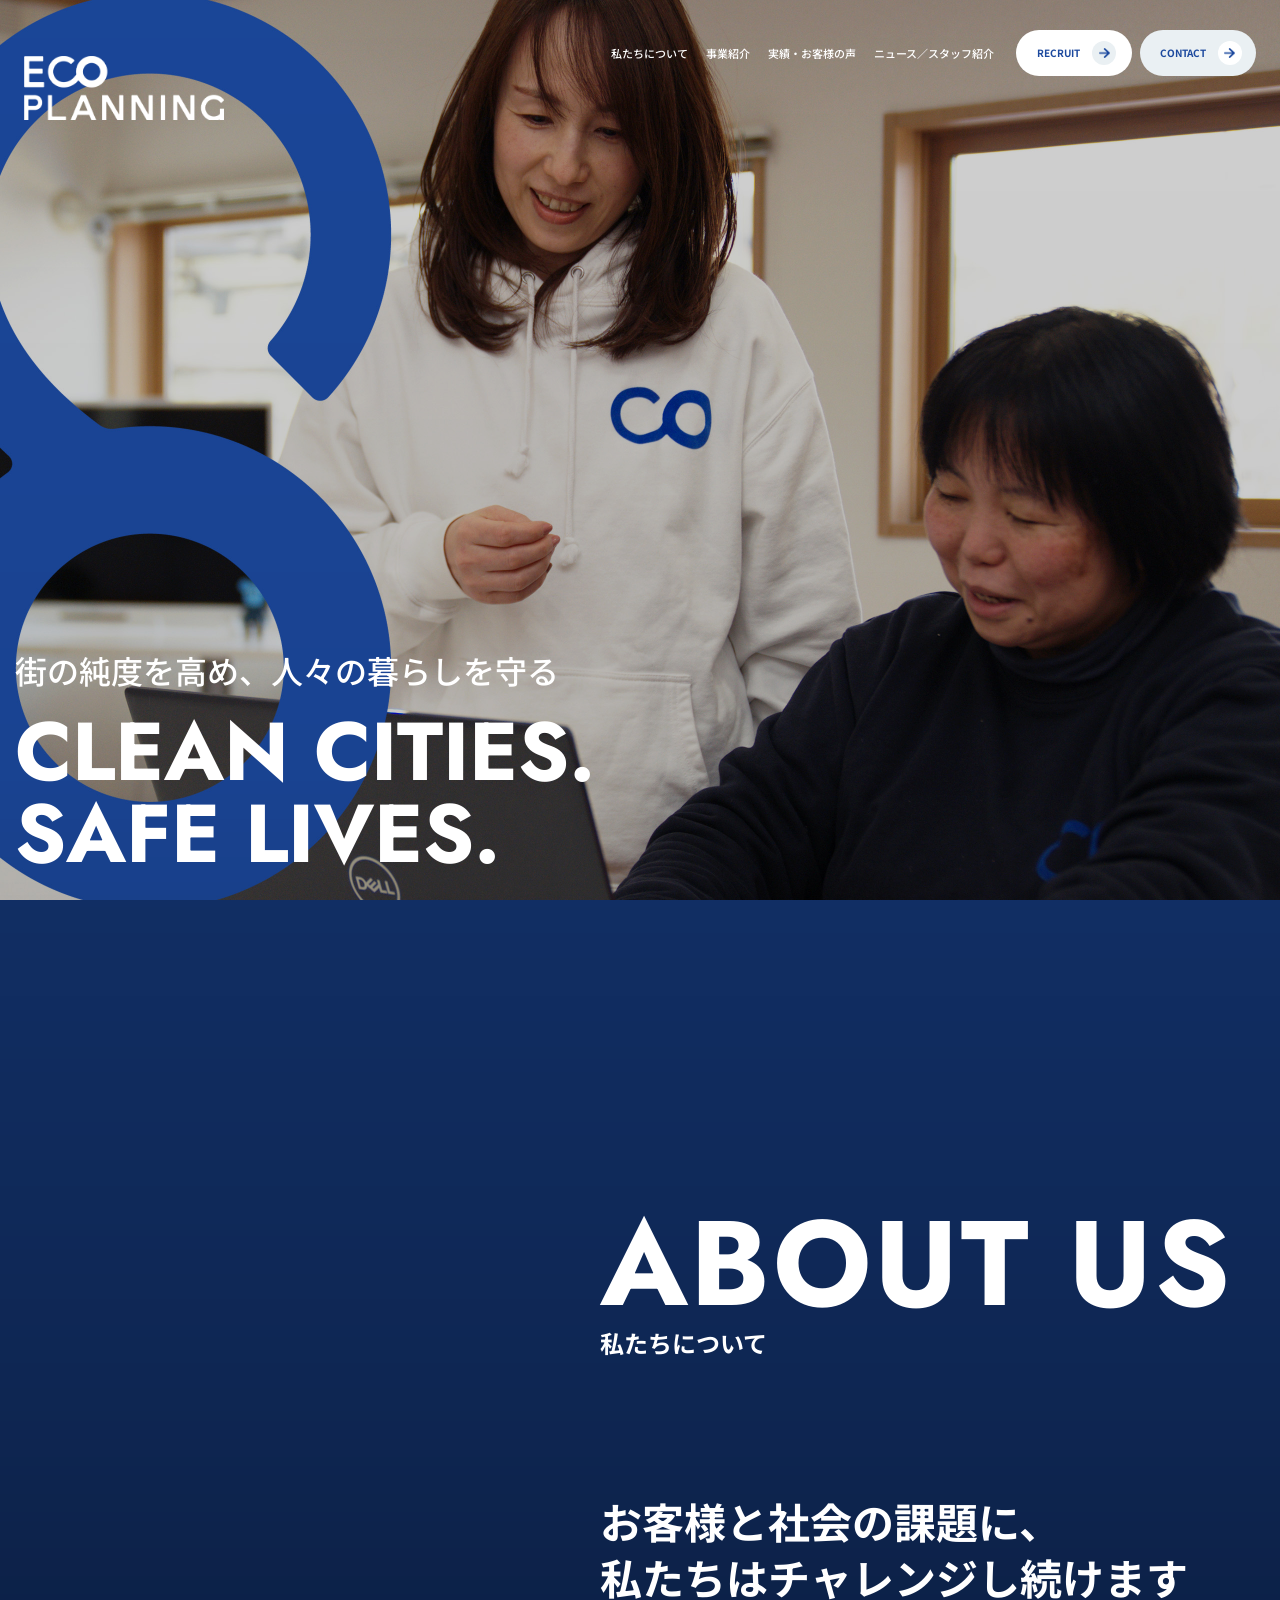
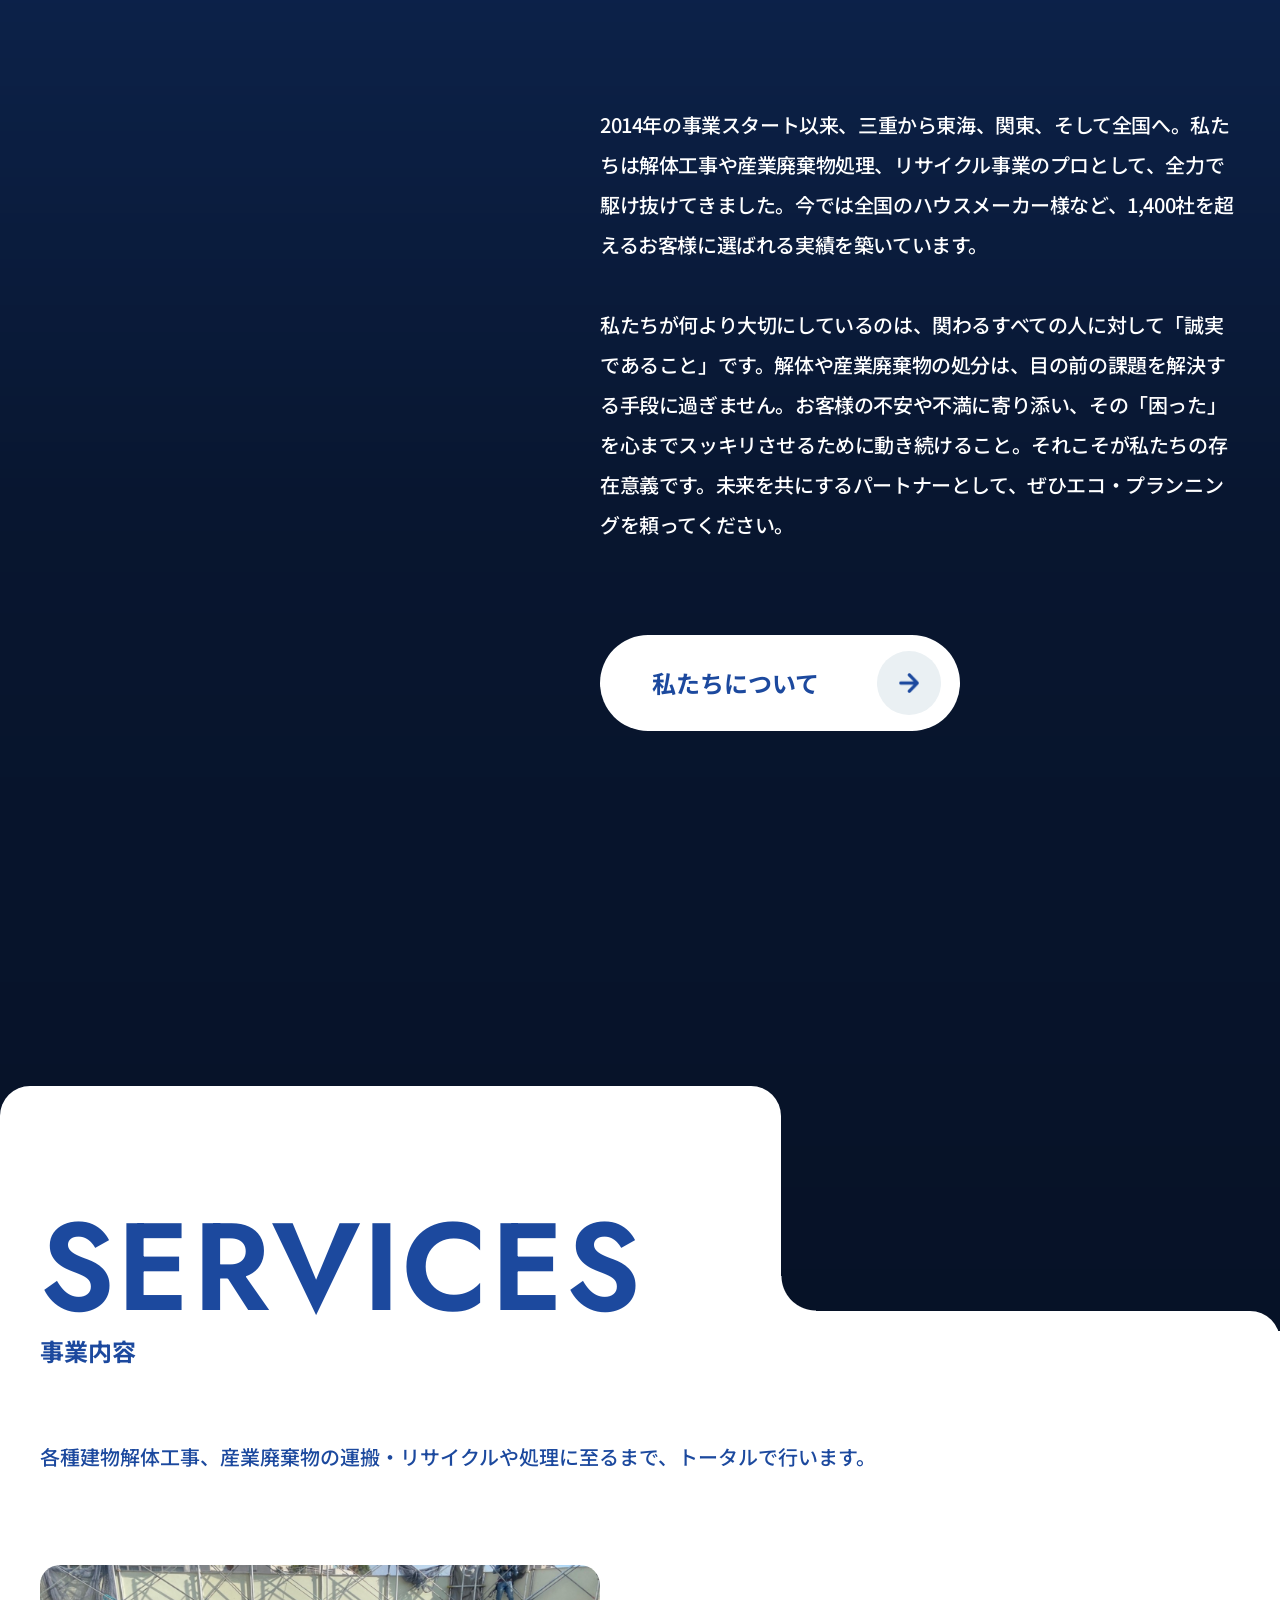
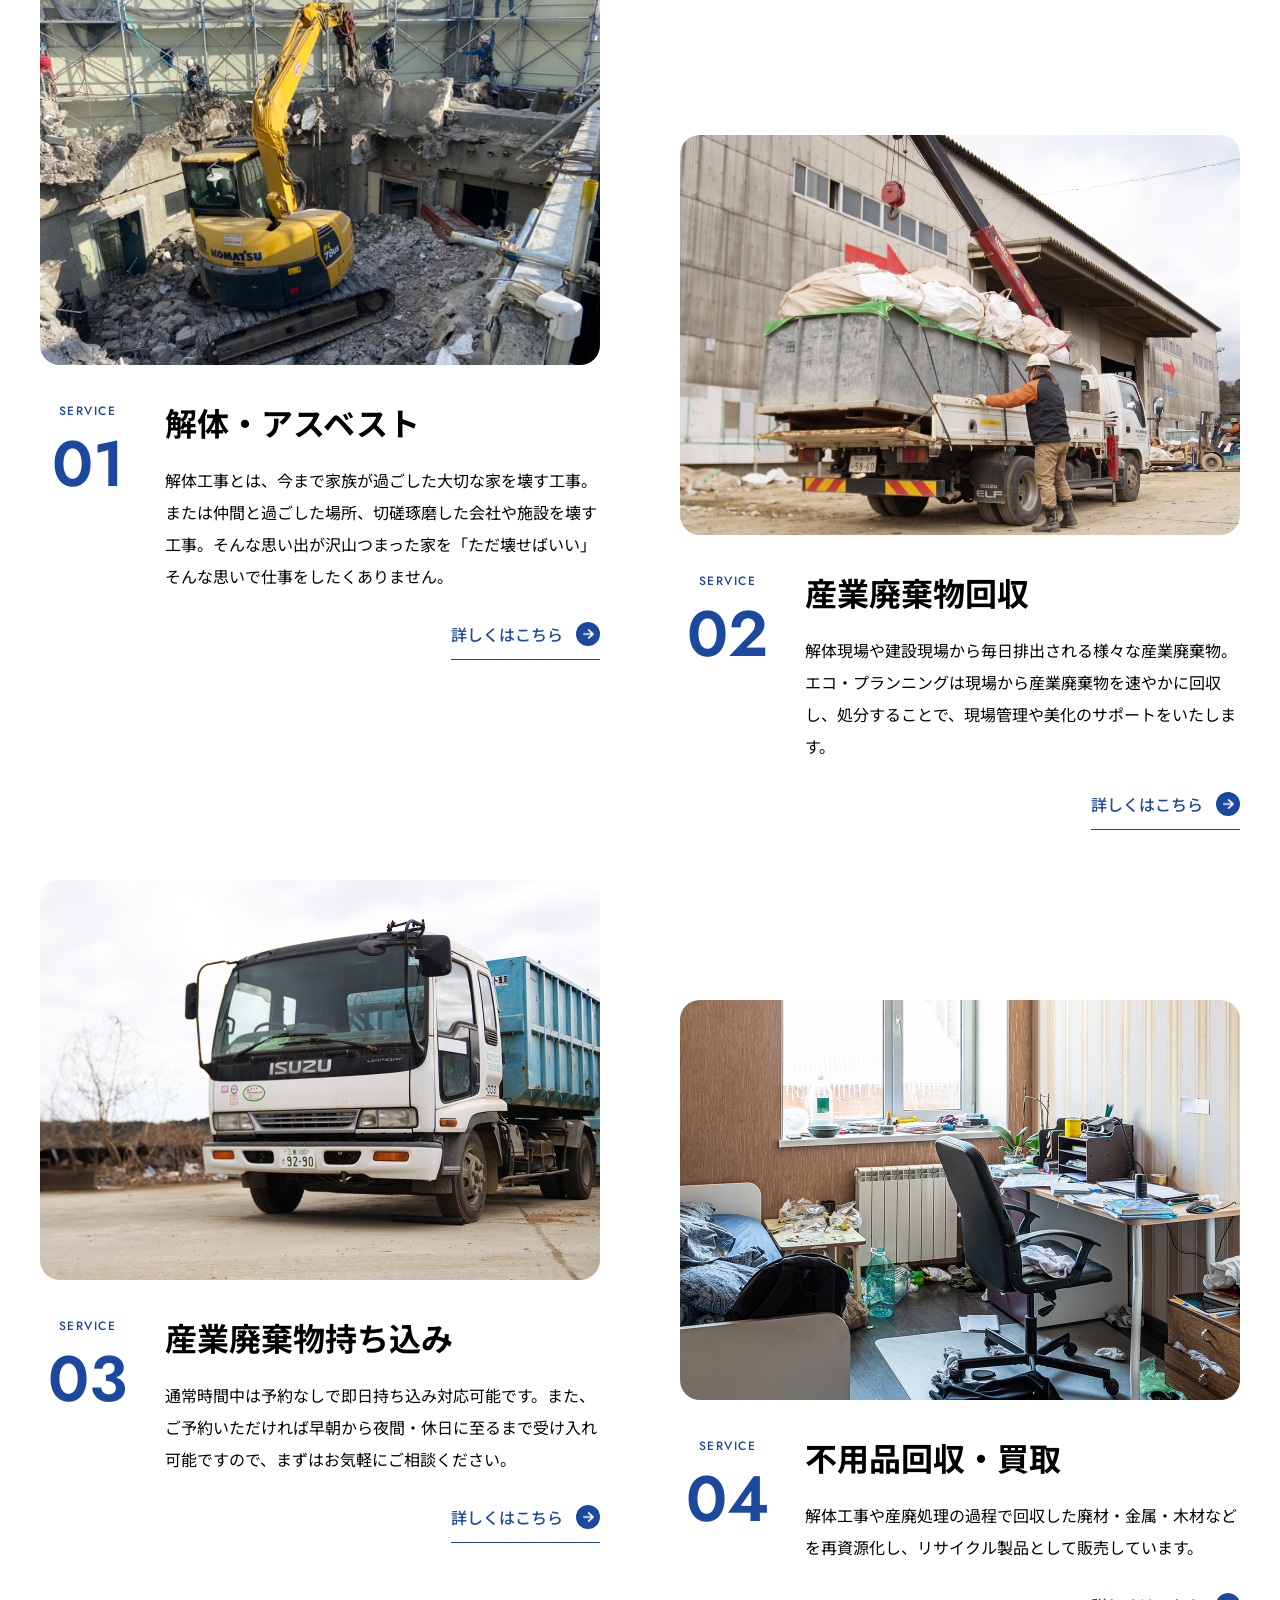
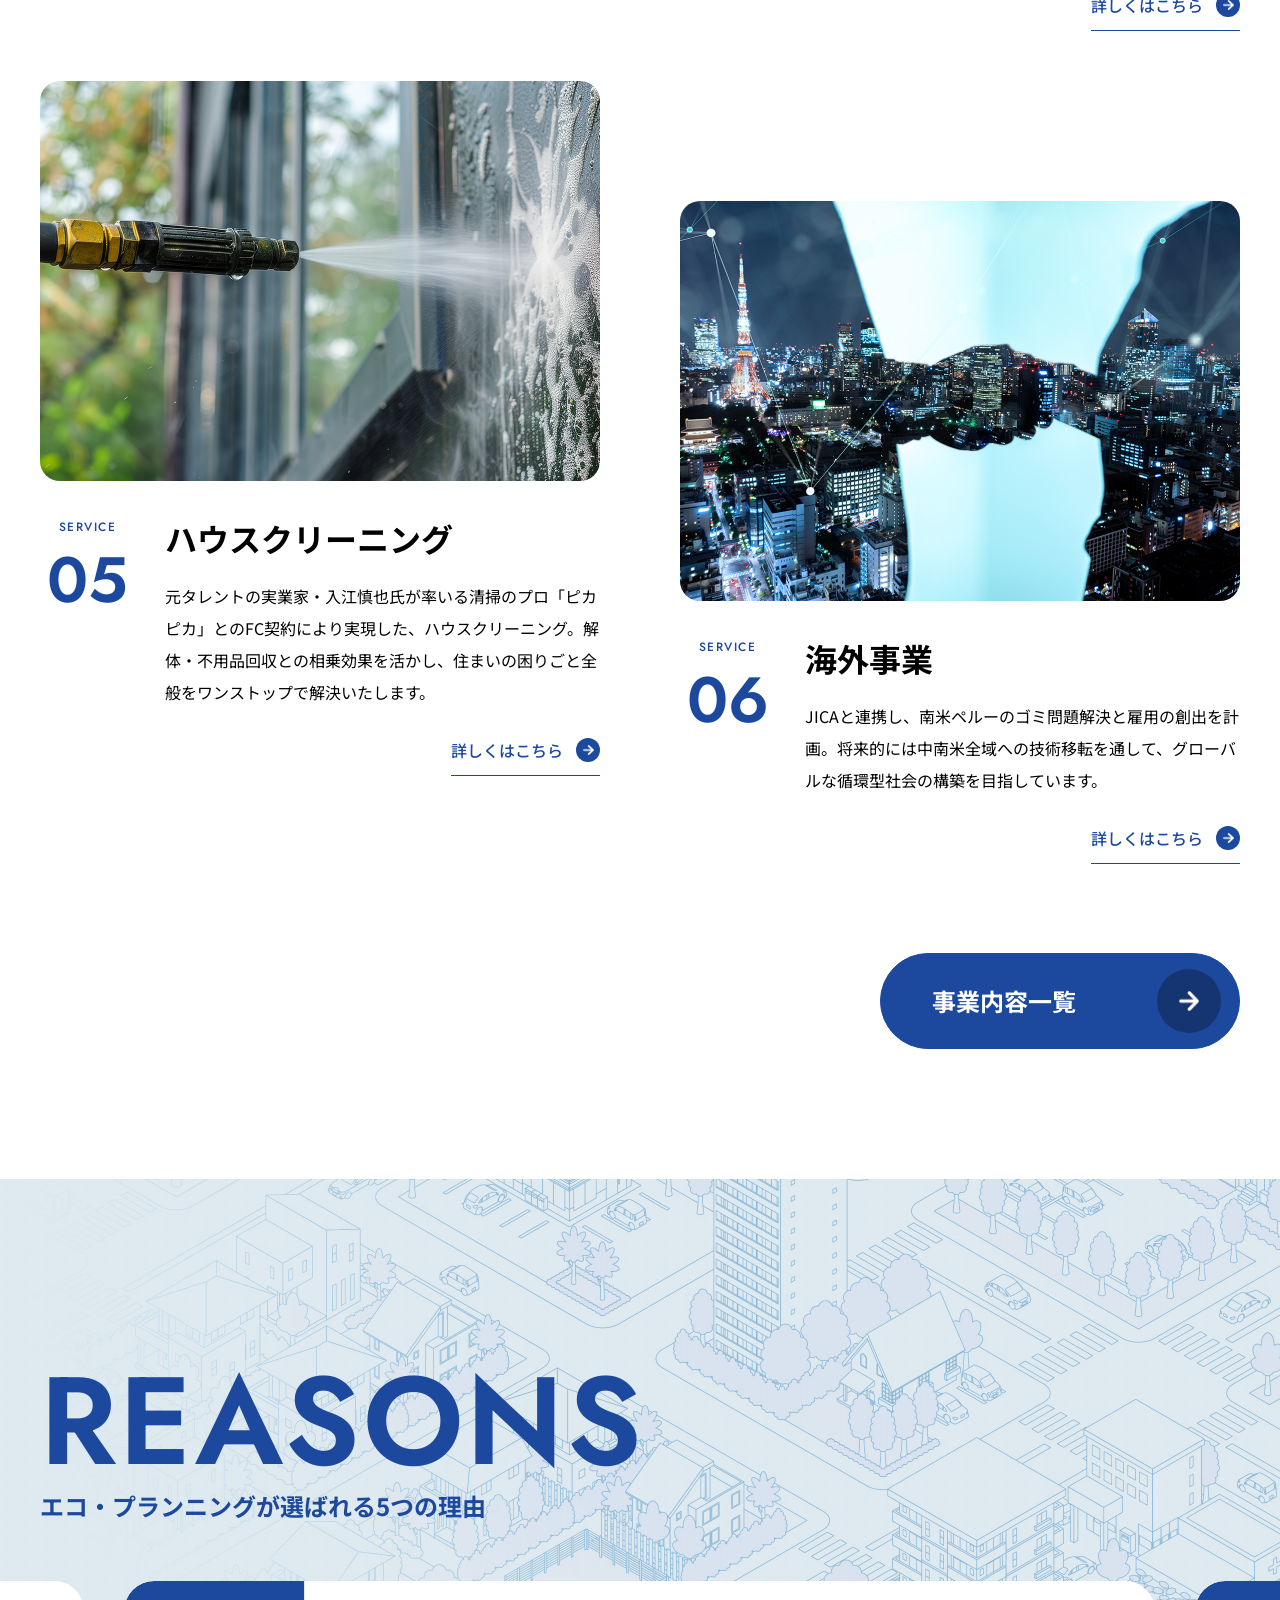
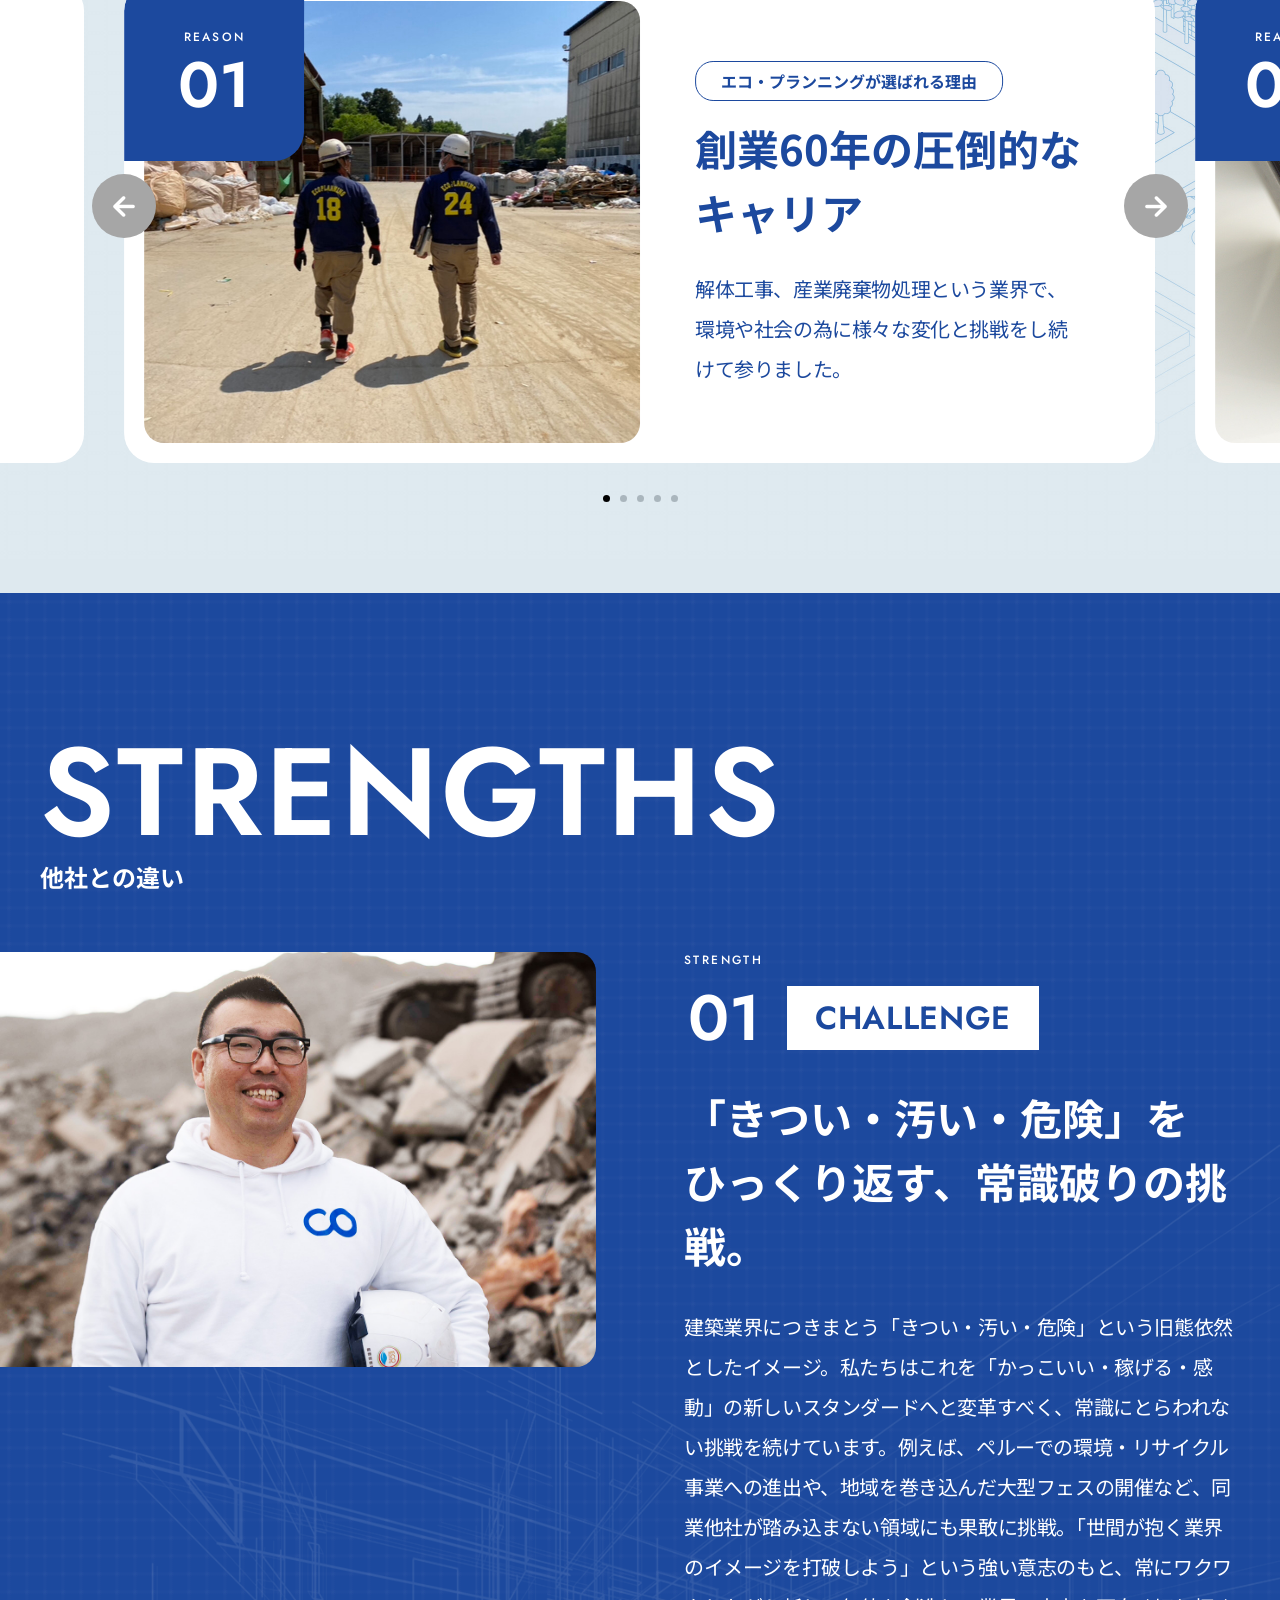
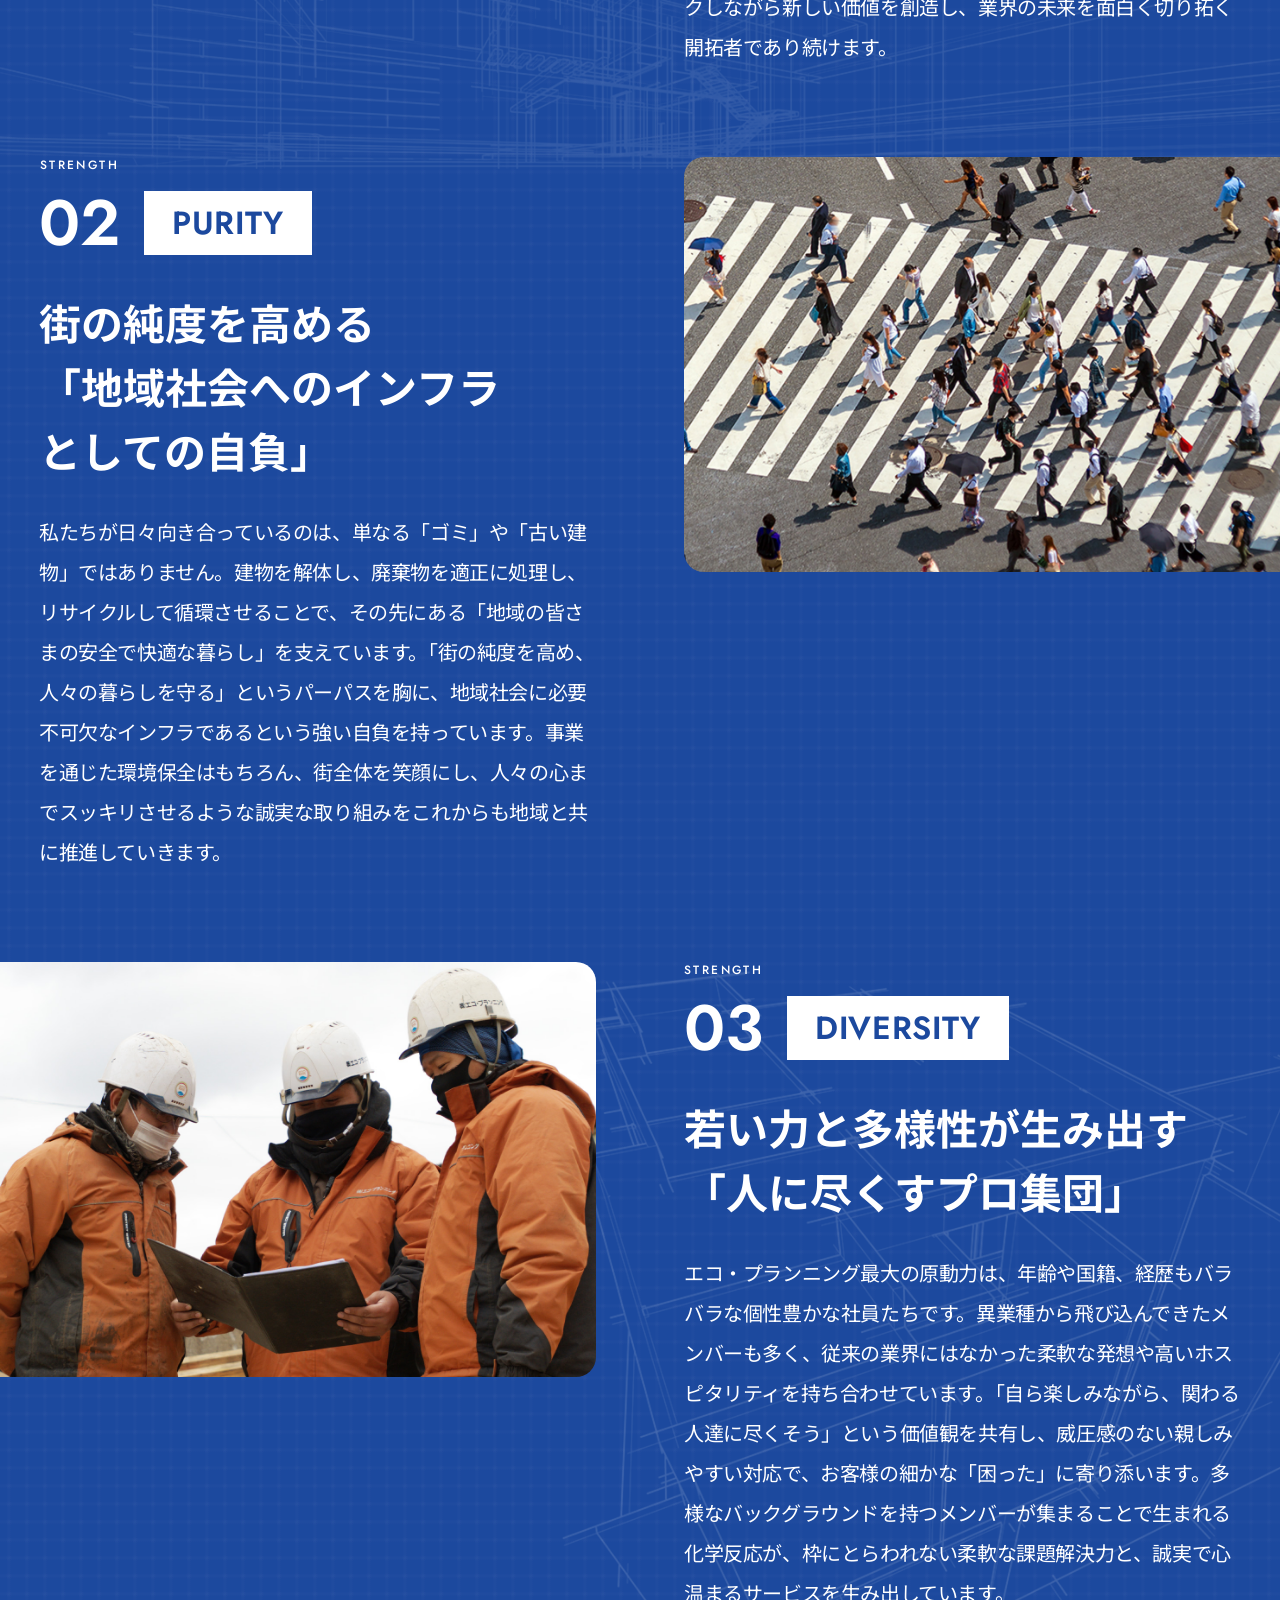
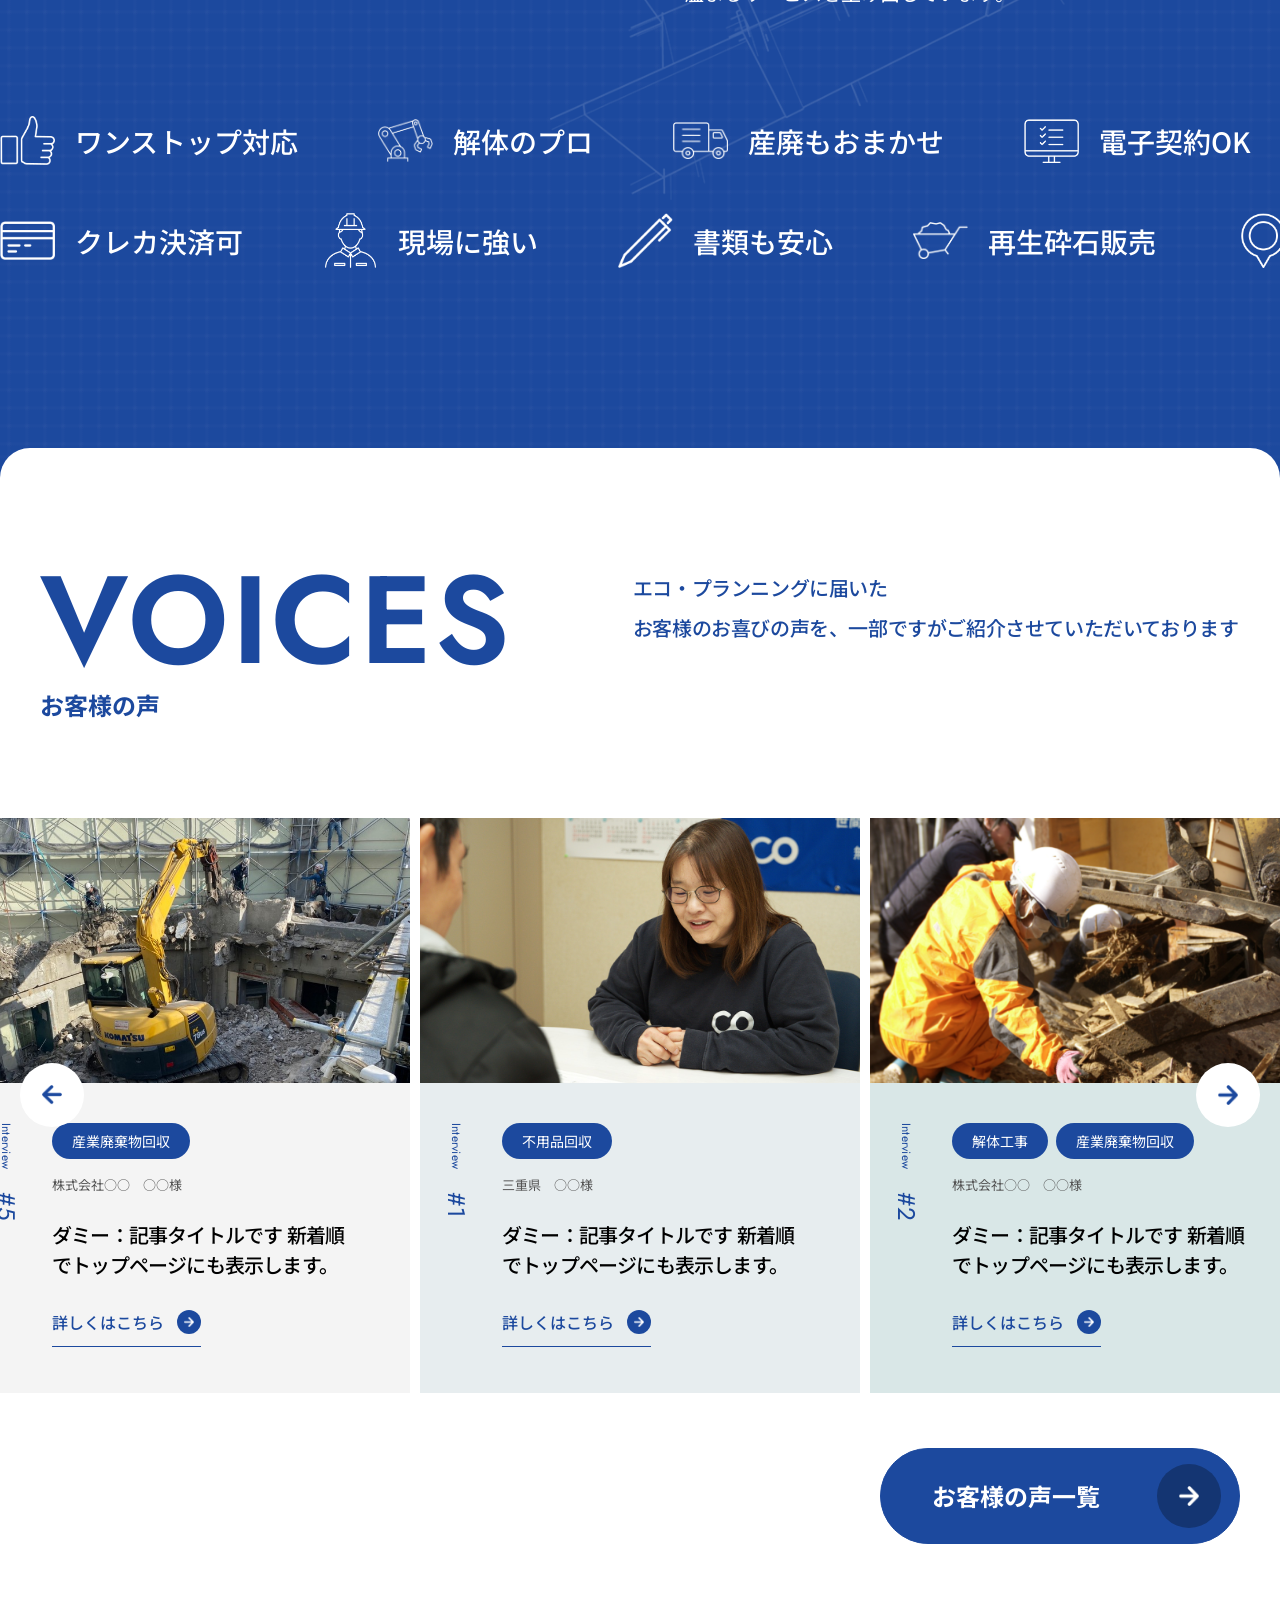
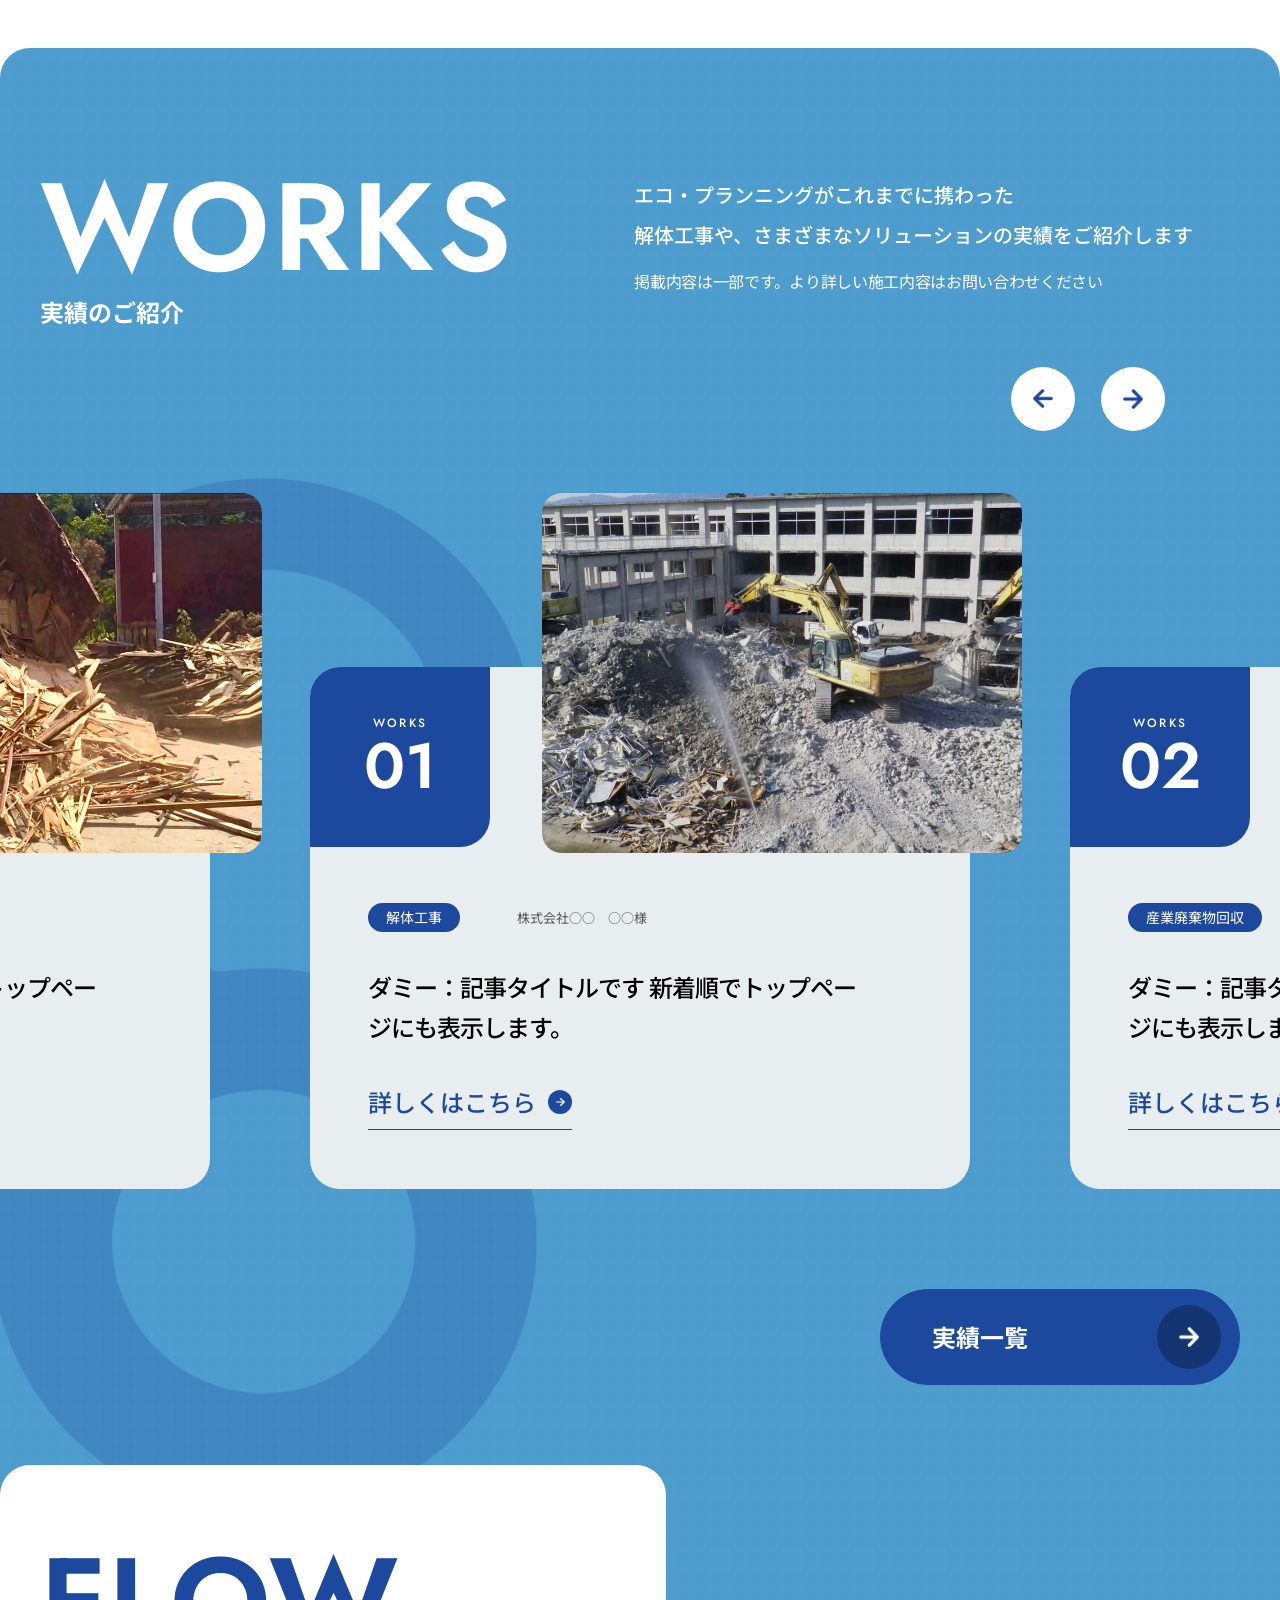
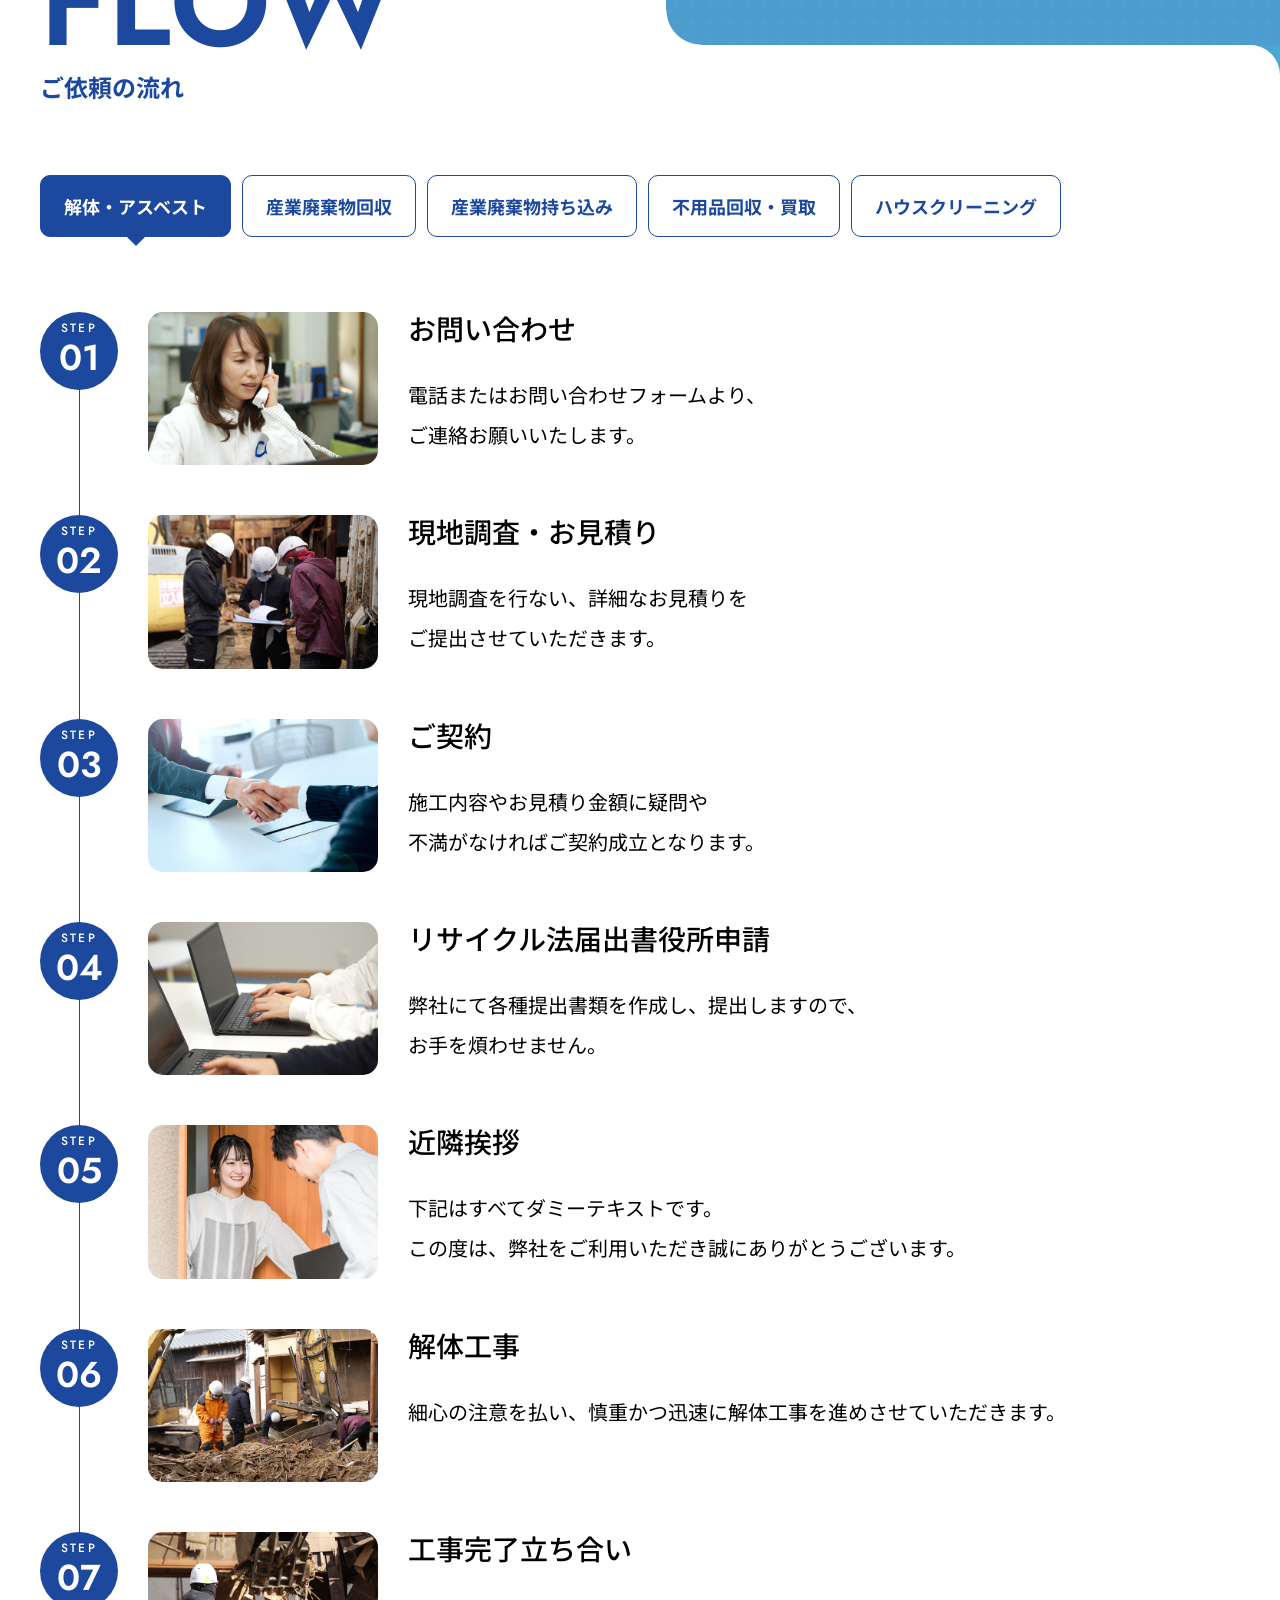
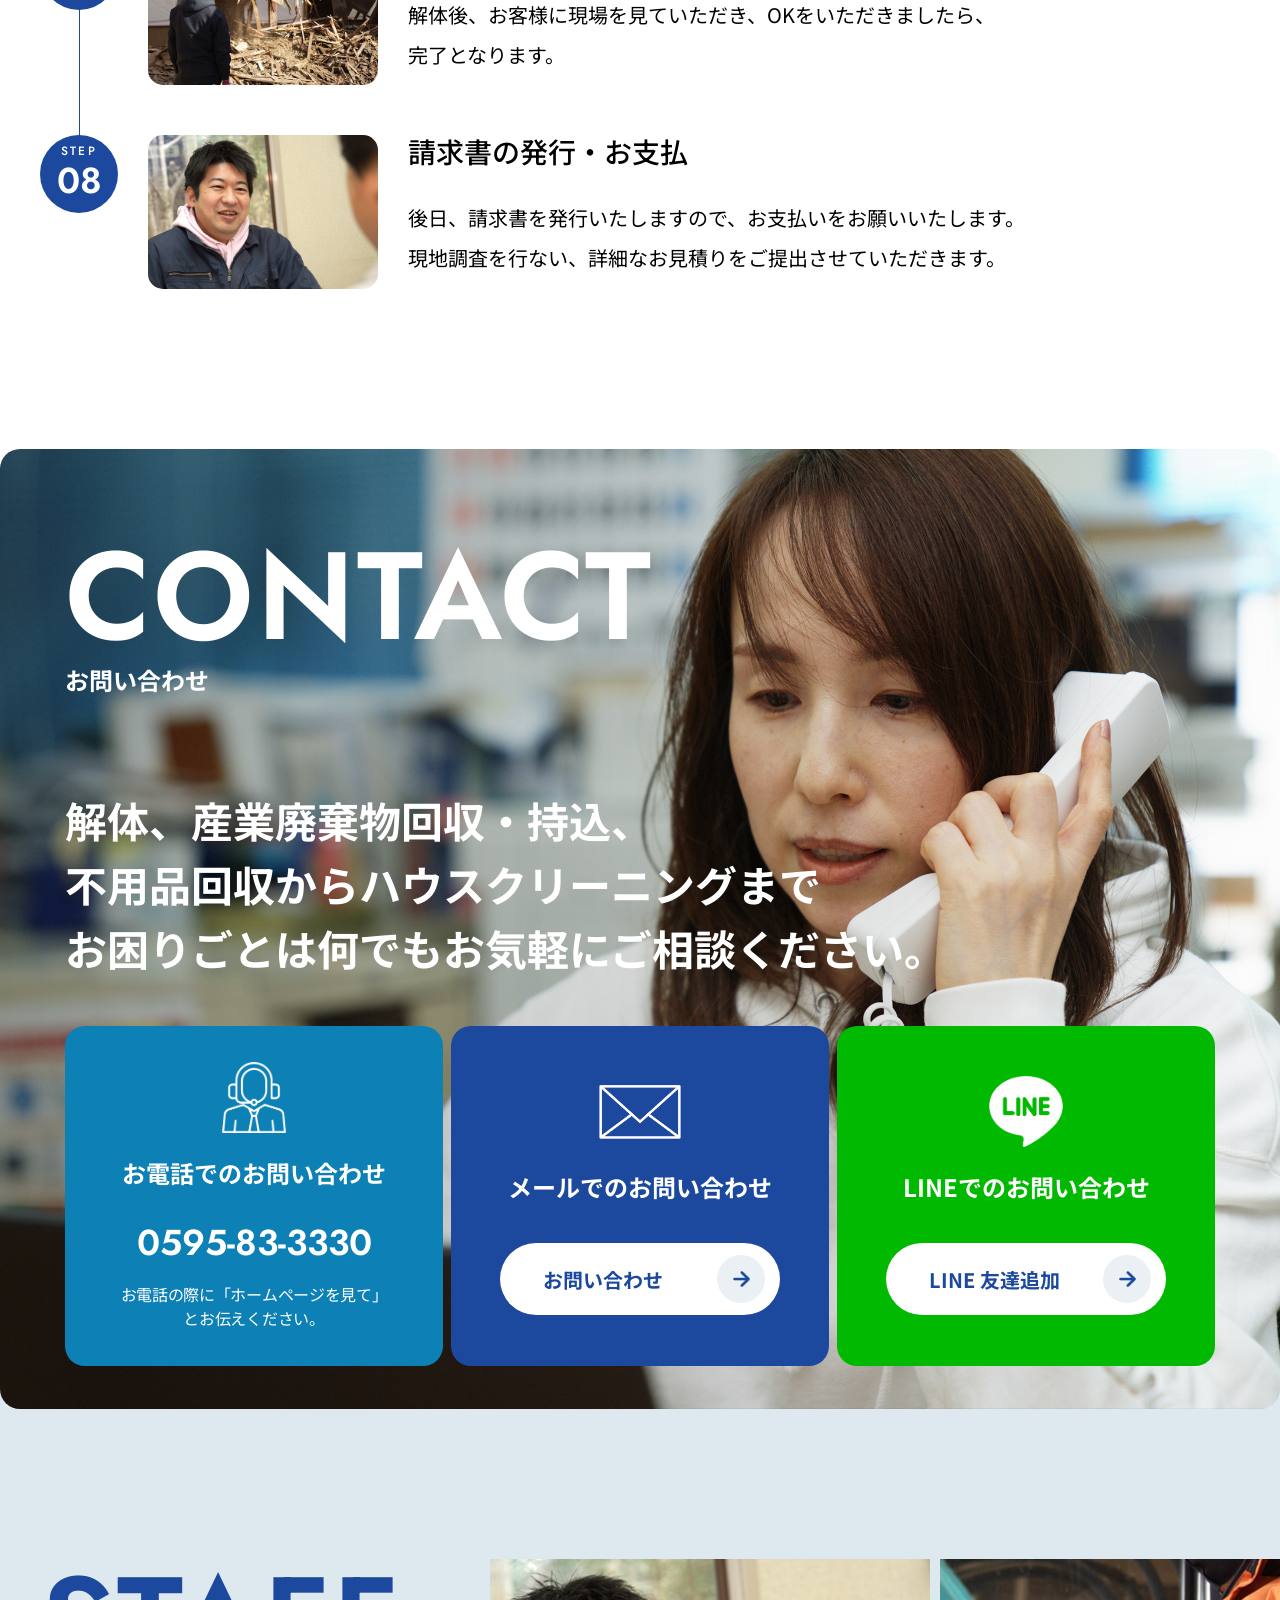
<file: index.html>
<!DOCTYPE html>
<html lang="ja">

<head>
  <meta charset="UTF-8">
  <meta name="viewport" content="width=device-width, initial-scale=1.0">
  <link rel="preconnect" href="https://fonts.googleapis.com">
  <link rel="preconnect" href="https://fonts.gstatic.com" crossorigin>
  <link href="https://fonts.googleapis.com/css2?family=Jost:ital,wght@0,100..900;1,100..900&amp;family=Noto+Sans+JP:wght@100..900&amp;display=swap" rel="stylesheet">
  <link rel="stylesheet" href="https://cdn.jsdelivr.net/npm/swiper@11/swiper-bundle.min.css">
  <link rel="stylesheet" href="./css/style.css">
  <title>ECO PLANNING</title>
</head>

<body class="home">
  <header class="site-header">
    <div class="site-header__inner">
      <a class="site-header__logo" href="#">
        <img src="./img/common/logo-white.png" alt="ECO PLANNING">
      </a>

      <nav class="site-header__nav js-drawer" aria-label="グローバルナビゲーション">
        <ul class="site-header__nav-list">
          <li class="site-header__nav-item">
            <a class="site-header__nav-link" href="#">私たちについて</a>
          </li>
          <li class="site-header__nav-item">
            <a class="site-header__nav-link" href="#">事業紹介</a>
          </li>
          <li class="site-header__nav-item">
            <a class="site-header__nav-link" href="#">実績・お客様の声</a>
          </li>
          <li class="site-header__nav-item">
            <a class="site-header__nav-link" href="#">ニュース／スタッフ紹介</a>
          </li>
        </ul>

        <div class="site-header__buttons">
          <a class="site-header__button" href="#">
            <span>recruit</span>
            <span class="site-arrow-icon site-header__button-icon" aria-hidden="true">
              <img src="./img/common/arrow-blue.png" alt="">
            </span>
          </a>
          <a class="site-header__button site-header__button--contact" href="#">
            <span>contact</span>
            <span class="site-arrow-icon site-header__button-icon" aria-hidden="true">
              <img src="./img/common/arrow-blue.png" alt="">
            </span>
          </a>
        </div>
      </nav>

      <button class="site-header__hamburger js-hamburger" type="button" aria-label="メニューを開く">
        <span class="site-header__hamburger-line"></span>
        <span class="site-header__hamburger-line"></span>
        <span class="site-header__hamburger-line"></span>
      </button>
    </div>
  </header>

  <main>
    <div class="top-hero-about">
      <div class="top-hero-about__background" aria-hidden="true">
        <div class="top-hero-about__background-sticky">
          <div class="top-hero-about__slide js-top-background-slide is-active">
            <img src="./img/top/fv-01.jpg" alt="">
          </div>
          <div class="top-hero-about__slide js-top-background-slide">
            <img src="./img/top/fv-02.jpg" alt="">
          </div>
          <div class="top-hero-about__slide js-top-background-slide">
            <img src="./img/top/fv-03.jpg" alt="">
          </div>
        </div>
      </div>

      <div class="top-hero-about__content">
        <section class="top-fv">
          <div class="top-fv__inner">
            <div class="top-fv__copy">
              <p class="top-fv__copy-jp">街の純度を高め、人々の暮らしを守る</p>
              <h1 class="top-fv__copy-en">clean cities.<br>safe lives.</h1>
            </div>
          </div>
        </section>

        <section class="top-about">
          <div class="top-about__inner inner">
            <div class="top-about__content">
              <div class="top-about__heading">
                <h2 class="top-about__title">about us</h2>
                <p class="site-heading-subtitle--default">私たちについて</p>
              </div>

              <p class="top-about__lead">お客様と社会の課題に、<br>私たちはチャレンジし続けます</p>

              <div class="top-about__texts">
                <p class="top-about__text">2014年の事業スタート以来、三重から東海、関東、そして全国へ。私たちは解体工事や産業廃棄物処理、リサイクル事業のプロとして、全力で駆け抜けてきました。今では全国のハウスメーカー様など、1,400社を超えるお客様に選ばれる実績を築いています。</p>
                <p class="top-about__text">私たちが何より大切にしているのは、関わるすべての人に対して「誠実であること」です。解体や産業廃棄物の処分は、目の前の課題を解決する手段に過ぎません。お客様の不安や不満に寄り添い、その「困った」を心までスッキリさせるために動き続けること。それこそが私たちの存在意義です。未来を共にするパートナーとして、ぜひエコ・プランニングを頼ってください。</p>
              </div>

              <a class="site-wide-button site-wide-button--white top-about__button" href="#">
                <span>私たちについて</span>
                <span class="site-arrow-icon site-wide-button__icon top-about__button-icon" aria-hidden="true">
                  <img src="./img/common/arrow-blue.png" alt="">
                </span>
              </a>
            </div>
          </div>
        </section>
      </div>
    </div>

    <section class="top-services">
      <div class="site-raised-panel top-services__panel">
        <div class="top-services__inner inner">
          <div class="top-services__heading">
            <h2 class="top-services__title site-heading--section-en">services</h2>
            <p class="top-services__subtitle site-heading-subtitle--default">事業内容</p>
          </div>

          <p class="top-services__lead">各種建物解体工事、産業廃棄物の運搬・リサイクルや処理に至るまで、トータルで行います。</p>

          <ol class="top-services__list">
            <li class="top-services__item">
              <div class="top-services__image">
                <img src="./img/top/service-01.jpg" alt="解体工事を行うスタッフ">
              </div>
              <div class="top-services__item-body">
                <div class="top-services__number">
                  <span class="top-services__number-label">service</span>
                  <span class="top-services__number-value">01</span>
                </div>
                <div class="top-services__item-content">
                  <h3 class="top-services__item-title">解体・アスベスト</h3>
                  <p class="top-services__item-text">解体工事とは、今まで家族が過ごした大切な家を壊す工事。または仲間と過ごした場所、切磋琢磨した会社や施設を壊す工事。そんな思い出が沢山つまった家を「ただ壊せばいい」そんな思いで仕事をしたくありません。</p>
                  <a class="top-services__item-link" href="#">
                    <span>詳しくはこちら</span>
                    <span class="site-arrow-icon top-services__item-link-icon" aria-hidden="true">
                      <img src="./img/common/arrow-white.png" alt="">
                    </span>
                  </a>
                </div>
              </div>
            </li>

            <li class="top-services__item">
              <div class="top-services__image">
                <img src="./img/top/service-02.jpg" alt="産業廃棄物を回収する作業車">
              </div>
              <div class="top-services__item-body">
                <div class="top-services__number">
                  <span class="top-services__number-label">service</span>
                  <span class="top-services__number-value">02</span>
                </div>
                <div class="top-services__item-content">
                  <h3 class="top-services__item-title">産業廃棄物回収</h3>
                  <p class="top-services__item-text">解体現場や建設現場から毎日排出される様々な産業廃棄物。エコ・プランニングは現場から産業廃棄物を速やかに回収し、処分することで、現場管理や美化のサポートをいたします。</p>
                  <a class="top-services__item-link" href="#">
                    <span>詳しくはこちら</span>
                    <span class="site-arrow-icon top-services__item-link-icon" aria-hidden="true">
                      <img src="./img/common/arrow-white.png" alt="">
                    </span>
                  </a>
                </div>
              </div>
            </li>

            <li class="top-services__item">
              <div class="top-services__image">
                <img src="./img/top/service-03.jpg" alt="産業廃棄物を運搬するトラック">
              </div>
              <div class="top-services__item-body">
                <div class="top-services__number">
                  <span class="top-services__number-label">service</span>
                  <span class="top-services__number-value">03</span>
                </div>
                <div class="top-services__item-content">
                  <h3 class="top-services__item-title">産業廃棄物持ち込み</h3>
                  <p class="top-services__item-text">通常時間中は予約なしで即日持ち込み対応可能です。また、ご予約いただければ早朝から夜間・休日に至るまで受け入れ可能ですので、まずはお気軽にご相談ください。</p>
                  <a class="top-services__item-link" href="#">
                    <span>詳しくはこちら</span>
                    <span class="site-arrow-icon top-services__item-link-icon" aria-hidden="true">
                      <img src="./img/common/arrow-white.png" alt="">
                    </span>
                  </a>
                </div>
              </div>
            </li>

            <li class="top-services__item">
              <div class="top-services__image">
                <img src="./img/top/service-04.jpg" alt="不用品回収前の室内">
              </div>
              <div class="top-services__item-body">
                <div class="top-services__number">
                  <span class="top-services__number-label">service</span>
                  <span class="top-services__number-value">04</span>
                </div>
                <div class="top-services__item-content">
                  <h3 class="top-services__item-title">不用品回収・買取</h3>
                  <p class="top-services__item-text">解体工事や産廃処理の過程で回収した廃材・金属・木材などを再資源化し、リサイクル製品として販売しています。</p>
                  <a class="top-services__item-link" href="#">
                    <span>詳しくはこちら</span>
                    <span class="site-arrow-icon top-services__item-link-icon" aria-hidden="true">
                      <img src="./img/common/arrow-white.png" alt="">
                    </span>
                  </a>
                </div>
              </div>
            </li>

            <li class="top-services__item">
              <div class="top-services__image">
                <img src="./img/top/service-05.jpg" alt="ハウスクリーニングの様子">
              </div>
              <div class="top-services__item-body">
                <div class="top-services__number">
                  <span class="top-services__number-label">service</span>
                  <span class="top-services__number-value">05</span>
                </div>
                <div class="top-services__item-content">
                  <h3 class="top-services__item-title">ハウスクリーニング</h3>
                  <p class="top-services__item-text">元タレントの実業家・入江慎也氏が率いる清掃のプロ「ピカピカ」とのFC契約により実現した、ハウスクリーニング。解体・不用品回収との相乗効果を活かし、住まいの困りごと全般をワンストップで解決いたします。</p>
                  <a class="top-services__item-link" href="#">
                    <span>詳しくはこちら</span>
                    <span class="site-arrow-icon top-services__item-link-icon" aria-hidden="true">
                      <img src="./img/common/arrow-white.png" alt="">
                    </span>
                  </a>
                </div>
              </div>
            </li>

            <li class="top-services__item">
              <div class="top-services__image">
                <img src="./img/top/service-06.jpg" alt="都市と握手を組み合わせたイメージ">
              </div>
              <div class="top-services__item-body">
                <div class="top-services__number">
                  <span class="top-services__number-label">service</span>
                  <span class="top-services__number-value">06</span>
                </div>
                <div class="top-services__item-content">
                  <h3 class="top-services__item-title">海外事業</h3>
                  <p class="top-services__item-text">JICAと連携し、南米ペルーのゴミ問題解決と雇用の創出を計画。将来的には中南米全域への技術移転を通して、グローバルな循環型社会の構築を目指しています。
                  </p>
                  <a class="top-services__item-link" href="#">
                    <span>詳しくはこちら</span>
                    <span class="site-arrow-icon top-services__item-link-icon" aria-hidden="true">
                      <img src="./img/common/arrow-white.png" alt="">
                    </span>
                  </a>
                </div>
              </div>
            </li>
          </ol>

          <a class="site-wide-button site-wide-button--blue top-services__button" href="#">
            <span>事業内容一覧</span>
            <span class="site-arrow-icon site-wide-button__icon top-services__button-icon" aria-hidden="true">
              <img src="./img/common/arrow-white.png" alt="">
            </span>
          </a>
        </div>
      </div>
    </section>

    <section class="top-reasons">
      <div class="top-reasons__heading inner">
        <h2 class="top-reasons__title site-heading--section-en">reasons</h2>
        <p class="top-reasons__subtitle site-heading-subtitle--default">エコ・プランニングが選ばれる5つの理由</p>
      </div>

      <div class="swiper top-reasons__slider js-top-reasons-slider">
        <div class="swiper-wrapper">
          <article class="swiper-slide top-reasons__slide">
            <div class="top-reasons__card">
              <div class="top-reasons__number">
                <span class="top-reasons__number-label">reason</span>
                <span class="top-reasons__number-value">01</span>
              </div>
              <div class="top-reasons__image">
                <img src="./img/top/reason-01.jpg" alt="重機を操作するスタッフ">
              </div>
              <div class="top-reasons__content">
                <p class="top-reasons__tag">エコ・プランニングが選ばれる理由</p>
                <h3 class="top-reasons__card-title">創業60年の圧倒的な<br>キャリア</h3>
                <p class="top-reasons__text">解体工事、産業廃棄物処理という業界で、環境や社会の為に様々な変化と挑戦をし続けて参りました。</p>
              </div>
            </div>
          </article>

          <article class="swiper-slide top-reasons__slide">
            <div class="top-reasons__card">
              <div class="top-reasons__number">
                <span class="top-reasons__number-label">reason</span>
                <span class="top-reasons__number-value">02</span>
              </div>
              <div class="top-reasons__image">
                <img src="./img/top/reason-02.jpg" alt="パソコンを使用するスタッフ">
              </div>
              <div class="top-reasons__content">
                <p class="top-reasons__tag">エコ・プランニングが選ばれる理由</p>
                <h3 class="top-reasons__card-title">土曜・祝日も稼働。<br>夜間工事にも対応可能</h3>
                <p class="top-reasons__text">土曜や祝日も稼働しており、早朝の持ち込みや夜間工事などご要望をお気軽にご相談ください。</p>
              </div>
            </div>
          </article>

          <article class="swiper-slide top-reasons__slide">
            <div class="top-reasons__card">
              <div class="top-reasons__number">
                <span class="top-reasons__number-label">reason</span>
                <span class="top-reasons__number-value">03</span>
              </div>
              <div class="top-reasons__image">
                <img src="./img/top/reason-03.jpg" alt="現場で働く3名のスタッフ">
              </div>
              <div class="top-reasons__content">
                <p class="top-reasons__tag">エコ・プランニングが選ばれる理由</p>
                <h3 class="top-reasons__card-title">お客様も自分たちも<br>ワクワクできるよう、<br>常に変化し続ける</h3>
                <p class="top-reasons__text">リサイクル率の向上を追求しながら、お客様が驚くような満足を追求し続けます！</p>
              </div>
            </div>
          </article>

          <article class="swiper-slide top-reasons__slide">
            <div class="top-reasons__card">
              <div class="top-reasons__number">
                <span class="top-reasons__number-label">reason</span>
                <span class="top-reasons__number-value">04</span>
              </div>
              <div class="top-reasons__image">
                <img src="./img/top/reason-04.jpg" alt="エコ・プランニングの処理工場">
              </div>
              <div class="top-reasons__content">
                <p class="top-reasons__tag">エコ・プランニングが選ばれる理由</p>
                <h3 class="top-reasons__card-title">自社最終処分場を保有</h3>
                <p class="top-reasons__text">収集運搬から最終処分まで一元管理。不透明なリスクを排除し、確実な適正処理を約束。</p>
              </div>
            </div>
          </article>

          <article class="swiper-slide top-reasons__slide">
            <div class="top-reasons__card">
              <div class="top-reasons__number">
                <span class="top-reasons__number-label">reason</span>
                <span class="top-reasons__number-value">05</span>
              </div>
              <div class="top-reasons__image">
                <img src="./img/top/reason-05.jpg" alt="フォークリフトを操作するスタッフ">
              </div>
              <div class="top-reasons__content">
                <p class="top-reasons__tag">エコ・プランニングが選ばれる理由</p>
                <h3 class="top-reasons__card-title">年間1万件の<br>圧倒的な回収実績</h3>
                <p class="top-reasons__text">三重県下最大級の取引額と豊富な車両。現場を止めない圧倒的なスピード回収を叶えます。</p>
              </div>
            </div>
          </article>
        </div>

        <button class="top-reasons__navigation top-reasons__navigation--prev" type="button" aria-label="前の理由を表示">
          <img src="./img/common/arrow-white.png" alt="">
        </button>
        <button class="top-reasons__navigation top-reasons__navigation--next" type="button" aria-label="次の理由を表示">
          <img src="./img/common/arrow-white.png" alt="">
        </button>
        <div class="swiper-pagination top-reasons__pagination"></div>
      </div>
    </section>

    <section class="top-strengths">
      <img class="top-strengths__pattern top-strengths__pattern--01" src="./img/top/strength-pattern-01.png" alt="" aria-hidden="true">
      <img class="top-strengths__pattern top-strengths__pattern--02" src="./img/top/strength-pattern-02.png" alt="" aria-hidden="true">

      <div class="top-strengths__inner">
        <div class="top-strengths__heading inner">
          <h2 class="top-strengths__title site-heading--section-en">strengths</h2>
          <p class="top-strengths__subtitle site-heading-subtitle--default">他社との違い</p>
        </div>

        <ol class="top-strengths__list">
          <li class="top-strengths__item">
            <div class="top-strengths__image">
              <img src="./img/top/strength-01.jpg" alt="解体現場に立つスタッフ">
            </div>
            <div class="top-strengths__content">
              <div class="top-strengths__label">
                <div class="top-strengths__number">
                  <span class="top-strengths__number-label">strength</span>
                  <span class="top-strengths__number-value">01</span>
                </div>
                <span class="top-strengths__keyword">challenge</span>
              </div>
              <h3 class="top-strengths__item-title">「きつい・汚い・危険」を<br>ひっくり返す、常識破りの挑戦。</h3>
              <p class="top-strengths__text">建築業界につきまとう「きつい・汚い・危険」という旧態依然としたイメージ。私たちはこれを「かっこいい・稼げる・感動」の新しいスタンダードへと変革すべく、常識にとらわれない挑戦を続けています。例えば、ペルーでの環境・リサイクル事業への進出や、地域を巻き込んだ大型フェスの開催など、同業他社が踏み込まない領域にも果敢に挑戦。「世間が抱く業界のイメージを打破しよう」という強い意志のもと、常にワクワクしながら新しい価値を創造し、業界の未来を面白く切り拓く開拓者であり続けます。		</p>
            </div>
          </li>

          <li class="top-strengths__item top-strengths__item--reverse">
            <div class="top-strengths__content">
              <div class="top-strengths__label">
                <div class="top-strengths__number">
                  <span class="top-strengths__number-label">strength</span>
                  <span class="top-strengths__number-value">02</span>
                </div>
                <span class="top-strengths__keyword">purity</span>
              </div>
              <h3 class="top-strengths__item-title">街の純度を高める<br>「地域社会へのインフラ<br>としての自負」</h3>
              <p class="top-strengths__text">私たちが日々向き合っているのは、単なる「ゴミ」や「古い建物」ではありません。建物を解体し、廃棄物を適正に処理し、リサイクルして循環させることで、その先にある「地域の皆さまの安全で快適な暮らし」を支えています。「街の純度を高め、人々の暮らしを守る」というパーパスを胸に、地域社会に必要不可欠なインフラであるという強い自負を持っています。事業を通じた環境保全はもちろん、街全体を笑顔にし、人々の心までスッキリさせるような誠実な取り組みをこれからも地域と共に推進していきます。</p>
            </div>
            <div class="top-strengths__image">
              <img src="./img/top/strength-02.jpg" alt="街を行き交う人々">
            </div>
          </li>

          <li class="top-strengths__item">
            <div class="top-strengths__image">
              <img src="./img/top/strength-03.jpg" alt="現場で打ち合わせを行うスタッフ">
            </div>
            <div class="top-strengths__content">
              <div class="top-strengths__label">
                <div class="top-strengths__number">
                  <span class="top-strengths__number-label">strength</span>
                  <span class="top-strengths__number-value">03</span>
                </div>
                <span class="top-strengths__keyword">diversity</span>
              </div>
              <h3 class="top-strengths__item-title">若い力と多様性が生み出す<br>「人に尽くすプロ集団」</h3>
              <p class="top-strengths__text">エコ・プランニング最大の原動力は、年齢や国籍、経歴もバラバラな個性豊かな社員たちです。異業種から飛び込んできたメンバーも多く、従来の業界にはなかった柔軟な発想や高いホスピタリティを持ち合わせています。「自ら楽しみながら、関わる人達に尽くそう」という価値観を共有し、威圧感のない親しみやすい対応で、お客様の細かな「困った」に寄り添います。多様なバックグラウンドを持つメンバーが集まることで生まれる化学反応が、枠にとらわれない柔軟な課題解決力と、誠実で心温まるサービスを生み出しています。</p>
            </div>
          </li>
        </ol>
      </div>

      <div class="top-strengths__keywords">
        <div class="top-strengths__keyword-loop js-keyword-loop">
          <div class="top-strengths__keyword-motion">
            <ul class="top-strengths__keyword-track">
              <li class="top-strengths__keyword-item"><img src="./img/top/keyword-one-stop.png" alt=""><span>ワンストップ対応</span></li>
              <li class="top-strengths__keyword-item"><img src="./img/top/keyword-demolition.png" alt=""><span>解体のプロ</span></li>
              <li class="top-strengths__keyword-item"><img src="./img/top/keyword-industrial-waste.png" alt=""><span>産廃もおまかせ</span></li>
              <li class="top-strengths__keyword-item"><img src="./img/top/keyword-contract.png" alt=""><span>電子契約OK</span></li>
              <li class="top-strengths__keyword-item"><img src="./img/top/keyword-disposal-site.png" alt=""><span>自社処分場あり</span></li>
              <li class="top-strengths__keyword-item"><img src="./img/top/keyword-night-work.png" alt=""><span>夜間工事対応</span></li>
              <li class="top-strengths__keyword-item"><img src="./img/top/keyword-speed-collection.png" alt=""><span>スピード回収</span></li>
            </ul>
          </div>
        </div>

        <div class="top-strengths__keyword-loop top-strengths__keyword-loop--reverse js-keyword-loop">
          <div class="top-strengths__keyword-motion">
            <ul class="top-strengths__keyword-track">
              <li class="top-strengths__keyword-item"><img src="./img/top/keyword-credit-card.png" alt=""><span>クレカ決済可</span></li>
              <li class="top-strengths__keyword-item"><img src="./img/top/keyword-field.png" alt=""><span>現場に強い</span></li>
              <li class="top-strengths__keyword-item"><img src="./img/top/keyword-documents.png" alt=""><span>書類も安心</span></li>
              <li class="top-strengths__keyword-item"><img src="./img/top/keyword-recycled-stone.png" alt=""><span>再生砕石販売</span></li>
              <li class="top-strengths__keyword-item"><img src="./img/top/keyword-local.png" alt=""><span>地元密着</span></li>
              <li class="top-strengths__keyword-item"><img src="./img/top/keyword-foreign-language.png" alt=""><span>外国語対応OK</span></li>
              <li class="top-strengths__keyword-item"><img src="./img/top/keyword-peru.png" alt=""><span>ペルー進出中</span></li>
            </ul>
          </div>
        </div>
      </div>
    </section>

    <section class="top-voices">
      <div class="top-voices__panel">
        <div class="top-voices__heading inner">
          <div>
            <h2 class="top-voices__title site-heading--section-en">voices</h2>
            <p class="top-voices__subtitle site-heading-subtitle--default">お客様の声</p>
          </div>
          <p class="top-voices__lead">エコ・プランニングに届いた<br>お客様のお喜びの声を、一部ですがご紹介させていただいております</p>
        </div>

        <div class="swiper top-voices__slider js-top-voices-slider">
          <div class="swiper-wrapper">
            <article class="swiper-slide top-voices__slide">
              <div class="top-voices__image">
                <img src="./img/service-drop-off/feature-total-support.jpg" alt="お客様へのインタビュー">
              </div>
              <div class="top-voices__card-body">
                <p class="top-voices__number"><span>Interview</span><strong>#1</strong></p>
                <div class="top-voices__content">
                  <ul class="top-voices__tags">
                    <li>不用品回収</li>
                  </ul>
                  <p class="top-voices__company">三重県　○○様</p>
                  <h3 class="top-voices__card-title">ダミー：記事タイトルです 新着順でトップページにも表示します。</h3>
                  <a class="top-voices__link" href="#"><span>詳しくはこちら</span><span class="site-arrow-icon top-voices__link-icon" aria-hidden="true"><img src="./img/common/arrow-white.png" alt=""></span></a>
                </div>
              </div>
            </article>

            <article class="swiper-slide top-voices__slide">
              <div class="top-voices__image">
                <img src="./img/service-demolition/consultation.jpg" alt="施工を担当したスタッフ">
              </div>
              <div class="top-voices__card-body">
                <p class="top-voices__number"><span>Interview</span><strong>#2</strong></p>
                <div class="top-voices__content">
                  <ul class="top-voices__tags">
                    <li>解体工事</li>
                    <li>産業廃棄物回収</li>
                  </ul>
                  <p class="top-voices__company">株式会社○○　○○様</p>
                  <h3 class="top-voices__card-title">ダミー：記事タイトルです 新着順でトップページにも表示します。</h3>
                  <a class="top-voices__link" href="#"><span>詳しくはこちら</span><span class="site-arrow-icon top-voices__link-icon" aria-hidden="true"><img src="./img/common/arrow-white.png" alt=""></span></a>
                </div>
              </div>
            </article>

            <article class="swiper-slide top-voices__slide">
              <div class="top-voices__image">
                <img src="./img/service-drop-off/feature-contract.jpg" alt="お客様対応を行うスタッフ">
              </div>
              <div class="top-voices__card-body">
                <p class="top-voices__number"><span>Interview</span><strong>#3</strong></p>
                <div class="top-voices__content">
                  <ul class="top-voices__tags">
                    <li>電子マニフェスト対応代行</li>
                  </ul>
                  <p class="top-voices__company">株式会社○○　○○様</p>
                  <h3 class="top-voices__card-title">ダミー：記事タイトルです 新着順でトップページにも表示します。</h3>
                  <a class="top-voices__link" href="#"><span>詳しくはこちら</span><span class="site-arrow-icon top-voices__link-icon" aria-hidden="true"><img src="./img/common/arrow-white.png" alt=""></span></a>
                </div>
              </div>
            </article>

            <article class="swiper-slide top-voices__slide">
              <div class="top-voices__image">
                <img src="./img/service-drop-off/feature-factories.jpg" alt="産業廃棄物の処理工場">
              </div>
              <div class="top-voices__card-body">
                <p class="top-voices__number"><span>Interview</span><strong>#4</strong></p>
                <div class="top-voices__content">
                  <ul class="top-voices__tags">
                    <li>産業廃棄物持込</li>
                  </ul>
                  <p class="top-voices__company">三重県　○○様</p>
                  <h3 class="top-voices__card-title">ダミー：記事タイトルです 新着順でトップページにも表示します。</h3>
                  <a class="top-voices__link" href="#"><span>詳しくはこちら</span><span class="site-arrow-icon top-voices__link-icon" aria-hidden="true"><img src="./img/common/arrow-white.png" alt=""></span></a>
                </div>
              </div>
            </article>

            <article class="swiper-slide top-voices__slide">
              <div class="top-voices__image">
                <img src="./img/service-industrial-waste/feature-demolition.jpg" alt="回収作業を行うスタッフ">
              </div>
              <div class="top-voices__card-body">
                <p class="top-voices__number"><span>Interview</span><strong>#5</strong></p>
                <div class="top-voices__content">
                  <ul class="top-voices__tags">
                    <li>産業廃棄物回収</li>
                  </ul>
                  <p class="top-voices__company">株式会社○○　○○様</p>
                  <h3 class="top-voices__card-title">ダミー：記事タイトルです 新着順でトップページにも表示します。</h3>
                  <a class="top-voices__link" href="#"><span>詳しくはこちら</span><span class="site-arrow-icon top-voices__link-icon" aria-hidden="true"><img src="./img/common/arrow-white.png" alt=""></span></a>
                </div>
              </div>
            </article>
          </div>

          <button class="top-voices__navigation top-voices__navigation--prev" type="button" aria-label="前のお客様の声を表示">
            <img src="./img/common/arrow-blue.png" alt="">
          </button>
          <button class="top-voices__navigation top-voices__navigation--next" type="button" aria-label="次のお客様の声を表示">
            <img src="./img/common/arrow-blue.png" alt="">
          </button>
        </div>

        <div class="top-voices__bottom inner">
          <a class="site-wide-button site-wide-button--blue top-voices__button" href="#">
            <span>お客様の声一覧</span>
            <span class="site-arrow-icon site-wide-button__icon top-voices__button-icon" aria-hidden="true"><img src="./img/common/arrow-white.png" alt=""></span>
          </a>
        </div>
      </div>
    </section>

    <section class="top-works">
      <div class="top-works__mark" aria-hidden="true"></div>

      <div class="top-works__heading inner">
        <div>
          <h2 class="top-works__title site-heading--section-en">works</h2>
          <p class="top-works__subtitle site-heading-subtitle--default">実績のご紹介</p>
        </div>
        <div class="top-works__heading-text">
          <p class="top-works__lead">エコ・プランニングがこれまでに携わった<br>解体工事や、さまざまなソリューションの実績をご紹介します</p>
          <p class="top-works__note">掲載内容は一部です。より詳しい施工内容はお問い合わせください</p>
        </div>
      </div>

      <div class="swiper top-works__slider js-top-works-slider">
        <div class="swiper-wrapper">
          <article class="swiper-slide top-works__slide">
            <div class="top-works__image">
              <img src="./img/service/service-demolition.jpg" alt="解体工事の施工実績">
            </div>
            <p class="top-works__number"><span>works</span><strong>01</strong></p>
            <div class="top-works__content">
              <div class="top-works__meta">
                <span class="top-works__tag">解体工事</span>
                <span class="top-works__company">株式会社○○　○○様</span>
              </div>
              <h3 class="top-works__card-title">ダミー：記事タイトルです 新着順でトップページにも表示します。</h3>
              <a class="top-works__link" href="#"><span>詳しくはこちら</span><span class="site-arrow-icon top-works__link-icon" aria-hidden="true"><img src="./img/common/arrow-white.png" alt=""></span></a>
            </div>
          </article>

          <article class="swiper-slide top-works__slide">
            <div class="top-works__image">
              <img src="./img/service-industrial-waste/disposal-thumbnail.jpg" alt="産業廃棄物回収の実績">
            </div>
            <p class="top-works__number"><span>works</span><strong>02</strong></p>
            <div class="top-works__content">
              <div class="top-works__meta">
                <span class="top-works__tag">産業廃棄物回収</span>
                <span class="top-works__company">株式会社○○　○○様</span>
              </div>
              <h3 class="top-works__card-title">ダミー：記事タイトルです 新着順でトップページにも表示します。</h3>
              <a class="top-works__link" href="#"><span>詳しくはこちら</span><span class="site-arrow-icon top-works__link-icon" aria-hidden="true"><img src="./img/common/arrow-white.png" alt=""></span></a>
            </div>
          </article>

          <article class="swiper-slide top-works__slide">
            <div class="top-works__image">
              <img src="./img/service-drop-off/feature-factories.jpg" alt="工場への持ち込み実績">
            </div>
            <p class="top-works__number"><span>works</span><strong>03</strong></p>
            <div class="top-works__content">
              <div class="top-works__meta">
                <span class="top-works__tag">産業廃棄物持込</span>
                <span class="top-works__company">株式会社○○　○○様</span>
              </div>
              <h3 class="top-works__card-title">ダミー：記事タイトルです 新着順でトップページにも表示します。</h3>
              <a class="top-works__link" href="#"><span>詳しくはこちら</span><span class="site-arrow-icon top-works__link-icon" aria-hidden="true"><img src="./img/common/arrow-white.png" alt=""></span></a>
            </div>
          </article>

          <article class="swiper-slide top-works__slide">
            <div class="top-works__image">
              <img src="./img/service-industrial-waste/feature-demolition.jpg" alt="廃棄物処理の実績">
            </div>
            <p class="top-works__number"><span>works</span><strong>04</strong></p>
            <div class="top-works__content">
              <div class="top-works__meta">
                <span class="top-works__tag">廃棄物処理</span>
                <span class="top-works__company">株式会社○○　○○様</span>
              </div>
              <h3 class="top-works__card-title">ダミー：記事タイトルです 新着順でトップページにも表示します。</h3>
              <a class="top-works__link" href="#"><span>詳しくはこちら</span><span class="site-arrow-icon top-works__link-icon" aria-hidden="true"><img src="./img/common/arrow-white.png" alt=""></span></a>
            </div>
          </article>

          <article class="swiper-slide top-works__slide">
            <div class="top-works__image">
              <img src="./img/service-drop-off/feature-contract.jpg" alt="電子契約を活用した対応実績">
            </div>
            <p class="top-works__number"><span>works</span><strong>05</strong></p>
            <div class="top-works__content">
              <div class="top-works__meta">
                <span class="top-works__tag">電子契約対応</span>
                <span class="top-works__company">株式会社○○　○○様</span>
              </div>
              <h3 class="top-works__card-title">ダミー：記事タイトルです 新着順でトップページにも表示します。</h3>
              <a class="top-works__link" href="#"><span>詳しくはこちら</span><span class="site-arrow-icon top-works__link-icon" aria-hidden="true"><img src="./img/common/arrow-white.png" alt=""></span></a>
            </div>
          </article>
        </div>

        <button class="top-works__navigation top-works__navigation--prev" type="button" aria-label="前の実績を表示">
          <img src="./img/common/arrow-blue.png" alt="">
        </button>
        <button class="top-works__navigation top-works__navigation--next" type="button" aria-label="次の実績を表示">
          <img src="./img/common/arrow-blue.png" alt="">
        </button>
      </div>

      <div class="top-works__bottom inner">
        <a class="site-wide-button site-wide-button--blue top-works__button" href="#">
          <span>実績一覧</span>
          <span class="site-arrow-icon site-wide-button__icon top-works__button-icon" aria-hidden="true"><img src="./img/common/arrow-white.png" alt=""></span>
        </a>
      </div>
    </section>

    <section class="top-flow">
      <div class="site-raised-panel top-flow__panel">
        <div class="top-flow__inner inner">
          <div class="top-flow__heading">
            <h2 class="top-flow__title site-heading--section-en">flow</h2>
            <p class="top-flow__subtitle site-heading-subtitle--default">ご依頼の流れ</p>
          </div>

          <div class="top-flow__tabs" role="tablist" aria-label="サービス別のご依頼の流れ">
            <button class="top-flow__tab js-top-flow-tab is-active" id="top-flow-tab-demolition" type="button" role="tab" aria-selected="true" aria-controls="top-flow-panel-demolition" data-flow-target="demolition">解体・アスベスト</button>
            <button class="top-flow__tab js-top-flow-tab" id="top-flow-tab-industrial-waste" type="button" role="tab" aria-selected="false" aria-controls="top-flow-panel-industrial-waste" data-flow-target="industrial-waste" tabindex="-1">産業廃棄物回収</button>
            <button class="top-flow__tab js-top-flow-tab" id="top-flow-tab-drop-off" type="button" role="tab" aria-selected="false" aria-controls="top-flow-panel-drop-off" data-flow-target="drop-off" tabindex="-1">産業廃棄物持ち込み</button>
            <button class="top-flow__tab js-top-flow-tab" id="top-flow-tab-unwanted" type="button" role="tab" aria-selected="false" aria-controls="top-flow-panel-unwanted" data-flow-target="unwanted" tabindex="-1">不用品回収・買取</button>
            <button class="top-flow__tab js-top-flow-tab" id="top-flow-tab-house-cleaning" type="button" role="tab" aria-selected="false" aria-controls="top-flow-panel-house-cleaning" data-flow-target="house-cleaning" tabindex="-1">ハウスクリーニング</button>
          </div>

          <div class="top-flow__content js-top-flow-panel" id="top-flow-panel-demolition" role="tabpanel" aria-labelledby="top-flow-tab-demolition" data-flow-panel="demolition">
            <div class="site-flow">
              <ol class="site-flow__list">
                <li class="site-flow__item">
                  <div class="site-flow__step"><span class="site-flow__step-label">step</span><span class="site-flow__step-number">01</span></div>
                  <div class="site-flow__image"><img src="./img/common/flow-contact.jpg" alt="電話でお問い合わせを受けるスタッフ"></div>
                  <div class="site-flow__content">
                    <h3 class="site-flow__title">お問い合わせ</h3>
                    <p class="site-flow__text">電話またはお問い合わせフォームより、<br>ご連絡お願いいたします。</p>
                  </div>
                </li>
                <li class="site-flow__item">
                  <div class="site-flow__step"><span class="site-flow__step-label">step</span><span class="site-flow__step-number">02</span></div>
                  <div class="site-flow__image"><img src="./img/common/flow-site-survey.jpg" alt="解体現場を調査するスタッフ"></div>
                  <div class="site-flow__content">
                    <h3 class="site-flow__title">現地調査・お見積り</h3>
                    <p class="site-flow__text">現地調査を行ない、詳細なお見積りを<br>ご提出させていただきます。</p>
                  </div>
                </li>
                <li class="site-flow__item">
                  <div class="site-flow__step"><span class="site-flow__step-label">step</span><span class="site-flow__step-number">03</span></div>
                  <div class="site-flow__image"><img src="./img/common/flow-contract.jpg" alt="契約を交わす様子"></div>
                  <div class="site-flow__content">
                    <h3 class="site-flow__title">ご契約</h3>
                    <p class="site-flow__text">施工内容やお見積り金額に疑問や<br>不満がなければご契約成立となります。</p>
                  </div>
                </li>
                <li class="site-flow__item">
                  <div class="site-flow__step"><span class="site-flow__step-label">step</span><span class="site-flow__step-number">04</span></div>
                  <div class="site-flow__image"><img src="./img/common/flow-document-application.jpg" alt="申請書類を作成する様子"></div>
                  <div class="site-flow__content">
                    <h3 class="site-flow__title">リサイクル法届出書役所申請</h3>
                    <p class="site-flow__text">弊社にて各種提出書類を作成し、提出しますので、<br>お手を煩わせません。</p>
                  </div>
                </li>
                <li class="site-flow__item">
                  <div class="site-flow__step"><span class="site-flow__step-label">step</span><span class="site-flow__step-number">05</span></div>
                  <div class="site-flow__image"><img src="./img/common/flow-estimate.jpg" alt="近隣へ挨拶するスタッフ"></div>
                  <div class="site-flow__content">
                    <h3 class="site-flow__title">近隣挨拶</h3>
                    <p class="site-flow__text">下記はすべてダミーテキストです。<br>この度は、弊社をご利用いただき誠にありがとうございます。</p>
                  </div>
                </li>
                <li class="site-flow__item">
                  <div class="site-flow__step"><span class="site-flow__step-label">step</span><span class="site-flow__step-number">06</span></div>
                  <div class="site-flow__image"><img src="./img/common/flow-demolition-work.jpg" alt="解体工事を行うスタッフ"></div>
                  <div class="site-flow__content">
                    <h3 class="site-flow__title">解体工事</h3>
                    <p class="site-flow__text">細心の注意を払い、慎重かつ迅速に解体工事を進めさせていただきます。</p>
                  </div>
                </li>
                <li class="site-flow__item">
                  <div class="site-flow__step"><span class="site-flow__step-label">step</span><span class="site-flow__step-number">07</span></div>
                  <div class="site-flow__image"><img src="./img/common/flow-completion-inspection.jpg" alt="解体工事完了後の立ち合い"></div>
                  <div class="site-flow__content">
                    <h3 class="site-flow__title">工事完了立ち合い</h3>
                    <p class="site-flow__text">解体後、お客様に現場を見ていただき、OKをいただきましたら、<br>完了となります。</p>
                  </div>
                </li>
                <li class="site-flow__item">
                  <div class="site-flow__step"><span class="site-flow__step-label">step</span><span class="site-flow__step-number">08</span></div>
                  <div class="site-flow__image"><img src="./img/common/flow-invoice-payment.jpg" alt="請求と支払いについて案内するスタッフ"></div>
                  <div class="site-flow__content">
                    <h3 class="site-flow__title">請求書の発行・お支払</h3>
                    <p class="site-flow__text">後日、請求書を発行いたしますので、お支払いをお願いいたします。<br>現地調査を行ない、詳細なお見積りをご提出させていただきます。</p>
                  </div>
                </li>
              </ol>
            </div>
          </div>

          <div class="top-flow__content js-top-flow-panel" id="top-flow-panel-industrial-waste" role="tabpanel" aria-labelledby="top-flow-tab-industrial-waste" data-flow-panel="industrial-waste" hidden>
            <div class="site-flow">
              <ol class="site-flow__list">
                <li class="site-flow__item">
                  <div class="site-flow__step"><span class="site-flow__step-label">step</span><span class="site-flow__step-number">01</span></div>
                  <div class="site-flow__image"><img src="./img/common/flow-contact.jpg" alt="電話でお問い合わせを受けるスタッフ"></div>
                  <div class="site-flow__content">
                    <h3 class="site-flow__title">お問い合わせ</h3>
                    <p class="site-flow__text">電話またはお問い合わせフォームより、<br>ご連絡お願いいたします。</p>
                  </div>
                </li>
                <li class="site-flow__item">
                  <div class="site-flow__step"><span class="site-flow__step-label">step</span><span class="site-flow__step-number">02</span></div>
                  <div class="site-flow__image"><img src="./img/common/flow-site-survey.jpg" alt="産業廃棄物を確認するスタッフ"></div>
                  <div class="site-flow__content">
                    <h3 class="site-flow__title">訪問および現場確認</h3>
                    <p class="site-flow__text">現地、御社事務所等にて廃棄物の確認をさせていただきます。<br>設置場所の地図と設置箇所の図面等をお送りください。<br>契約や見積もりもその後提出いたします。</p>
                    <p class="site-flow__text site-flow__note"><a href="#">お持込の方</a>については、これ以上の手続きは必要ありません。<br>予約不要でいつでも持込可能です。</p>
                  </div>
                </li>
                <li class="site-flow__item">
                  <div class="site-flow__step"><span class="site-flow__step-label">step</span><span class="site-flow__step-number">03</span></div>
                  <div class="site-flow__image"><img src="./img/service-industrial-waste/feature-container.jpg" alt="産業廃棄物回収用のコンテナ"></div>
                  <div class="site-flow__content">
                    <h3 class="site-flow__title">コンテナ設置</h3>
                    <p class="site-flow__text">お電話、LINE、メールにて弊社事務所まで所定の依頼書をお送りいただき、その後現場にお伺いします。必要な情報をご提供いただき、使用用途に応じてご希望のサイズのコンテナを設置させていただきます。</p>
                  </div>
                </li>
                <li class="site-flow__item">
                  <div class="site-flow__step"><span class="site-flow__step-label">step</span><span class="site-flow__step-number">04</span></div>
                  <div class="site-flow__image"><img src="./img/common/flow-request.jpg" alt="電話で回収依頼を受けるスタッフ"></div>
                  <div class="site-flow__content">
                    <h3 class="site-flow__title">回収依頼の連絡</h3>
                    <p class="site-flow__text">お電話、LINE、メールにて弊社事務所まで所定の依頼書をお送りいただき、その後現場にお伺いします。<br>最短で翌日〜3日にて回収にお伺いいたします。</p>
                  </div>
                </li>
                <li class="site-flow__item">
                  <div class="site-flow__step"><span class="site-flow__step-label">step</span><span class="site-flow__step-number">05</span></div>
                  <div class="site-flow__image"><img src="./img/common/flow-collection.jpg" alt="工場で産業廃棄物を回収する様子"></div>
                  <div class="site-flow__content">
                    <h3 class="site-flow__title">回収</h3>
                    <p class="site-flow__text">内容物に応じて適切な工場に搬入し、処分いたします。</p>
                  </div>
                </li>
              </ol>
            </div>
          </div>

          <div class="top-flow__content js-top-flow-panel" id="top-flow-panel-drop-off" role="tabpanel" aria-labelledby="top-flow-tab-drop-off" data-flow-panel="drop-off" hidden>
            <div class="site-flow">
              <ol class="site-flow__list">
                <li class="site-flow__item">
                  <div class="site-flow__step"><span class="site-flow__step-label">step</span><span class="site-flow__step-number">01</span></div>
                  <div class="site-flow__image"><img src="./img/service-drop-off/feature-factories.jpg" alt="産業廃棄物を持ち込む工場"></div>
                  <div class="site-flow__content">
                    <h3 class="site-flow__title">工場へ持込</h3>
                    <p class="site-flow__text">予約不要でいつでも持込可能です。<br>搬入可能日：月曜日〜土曜日<br>搬入可能時間：8:00〜12:00、12:50〜17:00<br>土曜日や祝日も稼働しておりますので、他社に搬入ができない場合は安心してお持ち込みください。</p>
                  </div>
                </li>
                <li class="site-flow__item">
                  <div class="site-flow__step"><span class="site-flow__step-label">step</span><span class="site-flow__step-number">02</span></div>
                  <div class="site-flow__image"><img src="./img/common/flow-collection.jpg" alt="工場で産業廃棄物を回収する様子"></div>
                  <div class="site-flow__content">
                    <h3 class="site-flow__title">回収</h3>
                    <p class="site-flow__text">内容物に応じて適切な工場に搬入し、処分いたします。</p>
                  </div>
                </li>
              </ol>
            </div>
          </div>

          <div class="top-flow__content js-top-flow-panel" id="top-flow-panel-unwanted" role="tabpanel" aria-labelledby="top-flow-tab-unwanted" data-flow-panel="unwanted" hidden>
            <div class="site-flow">
              <ol class="site-flow__list">
                <li class="site-flow__item">
                  <div class="site-flow__step"><span class="site-flow__step-label">step</span><span class="site-flow__step-number">01</span></div>
                  <div class="site-flow__image"><img src="./img/common/flow-contact.jpg" alt="電話でお問い合わせを受けるスタッフ"></div>
                  <div class="site-flow__content">
                    <h3 class="site-flow__title">お問い合わせ</h3>
                    <p class="site-flow__text">電話またはお問い合わせフォームより、<br>ご連絡お願いいたします。</p>
                  </div>
                </li>
                <li class="site-flow__item">
                  <div class="site-flow__step"><span class="site-flow__step-label">step</span><span class="site-flow__step-number">02</span></div>
                  <div class="site-flow__image"><img src="./img/common/flow-estimate.jpg" alt="訪問先で見積もりを行うスタッフ"></div>
                  <div class="site-flow__content">
                    <h3 class="site-flow__title">下見・お見積り</h3>
                    <p class="site-flow__text">下見を行ない、詳細なお見積りをご提出させていただきます。</p>
                  </div>
                </li>
                <li class="site-flow__item">
                  <div class="site-flow__step"><span class="site-flow__step-label">step</span><span class="site-flow__step-number">03</span></div>
                  <div class="site-flow__image"><img src="./img/common/flow-contract.jpg" alt="契約を交わす様子"></div>
                  <div class="site-flow__content">
                    <h3 class="site-flow__title">ご契約</h3>
                    <p class="site-flow__text">お見積りにご納得頂けましたら、はじめてご契約となります。お見積りに不安が残る場合は、お気軽にご相談ください。また、この時点でのキャンセルも承っておりますので、ご安心ください。</p>
                  </div>
                </li>
                <li class="site-flow__item">
                  <div class="site-flow__step"><span class="site-flow__step-label">step</span><span class="site-flow__step-number">04</span></div>
                  <div class="site-flow__image"><img src="./img/common/flow-work.jpg" alt="不用品を回収するスタッフ"></div>
                  <div class="site-flow__content">
                    <h3 class="site-flow__title">作業開始</h3>
                    <p class="site-flow__text">スタッフが丁寧かつスピーディに不用品を回収・買取させていただきます。</p>
                  </div>
                </li>
                <li class="site-flow__item">
                  <div class="site-flow__step"><span class="site-flow__step-label">step</span><span class="site-flow__step-number">05</span></div>
                  <div class="site-flow__image"><img src="./img/common/flow-confirmation.jpg" alt="作業完了後に確認するお客様"></div>
                  <div class="site-flow__content">
                    <h3 class="site-flow__title">作業確認</h3>
                    <p class="site-flow__text">不用品の回収・買取が終わったところで最終的にお客様に現場を確認いただき、作業終了となります。また、買取の場合は金額の確認もして頂きます。</p>
                  </div>
                </li>
                <li class="site-flow__item">
                  <div class="site-flow__step"><span class="site-flow__step-label">step</span><span class="site-flow__step-number">06</span></div>
                  <div class="site-flow__image"><img src="./img/common/flow-payment.jpg" alt="作業完了後の支払い"></div>
                  <div class="site-flow__content">
                    <h3 class="site-flow__title">お支払い</h3>
                    <p class="site-flow__text">作業完了をご確認いただいた後、お支払いとなります。お支払い方法は現金やクレジットカードにも対応しておりますので、お気軽にお申し出ください。買取の場合は、買取金額を確認して頂きお支払いになります。</p>
                  </div>
                </li>
              </ol>
            </div>
          </div>

          <div class="top-flow__content js-top-flow-panel" id="top-flow-panel-house-cleaning" role="tabpanel" aria-labelledby="top-flow-tab-house-cleaning" data-flow-panel="house-cleaning" hidden>
            <div class="site-flow">
              <ol class="site-flow__list">
                <li class="site-flow__item">
                  <div class="site-flow__step"><span class="site-flow__step-label">step</span><span class="site-flow__step-number">01</span></div>
                  <div class="site-flow__image"><img src="./img/common/flow-contact.jpg" alt="電話で相談を受けるスタッフ"></div>
                  <div class="site-flow__content">
                    <h3 class="site-flow__title">お問い合わせ・ご相談</h3>
                    <p class="site-flow__text">まずはお電話またはLINE・メールフォームにてご連絡ください。<br>ご希望の品目や数量、納期、ご用途などをお伺いします。</p>
                  </div>
                </li>
                <li class="site-flow__item">
                  <div class="site-flow__step"><span class="site-flow__step-label">step</span><span class="site-flow__step-number">02</span></div>
                  <div class="site-flow__image"><img src="./img/common/flow-guide.jpg" alt="見積もりを作成する様子"></div>
                  <div class="site-flow__content">
                    <h3 class="site-flow__title">ご案内・お見積もり</h3>
                    <p class="site-flow__text">お伺いした内容をもとに、在庫状況や価格、納品方法などをご案内します。<br>必要に応じてお見積書を発行いたします。</p>
                  </div>
                </li>
                <li class="site-flow__item">
                  <div class="site-flow__step"><span class="site-flow__step-label">step</span><span class="site-flow__step-number">03</span></div>
                  <div class="site-flow__image"><img src="./img/common/flow-contract.jpg" alt="注文を確定する様子"></div>
                  <div class="site-flow__content">
                    <h3 class="site-flow__title">ご注文確定</h3>
                    <p class="site-flow__text">内容にご納得いただけましたら、ご注文確定となります。<br>支払方法についてもご相談可能です（現金・クレジットカードなど対応）。</p>
                  </div>
                </li>
                <li class="site-flow__item">
                  <div class="site-flow__step"><span class="site-flow__step-label">step</span><span class="site-flow__step-number">04</span></div>
                  <div class="site-flow__image"><img src="./img/common/flow-confirmation.jpg" alt="商品を引き渡す様子"></div>
                  <div class="site-flow__content">
                    <h3 class="site-flow__title">お引き渡し・納品</h3>
                    <p class="site-flow__text">ご指定の日時に、現地引き取りまたは現場への配送にてお渡しいたします。<br>配送可能エリアはご相談ください。</p>
                  </div>
                </li>
                <li class="site-flow__item">
                  <div class="site-flow__step"><span class="site-flow__step-label">step</span><span class="site-flow__step-number">05</span></div>
                  <div class="site-flow__image"><img src="./img/common/flow-support.jpg" alt="アフターサポートを行うスタッフ"></div>
                  <div class="site-flow__content">
                    <h3 class="site-flow__title">アフターサポート</h3>
                    <p class="site-flow__text">納品後のご質問や、継続的なご発注にも迅速に対応いたします。<br>大量注文や定期購入のご相談も歓迎です。</p>
                  </div>
                </li>
              </ol>
            </div>
          </div>
        </div>
      </div>
    </section>

    <section class="site-contact-section">
      <div class="site-contact site-contact--visual">
        <div class="site-contact__background">
          <img src="./img/common/contact-bg.jpg" alt="">
        </div>
        <div class="site-contact__visual-content">
          <div class="site-contact__heading">
            <h2 class="site-contact__title site-heading--section-en">contact</h2>
            <p class="site-contact__subtitle site-heading-subtitle--default">お問い合わせ</p>
          </div>
          <p class="site-contact__lead">
            解体、産業廃棄物回収・持込、<br>
            不用品回収からハウスクリーニングまで<br>
            お困りごとは何でもお気軽にご相談ください。
          </p>

          <div class="site-contact__list">
            <div class="site-contact__card site-contact__card--phone">
              <img class="site-contact__icon" src="./img/common/icon-contact-phone.png" alt="">
              <p class="site-contact__card-title">お電話でのお問い合わせ</p>
              <a class="site-contact__phone-number" href="tel:0595833330">0595-83-3330</a>
              <p class="site-contact__note">お電話の際に「ホームページを見て」<br>とお伝えください。</p>
            </div>

            <div class="site-contact__card site-contact__card--mail">
              <img class="site-contact__icon" src="./img/common/icon-contact-mail.png" alt="">
              <p class="site-contact__card-title">メールでのお問い合わせ</p>
              <a class="site-contact__button" href="#">
                <span>お問い合わせ</span>
                <span class="site-arrow-icon site-contact__button-icon" aria-hidden="true">
                  <img src="./img/common/arrow-blue.png" alt="">
                </span>
              </a>
            </div>

            <div class="site-contact__card site-contact__card--line">
              <img class="site-contact__icon" src="./img/common/icon-contact-line.png" alt="">
              <p class="site-contact__card-title">LINEでのお問い合わせ</p>
              <a class="site-contact__button" href="#">
                <span>LINE 友達追加</span>
                <span class="site-arrow-icon site-contact__button-icon" aria-hidden="true">
                  <img src="./img/common/arrow-blue.png" alt="">
                </span>
              </a>
            </div>
          </div>
        </div>
      </div>
    </section>

    <section class="top-staff">
      <div class="top-staff__layout inner">
        <div class="top-staff__information">
          <div class="top-staff__heading">
            <h2 class="top-staff__title site-heading--section-en">staff</h2>
            <p class="top-staff__subtitle site-heading-subtitle--default">スタッフ紹介</p>
          </div>

          <ul class="top-staff__tags">
            <li>部署名など</li>
            <li>タグは自由に登録</li>
            <li>例：広報課など</li>
            <li>例：現場管理</li>
            <li>例：マネージャー職</li>
            <li>例：メディア掲載</li>
            <li>例：営業部</li>
          </ul>

          <div class="top-staff__navigation">
            <button class="top-staff__navigation-button top-staff__navigation-button--prev" type="button" aria-label="前のスタッフを表示">
              <img src="./img/common/arrow-blue.png" alt="">
            </button>
            <button class="top-staff__navigation-button top-staff__navigation-button--next" type="button" aria-label="次のスタッフを表示">
              <img src="./img/common/arrow-blue.png" alt="">
            </button>
          </div>

          <a class="site-wide-button site-wide-button--blue top-staff__button" href="#">
            <span>スタッフ紹介一覧</span>
            <span class="site-arrow-icon site-wide-button__icon top-staff__button-icon" aria-hidden="true"><img src="./img/common/arrow-white.png" alt=""></span>
          </a>
        </div>

        <div class="swiper top-staff__slider js-top-staff-slider">
          <div class="swiper-wrapper">
            <article class="swiper-slide top-staff__slide">
              <div class="top-staff__image"><img src="./img/common/flow-invoice-payment.jpg" alt="スタッフのプロフィール写真"></div>
              <div class="top-staff__card-content">
                <span class="top-staff__card-tag">部署名など</span>
                <h3 class="top-staff__card-title">ダミー：インタビュー記事タイトルです 新着順でトップページにも表示します。</h3>
                <a class="top-staff__link" href="#"><span>詳しくはこちら</span><span class="site-arrow-icon top-staff__link-icon" aria-hidden="true"><img src="./img/common/arrow-white.png" alt=""></span></a>
              </div>
            </article>

            <article class="swiper-slide top-staff__slide">
              <div class="top-staff__image"><img src="./img/service-industrial-waste/feature-trust.jpg" alt="スタッフのプロフィール写真"></div>
              <div class="top-staff__card-content">
                <span class="top-staff__card-tag">部署名など</span>
                <h3 class="top-staff__card-title">ダミー：インタビュー記事タイトルです 新着順でトップページにも表示します。</h3>
                <a class="top-staff__link" href="#"><span>詳しくはこちら</span><span class="site-arrow-icon top-staff__link-icon" aria-hidden="true"><img src="./img/common/arrow-white.png" alt=""></span></a>
              </div>
            </article>

            <article class="swiper-slide top-staff__slide">
              <div class="top-staff__image"><img src="./img/service-drop-off/feature-total-support.jpg" alt="スタッフのプロフィール写真"></div>
              <div class="top-staff__card-content">
                <span class="top-staff__card-tag">部署名など</span>
                <h3 class="top-staff__card-title">ダミー：インタビュー記事タイトルです 新着順でトップページにも表示します。</h3>
                <a class="top-staff__link" href="#"><span>詳しくはこちら</span><span class="site-arrow-icon top-staff__link-icon" aria-hidden="true"><img src="./img/common/arrow-white.png" alt=""></span></a>
              </div>
            </article>

            <article class="swiper-slide top-staff__slide">
              <div class="top-staff__image"><img src="./img/common/flow-request.jpg" alt="スタッフのプロフィール写真"></div>
              <div class="top-staff__card-content">
                <span class="top-staff__card-tag">部署名など</span>
                <h3 class="top-staff__card-title">ダミー：インタビュー記事タイトルです 新着順でトップページにも表示します。</h3>
                <a class="top-staff__link" href="#"><span>詳しくはこちら</span><span class="site-arrow-icon top-staff__link-icon" aria-hidden="true"><img src="./img/common/arrow-white.png" alt=""></span></a>
              </div>
            </article>

            <article class="swiper-slide top-staff__slide">
              <div class="top-staff__image"><img src="./img/service-demolition/strength-one-stop.jpg" alt="スタッフのプロフィール写真"></div>
              <div class="top-staff__card-content">
                <span class="top-staff__card-tag">部署名など</span>
                <h3 class="top-staff__card-title">ダミー：インタビュー記事タイトルです 新着順でトップページにも表示します。</h3>
                <a class="top-staff__link" href="#"><span>詳しくはこちら</span><span class="site-arrow-icon top-staff__link-icon" aria-hidden="true"><img src="./img/common/arrow-white.png" alt=""></span></a>
              </div>
            </article>
          </div>
        </div>
      </div>
    </section>

    <section class="top-recruit">
      <div class="top-recruit__visual">
        <img class="top-recruit__image" src="./img/top/recruit-visual.jpg" alt="現場で働くスタッフ">
        <div class="top-recruit__content">
          <div class="top-recruit__heading">
            <h2 class="top-recruit__title site-heading--section-en">recruit</h2>
            <p class="top-recruit__subtitle site-heading-subtitle--default">採用情報</p>
          </div>
          <p class="top-recruit__lead">エコ・プランニングの採用情報は、こちらをご覧ください。</p>
          <a class="site-wide-button site-wide-button--blue top-recruit__button" href="#">
            <span>採用情報</span>
            <span class="site-arrow-icon site-wide-button__icon top-recruit__button-icon" aria-hidden="true"><img src="./img/common/arrow-white.png" alt=""></span>
          </a>
        </div>
      </div>
    </section>

    <section class="top-news">
      <div class="top-news__inner inner">
        <div class="top-news__header">
          <div class="top-news__heading">
            <h2 class="top-news__title site-heading--section-en">news</h2>
            <p class="top-news__subtitle site-heading-subtitle--default">ニュース</p>
          </div>

          <ul class="top-news__filter-list">
            <li><a href="#">例：イベント</a></li>
            <li><a href="#">例：プレスリリース</a></li>
            <li><a href="#">タグは自由に登録</a></li>
            <li><a href="#">例：メディア掲載</a></li>
            <li><a href="#">例：イベント</a></li>
            <li><a href="#">例：プレスリリース</a></li>
            <li><a href="#">タグは自由に登録</a></li>
            <li><a href="#">例：イベント</a></li>
            <li><a href="#">例：プレスリリース</a></li>
            <li><a href="#">タグは自由に登録</a></li>
          </ul>
        </div>

        <div class="top-news__list">
          <article class="top-news__item">
            <div class="top-news__image">
              <img src="./img/common/flow-invoice-payment.jpg" alt="ニュース記事のイメージ">
            </div>
            <div class="top-news__content">
              <span class="top-news__category">カテゴリー</span>
              <h3 class="top-news__item-title">ダミー：記事タイトルです 新着順でトップページにも表示します。</h3>
              <a class="top-news__link" href="#"><span>詳しくはこちら</span><span class="site-arrow-icon top-news__link-icon" aria-hidden="true"><img src="./img/common/arrow-white.png" alt=""></span></a>
            </div>
          </article>

          <article class="top-news__item">
            <div class="top-news__image">
              <img src="./img/service-drop-off/feature-total-support.jpg" alt="ニュース記事のイメージ">
            </div>
            <div class="top-news__content">
              <span class="top-news__category">カテゴリー</span>
              <h3 class="top-news__item-title">ダミー：記事タイトルです 新着順でトップページにも表示します。</h3>
              <a class="top-news__link" href="#"><span>詳しくはこちら</span><span class="site-arrow-icon top-news__link-icon" aria-hidden="true"><img src="./img/common/arrow-white.png" alt=""></span></a>
            </div>
          </article>

          <article class="top-news__item">
            <div class="top-news__image">
              <img src="./img/service-industrial-waste/feature-trust.jpg" alt="ニュース記事のイメージ">
            </div>
            <div class="top-news__content">
              <span class="top-news__category">カテゴリー</span>
              <h3 class="top-news__item-title">ダミー：記事タイトルです 新着順でトップページにも表示します。</h3>
              <a class="top-news__link" href="#"><span>詳しくはこちら</span><span class="site-arrow-icon top-news__link-icon" aria-hidden="true"><img src="./img/common/arrow-white.png" alt=""></span></a>
            </div>
          </article>
        </div>

        <div class="top-news__bottom">
          <a class="site-wide-button site-wide-button--blue top-news__button" href="#">
            <span>ニュース一覧</span>
            <span class="site-arrow-icon site-wide-button__icon top-news__button-icon" aria-hidden="true"><img src="./img/common/arrow-white.png" alt=""></span>
          </a>
        </div>
      </div>
    </section>

    <section class="top-company">
      <div class="top-company__visual">
        <img class="top-company__background" src="./img/top/company-bg.jpg" alt="">
        <div class="top-company__content">
          <div class="top-company__heading">
            <h2 class="top-company__title site-heading--section-en">company</h2>
            <p class="top-company__subtitle site-heading-subtitle--default">会社概要</p>
          </div>
          <p class="top-company__lead">エコ・プランニングの会社概要は、こちらをご覧ください。</p>
          <a class="site-wide-button site-wide-button--blue top-company__button" href="#">
            <span>会社概要</span>
            <span class="site-arrow-icon site-wide-button__icon top-company__button-icon" aria-hidden="true"><img src="./img/common/arrow-white.png" alt=""></span>
          </a>
        </div>
      </div>
    </section>
  </main>

  <footer class="site-footer">
    <div class="site-footer__inner inner">
      <div class="site-footer__top">
        <div class="site-footer__brand">
          <a class="site-footer__logo" href="#">
            <img src="./img/common/logo-blue.png" alt="ECO PLANNING">
          </a>
          <div class="site-footer__certifications">
            <img src="./img/common/logo-mems.png" alt="M-EMS">
            <img src="./img/common/logo-sdgs.png" alt="SDGs">
          </div>
        </div>

        <div class="site-footer__navigation">
          <nav class="site-footer__nav" aria-label="フッターナビゲーション">
            <div class="site-footer__nav-group">
              <a class="site-footer__nav-heading" href="#">私たちについて</a>
              <a class="site-footer__nav-link" href="#">会社概要</a>
            </div>
            <div class="site-footer__nav-group">
              <a class="site-footer__nav-heading" href="#">事業紹介</a>
              <a class="site-footer__nav-link" href="#">解体・アスベスト除去</a>
              <a class="site-footer__nav-link" href="#">産業廃棄物回収</a>
              <a class="site-footer__nav-link" href="#">産業廃棄物持ち込み</a>
            </div>
            <div class="site-footer__nav-group">
              <a class="site-footer__nav-heading" href="#">実績 / お客様の声</a>
              <a class="site-footer__nav-heading" href="#">ニュース / スタッフ紹介</a>
              <a class="site-footer__nav-heading" href="#">募集要項一覧</a>
            </div>
          </nav>

          <div class="site-footer__buttons">
            <a class="site-footer__button site-footer__button--recruit" href="#">
              <span>recruit</span>
              <span class="site-arrow-icon site-footer__button-icon" aria-hidden="true">
                <img src="./img/common/arrow-white.png" alt="">
              </span>
            </a>
            <a class="site-footer__button site-footer__button--contact" href="#">
              <span>contact</span>
              <span class="site-arrow-icon site-footer__button-icon" aria-hidden="true">
                <img src="./img/common/arrow-white.png" alt="">
              </span>
            </a>
          </div>
        </div>
      </div>

      <div class="site-footer__concept">
        <img class="site-footer__concept-mark" src="./img/common/concept-mark.png" alt="">
        <p class="site-footer__concept-copy">
          誠実に、<br>
          つくそう。
        </p>
      </div>

      <div class="site-footer__bottom">
        <div class="site-footer__information">
          <p class="site-footer__description">解体工事、収集運搬、産廃処理なら三重県津市の株式会社エコ・プランニング</p>
          <p class="site-footer__copyright">Copyright © 2025 Eco planning. All right reserved.</p>
        </div>

        <div class="site-footer__socials">
          <a class="site-footer__social-link" href="#" aria-label="Facebook">
            <img src="./img/common/icon-facebook.png" alt="">
          </a>
          <a class="site-footer__social-link" href="#" aria-label="X">
            <img src="./img/common/icon-x.png" alt="">
          </a>
          <a class="site-footer__social-link" href="#" aria-label="Instagram">
            <img src="./img/common/icon-instagram.png" alt="">
          </a>
          <a class="site-footer__social-link" href="#" aria-label="YouTube">
            <img src="./img/common/icon-youtube.png" alt="">
          </a>
        </div>
      </div>
    </div>
  </footer>

  <script src="https://code.jquery.com/jquery-3.7.1.min.js"></script>
  <script src="https://cdn.jsdelivr.net/npm/swiper@11/swiper-bundle.min.js"></script>
  <script src="./js/script.js"></script>
  <script src="./js/gsap.js"></script>
</body>

</html>
</file>
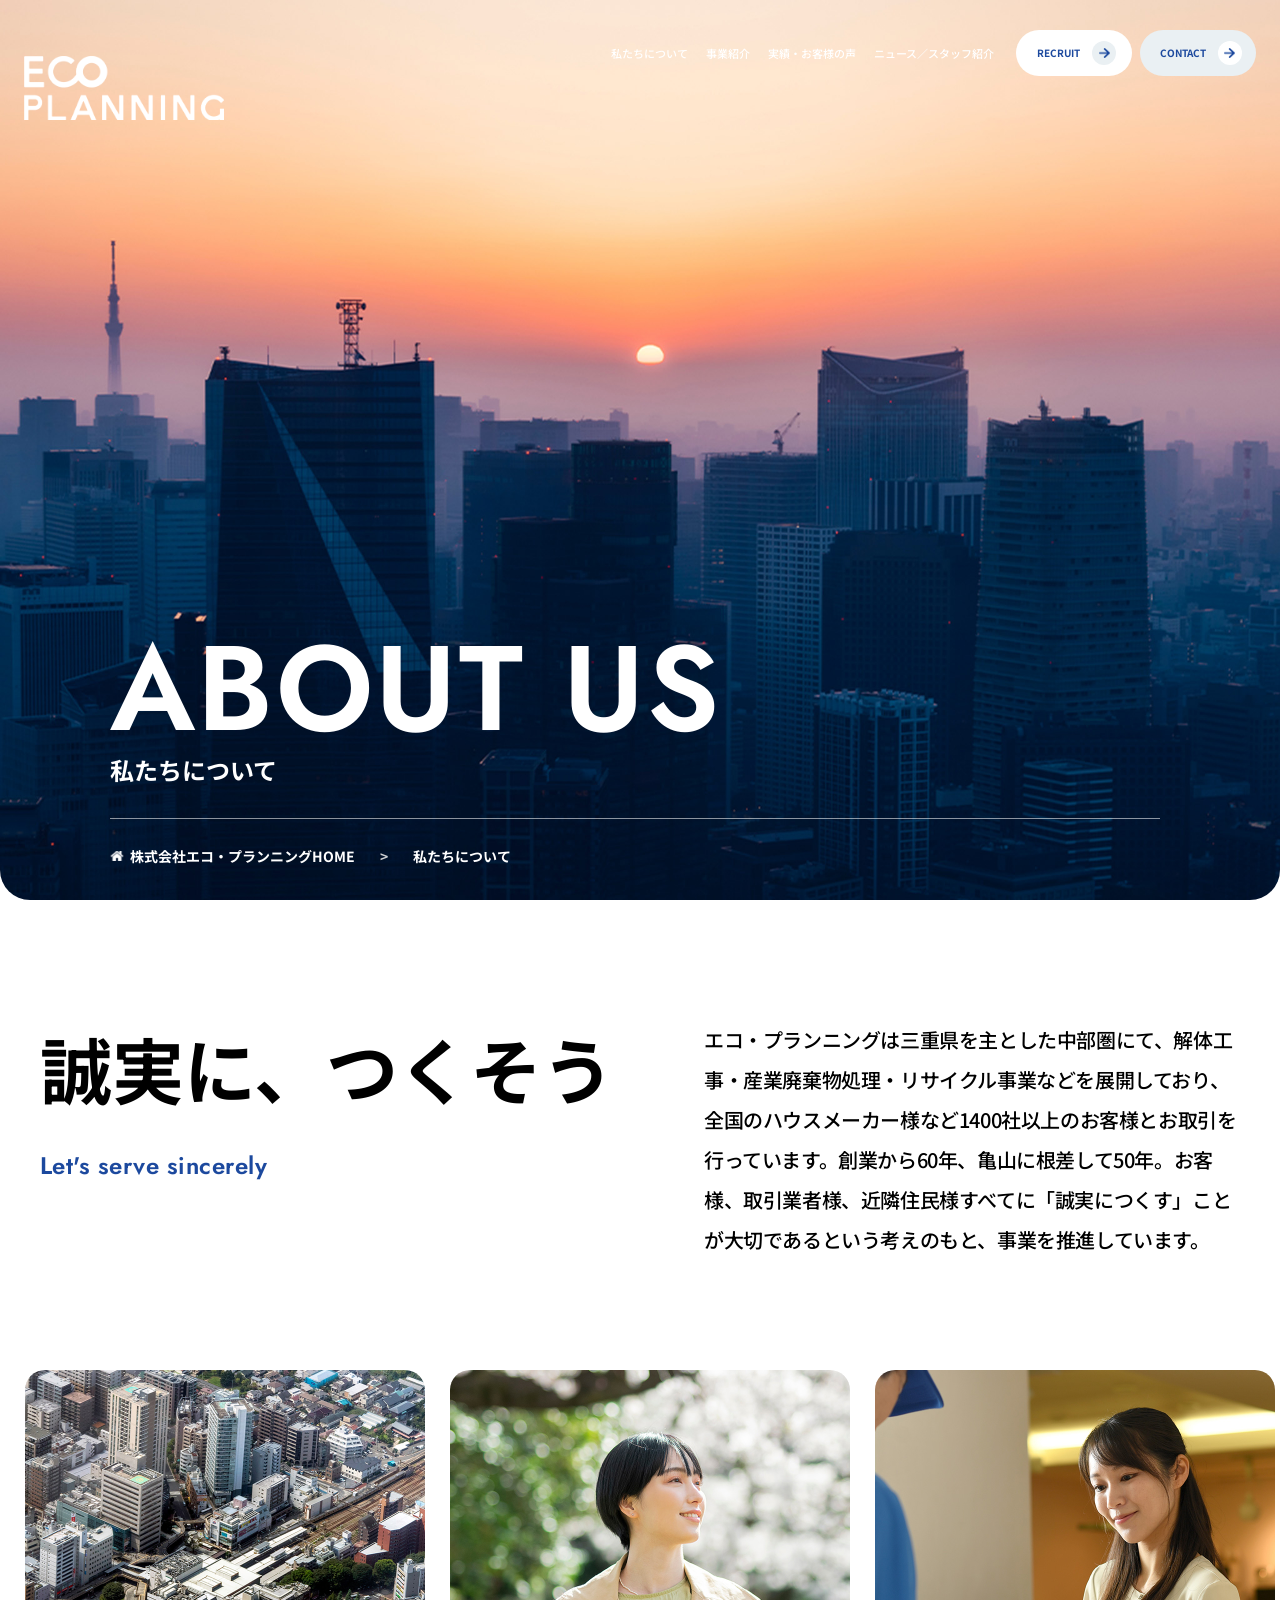
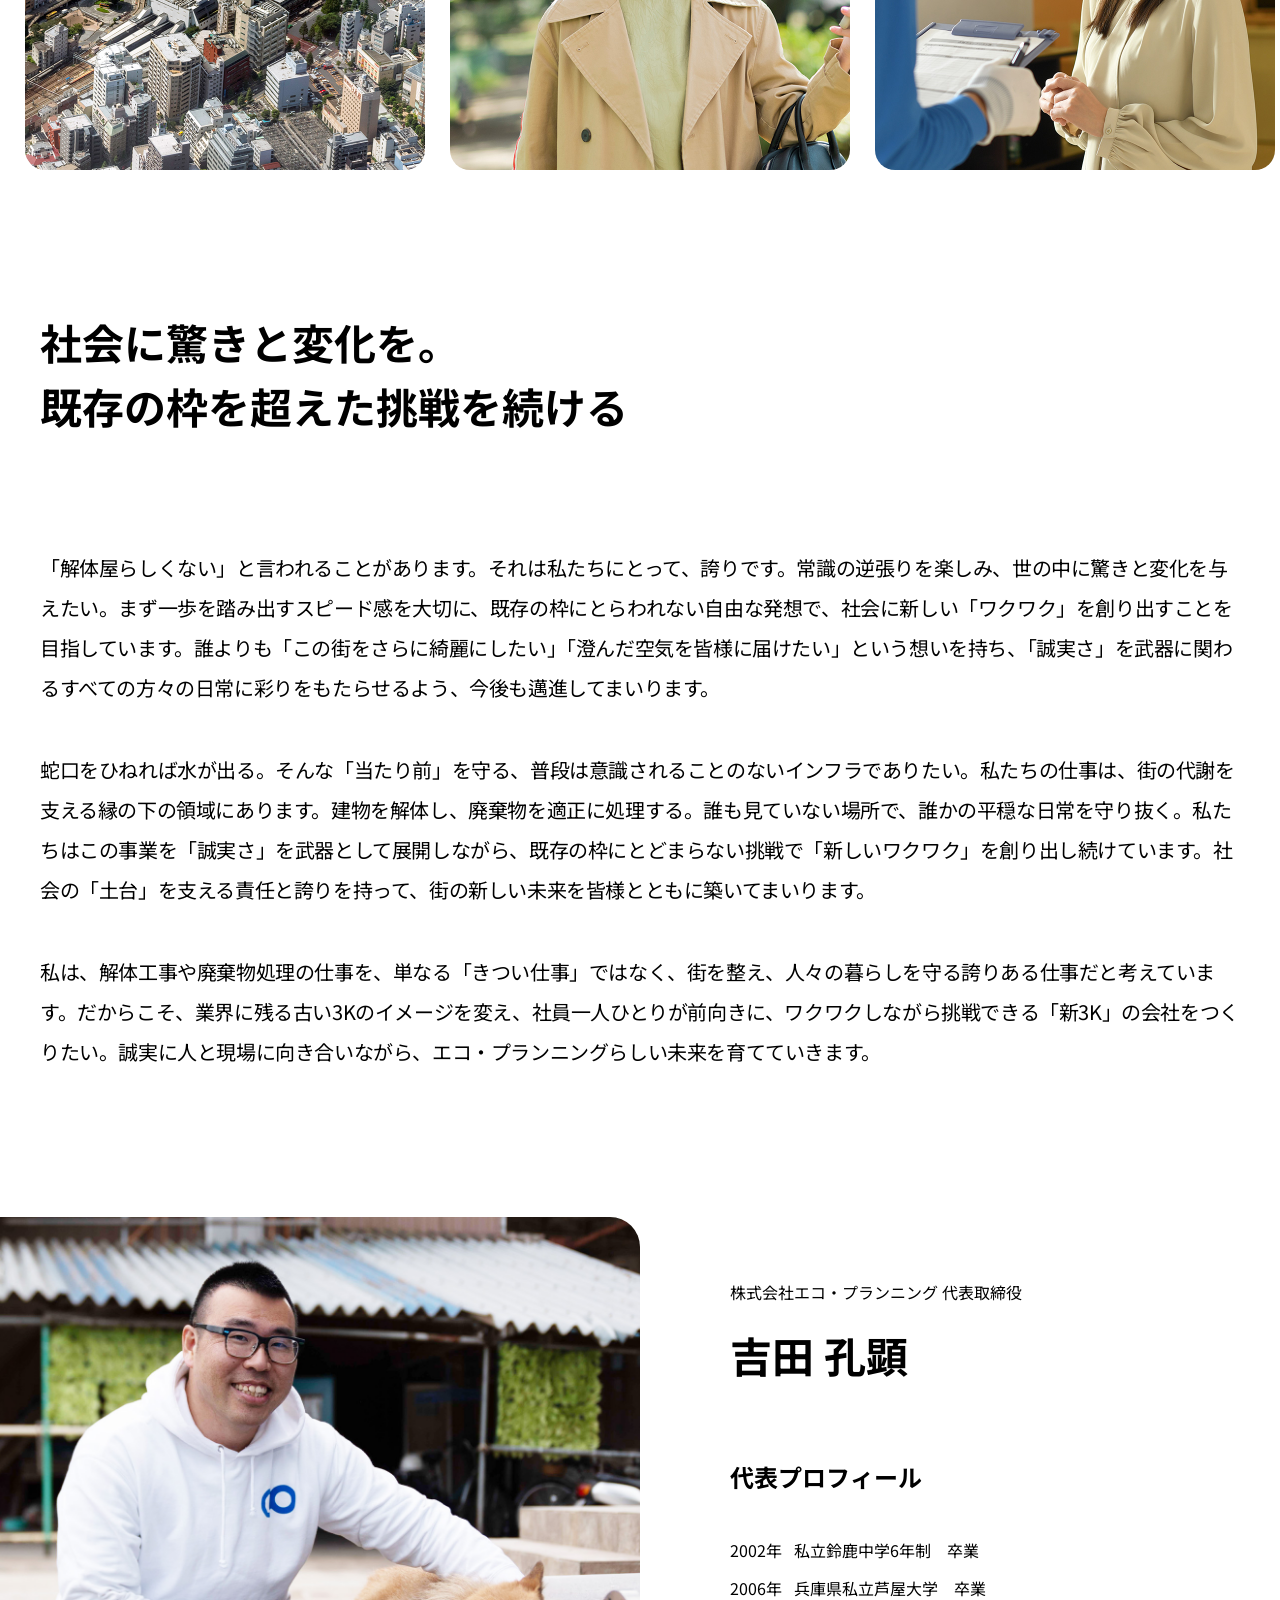
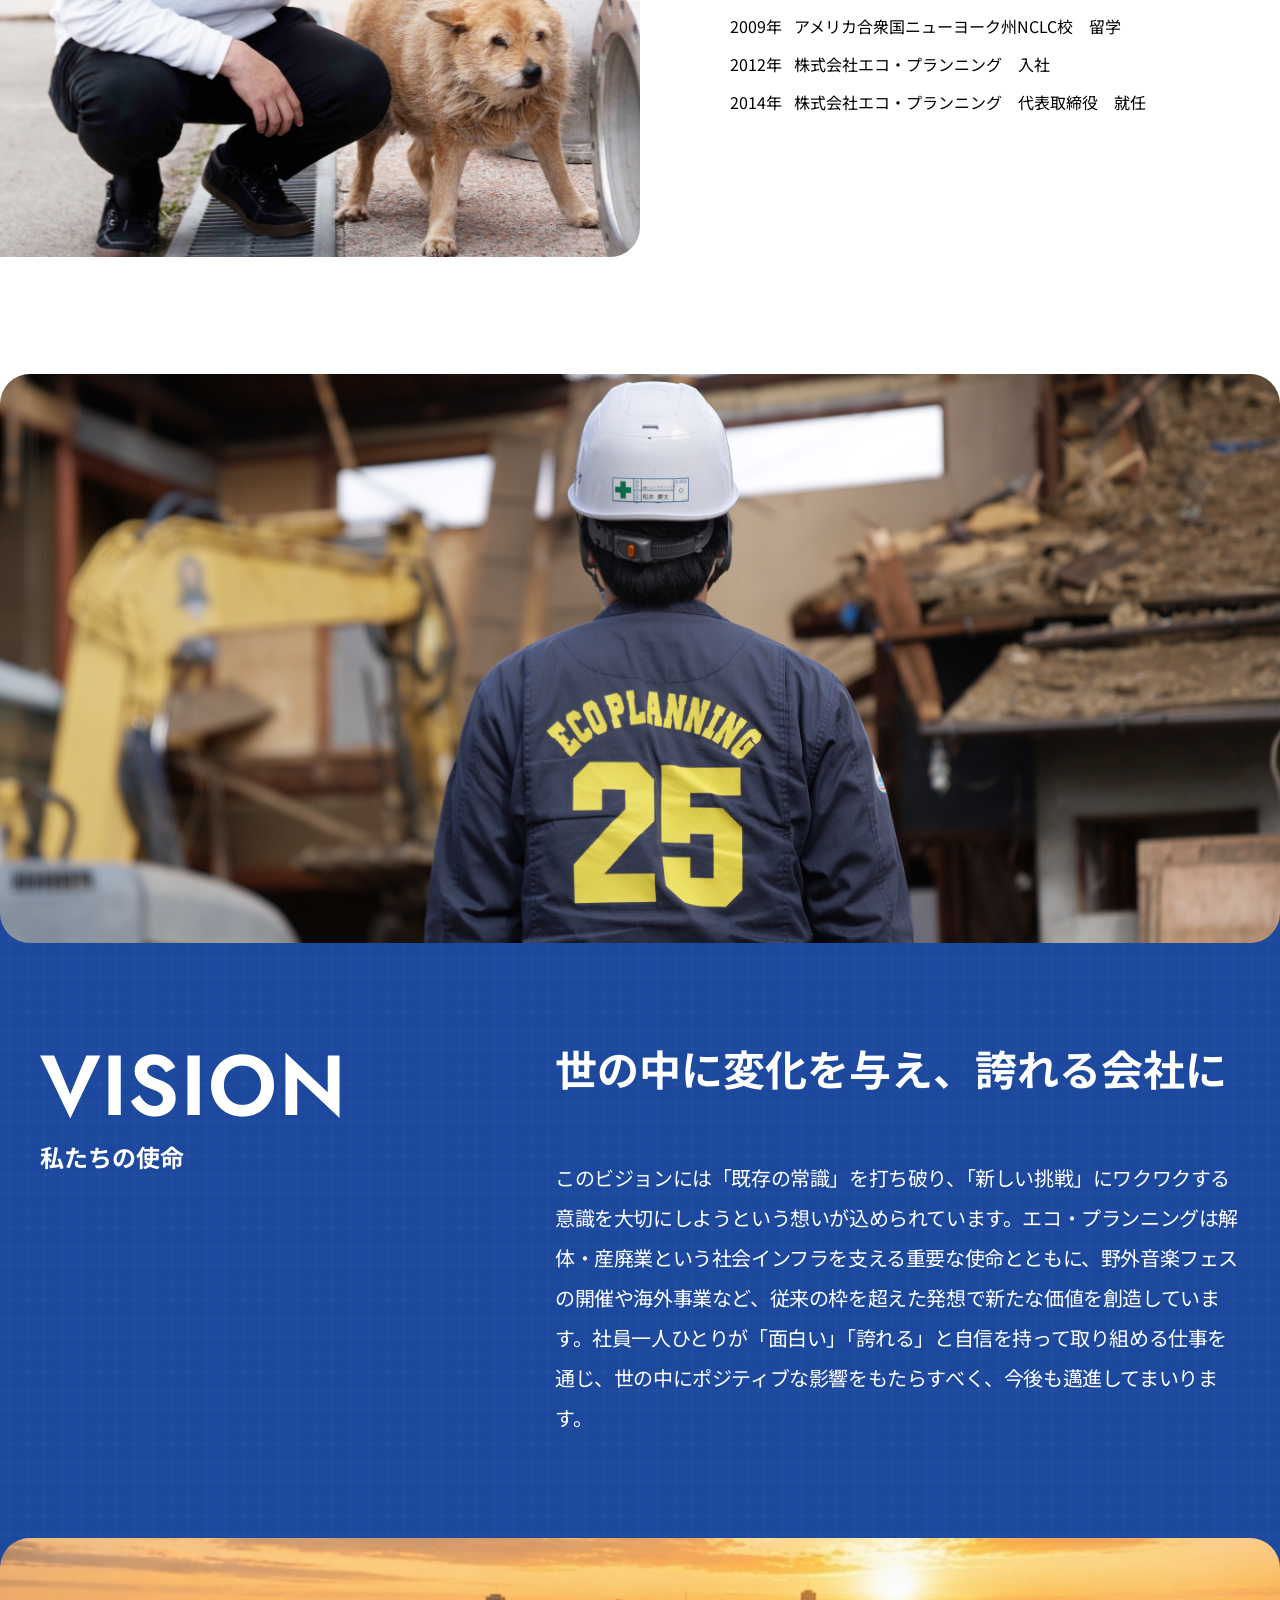
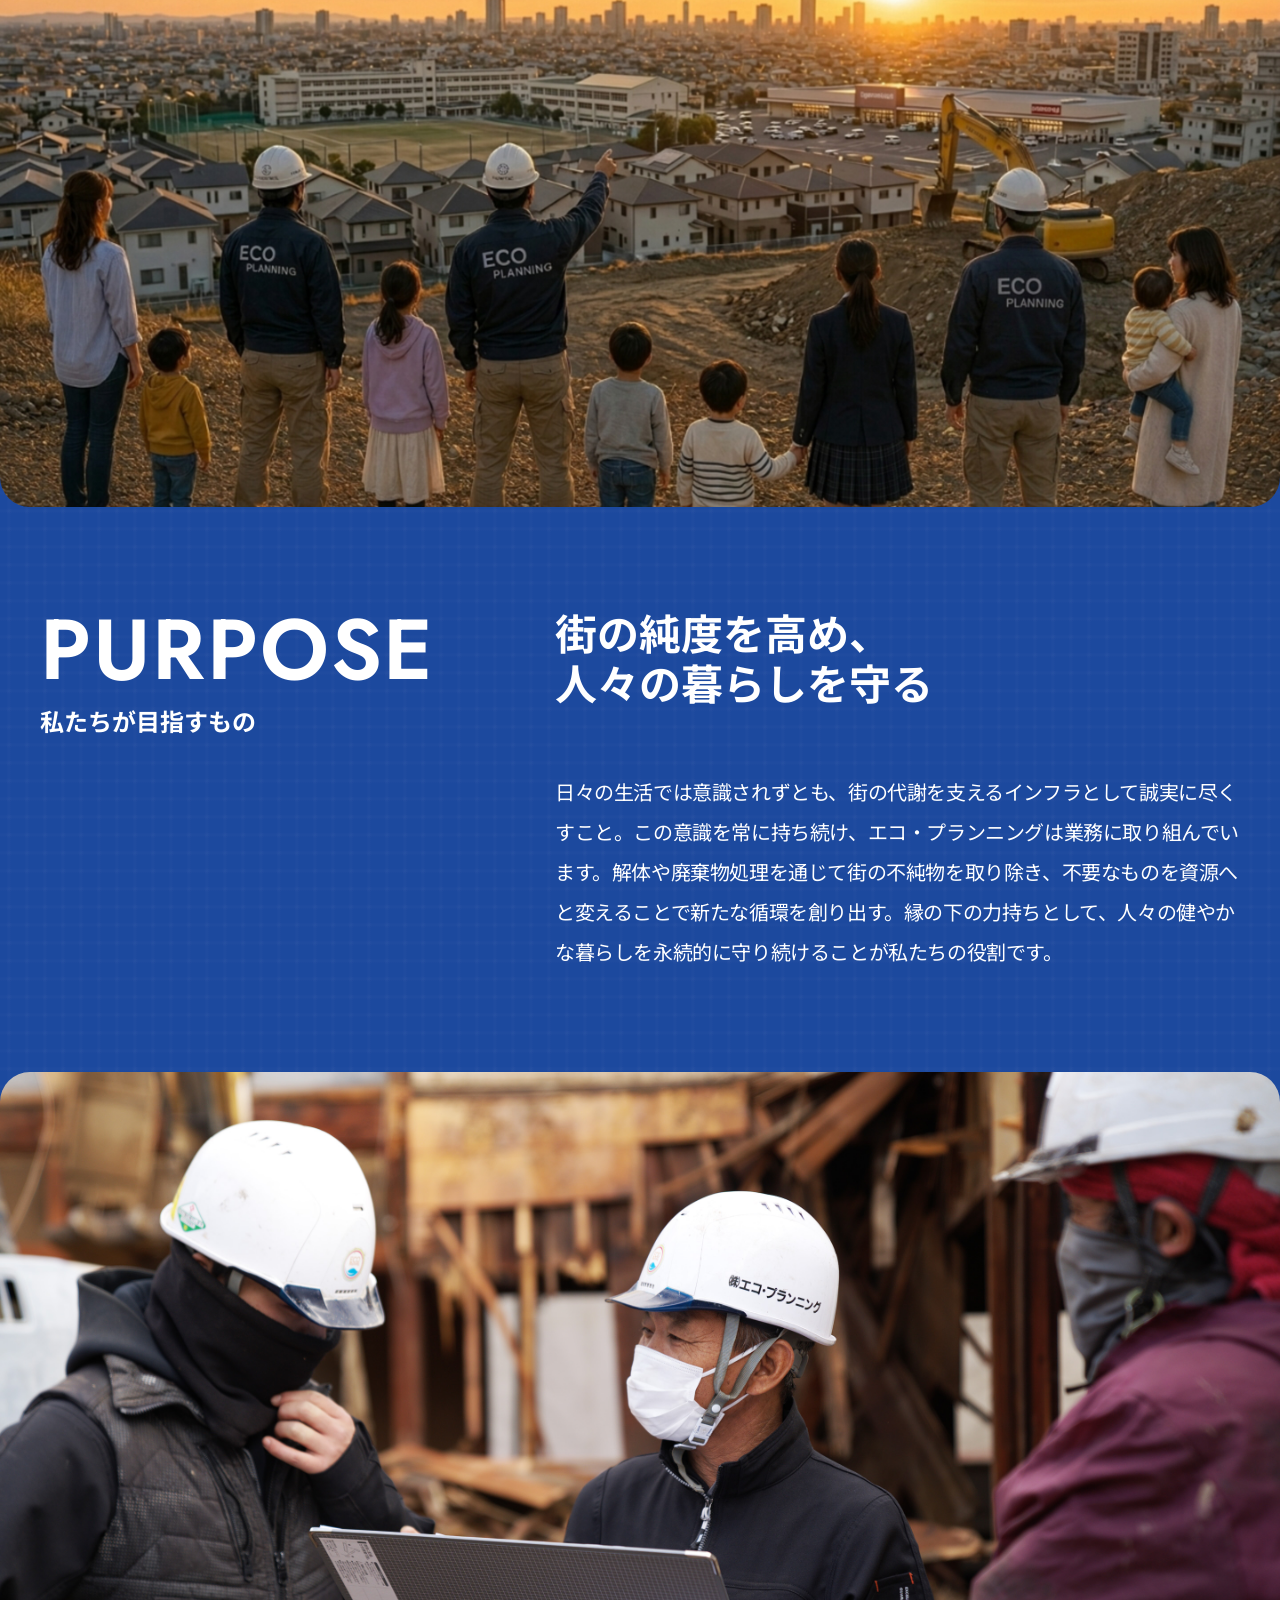
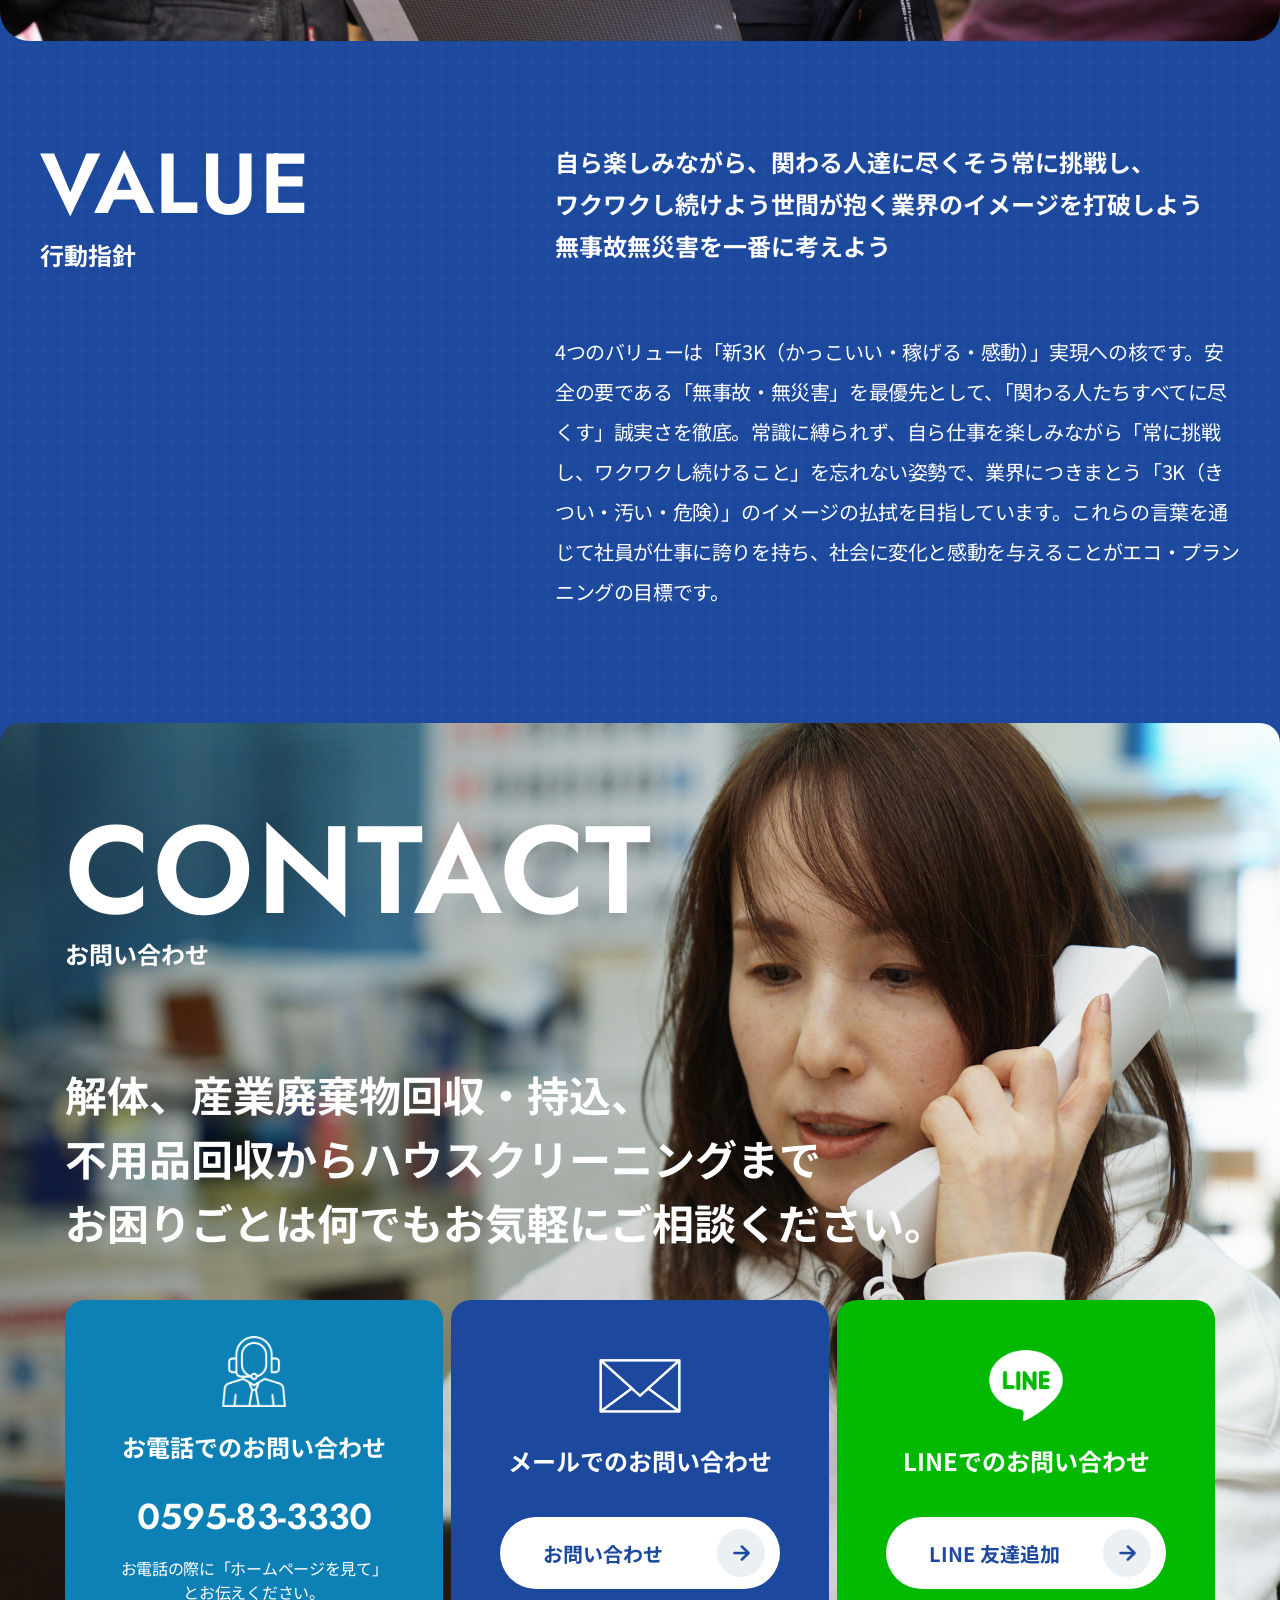
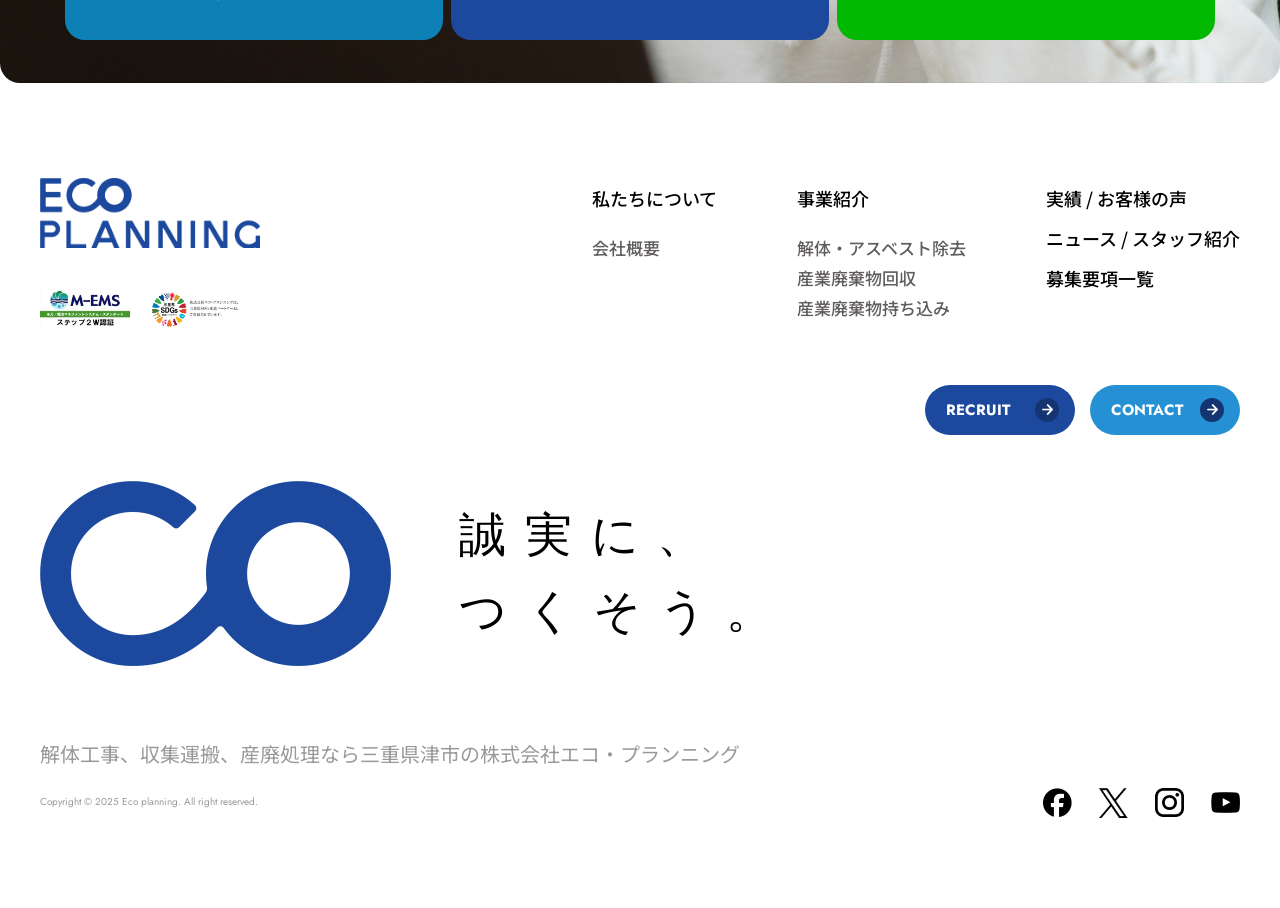
<file: about.html>
<!DOCTYPE html>
<html lang="ja">

<head>
  <meta charset="UTF-8">
  <meta name="viewport" content="width=device-width, initial-scale=1.0">
  <link rel="preconnect" href="https://fonts.googleapis.com">
  <link rel="preconnect" href="https://fonts.gstatic.com" crossorigin>
  <link href="https://fonts.googleapis.com/css2?family=Jost:ital,wght@0,100..900;1,100..900&amp;family=Noto+Sans+JP:wght@100..900&amp;display=swap" rel="stylesheet">
  <link rel="stylesheet" href="./css/style.css">
  <title>私たちについて | ECO PLANNING</title>
</head>

<body class="sub-about">
  <div class="sub-about__first-view site-subpage-first-view">
    <header class="site-header">
      <div class="site-header__inner">
        <a class="site-header__logo" href="#">
          <img src="./img/common/logo-white.png" alt="ECO PLANNING">
        </a>

        <nav class="site-header__nav js-drawer" aria-label="グローバルナビゲーション">
          <ul class="site-header__nav-list">
            <li class="site-header__nav-item">
              <a class="site-header__nav-link" href="#">私たちについて</a>
            </li>
            <li class="site-header__nav-item">
              <a class="site-header__nav-link" href="#">事業紹介</a>
            </li>
            <li class="site-header__nav-item">
              <a class="site-header__nav-link" href="#">実績・お客様の声</a>
            </li>
            <li class="site-header__nav-item">
              <a class="site-header__nav-link" href="#">ニュース／スタッフ紹介</a>
            </li>
          </ul>

          <div class="site-header__buttons">
            <a class="site-header__button" href="#">
              <span>recruit</span>
              <span class="site-arrow-icon site-header__button-icon" aria-hidden="true">
                <img src="./img/common/arrow-blue.png" alt="">
              </span>
            </a>
            <a class="site-header__button site-header__button--contact" href="#">
              <span>contact</span>
              <span class="site-arrow-icon site-header__button-icon" aria-hidden="true">
                <img src="./img/common/arrow-blue.png" alt="">
              </span>
            </a>
          </div>
        </nav>

        <button class="site-header__hamburger js-hamburger" type="button" aria-label="メニューを開く">
          <span class="site-header__hamburger-line"></span>
          <span class="site-header__hamburger-line"></span>
          <span class="site-header__hamburger-line"></span>
        </button>
      </div>
    </header>

    <section class="sub-about__fv site-subpage-fv">
      <div class="sub-about__fv-image site-subpage-fv__image">
        <img src="./img/about/fv.jpg" alt="夕日に染まる都市の風景">
      </div>

      <div class="sub-about__fv-heading site-subpage-fv__heading">
        <h1 class="sub-about__fv-title site-subpage-fv__title">about us</h1>
        <p class="sub-about__fv-subtitle site-subpage-fv__subtitle site-heading-subtitle--default">私たちについて</p>
      </div>

      <nav class="breadcrumb site-subpage-fv__breadcrumb" aria-label="パンくずリスト">
        <ol class="breadcrumb__list">
          <li class="breadcrumb__item">
            <a class="breadcrumb__home" href="#">
              <img class="breadcrumb__home-icon" src="./img/common/icon-home.png" alt="">
              <span>株式会社エコ・プランニングhome</span>
            </a>
          </li>
          <li class="breadcrumb__separator" aria-hidden="true">&gt;</li>
          <li class="breadcrumb__item" aria-current="page">私たちについて</li>
        </ol>
      </nav>
    </section>
  </div>

  <main>
    <section class="sub-about__introduction">
      <div class="sub-about__introduction-inner inner">
        <div class="sub-about__introduction-heading">
          <h2 class="sub-about__introduction-title site-heading--page-jp">誠実に、つくそう</h2>
          <p class="sub-about__introduction-subtitle site-heading-subtitle--en">Let's serve sincerely</p>
        </div>

        <p class="sub-about__introduction-text">
            エコ・プランニングは三重県を主とした中部圏にて、解体工事・産業廃棄物処理・リサイクル事業などを展開しており、全国のハウスメーカー様など1400社以上のお客様とお取引を行っています。創業から60年、亀山に根差して50年。お客様、取引業者様、近隣住民様すべてに「誠実につくす」ことが大切であるという考えのもと、事業を推進しています。
        </p>
      </div>
    </section>

    <section class="sub-about__gallery site-loop-gallery" aria-label="私たちの取り組み">
      <div class="sub-about__gallery-track site-loop-gallery__track js-loop-gallery-track">
        <div class="sub-about__gallery-item site-loop-gallery__item">
          <img src="./img/about/gallery-01.jpg" alt="都市の風景">
        </div>
        <div class="sub-about__gallery-item site-loop-gallery__item">
          <img src="./img/about/gallery-02.jpg" alt="街を歩く女性">
        </div>
        <div class="sub-about__gallery-item site-loop-gallery__item">
          <img src="./img/about/gallery-03.jpg" alt="資料を手渡す女性">
        </div>
        <div class="sub-about__gallery-item site-loop-gallery__item">
          <img src="./img/about/gallery-04.jpg" alt="街を行き交う人々">
        </div>
      </div>
    </section>

    <section class="sub-about__message">
      <div class="sub-about__message-inner inner">
        <h2 class="sub-about__message-title site-heading--primary-jp">
          社会に驚きと変化を。<br>
          既存の枠を超えた挑戦を続ける
        </h2>

        <div class="sub-about__message-texts">
          <p class="sub-about__message-text">
            「解体屋らしくない」と言われることがあります。それは私たちにとって、誇りです。常識の逆張りを楽しみ、世の中に驚きと変化を与えたい。まず一歩を踏み出すスピード感を大切に、既存の枠にとらわれない自由な発想で、社会に新しい「ワクワク」を創り出すことを目指しています。誰よりも「この街をさらに綺麗にしたい」「澄んだ空気を皆様に届けたい」という想いを持ち、「誠実さ」を武器に関わるすべての方々の日常に彩りをもたらせるよう、今後も邁進してまいります。
          </p>
          <p class="sub-about__message-text">
            蛇口をひねれば水が出る。そんな「当たり前」を守る、普段は意識されることのないインフラでありたい。私たちの仕事は、街の代謝を支える縁の下の領域にあります。建物を解体し、廃棄物を適正に処理する。誰も見ていない場所で、誰かの平穏な日常を守り抜く。私たちはこの事業を「誠実さ」を武器として展開しながら、既存の枠にとどまらない挑戦で「新しいワクワク」を創り出し続けています。社会の「土台」を支える責任と誇りを持って、街の新しい未来を皆様とともに築いてまいります。
          </p>
          <p class="sub-about__message-text">
            私は、解体工事や廃棄物処理の仕事を、単なる「きつい仕事」ではなく、街を整え、人々の暮らしを守る誇りある仕事だと考えています。だからこそ、業界に残る古い3Kのイメージを変え、社員一人ひとりが前向きに、ワクワクしながら挑戦できる「新3K」の会社をつくりたい。誠実に人と現場に向き合いながら、エコ・プランニングらしい未来を育てていきます。
          </p>
        </div>
      </div>
    </section>

    <section class="sub-about__representative">
      <div class="sub-about__representative-inner">
        <div class="sub-about__representative-image">
          <img src="./img/about/representative.jpg" alt="株式会社エコ・プランニング代表取締役 吉田孔顕">
        </div>

        <div class="sub-about__representative-content">
          <p class="sub-about__representative-position">株式会社エコ・プランニング 代表取締役</p>
          <h2 class="sub-about__representative-name">吉田 孔顕</h2>

          <h3 class="sub-about__representative-profile-title">代表プロフィール</h3>
          <dl class="sub-about__representative-profile">
            <div class="sub-about__representative-profile-row">
              <dt>2002年</dt>
              <dd>私立鈴鹿中学6年制　卒業</dd>
            </div>
            <div class="sub-about__representative-profile-row">
              <dt>2006年</dt>
              <dd>兵庫県私立芦屋大学　卒業</dd>
            </div>
            <div class="sub-about__representative-profile-row">
              <dt>2009年</dt>
              <dd>アメリカ合衆国ニューヨーク州NCLC校　留学</dd>
            </div>
            <div class="sub-about__representative-profile-row">
              <dt>2012年</dt>
              <dd>株式会社エコ・プランニング　入社</dd>
            </div>
            <div class="sub-about__representative-profile-row">
              <dt>2014年</dt>
              <dd>株式会社エコ・プランニング　代表取締役　就任</dd>
            </div>
          </dl>
        </div>
      </div>
    </section>

    <section class="sub-about__principles">
      <article class="sub-about__principle">
        <div class="sub-about__principle-image">
          <img src="./img/about/vision.jpg" alt="解体現場に立つエコ・プランニングのスタッフ">
        </div>
        <div class="sub-about__principle-inner inner">
          <div class="sub-about__principle-heading">
            <h2 class="sub-about__principle-title site-heading--subpage-en">vision</h2>
            <p class="sub-about__principle-subtitle site-heading-subtitle--default">私たちの使命</p>
          </div>
          <div class="sub-about__principle-content">
            <h3 class="sub-about__principle-lead">世の中に変化を与え、誇れる会社に</h3>
            <p class="sub-about__principle-text">
                このビジョンには「既存の常識」を打ち破り、「新しい挑戦」にワクワクする意識を大切にしようという想いが込められています。エコ・プランニングは解体・産廃業という社会インフラを支える重要な使命とともに、野外音楽フェスの開催や海外事業など、従来の枠を超えた発想で新たな価値を創造しています。社員一人ひとりが「面白い」「誇れる」と自信を持って取り組める仕事を通じ、世の中にポジティブな影響をもたらすべく、今後も邁進してまいります。	
            </p>
          </div>
        </div>
      </article>

      <article class="sub-about__principle">
        <div class="sub-about__principle-image">
          <img src="./img/about/purpose.jpg" alt="街の風景">
        </div>
        <div class="sub-about__principle-inner inner">
          <div class="sub-about__principle-heading">
            <h2 class="sub-about__principle-title site-heading--subpage-en">purpose</h2>
            <p class="sub-about__principle-subtitle site-heading-subtitle--default">私たちが目指すもの</p>
          </div>
          <div class="sub-about__principle-content">
            <h3 class="sub-about__principle-lead">
              街の純度を高め、<br>
              人々の暮らしを守る
            </h3>
            <p class="sub-about__principle-text">
                日々の生活では意識されずとも、街の代謝を支えるインフラとして誠実に尽くすこと。この意識を常に持ち続け、エコ・プランニングは業務に取り組んでいます。解体や廃棄物処理を通じて街の不純物を取り除き、不要なものを資源へと変えることで新たな循環を創り出す。縁の下の力持ちとして、人々の健やかな暮らしを永続的に守り続けることが私たちの役割です。	
            </p>
          </div>
        </div>
      </article>

      <article class="sub-about__principle">
        <div class="sub-about__principle-image">
          <img src="./img/about/value.jpg" alt="解体現場で打ち合わせをするスタッフ">
        </div>
        <div class="sub-about__principle-inner inner">
          <div class="sub-about__principle-heading">
            <h2 class="sub-about__principle-title site-heading--subpage-en">value</h2>
            <p class="sub-about__principle-subtitle site-heading-subtitle--default">行動指針</p>
          </div>
          <div class="sub-about__principle-content">
            <h3 class="sub-about__principle-lead sub-about__principle-lead--value">
              自ら楽しみながら、関わる人達に尽くそう常に挑戦し、<br>
              ワクワクし続けよう世間が抱く業界のイメージを打破しよう<br>
              無事故無災害を一番に考えよう
            </h3>
            <p class="sub-about__principle-text">
                4つのバリューは「新3K（かっこいい・稼げる・感動）」実現への核です。安全の要である「無事故・無災害」を最優先として、「関わる人たちすべてに尽くす」誠実さを徹底。常識に縛られず、自ら仕事を楽しみながら「常に挑戦し、ワクワクし続けること」を忘れない姿勢で、業界につきまとう「3K（きつい・汚い・危険）」のイメージの払拭を目指しています。これらの言葉を通じて社員が仕事に誇りを持ち、社会に変化と感動を与えることがエコ・プランニングの目標です。
            </p>
          </div>
        </div>
      </article>
    </section>

    <section class="site-contact-section sub-about__contact">
      <div class="site-contact site-contact--visual">
        <div class="site-contact__background">
          <img src="./img/common/contact-bg.jpg" alt="">
        </div>
        <div class="site-contact__visual-content">
          <div class="site-contact__heading">
            <h2 class="site-contact__title site-heading--section-en">contact</h2>
            <p class="site-contact__subtitle site-heading-subtitle--default">お問い合わせ</p>
          </div>
          <p class="site-contact__lead">
            解体、産業廃棄物回収・持込、<br>
            不用品回収からハウスクリーニングまで<br>
            お困りごとは何でもお気軽にご相談ください。
          </p>

          <div class="site-contact__list">
            <div class="site-contact__card site-contact__card--phone">
              <img class="site-contact__icon" src="./img/common/icon-contact-phone.png" alt="">
              <p class="site-contact__card-title">お電話でのお問い合わせ</p>
              <a class="site-contact__phone-number" href="tel:0595833330">0595-83-3330</a>
              <p class="site-contact__note">お電話の際に「ホームページを見て」<br>とお伝えください。</p>
            </div>

            <div class="site-contact__card site-contact__card--mail">
              <img class="site-contact__icon" src="./img/common/icon-contact-mail.png" alt="">
              <p class="site-contact__card-title">メールでのお問い合わせ</p>
              <a class="site-contact__button" href="#">
                <span>お問い合わせ</span>
                <span class="site-arrow-icon site-contact__button-icon" aria-hidden="true">
                  <img src="./img/common/arrow-blue.png" alt="">
                </span>
              </a>
            </div>

            <div class="site-contact__card site-contact__card--line">
              <img class="site-contact__icon" src="./img/common/icon-contact-line.png" alt="">
              <p class="site-contact__card-title">LINEでのお問い合わせ</p>
              <a class="site-contact__button" href="#">
                <span>LINE 友達追加</span>
                <span class="site-arrow-icon site-contact__button-icon" aria-hidden="true">
                  <img src="./img/common/arrow-blue.png" alt="">
                </span>
              </a>
            </div>
          </div>
        </div>
      </div>
    </section>
  </main>

  <footer class="site-footer">
    <div class="site-footer__inner inner">
      <div class="site-footer__top">
        <div class="site-footer__brand">
          <a class="site-footer__logo" href="#">
            <img src="./img/common/logo-blue.png" alt="ECO PLANNING">
          </a>
          <div class="site-footer__certifications">
            <img src="./img/common/logo-mems.png" alt="M-EMS">
            <img src="./img/common/logo-sdgs.png" alt="SDGs">
          </div>
        </div>

        <div class="site-footer__navigation">
          <nav class="site-footer__nav" aria-label="フッターナビゲーション">
            <div class="site-footer__nav-group">
              <a class="site-footer__nav-heading" href="#">私たちについて</a>
              <a class="site-footer__nav-link" href="#">会社概要</a>
            </div>
            <div class="site-footer__nav-group">
              <a class="site-footer__nav-heading" href="#">事業紹介</a>
              <a class="site-footer__nav-link" href="#">解体・アスベスト除去</a>
              <a class="site-footer__nav-link" href="#">産業廃棄物回収</a>
              <a class="site-footer__nav-link" href="#">産業廃棄物持ち込み</a>
            </div>
            <div class="site-footer__nav-group">
              <a class="site-footer__nav-heading" href="#">実績 / お客様の声</a>
              <a class="site-footer__nav-heading" href="#">ニュース / スタッフ紹介</a>
              <a class="site-footer__nav-heading" href="#">募集要項一覧</a>
            </div>
          </nav>

          <div class="site-footer__buttons">
            <a class="site-footer__button site-footer__button--recruit" href="#">
              <span>recruit</span>
              <span class="site-arrow-icon site-footer__button-icon" aria-hidden="true">
                <img src="./img/common/arrow-white.png" alt="">
              </span>
            </a>
            <a class="site-footer__button site-footer__button--contact" href="#">
              <span>contact</span>
              <span class="site-arrow-icon site-footer__button-icon" aria-hidden="true">
                <img src="./img/common/arrow-white.png" alt="">
              </span>
            </a>
          </div>
        </div>
      </div>

      <div class="site-footer__concept">
        <img class="site-footer__concept-mark" src="./img/common/concept-mark.png" alt="">
        <p class="site-footer__concept-copy">
          誠実に、<br>
          つくそう。
        </p>
      </div>

      <div class="site-footer__bottom">
        <div class="site-footer__information">
          <p class="site-footer__description">解体工事、収集運搬、産廃処理なら三重県津市の株式会社エコ・プランニング</p>
          <p class="site-footer__copyright">Copyright © 2025 Eco planning. All right reserved.</p>
        </div>

        <div class="site-footer__socials">
          <a class="site-footer__social-link" href="#" aria-label="Facebook">
            <img src="./img/common/icon-facebook.png" alt="">
          </a>
          <a class="site-footer__social-link" href="#" aria-label="X">
            <img src="./img/common/icon-x.png" alt="">
          </a>
          <a class="site-footer__social-link" href="#" aria-label="Instagram">
            <img src="./img/common/icon-instagram.png" alt="">
          </a>
          <a class="site-footer__social-link" href="#" aria-label="YouTube">
            <img src="./img/common/icon-youtube.png" alt="">
          </a>
        </div>
      </div>
    </div>
  </footer>

  <script src="https://code.jquery.com/jquery-3.7.1.min.js"></script>
  <script src="./js/script.js"></script>
</body>

</html>
</file>
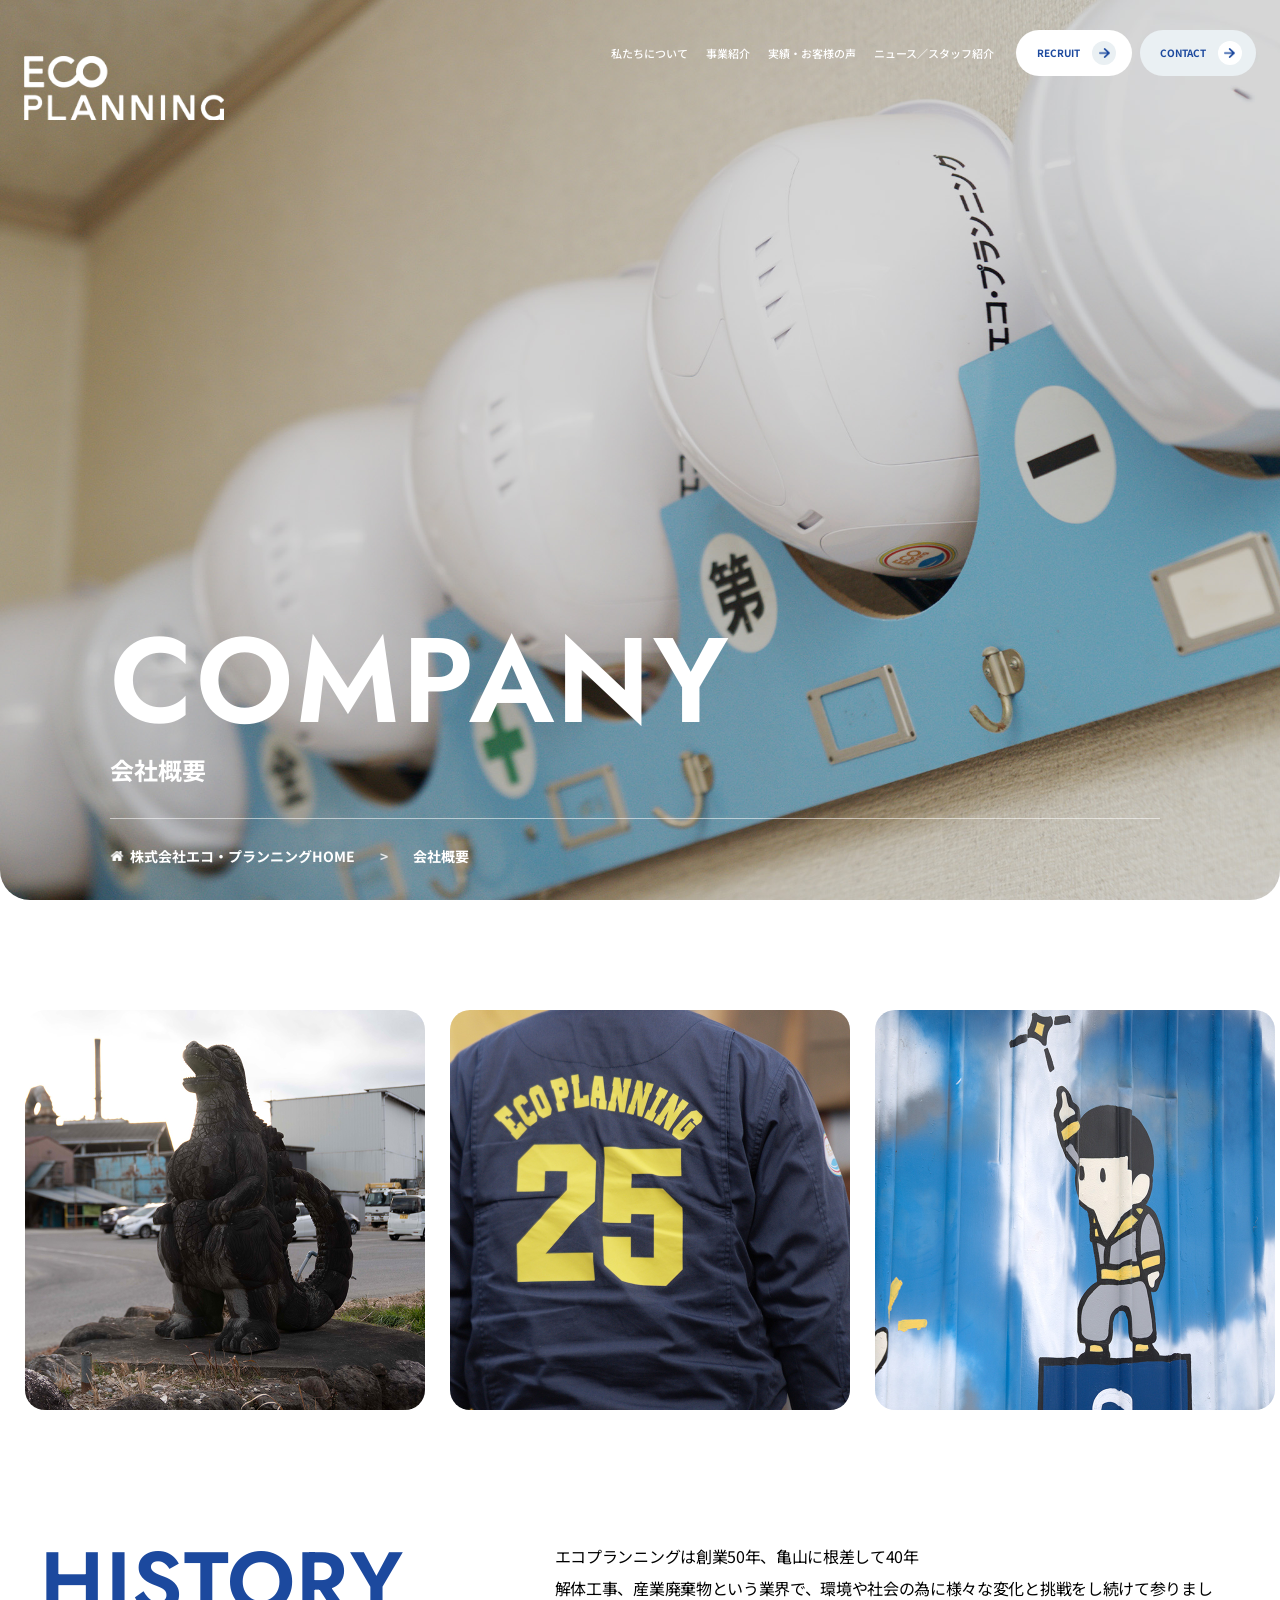
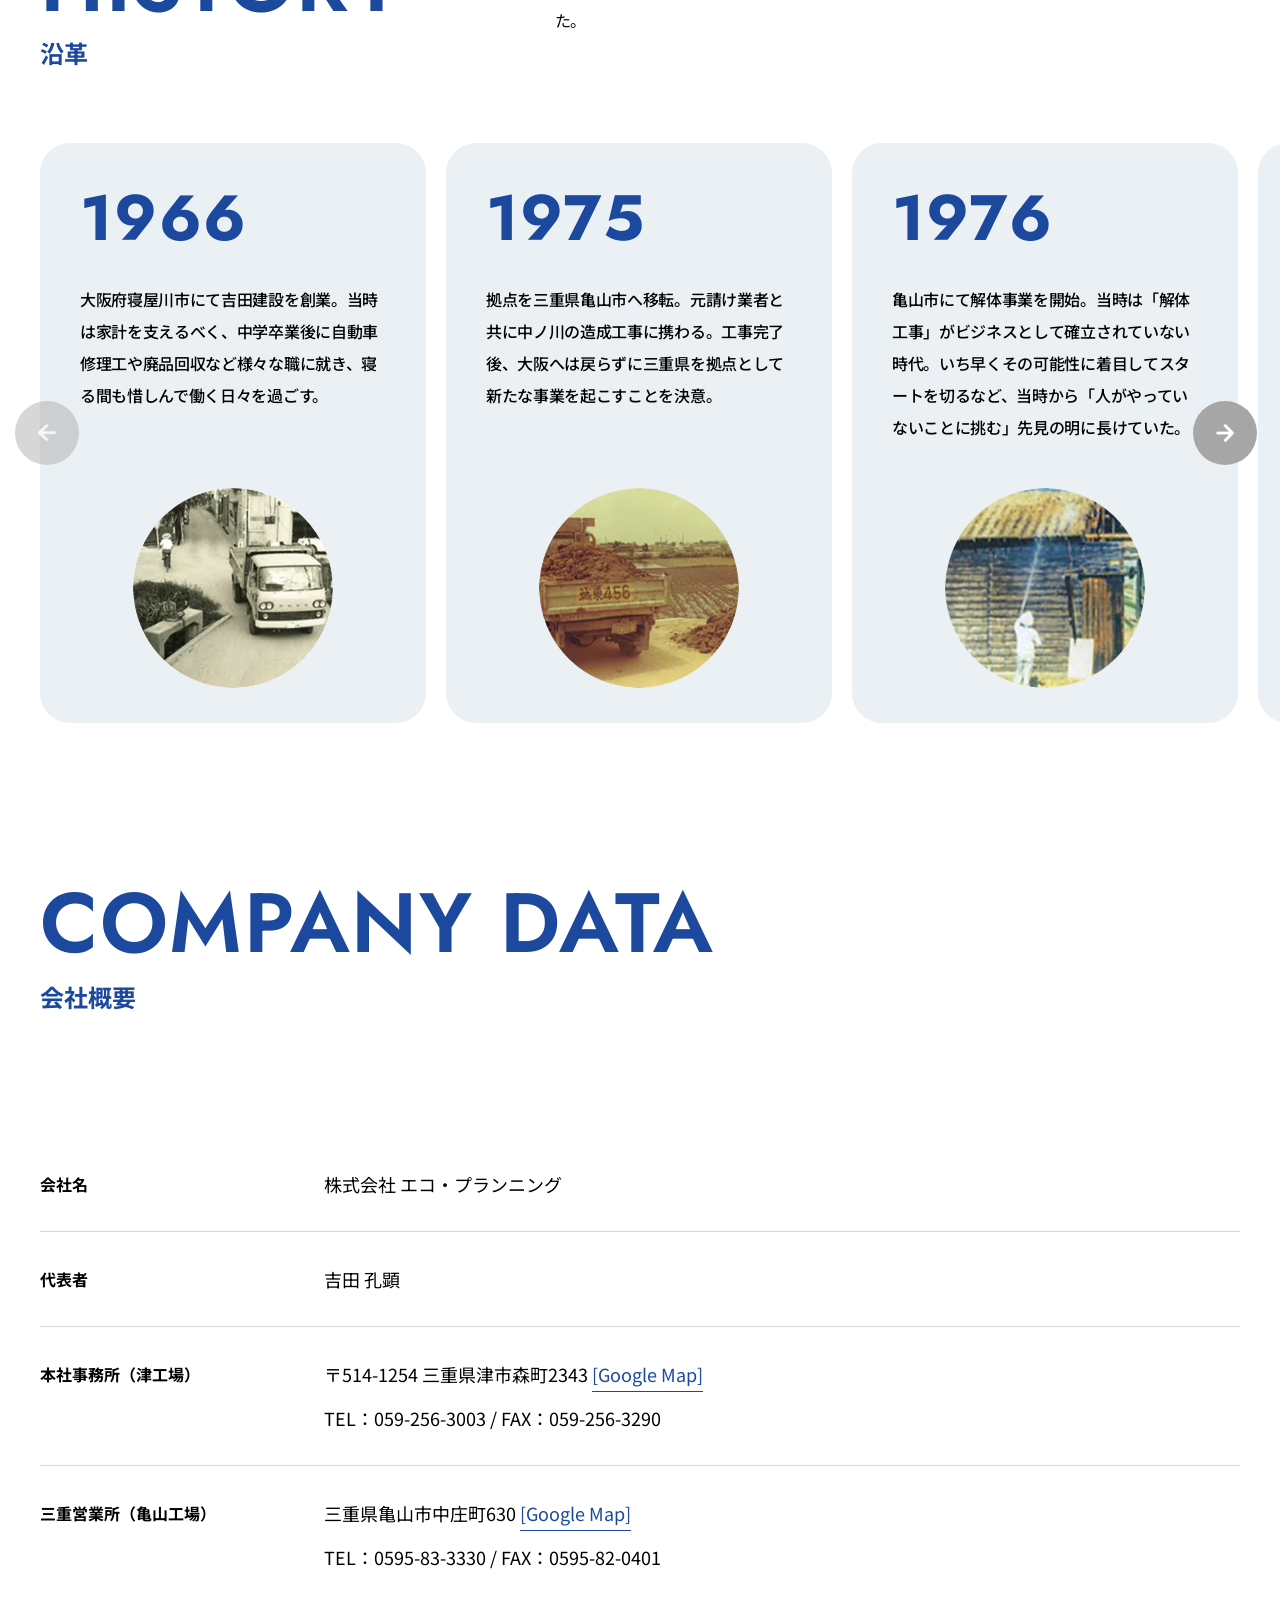
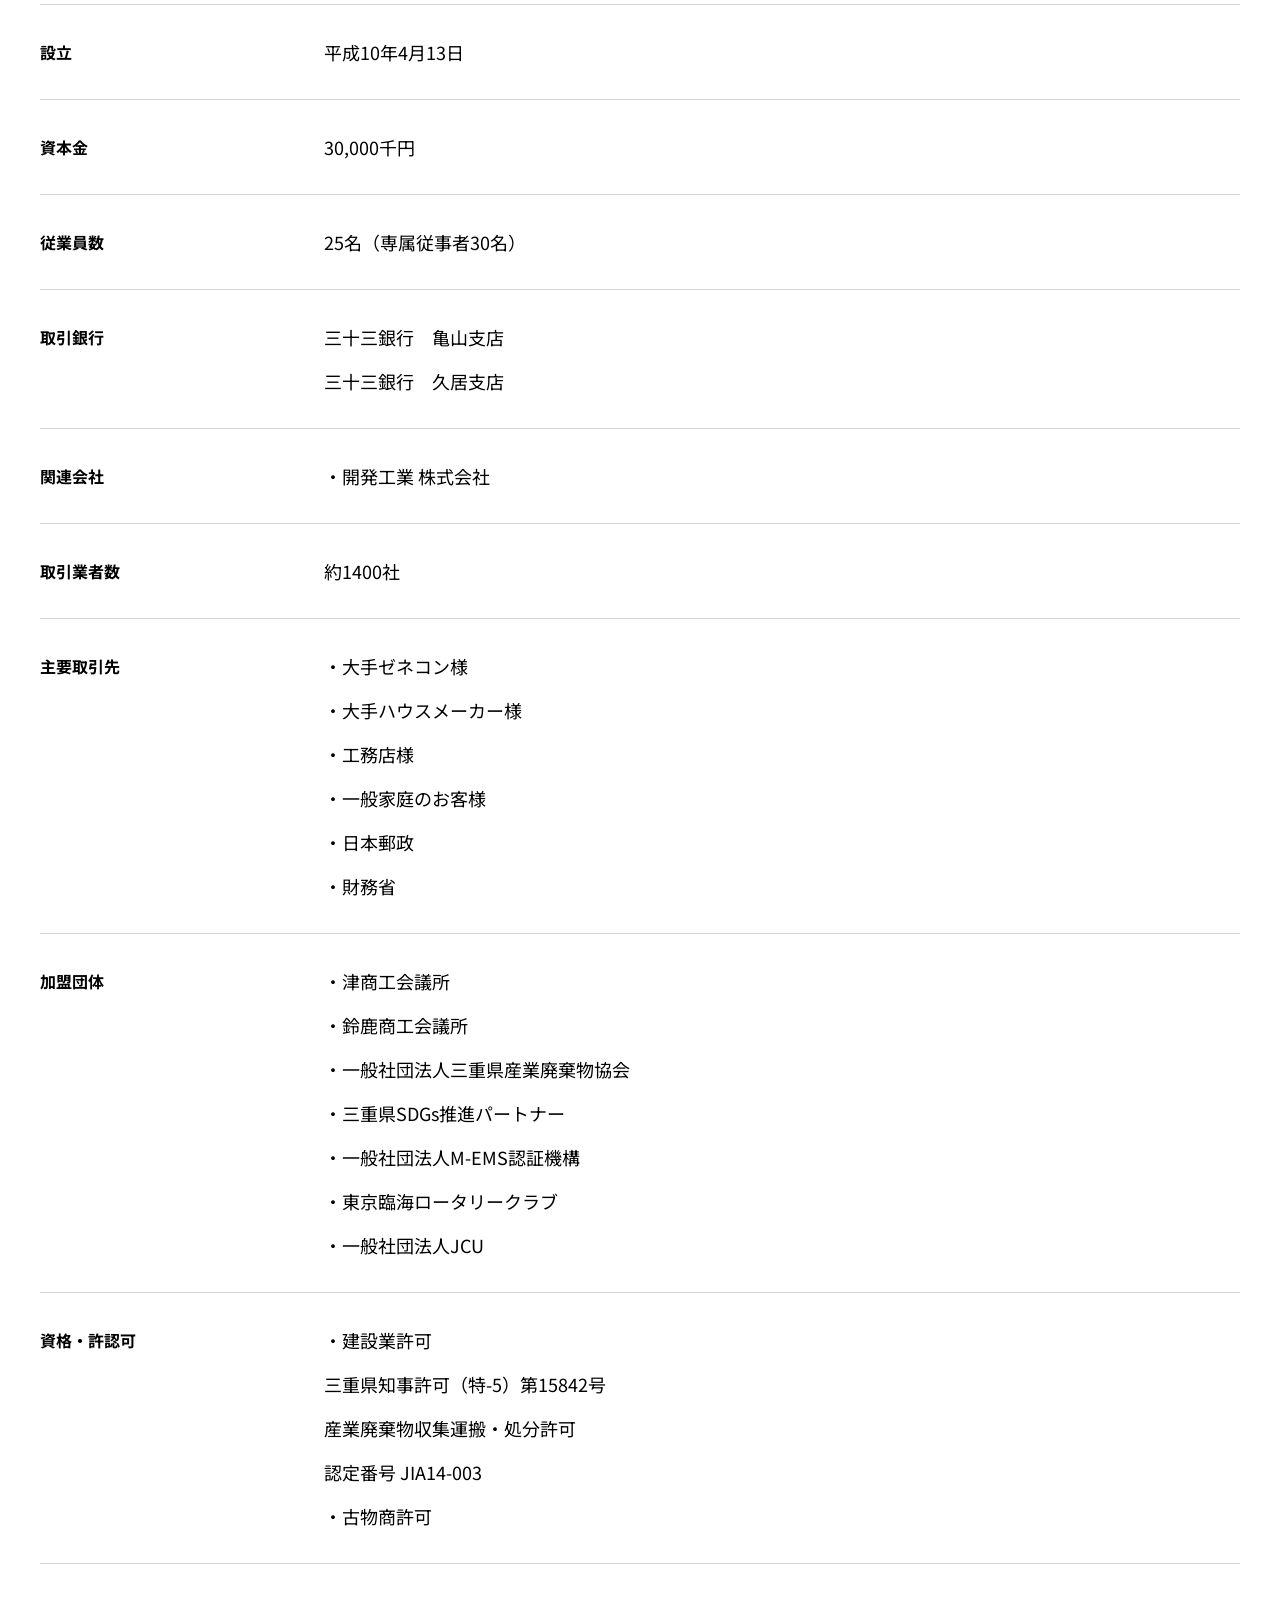
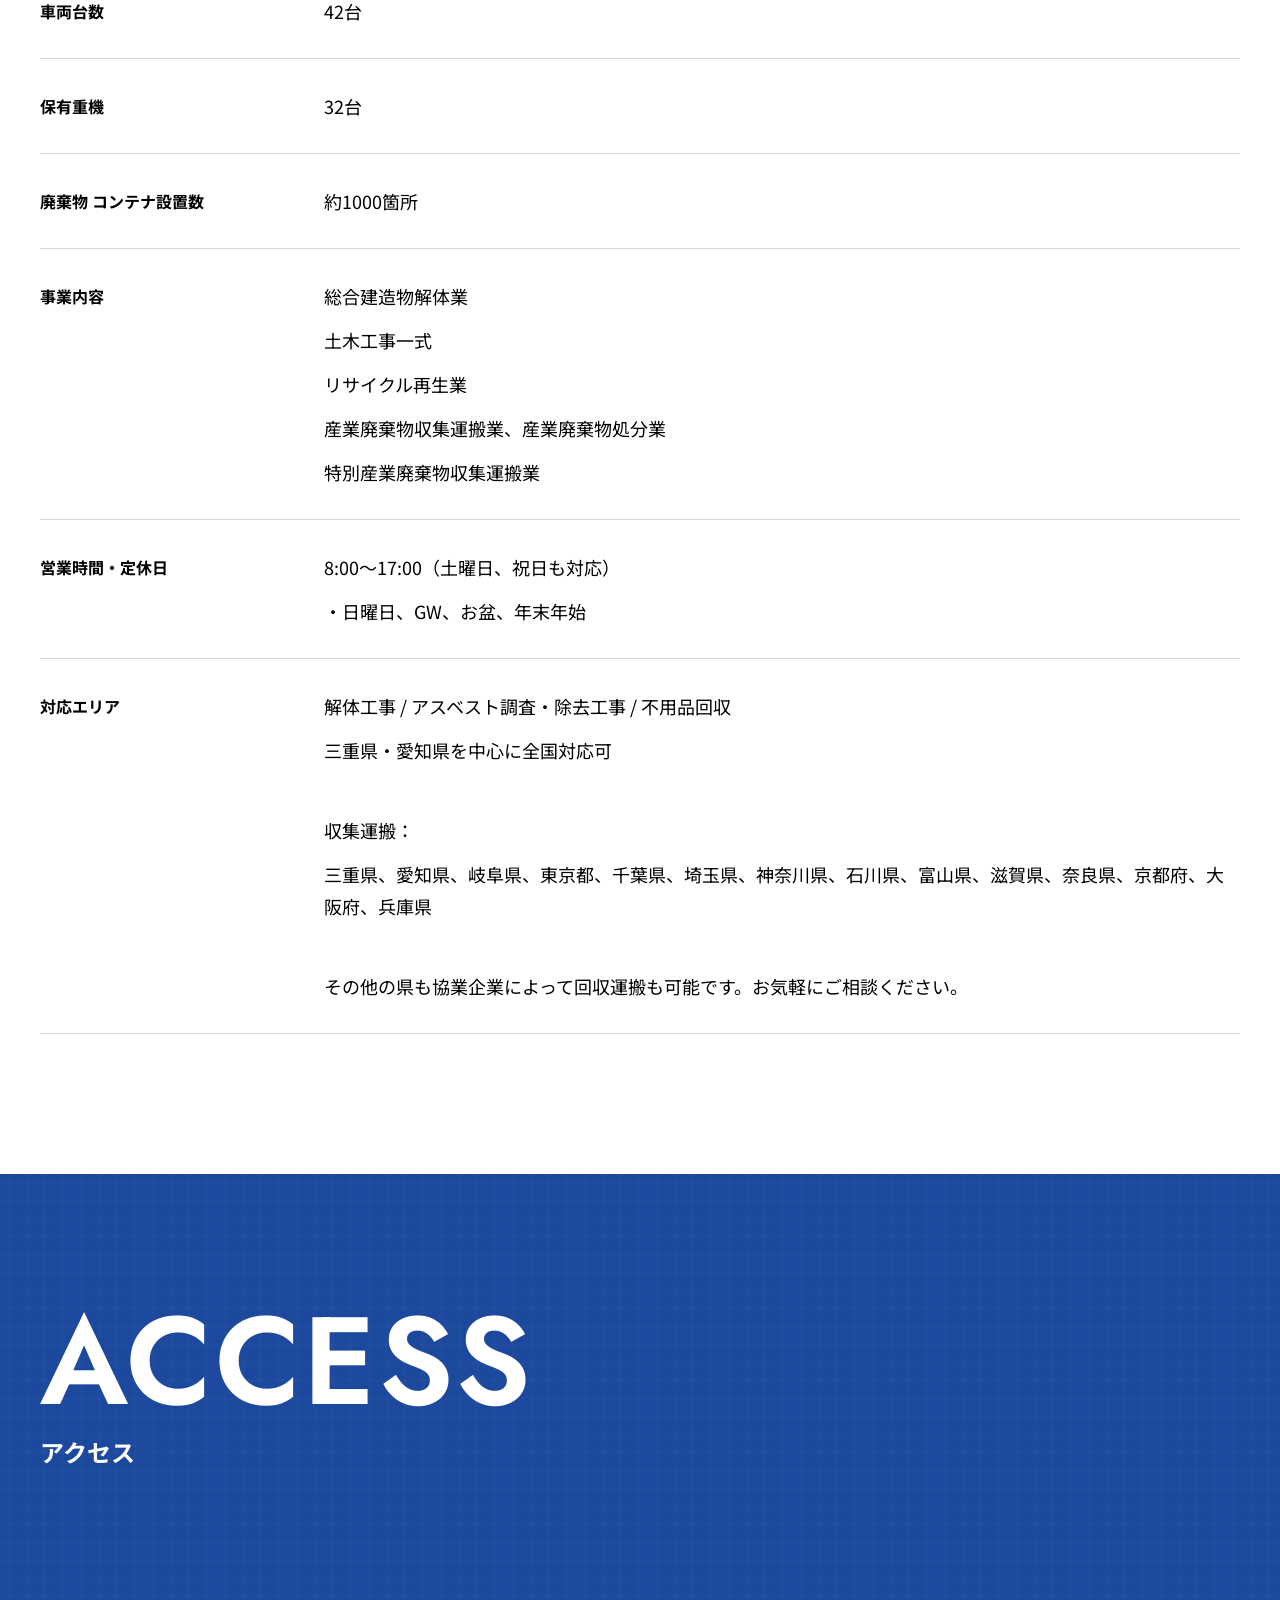
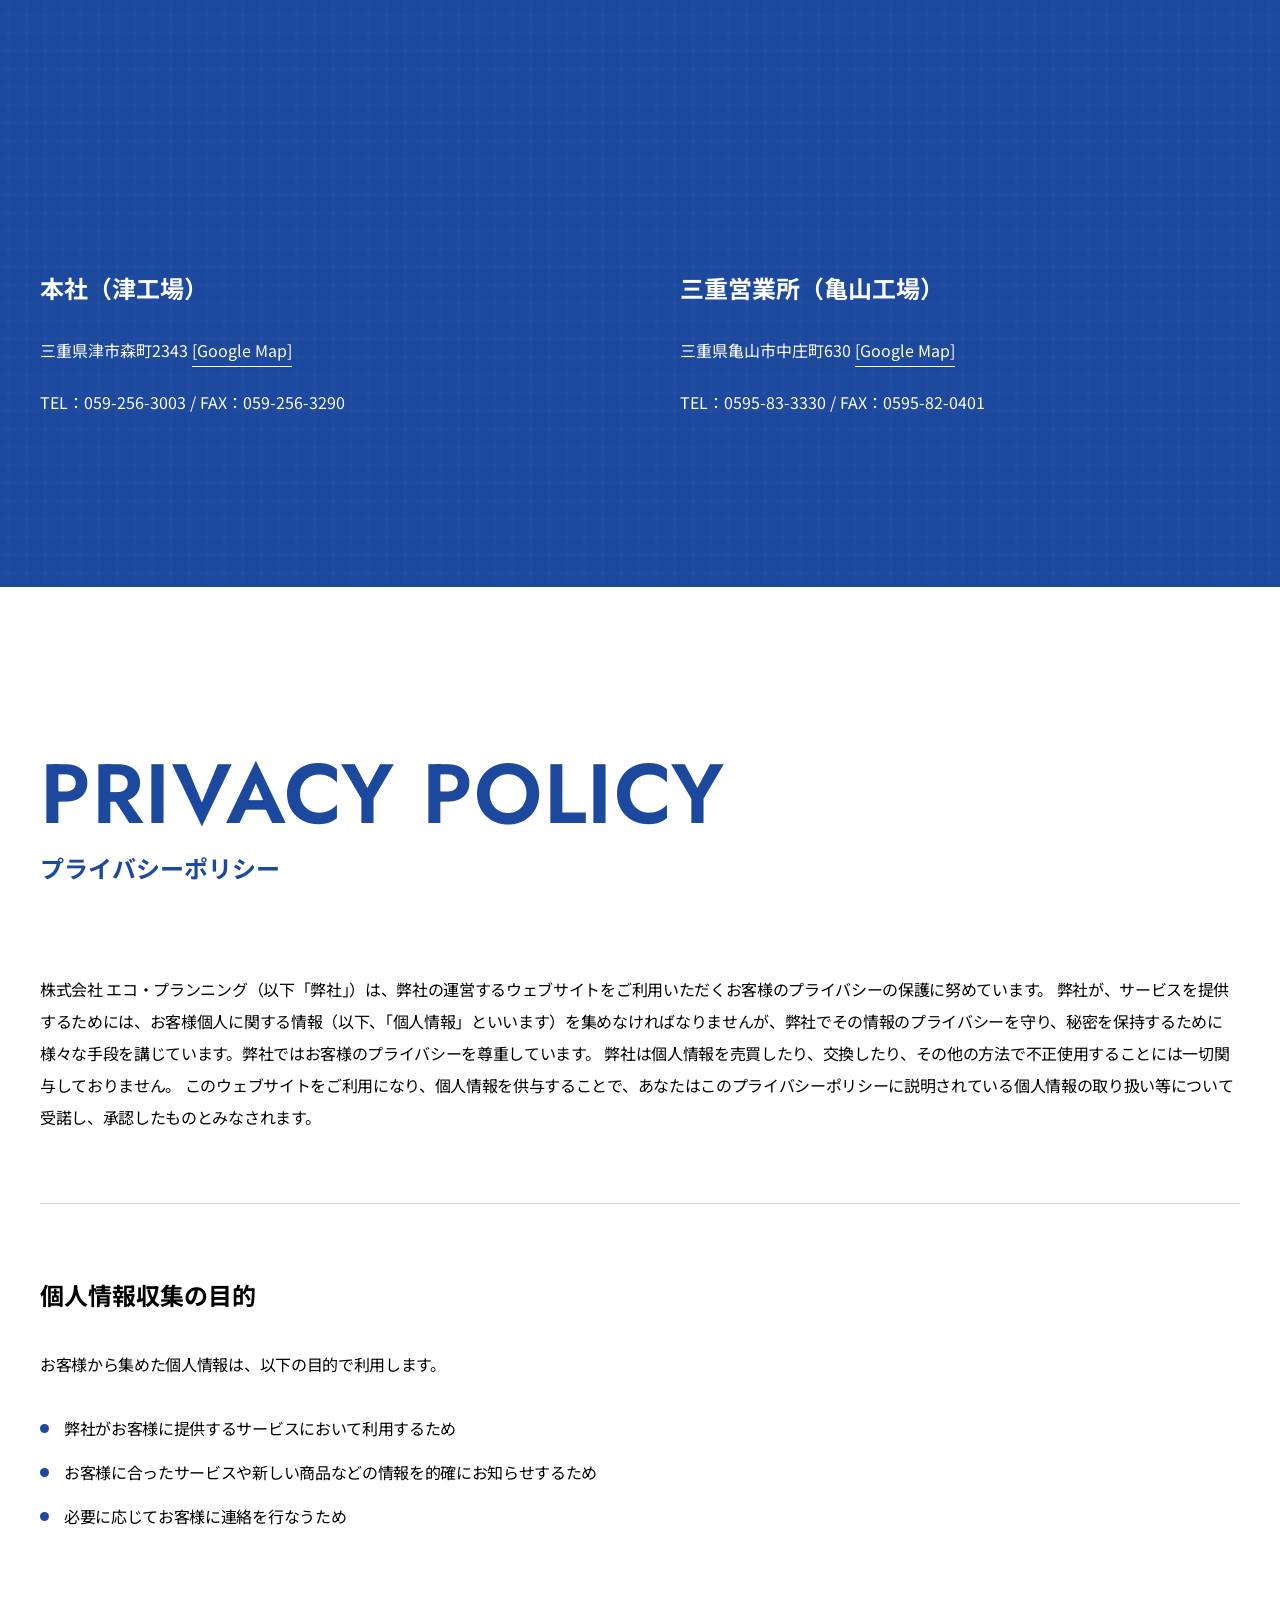
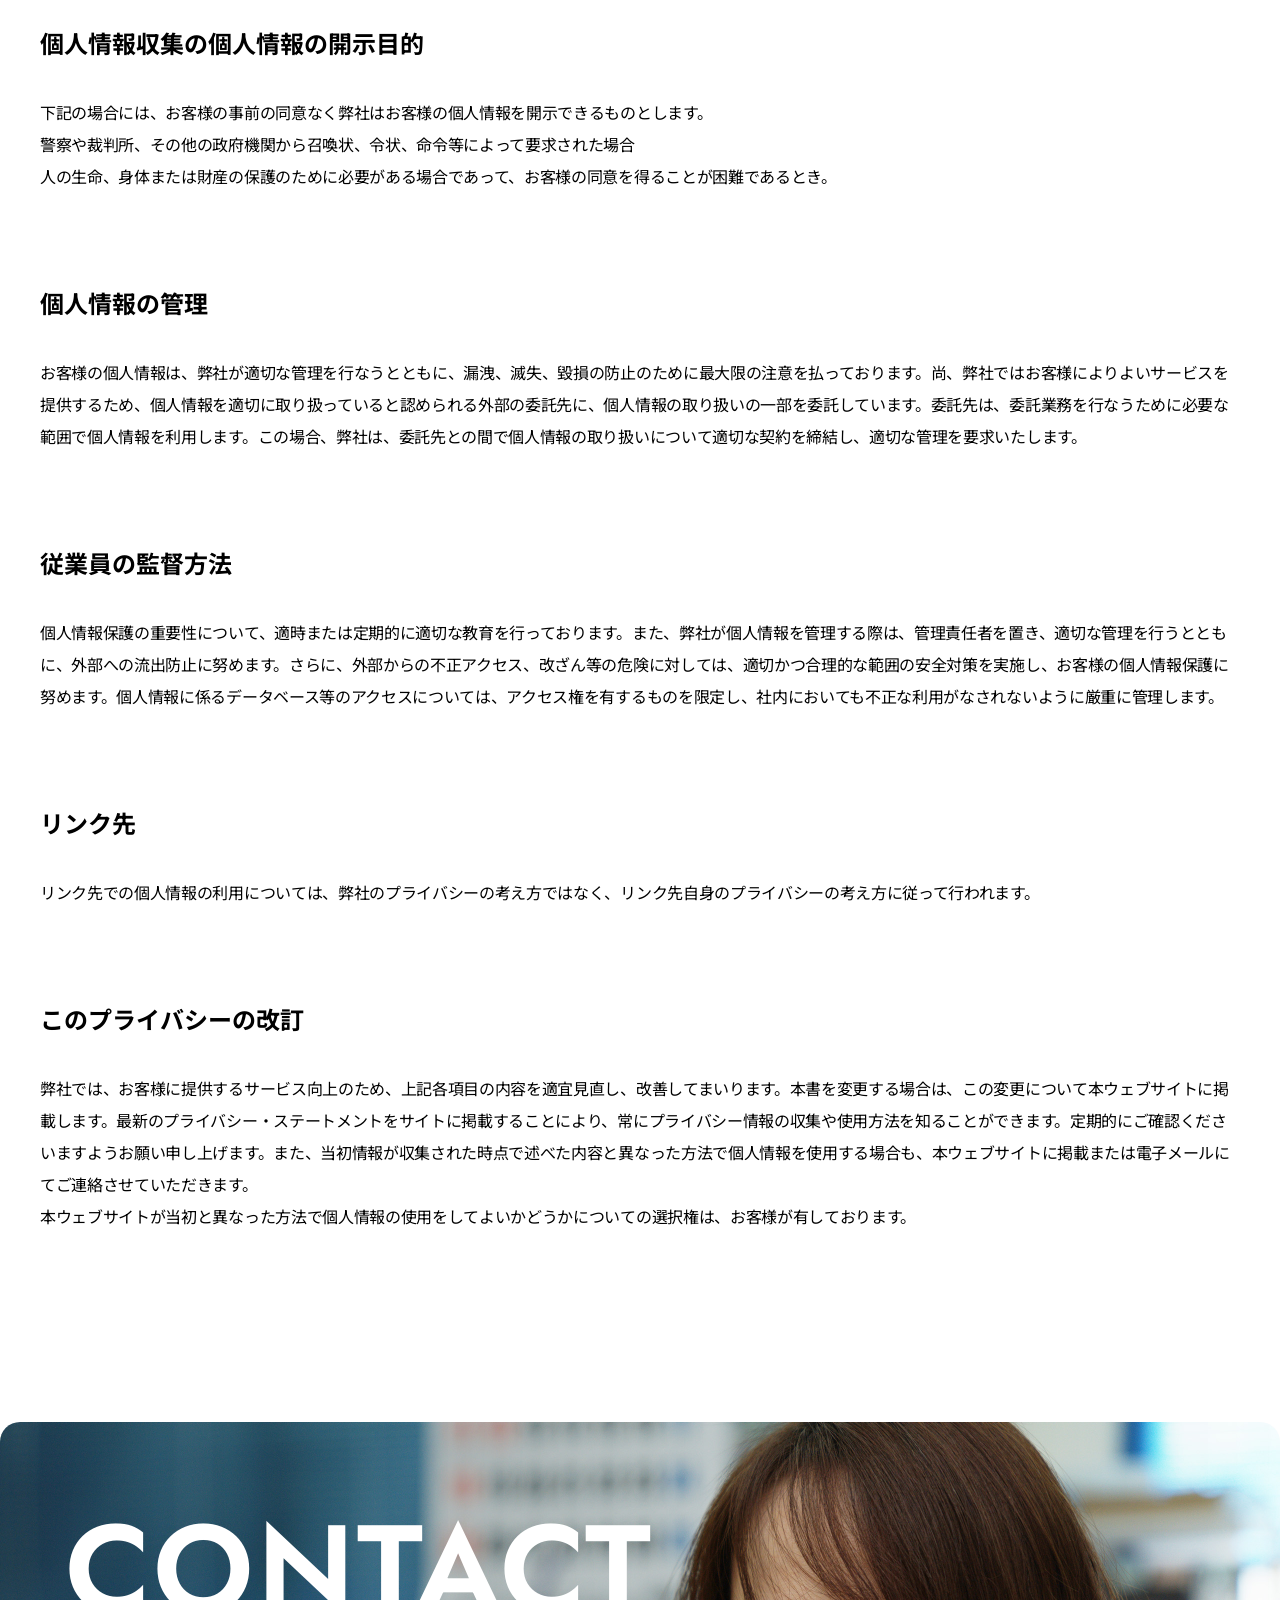
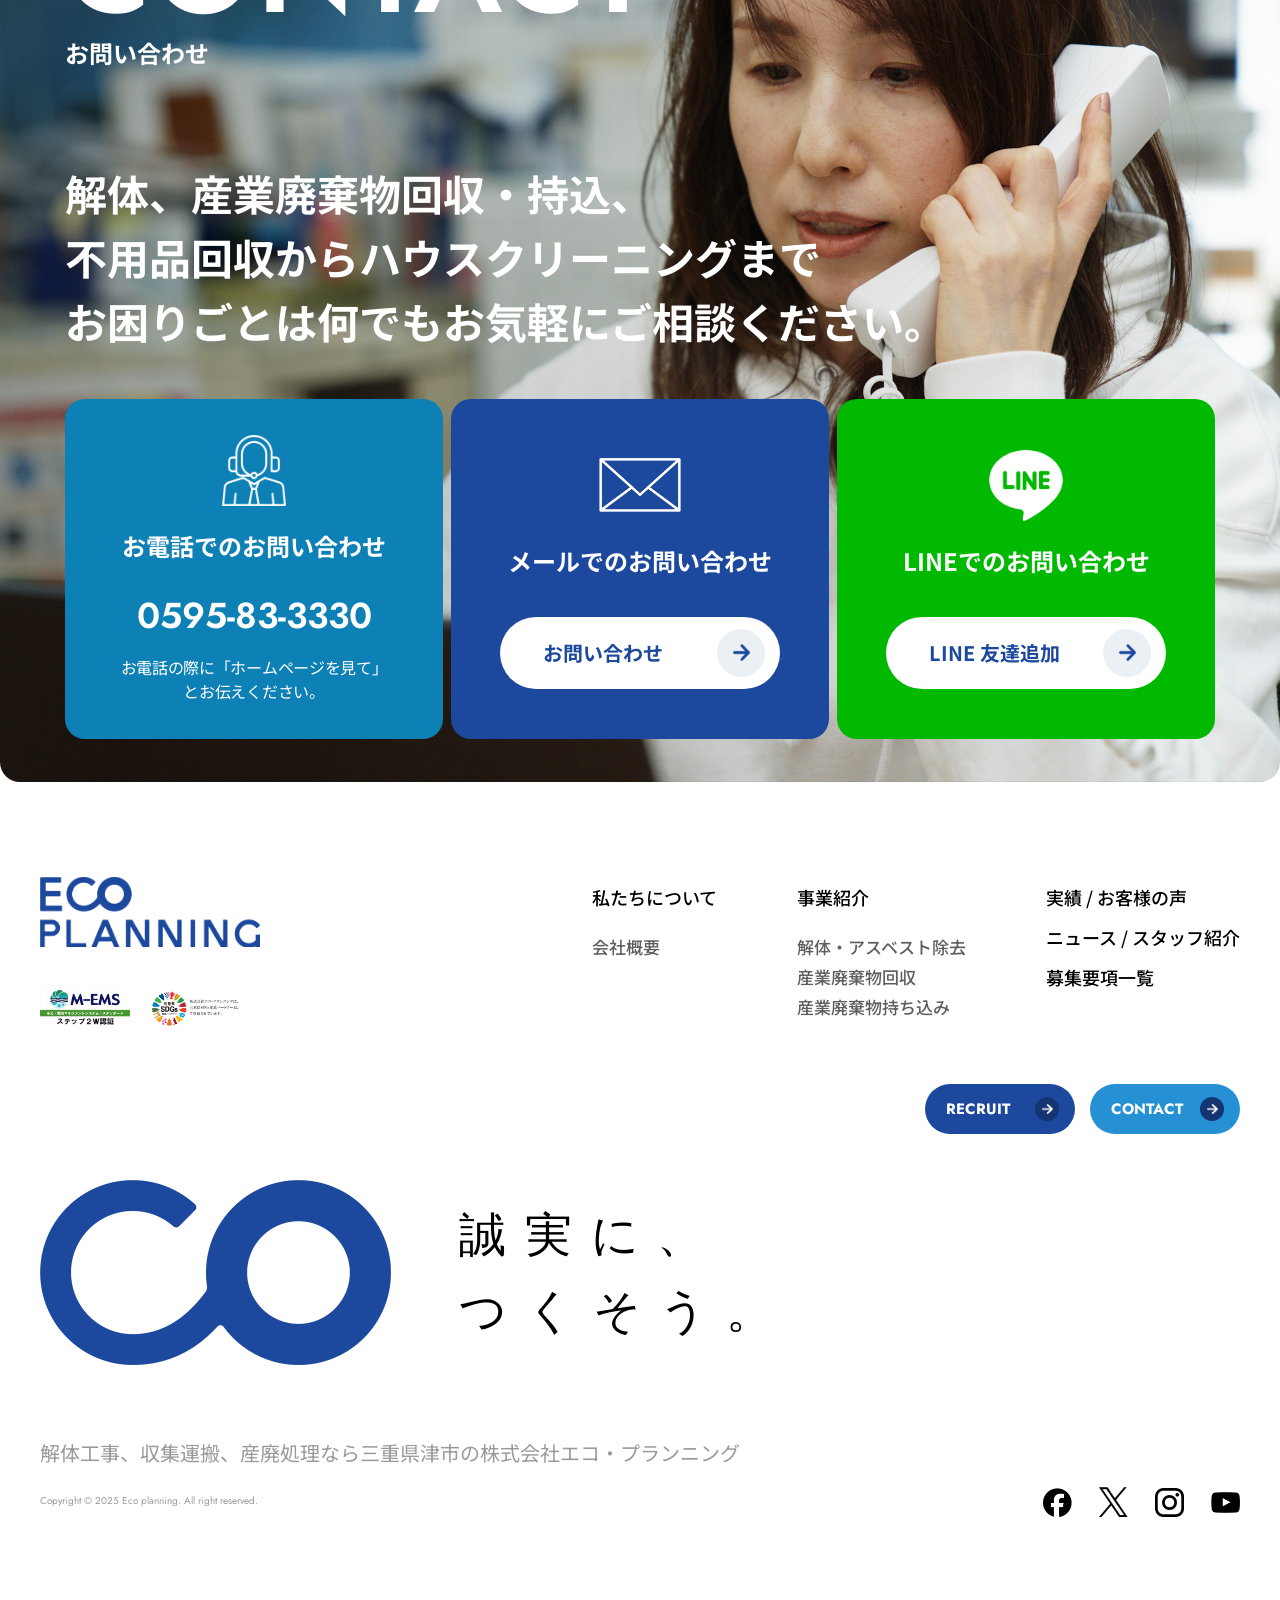
<file: company.html>
<!DOCTYPE html>
<html lang="ja">

<head>
  <meta charset="UTF-8">
  <meta name="viewport" content="width=device-width, initial-scale=1.0">
  <link rel="preconnect" href="https://fonts.googleapis.com">
  <link rel="preconnect" href="https://fonts.gstatic.com" crossorigin>
  <link href="https://fonts.googleapis.com/css2?family=Jost:ital,wght@0,100..900;1,100..900&amp;family=Noto+Sans+JP:wght@100..900&amp;display=swap" rel="stylesheet">
  <link rel="stylesheet" href="https://cdn.jsdelivr.net/npm/swiper@11/swiper-bundle.min.css">
  <link rel="stylesheet" href="./css/style.css">
  <title>会社概要 | ECO PLANNING</title>
</head>

<body class="sub-company">
  <div class="sub-company__first-view site-subpage-first-view">
    <header class="site-header">
      <div class="site-header__inner">
        <a class="site-header__logo" href="#">
          <img src="./img/common/logo-white.png" alt="ECO PLANNING">
        </a>

        <nav class="site-header__nav js-drawer" aria-label="グローバルナビゲーション">
          <ul class="site-header__nav-list">
            <li class="site-header__nav-item"><a class="site-header__nav-link" href="#">私たちについて</a></li>
            <li class="site-header__nav-item"><a class="site-header__nav-link" href="#">事業紹介</a></li>
            <li class="site-header__nav-item"><a class="site-header__nav-link" href="#">実績・お客様の声</a></li>
            <li class="site-header__nav-item"><a class="site-header__nav-link" href="#">ニュース／スタッフ紹介</a></li>
          </ul>

          <div class="site-header__buttons">
            <a class="site-header__button" href="#">
              <span>recruit</span>
              <span class="site-arrow-icon site-header__button-icon" aria-hidden="true">
                <img src="./img/common/arrow-blue.png" alt="">
              </span>
            </a>
            <a class="site-header__button site-header__button--contact" href="#">
              <span>contact</span>
              <span class="site-arrow-icon site-header__button-icon" aria-hidden="true">
                <img src="./img/common/arrow-blue.png" alt="">
              </span>
            </a>
          </div>
        </nav>

        <button class="site-header__hamburger js-hamburger" type="button" aria-label="メニューを開く">
          <span class="site-header__hamburger-line"></span>
          <span class="site-header__hamburger-line"></span>
          <span class="site-header__hamburger-line"></span>
        </button>
      </div>
    </header>

    <section class="sub-company__fv site-subpage-fv">
      <div class="sub-company__fv-image site-subpage-fv__image">
        <img src="./img/company/fv.jpg" alt="エコ・プランニングのヘルメット">
      </div>

      <div class="sub-company__fv-heading site-subpage-fv__heading">
        <h1 class="sub-company__fv-title site-subpage-fv__title">company</h1>
        <p class="sub-company__fv-subtitle site-subpage-fv__subtitle site-heading-subtitle--default">会社概要</p>
      </div>

      <nav class="breadcrumb sub-company__breadcrumb site-subpage-fv__breadcrumb" aria-label="パンくずリスト">
        <ol class="breadcrumb__list">
          <li class="breadcrumb__item">
            <a class="breadcrumb__home" href="#">
              <img class="breadcrumb__home-icon" src="./img/common/icon-home.png" alt="">
              <span>株式会社エコ・プランニングhome</span>
            </a>
          </li>
          <li class="breadcrumb__separator" aria-hidden="true">&gt;</li>
          <li class="breadcrumb__item" aria-current="page">会社概要</li>
        </ol>
      </nav>
    </section>
  </div>

  <main>
    <section class="sub-company__gallery site-loop-gallery" aria-label="エコ・プランニングの風景">
      <div class="sub-company__gallery-track site-loop-gallery__track js-loop-gallery-track">
        <div class="sub-company__gallery-item site-loop-gallery__item"><img src="./img/company/gallery-01.jpg" alt="エコ・プランニングの工場にあるモニュメント"></div>
        <div class="sub-company__gallery-item site-loop-gallery__item"><img src="./img/company/gallery-02.jpg" alt="エコ・プランニングのユニフォーム"></div>
        <div class="sub-company__gallery-item site-loop-gallery__item"><img src="./img/company/gallery-03.jpg" alt="コンテナに描かれたスタッフのイラスト"></div>
        <div class="sub-company__gallery-item site-loop-gallery__item"><img src="./img/company/gallery-04.jpg" alt="エコ・プランニングの打ち合わせスペース"></div>
      </div>
    </section>

    <section class="sub-company__history">
      <div class="sub-company__history-header inner">
        <div class="sub-company__history-heading">
          <h2 class="sub-company__history-title site-heading--subpage-en">history</h2>
          <p class="sub-company__history-subtitle site-heading-subtitle--default">沿革</p>
        </div>
        <p class="sub-company__history-lead">
          エコプランニングは創業50年、亀山に根差して40年<br>
          解体工事、産業廃棄物という業界で、環境や社会の為に様々な変化と挑戦をし続けて参りました。
        </p>
      </div>

      <div class="sub-company__history-slider-shell inner">
        <div class="sub-company__history-slider swiper js-company-history-slider">
          <div class="swiper-wrapper">
            <article class="sub-company__history-card swiper-slide">
              <p class="sub-company__history-year">1966</p>
              <p class="sub-company__history-text">
                大阪府寝屋川市にて吉田建設を創業。当時は家計を支えるべく、中学卒業後に自動車修理工や廃品回収など様々な職に就き、寝る間も惜しんで働く日々を過ごす。
              </p>
              <img class="sub-company__history-image" src="./img/company/history-1966.png" alt="創業当時の回収車両">
            </article>

            <article class="sub-company__history-card swiper-slide">
              <p class="sub-company__history-year">1975</p>
              <p class="sub-company__history-text">
                拠点を三重県亀山市へ移転。元請け業者と共に中ノ川の造成工事に携わる。工事完了後、大阪へは戻らずに三重県を拠点として新たな事業を起こすことを決意。
              </p>
              <img class="sub-company__history-image" src="./img/company/history-1975.png" alt="造成工事に使用した車両">
            </article>

            <article class="sub-company__history-card swiper-slide">
              <p class="sub-company__history-year">1976</p>
              <p class="sub-company__history-text">
                亀山市にて解体事業を開始。当時は「解体工事」がビジネスとして確立されていない時代。いち早くその可能性に着目してスタートを切るなど、当時から「人がやっていないことに挑む」先見の明に長けていた。
              </p>
              <img class="sub-company__history-image" src="./img/company/history-1976.png" alt="解体工事を行う当時のスタッフ">
            </article>

            <article class="sub-company__history-card swiper-slide">
              <p class="sub-company__history-year">1983</p>
              <p class="sub-company__history-text">
                日本で初めて、ヘリコプターを用いた解体工事を実施。
              </p>
              <img class="sub-company__history-image" src="./img/company/history-1983.png" alt="ヘリコプターを用いた解体工事">
            </article>

            <article class="sub-company__history-card swiper-slide">
              <p class="sub-company__history-year">1991</p>
              <p class="sub-company__history-text">
                トンネル天井板撤去工事の特許製品を開発。さらに廃棄物分別装置や石膏ボードと紙の剥離装置でも特許を取得。顧客満足のために「便利」と「使いやすさ」を追求するチャレンジ精神や試行錯誤の姿勢は、この頃から深く根付いている。
              </p>
              <img class="sub-company__history-image" src="./img/company/history-1991.png" alt="トンネル天井板撤去工事">
            </article>

            <article class="sub-company__history-card swiper-slide">
              <p class="sub-company__history-year">1995</p>
              <p class="sub-company__history-text">
                三重県内初となる、産業廃棄物開閉式コンテナによる回収サービスを開始。当時は廃材用コンテナが普及しておらず、現場の地面に置いた廃材をトラックへ積み替えて運ぶ手法が一般的だった時代に、業界に先駆けて導入。
              </p>
              <img class="sub-company__history-image" src="./img/company/history-1995.png" alt="産業廃棄物開閉式コンテナによる回収">
            </article>

            <article class="sub-company__history-card swiper-slide">
              <p class="sub-company__history-year">2011</p>
              <p class="sub-company__history-text">
                吉田實が代表取締役に就任。
              </p>
              <img class="sub-company__history-image" src="./img/company/history-2011.png" alt="代表取締役に就任した吉田實">
            </article>

            <article class="sub-company__history-card swiper-slide">
              <p class="sub-company__history-year">2014</p>
              <p class="sub-company__history-text">
                吉田工業株式会社より、解体工事事業および産業廃棄物処理事業の事業譲渡を受ける。
              </p>
              <img class="sub-company__history-image" src="./img/company/history-2014.png" alt="解体工事の現場">
            </article>

            <article class="sub-company__history-card swiper-slide">
              <p class="sub-company__history-year">2014</p>
              <p class="sub-company__history-text">
                吉田孔顕が代表取締役に就任。
              </p>
              <img class="sub-company__history-image" src="./img/company/history-2014-02.png" alt="代表取締役に就任した吉田孔顕">
            </article>

            <article class="sub-company__history-card swiper-slide">
              <p class="sub-company__history-year">2015</p>
              <p class="sub-company__history-text">
                事業部制にし組織を再編。現在は解体事業部と環境事業部を中心に運営を行っている。
              </p>
              <img class="sub-company__history-image" src="./img/company/history-2015.png" alt="エコ・プランニングのスタッフ">
            </article>
          </div>
        </div>
        <button class="sub-company__history-navigation sub-company__history-navigation--prev" type="button" aria-label="前の沿革を見る">
          <img src="./img/common/arrow-white.png" alt="">
        </button>
        <button class="sub-company__history-navigation sub-company__history-navigation--next" type="button" aria-label="次の沿革を見る">
          <img src="./img/common/arrow-white.png" alt="">
        </button>
      </div>
    </section>

    <section class="sub-company__data">
      <div class="sub-company__data-inner inner">
        <div class="sub-company__section-heading">
          <h2 class="sub-company__section-title site-heading--subpage-en">company data</h2>
          <p class="sub-company__section-subtitle site-heading-subtitle--default">会社概要</p>
        </div>

        <dl class="sub-company__data-list">
          <div class="sub-company__data-row">
            <dt class="sub-company__data-term">会社名</dt>
            <dd class="sub-company__data-description">株式会社 エコ・プランニング</dd>
          </div>
          <div class="sub-company__data-row">
            <dt class="sub-company__data-term">代表者</dt>
            <dd class="sub-company__data-description">吉田 孔顕</dd>
          </div>
          <div class="sub-company__data-row">
            <dt class="sub-company__data-term">本社事務所（津工場）</dt>
            <dd class="sub-company__data-description">
              <p>〒514-1254 三重県津市森町2343 <a class="sub-company__map-link" target="_blank" href="https://maps.app.goo.gl/psASZtC7WQiid4r76">[Google Map]</a></p>
              <p class="sub-company__data-line">TEL：059-256-3003 / FAX：059-256-3290</p>
            </dd>
          </div>
          <div class="sub-company__data-row">
            <dt class="sub-company__data-term">三重営業所（亀山工場）</dt>
            <dd class="sub-company__data-description">
              <p>三重県亀山市中庄町630 <a class="sub-company__map-link" target="_blank" href="https://maps.app.goo.gl/auzxpNxQFkMa8PSK6">[Google Map]</a></p>
              <p class="sub-company__data-line">TEL：0595-83-3330 / FAX：0595-82-0401</p>
            </dd>
          </div>
          <div class="sub-company__data-row">
            <dt class="sub-company__data-term">設立</dt>
            <dd class="sub-company__data-description">平成10年4月13日</dd>
          </div>
          <div class="sub-company__data-row">
            <dt class="sub-company__data-term">資本金</dt>
            <dd class="sub-company__data-description">30,000千円</dd>
          </div>
          <div class="sub-company__data-row">
            <dt class="sub-company__data-term">従業員数</dt>
            <dd class="sub-company__data-description">25名（専属従事者30名）</dd>
          </div>
          <div class="sub-company__data-row">
            <dt class="sub-company__data-term">取引銀行</dt>
            <dd class="sub-company__data-description">
              <ul class="sub-company__data-lines">
                <li>三十三銀行　亀山支店</li>
                <li>三十三銀行　久居支店</li>
              </ul>
            </dd>
          </div>
          <div class="sub-company__data-row">
            <dt class="sub-company__data-term">関連会社</dt>
            <dd class="sub-company__data-description">
              <ul class="sub-company__data-lines">
                <li>・開発工業 株式会社</li>
              </ul>
            </dd>
          </div>
          <div class="sub-company__data-row">
            <dt class="sub-company__data-term">取引業者数</dt>
            <dd class="sub-company__data-description">約1400社</dd>
          </div>
          <div class="sub-company__data-row">
            <dt class="sub-company__data-term">主要取引先</dt>
            <dd class="sub-company__data-description">
              <ul class="sub-company__data-lines">
                <li>・大手ゼネコン様</li>
                <li>・大手ハウスメーカー様</li>
                <li>・工務店様</li>
                <li>・一般家庭のお客様</li>
                <li>・日本郵政</li>
                <li>・財務省</li>
              </ul>
            </dd>
          </div>
          <div class="sub-company__data-row">
            <dt class="sub-company__data-term">加盟団体</dt>
            <dd class="sub-company__data-description">
              <ul class="sub-company__data-lines">
                <li>・津商工会議所</li>
                <li>・鈴鹿商工会議所</li>
                <li>・一般社団法人三重県産業廃棄物協会</li>
                <li>・三重県SDGs推進パートナー</li>
                <li>・一般社団法人M-EMS認証機構</li>
                <li>・東京臨海ロータリークラブ</li>
                <li>・一般社団法人JCU</li>
              </ul>
            </dd>
          </div>
          <div class="sub-company__data-row">
            <dt class="sub-company__data-term">資格・許認可</dt>
            <dd class="sub-company__data-description">
              <ul class="sub-company__data-lines">
                <li>・建設業許可</li>
                <li>三重県知事許可（特-5）第15842号</li>
                <li>産業廃棄物収集運搬・処分許可</li>
                <li>認定番号 JIA14-003</li>
                <li>・古物商許可</li>
              </ul>
            </dd>
          </div>
          <div class="sub-company__data-row">
            <dt class="sub-company__data-term">車両台数</dt>
            <dd class="sub-company__data-description">42台</dd>
          </div>
          <div class="sub-company__data-row">
            <dt class="sub-company__data-term">保有重機</dt>
            <dd class="sub-company__data-description">32台</dd>
          </div>
          <div class="sub-company__data-row">
            <dt class="sub-company__data-term">廃棄物 コンテナ設置数</dt>
            <dd class="sub-company__data-description">約1000箇所</dd>
          </div>
          <div class="sub-company__data-row">
            <dt class="sub-company__data-term">事業内容</dt>
            <dd class="sub-company__data-description">
              <ul class="sub-company__data-lines">
                <li>総合建造物解体業</li>
                <li>土木工事一式</li>
                <li>リサイクル再生業</li>
                <li>産業廃棄物収集運搬業、産業廃棄物処分業</li>
                <li>特別産業廃棄物収集運搬業</li>
              </ul>
            </dd>
          </div>
          <div class="sub-company__data-row">
            <dt class="sub-company__data-term">営業時間・定休日</dt>
            <dd class="sub-company__data-description">
              <ul class="sub-company__data-lines">
                <li>8:00〜17:00（土曜日、祝日も対応）</li>
                <li>・日曜日、GW、お盆、年末年始</li>
              </ul>
            </dd>
          </div>
          <div class="sub-company__data-row">
            <dt class="sub-company__data-term">対応エリア</dt>
            <dd class="sub-company__data-description">
              <p>解体工事 / アスベスト調査・除去工事 / 不用品回収</p>
              <p class="sub-company__data-line">三重県・愛知県を中心に全国対応可</p>
              <p class="sub-company__data-area-label">収集運搬：</p>
              <p class="sub-company__data-line">三重県、愛知県、岐阜県、東京都、千葉県、埼玉県、神奈川県、石川県、富山県、滋賀県、奈良県、京都府、大阪府、兵庫県</p>
              <p class="sub-company__data-area-note">その他の県も協業企業によって回収運搬も可能です。お気軽にご相談ください。</p>
            </dd>
          </div>
        </dl>
      </div>
    </section>

    <section class="sub-company__access">
      <div class="sub-company__access-inner inner">
        <div class="sub-company__section-heading sub-company__section-heading--white">
          <h2 class="sub-company__section-title site-heading--section-en">access</h2>
          <p class="sub-company__section-subtitle site-heading-subtitle--default">アクセス</p>
        </div>

        <div class="sub-company__access-list">
          <article class="sub-company__access-item">
            <div class="sub-company__access-map">
              <iframe src="https://www.google.com/maps/embed?pb=!1m18!1m12!1m3!1d3280.550744499713!2d136.42306107609824!3d34.691286383717156!2m3!1f0!2f0!3f0!3m2!1i1024!2i768!4f13.1!3m3!1m2!1s0x60040e961e9a6ebf%3A0xa7f8cfaef1b3c023!2z44CSNTE0LTEyNTQg5LiJ6YeN55yM5rSl5biC5qOu55S677yS77yT77yU77yT!5e0!3m2!1sja!2sjp!4v1785066251277!5m2!1sja!2sjp" width="600" height="450" style="border:0;" allowfullscreen="" loading="lazy" referrerpolicy="strict-origin-when-cross-origin"></iframe>
            </div>
            <h3 class="sub-company__access-name">本社（津工場）</h3>
            <p class="sub-company__access-address">三重県津市森町2343 <a class="sub-company__map-link sub-company__map-link--white" target="_blank" href="https://maps.app.goo.gl/f6KtPGsMH84fD15B9">[Google Map]</a></p>
            <p class="sub-company__access-tel">TEL：059-256-3003 / FAX：059-256-3290</p>
          </article>

          <article class="sub-company__access-item">
            <div class="sub-company__access-map">
              <iframe src="https://www.google.com/maps/embed?pb=!1m18!1m12!1m3!1d3275.192586474655!2d136.47286187610288!3d34.82625007646545!2m3!1f0!2f0!3f0!3m2!1i1024!2i768!4f13.1!3m3!1m2!1s0x6003f5a72814af5b%3A0x93a92b2a299c4964!2z44CSNTE5LTAxMzQg5LiJ6YeN55yM5LqA5bGx5biC5Lit5bqE55S677yW77yT77yQ!5e0!3m2!1sja!2sjp!4v1785066289484!5m2!1sja!2sjp" width="600" height="450" style="border:0;" allowfullscreen="" loading="lazy" referrerpolicy="strict-origin-when-cross-origin"></iframe>
            </div>
            <h3 class="sub-company__access-name">三重営業所（亀山工場）</h3>
            <p class="sub-company__access-address">三重県亀山市中庄町630 <a class="sub-company__map-link sub-company__map-link--white" target="_blank" href="https://maps.app.goo.gl/auzxpNxQFkMa8PSK6">[Google Map]</a></p>
            <p class="sub-company__access-tel">TEL：0595-83-3330 / FAX：0595-82-0401</p>
          </article>
        </div>
      </div>
    </section>

    <section class="sub-company__privacy">
      <div class="sub-company__privacy-inner inner">
        <div class="sub-company__section-heading">
          <h2 class="sub-company__section-title site-heading--subpage-en">privacy policy</h2>
          <p class="sub-company__section-subtitle site-heading-subtitle--default">プライバシーポリシー</p>
        </div>

        <p class="sub-company__privacy-introduction">
          株式会社 エコ・プランニング（以下「弊社」）は、弊社の運営するウェブサイトをご利用いただくお客様のプライバシーの保護に努めています。 弊社が、サービスを提供するためには、お客様個人に関する情報（以下、「個人情報」といいます）を集めなければなりませんが、弊社でその情報のプライバシーを守り、秘密を保持するために様々な手段を講じています。弊社ではお客様のプライバシーを尊重しています。 弊社は個人情報を売買したり、交換したり、その他の方法で不正使用することには一切関与しておりません。 このウェブサイトをご利用になり、個人情報を供与することで、あなたはこのプライバシーポリシーに説明されている個人情報の取り扱い等について受諾し、承認したものとみなされます。
        </p>

        <div class="sub-company__privacy-content">
          <section class="sub-company__privacy-block">
            <h3 class="sub-company__privacy-heading">個人情報収集の目的</h3>
            <p class="sub-company__privacy-text">お客様から集めた個人情報は、以下の目的で利用します。</p>
            <ul class="sub-company__privacy-list">
              <li>弊社がお客様に提供するサービスにおいて利用するため</li>
              <li>お客様に合ったサービスや新しい商品などの情報を的確にお知らせするため</li>
              <li>必要に応じてお客様に連絡を行なうため</li>
            </ul>
          </section>

          <section class="sub-company__privacy-block">
            <h3 class="sub-company__privacy-heading">個人情報収集の個人情報の開示目的</h3>
            <p class="sub-company__privacy-text">
              下記の場合には、お客様の事前の同意なく弊社はお客様の個人情報を開示できるものとします。<br>
              警察や裁判所、その他の政府機関から召喚状、令状、命令等によって要求された場合<br>
              人の生命、身体または財産の保護のために必要がある場合であって、お客様の同意を得ることが困難であるとき。
            </p>
          </section>

          <section class="sub-company__privacy-block">
            <h3 class="sub-company__privacy-heading">個人情報の管理</h3>
            <p class="sub-company__privacy-text">
              お客様の個人情報は、弊社が適切な管理を行なうとともに、漏洩、滅失、毀損の防止のために最大限の注意を払っております。尚、弊社ではお客様によりよいサービスを提供するため、個人情報を適切に取り扱っていると認められる外部の委託先に、個人情報の取り扱いの一部を委託しています。委託先は、委託業務を行なうために必要な範囲で個人情報を利用します。この場合、弊社は、委託先との間で個人情報の取り扱いについて適切な契約を締結し、適切な管理を要求いたします。
            </p>
          </section>

          <section class="sub-company__privacy-block">
            <h3 class="sub-company__privacy-heading">従業員の監督方法</h3>
            <p class="sub-company__privacy-text">
              個人情報保護の重要性について、適時または定期的に適切な教育を行っております。また、弊社が個人情報を管理する際は、管理責任者を置き、適切な管理を行うとともに、外部への流出防止に努めます。さらに、外部からの不正アクセス、改ざん等の危険に対しては、適切かつ合理的な範囲の安全対策を実施し、お客様の個人情報保護に努めます。個人情報に係るデータベース等のアクセスについては、アクセス権を有するものを限定し、社内においても不正な利用がなされないように厳重に管理します。
            </p>
          </section>

          <section class="sub-company__privacy-block">
            <h3 class="sub-company__privacy-heading">リンク先</h3>
            <p class="sub-company__privacy-text">
              リンク先での個人情報の利用については、弊社のプライバシーの考え方ではなく、リンク先自身のプライバシーの考え方に従って行われます。
            </p>
          </section>

          <section class="sub-company__privacy-block">
            <h3 class="sub-company__privacy-heading">このプライバシーの改訂</h3>
            <p class="sub-company__privacy-text">
              弊社では、お客様に提供するサービス向上のため、上記各項目の内容を適宜見直し、改善してまいります。本書を変更する場合は、この変更について本ウェブサイトに掲載します。最新のプライバシー・ステートメントをサイトに掲載することにより、常にプライバシー情報の収集や使用方法を知ることができます。定期的にご確認くださいますようお願い申し上げます。また、当初情報が収集された時点で述べた内容と異なった方法で個人情報を使用する場合も、本ウェブサイトに掲載または電子メールにてご連絡させていただきます。<br>本ウェブサイトが当初と異なった方法で個人情報の使用をしてよいかどうかについての選択権は、お客様が有しております。
            </p>
          </section>
        </div>
      </div>
    </section>

    <section class="site-contact-section sub-company__contact">
      <div class="site-contact site-contact--visual">
        <div class="site-contact__background">
          <img src="./img/common/contact-bg.jpg" alt="">
        </div>
        <div class="site-contact__visual-content">
          <div class="site-contact__heading">
            <h2 class="site-contact__title site-heading--section-en">contact</h2>
            <p class="site-contact__subtitle site-heading-subtitle--default">お問い合わせ</p>
          </div>
          <p class="site-contact__lead">
            解体、産業廃棄物回収・持込、<br>
            不用品回収からハウスクリーニングまで<br>
            お困りごとは何でもお気軽にご相談ください。
          </p>

          <div class="site-contact__list">
            <div class="site-contact__card site-contact__card--phone">
              <img class="site-contact__icon" src="./img/common/icon-contact-phone.png" alt="">
              <p class="site-contact__card-title">お電話でのお問い合わせ</p>
              <a class="site-contact__phone-number" href="tel:0595833330">0595-83-3330</a>
              <p class="site-contact__note">お電話の際に「ホームページを見て」<br>とお伝えください。</p>
            </div>

            <div class="site-contact__card site-contact__card--mail">
              <img class="site-contact__icon" src="./img/common/icon-contact-mail.png" alt="">
              <p class="site-contact__card-title">メールでのお問い合わせ</p>
              <a class="site-contact__button" href="#">
                <span>お問い合わせ</span>
                <span class="site-arrow-icon site-contact__button-icon" aria-hidden="true">
                  <img src="./img/common/arrow-blue.png" alt="">
                </span>
              </a>
            </div>

            <div class="site-contact__card site-contact__card--line">
              <img class="site-contact__icon" src="./img/common/icon-contact-line.png" alt="">
              <p class="site-contact__card-title">LINEでのお問い合わせ</p>
              <a class="site-contact__button" href="#">
                <span>LINE 友達追加</span>
                <span class="site-arrow-icon site-contact__button-icon" aria-hidden="true">
                  <img src="./img/common/arrow-blue.png" alt="">
                </span>
              </a>
            </div>
          </div>
        </div>
      </div>
    </section>
  </main>

  <footer class="site-footer">
    <div class="site-footer__inner inner">
      <div class="site-footer__top">
        <div class="site-footer__brand">
          <a class="site-footer__logo" href="#"><img src="./img/common/logo-blue.png" alt="ECO PLANNING"></a>
          <div class="site-footer__certifications">
            <img src="./img/common/logo-mems.png" alt="M-EMS">
            <img src="./img/common/logo-sdgs.png" alt="SDGs">
          </div>
        </div>

        <div class="site-footer__navigation">
          <nav class="site-footer__nav" aria-label="フッターナビゲーション">
            <div class="site-footer__nav-group">
              <a class="site-footer__nav-heading" href="#">私たちについて</a>
              <a class="site-footer__nav-link" href="#">会社概要</a>
            </div>
            <div class="site-footer__nav-group">
              <a class="site-footer__nav-heading" href="#">事業紹介</a>
              <a class="site-footer__nav-link" href="#">解体・アスベスト除去</a>
              <a class="site-footer__nav-link" href="#">産業廃棄物回収</a>
              <a class="site-footer__nav-link" href="#">産業廃棄物持ち込み</a>
            </div>
            <div class="site-footer__nav-group">
              <a class="site-footer__nav-heading" href="#">実績 / お客様の声</a>
              <a class="site-footer__nav-heading" href="#">ニュース / スタッフ紹介</a>
              <a class="site-footer__nav-heading" href="#">募集要項一覧</a>
            </div>
          </nav>

          <div class="site-footer__buttons">
            <a class="site-footer__button site-footer__button--recruit" href="#">
              <span>recruit</span>
              <span class="site-arrow-icon site-footer__button-icon" aria-hidden="true"><img src="./img/common/arrow-white.png" alt=""></span>
            </a>
            <a class="site-footer__button site-footer__button--contact" href="#">
              <span>contact</span>
              <span class="site-arrow-icon site-footer__button-icon" aria-hidden="true"><img src="./img/common/arrow-white.png" alt=""></span>
            </a>
          </div>
        </div>
      </div>

      <div class="site-footer__concept">
        <img class="site-footer__concept-mark" src="./img/common/concept-mark.png" alt="">
        <p class="site-footer__concept-copy">誠実に、<br>つくそう。</p>
      </div>

      <div class="site-footer__bottom">
        <div class="site-footer__information">
          <p class="site-footer__description">解体工事、収集運搬、産廃処理なら三重県津市の株式会社エコ・プランニング</p>
          <p class="site-footer__copyright">Copyright © 2025 Eco planning. All right reserved.</p>
        </div>
        <div class="site-footer__socials">
          <a class="site-footer__social-link" href="#" aria-label="Facebook"><img src="./img/common/icon-facebook.png" alt=""></a>
          <a class="site-footer__social-link" href="#" aria-label="X"><img src="./img/common/icon-x.png" alt=""></a>
          <a class="site-footer__social-link" href="#" aria-label="Instagram"><img src="./img/common/icon-instagram.png" alt=""></a>
          <a class="site-footer__social-link" href="#" aria-label="YouTube"><img src="./img/common/icon-youtube.png" alt=""></a>
        </div>
      </div>
    </div>
  </footer>

  <script src="https://code.jquery.com/jquery-3.7.1.min.js"></script>
  <script src="https://cdn.jsdelivr.net/npm/swiper@11/swiper-bundle.min.js"></script>
  <script src="./js/script.js"></script>
</body>

</html>
</file>
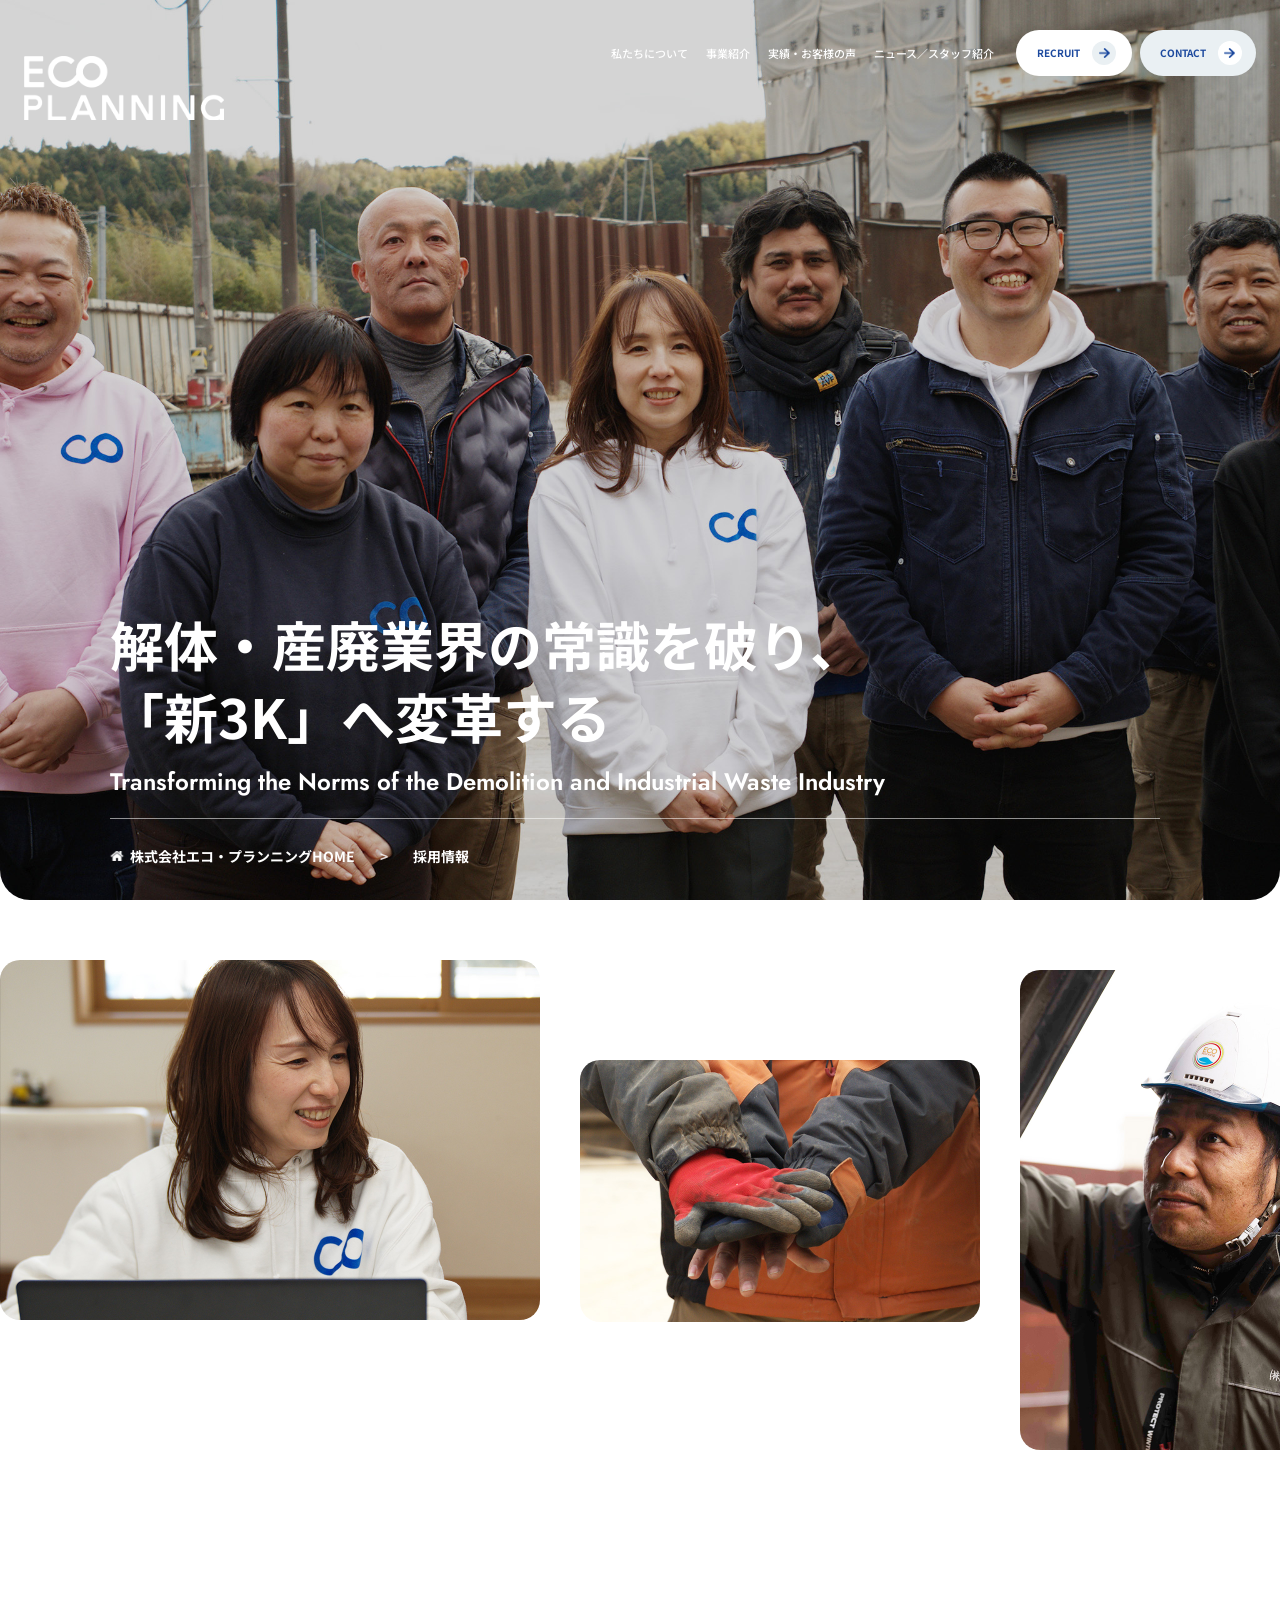
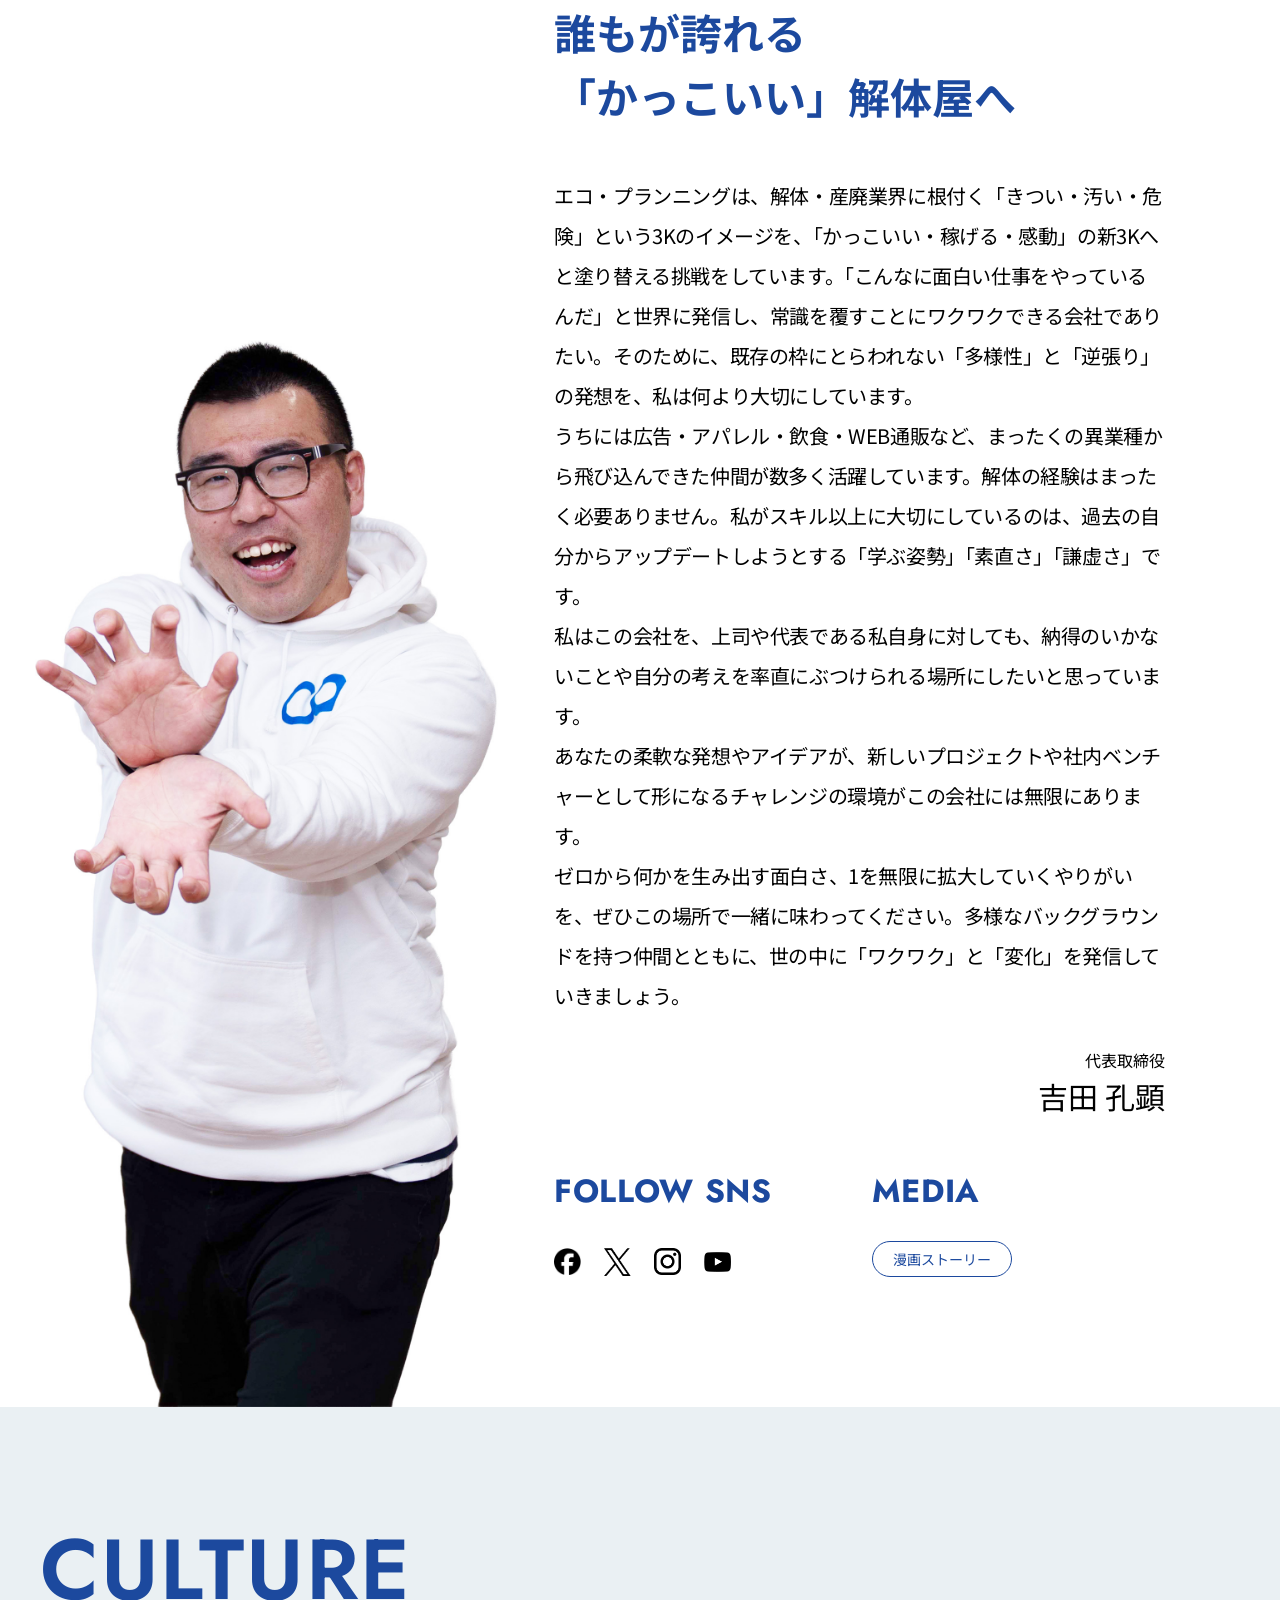
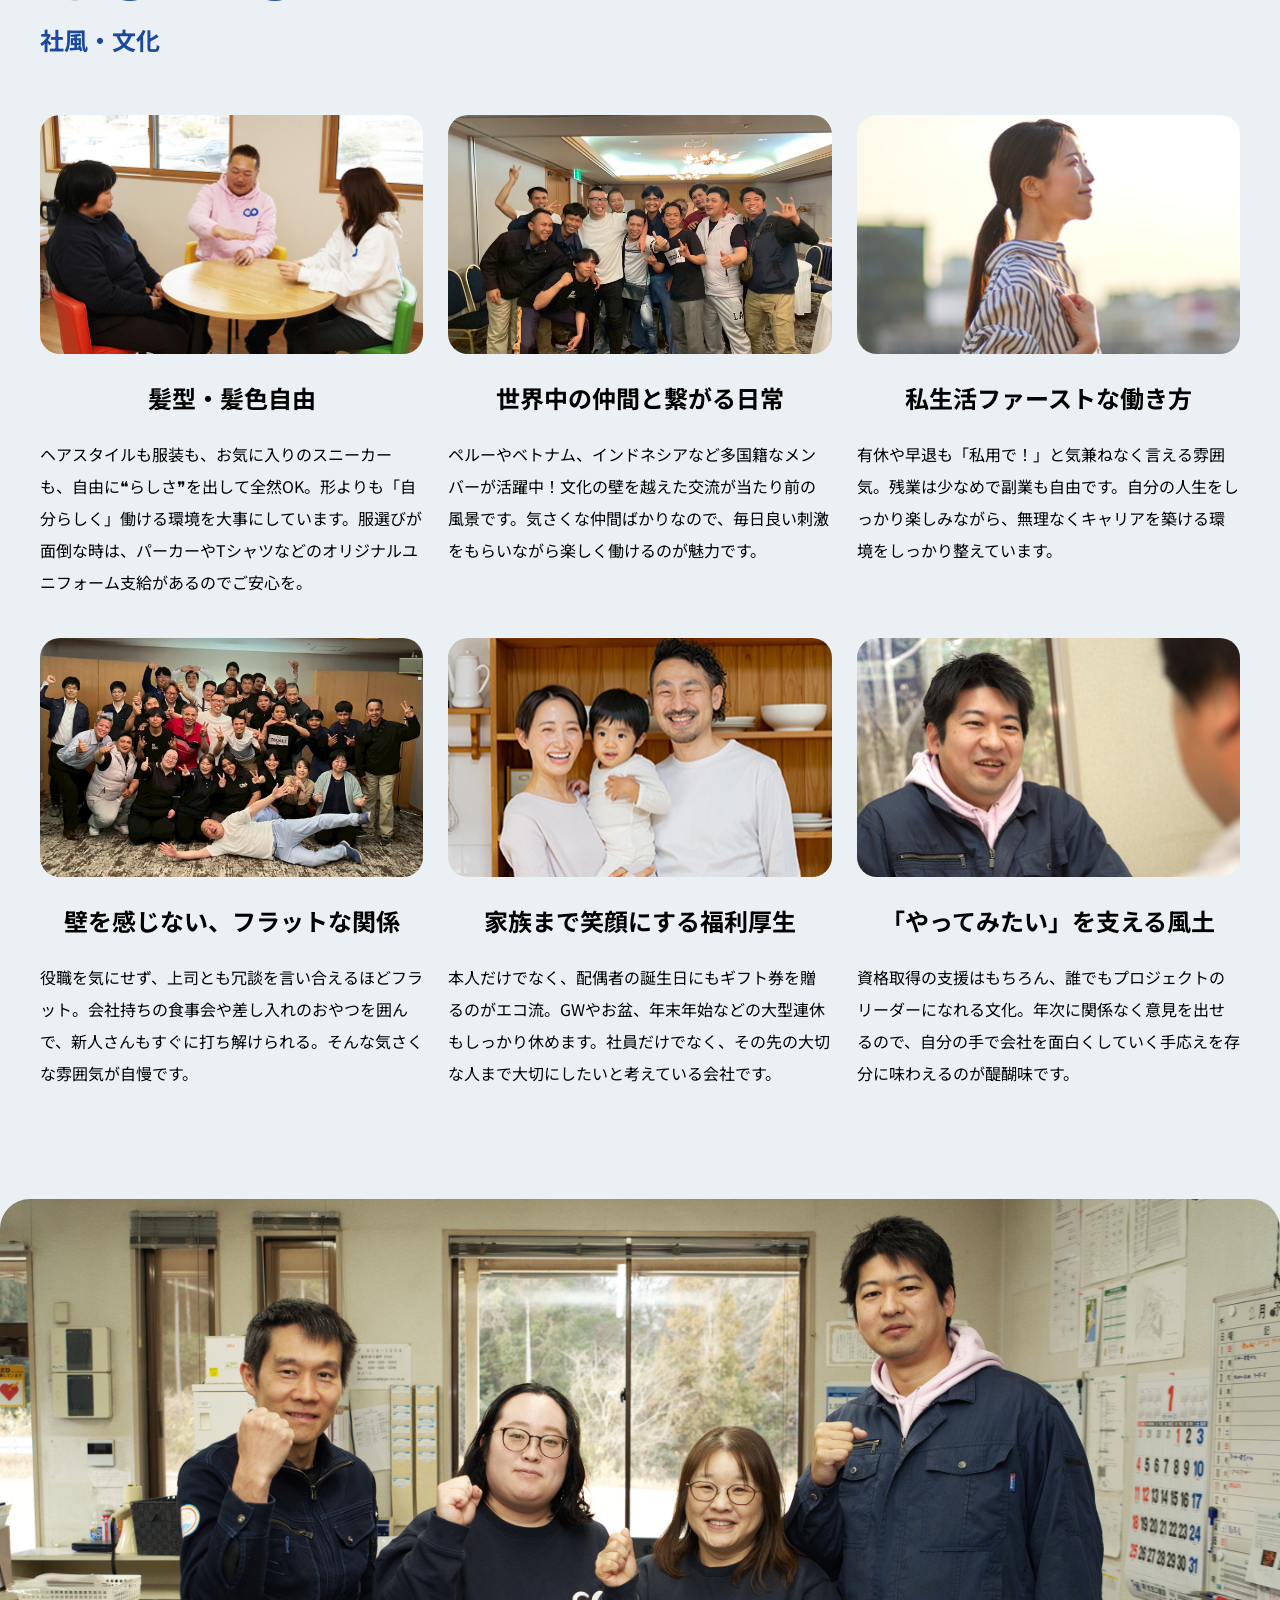
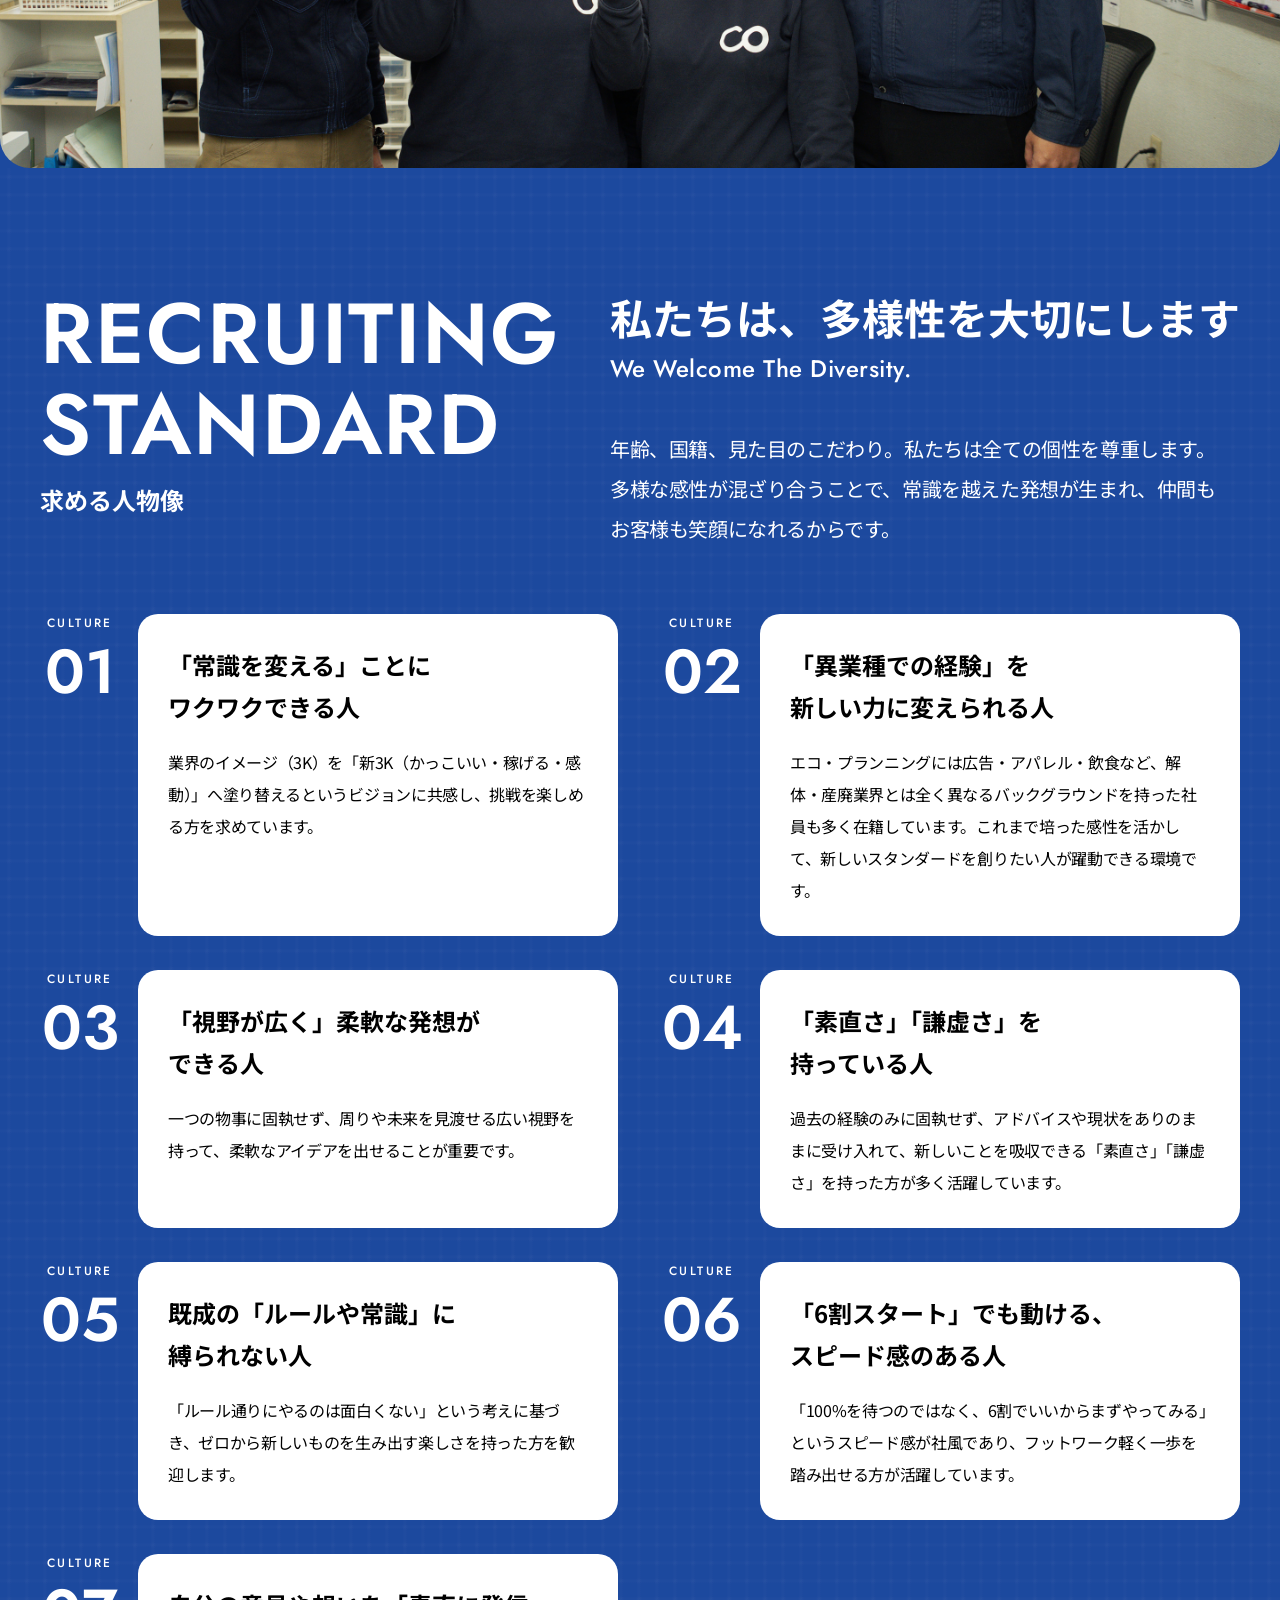
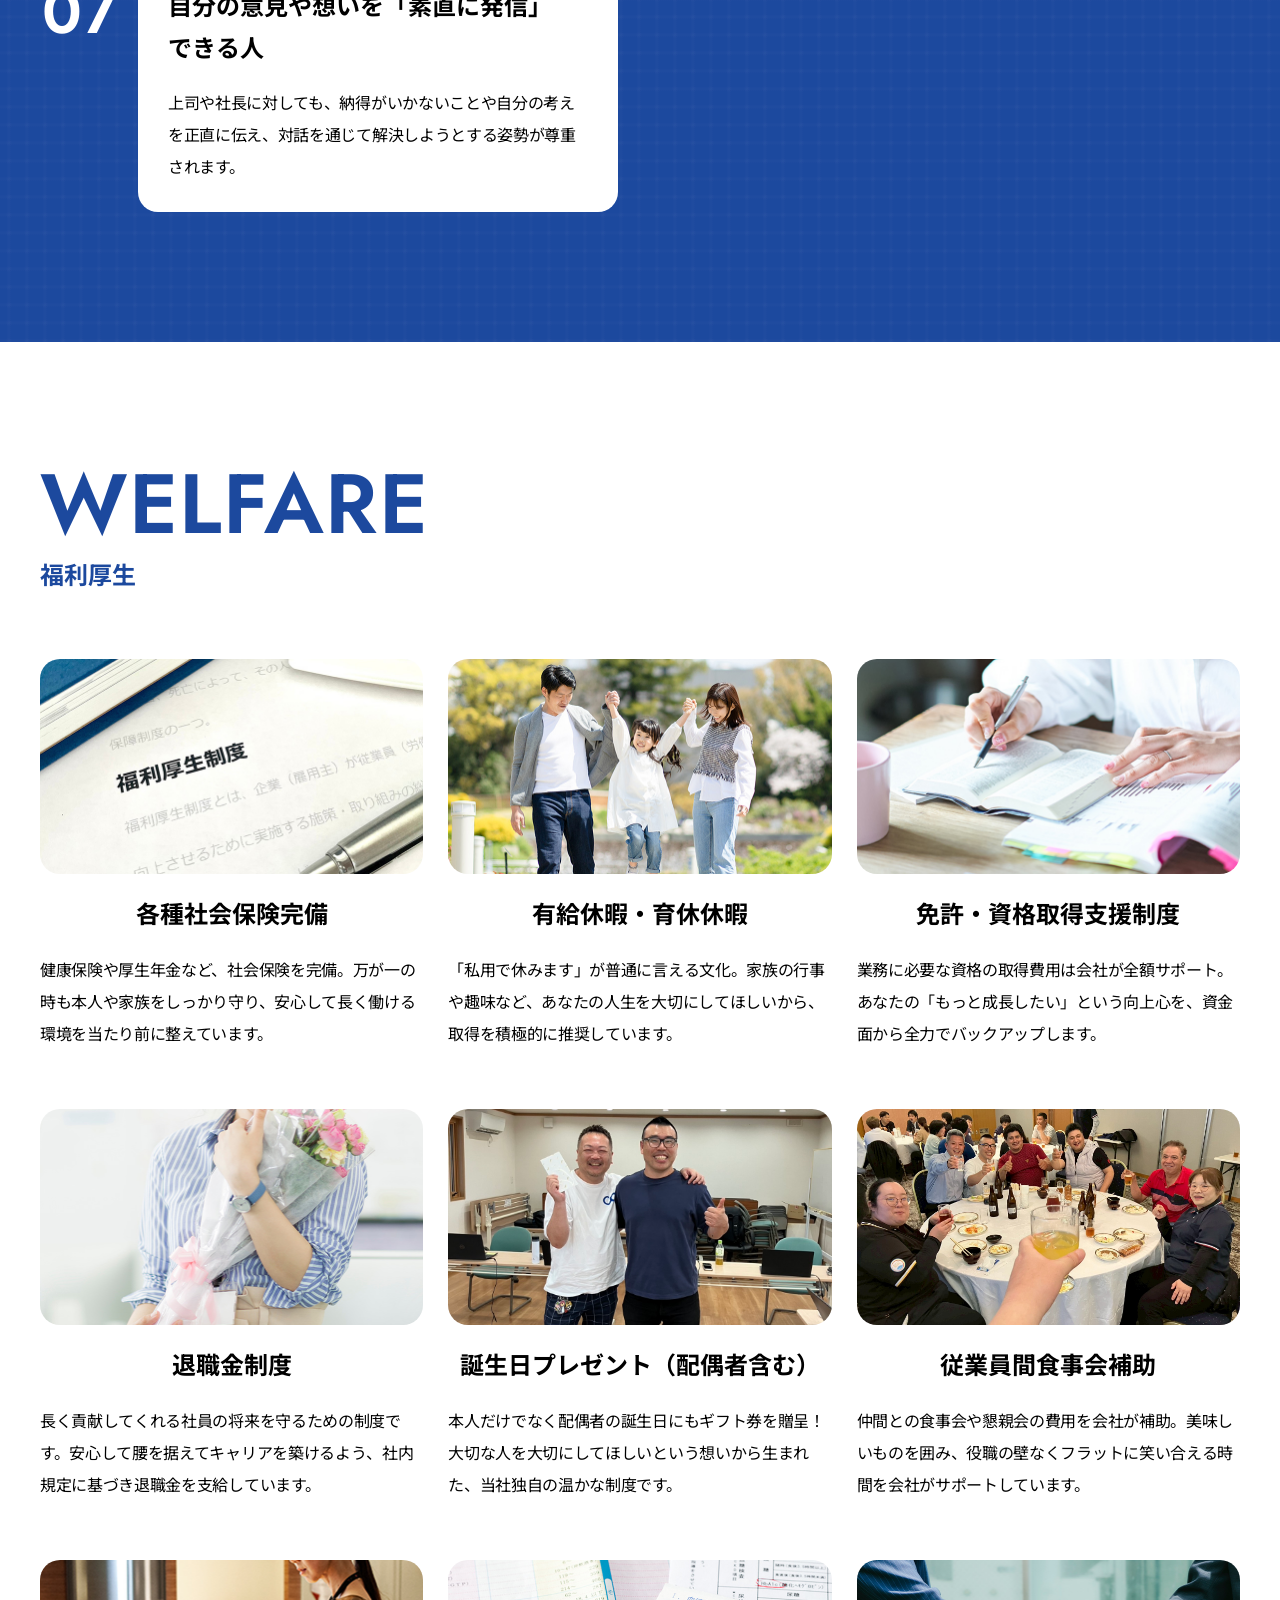
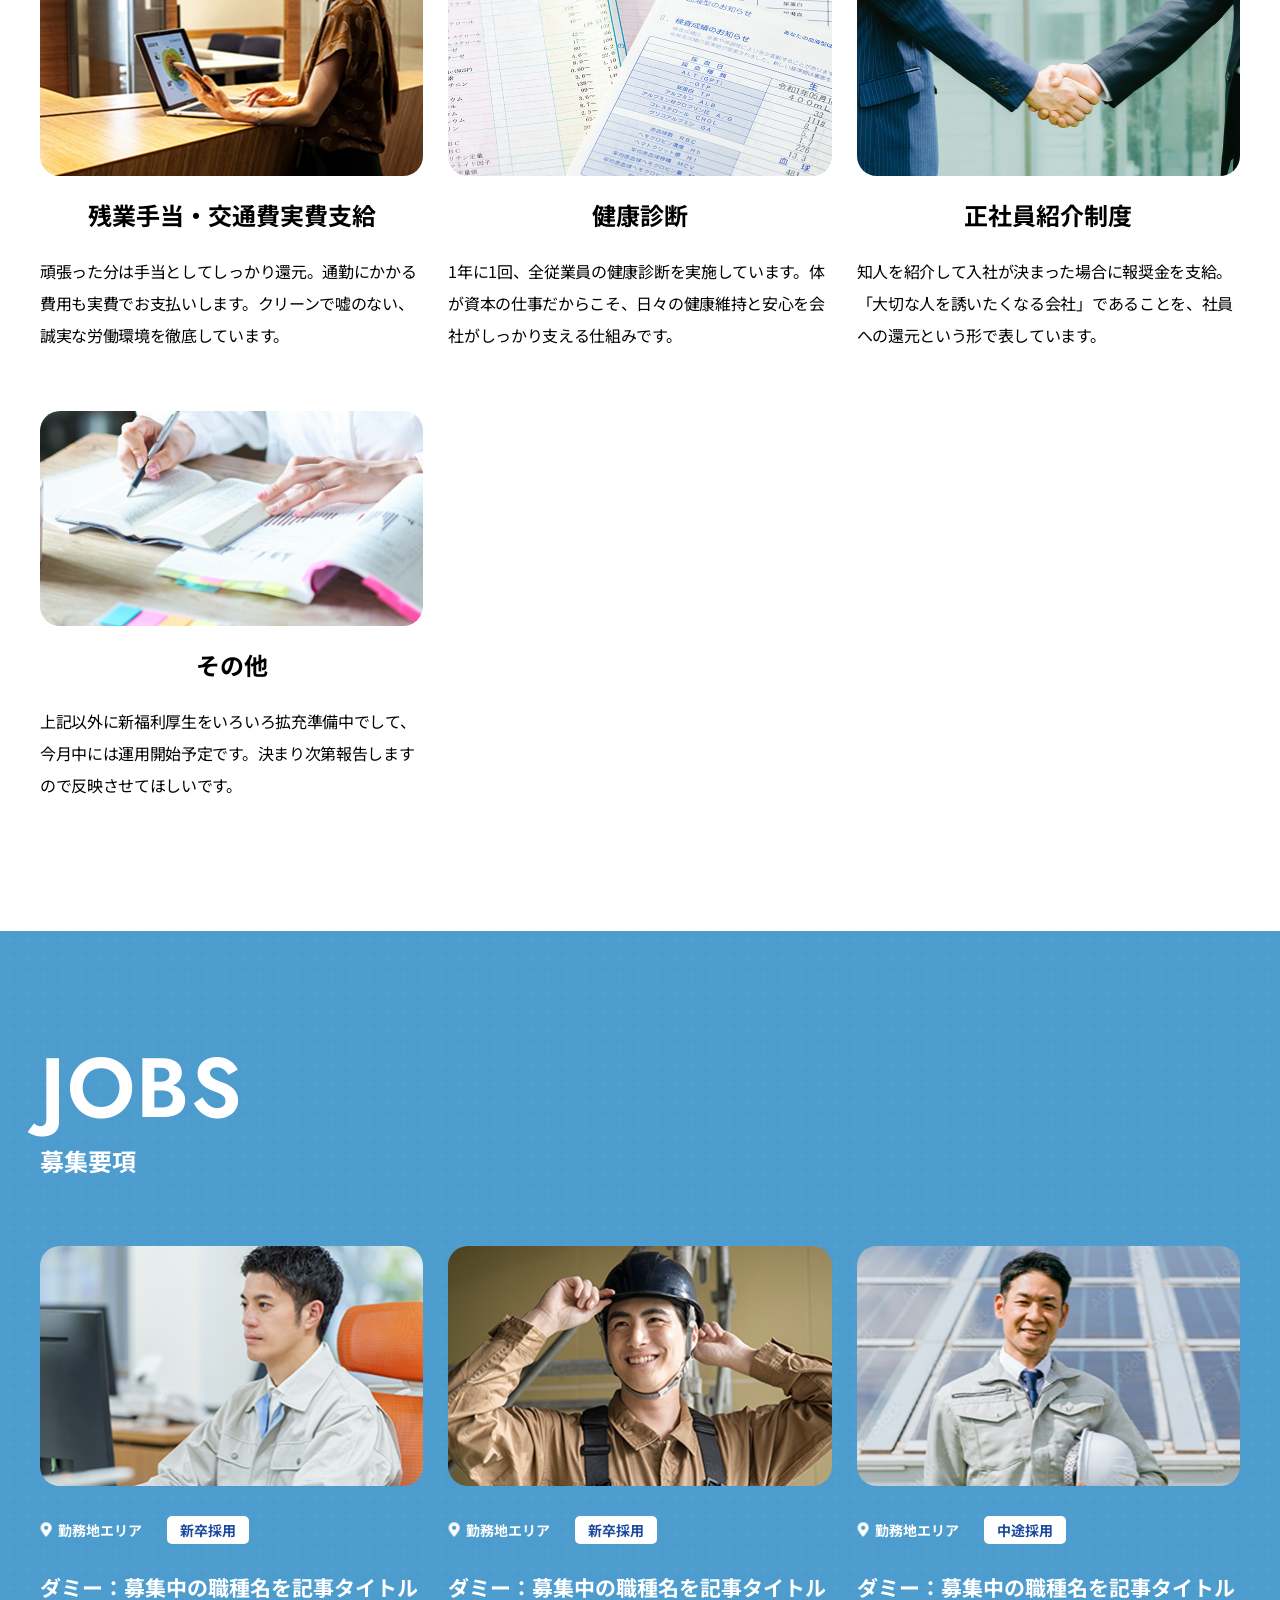
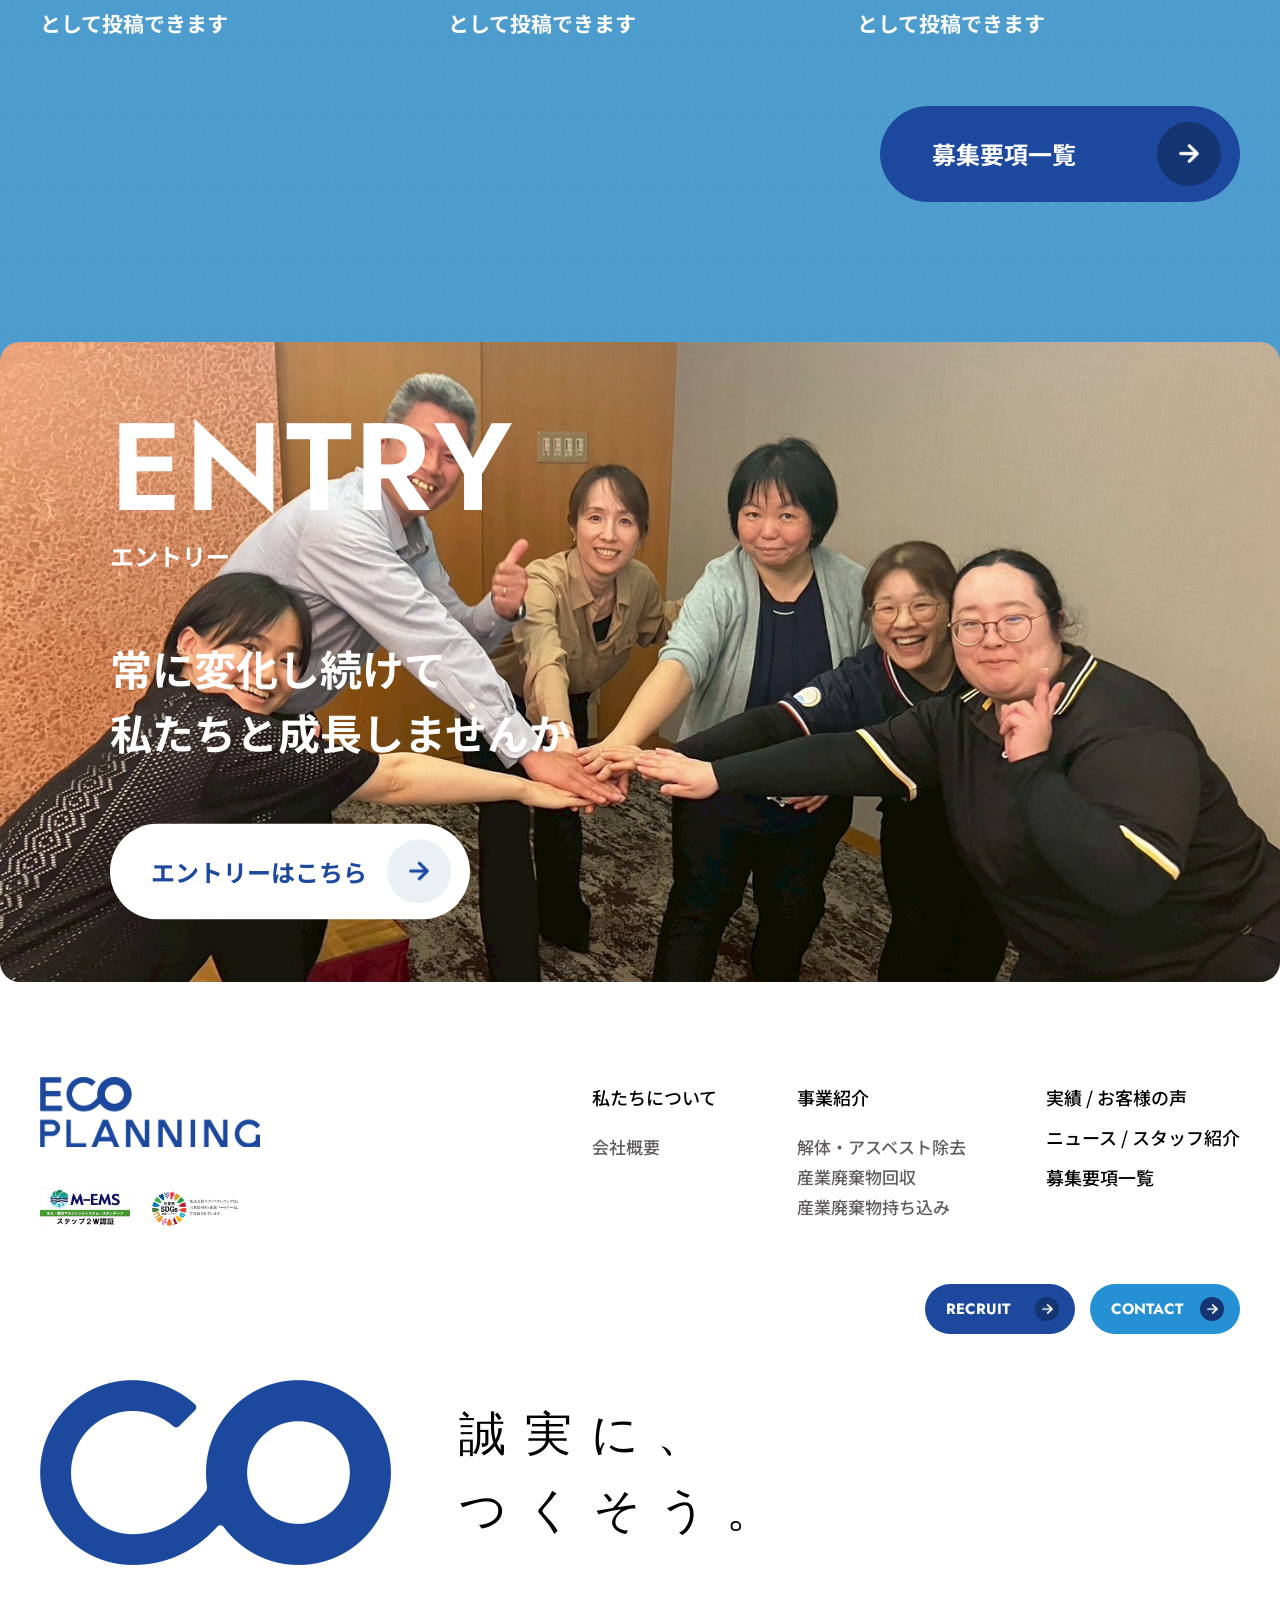
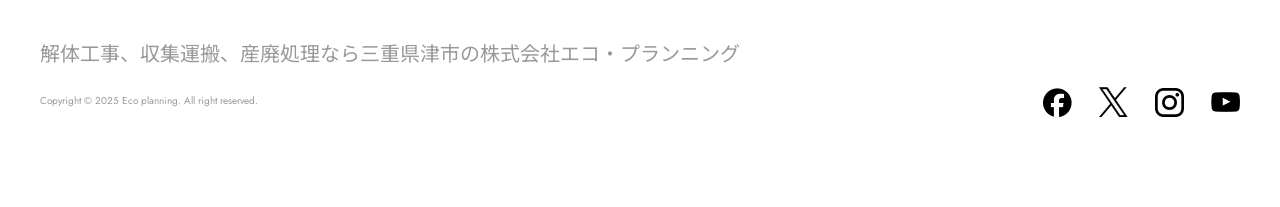
<file: recruit.html>
<!DOCTYPE html>
<html lang="ja">

<head>
  <meta charset="UTF-8">
  <meta name="viewport" content="width=device-width, initial-scale=1.0">
  <link rel="preconnect" href="https://fonts.googleapis.com">
  <link rel="preconnect" href="https://fonts.gstatic.com" crossorigin>
  <link href="https://fonts.googleapis.com/css2?family=Jost:ital,wght@0,100..900;1,100..900&amp;family=Noto+Sans+JP:wght@100..900&amp;display=swap" rel="stylesheet">
  <link rel="stylesheet" href="./css/style.css">
  <title>採用情報 | ECO PLANNING</title>
</head>

<body class="sub-recruit">
  <div class="sub-recruit__first-view site-subpage-first-view">
    <header class="site-header">
      <div class="site-header__inner">
        <a class="site-header__logo" href="#">
          <img src="./img/common/logo-white.png" alt="ECO PLANNING">
        </a>

        <nav class="site-header__nav js-drawer" aria-label="グローバルナビゲーション">
          <ul class="site-header__nav-list">
            <li class="site-header__nav-item"><a class="site-header__nav-link" href="#">私たちについて</a></li>
            <li class="site-header__nav-item"><a class="site-header__nav-link" href="#">事業紹介</a></li>
            <li class="site-header__nav-item"><a class="site-header__nav-link" href="#">実績・お客様の声</a></li>
            <li class="site-header__nav-item"><a class="site-header__nav-link" href="#">ニュース／スタッフ紹介</a></li>
          </ul>

          <div class="site-header__buttons">
            <a class="site-header__button" href="#">
              <span>recruit</span>
              <span class="site-arrow-icon site-header__button-icon" aria-hidden="true">
                <img src="./img/common/arrow-blue.png" alt="">
              </span>
            </a>
            <a class="site-header__button site-header__button--contact" href="#">
              <span>contact</span>
              <span class="site-arrow-icon site-header__button-icon" aria-hidden="true">
                <img src="./img/common/arrow-blue.png" alt="">
              </span>
            </a>
          </div>
        </nav>

        <button class="site-header__hamburger js-hamburger" type="button" aria-label="メニューを開く">
          <span class="site-header__hamburger-line"></span>
          <span class="site-header__hamburger-line"></span>
          <span class="site-header__hamburger-line"></span>
        </button>
      </div>
    </header>

    <section class="sub-recruit__fv site-subpage-fv">
      <div class="sub-recruit__fv-image site-subpage-fv__image">
        <img src="./img/recruit/fv.jpg" alt="エコ・プランニングで働くスタッフ">
      </div>

      <div class="sub-recruit__fv-heading site-subpage-fv__heading">
        <h1 class="sub-recruit__fv-title">
          解体・産廃業界の常識を破り、<br>
          「新3K」へ変革する
        </h1>
        <p class="sub-recruit__fv-copy">
          Transforming the Norms of the Demolition and Industrial Waste Industry
        </p>
      </div>

      <nav class="breadcrumb sub-recruit__breadcrumb site-subpage-fv__breadcrumb" aria-label="パンくずリスト">
        <ol class="breadcrumb__list">
          <li class="breadcrumb__item">
            <a class="breadcrumb__home" href="#">
              <img class="breadcrumb__home-icon" src="./img/common/icon-home.png" alt="">
              <span>株式会社エコ・プランニングhome</span>
            </a>
          </li>
          <li class="breadcrumb__separator" aria-hidden="true">&gt;</li>
          <li class="breadcrumb__item" aria-current="page">採用情報</li>
        </ol>
      </nav>
    </section>
  </div>

  <main>
    <section class="sub-recruit__gallery site-loop-gallery" aria-label="エコ・プランニングで働くスタッフ">
      <div class="sub-recruit__gallery-track site-loop-gallery__track js-loop-gallery-track">
        <div class="sub-recruit__gallery-item sub-recruit__gallery-item--01">
          <img src="./img/recruit/gallery-01.jpg" alt="パソコンで仕事をするスタッフ">
        </div>
        <div class="sub-recruit__gallery-item sub-recruit__gallery-item--02">
          <img src="./img/recruit/gallery-02.jpg" alt="現場スタッフのチームワーク">
        </div>
        <div class="sub-recruit__gallery-item sub-recruit__gallery-item--03">
          <img src="./img/recruit/gallery-03.jpg" alt="現場で働くスタッフ">
        </div>
        <div class="sub-recruit__gallery-item sub-recruit__gallery-item--04">
          <img src="./img/recruit/gallery-04.jpg" alt="打ち合わせをするスタッフ">
        </div>
        <div class="sub-recruit__gallery-item sub-recruit__gallery-item--05">
          <img src="./img/recruit/gallery-05.jpg" alt="現場で働くスタッフ">
        </div>
      </div>
    </section>

    <section class="sub-recruit__message">
      <div class="sub-recruit__message-inner">
        <div class="sub-recruit__message-visual">
          <img src="./img/recruit/message-president.jpg" alt="株式会社エコ・プランニング 代表取締役 吉田孔顕">
        </div>

        <div class="sub-recruit__message-content">
          <h2 class="sub-recruit__message-title site-heading--primary-jp">
            誰もが誇れる<br>
            「かっこいい」解体屋へ
          </h2>

          <div class="sub-recruit__message-text">
            <p>
              エコ・プランニングは、解体・産廃業界に根付く「きつい・汚い・危険」という3Kのイメージを、「かっこいい・稼げる・感動」の新3Kへと塗り替える挑戦をしています。「こんなに面白い仕事をやっているんだ」と世界に発信し、常識を覆すことにワクワクできる会社でありたい。そのために、既存の枠にとらわれない「多様性」と「逆張り」の発想を、私は何より大切にしています。
            </p>
            <p>
              うちには広告・アパレル・飲食・WEB通販など、まったくの異業種から飛び込んできた仲間が数多く活躍しています。解体の経験はまったく必要ありません。私がスキル以上に大切にしているのは、過去の自分からアップデートしようとする「学ぶ姿勢」「素直さ」「謙虚さ」です。
            </p>
            <p>
              私はこの会社を、上司や代表である私自身に対しても、納得のいかないことや自分の考えを率直にぶつけられる場所にしたいと思っています。
            </p>
            <p>
              あなたの柔軟な発想やアイデアが、新しいプロジェクトや社内ベンチャーとして形になるチャレンジの環境がこの会社には無限にあります。<br>
              ゼロから何かを生み出す面白さ、1を無限に拡大していくやりがいを、ぜひこの場所で一緒に味わってください。多様なバックグラウンドを持つ仲間とともに、世の中に「ワクワク」と「変化」を発信していきましょう。
            </p>
          </div>

          <div class="sub-recruit__message-signature">
            <p class="sub-recruit__message-position">代表取締役</p>
            <p class="sub-recruit__message-name">吉田 孔顕</p>
          </div>

          <div class="sub-recruit__message-links">
            <div class="sub-recruit__message-link-group">
              <p class="sub-recruit__message-link-title">follow sns</p>
              <div class="sub-recruit__message-socials">
                <a class="sub-recruit__message-social-link" href="#" aria-label="Facebook"><img src="./img/common/icon-facebook.png" alt=""></a>
                <a class="sub-recruit__message-social-link" href="#" aria-label="X"><img src="./img/common/icon-x.png" alt=""></a>
                <a class="sub-recruit__message-social-link" href="#" aria-label="Instagram"><img src="./img/common/icon-instagram.png" alt=""></a>
                <a class="sub-recruit__message-social-link" href="#" aria-label="YouTube"><img src="./img/common/icon-youtube.png" alt=""></a>
              </div>
            </div>

            <div class="sub-recruit__message-link-group">
              <p class="sub-recruit__message-link-title">media</p>
              <a class="sub-recruit__message-media-link" href="#">漫画ストーリー</a>
            </div>
          </div>
        </div>
      </div>
    </section>

    <section class="sub-recruit__culture">
      <div class="sub-recruit__culture-inner inner">
        <div class="sub-recruit__culture-heading">
          <h2 class="sub-recruit__culture-title site-heading--subpage-en">culture</h2>
          <p class="sub-recruit__culture-subtitle site-heading-subtitle--default">社風・文化</p>
        </div>

        <div class="sub-recruit__culture-list">
          <article class="sub-recruit__culture-item">
            <img class="sub-recruit__culture-image" src="./img/recruit/culture-01.jpg" alt="テーブルを囲んで談笑するスタッフ">
            <h3 class="sub-recruit__culture-item-title">髪型・髪色自由</h3>
            <p class="sub-recruit__culture-text">
              ヘアスタイルも服装も、お気に入りのスニーカーも、自由に❝らしさ❞を出して全然OK。形よりも「自分らしく」働ける環境を大事にしています。服選びが面倒な時は、パーカーやTシャツなどのオリジナルユニフォーム支給があるのでご安心を。
            </p>
          </article>

          <article class="sub-recruit__culture-item">
            <img class="sub-recruit__culture-image" src="./img/recruit/culture-02.jpg" alt="世界の街並み">
            <h3 class="sub-recruit__culture-item-title">世界中の仲間と繋がる日常</h3>
            <p class="sub-recruit__culture-text">
              ペルーやベトナム、インドネシアなど多国籍なメンバーが活躍中！文化の壁を越えた交流が当たり前の風景です。気さくな仲間ばかりなので、毎日良い刺激をもらいながら楽しく働けるのが魅力です。
            </p>
          </article>

          <article class="sub-recruit__culture-item">
            <img class="sub-recruit__culture-image" src="./img/recruit/culture-03.jpg" alt="私生活を楽しむ女性">
            <h3 class="sub-recruit__culture-item-title">私生活ファーストな働き方</h3>
            <p class="sub-recruit__culture-text">
              有休や早退も「私用で！」と気兼ねなく言える雰囲気。残業は少なめで副業も自由です。自分の人生をしっかり楽しみながら、無理なくキャリアを築ける環境をしっかり整えています。
            </p>
          </article>

          <article class="sub-recruit__culture-item">
            <img class="sub-recruit__culture-image" src="./img/recruit/culture-04.jpg" alt="打ち合わせをするスタッフ">
            <h3 class="sub-recruit__culture-item-title">壁を感じない、フラットな関係</h3>
            <p class="sub-recruit__culture-text">
              役職を気にせず、上司とも冗談を言い合えるほどフラット。会社持ちの食事会や差し入れのおやつを囲んで、新人さんもすぐに打ち解けられる。そんな気さくな雰囲気が自慢です。
            </p>
          </article>

          <article class="sub-recruit__culture-item">
            <img class="sub-recruit__culture-image" src="./img/recruit/culture-05.jpg" alt="笑顔の家族">
            <h3 class="sub-recruit__culture-item-title">家族まで笑顔にする福利厚生</h3>
            <p class="sub-recruit__culture-text">
              本人だけでなく、配偶者の誕生日にもギフト券を贈るのがエコ流。GWやお盆、年末年始などの大型連休もしっかり休めます。社員だけでなく、その先の大切な人まで大切にしたいと考えている会社です。
            </p>
          </article>

          <article class="sub-recruit__culture-item">
            <img class="sub-recruit__culture-image" src="./img/recruit/culture-06.jpg" alt="意見を交わすスタッフ">
            <h3 class="sub-recruit__culture-item-title">「やってみたい」を支える風土</h3>
            <p class="sub-recruit__culture-text">
              資格取得の支援はもちろん、誰でもプロジェクトのリーダーになれる文化。年次に関係なく意見を出せるので、自分の手で会社を面白くしていく手応えを存分に味わえるのが醍醐味です。
            </p>
          </article>
        </div>
      </div>
    </section>

    <section class="sub-recruit__standard">
      <div class="sub-recruit__standard-visual-area">
        <div class="sub-recruit__standard-visual">
          <img src="./img/recruit/standard.jpg" alt="エコ・プランニングで働くスタッフ">
        </div>
      </div>

      <div class="sub-recruit__standard-content">
        <div class="sub-recruit__standard-inner inner">
          <div class="sub-recruit__standard-header">
            <div class="sub-recruit__standard-heading">
              <h2 class="sub-recruit__standard-title site-heading--subpage-en">recruiting<br>standard</h2>
              <p class="sub-recruit__standard-subtitle site-heading-subtitle--default">求める人物像</p>
            </div>

            <div class="sub-recruit__standard-introduction">
              <h3 class="sub-recruit__standard-lead">私たちは、多様性を大切にします</h3>
              <p class="sub-recruit__standard-en">We Welcome The Diversity.</p>
              <p class="sub-recruit__standard-description">
                年齢、国籍、見た目のこだわり。私たちは全ての個性を尊重します。<br>
                多様な感性が混ざり合うことで、常識を越えた発想が生まれ、仲間も<br>
                お客様も笑顔になれるからです。
              </p>
            </div>
          </div>

          <div class="sub-recruit__standard-list">
            <article class="sub-recruit__standard-item">
              <div class="sub-recruit__standard-number">
                <span>culture</span>
                <strong>01</strong>
              </div>
              <div class="sub-recruit__standard-card">
                <h3 class="sub-recruit__standard-card-title">「常識を変える」ことに<br>ワクワクできる人</h3>
                <p class="sub-recruit__standard-card-text">
                  業界のイメージ（3K）を「新3K（かっこいい・稼げる・感動）」へ塗り替えるというビジョンに共感し、挑戦を楽しめる方を求めています。
                </p>
              </div>
            </article>

            <article class="sub-recruit__standard-item">
              <div class="sub-recruit__standard-number">
                <span>culture</span>
                <strong>02</strong>
              </div>
              <div class="sub-recruit__standard-card">
                <h3 class="sub-recruit__standard-card-title">「異業種での経験」を<br>新しい力に変えられる人</h3>
                <p class="sub-recruit__standard-card-text">
                  エコ・プランニングには広告・アパレル・飲食など、解体・産廃業界とは全く異なるバックグラウンドを持った社員も多く在籍しています。これまで培った感性を活かして、新しいスタンダードを創りたい人が躍動できる環境です。
                </p>
              </div>
            </article>

            <article class="sub-recruit__standard-item">
              <div class="sub-recruit__standard-number">
                <span>culture</span>
                <strong>03</strong>
              </div>
              <div class="sub-recruit__standard-card">
                <h3 class="sub-recruit__standard-card-title">「視野が広く」柔軟な発想が<br>できる人</h3>
                <p class="sub-recruit__standard-card-text">
                  一つの物事に固執せず、周りや未来を見渡せる広い視野を持って、柔軟なアイデアを出せることが重要です。
                </p>
              </div>
            </article>

            <article class="sub-recruit__standard-item">
              <div class="sub-recruit__standard-number">
                <span>culture</span>
                <strong>04</strong>
              </div>
              <div class="sub-recruit__standard-card">
                <h3 class="sub-recruit__standard-card-title">「素直さ」「謙虚さ」を<br>持っている人</h3>
                <p class="sub-recruit__standard-card-text">
                  過去の経験のみに固執せず、アドバイスや現状をありのままに受け入れて、新しいことを吸収できる「素直さ」「謙虚さ」を持った方が多く活躍しています。
                </p>
              </div>
            </article>

            <article class="sub-recruit__standard-item">
              <div class="sub-recruit__standard-number">
                <span>culture</span>
                <strong>05</strong>
              </div>
              <div class="sub-recruit__standard-card">
                <h3 class="sub-recruit__standard-card-title">既成の「ルールや常識」に<br>縛られない人</h3>
                <p class="sub-recruit__standard-card-text">
                  「ルール通りにやるのは面白くない」という考えに基づき、ゼロから新しいものを生み出す楽しさを持った方を歓迎します。
                </p>
              </div>
            </article>

            <article class="sub-recruit__standard-item">
              <div class="sub-recruit__standard-number">
                <span>culture</span>
                <strong>06</strong>
              </div>
              <div class="sub-recruit__standard-card">
                <h3 class="sub-recruit__standard-card-title">「6割スタート」でも動ける、<br>スピード感のある人</h3>
                <p class="sub-recruit__standard-card-text">
                  「100%を待つのではなく、6割でいいからまずやってみる」というスピード感が社風であり、フットワーク軽く一歩を踏み出せる方が活躍しています。
                </p>
              </div>
            </article>

            <article class="sub-recruit__standard-item">
              <div class="sub-recruit__standard-number">
                <span>culture</span>
                <strong>07</strong>
              </div>
              <div class="sub-recruit__standard-card">
                <h3 class="sub-recruit__standard-card-title">自分の意見や想いを「素直に発信」<br>できる人</h3>
                <p class="sub-recruit__standard-card-text">
                  上司や社長に対しても、納得がいかないことや自分の考えを正直に伝え、対話を通じて解決しようとする姿勢が尊重されます。
                </p>
              </div>
            </article>
          </div>
        </div>
      </div>
    </section>

    <section class="sub-recruit__welfare">
      <div class="sub-recruit__welfare-inner inner">
        <div class="sub-recruit__welfare-heading">
          <h2 class="sub-recruit__welfare-title site-heading--subpage-en">welfare</h2>
          <p class="sub-recruit__welfare-subtitle site-heading-subtitle--default">福利厚生</p>
        </div>

        <div class="sub-recruit__welfare-list">
          <article class="sub-recruit__welfare-item">
            <img class="sub-recruit__welfare-image" src="./img/recruit/welfare-01.jpg" alt="福利厚生制度の書類">
            <h3 class="sub-recruit__welfare-item-title">各種社会保険完備</h3>
            <p class="sub-recruit__welfare-text">
              健康保険や厚生年金など、社会保険を完備。万が一の時も本人や家族をしっかり守り、安心して長く働ける環境を当たり前に整えています。
            </p>
          </article>

          <article class="sub-recruit__welfare-item">
            <img class="sub-recruit__welfare-image" src="./img/recruit/welfare-02.jpg" alt="公園を歩く家族">
            <h3 class="sub-recruit__welfare-item-title">有給休暇・育休休暇</h3>
            <p class="sub-recruit__welfare-text">
              「私用で休みます」が普通に言える文化。家族の行事や趣味など、あなたの人生を大切にしてほしいから、取得を積極的に推奨しています。            </p>
          </article>

          <article class="sub-recruit__welfare-item">
            <img class="sub-recruit__welfare-image" src="./img/recruit/welfare-03.jpg" alt="資格取得に向けて勉強する様子">
            <h3 class="sub-recruit__welfare-item-title">免許・資格取得支援制度</h3>
            <p class="sub-recruit__welfare-text">
              業務に必要な資格の取得費用は会社が全額サポート。あなたの「もっと成長したい」という向上心を、資金面から全力でバックアップします。
            </p>
          </article>

          <article class="sub-recruit__welfare-item">
            <img class="sub-recruit__welfare-image" src="./img/recruit/welfare-04.jpg" alt="退職祝いの花束">
            <h3 class="sub-recruit__welfare-item-title">退職金制度</h3>
            <p class="sub-recruit__welfare-text">
              長く貢献してくれる社員の将来を守るための制度です。安心して腰を据えてキャリアを築けるよう、社内規定に基づき退職金を支給しています。
            </p>
          </article>

          <article class="sub-recruit__welfare-item">
            <img class="sub-recruit__welfare-image" src="./img/recruit/welfare-05.jpg" alt="誕生日プレゼント">
            <h3 class="sub-recruit__welfare-item-title">誕生日プレゼント（配偶者含む）</h3>
            <p class="sub-recruit__welfare-text">
              本人だけでなく配偶者の誕生日にもギフト券を贈呈！大切な人を大切にしてほしいという想いから生まれた、当社独自の温かな制度です。
            </p>
          </article>

          <article class="sub-recruit__welfare-item">
            <img class="sub-recruit__welfare-image" src="./img/recruit/welfare-06.jpg" alt="食事を楽しむ社員">
            <h3 class="sub-recruit__welfare-item-title">従業員間食事会補助</h3>
            <p class="sub-recruit__welfare-text">
              仲間との食事会や懇親会の費用を会社が補助。美味しいものを囲み、役職の壁なくフラットに笑い合える時間を会社がサポートしています。
            </p>
          </article>

          <article class="sub-recruit__welfare-item">
            <img class="sub-recruit__welfare-image" src="./img/recruit/welfare-07.jpg" alt="交通費を確認する様子">
            <h3 class="sub-recruit__welfare-item-title">残業手当・交通費実費支給</h3>
            <p class="sub-recruit__welfare-text">
              頑張った分は手当としてしっかり還元。通勤にかかる費用も実費でお支払いします。クリーンで嘘のない、誠実な労働環境を徹底しています。
            </p>
          </article>

          <article class="sub-recruit__welfare-item">
            <img class="sub-recruit__welfare-image" src="./img/recruit/welfare-08.jpg" alt="健康診断の書類">
            <h3 class="sub-recruit__welfare-item-title">健康診断</h3>
            <p class="sub-recruit__welfare-text">
              1年に1回、全従業員の健康診断を実施しています。体が資本の仕事だからこそ、日々の健康維持と安心を会社がしっかり支える仕組みです。
            </p>
          </article>

          <article class="sub-recruit__welfare-item">
            <img class="sub-recruit__welfare-image" src="./img/recruit/welfare-09.jpg" alt="握手をするビジネスパーソン">
            <h3 class="sub-recruit__welfare-item-title">正社員紹介制度</h3>
            <p class="sub-recruit__welfare-text">
              知人を紹介して入社が決まった場合に報奨金を支給。「大切な人を誘いたくなる会社」であることを、社員への還元という形で表しています。
            </p>
          </article>

          <article class="sub-recruit__welfare-item">
            <img class="sub-recruit__welfare-image" src="./img/recruit/welfare-10.jpg" alt="福利厚生を利用する様子">
            <h3 class="sub-recruit__welfare-item-title">その他</h3>
            <p class="sub-recruit__welfare-text">
              上記以外に新福利厚生をいろいろ拡充準備中でして、今月中には運用開始予定です。決まり次第報告しますので反映させてほしいです。
            </p>
          </article>
        </div>
      </div>
    </section>

    <section class="sub-recruit__jobs">
      <div class="sub-recruit__jobs-inner inner">
        <div class="sub-recruit__jobs-heading">
          <h2 class="sub-recruit__jobs-title site-heading--subpage-en">jobs</h2>
          <p class="sub-recruit__jobs-subtitle site-heading-subtitle--default">募集要項</p>
        </div>

        <div class="sub-recruit__jobs-list">
          <article class="sub-recruit__jobs-card">
            <img class="sub-recruit__jobs-image" src="./img/recruit/jobs-01.jpg" alt="事務所で働くスタッフ">
            <div class="sub-recruit__jobs-meta">
              <span class="sub-recruit__jobs-area"><img src="./img/common/icon-map.png" alt="">勤務地エリア</span>
              <span class="sub-recruit__jobs-tag">新卒採用</span>
            </div>
            <h3 class="sub-recruit__jobs-card-title">
              ダミー：募集中の職種名を記事タイトルとして投稿できます
            </h3>
          </article>

          <article class="sub-recruit__jobs-card">
            <img class="sub-recruit__jobs-image" src="./img/recruit/jobs-02.jpg" alt="現場で働くスタッフ">
            <div class="sub-recruit__jobs-meta">
              <span class="sub-recruit__jobs-area"><img src="./img/common/icon-map.png" alt="">勤務地エリア</span>
              <span class="sub-recruit__jobs-tag">新卒採用</span>
            </div>
            <h3 class="sub-recruit__jobs-card-title">
              ダミー：募集中の職種名を記事タイトルとして投稿できます
            </h3>
          </article>

          <article class="sub-recruit__jobs-card">
            <img class="sub-recruit__jobs-image" src="./img/recruit/jobs-03.jpg" alt="現場で働くスタッフ">
            <div class="sub-recruit__jobs-meta">
              <span class="sub-recruit__jobs-area"><img src="./img/common/icon-map.png" alt="">勤務地エリア</span>
              <span class="sub-recruit__jobs-tag">中途採用</span>
            </div>
            <h3 class="sub-recruit__jobs-card-title">
              ダミー：募集中の職種名を記事タイトルとして投稿できます
            </h3>
          </article>
        </div>

        <div class="sub-recruit__jobs-bottom">
          <a class="sub-recruit__jobs-button site-wide-button site-wide-button--blue" href="#">
            <span>募集要項一覧</span>
            <span class="site-arrow-icon site-wide-button__icon" aria-hidden="true">
              <img src="./img/common/arrow-white.png" alt="">
            </span>
          </a>
        </div>
      </div>
    </section>

    <section class="sub-recruit__entry">
      <div class="sub-recruit__entry-inner">
        <div class="sub-recruit__entry-background">
          <img src="./img/recruit/entry.jpg" alt="現場で働くエコ・プランニングのスタッフ">
        </div>
        <div class="sub-recruit__entry-content">
          <h2 class="sub-recruit__entry-title site-heading--section-en">entry</h2>
          <p class="sub-recruit__entry-subtitle site-heading-subtitle--default">エントリー</p>
          <p class="sub-recruit__entry-lead">
            常に変化し続けて<br>
            私たちと成長しませんか
          </p>
          <a class="sub-recruit__entry-button site-wide-button site-wide-button--white" href="#">
            <span>エントリーはこちら</span>
            <span class="site-arrow-icon site-wide-button__icon" aria-hidden="true">
              <img src="./img/common/arrow-blue.png" alt="">
            </span>
          </a>
        </div>
      </div>
    </section>
  </main>

  <footer class="site-footer sub-recruit__footer">
    <div class="site-footer__inner inner">
      <div class="site-footer__top">
        <div class="site-footer__brand">
          <a class="site-footer__logo" href="#"><img src="./img/common/logo-blue.png" alt="ECO PLANNING"></a>
          <div class="site-footer__certifications">
            <img src="./img/common/logo-mems.png" alt="M-EMS">
            <img src="./img/common/logo-sdgs.png" alt="SDGs">
          </div>
        </div>

        <div class="site-footer__navigation">
          <nav class="site-footer__nav" aria-label="フッターナビゲーション">
            <div class="site-footer__nav-group">
              <a class="site-footer__nav-heading" href="#">私たちについて</a>
              <a class="site-footer__nav-link" href="#">会社概要</a>
            </div>
            <div class="site-footer__nav-group">
              <a class="site-footer__nav-heading" href="#">事業紹介</a>
              <a class="site-footer__nav-link" href="#">解体・アスベスト除去</a>
              <a class="site-footer__nav-link" href="#">産業廃棄物回収</a>
              <a class="site-footer__nav-link" href="#">産業廃棄物持ち込み</a>
            </div>
            <div class="site-footer__nav-group">
              <a class="site-footer__nav-heading" href="#">実績 / お客様の声</a>
              <a class="site-footer__nav-heading" href="#">ニュース / スタッフ紹介</a>
              <a class="site-footer__nav-heading" href="#">募集要項一覧</a>
            </div>
          </nav>

          <div class="site-footer__buttons">
            <a class="site-footer__button site-footer__button--recruit" href="#">
              <span>recruit</span>
              <span class="site-arrow-icon site-footer__button-icon" aria-hidden="true"><img src="./img/common/arrow-white.png" alt=""></span>
            </a>
            <a class="site-footer__button site-footer__button--contact" href="#">
              <span>contact</span>
              <span class="site-arrow-icon site-footer__button-icon" aria-hidden="true"><img src="./img/common/arrow-white.png" alt=""></span>
            </a>
          </div>
        </div>
      </div>

      <div class="site-footer__concept">
        <img class="site-footer__concept-mark" src="./img/common/concept-mark.png" alt="">
        <p class="site-footer__concept-copy">誠実に、<br>つくそう。</p>
      </div>

      <div class="site-footer__bottom">
        <div class="site-footer__information">
          <p class="site-footer__description">解体工事、収集運搬、産廃処理なら三重県津市の株式会社エコ・プランニング</p>
          <p class="site-footer__copyright">Copyright © 2025 Eco planning. All right reserved.</p>
        </div>
        <div class="site-footer__socials">
          <a class="site-footer__social-link" href="#" aria-label="Facebook"><img src="./img/common/icon-facebook.png" alt=""></a>
          <a class="site-footer__social-link" href="#" aria-label="X"><img src="./img/common/icon-x.png" alt=""></a>
          <a class="site-footer__social-link" href="#" aria-label="Instagram"><img src="./img/common/icon-instagram.png" alt=""></a>
          <a class="site-footer__social-link" href="#" aria-label="YouTube"><img src="./img/common/icon-youtube.png" alt=""></a>
        </div>
      </div>
    </div>
  </footer>

  <script src="https://code.jquery.com/jquery-3.7.1.min.js"></script>
  <script src="./js/script.js"></script>
</body>

</html>
</file>
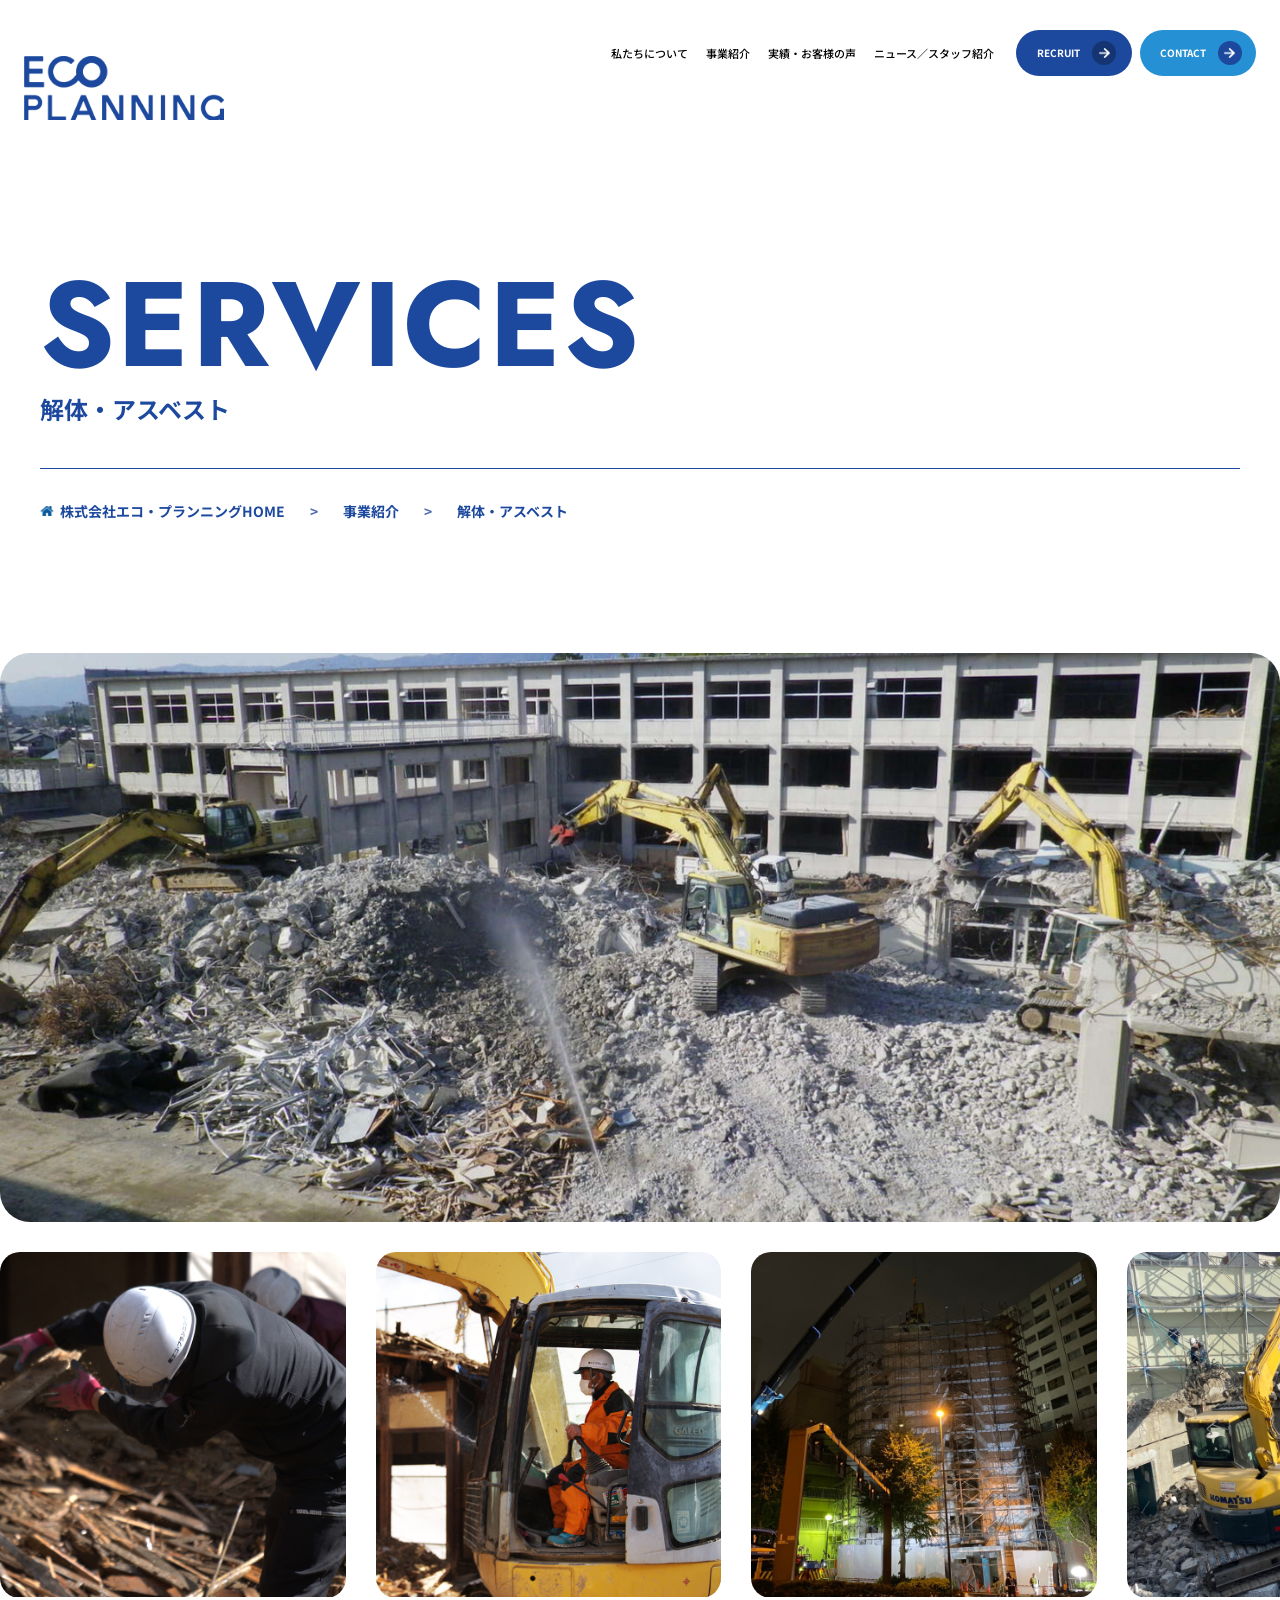
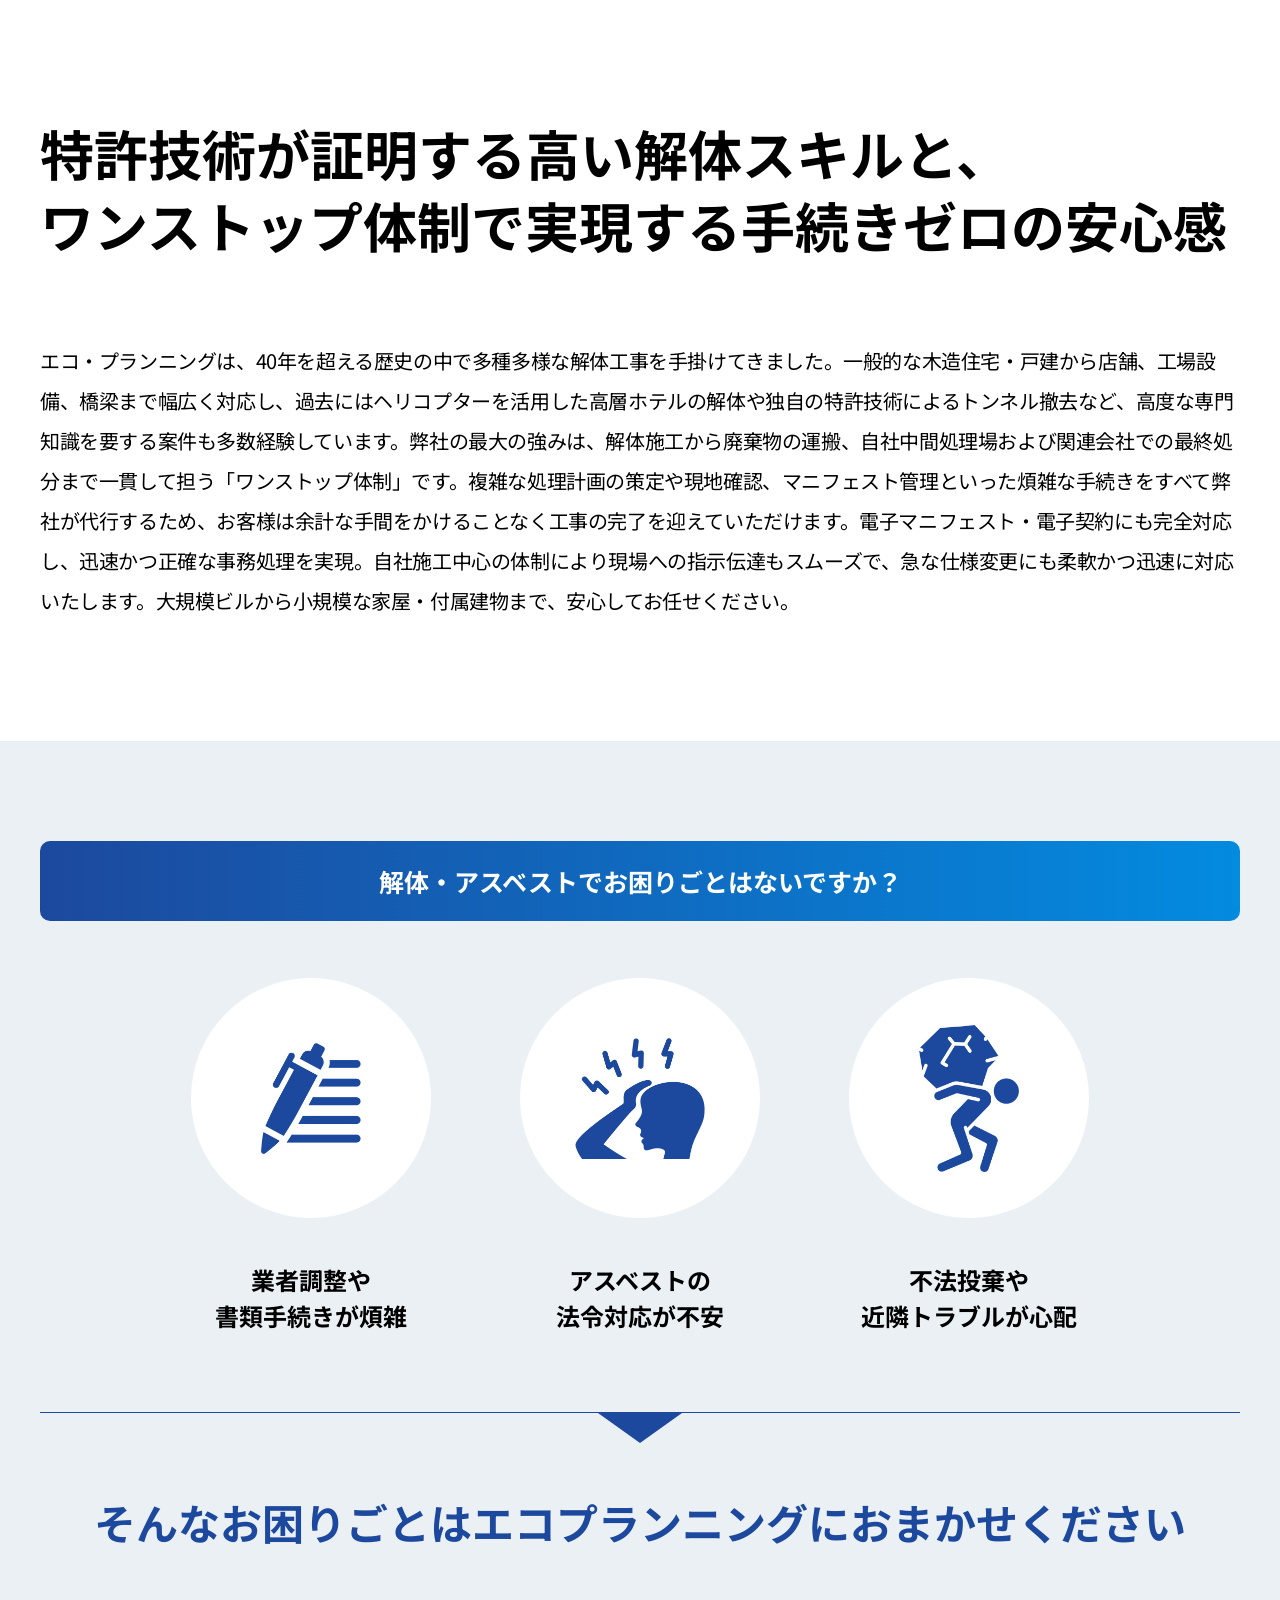
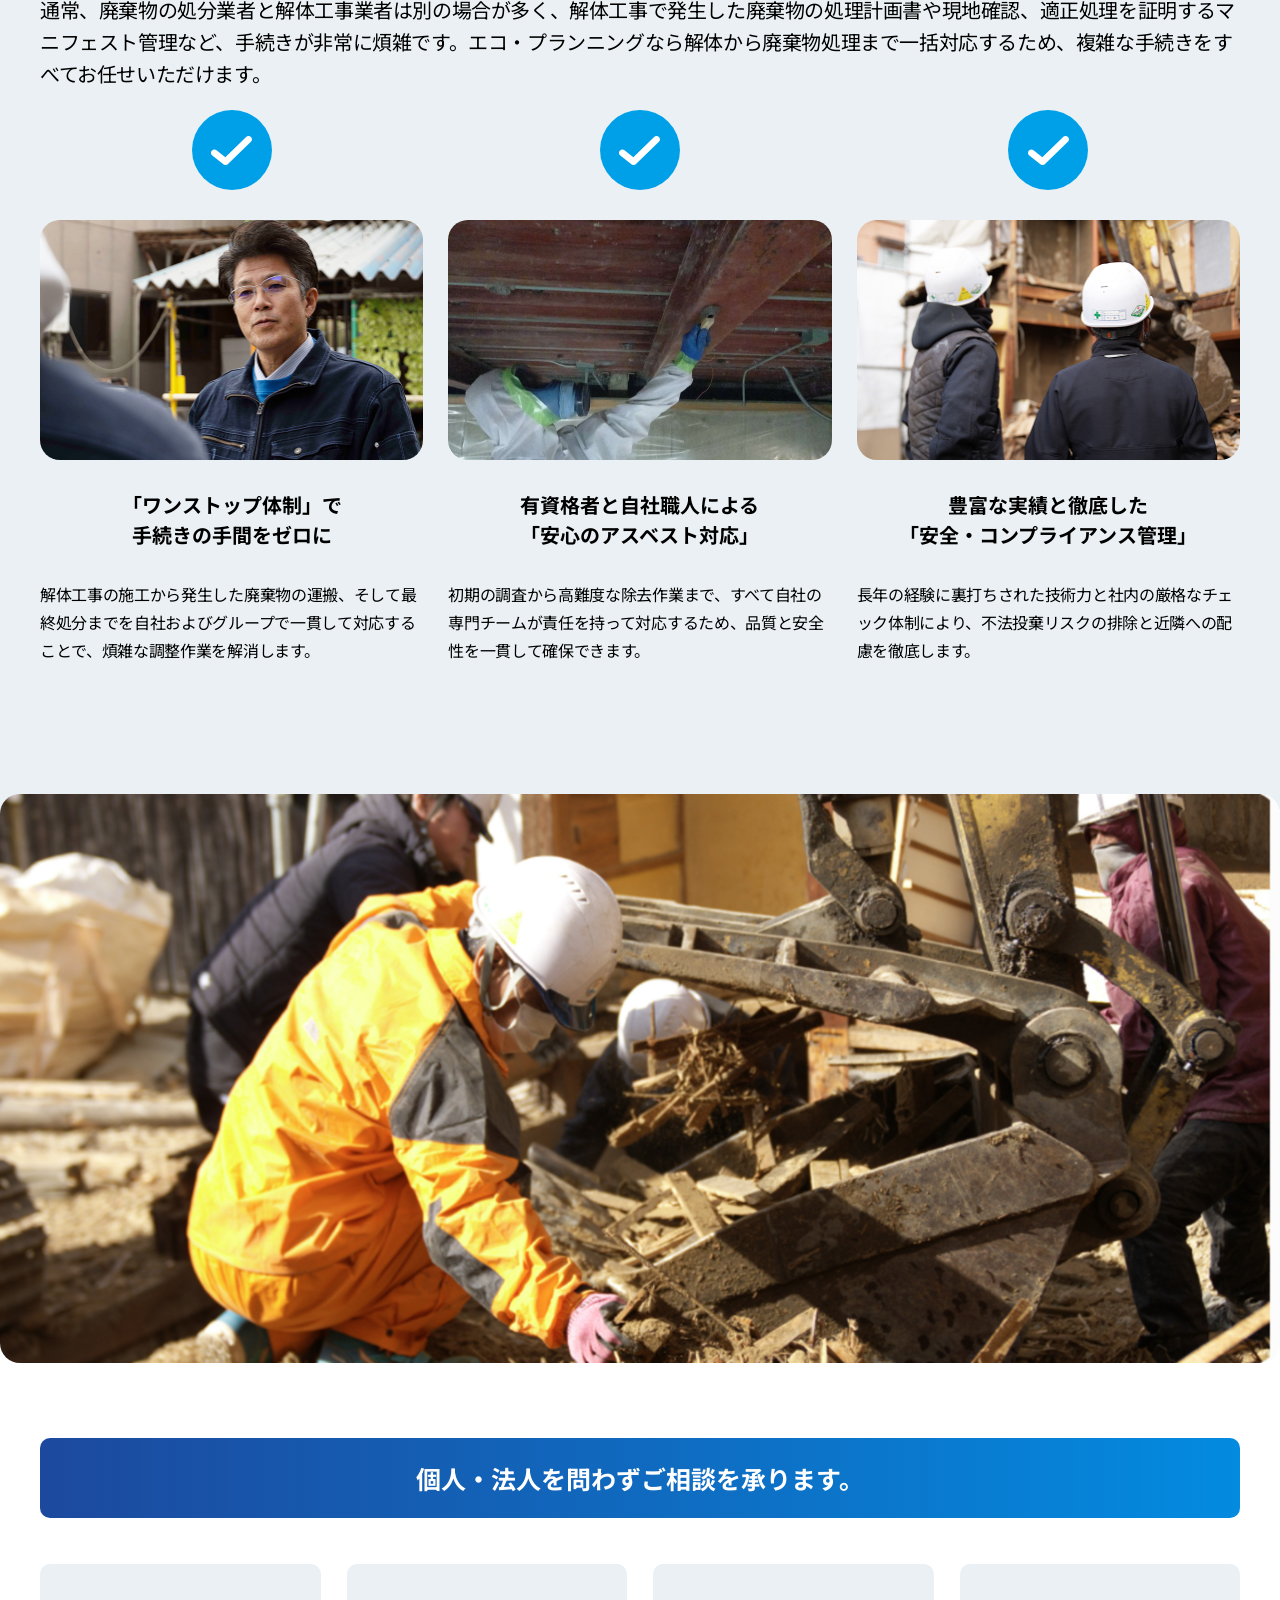
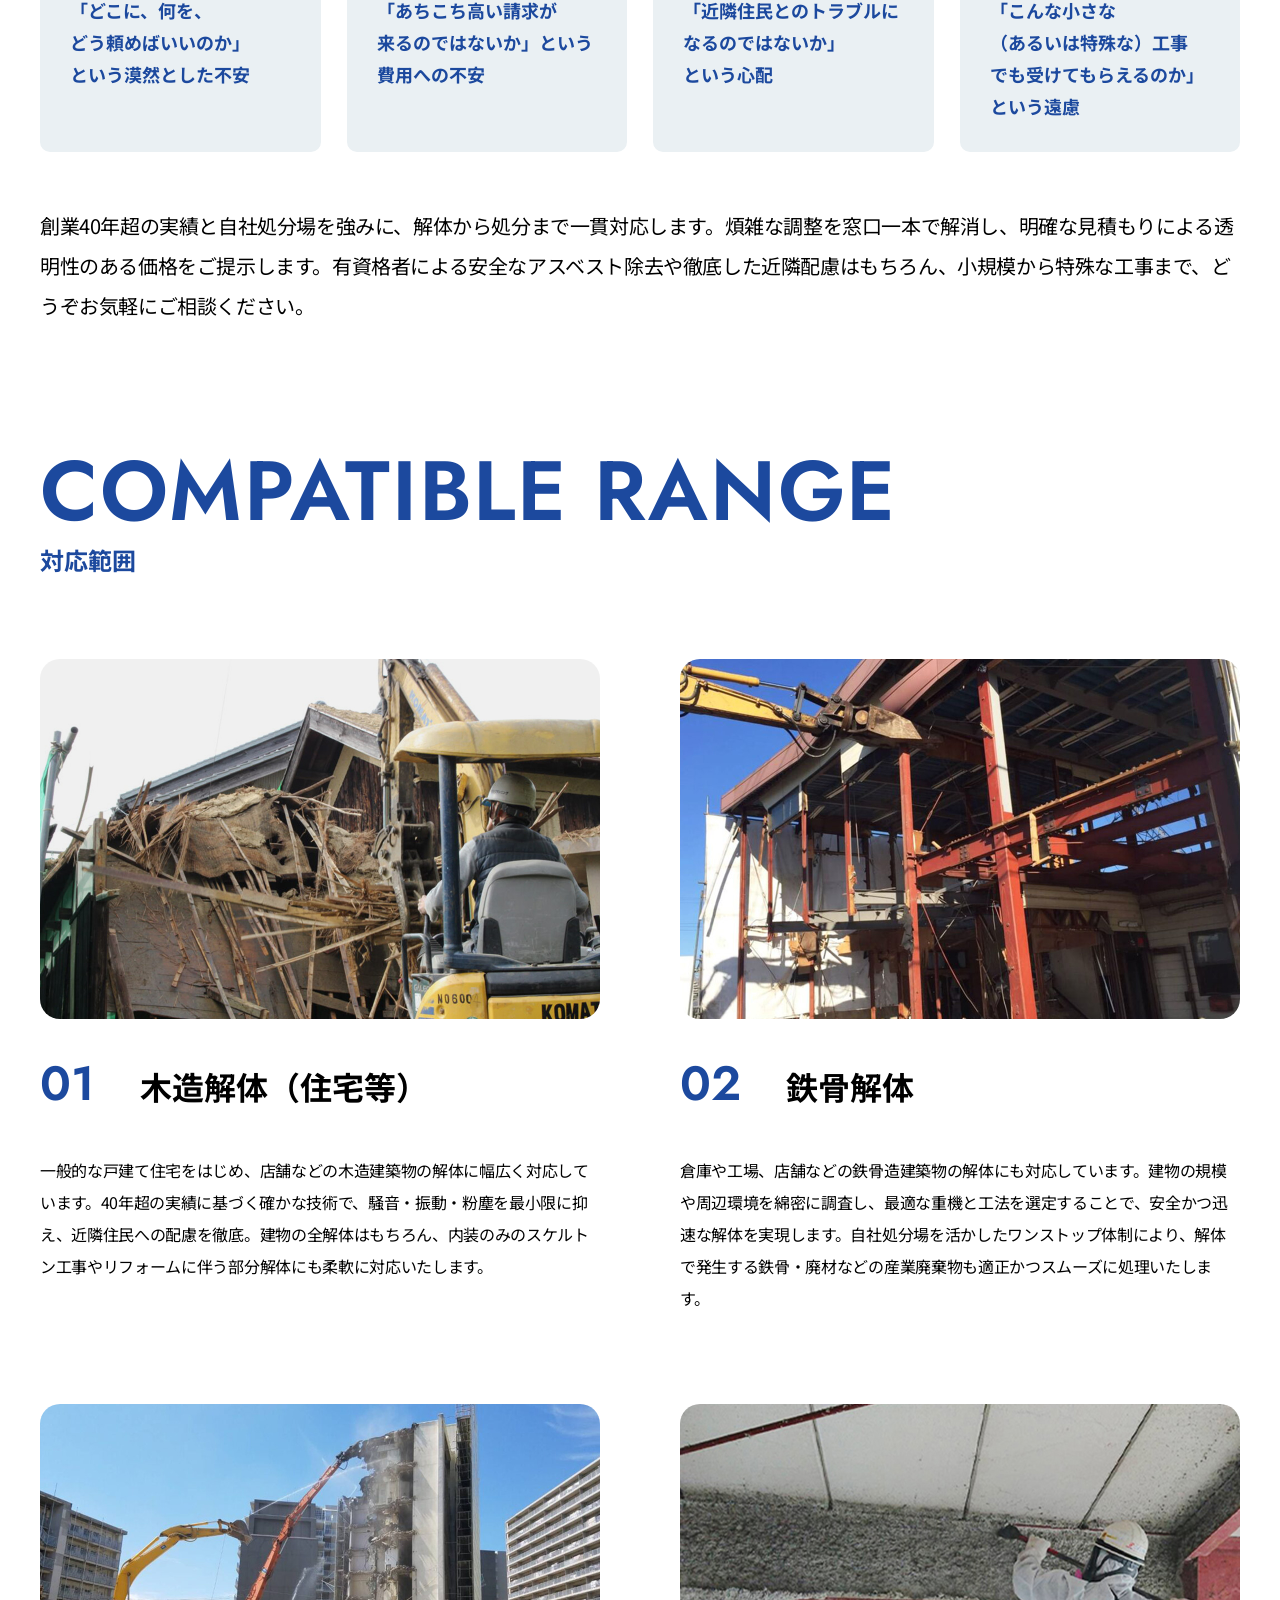
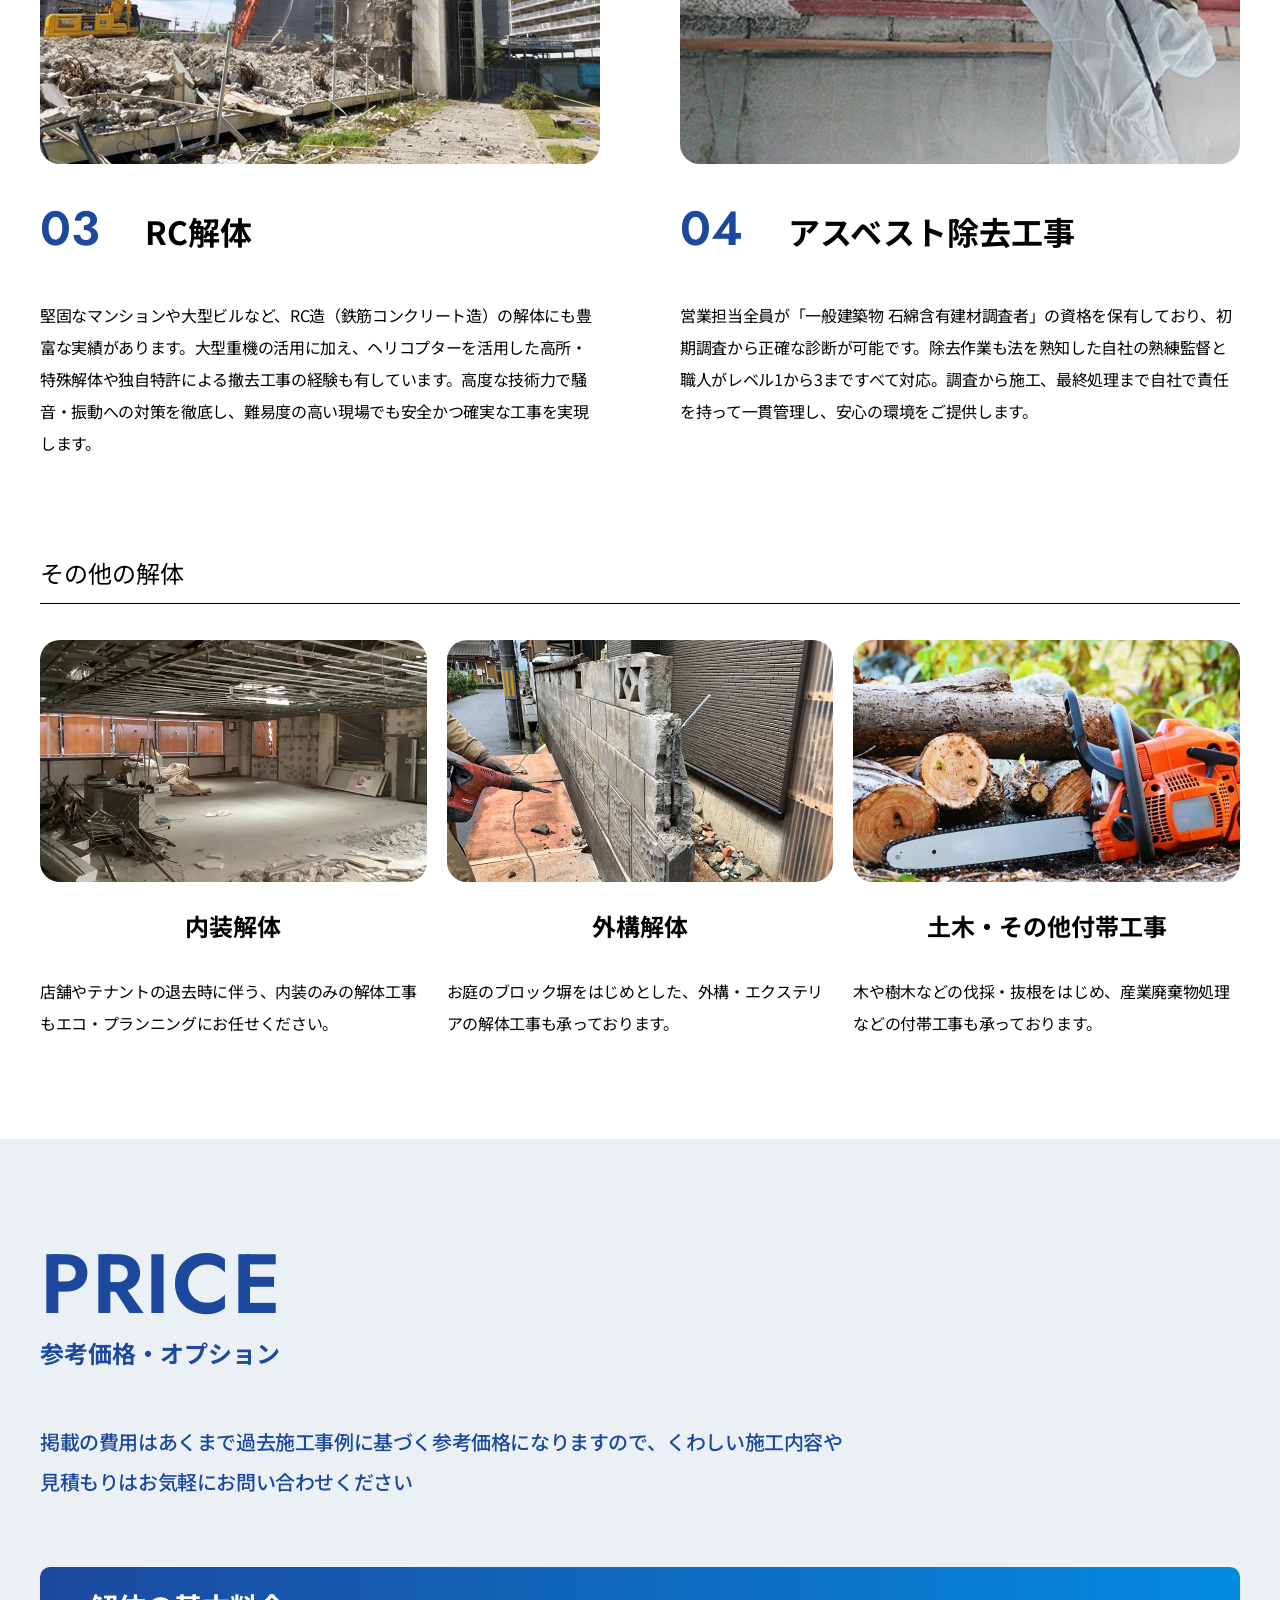
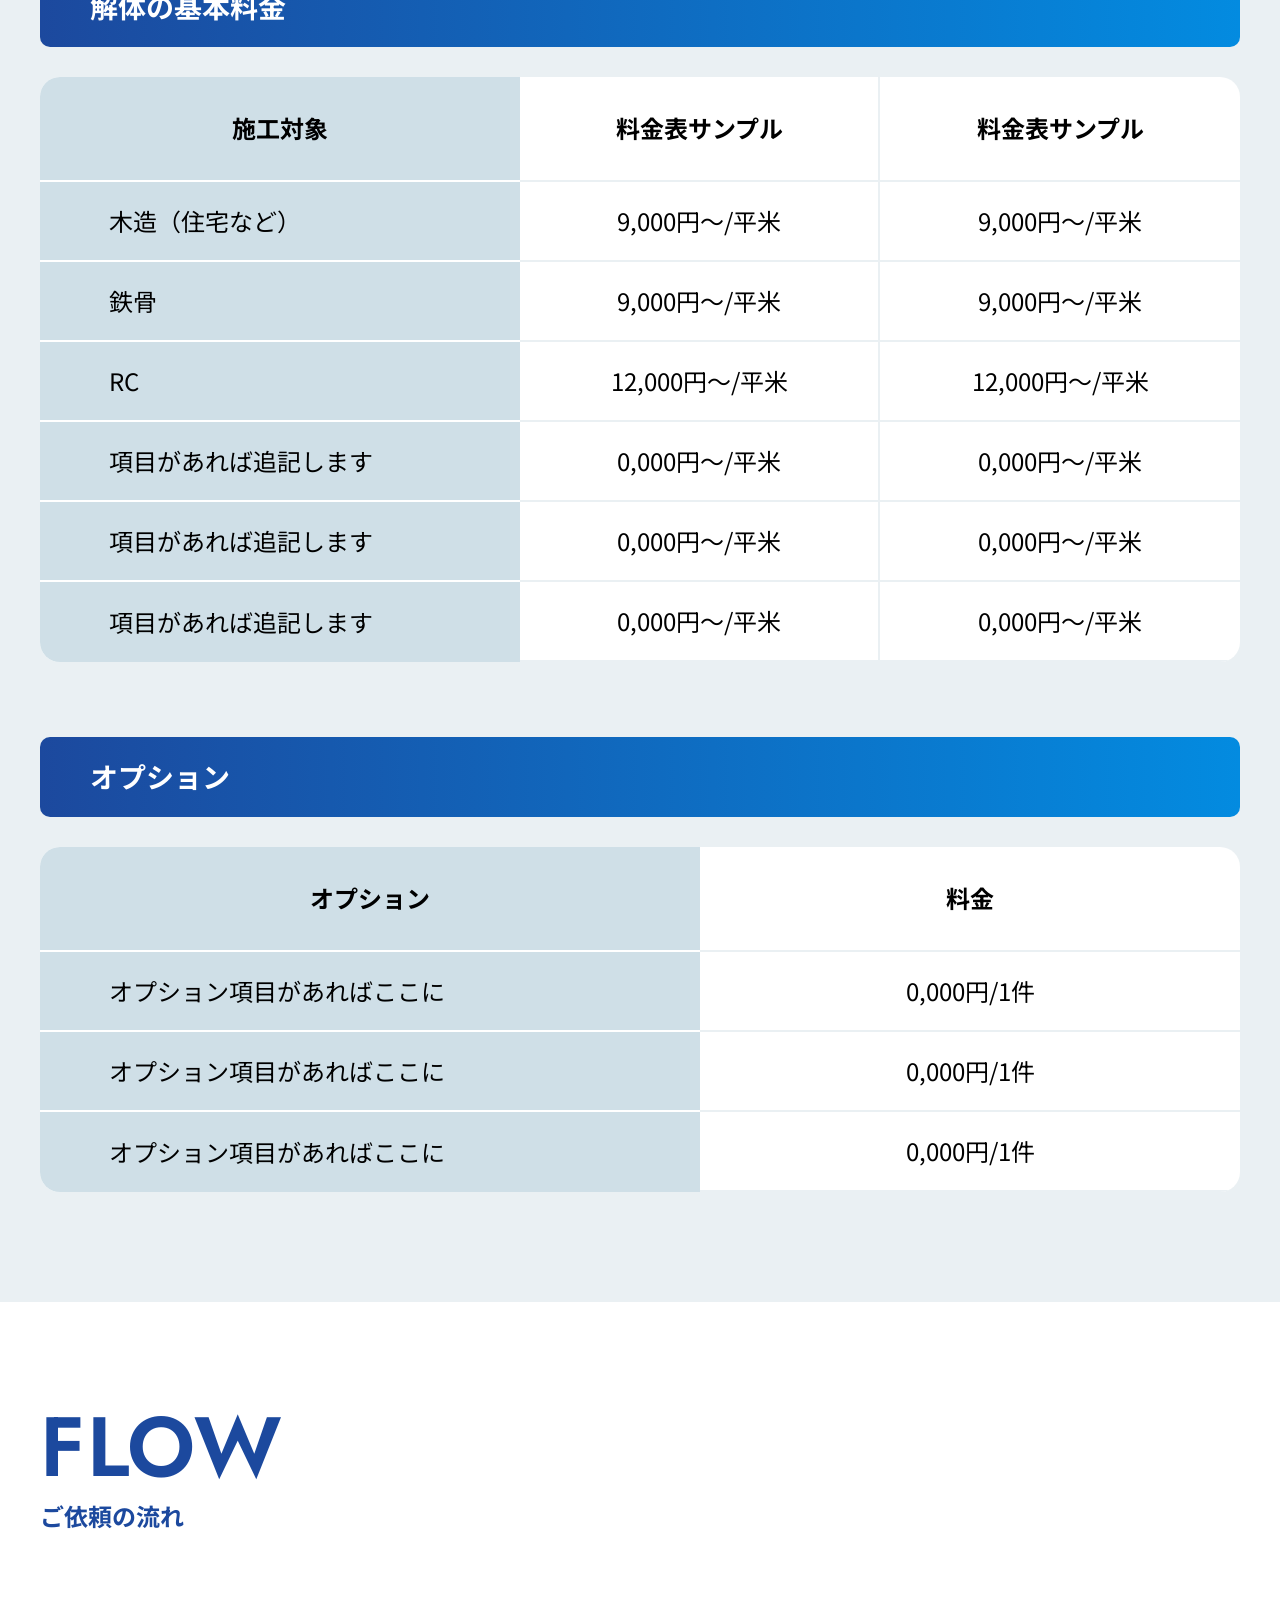
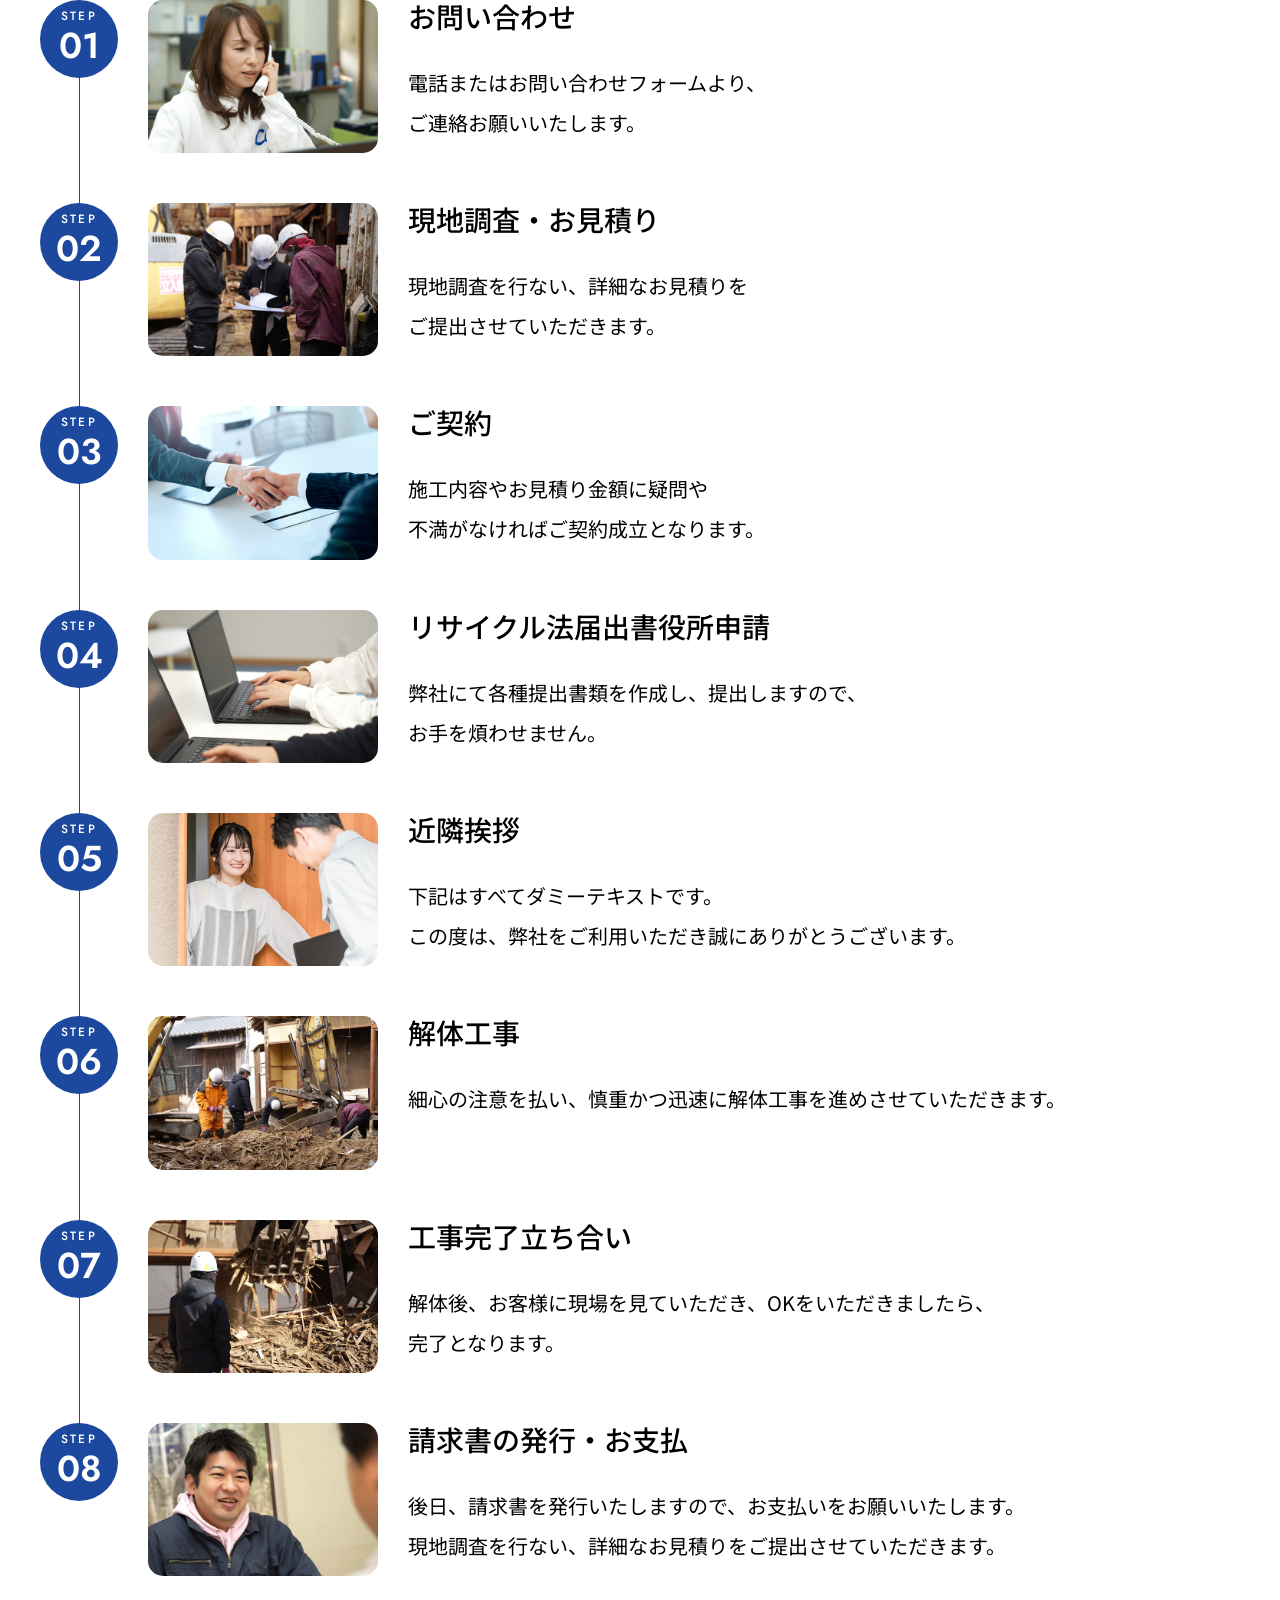
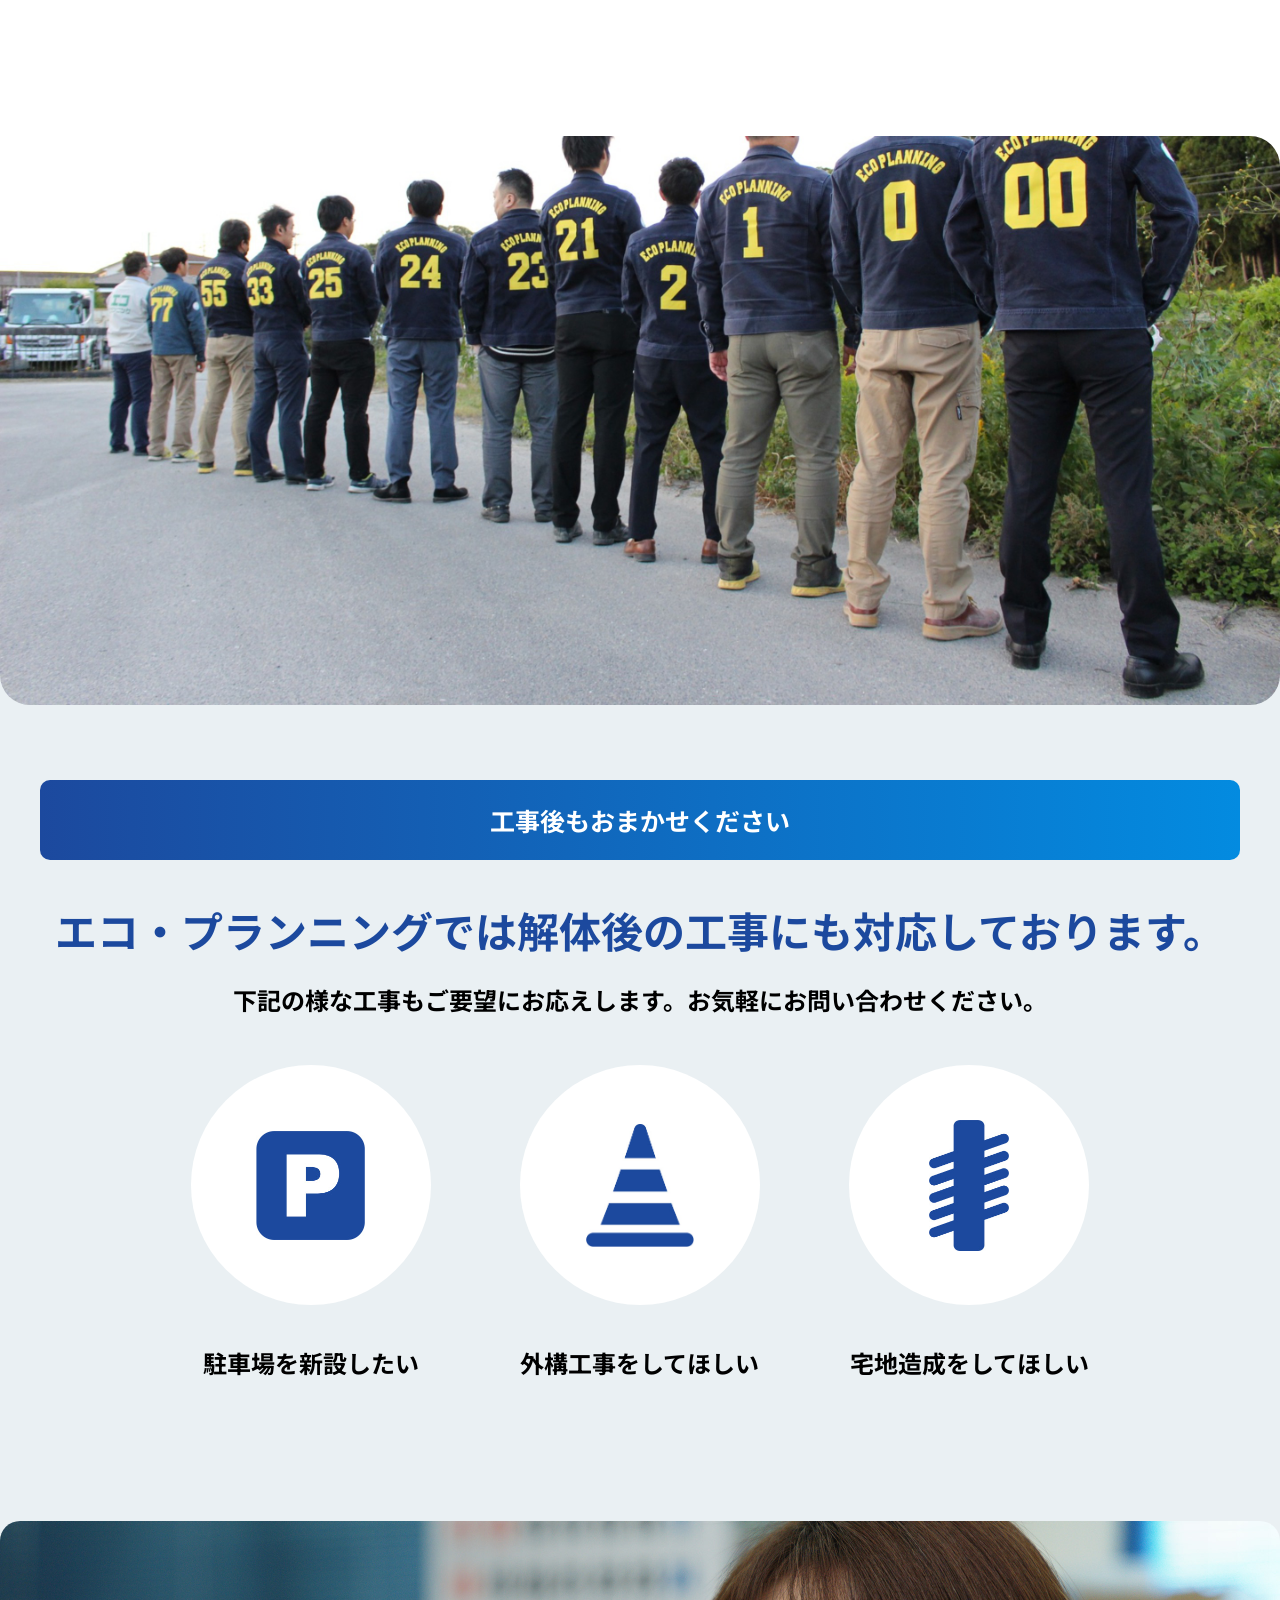
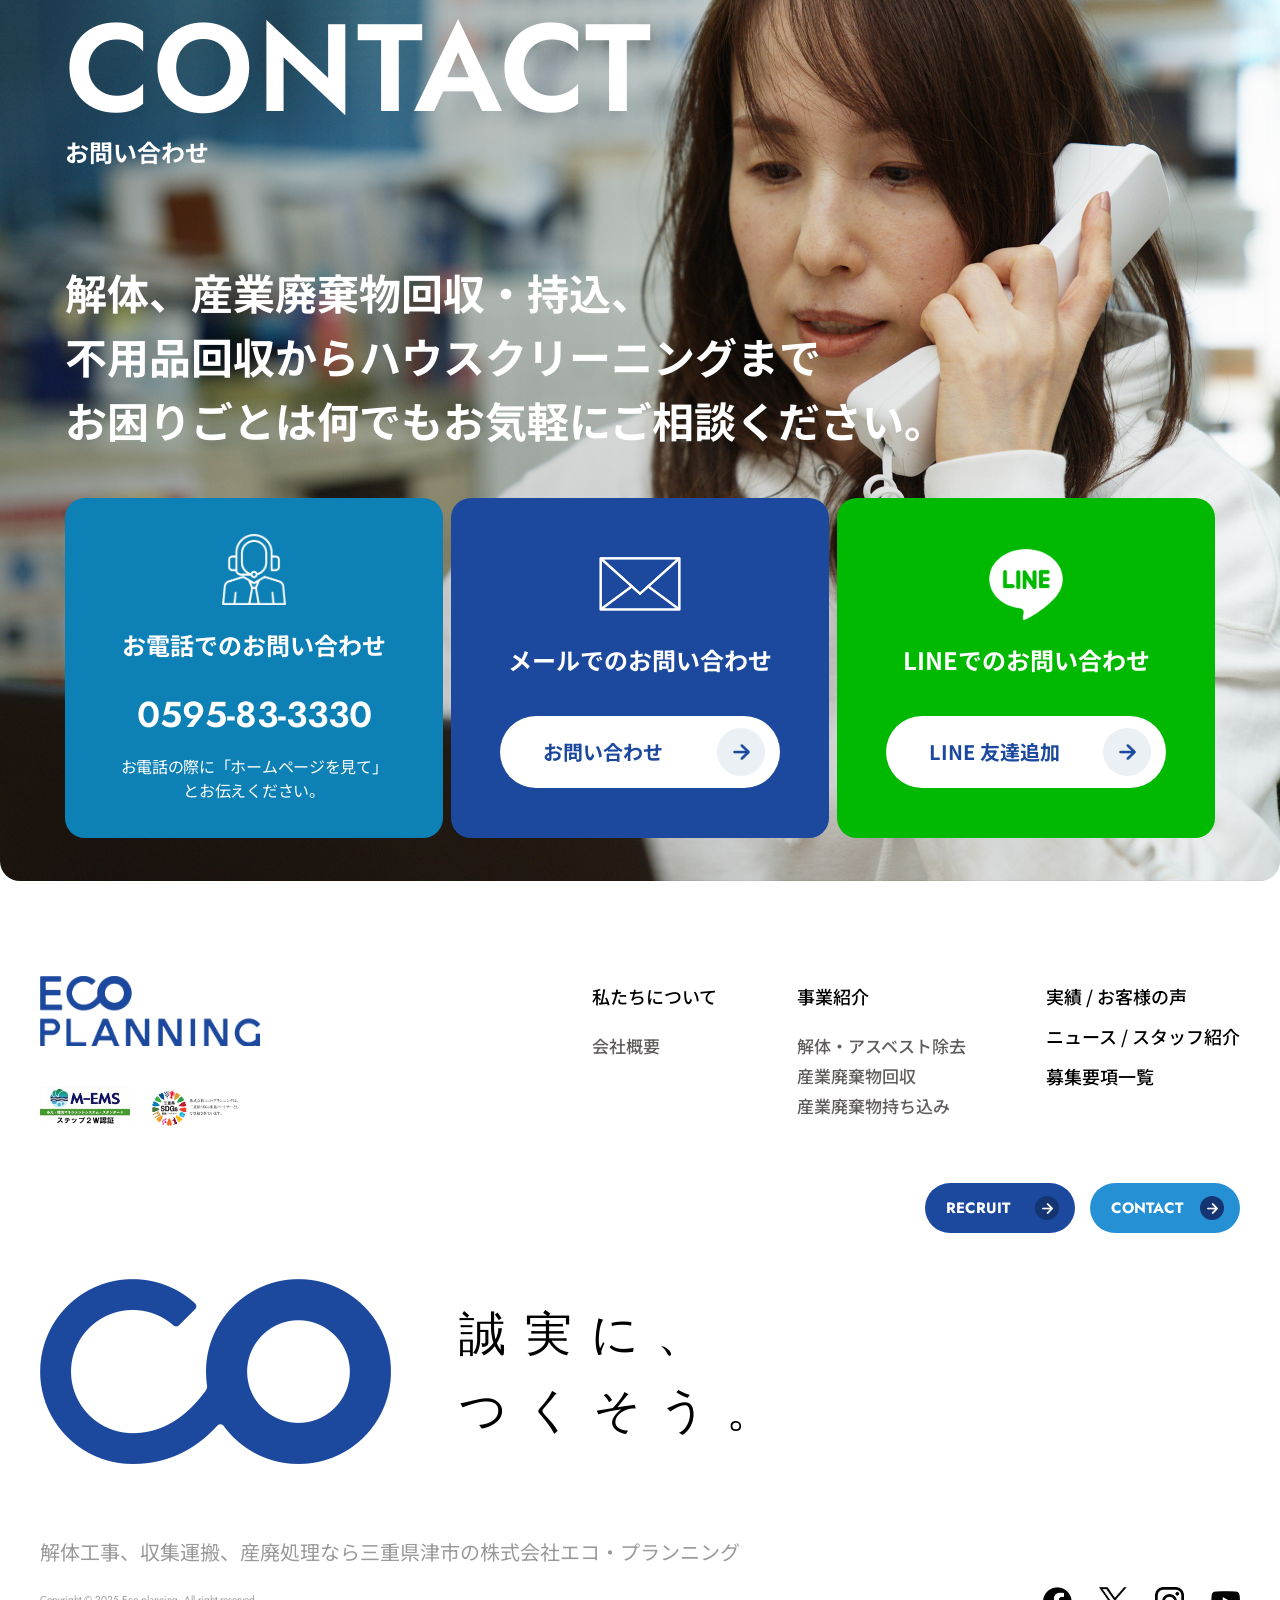
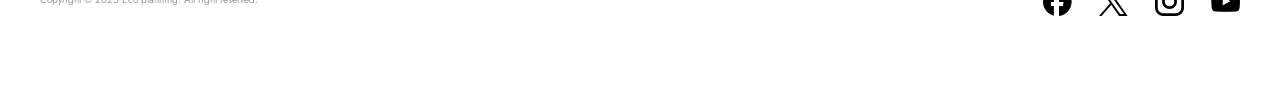
<file: service-demolition.html>
<!DOCTYPE html>
<html lang="ja">

<head>
  <meta charset="UTF-8">
  <meta name="viewport" content="width=device-width, initial-scale=1.0">
  <link rel="preconnect" href="https://fonts.googleapis.com">
  <link rel="preconnect" href="https://fonts.gstatic.com" crossorigin>
  <link href="https://fonts.googleapis.com/css2?family=Jost:ital,wght@0,100..900;1,100..900&amp;family=Noto+Sans+JP:wght@100..900&amp;display=swap" rel="stylesheet">
  <link rel="stylesheet" href="./css/style.css">
  <title>解体・アスベスト | ECO PLANNING</title>
</head>

<body class="sub-service-demolition">
  <header class="site-header site-header--light">
    <div class="site-header__inner">
      <a class="site-header__logo" href="#">
        <img src="./img/common/logo-blue.png" alt="ECO PLANNING">
      </a>

      <nav class="site-header__nav js-drawer" aria-label="グローバルナビゲーション">
        <ul class="site-header__nav-list">
          <li class="site-header__nav-item">
            <a class="site-header__nav-link" href="#">私たちについて</a>
          </li>
          <li class="site-header__nav-item">
            <a class="site-header__nav-link" href="#">事業紹介</a>
          </li>
          <li class="site-header__nav-item">
            <a class="site-header__nav-link" href="#">実績・お客様の声</a>
          </li>
          <li class="site-header__nav-item">
            <a class="site-header__nav-link" href="#">ニュース／スタッフ紹介</a>
          </li>
        </ul>

        <div class="site-header__buttons">
          <a class="site-header__button" href="#">
            <span>recruit</span>
            <span class="site-arrow-icon site-header__button-icon" aria-hidden="true">
              <img src="./img/common/arrow-white.png" alt="">
            </span>
          </a>
          <a class="site-header__button site-header__button--contact" href="#">
            <span>contact</span>
            <span class="site-arrow-icon site-header__button-icon" aria-hidden="true">
              <img src="./img/common/arrow-white.png" alt="">
            </span>
          </a>
        </div>
      </nav>

      <button class="site-header__hamburger js-hamburger" type="button" aria-label="メニューを開く">
        <span class="site-header__hamburger-line"></span>
        <span class="site-header__hamburger-line"></span>
        <span class="site-header__hamburger-line"></span>
      </button>
    </div>
  </header>

  <main>
    <section class="sub-service-detail__hero">
      <div class="sub-service-detail__hero-inner inner">
        <h1 class="sub-service-detail__hero-title site-heading--section-en">services</h1>
        <p class="sub-service-detail__hero-subtitle site-heading-subtitle--default">解体・アスベスト</p>

        <div class="sub-service-detail__hero-bottom">
          <nav class="breadcrumb breadcrumb--static" aria-label="パンくずリスト">
            <ol class="breadcrumb__list">
              <li class="breadcrumb__item">
                <a class="breadcrumb__home" href="#">
                  <img class="breadcrumb__home-icon" src="./img/common/icon-home.png" alt="">
                  <span>株式会社エコ・プランニングhome</span>
                </a>
              </li>
              <li class="breadcrumb__separator" aria-hidden="true">&gt;</li>
              <li class="breadcrumb__item">
                <a href="#">事業紹介</a>
              </li>
              <li class="breadcrumb__separator" aria-hidden="true">&gt;</li>
              <li class="breadcrumb__item" aria-current="page">解体・アスベスト</li>
            </ol>
          </nav>
        </div>
      </div>
    </section>

    <section class="sub-service-detail__visual">
      <div class="sub-service-detail__visual-main">
        <img src="./img/service/service-demolition.jpg" alt="解体工事を行うスタッフ">
      </div>

      <div class="sub-service-detail__visual-gallery">
        <div class="sub-service-detail__visual-gallery-track site-loop-gallery__track js-loop-gallery-track">
          <div class="sub-service-detail__visual-gallery-item">
            <img src="./img/service-demolition/gallery-01.jpg" alt="解体現場で作業するスタッフ">
          </div>
          <div class="sub-service-detail__visual-gallery-item">
            <img src="./img/service-demolition/gallery-02.jpg" alt="重機を操作するスタッフ">
          </div>
          <div class="sub-service-detail__visual-gallery-item">
            <img src="./img/service-demolition/gallery-03.jpg" alt="現場で打ち合わせをするスタッフ">
          </div>
          <div class="sub-service-detail__visual-gallery-item">
            <img src="./img/service-demolition/gallery-04.jpg" alt="お客様と過ごすスタッフ">
          </div>
        </div>
      </div>
    </section>

    <section class="sub-service-detail__introduction">
      <div class="sub-service-detail__introduction-inner inner">
        <h2 class="sub-service-detail__introduction-title site-heading--page-jp">
          特許技術が証明する高い解体スキルと、<br>
          ワンストップ体制で実現する手続きゼロの安心感
        </h2>
        <p class="sub-service-detail__introduction-text">
          エコ・プランニングは、40年を超える歴史の中で多種多様な解体工事を手掛けてきました。一般的な木造住宅・戸建から店舗、工場設備、橋梁まで幅広く対応し、過去にはヘリコプターを活用した高層ホテルの解体や独自の特許技術によるトンネル撤去など、高度な専門知識を要する案件も多数経験しています。弊社の最大の強みは、解体施工から廃棄物の運搬、自社中間処理場および関連会社での最終処分まで一貫して担う「ワンストップ体制」です。複雑な処理計画の策定や現地確認、マニフェスト管理といった煩雑な手続きをすべて弊社が代行するため、お客様は余計な手間をかけることなく工事の完了を迎えていただけます。電子マニフェスト・電子契約にも完全対応し、迅速かつ正確な事務処理を実現。自社施工中心の体制により現場への指示伝達もスムーズで、急な仕様変更にも柔軟かつ迅速に対応いたします。大規模ビルから小規模な家屋・付属建物まで、安心してお任せください。
        </p>
      </div>
    </section>

    <section class="sub-service-demolition__concerns">
      <div class="sub-service-demolition__concerns-inner inner">
        <h2 class="sub-service-demolition__section-title">解体・アスベストでお困りごとはないですか？</h2>

        <ul class="sub-service-demolition__concern-list">
          <li class="sub-service-demolition__concern-item">
            <div class="sub-service-demolition__concern-icon">
              <img src="./img/service/concern-procedure.jpg" alt="">
            </div>
            <p class="sub-service-demolition__concern-text">業者調整や<br>書類手続きが煩雑</p>
          </li>
          <li class="sub-service-demolition__concern-item">
            <div class="sub-service-demolition__concern-icon">
              <img src="./img/service/concern-asbestos.jpg" alt="">
            </div>
            <p class="sub-service-demolition__concern-text">アスベストの<br>法令対応が不安</p>
          </li>
          <li class="sub-service-demolition__concern-item">
            <div class="sub-service-demolition__concern-icon">
              <img src="./img/service/concern-neighbor.jpg" alt="">
            </div>
            <p class="sub-service-demolition__concern-text">不法投棄や<br>近隣トラブルが心配</p>
          </li>
        </ul>

        <div class="sub-service-demolition__solution">
          <h3 class="sub-service-demolition__solution-title site-heading--primary-jp">そんなお困りごとはエコプランニングにおまかせください</h3>
          <p class="sub-service-demolition__solution-text">
            通常、廃棄物の処分業者と解体工事業者は別の場合が多く、解体工事で発生した廃棄物の処理計画書や現地確認、適正処理を証明するマニフェスト管理など、手続きが非常に煩雑です。エコ・プランニングなら解体から廃棄物処理まで一括対応するため、複雑な手続きをすべてお任せいただけます。
          </p>
        </div>

        <ul class="sub-service-demolition__strength-list">
          <li class="sub-service-demolition__strength-item">
            <span class="sub-service-demolition__check" aria-hidden="true">
              <img src="./img/common/icon-check.png" alt="">
            </span>
            <img class="sub-service-demolition__strength-image" src="./img/service-demolition/strength-one-stop.jpg" alt="スタッフによる打ち合わせの様子">
            <h3 class="sub-service-demolition__strength-title">「ワンストップ体制」で<br>手続きの手間をゼロに</h3>
            <p class="sub-service-demolition__strength-text">解体工事の施工から発生した廃棄物の運搬、そして最終処分までを自社およびグループで一貫して対応することで、煩雑な調整作業を解消します。</p>
          </li>
          <li class="sub-service-demolition__strength-item">
            <span class="sub-service-demolition__check" aria-hidden="true">
              <img src="./img/common/icon-check.png" alt="">
            </span>
            <img class="sub-service-demolition__strength-image" src="./img/service-demolition/strength-asbestos.jpg" alt="アスベスト除去作業の様子">
            <h3 class="sub-service-demolition__strength-title">有資格者と自社職人による<br>「安心のアスベスト対応」</h3>
            <p class="sub-service-demolition__strength-text">初期の調査から高難度な除去作業まで、すべて自社の専門チームが責任を持って対応するため、品質と安全性を一貫して確保できます。</p>
          </li>
          <li class="sub-service-demolition__strength-item">
            <span class="sub-service-demolition__check" aria-hidden="true">
              <img src="./img/common/icon-check.png" alt="">
            </span>
            <img class="sub-service-demolition__strength-image" src="./img/service-demolition/strength-compliance.jpg" alt="解体現場を確認するスタッフ">
            <h3 class="sub-service-demolition__strength-title">豊富な実績と徹底した<br>「安全・コンプライアンス管理」</h3>
            <p class="sub-service-demolition__strength-text">長年の経験に裏打ちされた技術力と社内の厳格なチェック体制により、不法投棄リスクの排除と近隣への配慮を徹底します。</p>
          </li>
        </ul>
      </div>
    </section>

    <section class="sub-service-demolition__consultation">
      <div class="sub-service-demolition__consultation-image">
        <img src="./img/service-demolition/consultation.jpg" alt="産業廃棄物を運搬するスタッフ">
      </div>
      <div class="sub-service-demolition__consultation-inner inner">
        <h2 class="sub-service-demolition__section-title">個人・法人を問わずご相談を承ります。</h2>
        <ul class="sub-service-demolition__consultation-list">
          <li class="sub-service-demolition__consultation-item">「どこに、何を、<br>どう頼めばいいのか」<br>という漠然とした不安</li>
          <li class="sub-service-demolition__consultation-item">「あちこち高い請求が<br>来るのではないか」という<br>費用への不安</li>
          <li class="sub-service-demolition__consultation-item">「近隣住民とのトラブルに<br>なるのではないか」<br>という心配</li>
          <li class="sub-service-demolition__consultation-item">「こんな小さな<br>（あるいは特殊な）工事<br>でも受けてもらえるのか」<br>という遠慮</li>
        </ul>
        <p class="sub-service-demolition__consultation-text">創業40年超の実績と自社処分場を強みに、解体から処分まで一貫対応します。煩雑な調整を窓口一本で解消し、明確な見積もりによる透明性のある価格をご提示します。有資格者による安全なアスベスト除去や徹底した近隣配慮はもちろん、小規模から特殊な工事まで、どうぞお気軽にご相談ください。</p>
      </div>
    </section>

    <section class="sub-service-demolition__range">
      <div class="sub-service-demolition__range-inner inner">
        <div class="sub-service-detail__section-heading">
          <h2 class="sub-service-detail__section-title site-heading--subpage-en">compatible range</h2>
          <p class="sub-service-detail__section-subtitle site-heading-subtitle--default">対応範囲</p>
        </div>

        <ol class="sub-service-demolition__range-list">
          <li class="sub-service-demolition__range-item">
            <img class="sub-service-demolition__range-image" src="./img/service-demolition/range-wooden.jpg" alt="木造建築物の解体工事">
            <h3 class="sub-service-demolition__range-item-title">
              <span class="sub-service-demolition__range-number">01</span>
              <span>木造解体（住宅等）</span>
            </h3>
            <p class="sub-service-demolition__range-text">一般的な戸建て住宅をはじめ、店舗などの木造建築物の解体に幅広く対応しています。40年超の実績に基づく確かな技術で、騒音・振動・粉塵を最小限に抑え、近隣住民への配慮を徹底。建物の全解体はもちろん、内装のみのスケルトン工事やリフォームに伴う部分解体にも柔軟に対応いたします。		</p>
          </li>
          <li class="sub-service-demolition__range-item">
            <img class="sub-service-demolition__range-image" src="./img/service-demolition/range-steel.jpg" alt="鉄骨建築物の解体工事">
            <h3 class="sub-service-demolition__range-item-title">
              <span class="sub-service-demolition__range-number">02</span>
              <span>鉄骨解体</span>
            </h3>
            <p class="sub-service-demolition__range-text">倉庫や工場、店舗などの鉄骨造建築物の解体にも対応しています。建物の規模や周辺環境を綿密に調査し、最適な重機と工法を選定することで、安全かつ迅速な解体を実現します。自社処分場を活かしたワンストップ体制により、解体で発生する鉄骨・廃材などの産業廃棄物も適正かつスムーズに処理いたします。</p>
          </li>
          <li class="sub-service-demolition__range-item">
            <img class="sub-service-demolition__range-image" src="./img/service-demolition/range-rc.jpg" alt="RC造建築物の解体工事">
            <h3 class="sub-service-demolition__range-item-title">
              <span class="sub-service-demolition__range-number">03</span>
              <span>RC解体</span>
            </h3>
            <p class="sub-service-demolition__range-text">堅固なマンションや大型ビルなど、RC造（鉄筋コンクリート造）の解体にも豊富な実績があります。大型重機の活用に加え、ヘリコプターを活用した高所・特殊解体や独自特許による撤去工事の経験も有しています。高度な技術力で騒音・振動への対策を徹底し、難易度の高い現場でも安全かつ確実な工事を実現します。</p>
          </li>
          <li class="sub-service-demolition__range-item">
            <img class="sub-service-demolition__range-image" src="./img/service-demolition/range-asbestos.jpg" alt="アスベスト除去工事">
            <h3 class="sub-service-demolition__range-item-title">
              <span class="sub-service-demolition__range-number">04</span>
              <span>アスベスト除去工事</span>
            </h3>
            <p class="sub-service-demolition__range-text">営業担当全員が「一般建築物 石綿含有建材調査者」の資格を保有しており、初期調査から正確な診断が可能です。除去作業も法を熟知した自社の熟練監督と職人がレベル1から3まですべて対応。調査から施工、最終処理まで自社で責任を持って一貫管理し、安心の環境をご提供します。</p>
          </li>
        </ol>

        <div class="sub-service-demolition__other-range">
          <h2 class="sub-service-demolition__other-range-heading">その他の解体</h2>
          <ul class="sub-service-demolition__other-range-list">
            <li class="sub-service-demolition__other-range-item">
              <img class="sub-service-demolition__other-range-image" src="./img/service-demolition/range-interior.jpg" alt="内装の解体工事">
              <h3 class="sub-service-demolition__other-range-title">内装解体</h3>
              <p class="sub-service-demolition__other-range-text">店舗やテナントの退去時に伴う、内装のみの解体工事もエコ・プランニングにお任せください。	</p>
            </li>
            <li class="sub-service-demolition__other-range-item">
              <img class="sub-service-demolition__other-range-image" src="./img/service-demolition/range-exterior.jpg" alt="外構の解体工事">
              <h3 class="sub-service-demolition__other-range-title">外構解体</h3>
              <p class="sub-service-demolition__other-range-text">お庭のブロック塀をはじめとした、外構・エクステリアの解体工事も承っております。</p>
            </li>
            <li class="sub-service-demolition__other-range-item">
              <img class="sub-service-demolition__other-range-image" src="./img/service-demolition/range-civil-engineering.jpg" alt="樹木の伐採工事">
              <h3 class="sub-service-demolition__other-range-title">土木・その他付帯工事</h3>
              <p class="sub-service-demolition__other-range-text">木や樹木などの伐採・抜根をはじめ、産業廃棄物処理などの付帯工事も承っております。</p>
            </li>
          </ul>
        </div>
      </div>
    </section>

    <section class="sub-service-detail__price">
      <div class="sub-service-detail__price-inner inner">
        <div class="sub-service-detail__section-heading">
          <h2 class="sub-service-detail__section-title site-heading--subpage-en">price</h2>
          <p class="sub-service-detail__section-subtitle site-heading-subtitle--default">参考価格・オプション</p>
        </div>
        <p class="sub-service-detail__price-description">掲載の費用はあくまで過去施工事例に基づく参考価格になりますので、くわしい施工内容や<br>見積もりはお気軽にお問い合わせください</p>

        <div class="sub-service-detail__table-group">
          <div class="site-section-heading">
            <h3 class="site-section-heading__title site-heading--gradient">解体の基本料金</h3>
          </div>
          <div class="sub-service-detail__table-scroll">
            <table class="sub-service-detail__table" style="--service-detail-table-label-width: 40%;">
              <thead>
                <tr>
                  <th scope="col">施工対象</th>
                  <th scope="col">料金表サンプル</th>
                  <th scope="col">料金表サンプル</th>
                </tr>
              </thead>
              <tbody>
                <tr>
                  <th scope="row">木造（住宅など）</th>
                  <td>9,000円〜/平米</td>
                  <td>9,000円〜/平米</td>
                </tr>
                <tr>
                  <th scope="row">鉄骨</th>
                  <td>9,000円〜/平米</td>
                  <td>9,000円〜/平米</td>
                </tr>
                <tr>
                  <th scope="row">RC</th>
                  <td>12,000円〜/平米</td>
                  <td>12,000円〜/平米</td>
                </tr>
                <tr>
                  <th scope="row">項目があれば追記します</th>
                  <td>0,000円〜/平米</td>
                  <td>0,000円〜/平米</td>
                </tr>
                <tr>
                  <th scope="row">項目があれば追記します</th>
                  <td>0,000円〜/平米</td>
                  <td>0,000円〜/平米</td>
                </tr>
                <tr>
                  <th scope="row">項目があれば追記します</th>
                  <td>0,000円〜/平米</td>
                  <td>0,000円〜/平米</td>
                </tr>
              </tbody>
            </table>
          </div>
        </div>

        <div class="sub-service-detail__table-group">
          <div class="site-section-heading">
            <h3 class="site-section-heading__title site-heading--gradient">オプション</h3>
          </div>
          <div class="sub-service-detail__table-scroll">
            <table class="sub-service-detail__table" style="--service-detail-table-label-width: 55%;">
              <thead>
                <tr>
                  <th scope="col">オプション</th>
                  <th scope="col">料金</th>
                </tr>
              </thead>
              <tbody>
                <tr>
                  <th scope="row">オプション項目があればここに</th>
                  <td>0,000円/1件</td>
                </tr>
                <tr>
                  <th scope="row">オプション項目があればここに</th>
                  <td>0,000円/1件</td>
                </tr>
                <tr>
                  <th scope="row">オプション項目があればここに</th>
                  <td>0,000円/1件</td>
                </tr>
              </tbody>
            </table>
          </div>
        </div>
      </div>
    </section>

    <section class="sub-service-detail__flow">
      <div class="sub-service-detail__flow-inner inner">
        <div class="sub-service-detail__section-heading">
          <h2 class="sub-service-detail__section-title site-heading--subpage-en">flow</h2>
          <p class="sub-service-detail__section-subtitle site-heading-subtitle--default">ご依頼の流れ</p>
        </div>

        <div class="site-flow">
          <ol class="site-flow__list">
            <li class="site-flow__item">
              <div class="site-flow__step">
                <span class="site-flow__step-label">step</span>
                <span class="site-flow__step-number">01</span>
              </div>
              <div class="site-flow__image">
                <img src="./img/common/flow-contact.jpg" alt="電話でお問い合わせを受けるスタッフ">
              </div>
              <div class="site-flow__content">
                <h3 class="site-flow__title">お問い合わせ</h3>
                <p class="site-flow__text">電話またはお問い合わせフォームより、<br>ご連絡お願いいたします。</p>
              </div>
            </li>
            <li class="site-flow__item">
              <div class="site-flow__step">
                <span class="site-flow__step-label">step</span>
                <span class="site-flow__step-number">02</span>
              </div>
              <div class="site-flow__image">
                <img src="./img/common/flow-site-survey.jpg" alt="解体現場を調査するスタッフ">
              </div>
              <div class="site-flow__content">
                <h3 class="site-flow__title">現地調査・お見積り</h3>
                <p class="site-flow__text">現地調査を行ない、詳細なお見積りを<br>ご提出させていただきます。</p>
              </div>
            </li>
            <li class="site-flow__item">
              <div class="site-flow__step">
                <span class="site-flow__step-label">step</span>
                <span class="site-flow__step-number">03</span>
              </div>
              <div class="site-flow__image">
                <img src="./img/common/flow-contract.jpg" alt="契約を交わす様子">
              </div>
              <div class="site-flow__content">
                <h3 class="site-flow__title">ご契約</h3>
                <p class="site-flow__text">施工内容やお見積り金額に疑問や<br>不満がなければご契約成立となります。</p>
              </div>
            </li>
            <li class="site-flow__item">
              <div class="site-flow__step">
                <span class="site-flow__step-label">step</span>
                <span class="site-flow__step-number">04</span>
              </div>
              <div class="site-flow__image">
                <img src="./img/common/flow-document-application.jpg" alt="申請書類を作成する様子">
              </div>
              <div class="site-flow__content">
                <h3 class="site-flow__title">リサイクル法届出書役所申請</h3>
                <p class="site-flow__text">弊社にて各種提出書類を作成し、提出しますので、<br>お手を煩わせません。</p>
              </div>
            </li>
            <li class="site-flow__item">
              <div class="site-flow__step">
                <span class="site-flow__step-label">step</span>
                <span class="site-flow__step-number">05</span>
              </div>
              <div class="site-flow__image">
                <img src="./img/common/flow-estimate.jpg" alt="近隣へ挨拶するスタッフ">
              </div>
              <div class="site-flow__content">
                <h3 class="site-flow__title">近隣挨拶</h3>
                <p class="site-flow__text">下記はすべてダミーテキストです。<br>この度は、弊社をご利用いただき誠にありがとうございます。</p>
              </div>
            </li>
            <li class="site-flow__item">
              <div class="site-flow__step">
                <span class="site-flow__step-label">step</span>
                <span class="site-flow__step-number">06</span>
              </div>
              <div class="site-flow__image">
                <img src="./img/common/flow-demolition-work.jpg" alt="解体工事を行うスタッフ">
              </div>
              <div class="site-flow__content">
                <h3 class="site-flow__title">解体工事</h3>
                <p class="site-flow__text">細心の注意を払い、慎重かつ迅速に解体工事を進めさせていただきます。</p>
              </div>
            </li>
            <li class="site-flow__item">
              <div class="site-flow__step">
                <span class="site-flow__step-label">step</span>
                <span class="site-flow__step-number">07</span>
              </div>
              <div class="site-flow__image">
                <img src="./img/common/flow-completion-inspection.jpg" alt="解体工事完了後の立ち合い">
              </div>
              <div class="site-flow__content">
                <h3 class="site-flow__title">工事完了立ち合い</h3>
                <p class="site-flow__text">解体後、お客様に現場を見ていただき、OKをいただきましたら、<br>完了となります。</p>
              </div>
            </li>
            <li class="site-flow__item">
              <div class="site-flow__step">
                <span class="site-flow__step-label">step</span>
                <span class="site-flow__step-number">08</span>
              </div>
              <div class="site-flow__image">
                <img src="./img/common/flow-invoice-payment.jpg" alt="請求と支払いについて案内するスタッフ">
              </div>
              <div class="site-flow__content">
                <h3 class="site-flow__title">請求書の発行・お支払</h3>
                <p class="site-flow__text">後日、請求書を発行いたしますので、お支払いをお願いいたします。<br>現地調査を行ない、詳細なお見積りをご提出させていただきます。</p>
              </div>
            </li>
          </ol>
        </div>
      </div>
    </section>

    <section class="sub-service-demolition__aftercare">
      <div class="sub-service-demolition__aftercare-image">
        <img src="./img/service-demolition/aftercare.jpg" alt="解体工事を担当するスタッフ">
      </div>
      <div class="sub-service-demolition__aftercare-inner inner">
        <h2 class="sub-service-demolition__section-title">工事後もおまかせください</h2>
        <h3 class="sub-service-demolition__aftercare-title site-heading--primary-jp">エコ・プランニングでは解体後の工事にも対応しております。</h3>
        <p class="sub-service-demolition__aftercare-lead">下記の様な工事もご要望にお応えします。お気軽にお問い合わせください。</p>
        <ul class="sub-service-demolition__aftercare-list">
          <li class="sub-service-demolition__aftercare-item">
            <div class="sub-service-demolition__aftercare-icon">
              <img src="./img/service/aftercare-parking.jpg" alt="">
            </div>
            <p class="sub-service-demolition__aftercare-text">駐車場を新設したい</p>
          </li>
          <li class="sub-service-demolition__aftercare-item">
            <div class="sub-service-demolition__aftercare-icon">
              <img src="./img/service/aftercare-exterior.jpg" alt="">
            </div>
            <p class="sub-service-demolition__aftercare-text">外構工事をしてほしい</p>
          </li>
          <li class="sub-service-demolition__aftercare-item">
            <div class="sub-service-demolition__aftercare-icon">
              <img src="./img/service/aftercare-land-development.jpg" alt="">
            </div>
            <p class="sub-service-demolition__aftercare-text">宅地造成をしてほしい</p>
          </li>
        </ul>
      </div>
    </section>

    <section class="site-contact-section">
      <div class="site-contact site-contact--visual">
        <div class="site-contact__background">
          <img src="./img/common/contact-bg.jpg" alt="">
        </div>
        <div class="site-contact__visual-content">
          <div class="site-contact__heading">
            <h2 class="site-contact__title site-heading--section-en">contact</h2>
            <p class="site-contact__subtitle site-heading-subtitle--default">お問い合わせ</p>
          </div>
          <p class="site-contact__lead">
            解体、産業廃棄物回収・持込、<br>
            不用品回収からハウスクリーニングまで<br>
            お困りごとは何でもお気軽にご相談ください。
          </p>

          <div class="site-contact__list">
            <div class="site-contact__card site-contact__card--phone">
              <img class="site-contact__icon" src="./img/common/icon-contact-phone.png" alt="">
              <p class="site-contact__card-title">お電話でのお問い合わせ</p>
              <a class="site-contact__phone-number" href="tel:0595833330">0595-83-3330</a>
              <p class="site-contact__note">お電話の際に「ホームページを見て」<br>とお伝えください。</p>
            </div>

            <div class="site-contact__card site-contact__card--mail">
              <img class="site-contact__icon" src="./img/common/icon-contact-mail.png" alt="">
              <p class="site-contact__card-title">メールでのお問い合わせ</p>
              <a class="site-contact__button" href="#">
                <span>お問い合わせ</span>
                <span class="site-arrow-icon site-contact__button-icon" aria-hidden="true">
                  <img src="./img/common/arrow-blue.png" alt="">
                </span>
              </a>
            </div>

            <div class="site-contact__card site-contact__card--line">
              <img class="site-contact__icon" src="./img/common/icon-contact-line.png" alt="">
              <p class="site-contact__card-title">LINEでのお問い合わせ</p>
              <a class="site-contact__button" href="#">
                <span>LINE 友達追加</span>
                <span class="site-arrow-icon site-contact__button-icon" aria-hidden="true">
                  <img src="./img/common/arrow-blue.png" alt="">
                </span>
              </a>
            </div>
          </div>
        </div>
      </div>
    </section>
  </main>

  <footer class="site-footer">
    <div class="site-footer__inner inner">
      <div class="site-footer__top">
        <div class="site-footer__brand">
          <a class="site-footer__logo" href="#">
            <img src="./img/common/logo-blue.png" alt="ECO PLANNING">
          </a>
          <div class="site-footer__certifications">
            <img src="./img/common/logo-mems.png" alt="M-EMS">
            <img src="./img/common/logo-sdgs.png" alt="SDGs">
          </div>
        </div>

        <div class="site-footer__navigation">
          <nav class="site-footer__nav" aria-label="フッターナビゲーション">
            <div class="site-footer__nav-group">
              <a class="site-footer__nav-heading" href="#">私たちについて</a>
              <a class="site-footer__nav-link" href="#">会社概要</a>
            </div>
            <div class="site-footer__nav-group">
              <a class="site-footer__nav-heading" href="#">事業紹介</a>
              <a class="site-footer__nav-link" href="#">解体・アスベスト除去</a>
              <a class="site-footer__nav-link" href="#">産業廃棄物回収</a>
              <a class="site-footer__nav-link" href="#">産業廃棄物持ち込み</a>
            </div>
            <div class="site-footer__nav-group">
              <a class="site-footer__nav-heading" href="#">実績 / お客様の声</a>
              <a class="site-footer__nav-heading" href="#">ニュース / スタッフ紹介</a>
              <a class="site-footer__nav-heading" href="#">募集要項一覧</a>
            </div>
          </nav>

          <div class="site-footer__buttons">
            <a class="site-footer__button site-footer__button--recruit" href="#">
              <span>recruit</span>
              <span class="site-arrow-icon site-footer__button-icon" aria-hidden="true">
                <img src="./img/common/arrow-white.png" alt="">
              </span>
            </a>
            <a class="site-footer__button site-footer__button--contact" href="#">
              <span>contact</span>
              <span class="site-arrow-icon site-footer__button-icon" aria-hidden="true">
                <img src="./img/common/arrow-white.png" alt="">
              </span>
            </a>
          </div>
        </div>
      </div>

      <div class="site-footer__concept">
        <img class="site-footer__concept-mark" src="./img/common/concept-mark.png" alt="">
        <p class="site-footer__concept-copy">
          誠実に、<br>
          つくそう。
        </p>
      </div>

      <div class="site-footer__bottom">
        <div class="site-footer__information">
          <p class="site-footer__description">解体工事、収集運搬、産廃処理なら三重県津市の株式会社エコ・プランニング</p>
          <p class="site-footer__copyright">Copyright © 2025 Eco planning. All right reserved.</p>
        </div>

        <div class="site-footer__socials">
          <a class="site-footer__social-link" href="#" aria-label="Facebook">
            <img src="./img/common/icon-facebook.png" alt="">
          </a>
          <a class="site-footer__social-link" href="#" aria-label="X">
            <img src="./img/common/icon-x.png" alt="">
          </a>
          <a class="site-footer__social-link" href="#" aria-label="Instagram">
            <img src="./img/common/icon-instagram.png" alt="">
          </a>
          <a class="site-footer__social-link" href="#" aria-label="YouTube">
            <img src="./img/common/icon-youtube.png" alt="">
          </a>
        </div>
      </div>
    </div>
  </footer>

  <script src="https://code.jquery.com/jquery-3.7.1.min.js"></script>
  <script src="./js/script.js"></script>
  <script src="./js/gsap.js"></script>
</body>

</html>
</file>
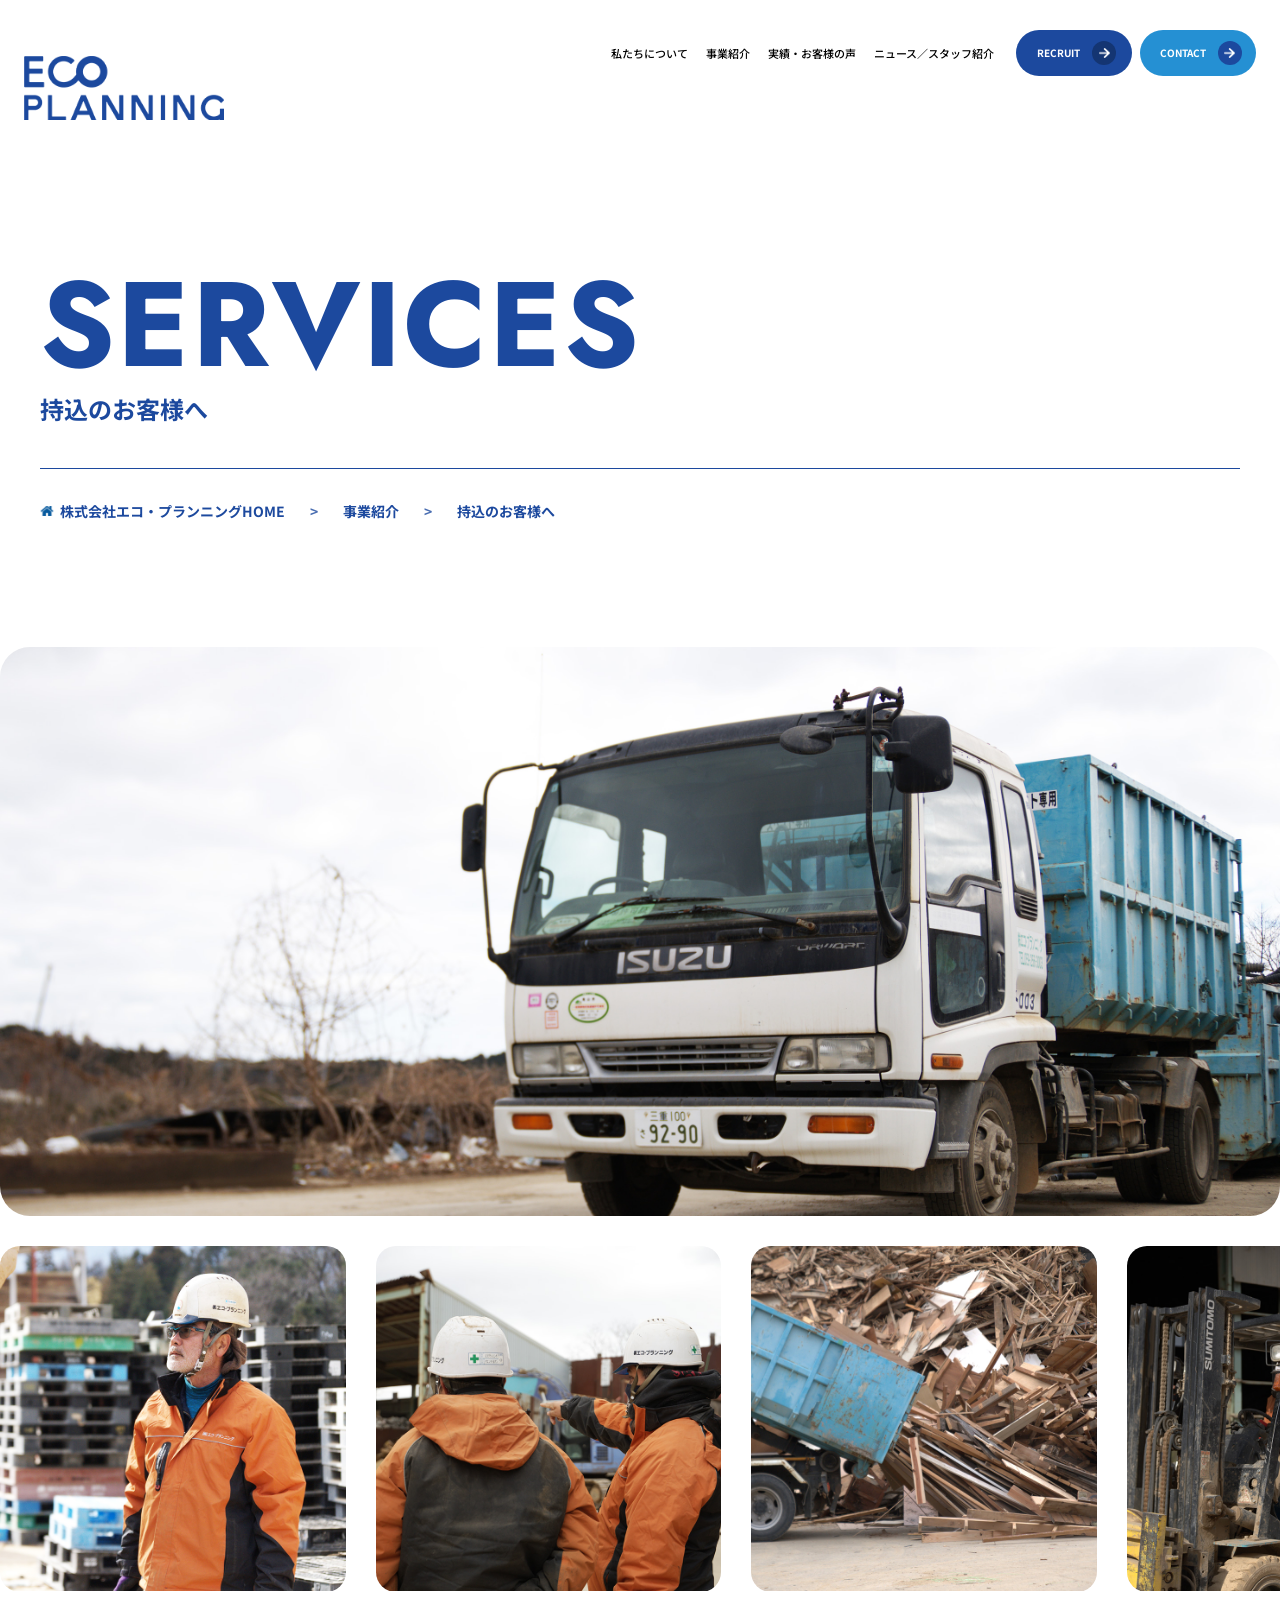
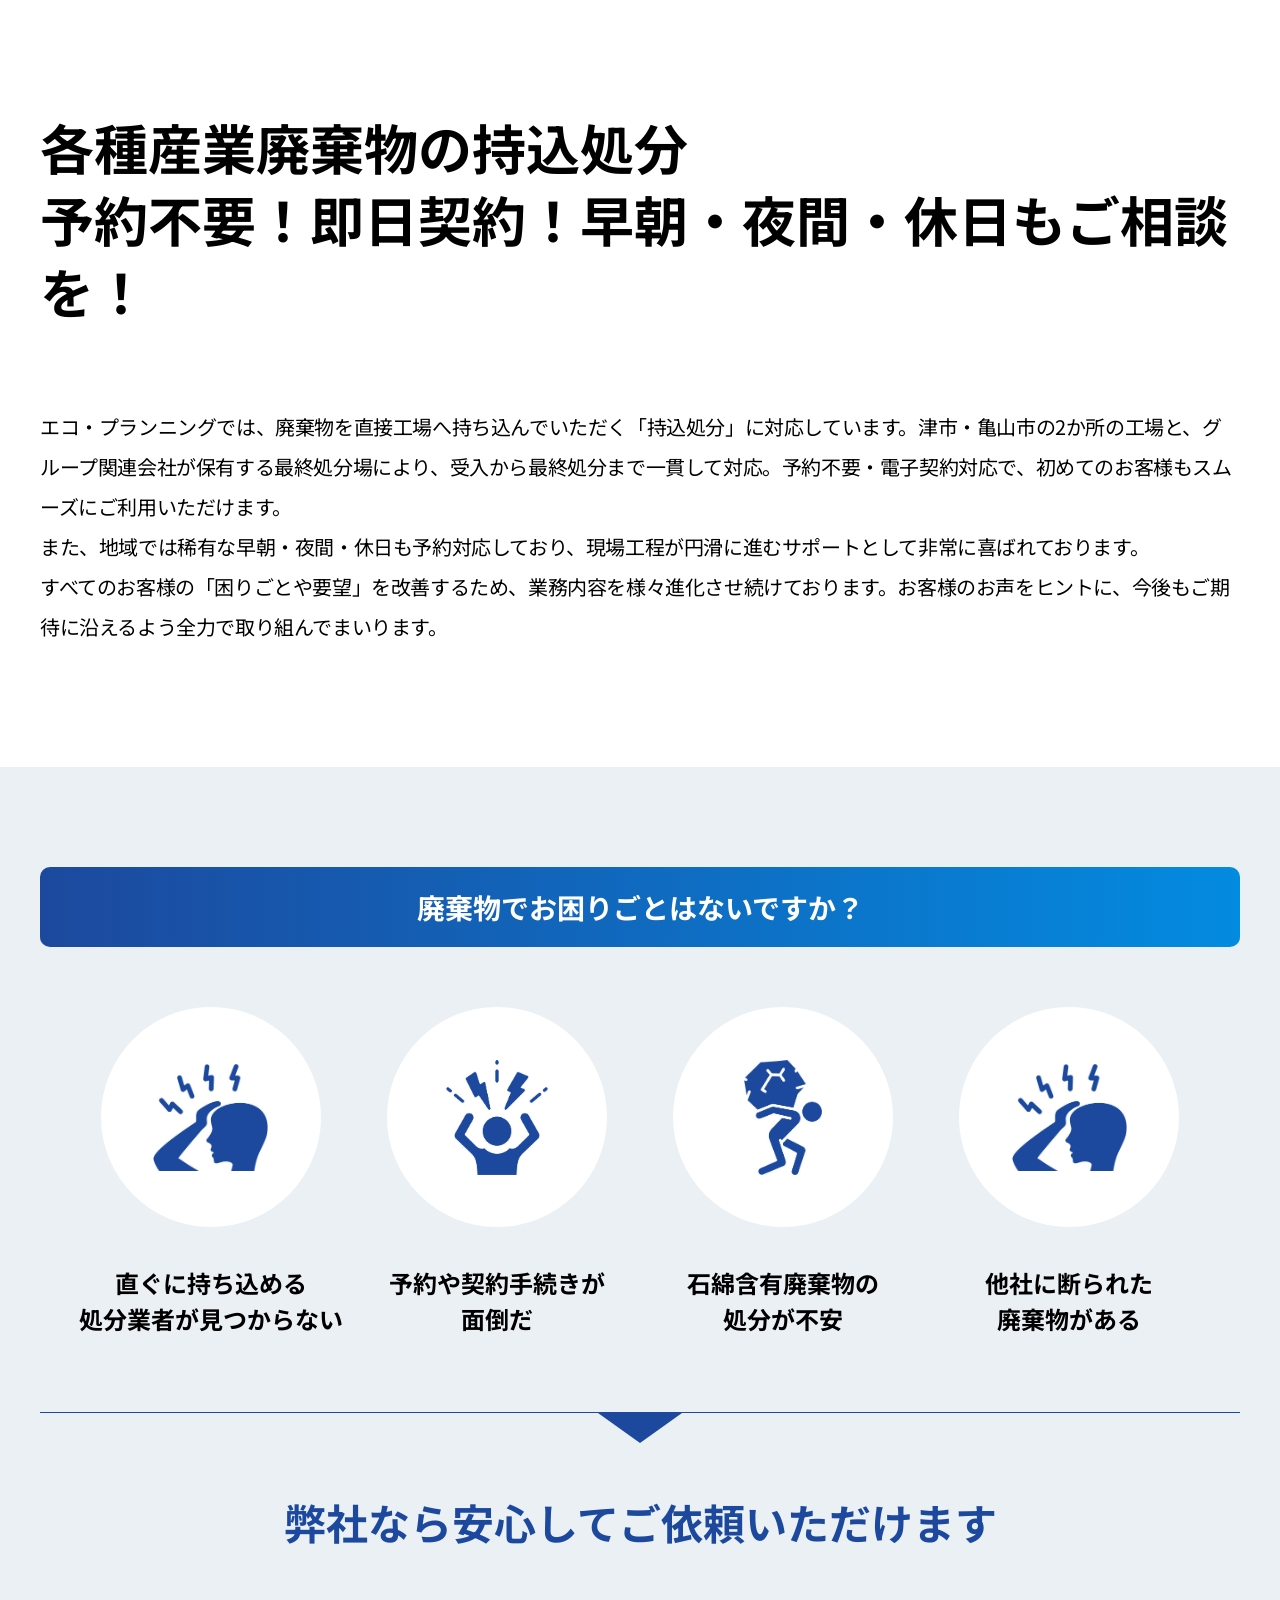
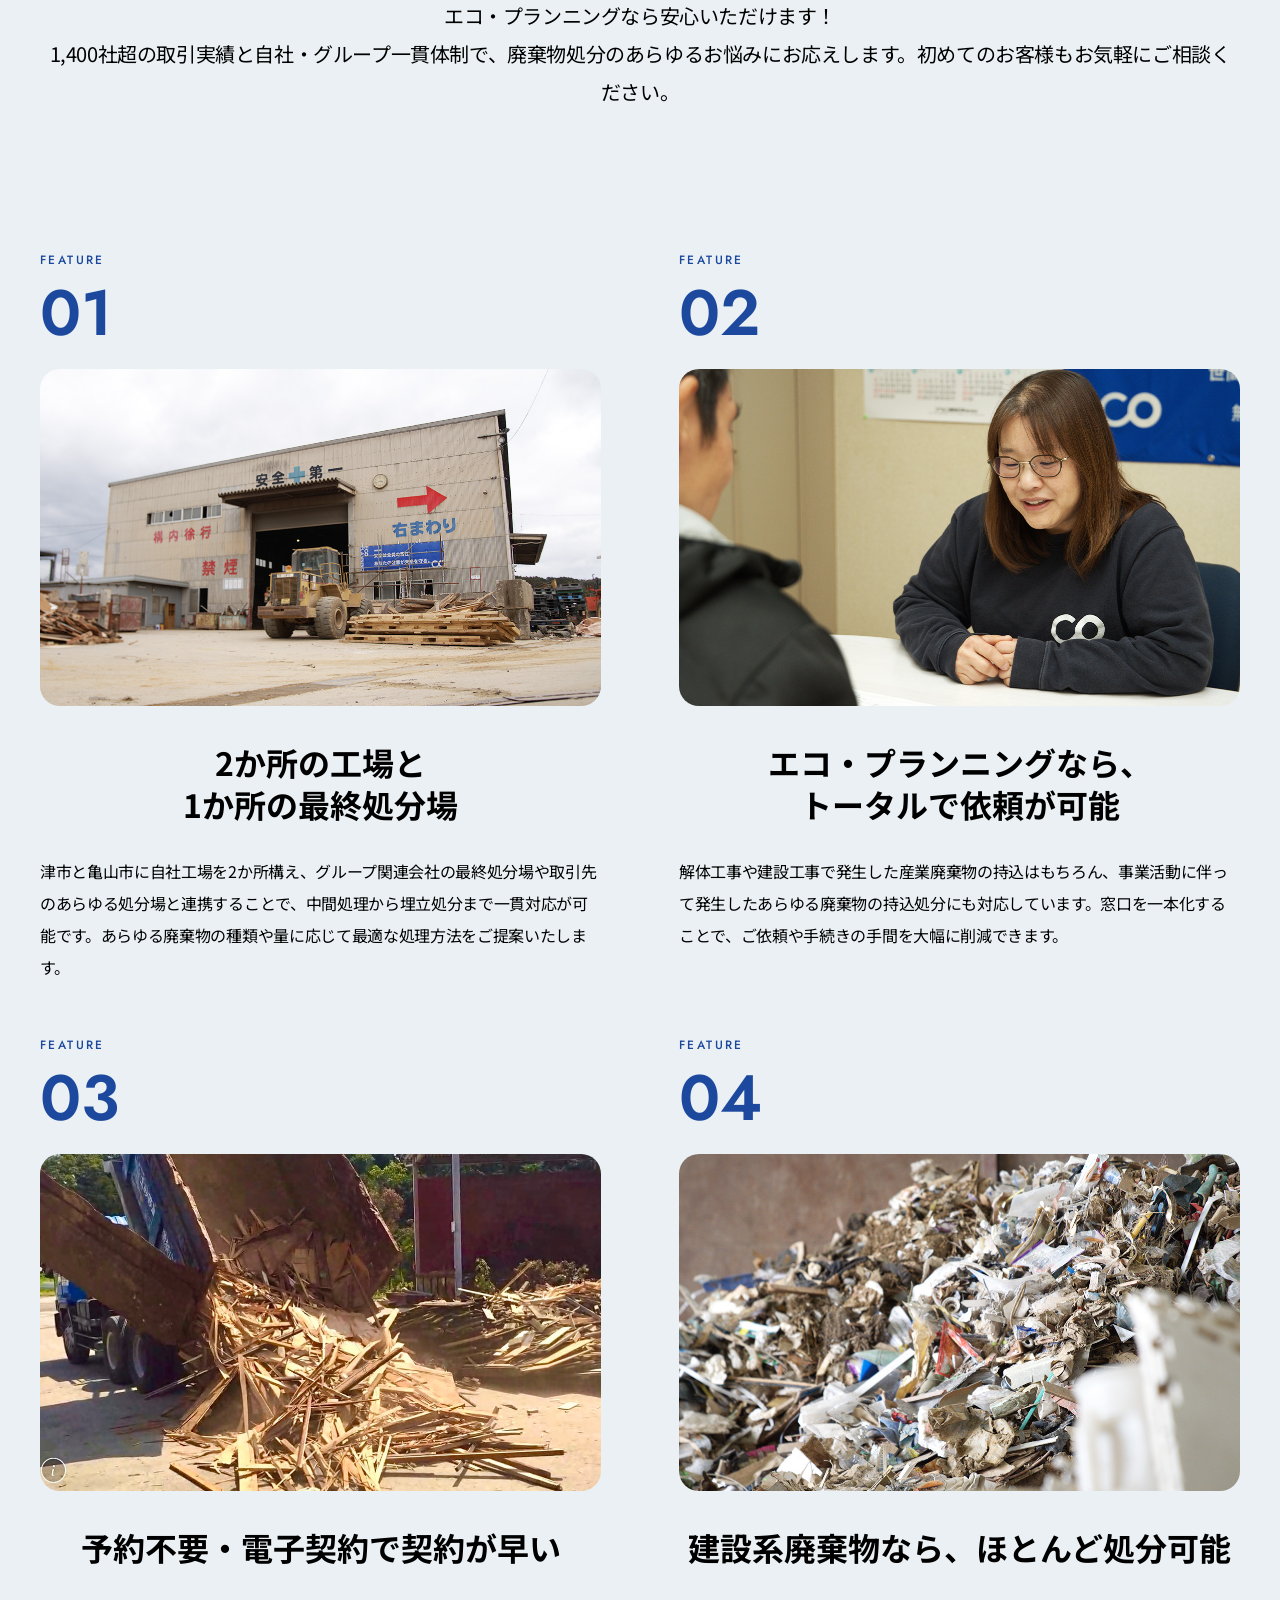
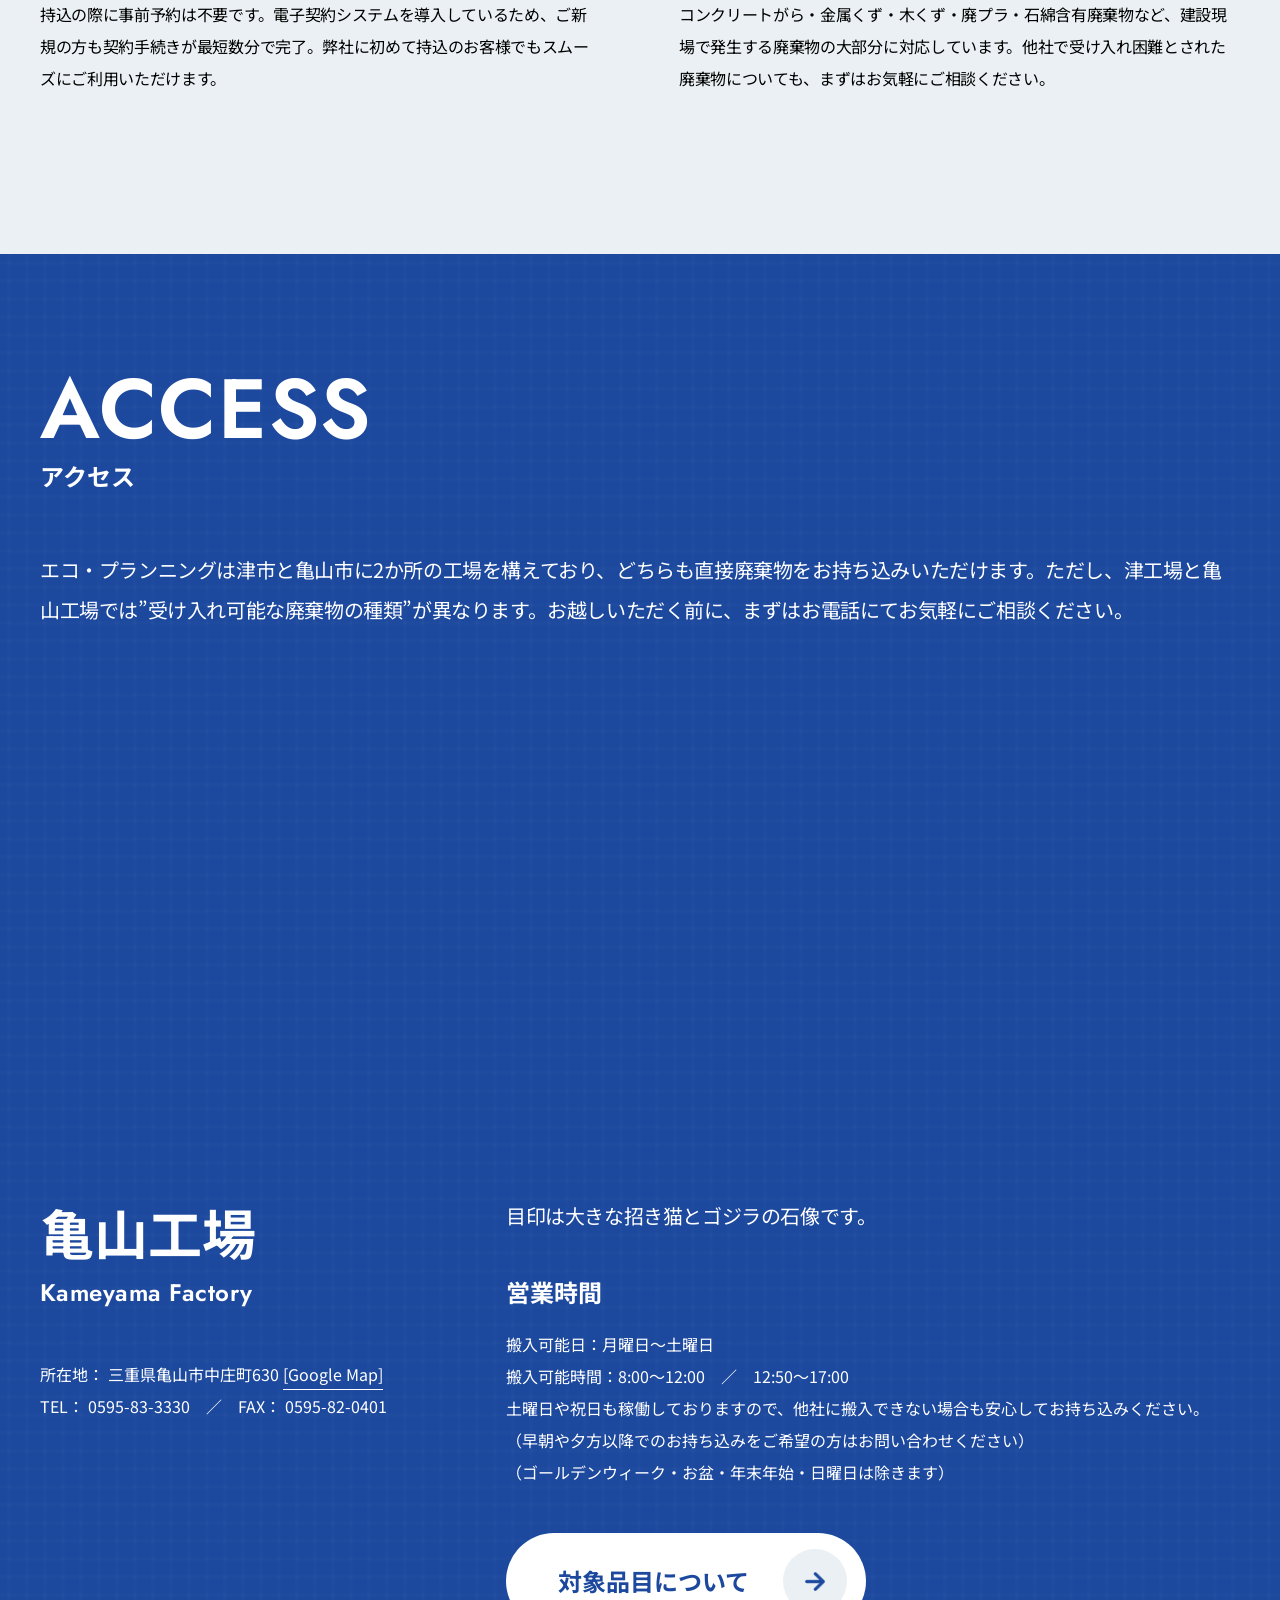
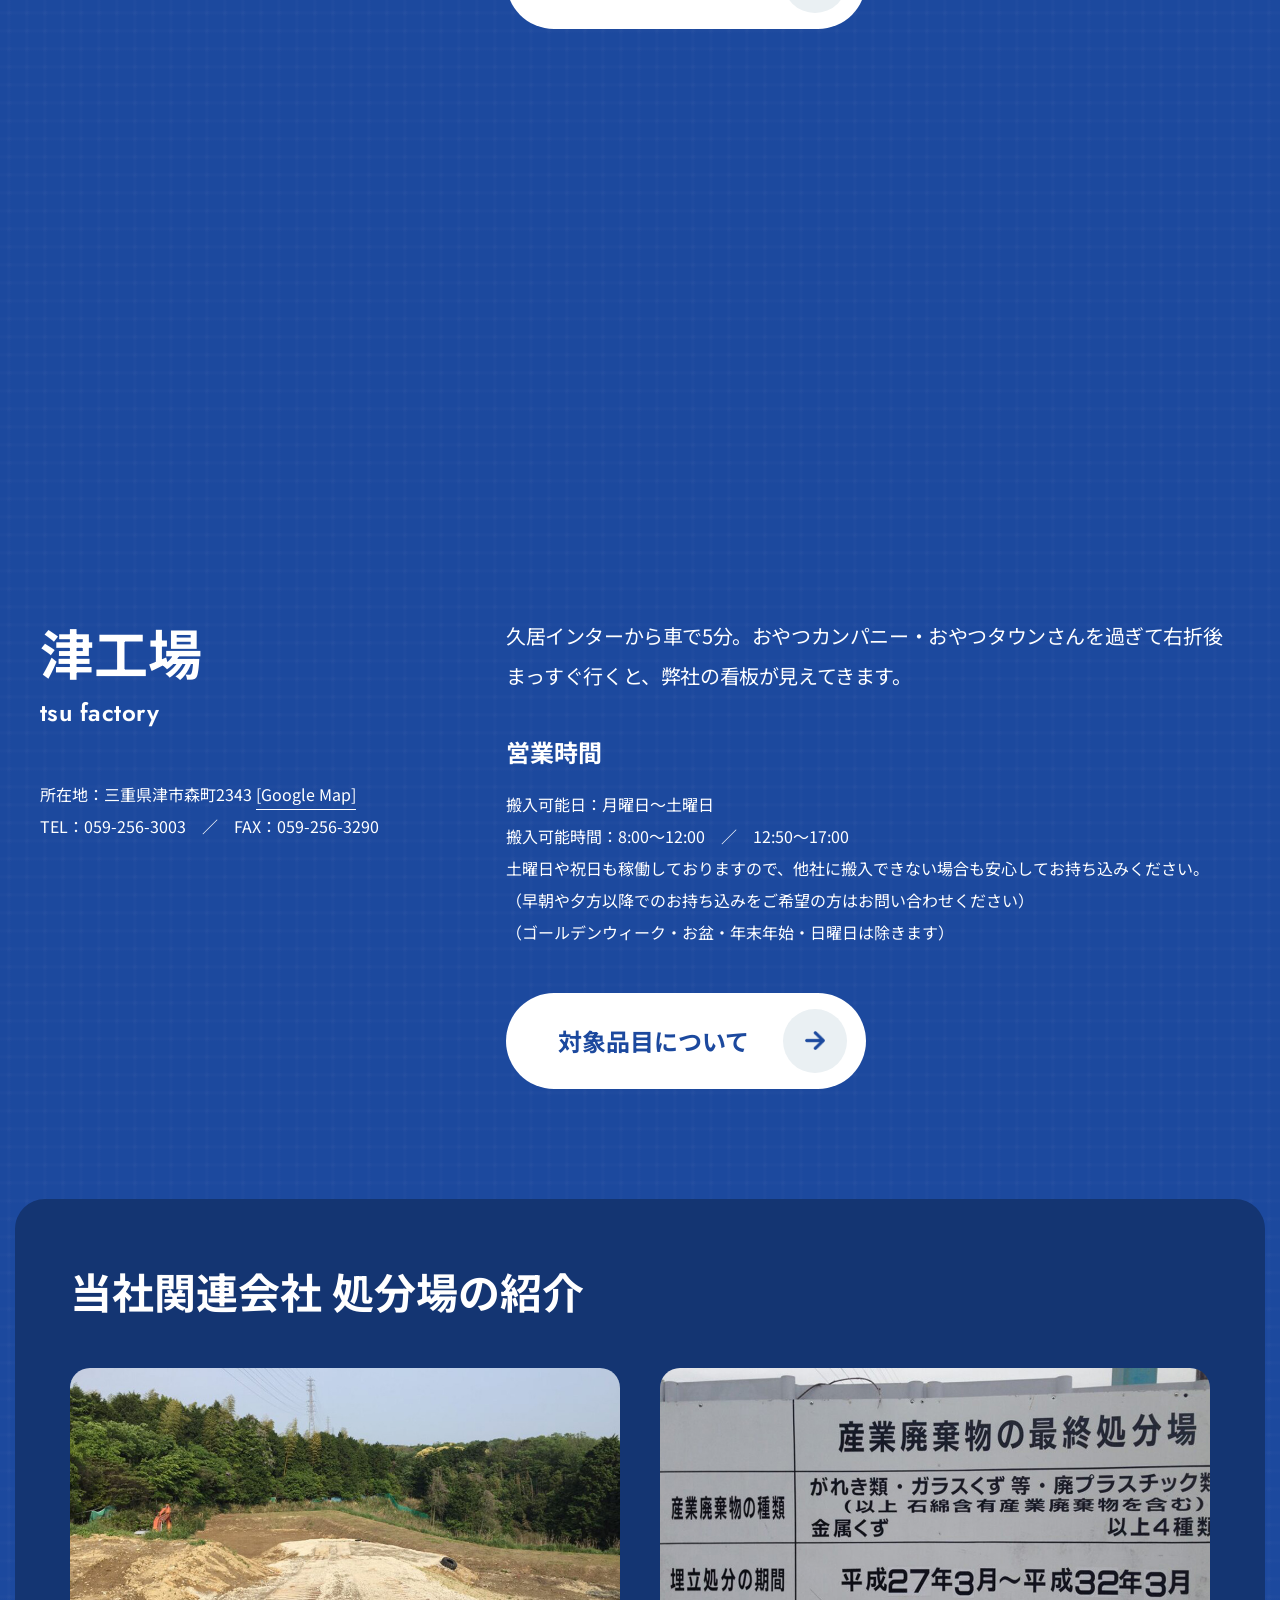
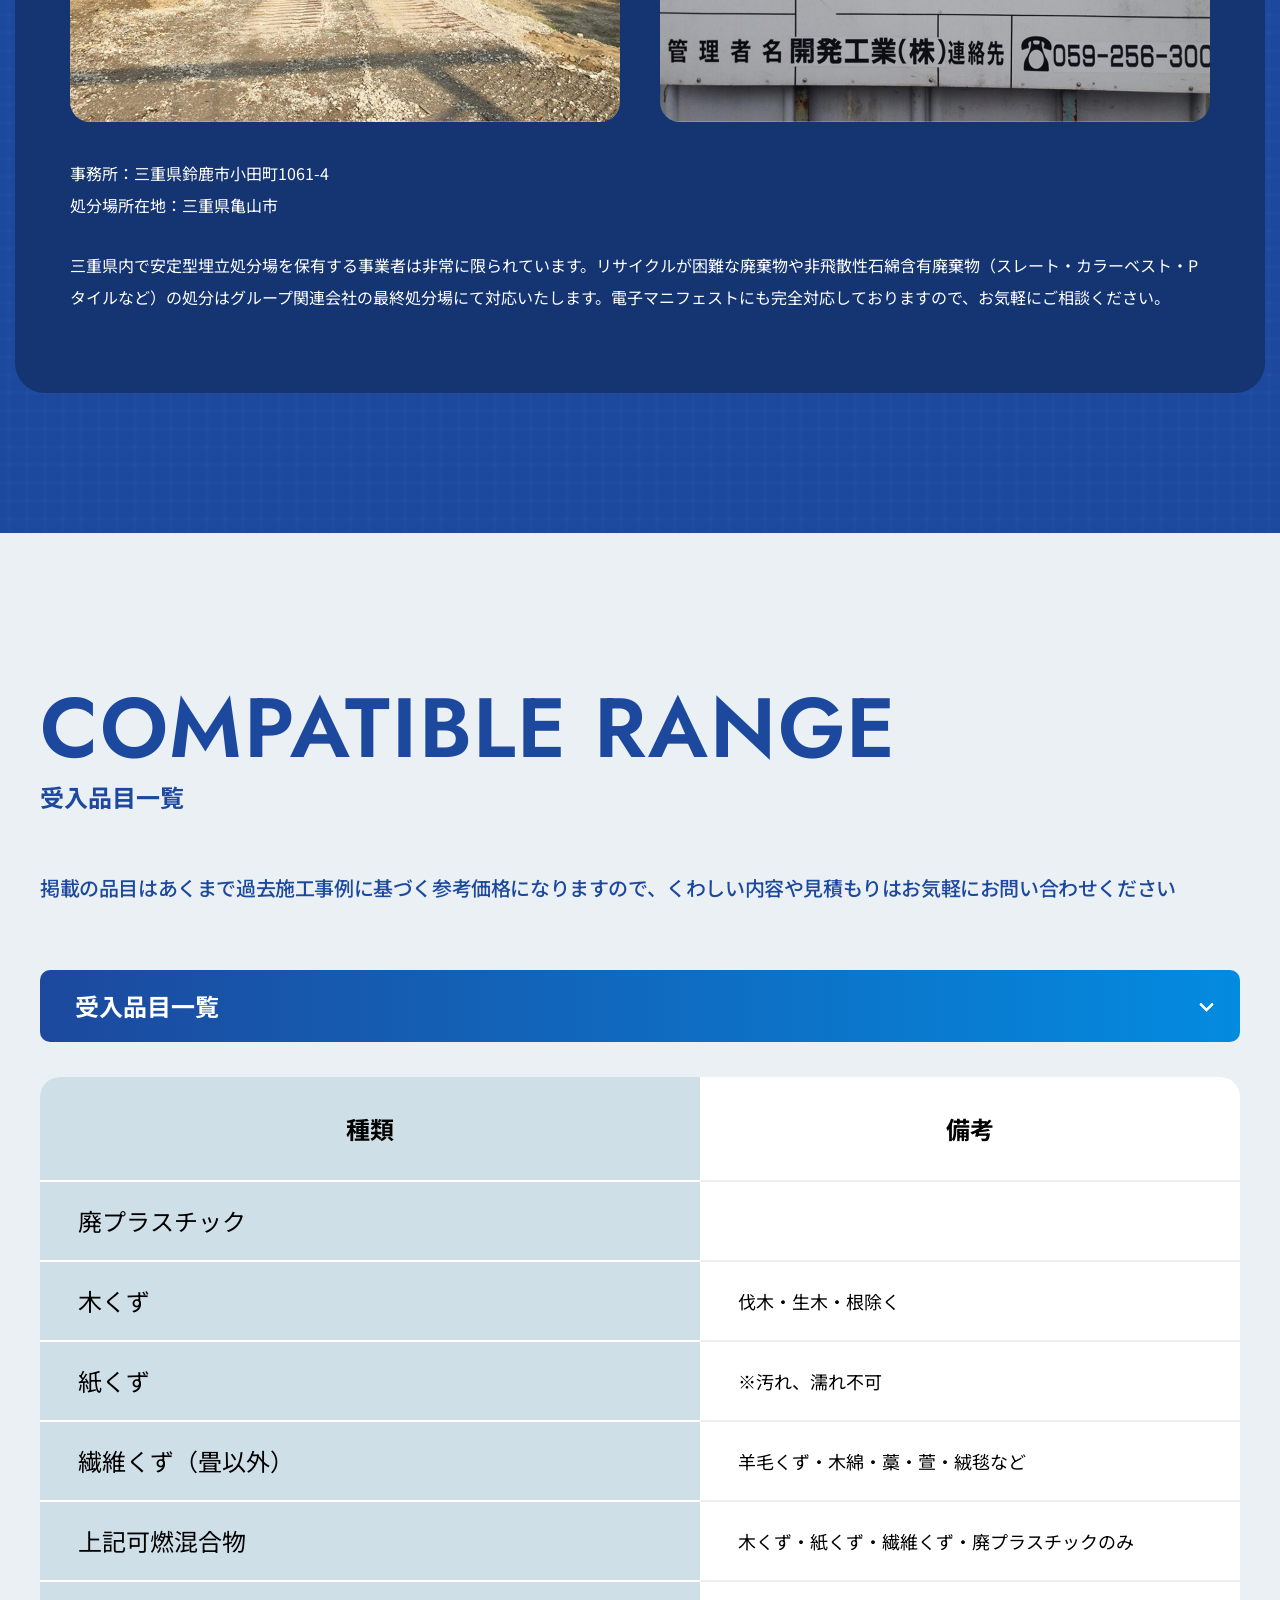
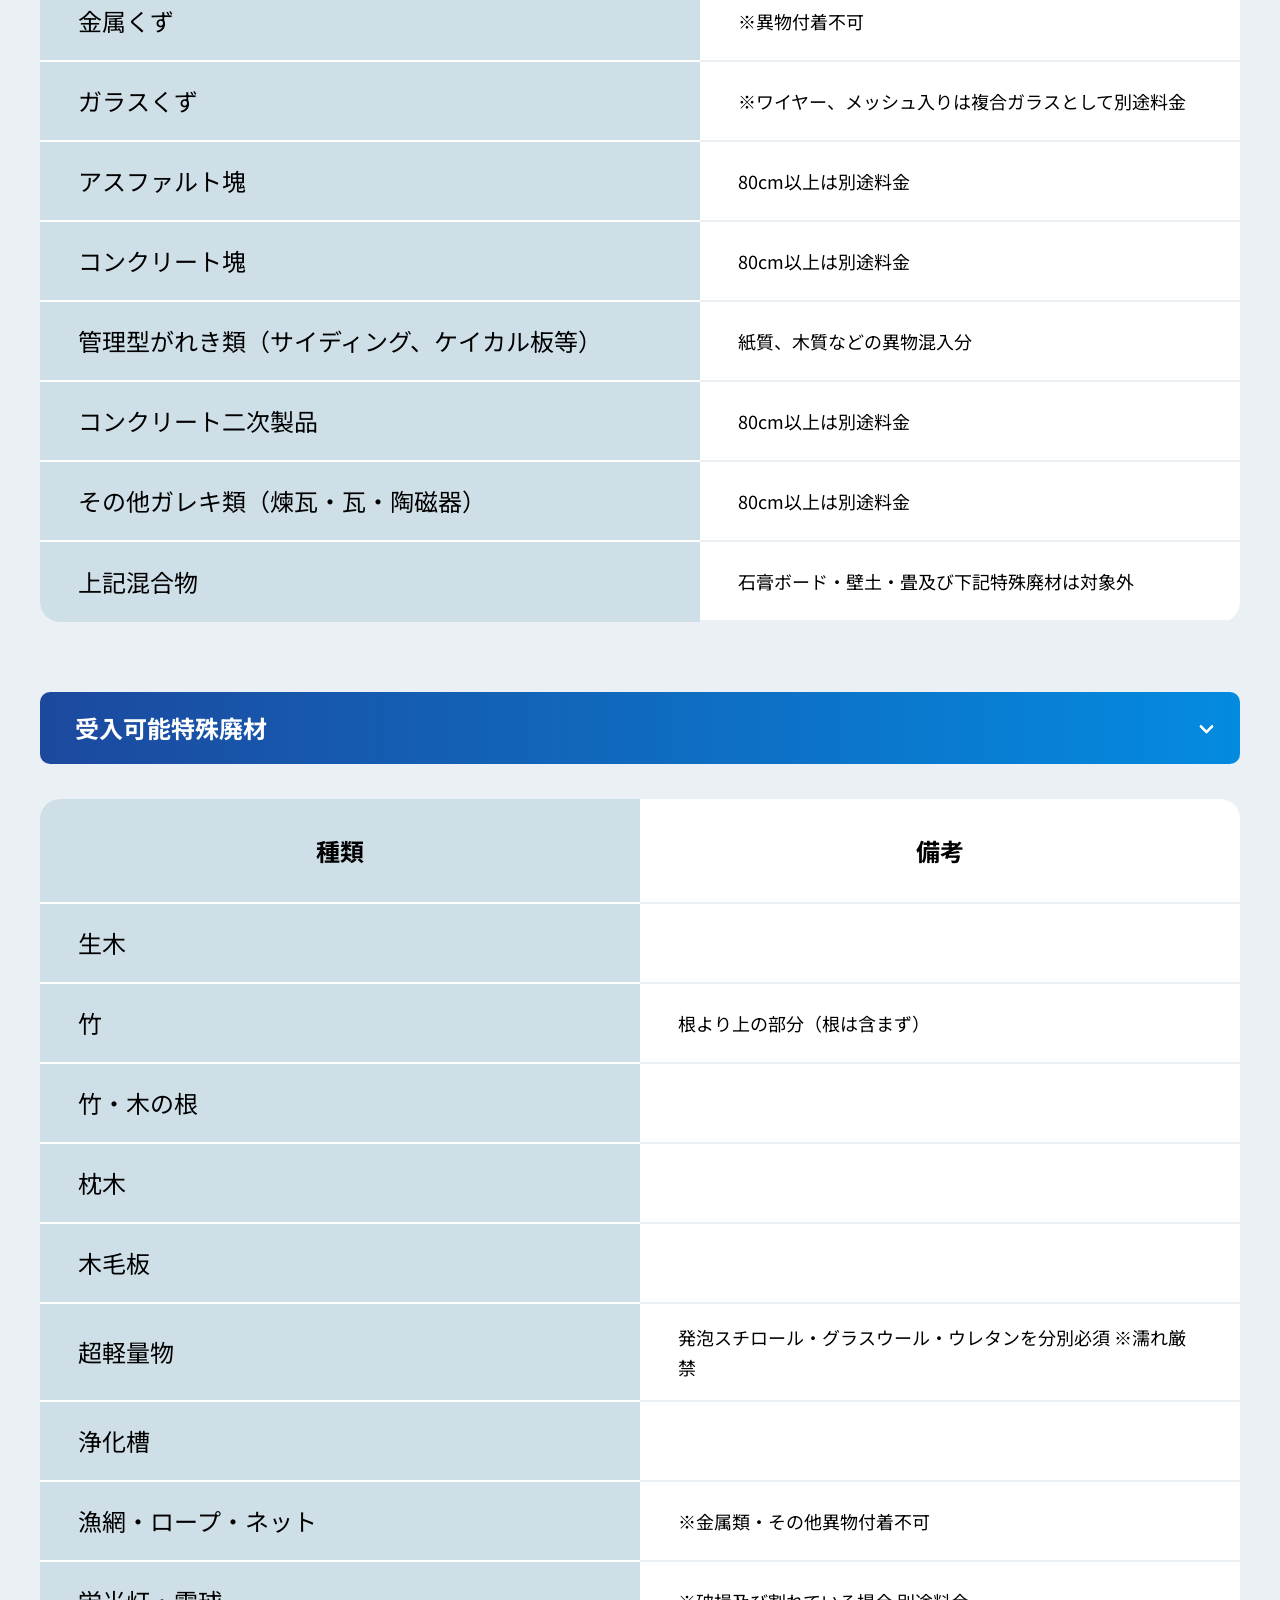
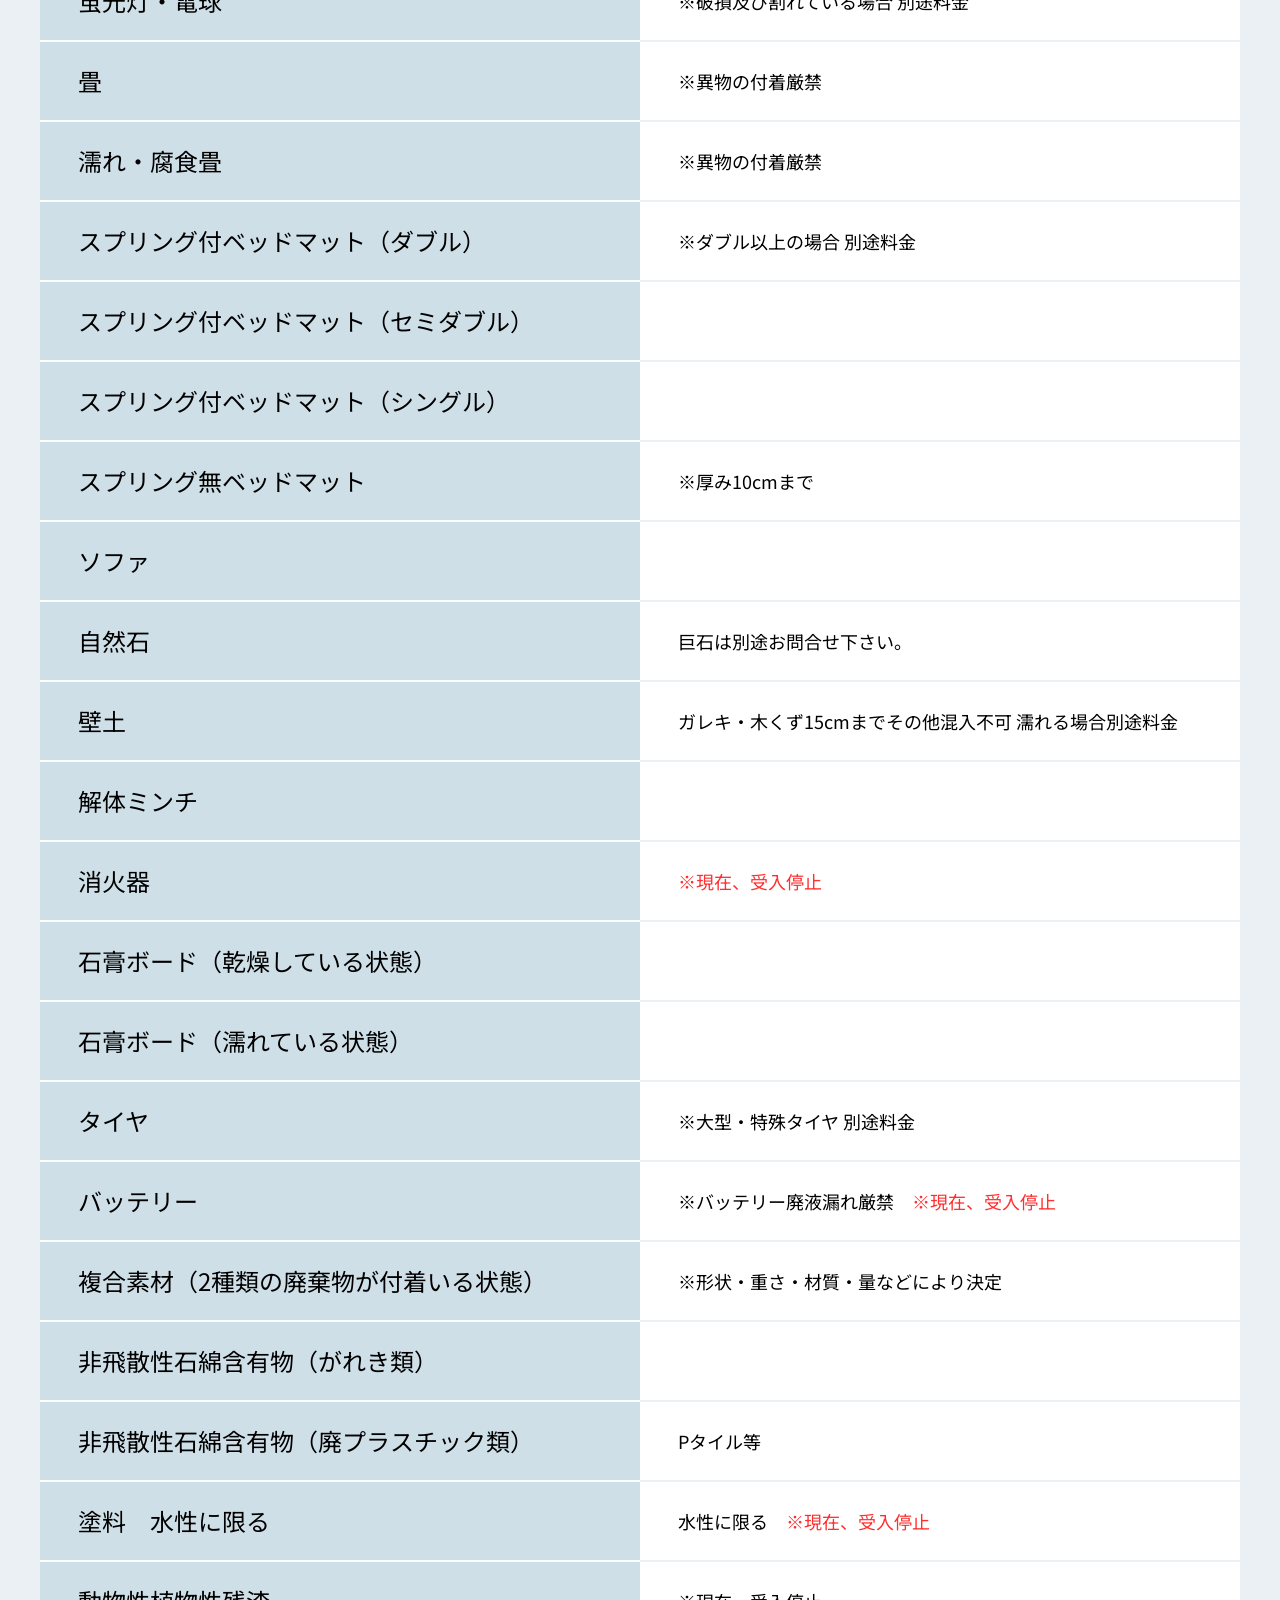
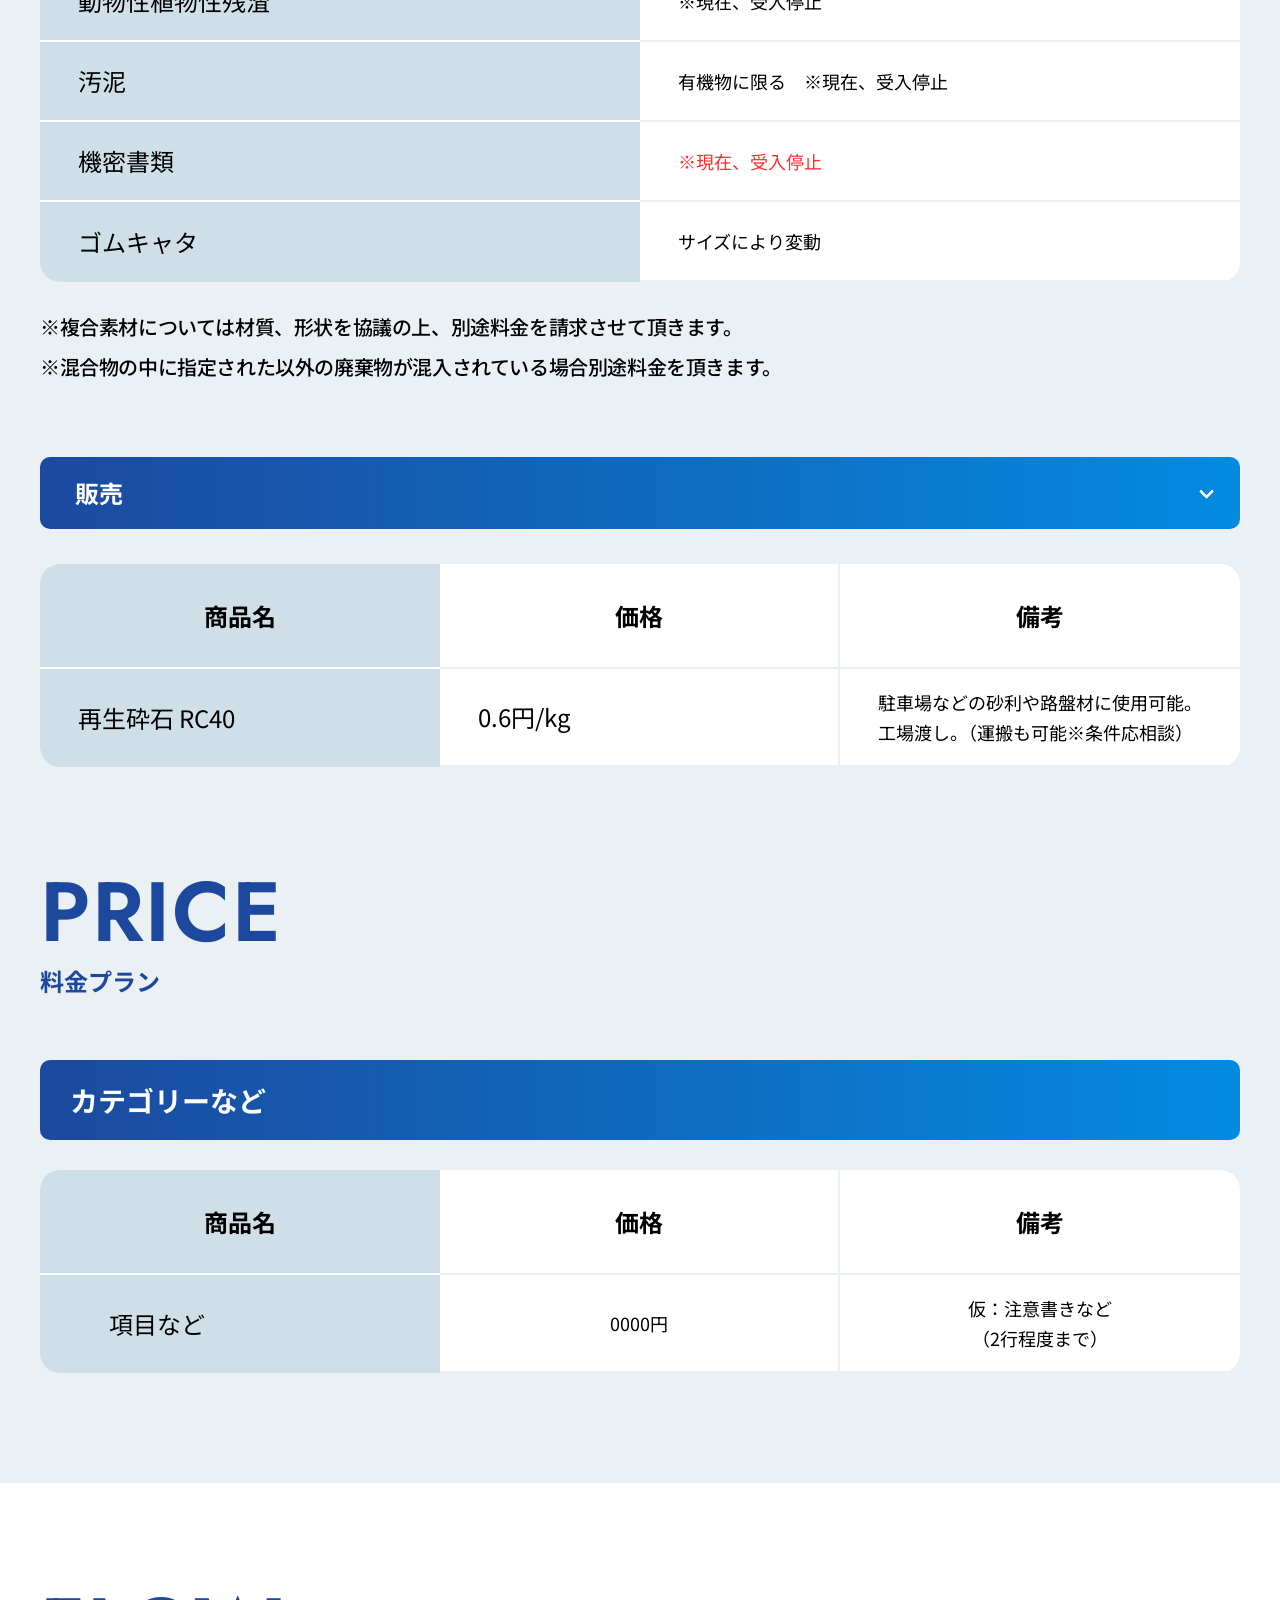
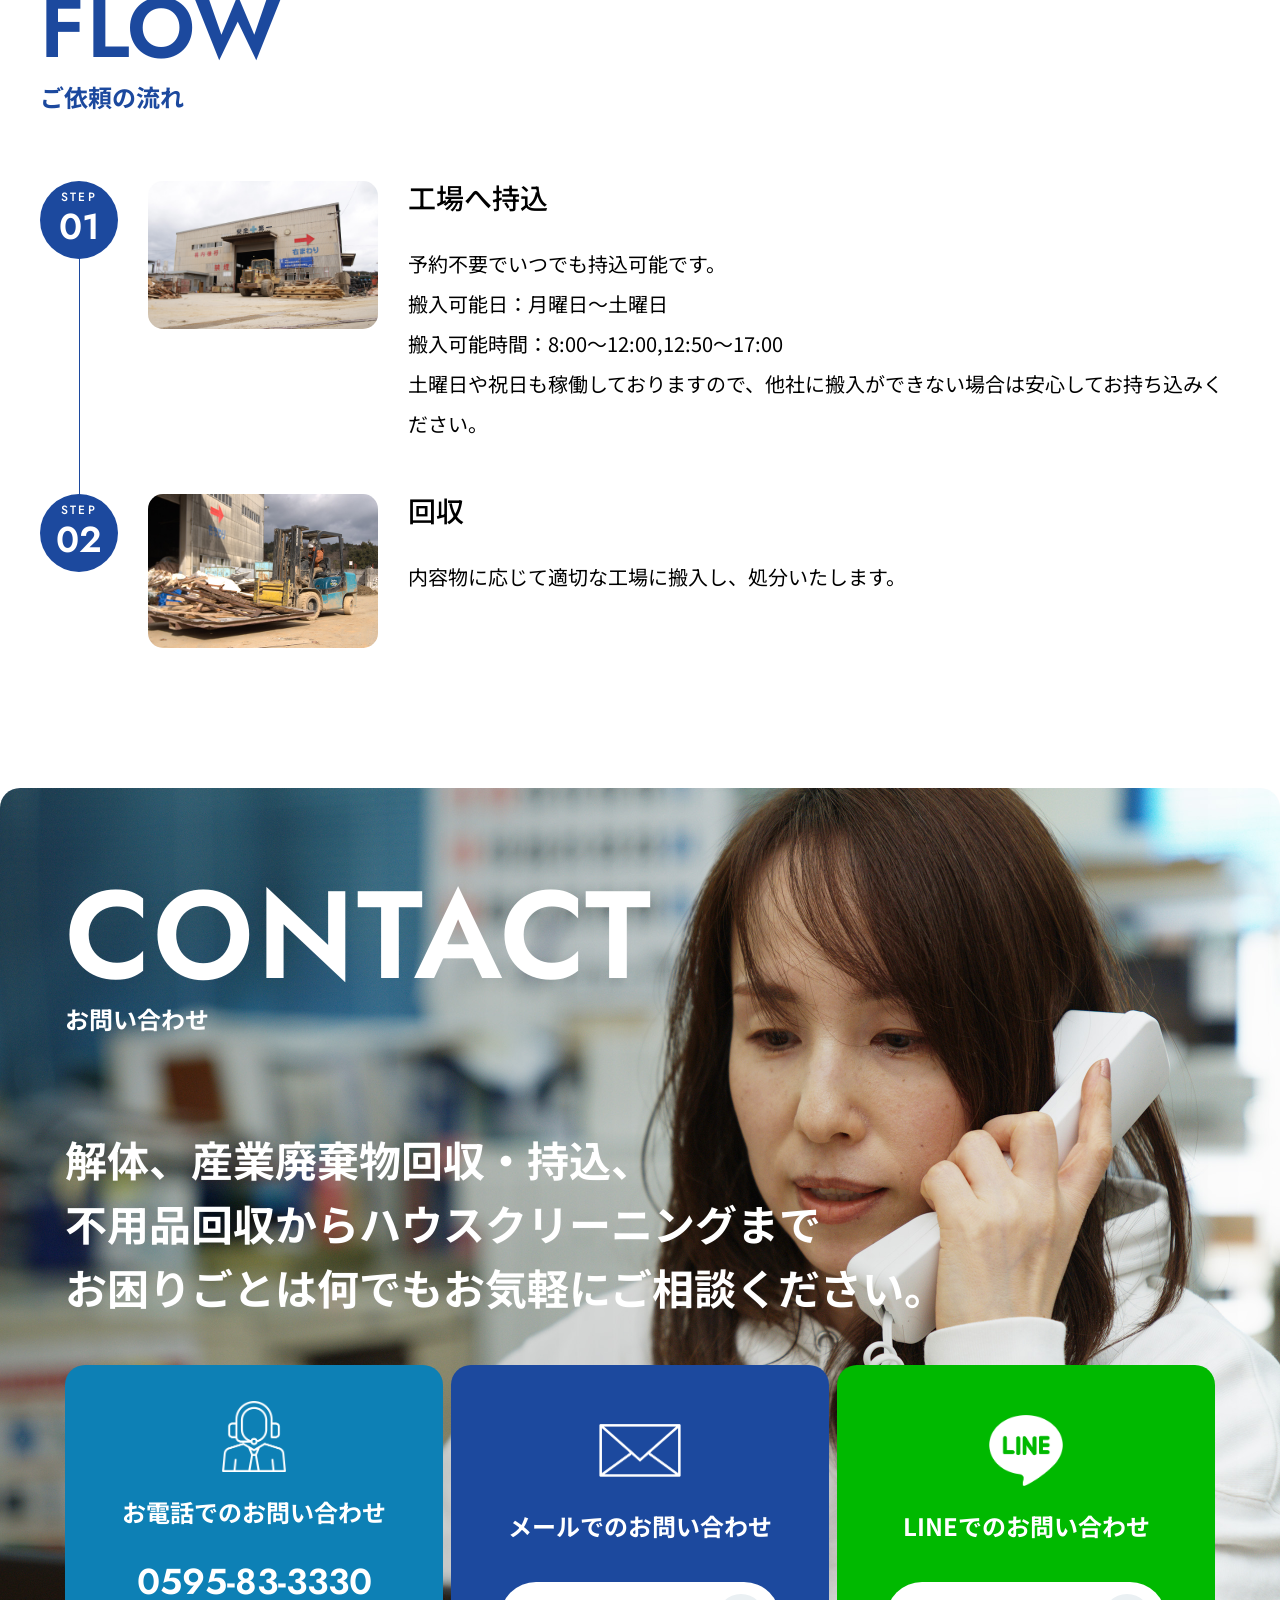
<file: service-drop-off.html>
<!DOCTYPE html>
<html lang="ja">

<head>
  <meta charset="UTF-8">
  <meta name="viewport" content="width=device-width, initial-scale=1.0">
  <link rel="preconnect" href="https://fonts.googleapis.com">
  <link rel="preconnect" href="https://fonts.gstatic.com" crossorigin>
  <link href="https://fonts.googleapis.com/css2?family=Jost:ital,wght@0,100..900;1,100..900&amp;family=Noto+Sans+JP:wght@100..900&amp;display=swap" rel="stylesheet">
  <link rel="stylesheet" href="./css/style.css">
  <title>持込のお客様へ | ECO PLANNING</title>
</head>

<body class="sub-service-drop-off">
  <header class="site-header site-header--light">
    <div class="site-header__inner">
      <a class="site-header__logo" href="#">
        <img src="./img/common/logo-blue.png" alt="ECO PLANNING">
      </a>

      <nav class="site-header__nav js-drawer" aria-label="グローバルナビゲーション">
        <ul class="site-header__nav-list">
          <li class="site-header__nav-item"><a class="site-header__nav-link" href="#">私たちについて</a></li>
          <li class="site-header__nav-item"><a class="site-header__nav-link" href="#">事業紹介</a></li>
          <li class="site-header__nav-item"><a class="site-header__nav-link" href="#">実績・お客様の声</a></li>
          <li class="site-header__nav-item"><a class="site-header__nav-link" href="#">ニュース／スタッフ紹介</a></li>
        </ul>

        <div class="site-header__buttons">
          <a class="site-header__button" href="#">
            <span>recruit</span>
            <span class="site-arrow-icon site-header__button-icon" aria-hidden="true">
              <img src="./img/common/arrow-white.png" alt="">
            </span>
          </a>
          <a class="site-header__button site-header__button--contact" href="#">
            <span>contact</span>
            <span class="site-arrow-icon site-header__button-icon" aria-hidden="true">
              <img src="./img/common/arrow-white.png" alt="">
            </span>
          </a>
        </div>
      </nav>

      <button class="site-header__hamburger js-hamburger" type="button" aria-label="メニューを開く">
        <span class="site-header__hamburger-line"></span>
        <span class="site-header__hamburger-line"></span>
        <span class="site-header__hamburger-line"></span>
      </button>
    </div>
  </header>

  <main>
    <section class="sub-service-detail__hero">
      <div class="sub-service-detail__hero-inner inner">
        <h1 class="sub-service-detail__hero-title site-heading--section-en">services</h1>
        <p class="sub-service-detail__hero-subtitle site-heading-subtitle--default">持込のお客様へ</p>

        <div class="sub-service-detail__hero-bottom">
          <nav class="breadcrumb breadcrumb--static" aria-label="パンくずリスト">
            <ol class="breadcrumb__list">
              <li class="breadcrumb__item">
                <a class="breadcrumb__home" href="#">
                  <img class="breadcrumb__home-icon" src="./img/common/icon-home.png" alt="">
                  <span>株式会社エコ・プランニングhome</span>
                </a>
              </li>
              <li class="breadcrumb__separator" aria-hidden="true">&gt;</li>
              <li class="breadcrumb__item"><a href="#">事業紹介</a></li>
              <li class="breadcrumb__separator" aria-hidden="true">&gt;</li>
              <li class="breadcrumb__item" aria-current="page">持込のお客様へ</li>
            </ol>
          </nav>
        </div>
      </div>
    </section>

    <section class="sub-service-detail__visual">
      <div class="sub-service-detail__visual-main">
        <img src="./img/service/service-drop-off.jpg" alt="産業廃棄物を受け入れる工場の車両">
      </div>
      <div class="sub-service-detail__visual-gallery">
        <div class="sub-service-detail__visual-gallery-track site-loop-gallery__track js-loop-gallery-track">
          <div class="sub-service-detail__visual-gallery-item">
            <img src="./img/service-drop-off/gallery-01.jpg" alt="産業廃棄物処理を担当するスタッフ">
          </div>
          <div class="sub-service-detail__visual-gallery-item">
            <img src="./img/service-drop-off/gallery-02.jpg" alt="工場内を確認するスタッフ">
          </div>
          <div class="sub-service-detail__visual-gallery-item">
            <img src="./img/service-drop-off/gallery-03.jpg" alt="工場へ持ち込まれた木材">
          </div>
          <div class="sub-service-detail__visual-gallery-item">
            <img src="./img/service-drop-off/gallery-04.jpg" alt="工場で作業するフォークリフト">
          </div>
        </div>
      </div>
    </section>

    <section class="sub-service-detail__introduction">
      <div class="sub-service-detail__introduction-inner inner">
        <h2 class="sub-service-detail__introduction-title site-heading--page-jp">
          各種産業廃棄物の持込処分<br>
          予約不要！即日契約！早朝・夜間・休日もご相談を！
        </h2>
        <p class="sub-service-detail__introduction-text">
          エコ・プランニングでは、廃棄物を直接工場へ持ち込んでいただく「持込処分」に対応しています。津市・亀山市の2か所の工場と、グループ関連会社が保有する最終処分場により、受入から最終処分まで一貫して対応。予約不要・電子契約対応で、初めてのお客様もスムーズにご利用いただけます。<br>
          また、地域では稀有な早朝・夜間・休日も予約対応しており、現場工程が円滑に進むサポートとして非常に喜ばれております。<br>
          すべてのお客様の「困りごとや要望」を改善するため、業務内容を様々進化させ続けております。お客様のお声をヒントに、今後もご期待に沿えるよう全力で取り組んでまいります。
        </p>
      </div>
    </section>

    <section class="sub-service-drop-off__concerns">
      <div class="sub-service-drop-off__concerns-inner inner">
        <h2 class="sub-service-detail__band-title site-gradient-heading site-heading--gradient">廃棄物でお困りごとはないですか？</h2>
        <ul class="sub-service-detail__concern-list sub-service-drop-off__concern-list">
          <li class="sub-service-detail__concern-item sub-service-drop-off__concern-item">
            <div class="sub-service-detail__concern-icon"><img src="./img/service/concern-asbestos.jpg" alt=""></div>
            <p class="sub-service-detail__concern-text">直ぐに持ち込める<br>処分業者が見つからない</p>
          </li>
          <li class="sub-service-detail__concern-item sub-service-drop-off__concern-item">
            <div class="sub-service-detail__concern-icon"><img src="./img/service/concern-selection.jpg" alt=""></div>
            <p class="sub-service-detail__concern-text">予約や契約手続きが<br>面倒だ</p>
          </li>
          <li class="sub-service-detail__concern-item sub-service-drop-off__concern-item">
            <div class="sub-service-detail__concern-icon"><img src="./img/service/concern-neighbor.jpg" alt=""></div>
            <p class="sub-service-detail__concern-text">石綿含有廃棄物の<br>処分が不安</p>
          </li>
          <li class="sub-service-detail__concern-item sub-service-drop-off__concern-item">
            <div class="sub-service-detail__concern-icon"><img src="./img/service/concern-asbestos.jpg" alt=""></div>
            <p class="sub-service-detail__concern-text">他社に断られた<br>廃棄物がある</p>
          </li>
        </ul>
        <div class="sub-service-detail__solution">
          <h3 class="sub-service-detail__solution-title site-heading--primary-jp">弊社なら安心してご依頼いただけます</h3>
          <p class="sub-service-detail__solution-text">エコ・プランニングなら安心いただけます！<br>1,400社超の取引実績と自社・グループ一貫体制で、廃棄物処分のあらゆるお悩みにお応えします。初めてのお客様もお気軽にご相談ください。</p>
        </div>
      </div>
    </section>

    <section class="sub-service-drop-off__features">
      <div class="sub-service-drop-off__features-inner inner">
        <ol class="sub-service-drop-off__feature-list">
          <li class="sub-service-drop-off__feature-item">
            <p class="sub-service-drop-off__feature-label">feature</p>
            <p class="sub-service-drop-off__feature-number">01</p>
            <img class="sub-service-drop-off__feature-image" src="./img/service-drop-off/feature-factories.jpg" alt="産業廃棄物を受け入れる工場">
            <h2 class="sub-service-drop-off__feature-title">2か所の工場と<br>1か所の最終処分場</h2>
            <p class="sub-service-drop-off__feature-text">津市と亀山市に自社工場を2か所構え、グループ関連会社の最終処分場や取引先のあらゆる処分場と連携することで、中間処理から埋立処分まで一貫対応が可能です。あらゆる廃棄物の種類や量に応じて最適な処理方法をご提案いたします。</p>
          </li>
          <li class="sub-service-drop-off__feature-item">
            <p class="sub-service-drop-off__feature-label">feature</p>
            <p class="sub-service-drop-off__feature-number">02</p>
            <img class="sub-service-drop-off__feature-image" src="./img/service-drop-off/feature-total-support.jpg" alt="お客様の相談に対応するスタッフ">
            <h2 class="sub-service-drop-off__feature-title">エコ・プランニングなら、<br>トータルで依頼が可能</h2>
            <p class="sub-service-drop-off__feature-text">解体工事や建設工事で発生した産業廃棄物の持込はもちろん、事業活動に伴って発生したあらゆる廃棄物の持込処分にも対応しています。窓口を一本化することで、ご依頼や手続きの手間を大幅に削減できます。</p>
          </li>
          <li class="sub-service-drop-off__feature-item">
            <p class="sub-service-drop-off__feature-label">feature</p>
            <p class="sub-service-drop-off__feature-number">03</p>
            <img class="sub-service-drop-off__feature-image" src="./img/service-drop-off/feature-contract.jpg" alt="電子契約の手続きを行うスタッフ">
            <h2 class="sub-service-drop-off__feature-title">予約不要・電子契約で契約が早い</h2>
            <p class="sub-service-drop-off__feature-text">持込の際に事前予約は不要です。電子契約システムを導入しているため、ご新規の方も契約手続きが最短数分で完了。弊社に初めて持込のお客様でもスムーズにご利用いただけます。</p>
          </li>
          <li class="sub-service-drop-off__feature-item">
            <p class="sub-service-drop-off__feature-label">feature</p>
            <p class="sub-service-drop-off__feature-number">04</p>
            <img class="sub-service-drop-off__feature-image" src="./img/service-drop-off/feature-acceptance.jpg" alt="工場で受け入れる建設系廃棄物">
            <h2 class="sub-service-drop-off__feature-title">建設系廃棄物なら、ほとんど処分可能</h2>
            <p class="sub-service-drop-off__feature-text">コンクリートがら・金属くず・木くず・廃プラ・石綿含有廃棄物など、建設現場で発生する廃棄物の大部分に対応しています。他社で受け入れ困難とされた廃棄物についても、まずはお気軽にご相談ください。</p>
          </li>
        </ol>
      </div>
    </section>

    <section class="sub-service-drop-off__access">
      <div class="sub-service-drop-off__access-inner inner">
        <div class="sub-service-drop-off__access-heading">
          <h2 class="sub-service-drop-off__access-title site-heading--subpage-en">access</h2>
          <p class="sub-service-drop-off__access-subtitle site-heading-subtitle--default">アクセス</p>
        </div>
        <p class="sub-service-drop-off__access-lead">エコ・プランニングは津市と亀山市に2か所の工場を構えており、どちらも直接廃棄物をお持ち込みいただけます。ただし、津工場と亀山工場では”受け入れ可能な廃棄物の種類”が異なります。お越しいただく前に、まずはお電話にてお気軽にご相談ください。	</p>
      </div>

      <div class="sub-service-drop-off__factory-list">
          <article class="sub-service-drop-off__factory">
            <div class="sub-service-drop-off__factory-map">
              <iframe src="https://www.google.com/maps?q=%E4%B8%89%E9%87%8D%E7%9C%8C%E4%BA%80%E5%B1%B1%E5%B8%82%E4%B8%AD%E5%BA%84%E7%94%BA630&amp;output=embed" title="亀山工場周辺のGoogle Map" loading="lazy" referrerpolicy="no-referrer-when-downgrade"></iframe>
            </div>
            <div class="sub-service-drop-off__factory-content inner">
              <div class="sub-service-drop-off__factory-information">
                <h3 class="sub-service-drop-off__factory-name site-heading--page-jp">亀山工場</h3>
                <p class="sub-service-drop-off__factory-name-en site-heading-subtitle--en">Kameyama Factory</p>
                <p class="sub-service-drop-off__factory-address">所在地： 三重県亀山市中庄町630 <a href="https://maps.app.goo.gl/jUatGn1SE7dbbDpJ6" target="_blank">[Google Map]</a><br>
                  TEL： 0595-83-3330　／　FAX： 0595-82-0401</p>
              </div>
              <div class="sub-service-drop-off__factory-detail">
                <p class="sub-service-drop-off__factory-description">目印は大きな招き猫とゴジラの石像です。</p>
                <h4 class="sub-service-drop-off__factory-hours-title">営業時間</h4>
                <p class="sub-service-drop-off__factory-hours">
                  搬入可能日：月曜日〜土曜日<br>
                  搬入可能時間：8:00〜12:00　／　12:50〜17:00<br>
                  土曜日や祝日も稼働しておりますので、他社に搬入できない場合も安心してお持ち込みください。<br>
                  （早朝や夕方以降でのお持ち込みをご希望の方はお問い合わせください）<br>
                  （ゴールデンウィーク・お盆・年末年始・日曜日は除きます）
                </p>
                <a class="site-wide-button site-wide-button--white sub-service-drop-off__factory-button" href="#">
                  <span>対象品目について</span>
                  <span class="site-arrow-icon site-wide-button__icon sub-service-drop-off__factory-button-icon" aria-hidden="true">
                    <img src="./img/common/arrow-blue.png" alt="">
                  </span>
                </a>
              </div>
            </div>
          </article>

          <article class="sub-service-drop-off__factory">
            <div class="sub-service-drop-off__factory-map">
              <iframe src="https://www.google.com/maps/embed?pb=!1m18!1m12!1m3!1d3280.550919318676!2d136.42305571136228!3d34.69128197281002!2m3!1f0!2f0!3f0!3m2!1i1024!2i768!4f13.1!3m3!1m2!1s0x60040e961e9a6ebf%3A0xa7f8cfaef1b3c023!2z44CSNTE0LTEyNTQg5LiJ6YeN55yM5rSl5biC5qOu55S677yS77yT77yU77yT!5e0!3m2!1sja!2sjp!4v1784948515591!5m2!1sja!2sjp" width="600" height="450" style="border:0;" allowfullscreen="" loading="lazy" referrerpolicy="strict-origin-when-cross-origin"></iframe>
            </div>
            <div class="sub-service-drop-off__factory-content inner">
              <div class="sub-service-drop-off__factory-information">
                <h3 class="sub-service-drop-off__factory-name site-heading--page-jp">津工場</h3>
                <p class="sub-service-drop-off__factory-name-en site-heading-subtitle--en">tsu factory</p>
                <p class="sub-service-drop-off__factory-address">所在地：三重県津市森町2343 <a href="https://maps.app.goo.gl/CTsNtKUydk5RwWGWA" target="_blank">[Google Map]</a><br>TEL：059-256-3003　／　FAX：059-256-3290</p>
              </div>
              <div class="sub-service-drop-off__factory-detail">
                <p class="sub-service-drop-off__factory-description">久居インターから車で5分。おやつカンパニー・おやつタウンさんを過ぎて右折後まっすぐ行くと、弊社の看板が見えてきます。</p>
                <h4 class="sub-service-drop-off__factory-hours-title">営業時間</h4>
                <p class="sub-service-drop-off__factory-hours">
                  搬入可能日：月曜日〜土曜日<br>
                  搬入可能時間：8:00〜12:00　／　12:50〜17:00<br>
                  土曜日や祝日も稼働しておりますので、他社に搬入できない場合も安心してお持ち込みください。<br>
                  （早朝や夕方以降でのお持ち込みをご希望の方はお問い合わせください）<br>
                  （ゴールデンウィーク・お盆・年末年始・日曜日は除きます）
                </p>
                <a class="site-wide-button site-wide-button--white sub-service-drop-off__factory-button" href="#">
                  <span>対象品目について</span>
                  <span class="site-arrow-icon site-wide-button__icon sub-service-drop-off__factory-button-icon" aria-hidden="true">
                    <img src="./img/common/arrow-blue.png" alt="">
                  </span>
                </a>
              </div>
            </div>
          </article>
      </div>

      <article class="sub-service-drop-off__disposal-site inner">
          <h2 class="sub-service-drop-off__disposal-site-title">当社関連会社 処分場の紹介</h2>
          <div class="sub-service-drop-off__disposal-site-images">
            <img src="./img/service-drop-off/disposal-site.jpg" alt="関連会社が保有する最終処分場">
            <img src="./img/service-drop-off/disposal-signboard.jpg" alt="産業廃棄物最終処分場の看板">
          </div>
          <p class="sub-service-drop-off__disposal-site-address">事務所：三重県鈴鹿市小田町1061-4<br>処分場所在地：三重県亀山市</p>
          <p class="sub-service-drop-off__disposal-site-text">三重県内で安定型埋立処分場を保有する事業者は非常に限られています。リサイクルが困難な廃棄物や非飛散性石綿含有廃棄物（スレート・カラーベスト・Pタイルなど）の処分はグループ関連会社の最終処分場にて対応いたします。電子マニフェストにも完全対応しておりますので、お気軽にご相談ください。</p>
      </article>
    </section>

    <section class="sub-service-drop-off__compatible">
      <div class="sub-service-drop-off__compatible-inner inner">
        <div class="sub-service-detail__section-heading">
          <h2 class="sub-service-detail__section-title site-heading--subpage-en">compatible range</h2>
          <p class="sub-service-detail__section-subtitle site-heading-subtitle--default">受入品目一覧</p>
        </div>
        <p class="sub-service-drop-off__compatible-description">掲載の品目はあくまで過去施工事例に基づく参考価格になりますので、くわしい内容や見積もりはお気軽にお問い合わせください</p>

        <div class="sub-service-drop-off__compatible-groups">
          <details class="sub-service-detail__data-group" open>
            <summary class="sub-service-detail__data-summary">受入品目一覧</summary>
            <div class="sub-service-detail__table-scroll">
              <table class="sub-service-detail__table" style="--service-detail-table-label-width: 55%;">
                <thead>
                  <tr><th scope="col">種類</th><th scope="col">備考</th></tr>
                </thead>
                <tbody>
                  <tr><th scope="row">廃プラスチック</th><td></td></tr>
                  <tr><th scope="row">木くず</th><td>伐木・生木・根除く</td></tr>
                  <tr><th scope="row">紙くず</th><td>※汚れ、濡れ不可</td></tr>
                  <tr><th scope="row">繊維くず（畳以外）</th><td>羊毛くず・木綿・藁・萱・絨毯など</td></tr>
                  <tr><th scope="row">上記可燃混合物</th><td>木くず・紙くず・繊維くず・廃プラスチックのみ</td></tr>
                  <tr><th scope="row">金属くず</th><td>※異物付着不可</td></tr>
                  <tr><th scope="row">ガラスくず</th><td>※ワイヤー、メッシュ入りは複合ガラスとして別途料金</td></tr>
                  <tr><th scope="row">アスファルト塊</th><td>80cm以上は別途料金</td></tr>
                  <tr><th scope="row">コンクリート塊</th><td>80cm以上は別途料金</td></tr>
                  <tr><th scope="row">管理型がれき類（サイディング、ケイカル板等）</th><td>紙質、木質などの異物混入分</td></tr>
                  <tr><th scope="row">コンクリート二次製品</th><td>80cm以上は別途料金</td></tr>
                  <tr><th scope="row">その他ガレキ類（煉瓦・瓦・陶磁器）</th><td>80cm以上は別途料金</td></tr>
                  <tr><th scope="row">上記混合物</th><td>石膏ボード・壁土・畳及び下記特殊廃材は対象外</td></tr>
                </tbody>
              </table>
            </div>
          </details>

          <details class="sub-service-detail__data-group" open>
            <summary class="sub-service-detail__data-summary">受入可能特殊廃材</summary>
            <div class="sub-service-detail__table-scroll">
              <table class="sub-service-detail__table" style="--service-detail-table-label-width: 50%;">
                <thead>
                  <tr><th scope="col">種類</th><th scope="col">備考</th></tr>
                </thead>
                <tbody>
                  <tr><th scope="row">生木</th><td></td></tr>
                  <tr><th scope="row">竹</th><td>根より上の部分（根は含まず）</td></tr>
                  <tr><th scope="row">竹・木の根</th><td></td></tr>
                  <tr><th scope="row">枕木</th><td></td></tr>
                  <tr><th scope="row">木毛板</th><td></td></tr>
                  <tr><th scope="row">超軽量物</th><td>発泡スチロール・グラスウール・ウレタンを分別必須 ※濡れ厳禁</td></tr>
                  <tr><th scope="row">浄化槽</th><td></td></tr>
                  <tr><th scope="row">漁網・ロープ・ネット</th><td>※金属類・その他異物付着不可</td></tr>
                  <tr><th scope="row">蛍光灯・電球</th><td>※破損及び割れている場合 別途料金</td></tr>
                  <tr><th scope="row">畳</th><td>※異物の付着厳禁</td></tr>
                  <tr><th scope="row">濡れ・腐食畳</th><td>※異物の付着厳禁</td></tr>
                  <tr><th scope="row">スプリング付ベッドマット（ダブル）</th><td>※ダブル以上の場合 別途料金</td></tr>
                  <tr><th scope="row">スプリング付ベッドマット（セミダブル）</th><td></td></tr>
                  <tr><th scope="row">スプリング付ベッドマット（シングル）</th><td></td></tr>
                  <tr><th scope="row">スプリング無ベッドマット</th><td>※厚み10cmまで</td></tr>
                  <tr><th scope="row">ソファ</th><td></td></tr>
                  <tr><th scope="row">自然石</th><td>巨石は別途お問合せ下さい。</td></tr>
                  <tr><th scope="row">壁土</th><td>ガレキ・木くず15cmまでその他混入不可 濡れる場合別途料金</td></tr>
                  <tr><th scope="row">解体ミンチ</th><td></td></tr>
                  <tr><th scope="row">消火器</th><td><span class="sub-service-detail__table-alert">※現在、受入停止</span></td></tr>
                  <tr><th scope="row">石膏ボード（乾燥している状態）</th><td></td></tr>
                  <tr><th scope="row">石膏ボード（濡れている状態）</th><td></td></tr>
                  <tr><th scope="row">タイヤ</th><td>※大型・特殊タイヤ 別途料金</td></tr>
                  <tr><th scope="row">バッテリー</th><td>※バッテリー廃液漏れ厳禁　<span class="sub-service-detail__table-alert">※現在、受入停止</span></td></tr>
                  <tr><th scope="row">複合素材（2種類の廃棄物が付着いる状態）</th><td>※形状・重さ・材質・量などにより決定</td></tr>
                  <tr><th scope="row">非飛散性石綿含有物（がれき類）</th><td></td></tr>
                  <tr><th scope="row">非飛散性石綿含有物（廃プラスチック類）</th><td>Pタイル等</td></tr>
                  <tr><th scope="row">塗料　水性に限る</th><td>水性に限る　<span class="sub-service-detail__table-alert">※現在、受入停止</span></td></tr>
                  <tr><th scope="row">動物性植物性残渣</th><td>※現在、受入停止</td></tr>
                  <tr><th scope="row">汚泥</th><td>有機物に限る　※現在、受入停止</td></tr>
                  <tr><th scope="row">機密書類</th><td><span class="sub-service-detail__table-alert">※現在、受入停止</span></td></tr>
                  <tr><th scope="row">ゴムキャタ</th><td>サイズにより変動</td></tr>
                </tbody>
              </table>
            </div>
            <p class="sub-service-detail__table-note">※複合素材については材質、形状を協議の上、別途料金を請求させて頂きます。<br>※混合物の中に指定された以外の廃棄物が混入されている場合別途料金を頂きます。</p>
          </details>

          <details class="sub-service-detail__data-group" open>
            <summary class="sub-service-detail__data-summary">販売</summary>
            <div class="sub-service-detail__table-scroll">
              <table class="sub-service-detail__table sub-service-drop-off__sales-table" style="--service-detail-table-label-width: 33.333%;">
                <thead>
                  <tr><th scope="col">商品名</th><th scope="col">価格</th><th scope="col">備考</th></tr>
                </thead>
                <tbody>
                  <tr><th scope="row">再生砕石 RC40</th><td>0.6円/kg</td><td>駐車場などの砂利や路盤材に使用可能。<br>工場渡し。（運搬も可能※条件応相談）</td></tr>
                </tbody>
              </table>
            </div>
          </details>
        </div>
      </div>
    </section>

    <section class="sub-service-detail__price sub-service-drop-off__price">
      <div class="sub-service-drop-off__price-inner inner">
        <div class="sub-service-detail__section-heading">
          <h2 class="sub-service-detail__section-title site-heading--subpage-en">price</h2>
          <p class="sub-service-detail__section-subtitle site-heading-subtitle--default">料金プラン</p>
        </div>
        <div class="sub-service-detail__table-group">
          <h3 class="sub-service-detail__band-title site-gradient-heading site-gradient-heading--left site-heading--gradient">カテゴリーなど</h3>
          <div class="sub-service-detail__table-scroll">
            <table class="sub-service-detail__table sub-service-drop-off__price-table" style="--service-detail-table-label-width: 33.333%;">
              <thead>
                <tr><th scope="col">商品名</th><th scope="col">価格</th><th scope="col">備考</th></tr>
              </thead>
              <tbody>
                <tr><th scope="row">項目など</th><td>0000円</td><td>仮：注意書きなど<br>（2行程度まで）</td></tr>
              </tbody>
            </table>
          </div>
        </div>
      </div>
    </section>

    <section class="sub-service-detail__flow sub-service-drop-off__flow">
      <div class="sub-service-detail__flow-inner inner">
        <div class="sub-service-detail__section-heading">
          <h2 class="sub-service-detail__section-title site-heading--subpage-en">flow</h2>
          <p class="sub-service-detail__section-subtitle site-heading-subtitle--default">ご依頼の流れ</p>
        </div>
        <div class="site-flow">
          <ol class="site-flow__list">
            <li class="site-flow__item">
              <div class="site-flow__step">
                <span class="site-flow__step-label">step</span>
                <span class="site-flow__step-number">01</span>
              </div>
              <div class="site-flow__image">
                <img src="./img/service-drop-off/feature-factories.jpg" alt="産業廃棄物を持ち込む工場">
              </div>
              <div class="site-flow__content">
                <h3 class="site-flow__title">工場へ持込</h3>
                <p class="site-flow__text">予約不要でいつでも持込可能です。<br>搬入可能日：月曜日〜土曜日<br>搬入可能時間：8:00〜12:00,12:50〜17:00<br>土曜日や祝日も稼働しておりますので、他社に搬入ができない場合は安心してお持ち込みください。</p>
              </div>
            </li>
            <li class="site-flow__item">
              <div class="site-flow__step">
                <span class="site-flow__step-label">step</span>
                <span class="site-flow__step-number">02</span>
              </div>
              <div class="site-flow__image">
                <img src="./img/common/flow-collection.jpg" alt="工場で産業廃棄物を回収する様子">
              </div>
              <div class="site-flow__content">
                <h3 class="site-flow__title">回収</h3>
                <p class="site-flow__text">内容物に応じて適切な工場に搬入し、処分いたします。</p>
              </div>
            </li>
          </ol>
        </div>
      </div>
    </section>

    <section class="site-contact-section">
      <div class="site-contact site-contact--visual">
        <div class="site-contact__background"><img src="./img/common/contact-bg.jpg" alt=""></div>
        <div class="site-contact__visual-content">
          <div class="site-contact__heading">
            <h2 class="site-contact__title site-heading--section-en">contact</h2>
            <p class="site-contact__subtitle site-heading-subtitle--default">お問い合わせ</p>
          </div>
          <p class="site-contact__lead">解体、産業廃棄物回収・持込、<br>不用品回収からハウスクリーニングまで<br>お困りごとは何でもお気軽にご相談ください。</p>
          <div class="site-contact__list">
            <div class="site-contact__card site-contact__card--phone">
              <img class="site-contact__icon" src="./img/common/icon-contact-phone.png" alt="">
              <p class="site-contact__card-title">お電話でのお問い合わせ</p>
              <a class="site-contact__phone-number" href="tel:0595833330">0595-83-3330</a>
              <p class="site-contact__note">お電話の際に「ホームページを見て」<br>とお伝えください。</p>
            </div>
            <div class="site-contact__card site-contact__card--mail">
              <img class="site-contact__icon" src="./img/common/icon-contact-mail.png" alt="">
              <p class="site-contact__card-title">メールでのお問い合わせ</p>
              <a class="site-contact__button" href="#"><span>お問い合わせ</span><span class="site-arrow-icon site-contact__button-icon" aria-hidden="true"><img src="./img/common/arrow-blue.png" alt=""></span></a>
            </div>
            <div class="site-contact__card site-contact__card--line">
              <img class="site-contact__icon" src="./img/common/icon-contact-line.png" alt="">
              <p class="site-contact__card-title">LINEでのお問い合わせ</p>
              <a class="site-contact__button" href="#"><span>LINE 友達追加</span><span class="site-arrow-icon site-contact__button-icon" aria-hidden="true"><img src="./img/common/arrow-blue.png" alt=""></span></a>
            </div>
          </div>
        </div>
      </div>
    </section>
  </main>

  <footer class="site-footer">
    <div class="site-footer__inner inner">
      <div class="site-footer__top">
        <div class="site-footer__brand">
          <a class="site-footer__logo" href="#"><img src="./img/common/logo-blue.png" alt="ECO PLANNING"></a>
          <div class="site-footer__certifications">
            <img src="./img/common/logo-mems.png" alt="M-EMS">
            <img src="./img/common/logo-sdgs.png" alt="SDGs">
          </div>
        </div>
        <div class="site-footer__navigation">
          <nav class="site-footer__nav" aria-label="フッターナビゲーション">
            <div class="site-footer__nav-group">
              <a class="site-footer__nav-heading" href="#">私たちについて</a>
              <a class="site-footer__nav-link" href="#">会社概要</a>
            </div>
            <div class="site-footer__nav-group">
              <a class="site-footer__nav-heading" href="#">事業紹介</a>
              <a class="site-footer__nav-link" href="#">解体・アスベスト除去</a>
              <a class="site-footer__nav-link" href="#">産業廃棄物回収</a>
              <a class="site-footer__nav-link" href="#">産業廃棄物持ち込み</a>
            </div>
            <div class="site-footer__nav-group">
              <a class="site-footer__nav-heading" href="#">実績 / お客様の声</a>
              <a class="site-footer__nav-heading" href="#">ニュース / スタッフ紹介</a>
              <a class="site-footer__nav-heading" href="#">募集要項一覧</a>
            </div>
          </nav>
          <div class="site-footer__buttons">
            <a class="site-footer__button site-footer__button--recruit" href="#"><span>recruit</span><span class="site-arrow-icon site-footer__button-icon" aria-hidden="true"><img src="./img/common/arrow-white.png" alt=""></span></a>
            <a class="site-footer__button site-footer__button--contact" href="#"><span>contact</span><span class="site-arrow-icon site-footer__button-icon" aria-hidden="true"><img src="./img/common/arrow-white.png" alt=""></span></a>
          </div>
        </div>
      </div>
      <div class="site-footer__concept">
        <img class="site-footer__concept-mark" src="./img/common/concept-mark.png" alt="">
        <p class="site-footer__concept-copy">誠実に、<br>つくそう。</p>
      </div>
      <div class="site-footer__bottom">
        <div class="site-footer__information">
          <p class="site-footer__description">解体工事、収集運搬、産廃処理なら三重県津市の株式会社エコ・プランニング</p>
          <p class="site-footer__copyright">Copyright © 2025 Eco planning. All right reserved.</p>
        </div>
        <div class="site-footer__socials">
          <a class="site-footer__social-link" href="#" aria-label="Facebook"><img src="./img/common/icon-facebook.png" alt=""></a>
          <a class="site-footer__social-link" href="#" aria-label="X"><img src="./img/common/icon-x.png" alt=""></a>
          <a class="site-footer__social-link" href="#" aria-label="Instagram"><img src="./img/common/icon-instagram.png" alt=""></a>
          <a class="site-footer__social-link" href="#" aria-label="YouTube"><img src="./img/common/icon-youtube.png" alt=""></a>
        </div>
      </div>
    </div>
  </footer>

  <script src="https://code.jquery.com/jquery-3.7.1.min.js"></script>
  <script src="./js/script.js"></script>
  <script src="./js/gsap.js"></script>
</body>

</html>
</file>
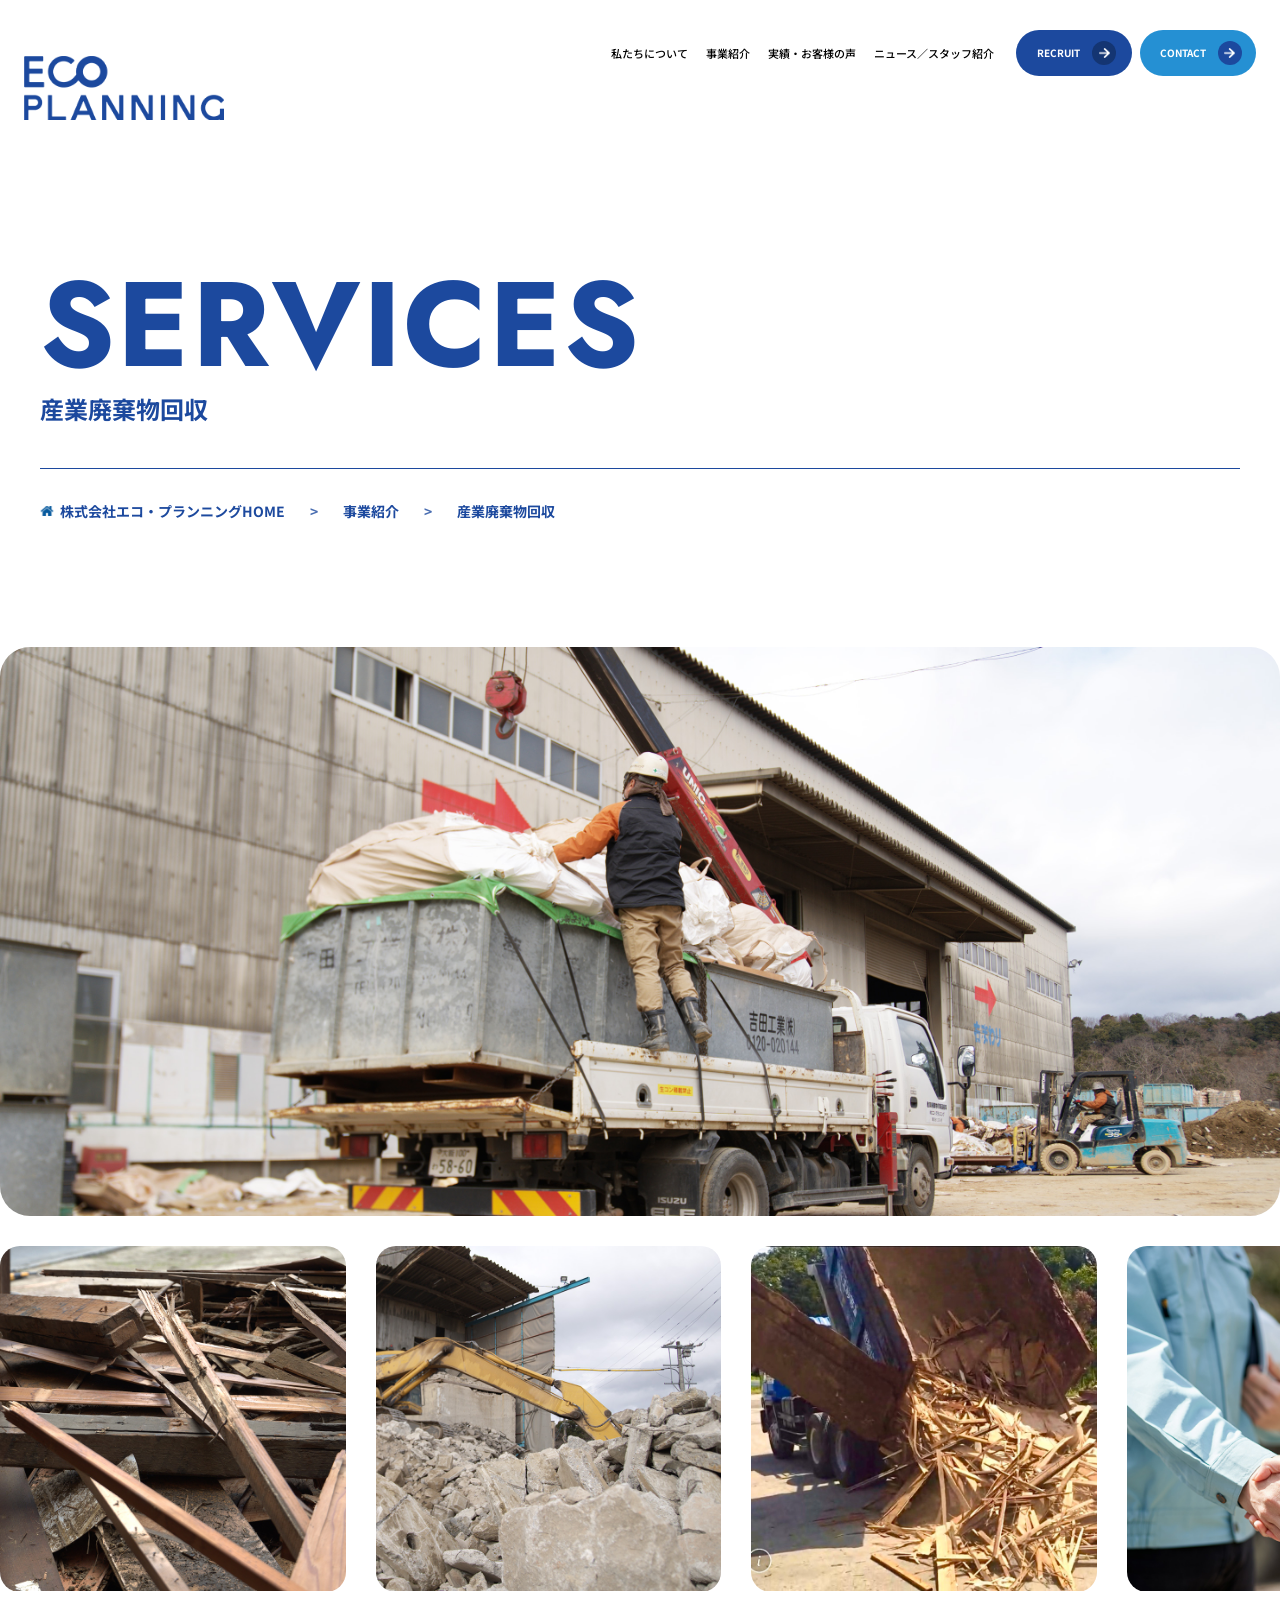
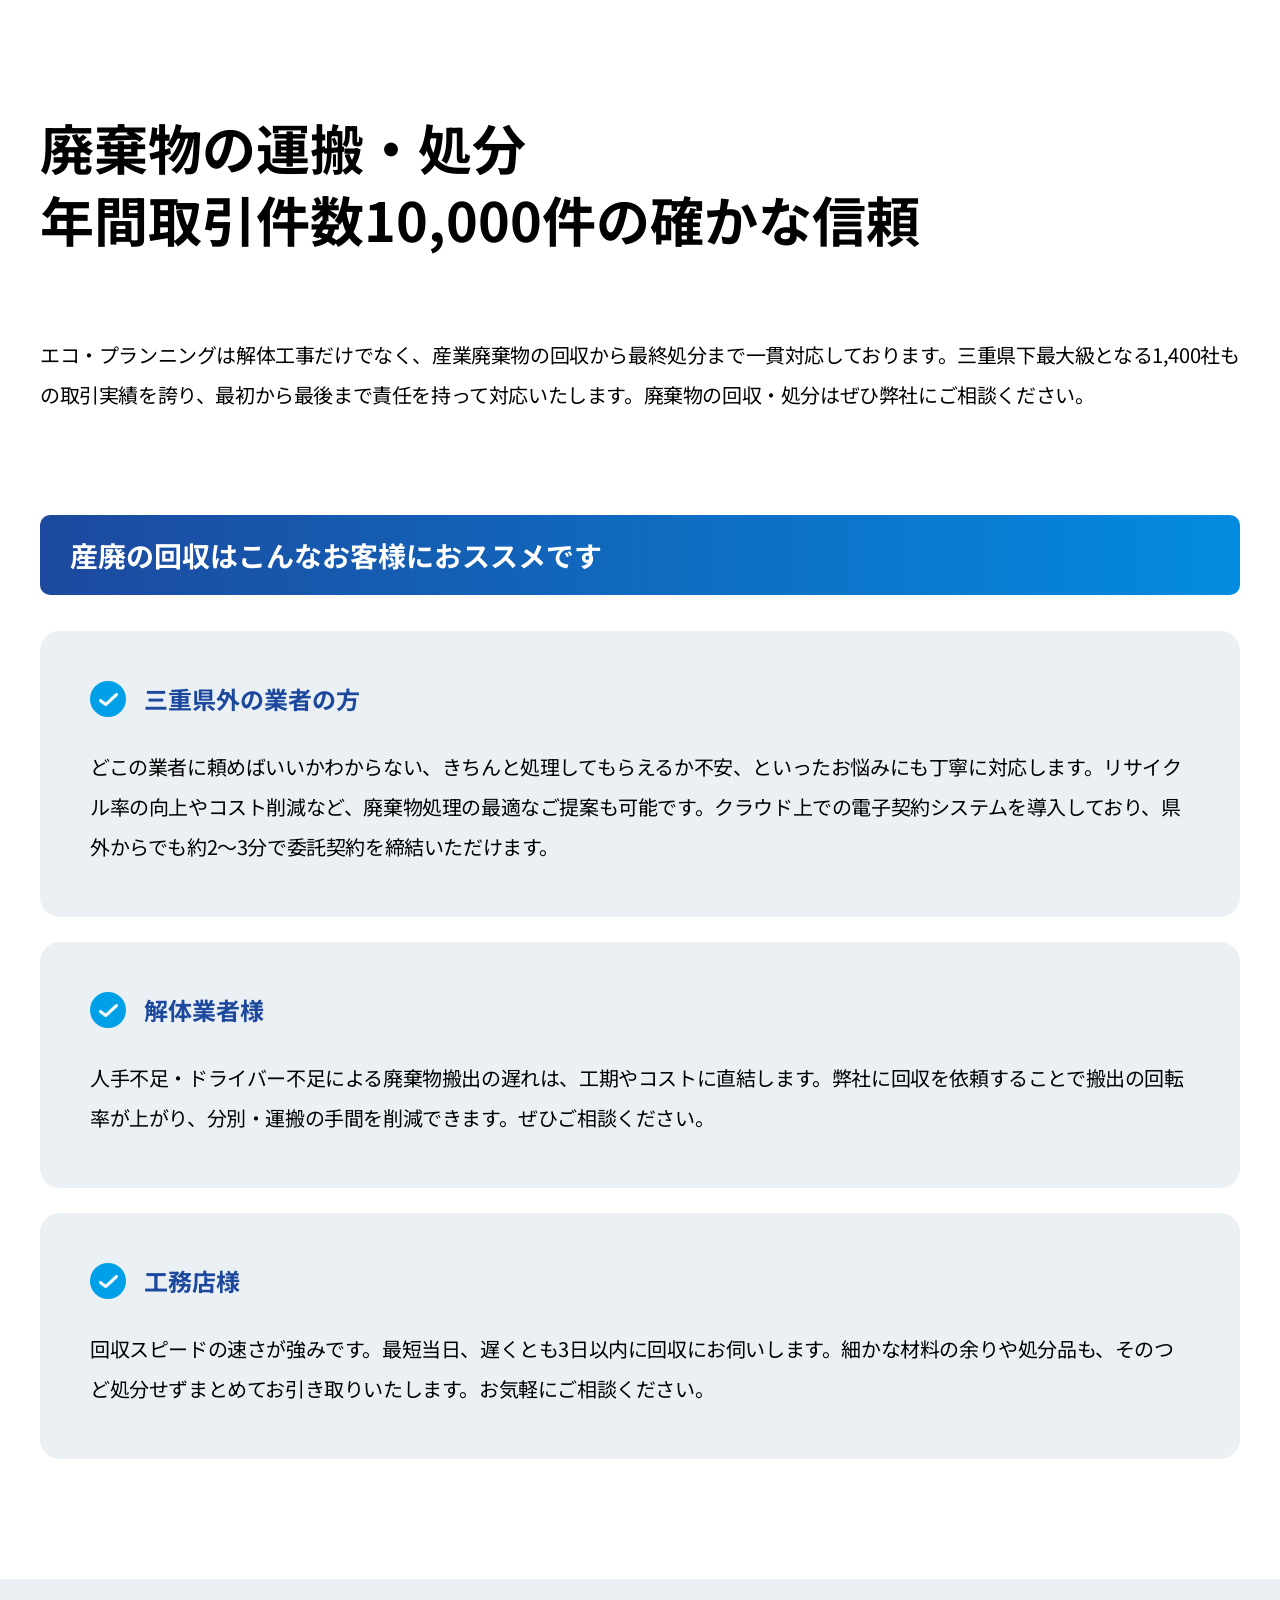
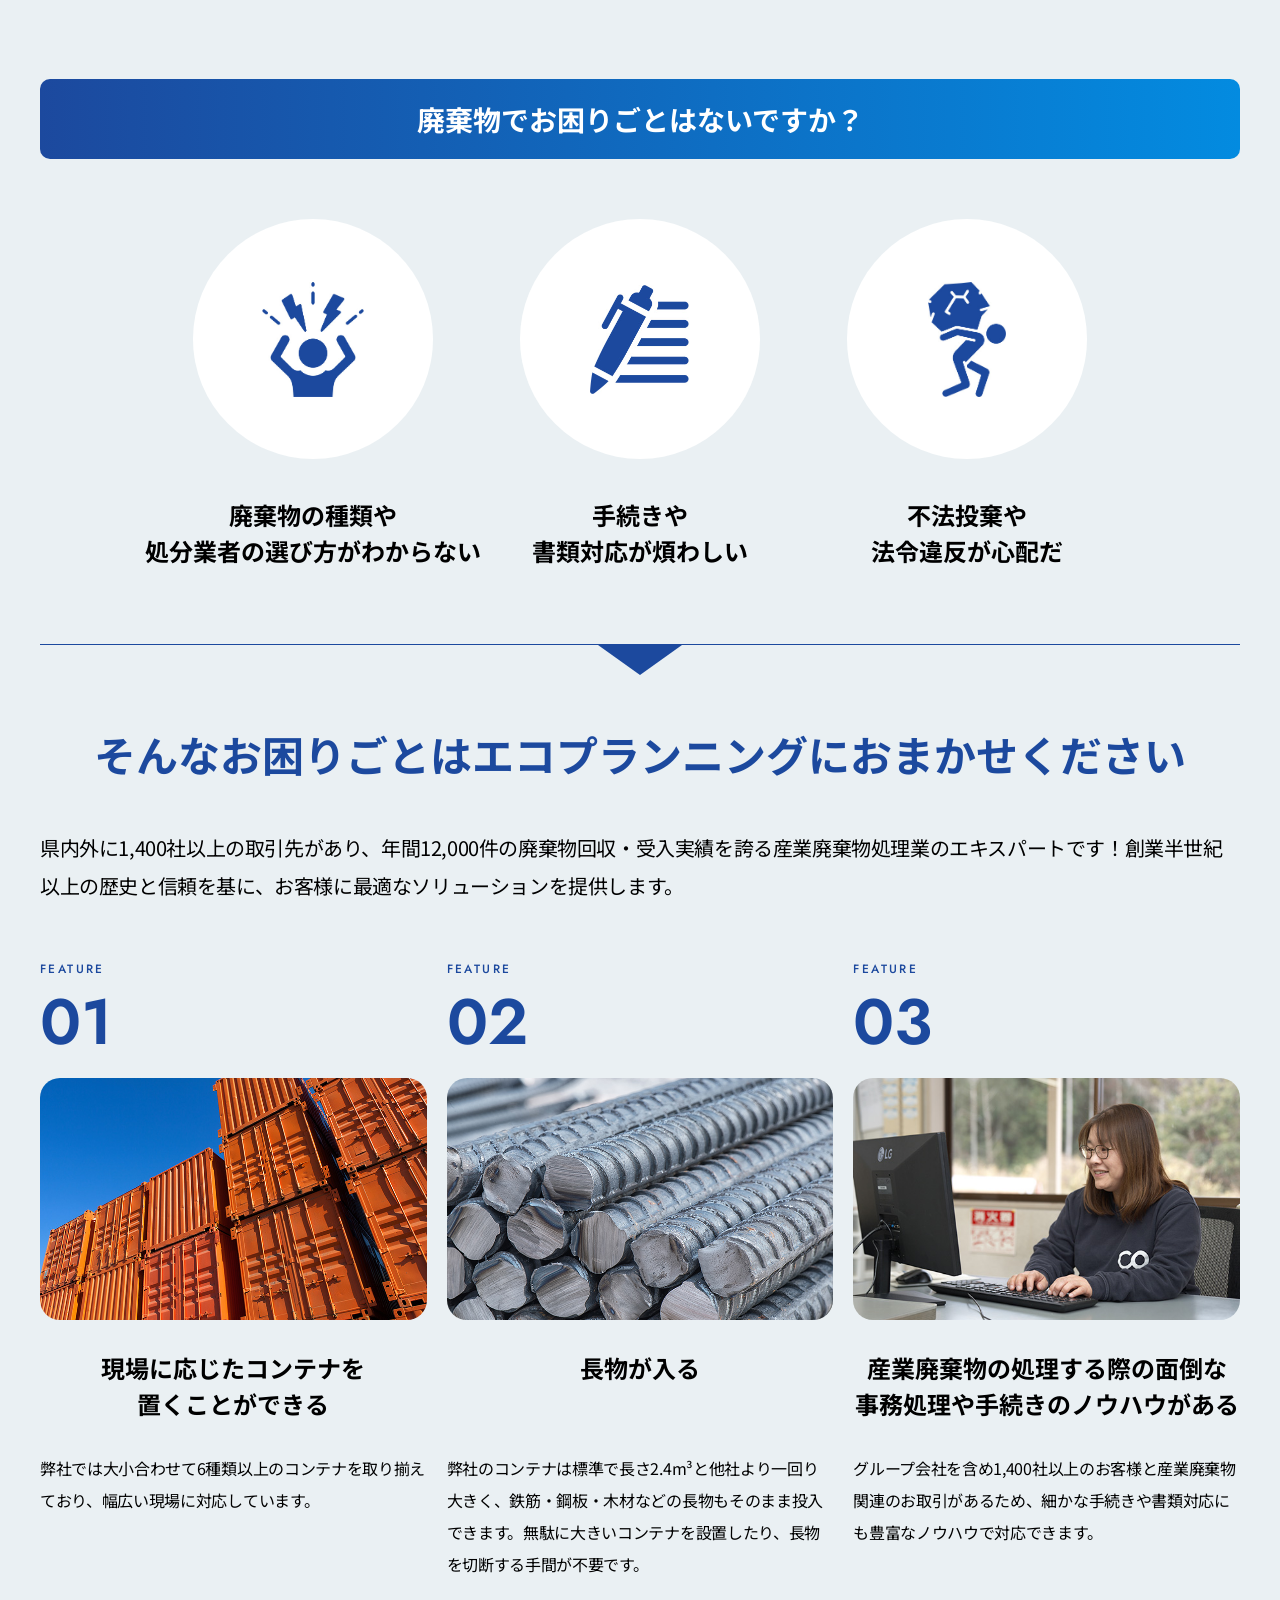
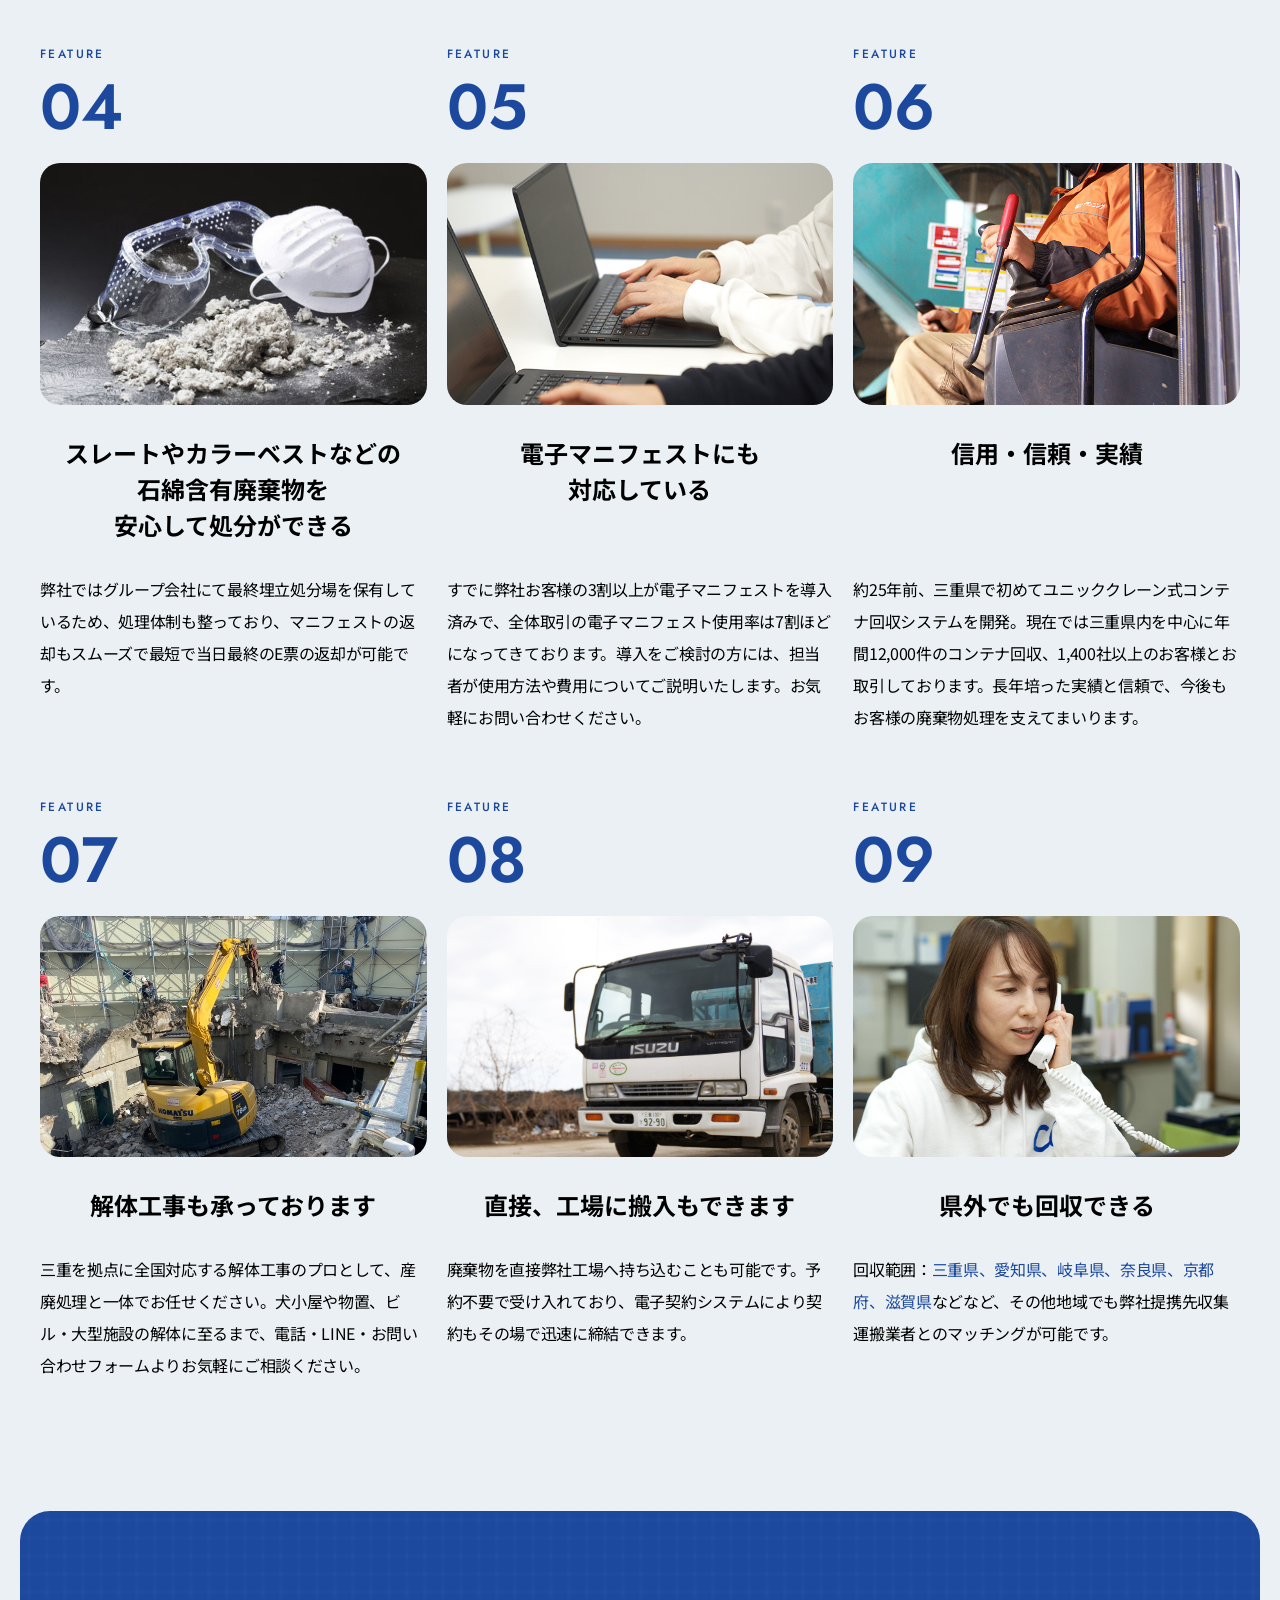
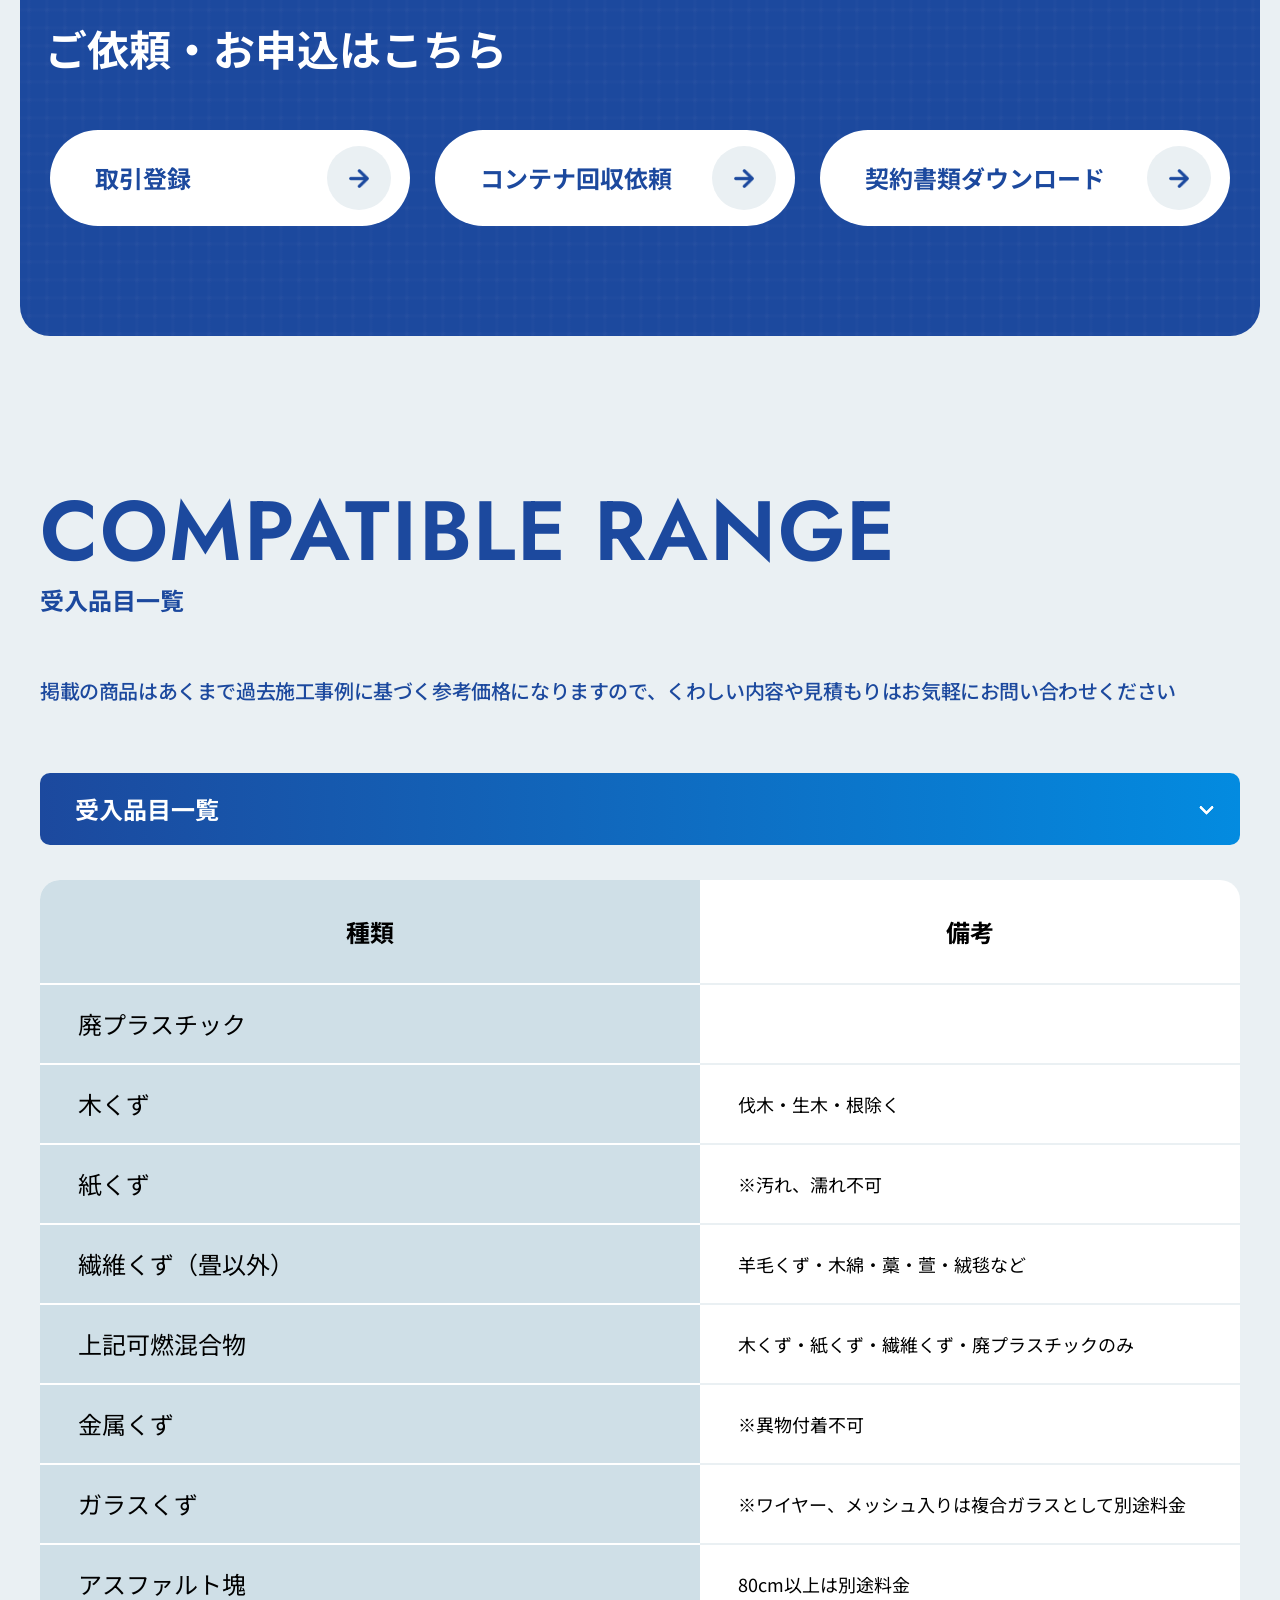
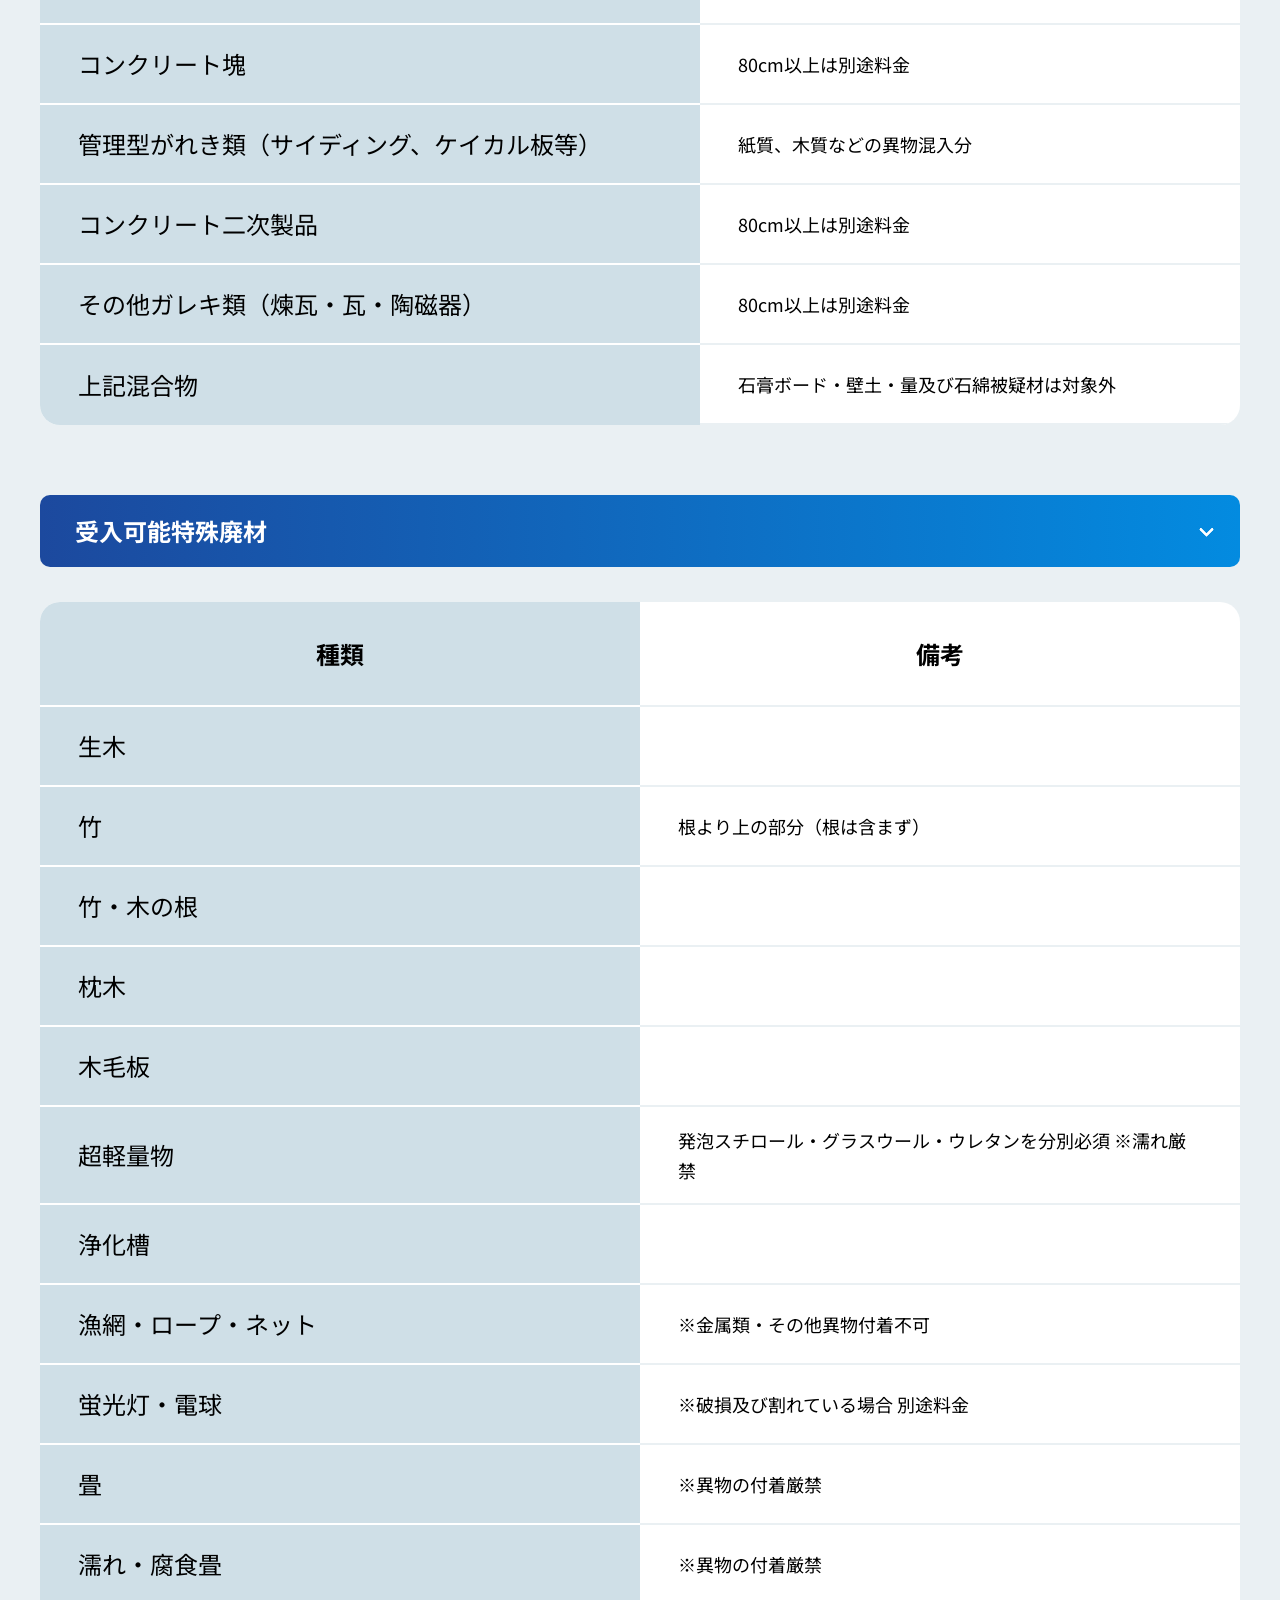
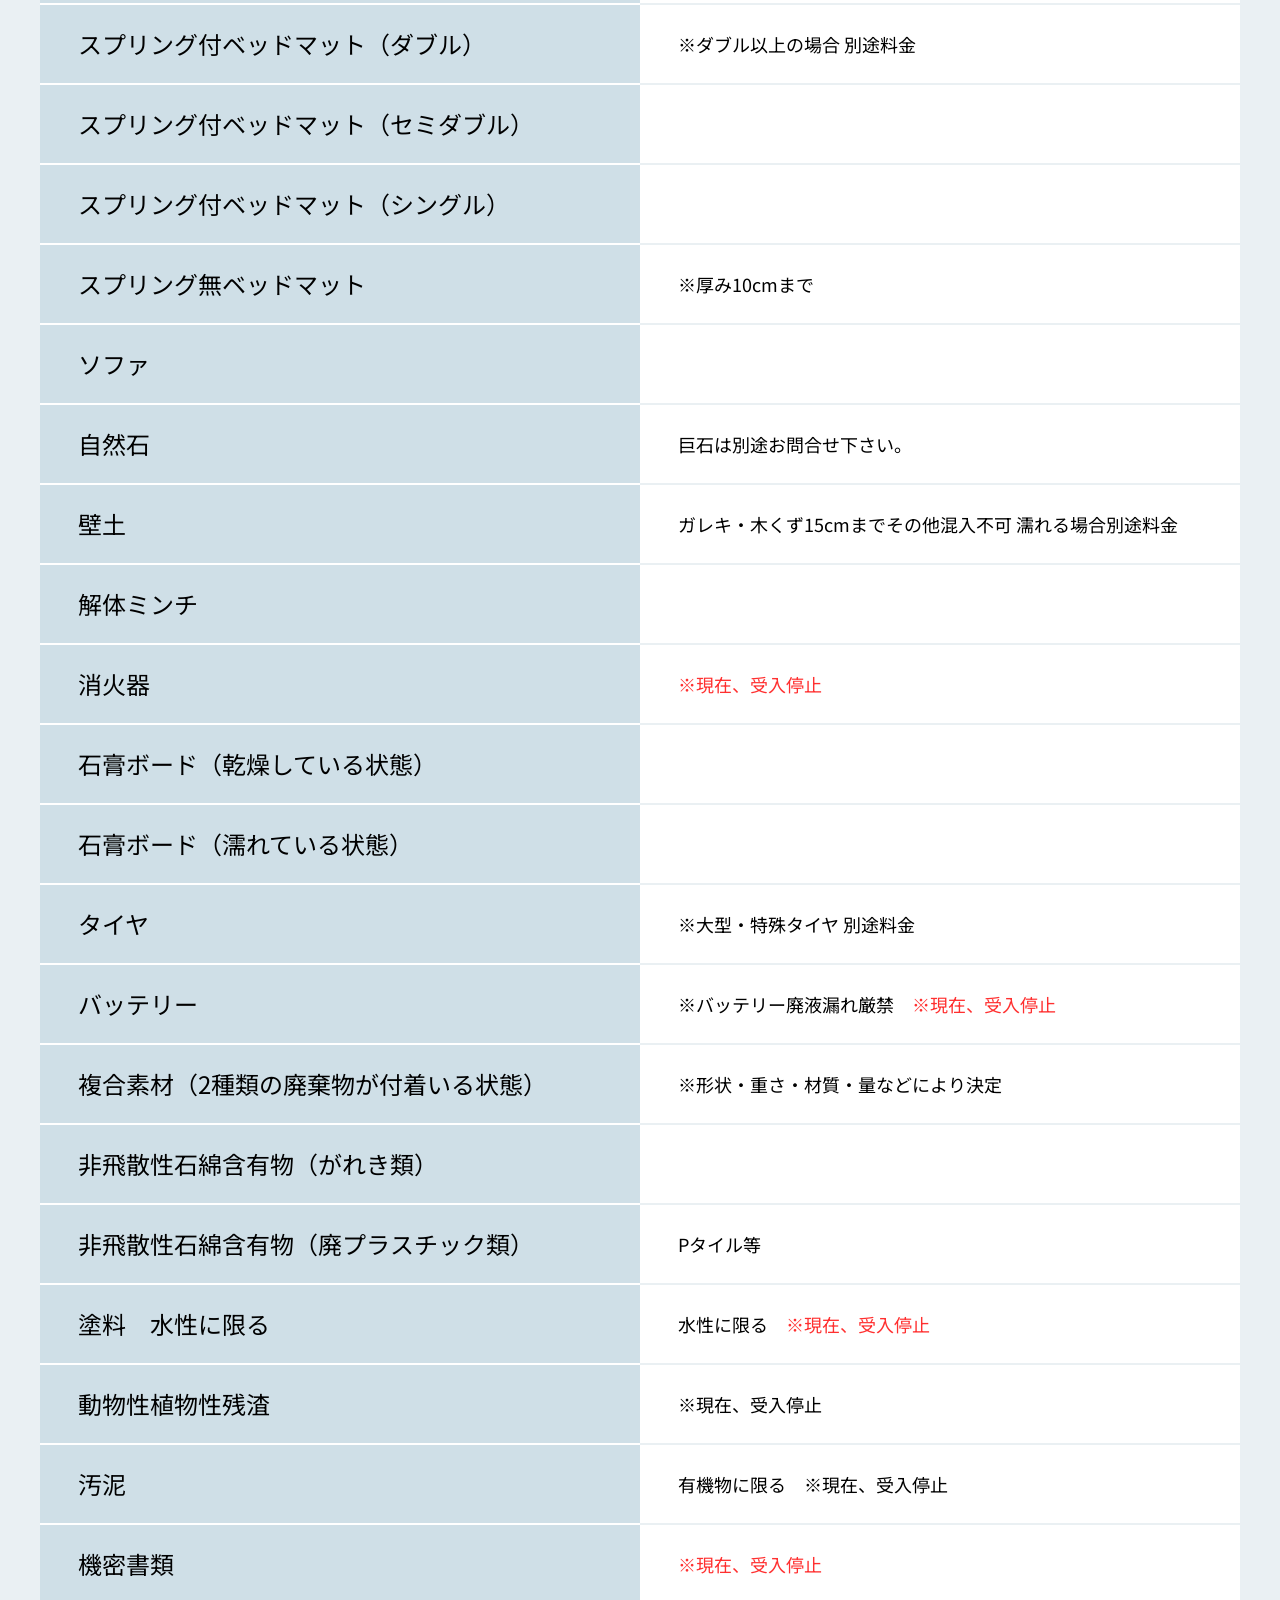
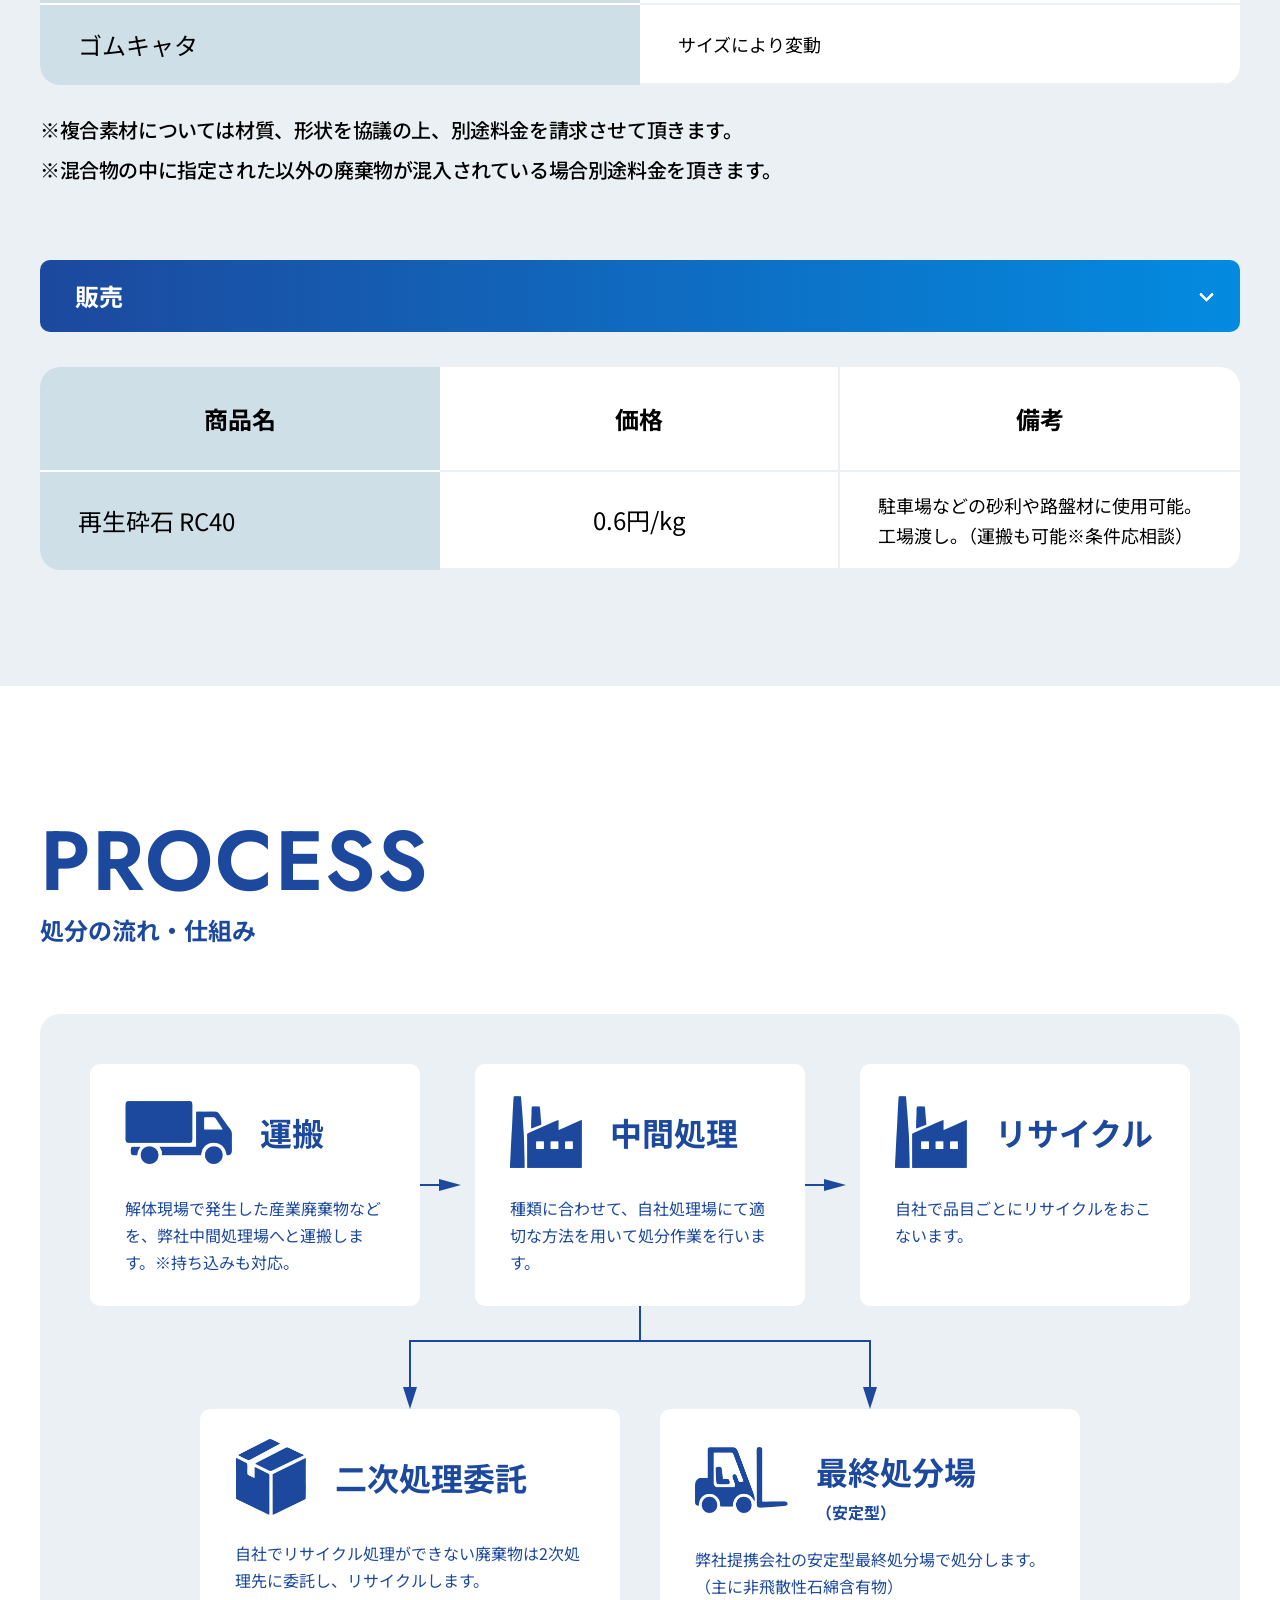
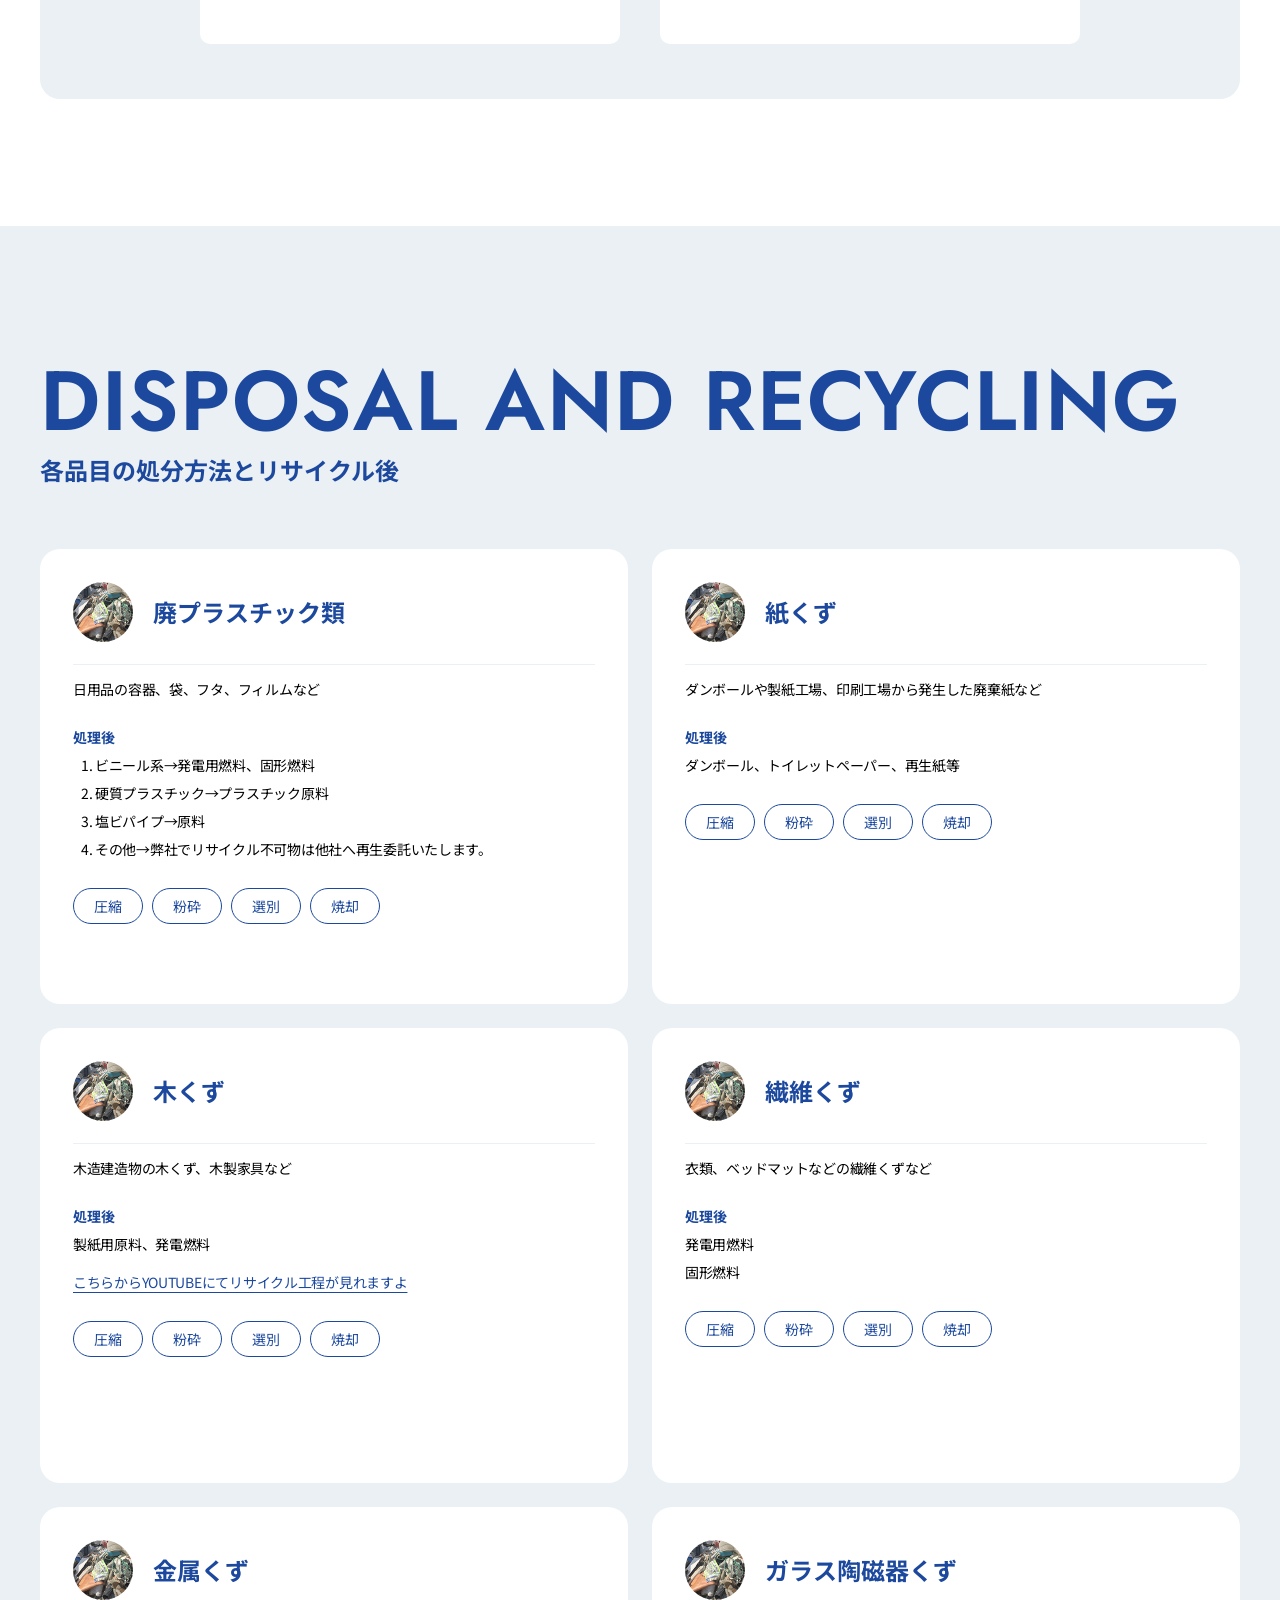
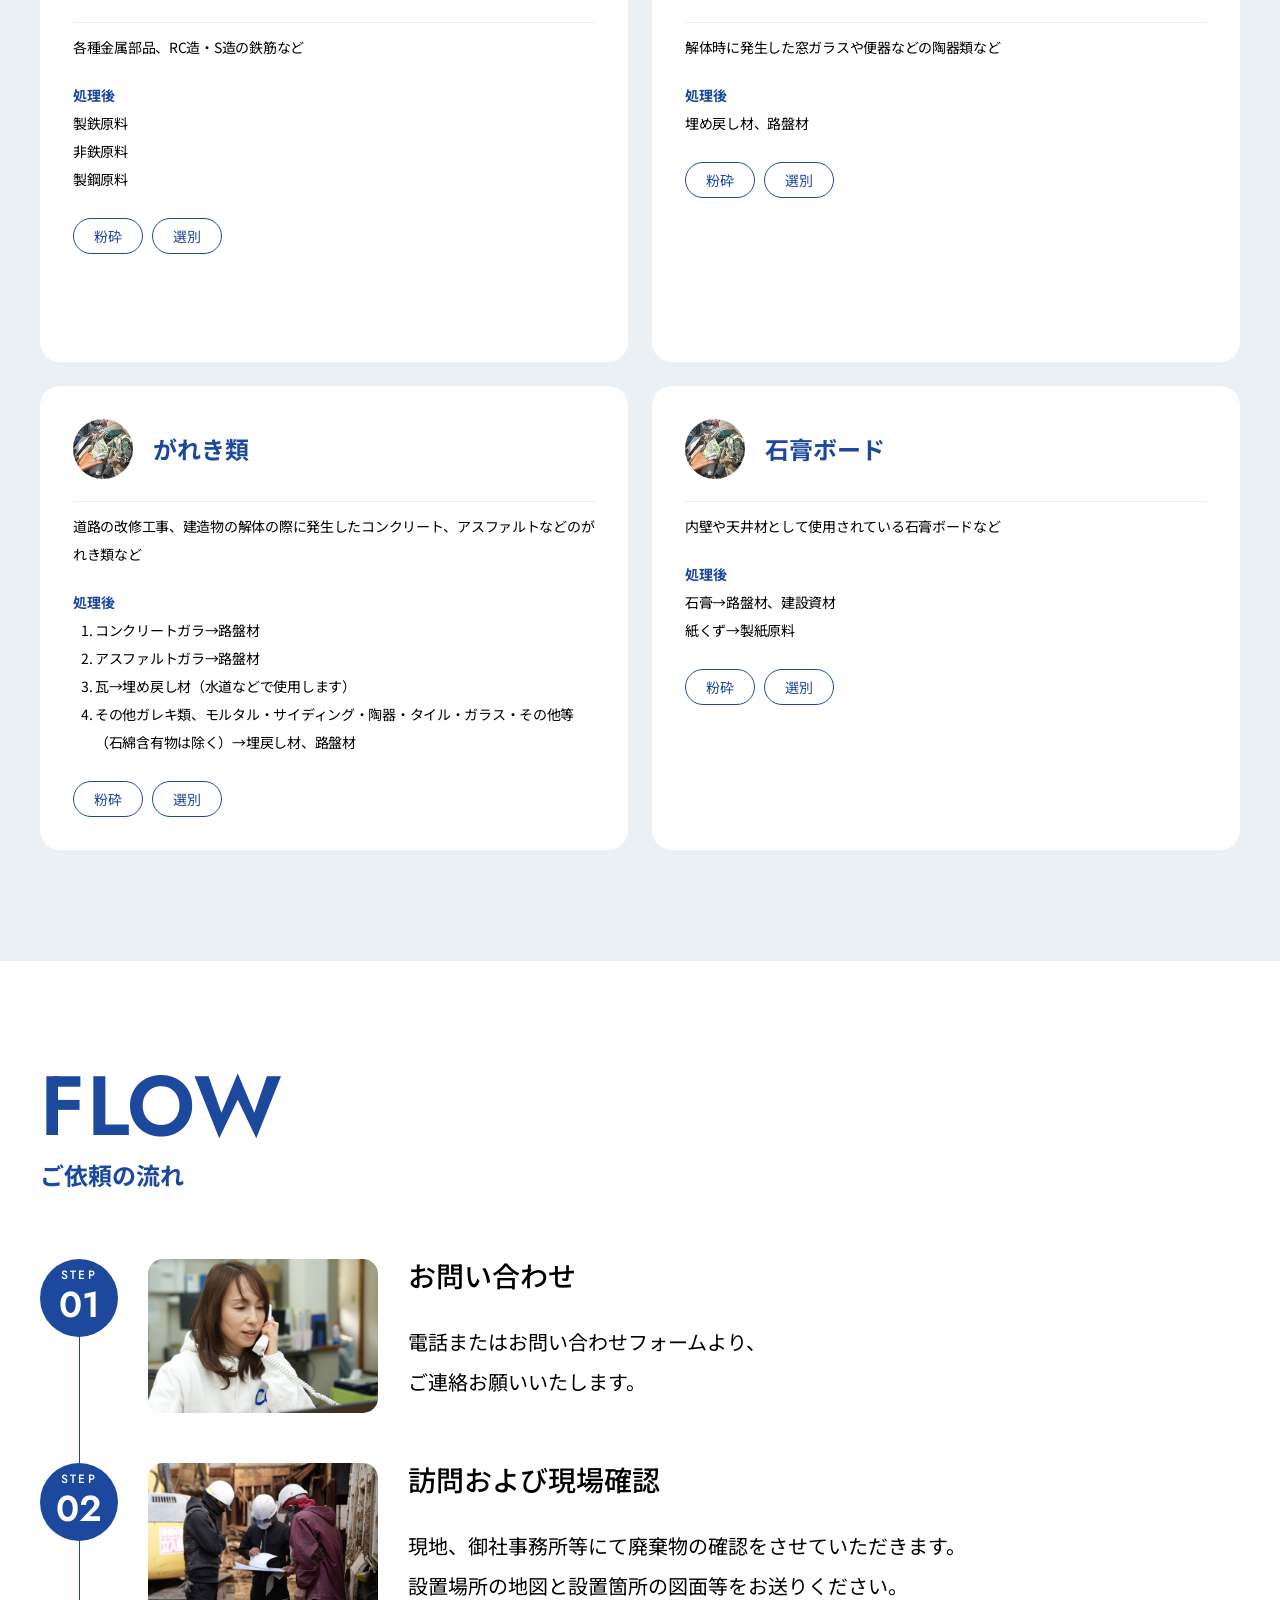
<file: service-industrial-waste.html>
<!DOCTYPE html>
<html lang="ja">

<head>
  <meta charset="UTF-8">
  <meta name="viewport" content="width=device-width, initial-scale=1.0">
  <link rel="preconnect" href="https://fonts.googleapis.com">
  <link rel="preconnect" href="https://fonts.gstatic.com" crossorigin>
  <link href="https://fonts.googleapis.com/css2?family=Jost:ital,wght@0,100..900;1,100..900&amp;family=Noto+Sans+JP:wght@100..900&amp;display=swap" rel="stylesheet">
  <link rel="stylesheet" href="./css/style.css">
  <title>産業廃棄物回収 | ECO PLANNING</title>
</head>

<body class="sub-service-industrial-waste">
  <header class="site-header site-header--light">
    <div class="site-header__inner">
      <a class="site-header__logo" href="#">
        <img src="./img/common/logo-blue.png" alt="ECO PLANNING">
      </a>

      <nav class="site-header__nav js-drawer" aria-label="グローバルナビゲーション">
        <ul class="site-header__nav-list">
          <li class="site-header__nav-item"><a class="site-header__nav-link" href="#">私たちについて</a></li>
          <li class="site-header__nav-item"><a class="site-header__nav-link" href="#">事業紹介</a></li>
          <li class="site-header__nav-item"><a class="site-header__nav-link" href="#">実績・お客様の声</a></li>
          <li class="site-header__nav-item"><a class="site-header__nav-link" href="#">ニュース／スタッフ紹介</a></li>
        </ul>

        <div class="site-header__buttons">
          <a class="site-header__button" href="#">
            <span>recruit</span>
            <span class="site-arrow-icon site-header__button-icon" aria-hidden="true">
              <img src="./img/common/arrow-white.png" alt="">
            </span>
          </a>
          <a class="site-header__button site-header__button--contact" href="#">
            <span>contact</span>
            <span class="site-arrow-icon site-header__button-icon" aria-hidden="true">
              <img src="./img/common/arrow-white.png" alt="">
            </span>
          </a>
        </div>
      </nav>

      <button class="site-header__hamburger js-hamburger" type="button" aria-label="メニューを開く">
        <span class="site-header__hamburger-line"></span>
        <span class="site-header__hamburger-line"></span>
        <span class="site-header__hamburger-line"></span>
      </button>
    </div>
  </header>

  <main>
    <section class="sub-service-detail__hero">
      <div class="sub-service-detail__hero-inner inner">
        <h1 class="sub-service-detail__hero-title site-heading--section-en">services</h1>
        <p class="sub-service-detail__hero-subtitle site-heading-subtitle--default">産業廃棄物回収</p>

        <div class="sub-service-detail__hero-bottom">
          <nav class="breadcrumb breadcrumb--static" aria-label="パンくずリスト">
            <ol class="breadcrumb__list">
              <li class="breadcrumb__item">
                <a class="breadcrumb__home" href="#">
                  <img class="breadcrumb__home-icon" src="./img/common/icon-home.png" alt="">
                  <span>株式会社エコ・プランニングhome</span>
                </a>
              </li>
              <li class="breadcrumb__separator" aria-hidden="true">&gt;</li>
              <li class="breadcrumb__item"><a href="#">事業紹介</a></li>
              <li class="breadcrumb__separator" aria-hidden="true">&gt;</li>
              <li class="breadcrumb__item" aria-current="page">産業廃棄物回収</li>
            </ol>
          </nav>
        </div>
      </div>
    </section>

    <section class="sub-service-detail__visual">
      <div class="sub-service-detail__visual-main">
        <img src="./img/service/service-collection.jpg" alt="産業廃棄物を回収するスタッフ">
      </div>
      <div class="sub-service-detail__visual-gallery">
        <div class="sub-service-detail__visual-gallery-track site-loop-gallery__track js-loop-gallery-track">
          <div class="sub-service-detail__visual-gallery-item">
            <img src="./img/service-industrial-waste/gallery-01.jpg" alt="回収された木材">
          </div>
          <div class="sub-service-detail__visual-gallery-item">
            <img src="./img/service-industrial-waste/gallery-02.jpg" alt="重機による廃棄物処理">
          </div>
          <div class="sub-service-detail__visual-gallery-item">
            <img src="./img/service-industrial-waste/gallery-03.jpg" alt="廃棄物処理施設の様子">
          </div>
          <div class="sub-service-detail__visual-gallery-item">
            <img src="./img/service-industrial-waste/gallery-04.jpg" alt="お客様へ対応するスタッフ">
          </div>
        </div>
      </div>
    </section>

    <section class="sub-service-detail__introduction">
      <div class="sub-service-detail__introduction-inner inner">
        <h2 class="sub-service-detail__introduction-title site-heading--page-jp">
          廃棄物の運搬・処分<br>
          年間取引件数10,000件の確かな信頼
        </h2>
        <p class="sub-service-detail__introduction-text">エコ・プランニングは解体工事だけでなく、産業廃棄物の回収から最終処分まで一貫対応しております。三重県下最大級となる1,400社もの取引実績を誇り、最初から最後まで責任を持って対応いたします。廃棄物の回収・処分はぜひ弊社にご相談ください。</p>
      </div>
    </section>

    <section class="sub-service-industrial-waste__recommended">
      <div class="sub-service-industrial-waste__recommended-inner inner">
        <h2 class="sub-service-detail__band-title site-gradient-heading site-gradient-heading--left site-heading--gradient">産廃の回収はこんなお客様におススメです</h2>
        <ul class="sub-service-industrial-waste__recommended-list">
          <li class="sub-service-industrial-waste__recommended-item">
            <h3 class="sub-service-industrial-waste__recommended-heading">
              <span class="sub-service-detail__check" aria-hidden="true"><img src="./img/common/icon-check.png" alt=""></span>
              <span>三重県外の業者の方</span>
            </h3>
            <p class="sub-service-industrial-waste__recommended-text">どこの業者に頼めばいいかわからない、きちんと処理してもらえるか不安、といったお悩みにも丁寧に対応します。リサイクル率の向上やコスト削減など、廃棄物処理の最適なご提案も可能です。クラウド上での電子契約システムを導入しており、県外からでも約2〜3分で委託契約を締結いただけます。</p>
          </li>
          <li class="sub-service-industrial-waste__recommended-item">
            <h3 class="sub-service-industrial-waste__recommended-heading">
              <span class="sub-service-detail__check" aria-hidden="true"><img src="./img/common/icon-check.png" alt=""></span>
              <span>解体業者様</span>
            </h3>
            <p class="sub-service-industrial-waste__recommended-text">人手不足・ドライバー不足による廃棄物搬出の遅れは、工期やコストに直結します。弊社に回収を依頼することで搬出の回転率が上がり、分別・運搬の手間を削減できます。ぜひご相談ください。</p>
          </li>
          <li class="sub-service-industrial-waste__recommended-item">
            <h3 class="sub-service-industrial-waste__recommended-heading">
              <span class="sub-service-detail__check" aria-hidden="true"><img src="./img/common/icon-check.png" alt=""></span>
              <span>工務店様</span>
            </h3>
            <p class="sub-service-industrial-waste__recommended-text">回収スピードの速さが強みです。最短当日、遅くとも3日以内に回収にお伺いします。細かな材料の余りや処分品も、そのつど処分せずまとめてお引き取りいたします。お気軽にご相談ください。</p>
          </li>
        </ul>
      </div>
    </section>

    <section class="sub-service-industrial-waste__concerns">
      <div class="sub-service-industrial-waste__concerns-inner inner">
        <h2 class="sub-service-detail__band-title site-gradient-heading site-heading--gradient">廃棄物でお困りごとはないですか？</h2>
        <ul class="sub-service-detail__concern-list">
          <li class="sub-service-detail__concern-item">
            <div class="sub-service-detail__concern-icon"><img src="./img/service/concern-selection.jpg" alt=""></div>
            <p class="sub-service-detail__concern-text">廃棄物の種類や<br>処分業者の選び方がわからない</p>
          </li>
          <li class="sub-service-detail__concern-item">
            <div class="sub-service-detail__concern-icon"><img src="./img/service/concern-procedure.jpg" alt=""></div>
            <p class="sub-service-detail__concern-text">手続きや<br>書類対応が煩わしい</p>
          </li>
          <li class="sub-service-detail__concern-item">
            <div class="sub-service-detail__concern-icon"><img src="./img/service/concern-neighbor.jpg" alt=""></div>
            <p class="sub-service-detail__concern-text">不法投棄や<br>法令違反が心配だ</p>
          </li>
        </ul>
        <div class="sub-service-detail__solution">
          <h3 class="sub-service-detail__solution-title site-heading--primary-jp">そんなお困りごとはエコプランニングにおまかせください</h3>
          <p class="sub-service-detail__solution-text">県内外に1,400社以上の取引先があり、年間12,000件の廃棄物回収・受入実績を誇る産業廃棄物処理業のエキスパートです！創業半世紀以上の歴史と信頼を基に、お客様に最適なソリューションを提供します。</p>
        </div>
      </div>
    </section>

    <section class="sub-service-industrial-waste__features">
      <div class="sub-service-industrial-waste__features-inner inner">
        <ol class="sub-service-industrial-waste__feature-list">
          <li class="sub-service-industrial-waste__feature-item">
            <p class="sub-service-industrial-waste__feature-label">feature</p>
            <p class="sub-service-industrial-waste__feature-number">01</p>
            <img class="sub-service-industrial-waste__feature-image" src="./img/service-industrial-waste/feature-container.jpg" alt="現場に設置するコンテナ">
            <h2 class="sub-service-industrial-waste__feature-title">現場に応じたコンテナを<br>置くことができる</h2>
            <p class="sub-service-industrial-waste__feature-text">弊社では大小合わせて6種類以上のコンテナを取り揃えており、幅広い現場に対応しています。</p>
          </li>
          <li class="sub-service-industrial-waste__feature-item">
            <p class="sub-service-industrial-waste__feature-label">feature</p>
            <p class="sub-service-industrial-waste__feature-number">02</p>
            <img class="sub-service-industrial-waste__feature-image" src="./img/service-industrial-waste/feature-rebar.jpg" alt="コンテナで回収できる鉄筋">
            <h2 class="sub-service-industrial-waste__feature-title">長物が入る</h2>
            <p class="sub-service-industrial-waste__feature-text">弊社のコンテナは標準で長さ2.4m³と他社より一回り大きく、鉄筋・鋼板・木材などの長物もそのまま投入できます。無駄に大きいコンテナを設置したり、長物を切断する手間が不要です。</p>
          </li>
          <li class="sub-service-industrial-waste__feature-item">
            <p class="sub-service-industrial-waste__feature-label">feature</p>
            <p class="sub-service-industrial-waste__feature-number">03</p>
            <img class="sub-service-industrial-waste__feature-image" src="./img/common/flow-support.jpg" alt="産業廃棄物の事務処理を行うスタッフ">
            <h2 class="sub-service-industrial-waste__feature-title">産業廃棄物の処理する際の面倒な<br>事務処理や手続きのノウハウがある</h2>
            <p class="sub-service-industrial-waste__feature-text">グループ会社を含め1,400社以上のお客様と産業廃棄物関連のお取引があるため、細かな手続きや書類対応にも豊富なノウハウで対応できます。</p>
          </li>
          <li class="sub-service-industrial-waste__feature-item">
            <p class="sub-service-industrial-waste__feature-label">feature</p>
            <p class="sub-service-industrial-waste__feature-number">04</p>
            <img class="sub-service-industrial-waste__feature-image" src="./img/service-industrial-waste/feature-asbestos-waste.jpg" alt="適正に処理される石綿含有廃棄物">
            <h2 class="sub-service-industrial-waste__feature-title">スレートやカラーベストなどの<br>石綿含有廃棄物を<br>安心して処分ができる</h2>
            <p class="sub-service-industrial-waste__feature-text">弊社ではグループ会社にて最終埋立処分場を保有しているため、処理体制も整っており、マニフェストの返却もスムーズで最短で当日最終のE票の返却が可能です。</p>
          </li>
          <li class="sub-service-industrial-waste__feature-item">
            <p class="sub-service-industrial-waste__feature-label">feature</p>
            <p class="sub-service-industrial-waste__feature-number">05</p>
            <img class="sub-service-industrial-waste__feature-image" src="./img/common/flow-document-application.jpg" alt="電子マニフェストを操作するスタッフ">
            <h2 class="sub-service-industrial-waste__feature-title">電子マニフェストにも<br>対応している</h2>
            <p class="sub-service-industrial-waste__feature-text">すでに弊社お客様の3割以上が電子マニフェストを導入済みで、全体取引の電子マニフェスト使用率は7割ほどになってきております。導入をご検討の方には、担当者が使用方法や費用についてご説明いたします。お気軽にお問い合わせください。</p>
          </li>
          <li class="sub-service-industrial-waste__feature-item">
            <p class="sub-service-industrial-waste__feature-label">feature</p>
            <p class="sub-service-industrial-waste__feature-number">06</p>
            <img class="sub-service-industrial-waste__feature-image" src="./img/service-industrial-waste/feature-trust.jpg" alt="コンテナ回収を担当するスタッフ">
            <h2 class="sub-service-industrial-waste__feature-title">信用・信頼・実績</h2>
            <p class="sub-service-industrial-waste__feature-text">約25年前、三重県で初めてユニッククレーン式コンテナ回収システムを開発。現在では三重県内を中心に年間12,000件のコンテナ回収、1,400社以上のお客様とお取引しております。長年培った実績と信頼で、今後もお客様の廃棄物処理を支えてまいります。</p>
          </li>
          <li class="sub-service-industrial-waste__feature-item">
            <p class="sub-service-industrial-waste__feature-label">feature</p>
            <p class="sub-service-industrial-waste__feature-number">07</p>
            <img class="sub-service-industrial-waste__feature-image" src="./img/service-industrial-waste/feature-demolition.jpg" alt="解体工事を行うスタッフ">
            <h2 class="sub-service-industrial-waste__feature-title">解体工事も承っております</h2>
            <p class="sub-service-industrial-waste__feature-text">三重を拠点に全国対応する解体工事のプロとして、産廃処理と一体でお任せください。犬小屋や物置、ビル・大型施設の解体に至るまで、電話・LINE・お問い合わせフォームよりお気軽にご相談ください。</p>
          </li>
          <li class="sub-service-industrial-waste__feature-item">
            <p class="sub-service-industrial-waste__feature-label">feature</p>
            <p class="sub-service-industrial-waste__feature-number">08</p>
            <img class="sub-service-industrial-waste__feature-image" src="./img/service/service-drop-off.jpg" alt="産業廃棄物を受け入れる工場の車両">
            <h2 class="sub-service-industrial-waste__feature-title">直接、工場に搬入もできます</h2>
            <p class="sub-service-industrial-waste__feature-text">廃棄物を直接弊社工場へ持ち込むことも可能です。予約不要で受け入れており、電子契約システムにより契約もその場で迅速に締結できます。</p>
          </li>
          <li class="sub-service-industrial-waste__feature-item">
            <p class="sub-service-industrial-waste__feature-label">feature</p>
            <p class="sub-service-industrial-waste__feature-number">09</p>
            <img class="sub-service-industrial-waste__feature-image" src="./img/common/flow-contact.jpg" alt="電話で回収依頼を受けるスタッフ">
            <h2 class="sub-service-industrial-waste__feature-title">県外でも回収できる</h2>
            <p class="sub-service-industrial-waste__feature-text">回収範囲：<a class="sub-service-industrial-waste__feature-link" href="#">三重県、愛知県、岐阜県、奈良県、京都府、滋賀県</a>などなど、その他地域でも弊社提携先収集運搬業者とのマッチングが可能です。</p>
          </li>
        </ol>
      </div>
    </section>

    <section class="sub-service-detail__application">
      <div class="sub-service-detail__application-inner inner">
        <div class="sub-service-detail__application-panel">
          <h2 class="sub-service-detail__application-title site-heading--primary-jp">ご依頼・お申込はこちら</h2>
          <div class="sub-service-detail__application-list">
            <a class="site-wide-button site-wide-button--white sub-service-detail__application-link" href="#">
              <span>取引登録</span>
              <span class="site-arrow-icon site-wide-button__icon sub-service-detail__application-icon" aria-hidden="true">
                <img src="./img/common/arrow-blue.png" alt="">
              </span>
            </a>
            <a class="site-wide-button site-wide-button--white sub-service-detail__application-link" href="#">
              <span>コンテナ回収依頼</span>
              <span class="site-arrow-icon site-wide-button__icon sub-service-detail__application-icon" aria-hidden="true">
                <img src="./img/common/arrow-blue.png" alt="">
              </span>
            </a>
            <a class="site-wide-button site-wide-button--white sub-service-detail__application-link" href="#">
              <span>契約書類ダウンロード</span>
              <span class="site-arrow-icon site-wide-button__icon sub-service-detail__application-icon" aria-hidden="true">
                <img src="./img/common/arrow-blue.png" alt="">
              </span>
            </a>
          </div>
        </div>
      </div>
    </section>

    <section class="sub-service-industrial-waste__compatible">
      <div class="sub-service-industrial-waste__compatible-inner inner">
        <div class="sub-service-detail__section-heading">
          <h2 class="sub-service-detail__section-title site-heading--subpage-en">compatible range</h2>
          <p class="sub-service-detail__section-subtitle site-heading-subtitle--default">受入品目一覧</p>
        </div>
        <p class="sub-service-industrial-waste__compatible-description">掲載の商品はあくまで過去施工事例に基づく参考価格になりますので、くわしい内容や見積もりはお気軽にお問い合わせください</p>

        <div class="sub-service-industrial-waste__compatible-groups">
          <details class="sub-service-detail__data-group" open>
            <summary class="sub-service-detail__data-summary">受入品目一覧</summary>
            <div class="sub-service-detail__table-scroll">
              <table class="sub-service-detail__table" style="--service-detail-table-label-width: 55%;">
                <thead>
                  <tr><th scope="col">種類</th><th scope="col">備考</th></tr>
                </thead>
                <tbody>
                  <tr><th scope="row">廃プラスチック</th><td></td></tr>
                  <tr><th scope="row">木くず</th><td>伐木・生木・根除く</td></tr>
                  <tr><th scope="row">紙くず</th><td>※汚れ、濡れ不可</td></tr>
                  <tr><th scope="row">繊維くず（畳以外）</th><td>羊毛くず・木綿・藁・萱・絨毯など</td></tr>
                  <tr><th scope="row">上記可燃混合物</th><td>木くず・紙くず・繊維くず・廃プラスチックのみ</td></tr>
                  <tr><th scope="row">金属くず</th><td>※異物付着不可</td></tr>
                  <tr><th scope="row">ガラスくず</th><td>※ワイヤー、メッシュ入りは複合ガラスとして別途料金</td></tr>
                  <tr><th scope="row">アスファルト塊</th><td>80cm以上は別途料金</td></tr>
                  <tr><th scope="row">コンクリート塊</th><td>80cm以上は別途料金</td></tr>
                  <tr><th scope="row">管理型がれき類（サイディング、ケイカル板等）</th><td>紙質、木質などの異物混入分</td></tr>
                  <tr><th scope="row">コンクリート二次製品</th><td>80cm以上は別途料金</td></tr>
                  <tr><th scope="row">その他ガレキ類（煉瓦・瓦・陶磁器）</th><td>80cm以上は別途料金</td></tr>
                  <tr><th scope="row">上記混合物</th><td>石膏ボード・壁土・量及び石綿被疑材は対象外</td></tr>
                </tbody>
              </table>
            </div>
          </details>

          <details class="sub-service-detail__data-group" open>
            <summary class="sub-service-detail__data-summary">受入可能特殊廃材</summary>
            <div class="sub-service-detail__table-scroll">
              <table class="sub-service-detail__table" style="--service-detail-table-label-width: 50%;">
                <thead>
                  <tr><th scope="col">種類</th><th scope="col">備考</th></tr>
                </thead>
                <tbody>
                  <tr><th scope="row">生木</th><td></td></tr>
                  <tr><th scope="row">竹</th><td>根より上の部分（根は含まず）</td></tr>
                  <tr><th scope="row">竹・木の根</th><td></td></tr>
                  <tr><th scope="row">枕木</th><td></td></tr>
                  <tr><th scope="row">木毛板</th><td></td></tr>
                  <tr><th scope="row">超軽量物</th><td>発泡スチロール・グラスウール・ウレタンを分別必須 ※濡れ厳禁</td></tr>
                  <tr><th scope="row">浄化槽</th><td></td></tr>
                  <tr><th scope="row">漁網・ロープ・ネット</th><td>※金属類・その他異物付着不可</td></tr>
                  <tr><th scope="row">蛍光灯・電球</th><td>※破損及び割れている場合 別途料金</td></tr>
                  <tr><th scope="row">畳</th><td>※異物の付着厳禁</td></tr>
                  <tr><th scope="row">濡れ・腐食畳</th><td>※異物の付着厳禁</td></tr>
                  <tr><th scope="row">スプリング付ベッドマット（ダブル）</th><td>※ダブル以上の場合 別途料金</td></tr>
                  <tr><th scope="row">スプリング付ベッドマット（セミダブル）</th><td></td></tr>
                  <tr><th scope="row">スプリング付ベッドマット（シングル）</th><td></td></tr>
                  <tr><th scope="row">スプリング無ベッドマット</th><td>※厚み10cmまで</td></tr>
                  <tr><th scope="row">ソファ</th><td></td></tr>
                  <tr><th scope="row">自然石</th><td>巨石は別途お問合せ下さい。</td></tr>
                  <tr><th scope="row">壁土</th><td>ガレキ・木くず15cmまでその他混入不可 濡れる場合別途料金</td></tr>
                  <tr><th scope="row">解体ミンチ</th><td></td></tr>
                  <tr><th scope="row">消火器</th><td><span class="sub-service-detail__table-alert">※現在、受入停止</span></td></tr>
                  <tr><th scope="row">石膏ボード（乾燥している状態）</th><td></td></tr>
                  <tr><th scope="row">石膏ボード（濡れている状態）</th><td></td></tr>
                  <tr><th scope="row">タイヤ</th><td>※大型・特殊タイヤ 別途料金</td></tr>
                  <tr><th scope="row">バッテリー</th><td>※バッテリー廃液漏れ厳禁　<span class="sub-service-detail__table-alert">※現在、受入停止</span></td></tr>
                  <tr><th scope="row">複合素材（2種類の廃棄物が付着いる状態）</th><td>※形状・重さ・材質・量などにより決定</td></tr>
                  <tr><th scope="row">非飛散性石綿含有物（がれき類）</th><td></td></tr>
                  <tr><th scope="row">非飛散性石綿含有物（廃プラスチック類）</th><td>Pタイル等</td></tr>
                  <tr><th scope="row">塗料　水性に限る</th><td>水性に限る　<span class="sub-service-detail__table-alert">※現在、受入停止</span></td></tr>
                  <tr><th scope="row">動物性植物性残渣</th><td>※現在、受入停止</td></tr>
                  <tr><th scope="row">汚泥</th><td>有機物に限る　※現在、受入停止</td></tr>
                  <tr><th scope="row">機密書類</th><td><span class="sub-service-detail__table-alert">※現在、受入停止</span></td></tr>
                  <tr><th scope="row">ゴムキャタ</th><td>サイズにより変動</td></tr>
                </tbody>
              </table>
            </div>
            <p class="sub-service-detail__table-note">※複合素材については材質、形状を協議の上、別途料金を請求させて頂きます。<br>※混合物の中に指定された以外の廃棄物が混入されている場合別途料金を頂きます。</p>
          </details>

          <details class="sub-service-detail__data-group" open>
            <summary class="sub-service-detail__data-summary">販売</summary>
            <div class="sub-service-detail__table-scroll">
              <table class="sub-service-detail__table sub-service-industrial-waste__sales-table" style="--service-detail-table-label-width: 33.333%;">
                <thead>
                  <tr><th scope="col">商品名</th><th scope="col">価格</th><th scope="col">備考</th></tr>
                </thead>
                <tbody>
                  <tr><th scope="row">再生砕石 RC40</th><td>0.6円/kg</td><td>駐車場などの砂利や路盤材に使用可能。<br>
                    工場渡し。（運搬も可能※条件応相談）</td></tr>
                </tbody>
              </table>
            </div>
          </details>
        </div>
      </div>
    </section>

    <section class="sub-service-industrial-waste__process">
      <div class="sub-service-industrial-waste__process-inner inner">
        <div class="sub-service-detail__section-heading">
          <h2 class="sub-service-detail__section-title site-heading--subpage-en">process</h2>
          <p class="sub-service-detail__section-subtitle site-heading-subtitle--default">処分の流れ・仕組み</p>
        </div>

        <div class="sub-service-industrial-waste__process-panel">
          <div class="sub-service-industrial-waste__process-layout">
            <div class="sub-service-industrial-waste__process-list sub-service-industrial-waste__process-list--top">
              <article class="sub-service-industrial-waste__process-item sub-service-industrial-waste__process-item--transport">
                <div class="sub-service-industrial-waste__process-heading">
                  <img class="sub-service-industrial-waste__process-icon" src="./img/service-industrial-waste/process-transport.jpg" alt="">
                  <h3 class="sub-service-industrial-waste__process-title">運搬</h3>
                </div>
                <p class="sub-service-industrial-waste__process-text">解体現場で発生した産業廃棄物などを、弊社中間処理場へと運搬します。※持ち込みも対応。</p>
              </article>
              <article class="sub-service-industrial-waste__process-item sub-service-industrial-waste__process-item--intermediate">
                <div class="sub-service-industrial-waste__process-heading">
                  <img class="sub-service-industrial-waste__process-icon" src="./img/service-industrial-waste/process-intermediate.jpg" alt="">
                  <h3 class="sub-service-industrial-waste__process-title">中間処理</h3>
                </div>
                <p class="sub-service-industrial-waste__process-text">種類に合わせて、自社処理場にて適切な方法を用いて処分作業を行います。</p>
              </article>
              <article class="sub-service-industrial-waste__process-item sub-service-industrial-waste__process-item--recycle">
                <div class="sub-service-industrial-waste__process-heading">
                  <img class="sub-service-industrial-waste__process-icon" src="./img/service-industrial-waste/process-recycle.jpg" alt="">
                  <h3 class="sub-service-industrial-waste__process-title">リサイクル</h3>
                </div>
                <p class="sub-service-industrial-waste__process-text">自社で品目ごとにリサイクルをおこないます。</p>
              </article>
            </div>

            <div class="sub-service-industrial-waste__process-branch" aria-hidden="true"></div>

            <p class="sub-service-industrial-waste__process-mobile-label">処理内容に応じて</p>

            <div class="sub-service-industrial-waste__process-list sub-service-industrial-waste__process-list--bottom">
              <article class="sub-service-industrial-waste__process-item sub-service-industrial-waste__process-item--secondary">
                <div class="sub-service-industrial-waste__process-heading">
                  <img class="sub-service-industrial-waste__process-icon" src="./img/service-industrial-waste/process-secondary.jpg" alt="">
                  <h3 class="sub-service-industrial-waste__process-title">二次処理委託</h3>
                </div>
                <p class="sub-service-industrial-waste__process-text">自社でリサイクル処理ができない廃棄物は2次処理先に委託し、リサイクルします。</p>
              </article>
              <article class="sub-service-industrial-waste__process-item sub-service-industrial-waste__process-item--final">
                <div class="sub-service-industrial-waste__process-heading">
                  <img class="sub-service-industrial-waste__process-icon" src="./img/service-industrial-waste/process-final.jpg" alt="">
                  <h3 class="sub-service-industrial-waste__process-title">最終処分場<small>（安定型）</small></h3>
                </div>
                <p class="sub-service-industrial-waste__process-text">弊社提携会社の安定型最終処分場で処分します。（主に非飛散性石綿含有物）</p>
              </article>
            </div>
          </div>
        </div>
      </div>
    </section>

    <section class="sub-service-industrial-waste__recycling">
      <div class="sub-service-industrial-waste__recycling-inner inner">
        <div class="sub-service-detail__section-heading">
          <h2 class="sub-service-detail__section-title site-heading--subpage-en">disposal and recycling</h2>
          <p class="sub-service-detail__section-subtitle site-heading-subtitle--default">各品目の処分方法とリサイクル後</p>
        </div>

        <div class="sub-service-industrial-waste__recycling-list">
          <article class="sub-service-industrial-waste__recycling-card">
            <div class="sub-service-industrial-waste__recycling-heading">
              <img class="sub-service-industrial-waste__recycling-thumbnail" src="./img/service-industrial-waste/disposal-thumbnail.jpg" alt="">
              <h3 class="sub-service-industrial-waste__recycling-title">廃プラスチック類</h3>
            </div>
            <div class="sub-service-industrial-waste__recycling-body">
              <p class="sub-service-industrial-waste__recycling-description">日用品の容器、袋、フタ、フィルムなど</p>
              <p class="sub-service-industrial-waste__recycling-label">処理後</p>
              <ol class="sub-service-industrial-waste__recycling-result">
                <li>ビニール系→発電用燃料、固形燃料</li>
                <li>硬質プラスチック→プラスチック原料</li>
                <li>塩ビパイプ→原料</li>
                <li>その他→弊社でリサイクル不可物は他社へ再生委託いたします。</li>
              </ol>
              <ul class="sub-service-industrial-waste__recycling-tags">
                <li>圧縮</li><li>粉砕</li><li>選別</li><li>焼却</li>
              </ul>
            </div>
          </article>

          <article class="sub-service-industrial-waste__recycling-card">
            <div class="sub-service-industrial-waste__recycling-heading">
              <img class="sub-service-industrial-waste__recycling-thumbnail" src="./img/service-industrial-waste/disposal-thumbnail.jpg" alt="">
              <h3 class="sub-service-industrial-waste__recycling-title">紙くず</h3>
            </div>
            <div class="sub-service-industrial-waste__recycling-body">
              <p class="sub-service-industrial-waste__recycling-description">ダンボールや製紙工場、印刷工場から発生した廃棄紙など</p>
              <p class="sub-service-industrial-waste__recycling-label">処理後</p>
              <p class="sub-service-industrial-waste__recycling-result">ダンボール、トイレットペーパー、再生紙等</p>
              <ul class="sub-service-industrial-waste__recycling-tags">
                <li>圧縮</li><li>粉砕</li><li>選別</li><li>焼却</li>
              </ul>
            </div>
          </article>

          <article class="sub-service-industrial-waste__recycling-card">
            <div class="sub-service-industrial-waste__recycling-heading">
              <img class="sub-service-industrial-waste__recycling-thumbnail" src="./img/service-industrial-waste/disposal-thumbnail.jpg" alt="">
              <h3 class="sub-service-industrial-waste__recycling-title">木くず</h3>
            </div>
            <div class="sub-service-industrial-waste__recycling-body">
              <p class="sub-service-industrial-waste__recycling-description">木造建造物の木くず、木製家具など</p>
              <p class="sub-service-industrial-waste__recycling-label">処理後</p>
              <p class="sub-service-industrial-waste__recycling-result">製紙用原料、発電燃料</p>
              <a class="sub-service-industrial-waste__recycling-link" href="#">こちらからYOUTUBEにてリサイクル工程が見れますよ</a>
              <ul class="sub-service-industrial-waste__recycling-tags">
                <li>圧縮</li><li>粉砕</li><li>選別</li><li>焼却</li>
              </ul>
            </div>
          </article>

          <article class="sub-service-industrial-waste__recycling-card">
            <div class="sub-service-industrial-waste__recycling-heading">
              <img class="sub-service-industrial-waste__recycling-thumbnail" src="./img/service-industrial-waste/disposal-thumbnail.jpg" alt="">
              <h3 class="sub-service-industrial-waste__recycling-title">繊維くず</h3>
            </div>
            <div class="sub-service-industrial-waste__recycling-body">
              <p class="sub-service-industrial-waste__recycling-description">衣類、ベッドマットなどの繊維くずなど</p>
              <p class="sub-service-industrial-waste__recycling-label">処理後</p>
              <p class="sub-service-industrial-waste__recycling-result">発電用燃料<br>固形燃料</p>
              <ul class="sub-service-industrial-waste__recycling-tags">
                <li>圧縮</li><li>粉砕</li><li>選別</li><li>焼却</li>
              </ul>
            </div>
          </article>

          <article class="sub-service-industrial-waste__recycling-card">
            <div class="sub-service-industrial-waste__recycling-heading">
              <img class="sub-service-industrial-waste__recycling-thumbnail" src="./img/service-industrial-waste/disposal-thumbnail.jpg" alt="">
              <h3 class="sub-service-industrial-waste__recycling-title">金属くず</h3>
            </div>
            <div class="sub-service-industrial-waste__recycling-body">
              <p class="sub-service-industrial-waste__recycling-description">各種金属部品、RC造・S造の鉄筋など</p>
              <p class="sub-service-industrial-waste__recycling-label">処理後</p>
              <p class="sub-service-industrial-waste__recycling-result">製鉄原料<br>非鉄原料<br>製鋼原料</p>
              <ul class="sub-service-industrial-waste__recycling-tags">
                <li>粉砕</li><li>選別</li>
              </ul>
            </div>
          </article>

          <article class="sub-service-industrial-waste__recycling-card">
            <div class="sub-service-industrial-waste__recycling-heading">
              <img class="sub-service-industrial-waste__recycling-thumbnail" src="./img/service-industrial-waste/disposal-thumbnail.jpg" alt="">
              <h3 class="sub-service-industrial-waste__recycling-title">ガラス陶磁器くず</h3>
            </div>
            <div class="sub-service-industrial-waste__recycling-body">
              <p class="sub-service-industrial-waste__recycling-description">解体時に発生した窓ガラスや便器などの陶器類など</p>
              <p class="sub-service-industrial-waste__recycling-label">処理後</p>
              <p class="sub-service-industrial-waste__recycling-result">埋め戻し材、路盤材</p>
              <ul class="sub-service-industrial-waste__recycling-tags">
                <li>粉砕</li><li>選別</li>
              </ul>
            </div>
          </article>

          <article class="sub-service-industrial-waste__recycling-card">
            <div class="sub-service-industrial-waste__recycling-heading">
              <img class="sub-service-industrial-waste__recycling-thumbnail" src="./img/service-industrial-waste/disposal-thumbnail.jpg" alt="">
              <h3 class="sub-service-industrial-waste__recycling-title">がれき類</h3>
            </div>
            <div class="sub-service-industrial-waste__recycling-body">
              <p class="sub-service-industrial-waste__recycling-description">道路の改修工事、建造物の解体の際に発生したコンクリート、アスファルトなどのがれき類など</p>
              <p class="sub-service-industrial-waste__recycling-label">処理後</p>
              <ol class="sub-service-industrial-waste__recycling-result">
                <li>コンクリートガラ→路盤材</li>
                <li>アスファルトガラ→路盤材</li>
                <li>瓦→埋め戻し材（水道などで使用します）</li>
                <li>その他ガレキ類、モルタル・サイディング・陶器・タイル・ガラス・その他等（石綿含有物は除く）→埋戻し材、路盤材</li>
              </ol>
              <ul class="sub-service-industrial-waste__recycling-tags">
                <li>粉砕</li><li>選別</li>
              </ul>
            </div>
          </article>

          <article class="sub-service-industrial-waste__recycling-card">
            <div class="sub-service-industrial-waste__recycling-heading">
              <img class="sub-service-industrial-waste__recycling-thumbnail" src="./img/service-industrial-waste/disposal-thumbnail.jpg" alt="">
              <h3 class="sub-service-industrial-waste__recycling-title">石膏ボード</h3>
            </div>
            <div class="sub-service-industrial-waste__recycling-body">
              <p class="sub-service-industrial-waste__recycling-description">内壁や天井材として使用されている石膏ボードなど</p>
              <p class="sub-service-industrial-waste__recycling-label">処理後</p>
              <p class="sub-service-industrial-waste__recycling-result">石膏→路盤材、建設資材<br>紙くず→製紙原料</p>
              <ul class="sub-service-industrial-waste__recycling-tags">
                <li>粉砕</li><li>選別</li>
              </ul>
            </div>
          </article>
        </div>
      </div>
    </section>

    <section class="sub-service-detail__flow sub-service-industrial-waste__flow">
      <div class="sub-service-detail__flow-inner inner">
        <div class="sub-service-detail__section-heading">
          <h2 class="sub-service-detail__section-title site-heading--subpage-en">flow</h2>
          <p class="sub-service-detail__section-subtitle site-heading-subtitle--default">ご依頼の流れ</p>
        </div>

        <div class="site-flow">
          <ol class="site-flow__list">
            <li class="site-flow__item">
              <div class="site-flow__step">
                <span class="site-flow__step-label">step</span>
                <span class="site-flow__step-number">01</span>
              </div>
              <div class="site-flow__image">
                <img src="./img/common/flow-contact.jpg" alt="電話でお問い合わせを受けるスタッフ">
              </div>
              <div class="site-flow__content">
                <h3 class="site-flow__title">お問い合わせ</h3>
                <p class="site-flow__text">電話またはお問い合わせフォームより、<br>ご連絡お願いいたします。</p>
              </div>
            </li>

            <li class="site-flow__item">
              <div class="site-flow__step">
                <span class="site-flow__step-label">step</span>
                <span class="site-flow__step-number">02</span>
              </div>
              <div class="site-flow__image">
                <img src="./img/common/flow-site-survey.jpg" alt="産業廃棄物を確認するスタッフ">
              </div>
              <div class="site-flow__content">
                <h3 class="site-flow__title">訪問および現場確認</h3>
                <p class="site-flow__text">現地、御社事務所等にて廃棄物の確認をさせていただきます。<br>設置場所の地図と設置箇所の図面等をお送りください。<br>契約や見積もりもその後提出いたします。</p>
                <p class="site-flow__text site-flow__note"><a href="#">お持込の方</a>については、これ以上の手続きは必要ありません。<br>予約不要でいつでも持込可能です。</p>
              </div>
            </li>

            <li class="site-flow__item">
              <div class="site-flow__step">
                <span class="site-flow__step-label">step</span>
                <span class="site-flow__step-number">03</span>
              </div>
              <div class="site-flow__image">
                <img src="./img/service-industrial-waste/feature-container.jpg" alt="産業廃棄物回収用のコンテナ">
              </div>
              <div class="site-flow__content">
                <h3 class="site-flow__title">コンテナ設置</h3>
                <p class="site-flow__text">お電話、LINE、メールにて弊社事務所まで所定の依頼書お送りいただきその後、現場にお伺いします。そして必要な情報をご提供いただき、使用用途に応じて、ご希望のサイズのコンテナを設置させていただきます。</p>
              </div>
            </li>

            <li class="site-flow__item">
              <div class="site-flow__step">
                <span class="site-flow__step-label">step</span>
                <span class="site-flow__step-number">04</span>
              </div>
              <div class="site-flow__image">
                <img src="./img/common/flow-request.jpg" alt="電話で回収依頼を受けるスタッフ">
              </div>
              <div class="site-flow__content">
                <h3 class="site-flow__title">回収依頼の連絡</h3>
                <p class="site-flow__text">お電話、LINE、メールにて弊社事務所まで所定の依頼書お送りいただきその後、現場にお伺いします。<br>最短で翌日〜3日にて回収にお伺いたします。</p>
              </div>
            </li>

            <li class="site-flow__item">
              <div class="site-flow__step">
                <span class="site-flow__step-label">step</span>
                <span class="site-flow__step-number">05</span>
              </div>
              <div class="site-flow__image">
                <img src="./img/common/flow-collection.jpg" alt="工場で産業廃棄物を回収する様子">
              </div>
              <div class="site-flow__content">
                <h3 class="site-flow__title">回収</h3>
                <p class="site-flow__text">内容物に応じて適切な工場に搬入し、処分いたします。</p>
              </div>
            </li>
          </ol>
        </div>
      </div>
    </section>

    <section class="site-contact-section">
      <div class="site-contact site-contact--visual">
        <div class="site-contact__background"><img src="./img/common/contact-bg.jpg" alt=""></div>
        <div class="site-contact__visual-content">
          <div class="site-contact__heading">
            <h2 class="site-contact__title site-heading--section-en">contact</h2>
            <p class="site-contact__subtitle site-heading-subtitle--default">お問い合わせ</p>
          </div>
          <p class="site-contact__lead">解体、産業廃棄物回収・持込、<br>不用品回収からハウスクリーニングまで<br>お困りごとは何でもお気軽にご相談ください。</p>
          <div class="site-contact__list">
            <div class="site-contact__card site-contact__card--phone">
              <img class="site-contact__icon" src="./img/common/icon-contact-phone.png" alt="">
              <p class="site-contact__card-title">お電話でのお問い合わせ</p>
              <a class="site-contact__phone-number" href="tel:0595833330">0595-83-3330</a>
              <p class="site-contact__note">お電話の際に「ホームページを見て」<br>とお伝えください。</p>
            </div>
            <div class="site-contact__card site-contact__card--mail">
              <img class="site-contact__icon" src="./img/common/icon-contact-mail.png" alt="">
              <p class="site-contact__card-title">メールでのお問い合わせ</p>
              <a class="site-contact__button" href="#"><span>お問い合わせ</span><span class="site-arrow-icon site-contact__button-icon" aria-hidden="true"><img src="./img/common/arrow-blue.png" alt=""></span></a>
            </div>
            <div class="site-contact__card site-contact__card--line">
              <img class="site-contact__icon" src="./img/common/icon-contact-line.png" alt="">
              <p class="site-contact__card-title">LINEでのお問い合わせ</p>
              <a class="site-contact__button" href="#"><span>LINE 友達追加</span><span class="site-arrow-icon site-contact__button-icon" aria-hidden="true"><img src="./img/common/arrow-blue.png" alt=""></span></a>
            </div>
          </div>
        </div>
      </div>
    </section>
  </main>

  <footer class="site-footer">
    <div class="site-footer__inner inner">
      <div class="site-footer__top">
        <div class="site-footer__brand">
          <a class="site-footer__logo" href="#"><img src="./img/common/logo-blue.png" alt="ECO PLANNING"></a>
          <div class="site-footer__certifications">
            <img src="./img/common/logo-mems.png" alt="M-EMS">
            <img src="./img/common/logo-sdgs.png" alt="SDGs">
          </div>
        </div>
        <div class="site-footer__navigation">
          <nav class="site-footer__nav" aria-label="フッターナビゲーション">
            <div class="site-footer__nav-group">
              <a class="site-footer__nav-heading" href="#">私たちについて</a>
              <a class="site-footer__nav-link" href="#">会社概要</a>
            </div>
            <div class="site-footer__nav-group">
              <a class="site-footer__nav-heading" href="#">事業紹介</a>
              <a class="site-footer__nav-link" href="#">解体・アスベスト除去</a>
              <a class="site-footer__nav-link" href="#">産業廃棄物回収</a>
              <a class="site-footer__nav-link" href="#">産業廃棄物持ち込み</a>
            </div>
            <div class="site-footer__nav-group">
              <a class="site-footer__nav-heading" href="#">実績 / お客様の声</a>
              <a class="site-footer__nav-heading" href="#">ニュース / スタッフ紹介</a>
              <a class="site-footer__nav-heading" href="#">募集要項一覧</a>
            </div>
          </nav>
          <div class="site-footer__buttons">
            <a class="site-footer__button site-footer__button--recruit" href="#"><span>recruit</span><span class="site-arrow-icon site-footer__button-icon" aria-hidden="true"><img src="./img/common/arrow-white.png" alt=""></span></a>
            <a class="site-footer__button site-footer__button--contact" href="#"><span>contact</span><span class="site-arrow-icon site-footer__button-icon" aria-hidden="true"><img src="./img/common/arrow-white.png" alt=""></span></a>
          </div>
        </div>
      </div>
      <div class="site-footer__concept">
        <img class="site-footer__concept-mark" src="./img/common/concept-mark.png" alt="">
        <p class="site-footer__concept-copy">誠実に、<br>つくそう。</p>
      </div>
      <div class="site-footer__bottom">
        <div class="site-footer__information">
          <p class="site-footer__description">解体工事、収集運搬、産廃処理なら三重県津市の株式会社エコ・プランニング</p>
          <p class="site-footer__copyright">Copyright © 2025 Eco planning. All right reserved.</p>
        </div>
        <div class="site-footer__socials">
          <a class="site-footer__social-link" href="#" aria-label="Facebook"><img src="./img/common/icon-facebook.png" alt=""></a>
          <a class="site-footer__social-link" href="#" aria-label="X"><img src="./img/common/icon-x.png" alt=""></a>
          <a class="site-footer__social-link" href="#" aria-label="Instagram"><img src="./img/common/icon-instagram.png" alt=""></a>
          <a class="site-footer__social-link" href="#" aria-label="YouTube"><img src="./img/common/icon-youtube.png" alt=""></a>
        </div>
      </div>
    </div>
  </footer>

  <script src="https://code.jquery.com/jquery-3.7.1.min.js"></script>
  <script src="./js/script.js"></script>
  <script src="./js/gsap.js"></script>
</body>

</html>
</file>
<file: css/style.css>
@charset "UTF-8";
/*--------------------------
文字に対して、一括でfont-size、line-height、letter-spacing、font-weightを指定する
---------------------------*/
/*--------------------------
文字に対して、一括でfont-size、line-height、letter-spacing、font-weightを指定する
line-heightが％の場合
---------------------------*/
/*--------------------------------
    remの換算
--------------------------------*/
/*--------------------------------
    vwにする
--------------------------------*/
/*--------------------------------
    親要素に対する割合
--------------------------------*/
/*--------------------------------
    親要素に対する割合
--------------------------------*/
/*--------------------------------
背景のグラデーション
--------------------------------*/
/*--------------------------------
一次関数
画面幅 1440pxの時は、120pxで、そこからどんどん小さくなり、1000pxの時に20pxになるという実装の際に使える関数。
--------------------------------*/
/*--------------------------------
一次関数（最大値、最小値付き）
画面幅 1440pxの時は、120pxで、そこからどんどん小さくなり、1000pxの時に20pxになるという実装の際に使える関数。
--------------------------------*/
/*--------------------------------
擬似要素の背景
--------------------------------*/
/*--------------------------------
三角形
--------------------------------*/
/*--------------------------------
リキッドの設定
--------------------------------*/
html {
  font-size: 16px;
}
@media (min-width: 769px) and (max-width: 1200px) {
  html {
    font-size: 1.3333333333vw;
  }
}
@media (max-width: 768px) {
  html {
    font-size: 16px;
  }
}

/*--------------------------
  フォント読み込み
---------------------------*/
body {
  font-family: "Noto Sans JP", sans-serif;
  color: #000;
}

*,
*::before,
*::after {
  box-sizing: border-box;
}

/* Remove default padding */
ul,
ol {
  padding: 0;
}

/* Remove default margin */
body,
h1,
h2,
h3,
h4,
p,
ul,
ol,
figure,
blockquote,
dl,
dd {
  margin: 0;
}

/* Set core root defaults */
html {
  scroll-behavior: smooth;
}

/* Set core body defaults */
body {
  min-height: 100vh;
  text-rendering: optimizeSpeed;
  line-height: 1.5;
}

/* Remove list styles on ul, ol elements with a class attribute */
ul,
ol {
  list-style: none;
}

/* A elements that don't have a class get default styles */
a:not([class]) {
  text-decoration-skip-ink: auto;
}

/* Make images easier to work with */
img {
  max-width: 100%;
  display: block;
  width: 100%;
}

/* Natural flow and rhythm in articles by default */
article > * + * {
  margin-top: 1em;
}

/* Inherit fonts for inputs and buttons */
input,
button,
textarea,
select {
  font: inherit;
}

/* Blur images when they have no alt attribute */
img:not([alt]) {
  filter: blur(10px);
}

/* フォームリセット */
input,
button,
select,
textarea {
  -webkit-appearance: none;
  -moz-appearance: none;
  appearance: none;
  background: transparent;
  border: none;
  border-radius: 0;
  font: inherit;
  outline: none;
}

textarea {
  resize: vertical;
}

input[type=checkbox],
input[type=radio] {
  display: none;
}

input[type=submit],
input[type=button],
label,
button,
select {
  cursor: pointer;
}

select::-ms-expand {
  display: none;
}

.inner {
  width: 100%;
  padding-right: 25px;
  padding-left: 25px;
  margin-right: auto;
  margin-left: auto;
  max-width: 1250px;
}
@media screen and (max-width: 768px) {
  .inner {
    max-width: 500px;
    padding-right: 15px;
    padding-left: 15px;
  }
}

body {
  overflow-x: hidden;
}

:target {
  scroll-margin-top: 7.9375rem;
}
@media screen and (max-width: 1280px) {
  :target {
    scroll-margin-top: 7.5rem;
  }
}
@media screen and (max-width: 768px) {
  :target {
    scroll-margin-top: 4rem;
  }
}

.site-subpage-first-view {
  position: relative;
}

body:not(.single) .site-subpage-first-view {
  height: 100vh;
}
@media screen and (max-width: 768px) {
  body:not(.single) .site-subpage-first-view {
    height: auto;
  }
}

body:not(.single) .site-subpage-fv {
  height: 100vh;
}
@media screen and (max-width: 768px) {
  body:not(.single) .site-subpage-fv {
    height: max(50vw, 17.5rem);
  }
}

.site-subpage-fv {
  position: relative;
  width: 100%;
  aspect-ratio: 2/1;
  overflow: hidden;
  border-radius: 0 0 1.875rem 1.875rem;
}
@media screen and (max-width: 768px) {
  .site-subpage-fv {
    height: max(50vw, 17.5rem);
    aspect-ratio: auto;
    border-radius: 0 0 1.125rem 1.125rem;
  }
}

.site-subpage-fv__image {
  width: 100%;
  height: 100%;
}

.site-subpage-fv__image img {
  width: 100%;
  height: 100%;
  object-fit: cover;
}

.site-subpage-fv__heading {
  position: absolute;
  z-index: 2;
  bottom: 7.1875rem;
  left: 6.875rem;
  color: #ffffff;
}
@media screen and (max-width: 768px) {
  .site-subpage-fv__heading {
    bottom: 3rem;
    left: 0.9375rem;
  }
}

.site-subpage-fv__title {
  font-family: "Jost", sans-serif;
  text-transform: uppercase;
  font-size: 7.5rem;
  line-height: 1;
  letter-spacing: 0.02em;
  font-weight: 600;
}
@media screen and (max-width: 768px) {
  .site-subpage-fv__title {
    font-size: 2.625rem;
    line-height: 1.1428571429;
    letter-spacing: 0em;
    font-weight: 600;
  }
}

.site-subpage-fv__subtitle {
  margin-top: 0.375rem;
}
@media screen and (max-width: 768px) {
  .site-subpage-fv__subtitle {
    margin-top: 0.125rem;
  }
}

.site-subpage-fv__breadcrumb {
  width: 82%;
  max-width: 75rem;
  padding-top: 1.5625rem;
  border-top: 0.0625rem solid rgba(255, 255, 255, 0.55);
}

.site-loop-gallery {
  width: 100%;
  margin-top: 6.875rem;
  overflow: hidden;
}
@media screen and (max-width: 768px) {
  .site-loop-gallery {
    margin-top: 4.375rem;
  }
}

.site-loop-gallery__track {
  will-change: transform;
}

.site-loop-gallery > .site-loop-gallery__track {
  display: flex;
  gap: 1.5625rem;
  width: max-content;
  padding-left: 1.5625rem;
}
@media screen and (max-width: 768px) {
  .site-loop-gallery > .site-loop-gallery__track {
    gap: 0.75rem;
    padding-left: 0.9375rem;
  }
}

.site-loop-gallery__item {
  flex: 0 0 25rem;
  overflow: hidden;
  border-radius: 1.25rem;
}
@media screen and (max-width: 768px) {
  .site-loop-gallery__item {
    flex-basis: min(74vw, 17.5rem);
    border-radius: 0.75rem;
  }
}

.site-loop-gallery__item img {
  width: 100%;
  aspect-ratio: 1;
  object-fit: cover;
}

.site-loop-gallery__track.is-loop-ready {
  animation: site-loop-gallery 48s linear infinite;
  animation-delay: -12s;
}
@media (prefers-reduced-motion: reduce) {
  .site-loop-gallery__track.is-loop-ready {
    animation: none;
  }
}

@keyframes site-loop-gallery {
  from {
    transform: translate3d(0, 0, 0);
  }
  to {
    transform: translate3d(var(--site-loop-gallery-distance, 0), 0, 0);
  }
}
.site-heading--section-en {
  font-family: "Jost", sans-serif;
  text-transform: uppercase;
  font-size: 7.75rem;
  line-height: 1;
  letter-spacing: 0.02em;
  font-weight: 600;
}
@media screen and (max-width: 768px) {
  .site-heading--section-en {
    font-size: 3rem;
    line-height: 1.125;
    letter-spacing: 0em;
    font-weight: 600;
  }
}

.site-heading--subpage-en {
  font-family: "Jost", sans-serif;
  text-transform: uppercase;
  font-size: 5.25rem;
  line-height: 1.0714285714;
  letter-spacing: 0.02em;
  font-weight: 600;
}
@media screen and (max-width: 768px) {
  .site-heading--subpage-en {
    font-size: 2.625rem;
    line-height: 1.1428571429;
    letter-spacing: 0em;
    font-weight: 600;
  }
}

.site-heading--large-jp {
  font-size: 4.5rem;
  line-height: 1.25;
  letter-spacing: 0em;
  font-weight: 700;
}
@media screen and (max-width: 768px) {
  .site-heading--large-jp {
    font-size: 2.125rem;
    line-height: 1.4705882353;
    letter-spacing: 0em;
    font-weight: 700;
  }
}

.site-heading--page-jp {
  font-size: 3.375rem;
  line-height: 1.3333333333;
  letter-spacing: 0em;
  font-weight: 700;
}
@media screen and (max-width: 768px) {
  .site-heading--page-jp {
    font-size: 1.75rem;
    line-height: 1.5;
    letter-spacing: 0em;
    font-weight: 700;
  }
}

.site-heading--primary-jp {
  font-size: 2.625rem;
  line-height: 1.5238095238;
  letter-spacing: 0em;
  font-weight: 700;
}
@media screen and (max-width: 768px) {
  .site-heading--primary-jp {
    font-size: 1.5rem;
    line-height: 1.5;
    letter-spacing: 0em;
    font-weight: 700;
  }
}

.site-heading--small-en {
  font-family: "Jost", sans-serif;
  text-transform: uppercase;
  font-size: 2rem;
  line-height: 1.25;
  letter-spacing: 0.02em;
  font-weight: 600;
}
@media screen and (max-width: 768px) {
  .site-heading--small-en {
    font-size: 1.375rem;
    line-height: 1.3636363636;
    letter-spacing: 0em;
    font-weight: 600;
  }
}

.site-heading--number {
  font-family: "Jost", sans-serif;
  font-size: 6rem;
  line-height: 1;
  letter-spacing: 0.02em;
  font-weight: 600;
}
@media screen and (max-width: 768px) {
  .site-heading--number {
    font-size: 2.8125rem;
    line-height: 1.0666666667;
    letter-spacing: 0em;
    font-weight: 600;
  }
}

@media screen and (max-width: 768px) {
  .site-archive-inner {
    max-width: 48rem;
  }
}

.site-archive-category {
  margin-top: 7.5rem;
}
@media screen and (max-width: 768px) {
  .site-archive-category {
    margin-top: 4.375rem;
  }
}

.site-archive-category__title {
  color: #1c499e;
}

.site-archive-category__groups {
  margin-top: 1.25rem;
}

.site-archive-category__group {
  display: grid;
  grid-template-columns: 9.0625rem minmax(0, 1fr);
  gap: 2.1875rem;
  padding-top: 2.0625rem;
  padding-bottom: 2.0625rem;
  border-bottom: 0.0625rem solid #d6d6d6;
}
@media screen and (max-width: 768px) {
  .site-archive-category__group {
    display: block;
    padding-top: 1.625rem;
    padding-bottom: 1.625rem;
  }
}

.site-archive-category__group:last-child {
  border-bottom: 0;
}

.site-archive-category__group-title {
  color: #1c499e;
  font-size: 1.5rem;
  line-height: 1.25;
  letter-spacing: 0em;
  font-weight: 700;
}
@media screen and (max-width: 768px) {
  .site-archive-category__group-title {
    font-size: 1.125rem;
    line-height: 1.5555555556;
    letter-spacing: 0em;
    font-weight: 700;
  }
}

.site-archive-category__list {
  display: flex;
  flex-wrap: wrap;
  gap: 0.625rem;
}
@media screen and (max-width: 768px) {
  .site-archive-category__list {
    gap: 0.5rem;
    margin-top: 1.125rem;
  }
}

.site-archive-category__link {
  display: inline-flex;
  align-items: center;
  justify-content: center;
  min-height: 2.25rem;
  padding: 0.3125rem 1.125rem;
  border: 0.0625rem solid #1c499e;
  border-radius: 1.125rem;
  color: #1c499e;
  font-size: 0.875rem;
  line-height: 1.4285714286;
  letter-spacing: 0em;
  font-weight: 400;
}
@media screen and (max-width: 768px) {
  .site-archive-category__link {
    min-height: 2rem;
    padding-right: 0.875rem;
    padding-left: 0.875rem;
    font-size: 0.75rem;
    line-height: 1.5;
    letter-spacing: 0em;
    font-weight: 400;
  }
}

.site-archive-category__link.is-current {
  background-color: #1c499e;
  color: #ffffff;
  cursor: default;
}

.site-archive-category__link.is-current * {
  cursor: default;
}

@media (hover: hover) {
  .site-archive-category__link:hover {
    background-color: #1c499e;
    color: #ffffff;
  }
}

.site-pagination {
  display: flex;
  justify-content: center;
  margin-top: 7.5rem;
}
@media screen and (max-width: 768px) {
  .site-pagination {
    margin-top: 4.5rem;
  }
}

.site-pagination__list {
  display: flex;
  align-items: center;
  gap: 1.25rem;
}
@media screen and (max-width: 768px) {
  .site-pagination__list {
    gap: 1.125rem;
  }
}

.site-pagination__link {
  position: relative;
  display: inline-flex;
  align-items: center;
  justify-content: center;
  min-width: 0.75rem;
  min-height: 1.75rem;
  font-size: 1rem;
  line-height: 1.75;
  letter-spacing: 0em;
  font-weight: 500;
}

.site-pagination__link.is-current {
  color: #1c499e;
}

.site-pagination__link.is-current::after {
  position: absolute;
  right: -0.5625rem;
  bottom: -0.375rem;
  left: -0.5625rem;
  height: 0.125rem;
  background-color: #1c499e;
  content: "";
}

@media (hover: hover) {
  .site-pagination__link:hover {
    color: #1c499e;
  }
}

.site-pagination__link--arrow {
  font-family: "Jost", sans-serif;
  font-size: 1.5rem;
  line-height: 1;
  letter-spacing: 0em;
  font-weight: 500;
}

.site-heading--gradient {
  font-size: 1.75rem;
  line-height: 1.25;
  letter-spacing: 0em;
  font-weight: 700;
}
@media screen and (max-width: 768px) {
  .site-heading--gradient {
    font-size: 1.125rem;
    line-height: 1.5555555556;
    letter-spacing: 0em;
    font-weight: 700;
  }
}

.site-heading-subtitle--default {
  font-size: 1.5rem;
  line-height: 1.25;
  letter-spacing: 0em;
  font-weight: 700;
}
@media screen and (max-width: 768px) {
  .site-heading-subtitle--default {
    font-size: 0.875rem;
    line-height: 1.5714285714;
    letter-spacing: 0em;
    font-weight: 700;
  }
}

.site-heading-subtitle--en {
  font-family: "Jost", sans-serif;
  font-size: 1.5rem;
  line-height: 1.6666666667;
  letter-spacing: 0.02em;
  font-weight: 600;
}
@media screen and (max-width: 768px) {
  .site-heading-subtitle--en {
    font-size: 0.9375rem;
    line-height: 1.4666666667;
    letter-spacing: 0.02em;
    font-weight: 600;
  }
}

.sub-archive__contact {
  margin-top: 9.375rem;
  background-color: #ffffff;
}
@media screen and (max-width: 768px) {
  .sub-archive__contact {
    margin-top: 5rem;
  }
}

.site-gradient-heading {
  display: grid;
  place-items: center;
  min-height: 5rem;
  padding: 0.9375rem 1.875rem;
  border-radius: 0.625rem;
  color: #ffffff;
  text-align: center;
  background: linear-gradient(90deg, #1c499e 0%, #038be0 100%);
}
@media screen and (max-width: 768px) {
  .site-gradient-heading {
    min-height: 3.75rem;
    padding: 0.75rem 0.9375rem;
    border-radius: 0.4375rem;
  }
}

.site-gradient-heading--left {
  justify-items: start;
  text-align: left;
}

html.is-fixed,
html.is-fixed body {
  overflow: hidden;
}

.site-arrow-icon {
  display: grid;
  place-items: center;
  flex-shrink: 0;
  overflow: hidden;
  border-radius: 50%;
}

.site-arrow-icon img {
  width: auto;
  height: auto;
  object-fit: contain;
}

.site-wide-button {
  display: flex;
  align-items: center;
  justify-content: space-between;
  gap: 1.25rem;
  width: 100%;
  max-width: 22.5rem;
  min-height: 6rem;
  padding: 0.625rem 1.125rem 0.625rem 3.1875rem;
  border: 0.0625rem solid transparent;
  border-radius: 3rem;
  font-size: 1.5rem;
  line-height: 2;
  letter-spacing: 0em;
  font-weight: 700;
}

.site-wide-button br {
  display: none;
}

.site-wide-button--white {
  background-color: #ffffff;
  color: #1c499e;
}

.site-wide-button--blue {
  border-color: #1c499e;
  background-color: #1c499e;
  color: #ffffff;
}

@media (hover: hover) {
  .site-wide-button--white:hover {
    background-color: #eaf0f3;
  }
}

@media (hover: hover) {
  .site-wide-button--blue:hover {
    background-color: #ffffff;
    color: #1c499e;
  }
}

.site-wide-button__icon {
  width: 4rem;
  height: 4rem;
  background-color: #eaf0f3;
}

.site-wide-button--blue .site-wide-button__icon {
  background-color: #143572;
}

.site-wide-button__icon img {
  width: 1.25rem;
}

.site-wide-button--blue .site-wide-button__icon img {
  filter: brightness(0) invert(1);
}

.site-section-heading {
  display: flex;
  align-items: center;
  gap: 2.0625rem;
  min-height: 5rem;
  padding-right: 3.125rem;
  padding-left: 3.125rem;
  border-radius: 0.625rem;
  color: #ffffff;
  background: linear-gradient(90deg, #1c499e 0%, #038be0 100%);
}
@media screen and (max-width: 768px) {
  .site-section-heading {
    gap: 0.9375rem;
    min-height: 3.625rem;
    padding-right: 0.9375rem;
    padding-left: 0.9375rem;
    border-radius: 0.375rem;
  }
}

.site-section-heading__title {
  font-size: 1.75rem;
  line-height: 1.25;
  letter-spacing: 0em;
  font-weight: 700;
}
@media screen and (max-width: 768px) {
  .site-section-heading__title {
    font-size: 1.125rem;
    line-height: 1.5555555556;
    letter-spacing: 0em;
    font-weight: 700;
  }
}

.site-section-heading__en {
  font-family: "Jost", sans-serif;
  text-transform: uppercase;
  font-size: 1.125rem;
  line-height: 1.1111111111;
  letter-spacing: 0.05em;
  font-weight: 500;
}
@media screen and (max-width: 768px) {
  .site-section-heading__en {
    font-size: 0.5625rem;
    line-height: 1.6666666667;
    letter-spacing: 0.05em;
    font-weight: 500;
  }
}

.breadcrumb {
  position: absolute;
  bottom: 2rem;
  left: 6.875rem;
  display: flex;
  align-items: center;
  gap: 1.5625rem;
  color: #ffffff;
  font-size: 0.875rem;
  line-height: 1.7142857143;
  letter-spacing: 0em;
  font-weight: 700;
}
@media screen and (max-width: 768px) {
  .breadcrumb {
    display: none;
  }
}

.breadcrumb > span {
  flex-shrink: 0;
}

.breadcrumb a {
  color: inherit;
  transition: opacity 0.3s ease;
}

.breadcrumb a.home {
  display: inline-flex;
  align-items: center;
  gap: 0.375rem;
  text-transform: uppercase;
}

.breadcrumb a.home::before {
  flex-shrink: 0;
  width: 0.875rem;
  height: 0.625rem;
  content: "";
  background-image: url("../img/common/icon-home.png");
  background-repeat: no-repeat;
  background-position: center;
  background-size: contain;
}

@media (hover: hover) {
  .breadcrumb a:hover {
    opacity: 0.65;
  }
}

.breadcrumb__list {
  display: flex;
  align-items: center;
  gap: 1.5625rem;
}
@media screen and (max-width: 768px) {
  .breadcrumb__list {
    gap: 0.625rem;
  }
}

.breadcrumb__item {
  flex-shrink: 0;
}

.breadcrumb__item a {
  transition: opacity 0.3s ease;
}

.breadcrumb__home {
  display: flex;
  align-items: center;
  gap: 0.375rem;
  text-transform: uppercase;
}

@media (hover: hover) {
  .breadcrumb__item a:hover {
    opacity: 0.65;
  }
}

.breadcrumb__home-icon {
  width: 0.875rem;
  height: 0.625rem;
  object-fit: contain;
}
@media screen and (max-width: 768px) {
  .breadcrumb__home-icon {
    width: 1rem;
    height: 0.875rem;
  }
}

.breadcrumb__separator {
  flex-shrink: 0;
  opacity: 0.8;
}

.breadcrumb--static {
  position: static;
  margin-top: 1.5625rem;
  color: #1c499e;
}
@media screen and (max-width: 768px) {
  .breadcrumb--static {
    margin-top: 1.125rem;
    overflow-x: auto;
  }
}

.breadcrumb--static .breadcrumb__home-icon {
  filter: brightness(0) saturate(100%) invert(28%) sepia(56%) saturate(1713%) hue-rotate(183deg) brightness(87%) contrast(101%);
}

.breadcrumb--static a.home::before,
.site-post-detail__breadcrumb a.home::before,
.sub-jobs__breadcrumb a.home::before {
  background-image: url("../img/common/icon-home-blue.png");
}

.sub-comparison {
  width: 100%;
  margin-top: 3.625rem;
  overflow-x: auto;
  overscroll-behavior-inline: contain;
}
@media screen and (max-width: 768px) {
  .sub-comparison {
    width: 100vw;
    padding-right: 0.9375rem;
    padding-left: 0.9375rem;
    margin-top: 2.1875rem;
    margin-left: calc(50% - 50vw);
  }
}

.sub-comparison__table {
  width: 100%;
  min-width: 49.375rem;
  border-spacing: 0;
  table-layout: fixed;
}
@media screen and (max-width: 768px) {
  .sub-comparison__table {
    min-width: 42.5rem;
  }
}

.sub-comparison__head {
  height: 6.25rem;
  padding-right: 0.9375rem;
  padding-left: 0.9375rem;
  text-align: center;
  vertical-align: middle;
  font-size: 1.25rem;
  line-height: 1.25;
  letter-spacing: 0em;
  font-weight: 400;
}
@media screen and (max-width: 768px) {
  .sub-comparison__head {
    height: 4.5rem;
    padding-right: 0.625rem;
    padding-left: 0.625rem;
    font-size: 0.875rem;
    line-height: 1.4285714286;
    letter-spacing: 0em;
    font-weight: 400;
  }
}

.sub-comparison__head--blank {
  width: 24%;
}

.sub-comparison__head--primary {
  width: 40%;
  border-radius: 1.25rem 1.25rem 0 0;
  background-color: #1c499e;
  color: #ffffff;
  font-size: 1.5rem;
  line-height: 1.6666666667;
  letter-spacing: 0em;
  font-weight: 700;
}
@media screen and (max-width: 768px) {
  .sub-comparison__head--primary {
    border-radius: 0.75rem 0.75rem 0 0;
    font-size: 1rem;
    line-height: 1.625;
    letter-spacing: 0em;
    font-weight: 700;
  }
}

.sub-comparison__head--competitor {
  width: 18%;
  padding: 0;
  vertical-align: bottom;
}

.sub-comparison__head-label {
  display: grid;
  place-items: center;
  width: 100%;
  height: 3.75rem;
  border-right: 0.0625rem solid #ffffff;
  border-bottom: 0.0625rem solid #ffffff;
  background-color: #eaeaea;
}
@media screen and (max-width: 768px) {
  .sub-comparison__head-label {
    height: 2.875rem;
  }
}

.sub-comparison__label,
.sub-comparison__primary,
.sub-comparison__competitor {
  height: 7.1875rem;
  padding: 1rem;
  text-align: center;
  vertical-align: middle;
}
@media screen and (max-width: 768px) {
  .sub-comparison__label,
  .sub-comparison__primary,
  .sub-comparison__competitor {
    height: 5.5rem;
    padding: 0.625rem;
  }
}

.sub-comparison__label {
  border-right: 0.3125rem solid #1c499e;
  border-bottom: 0.125rem solid #ffffff;
  background-color: #1c499e;
  color: #ffffff;
  font-size: 1.5rem;
  line-height: 1.25;
  letter-spacing: 0em;
  font-weight: 700;
}
@media screen and (max-width: 768px) {
  .sub-comparison__label {
    font-size: 1rem;
    line-height: 1.375;
    letter-spacing: 0em;
    font-weight: 700;
  }
}

.sub-comparison__primary {
  border-right: 0.3125rem solid #1c499e;
  border-bottom: 0.125rem solid #ffffff;
  background-color: #eaf0f3;
  color: #1c499e;
}

.sub-comparison__competitor {
  border-right: 0.0625rem solid #ffffff;
  border-bottom: 0.125rem solid #ffffff;
  background-color: #eaeaea;
  color: #000;
  font-size: 1rem;
  line-height: 1.25;
  letter-spacing: 0em;
  font-weight: 400;
}
@media screen and (max-width: 768px) {
  .sub-comparison__competitor {
    font-size: 0.875rem;
    line-height: 1.4285714286;
    letter-spacing: 0em;
    font-weight: 400;
  }
}

.sub-comparison__table tbody tr:last-child .sub-comparison__primary {
  border-bottom: 0.3125rem solid #2450a3;
}

.sub-comparison__table tbody tr:last-child .sub-comparison__label {
  border-bottom: 0.3125rem solid #2450a3;
}

.sub-comparison__primary-value {
  display: block;
  font-size: 1.5rem;
  line-height: 1.25;
  letter-spacing: 0em;
  font-weight: 700;
}
@media screen and (max-width: 768px) {
  .sub-comparison__primary-value {
    font-size: 1rem;
    line-height: 1.375;
    letter-spacing: 0em;
    font-weight: 700;
  }
}

.sub-comparison__symbol {
  display: block;
  font-size: 1.875rem;
  line-height: 1.0666666667;
  letter-spacing: 0em;
  font-weight: 400;
}
@media screen and (max-width: 768px) {
  .sub-comparison__symbol {
    font-size: 1.5rem;
    line-height: 1.0833333333;
    letter-spacing: 0em;
    font-weight: 400;
  }
}

.sub-comparison__description {
  display: block;
  margin-top: 0.9375rem;
  font-size: 1rem;
  line-height: 1.25;
  letter-spacing: 0em;
  font-weight: 700;
}
@media screen and (max-width: 768px) {
  .sub-comparison__description {
    margin-top: 0.5rem;
    font-size: 0.8125rem;
    line-height: 1.3846153846;
    letter-spacing: 0em;
    font-weight: 700;
  }
}

.sub-comparison__competitor--symbol {
  font-size: 1.9375rem;
  line-height: 1.0967741935;
  letter-spacing: 0em;
  font-weight: 400;
}
@media screen and (max-width: 768px) {
  .sub-comparison__competitor--symbol {
    font-size: 1.5rem;
    line-height: 1.0833333333;
    letter-spacing: 0em;
    font-weight: 400;
  }
}

.site-flow__list {
  position: relative;
  margin-top: 3.5625rem;
}

.site-flow__item:not(:last-child)::after {
  position: absolute;
  top: 3.125rem;
  bottom: -5.6875rem;
  left: 3.125rem;
  width: 0.0625rem;
  content: "";
  background-color: #1c499e;
}
@media screen and (max-width: 1280px) {
  .site-flow__item:not(:last-child)::after {
    top: 2.4375rem;
    bottom: -5.4375rem;
    left: 2.4375rem;
  }
}
@media screen and (max-width: 768px) {
  .site-flow__item:not(:last-child)::after {
    top: 1.75rem;
    bottom: -4.375rem;
    left: 1.75rem;
  }
}

.site-flow__item {
  position: relative;
  display: grid;
  grid-template-columns: 6.25rem 18.75rem minmax(0, 1fr);
  align-items: start;
  gap: 3.125rem;
}
@media screen and (max-width: 1280px) {
  .site-flow__item {
    grid-template-columns: 4.875rem 14.375rem minmax(0, 1fr);
    gap: 1.875rem;
  }
}
@media screen and (max-width: 768px) {
  .site-flow__item {
    grid-template-columns: 3.5rem minmax(0, 1fr);
    gap: 0 1.25rem;
  }
}

.site-flow__item + .site-flow__item {
  margin-top: 3.125rem;
}
@media screen and (max-width: 768px) {
  .site-flow__item + .site-flow__item {
    margin-top: 2.625rem;
  }
}

.site-flow__step {
  position: relative;
  z-index: 1;
  display: flex;
  align-items: center;
  justify-content: center;
  flex-direction: column;
  width: 6.25rem;
  height: 6.25rem;
  border-radius: 50%;
  background-color: #1c499e;
  color: #ffffff;
  font-family: "Jost", sans-serif;
  padding-bottom: 0.5rem;
}
@media screen and (max-width: 1280px) {
  .site-flow__step {
    width: 4.875rem;
    height: 4.875rem;
  }
}
@media screen and (max-width: 768px) {
  .site-flow__step {
    grid-column: 1;
    grid-row: 1/span 2;
    width: 3.5rem;
    height: 3.5rem;
    padding-bottom: 0;
  }
}

.site-flow__step-label {
  text-transform: uppercase;
  font-size: 0.75rem;
  line-height: 1.6666666667;
  letter-spacing: 0.2em;
  font-weight: 500;
}
@media screen and (max-width: 768px) {
  .site-flow__step-label {
    font-size: 0.4375rem;
    line-height: 1.2857142857;
    letter-spacing: 0.2em;
    font-weight: 500;
  }
}

.site-flow__step-number {
  margin-top: 0.125rem;
  font-size: 2.25rem;
  line-height: 1;
  letter-spacing: 0em;
  font-weight: 600;
}
@media screen and (max-width: 768px) {
  .site-flow__step-number {
    margin-top: 0;
    font-size: 1.25rem;
    line-height: 1.15;
    letter-spacing: 0em;
    font-weight: 600;
  }
}

.site-flow__image {
  overflow: hidden;
  border-radius: 0.9375rem;
}
@media screen and (max-width: 768px) {
  .site-flow__image {
    grid-column: 2;
    grid-row: 1;
    border-radius: 0.625rem;
  }
}

.site-flow__image img {
  height: 100%;
  object-fit: cover;
  object-position: center;
}

@media screen and (max-width: 768px) {
  .site-flow__content {
    grid-column: 2;
    grid-row: 2;
    padding-top: 0;
  }
}

.site-flow__title {
  font-size: 1.75rem;
  line-height: 1.1785714286;
  letter-spacing: 0em;
  font-weight: 500;
}
@media screen and (max-width: 768px) {
  .site-flow__title {
    margin-top: 0.375rem;
    font-size: 1.125rem;
    line-height: 1.6111111111;
    letter-spacing: 0em;
    font-weight: 500;
  }
}

.site-flow__text {
  margin-top: 1.875rem;
  font-size: 1.25rem;
  line-height: 2;
  letter-spacing: 0em;
  font-weight: 400;
}
@media screen and (max-width: 768px) {
  .site-flow__text {
    margin-top: 0.625rem;
    font-size: 0.875rem;
    line-height: 1.8571428571;
    letter-spacing: 0em;
    font-weight: 400;
  }
}

.site-flow__note {
  margin-top: 1.875rem;
}
@media screen and (max-width: 768px) {
  .site-flow__note {
    margin-top: 1.5rem;
  }
}

.site-flow__note a {
  color: #1c499e;
  text-decoration: underline;
  text-underline-offset: 0.5rem;
  transition: opacity 0.3s ease;
}

@media (hover: hover) {
  .site-flow__note a:hover {
    opacity: 0.65;
  }
}

.site-contact__heading {
  color: #1c499e;
}

.site-contact-section {
  position: relative;
  background-color: #ffffff;
}

.site-contact__subtitle {
  margin-top: 0.4375rem;
}

.site-contact__lead {
  margin-top: 2.75rem;
  color: #1c499e;
  font-size: 1.5rem;
  line-height: 1.2083333333;
  letter-spacing: 0em;
  font-weight: 700;
}
@media screen and (max-width: 768px) {
  .site-contact__lead {
    margin-top: 1.75rem;
    font-size: 0.875rem;
    line-height: 1.7857142857;
    letter-spacing: 0em;
    font-weight: 700;
  }
}

.site-contact__list {
  display: grid;
  grid-template-columns: repeat(3, minmax(0, 1fr));
  gap: 0.5rem;
  margin-top: 2.8125rem;
}
@media screen and (max-width: 768px) {
  .site-contact__list {
    grid-template-columns: 1fr;
    gap: 0.75rem;
    margin-top: 1.875rem;
  }
}

.site-contact__card {
  display: flex;
  align-items: center;
  flex-direction: column;
  justify-content: center;
  min-height: 21.25rem;
  padding-top: 1.75rem;
  padding-right: 1.5rem;
  padding-bottom: 1.75rem;
  padding-left: 1.5rem;
  border-radius: 1.25rem;
  color: #ffffff;
  text-align: center;
}
@media screen and (max-width: 768px) {
  .site-contact__card {
    min-height: 15.9375rem;
    border-radius: 0.75rem;
  }
}

.site-contact__card--phone {
  background-color: #0d80b5;
}

.site-contact__card--mail {
  background-color: #1c499e;
}

.site-contact__card--line {
  background-color: #00b900;
}

.site-contact__icon {
  height: 4.4375rem;
  flex-shrink: 0;
  object-fit: contain;
  object-position: center;
}

.site-contact__card--phone .site-contact__icon {
  width: 4.4375rem;
}

.site-contact__card--mail .site-contact__icon {
  width: 5.125rem;
}

.site-contact__card--line .site-contact__icon {
  width: 5.75rem;
}

.site-contact__card-title {
  margin-top: 1.25rem;
  font-size: 1.5rem;
  line-height: 1.6666666667;
  letter-spacing: 0em;
  font-weight: 700;
}
@media screen and (max-width: 768px) {
  .site-contact__card-title {
    margin-top: 0.875rem;
    font-size: 1.125rem;
    line-height: 1.5555555556;
    letter-spacing: 0em;
    font-weight: 700;
  }
}

.site-contact__phone-number {
  margin-top: 1.875rem;
  font-family: "Jost", sans-serif;
  font-size: 2.25rem;
  line-height: 1.1111111111;
  letter-spacing: 0em;
  font-weight: 600;
}
@media screen and (max-width: 768px) {
  .site-contact__phone-number {
    margin-top: 1.125rem;
    font-size: 1.75rem;
    line-height: 1.1428571429;
    letter-spacing: 0em;
    font-weight: 600;
  }
}

.site-contact__note {
  margin-top: 1.1875rem;
  font-size: 1rem;
  line-height: 1.5;
  letter-spacing: -0.02em;
  font-weight: 400;
}
@media screen and (max-width: 768px) {
  .site-contact__note {
    margin-top: 0.75rem;
    font-size: 0.75rem;
    line-height: 1.6666666667;
    letter-spacing: -0.02em;
    font-weight: 400;
  }
}

.site-contact__button {
  display: flex;
  align-items: center;
  justify-content: space-between;
  width: 100%;
  max-width: 17.5rem;
  min-height: 4.5rem;
  padding-right: 0.9375rem;
  padding-left: 2.6875rem;
  margin-top: 2.25rem;
  border-radius: 2.25rem;
  background-color: #ffffff;
  color: #1c499e;
  font-size: 1.25rem;
  line-height: 1.25;
  letter-spacing: 0em;
  font-weight: 700;
}
@media screen and (max-width: 768px) {
  .site-contact__button {
    max-width: 15rem;
    min-height: 3.625rem;
    padding-left: 1.5625rem;
    margin-top: 1.375rem;
    border-radius: 1.8125rem;
    font-size: 0.9375rem;
    line-height: 1.3333333333;
    letter-spacing: 0em;
    font-weight: 700;
  }
}

@media (hover: hover) {
  .site-contact__button:hover {
    opacity: 0.82;
  }
}

.site-contact__button-icon {
  width: 3rem;
  height: 3rem;
  background-color: #eaf0f3;
}

.site-contact__button-icon img {
  width: 1.0625rem;
}

.site-contact--visual {
  position: relative;
  width: 100%;
  height: 66.6667vw;
  min-height: 60rem;
  max-height: 62.5rem;
  padding: 0;
  margin-right: auto;
  margin-left: auto;
  border-radius: 1.25rem;
  overflow: hidden;
  color: #ffffff;
}
@media screen and (max-width: 768px) {
  .site-contact--visual {
    height: auto;
    min-height: 0;
    max-height: none;
    border-radius: 0.75rem;
  }
}

.site-contact__background {
  position: absolute;
  inset: 0;
  width: 100%;
  height: 100%;
}
@media screen and (max-width: 768px) {
  .site-contact__background {
    background-color: #143572;
  }
}

.site-contact__background img {
  display: block;
  width: 100%;
  height: 100%;
  object-fit: cover;
  object-position: center;
}
@media screen and (max-width: 768px) {
  .site-contact__background img {
    height: auto;
    object-position: 58% center;
    -webkit-mask-image: linear-gradient(to bottom, #000 0%, #000 75%, transparent 100%);
    mask-image: linear-gradient(to bottom, #000 0%, #000 75%, transparent 100%);
  }
}

.site-contact__visual-content {
  position: absolute;
  z-index: 1;
  inset: 0;
  width: 100%;
  padding-top: 5.3125rem;
  padding-right: max(8.125rem, (100% - 76.875rem) / 2);
  padding-bottom: 4.625rem;
  padding-left: max(8.125rem, (100% - 76.875rem) / 2);
}
@media screen and (max-width: 1280px) {
  .site-contact__visual-content {
    padding-right: 4.0625rem;
    padding-left: 4.0625rem;
  }
}
@media screen and (max-width: 768px) {
  .site-contact__visual-content {
    position: relative;
    inset: auto;
    max-width: 500px;
    padding-top: 3.75rem;
    padding-right: 1.25rem;
    padding-bottom: 2.8125rem;
    padding-left: 1.25rem;
    margin-right: auto;
    margin-left: auto;
  }
}

.site-contact--visual .site-contact__heading {
  color: #ffffff;
}

.site-contact--visual .site-contact__lead {
  margin-top: 5.8125rem;
  color: #ffffff;
  font-size: 2.625rem;
  line-height: 1.5238095238;
  letter-spacing: 0em;
  font-weight: 700;
}
@media screen and (max-width: 768px) {
  .site-contact--visual .site-contact__lead {
    margin-top: 2.375rem;
    font-size: 1.1875rem;
    line-height: 1.7368421053;
    letter-spacing: 0em;
    font-weight: 700;
  }
}

.site-contact--visual .site-contact__list {
  margin-top: 2.875rem;
}

a {
  color: inherit;
  text-decoration: none;
}

a[href] {
  cursor: pointer;
}

a[href] *,
a[href]::before,
a[href]::after {
  cursor: pointer;
}

@media (hover: hover) {
  a {
    transition: color 0.3s ease, background-color 0.3s ease, border-color 0.3s ease, opacity 0.3s ease;
  }
}
.test {
  font-size: 2.5rem;
}
@media screen and (max-width: 768px) {
  .test {
    font-size: 1.25rem;
  }
}

.site-header {
  position: absolute;
  z-index: 10;
  top: 1.875rem;
  left: 0;
  width: 100%;
  color: #ffffff;
  transition: top 0.3s ease, background-color 0.3s ease, color 0.3s ease, box-shadow 0.3s ease;
}
@media screen and (max-width: 768px) {
  .site-header {
    top: 1.125rem;
  }
}

.site-header.is-scrolled {
  position: fixed;
  top: 0;
  background-color: #ffffff;
  color: #000;
  box-shadow: 0 0.25rem 1rem rgba(0, 0, 0, 0.1);
}

.site-header__inner {
  display: flex;
  align-items: center;
  justify-content: space-between;
  width: 100%;
  min-height: 6.0625rem;
  padding-right: 1.875rem;
  padding-left: 3.6875rem;
  transition: min-height 0.3s ease;
}
@media screen and (max-width: 1280px) {
  .site-header__inner {
    min-height: 5.625rem;
    padding-right: 1.5rem;
    padding-left: 1.5rem;
  }
}
@media screen and (max-width: 768px) {
  .site-header__inner {
    min-height: 2.875rem;
    padding-right: 0.9375rem;
    padding-left: 0.9375rem;
  }
}

.site-header.is-scrolled .site-header__inner {
  min-height: 4.125rem;
}
@media screen and (max-width: 1280px) {
  .site-header.is-scrolled .site-header__inner {
    min-height: 3.75rem;
  }
}
@media screen and (max-width: 768px) {
  .site-header.is-scrolled .site-header__inner {
    min-height: 2.875rem;
  }
}

.site-header__logo {
  position: relative;
  z-index: 2;
  align-self: flex-end;
  flex-shrink: 0;
  width: 15.875rem;
  transition: width 0.3s ease;
}
@media screen and (max-width: 1280px) {
  .site-header__logo {
    width: 12.5rem;
  }
}
@media screen and (max-width: 768px) {
  .site-header__logo {
    width: 5.625rem;
  }
}

.site-header.is-scrolled .site-header__logo {
  align-self: center;
  width: 9.8125rem;
}
@media screen and (max-width: 1280px) {
  .site-header.is-scrolled .site-header__logo {
    width: 9rem;
  }
}
@media screen and (max-width: 768px) {
  .site-header.is-scrolled .site-header__logo {
    width: 5.625rem;
  }
}

.site-header__logo img {
  height: auto;
  transition: filter 0.3s ease;
}

.site-header.is-scrolled .site-header__nav {
  align-self: center;
}
@media screen and (max-width: 768px) {
  .site-header.is-scrolled .site-header__nav {
    color: #ffffff;
  }
}

.site-header__nav {
  display: flex;
  align-items: center;
  align-self: flex-start;
  gap: 2.375rem;
}
@media screen and (max-width: 1280px) {
  .site-header__nav {
    gap: 1.375rem;
  }
}
@media screen and (max-width: 768px) {
  .site-header__nav {
    position: fixed;
    top: 0;
    right: 0;
    display: block;
    width: 100%;
    height: 100dvh;
    padding: 6.875rem 1.875rem 2.5rem;
    overflow-y: auto;
    background-color: #143572;
    opacity: 0;
    visibility: hidden;
    transition: opacity 0.3s ease, visibility 0.3s ease;
  }
}

@media screen and (max-width: 768px) {
  .site-header__nav.is-open {
    opacity: 1;
    visibility: visible;
  }
}

.site-header__nav-list {
  display: flex;
  align-items: center;
  gap: 1.875rem;
}
@media screen and (max-width: 1280px) {
  .site-header__nav-list {
    gap: 1.125rem;
  }
}
@media screen and (max-width: 768px) {
  .site-header__nav-list {
    max-width: 500px;
    margin-inline: auto;
    display: block;
  }
}

@media screen and (max-width: 768px) {
  .site-header__nav-item {
    border-bottom: 0.0625rem solid rgba(255, 255, 255, 0.3);
  }
}

.site-header__nav-item--mega {
  position: relative;
}

.site-header__nav-link-wrap {
  display: flex;
  align-items: center;
}
@media screen and (max-width: 768px) {
  .site-header__nav-link-wrap {
    justify-content: space-between;
  }
}

.site-header__nav-link {
  display: block;
  font-size: 1rem;
  line-height: 3;
  letter-spacing: 0em;
  font-weight: 500;
}
@media screen and (max-width: 1280px) {
  .site-header__nav-link {
    font-size: 0.6875rem;
    line-height: 1.6363636364;
    letter-spacing: 0em;
    font-weight: 500;
  }
}
@media screen and (max-width: 768px) {
  .site-header__nav-link {
    padding-top: 1.125rem;
    padding-bottom: 1.125rem;
    font-size: 0.9375rem;
    line-height: 1.6;
    letter-spacing: 0em;
    font-weight: 500;
  }
}

@media (hover: hover) {
  .site-header__nav-link:hover {
    opacity: 0.65;
  }
}

.site-header__mega-toggle {
  display: none;
}
@media screen and (max-width: 768px) {
  .site-header__mega-toggle {
    display: flex;
    align-items: center;
    justify-content: center;
    flex-shrink: 0;
    width: 3rem;
    height: 3rem;
  }
}

.site-header__mega-toggle-icon {
  position: relative;
  width: 0.75rem;
  height: 0.75rem;
}
.site-header__mega-toggle-icon::before, .site-header__mega-toggle-icon::after {
  content: "";
  position: absolute;
  top: 50%;
  left: 0;
  width: 100%;
  height: 0.0625rem;
  background-color: #ffffff;
  transition: transform 0.3s ease;
}
.site-header__mega-toggle-icon::after {
  transform: rotate(90deg);
}

.site-header__mega-toggle.is-open .site-header__mega-toggle-icon::after {
  transform: rotate(0deg);
}

.site-header__mega {
  position: absolute;
  top: 100%;
  left: 50%;
  z-index: 1;
  min-width: 17.5rem;
  padding: 1.875rem;
  border-radius: 0.5rem;
  background-color: #ffffff;
  box-shadow: 0 0.25rem 1rem rgba(0, 0, 0, 0.1);
  color: #000;
  opacity: 0;
  visibility: hidden;
  transform: translate(-50%, 0.625rem);
  transition: opacity 0.3s ease, visibility 0.3s ease, transform 0.3s ease;
}
@media screen and (max-width: 768px) {
  .site-header__mega {
    position: static;
    left: auto;
    min-width: 0;
    padding: 0;
    border-radius: 0;
    background-color: transparent;
    box-shadow: none;
    color: inherit;
    transform: none;
    max-height: 0;
    overflow: hidden;
    visibility: visible;
    transition: max-height 0.3s ease;
  }
}

@media screen and (max-width: 768px) {
  .site-header__mega.is-open {
    max-height: 18.75rem;
  }
}

.site-header__nav-item--mega:hover .site-header__mega,
.site-header__nav-item--mega:focus-within .site-header__mega {
  opacity: 1;
  visibility: visible;
  transform: translate(-50%, 0);
}
@media screen and (max-width: 768px) {
  .site-header__nav-item--mega:hover .site-header__mega,
  .site-header__nav-item--mega:focus-within .site-header__mega {
    transform: none;
  }
}

.site-header__mega-list {
  display: flex;
  flex-direction: column;
  gap: 1.125rem;
}
@media screen and (max-width: 768px) {
  .site-header__mega-list {
    gap: 0;
    padding-top: 0.375rem;
  }
}

.site-header__mega-link {
  display: block;
  white-space: nowrap;
  font-size: 0.9375rem;
  line-height: 1.6;
  letter-spacing: 0em;
  font-weight: 500;
}
@media screen and (max-width: 768px) {
  .site-header__mega-link {
    padding-top: 0.75rem;
    padding-left: 0.9375rem;
    color: rgba(255, 255, 255, 0.85);
    white-space: normal;
    font-size: 0.875rem;
    line-height: 1.5714285714;
    letter-spacing: 0em;
    font-weight: 500;
  }
}

@media (hover: hover) {
  .site-header__mega-link:hover {
    opacity: 0.65;
  }
}

.site-header__buttons {
  display: flex;
  gap: 0.9375rem;
}
@media screen and (max-width: 1280px) {
  .site-header__buttons {
    gap: 0.5rem;
  }
}
@media screen and (max-width: 768px) {
  .site-header__buttons {
    display: grid;
    grid-template-columns: repeat(2, minmax(0, 1fr));
    max-width: 28.125rem;
    margin-inline: auto;
    gap: 0.625rem;
    margin-top: 2.375rem;
  }
}

.site-header__button {
  display: flex;
  align-items: center;
  justify-content: center;
  gap: 1.5625rem;
  min-width: 9.375rem;
  min-height: 3.125rem;
  padding-right: 0.875rem;
  padding-left: 1.375rem;
  border-radius: 1.5625rem;
  background-color: #ffffff;
  color: #1c499e;
  text-transform: uppercase;
  font-size: 0.9375rem;
  line-height: 3.2;
  letter-spacing: 0em;
  font-weight: 700;
}
@media screen and (max-width: 1280px) {
  .site-header__button {
    gap: 0.75rem;
    min-width: 7.25rem;
    min-height: 2.875rem;
    padding-right: 0.625rem;
    padding-left: 0.9375rem;
    font-size: 0.625rem;
    line-height: 1.8;
    letter-spacing: 0em;
    font-weight: 700;
  }
}
@media screen and (max-width: 768px) {
  .site-header__button {
    min-width: 0;
    justify-content: space-between;
    padding-inline: 2.5rem 1.25rem;
    font-size: 0.875rem;
    line-height: 1.4285714286;
    letter-spacing: 0em;
    font-weight: 700;
  }
}

@media (hover: hover) {
  .site-header__button:not(.site-header__button--contact):hover {
    border-color: #143572;
    background-color: #143572;
    color: #ffffff;
  }
}

.site-header__button--contact {
  background-color: #eaf0f3;
}

@media (hover: hover) {
  .site-header__button--contact:hover {
    border-color: #1c499e;
    background-color: #1c499e;
    color: #ffffff;
  }
}

.site-header__button-icon {
  width: 1.5rem;
  height: 1.5rem;
  background-color: #eaf0f3;
}

.site-header__button--contact .site-header__button-icon {
  background-color: #ffffff;
}

.site-header__button-icon img {
  width: 0.6875rem;
}

.site-header__hamburger {
  position: relative;
  z-index: 2;
  display: none;
  width: 2.875rem;
  height: 2.875rem;
  border-radius: 50%;
  background-color: #ffffff;
}
@media screen and (max-width: 768px) {
  .site-header__hamburger {
    display: block;
  }
}

.site-header__hamburger-line {
  position: absolute;
  left: 50%;
  width: 1.1875rem;
  height: 0.0625rem;
  background-color: #1c499e;
  transition: top 0.3s ease, transform 0.3s ease, opacity 0.3s ease;
  transform: translateX(-50%);
}

.site-header__hamburger-line:nth-child(1) {
  top: 1rem;
}

.site-header__hamburger-line:nth-child(2) {
  top: 1.375rem;
}

.site-header__hamburger-line:nth-child(3) {
  top: 1.75rem;
}

.site-header__hamburger.is-open .site-header__hamburger-line:nth-child(1) {
  top: 1.375rem;
  transform: translateX(-50%) rotate(45deg);
}

.site-header__hamburger.is-open .site-header__hamburger-line:nth-child(2) {
  opacity: 0;
}

.site-header__hamburger.is-open .site-header__hamburger-line:nth-child(3) {
  top: 1.375rem;
  transform: translateX(-50%) rotate(-45deg);
}

.site-header--light {
  color: #000;
}

@media screen and (max-width: 768px) {
  .site-header.is-drawer-open .site-header__logo img {
    filter: brightness(0) invert(1);
  }
}

.site-header--light .site-header__button,
.site-header.is-scrolled .site-header__button {
  background-color: #1c499e;
  color: #ffffff;
}

.site-header--light .site-header__button--contact,
.site-header.is-scrolled .site-header__button--contact {
  background-color: #2590d3;
}

.site-header--light .site-header__button-icon,
.site-header.is-scrolled .site-header__button-icon {
  background-color: #143572;
}

.site-header--light .site-header__button--contact .site-header__button-icon,
.site-header.is-scrolled .site-header__button--contact .site-header__button-icon {
  background-color: #1c499e;
}

.site-header--light .site-header__button-icon img,
.site-header.is-scrolled .site-header__button-icon img {
  filter: brightness(0) invert(1);
}

@media (hover: hover) {
  .site-header--light .site-header__button:not(.site-header__button--contact):hover,
  .site-header.is-scrolled .site-header__button:not(.site-header__button--contact):hover {
    background-color: #143572;
  }
}

@media (hover: hover) {
  .site-header--light .site-header__button--contact:hover,
  .site-header.is-scrolled .site-header__button--contact:hover {
    background-color: #1c499e;
  }
}

@media screen and (max-width: 768px) {
  .site-header--light .site-header__nav {
    color: #ffffff;
  }
}

.site-footer {
  position: relative;
  z-index: 1;
  padding-top: 5.9375rem;
  padding-bottom: 5.625rem;
  background-color: #ffffff;
}
@media screen and (max-width: 768px) {
  .site-footer {
    padding-top: 5rem;
    padding-bottom: 2.1875rem;
  }
}

.site-footer__top {
  display: flex;
  align-items: flex-start;
  justify-content: space-between;
  gap: 5rem;
}
@media screen and (max-width: 768px) {
  .site-footer__top {
    display: block;
  }
}

.site-footer__brand {
  flex-shrink: 0;
}

.site-footer__logo {
  display: block;
  width: 13.75rem;
}
@media screen and (max-width: 768px) {
  .site-footer__logo {
    width: 11.5625rem;
  }
}

.site-footer__certifications {
  display: flex;
  flex-wrap: wrap;
  align-items: center;
  gap: 0.8125rem 1.25rem;
  margin-top: 2.3125rem;
}

.site-footer__certifications img {
  width: 5.625rem;
  height: 3rem;
  object-fit: contain;
  object-position: left center;
}
@media screen and (max-width: 768px) {
  .site-footer__certifications img {
    width: 4.6875rem;
    height: 2.5rem;
  }
}

.site-footer__navigation {
  width: 100%;
}
@media screen and (max-width: 768px) {
  .site-footer__navigation {
    margin-top: 3.4375rem;
  }
}

.site-footer__nav {
  display: flex;
  justify-content: end;
  flex-wrap: wrap;
  gap: 5rem;
}
@media screen and (max-width: 768px) {
  .site-footer__nav {
    display: grid;
    grid-template-columns: repeat(2, minmax(0, 1fr));
    gap: 2.5rem 1.5rem;
  }
}

.site-footer__nav-group {
  display: flex;
  align-items: flex-start;
  flex-direction: column;
}

@media screen and (max-width: 768px) {
  .site-footer__nav-group:last-child {
    display: grid;
    grid-column: 1/-1;
    grid-template-columns: repeat(auto-fit, minmax(min(100%, 9.375rem), 1fr));
    gap: 0.75rem 1.5rem;
  }
}

.site-footer__nav-heading {
  font-size: 1.125rem;
  line-height: 2.2222222222;
  letter-spacing: 0em;
  font-weight: 500;
}
@media screen and (max-width: 768px) {
  .site-footer__nav-heading {
    word-break: keep-all;
    font-size: 0.9375rem;
    line-height: 1.8666666667;
    letter-spacing: 0em;
    font-weight: 500;
  }
}

.site-footer__nav-heading + .site-footer__nav-link {
  margin-top: 0.9375rem;
}

.site-footer__nav-link {
  color: #615d5d;
  font-size: 1.0625rem;
  line-height: 1.7647058824;
  letter-spacing: 0em;
  font-weight: 500;
}
@media screen and (max-width: 768px) {
  .site-footer__nav-link {
    font-size: 0.875rem;
    line-height: 1.9285714286;
    letter-spacing: 0em;
    font-weight: 500;
  }
}

@media (hover: hover) {
  .site-footer__nav-heading:hover,
  .site-footer__nav-link:hover {
    color: #1c499e;
  }
}

.site-footer__buttons {
  display: flex;
  justify-content: flex-end;
  gap: 0.9375rem;
  margin-top: 3.875rem;
}
@media screen and (max-width: 768px) {
  .site-footer__buttons {
    display: grid;
    grid-template-columns: repeat(2, minmax(0, 1fr));
    margin-top: 2.5rem;
  }
}

.site-footer__button {
  display: flex;
  align-items: center;
  justify-content: space-between;
  gap: 0.9375rem;
  min-width: 9.375rem;
  min-height: 3.125rem;
  padding-right: 1rem;
  padding-left: 1.3125rem;
  border-radius: 1.5625rem;
  color: #ffffff;
  font-family: "Jost", sans-serif;
  text-transform: uppercase;
  font-size: 0.9375rem;
  line-height: 1.3333333333;
  letter-spacing: 0em;
  font-weight: 700;
}
@media screen and (max-width: 768px) {
  .site-footer__button {
    min-width: 0;
  }
}

.site-footer__button--recruit {
  background-color: #1c499e;
}

.site-footer__button--contact {
  background-color: #2590d3;
}

@media (hover: hover) {
  .site-footer__button:hover {
    filter: brightness(1.1);
  }
}

.site-footer__button-icon {
  width: 1.5rem;
  height: 1.5rem;
  background-color: #143572;
}

.site-footer__button-icon img {
  width: 0.6875rem;
  filter: brightness(0) invert(1);
}

.site-footer__concept {
  display: flex;
  align-items: center;
  gap: 4.25rem;
  width: fit-content;
  margin-top: 2.875rem;
}
@media screen and (max-width: 768px) {
  .site-footer__concept {
    width: 100%;
    gap: 0.9375rem;
    margin-top: 4.375rem;
  }
}

.site-footer__concept-mark {
  width: 21.9375rem;
  height: auto;
  flex-shrink: 0;
}
@media screen and (max-width: 768px) {
  .site-footer__concept-mark {
    width: 9.0625rem;
  }
}

.site-footer__concept-copy {
  font-family: "Noto Serif JP", YuMincho, "Yu Mincho", serif;
  white-space: nowrap;
  font-size: 2.9375rem;
  line-height: 1.6170212766;
  letter-spacing: 0.4em;
  font-weight: 400;
}
@media screen and (max-width: 768px) {
  .site-footer__concept-copy {
    font-size: 1.375rem;
    line-height: 1.7272727273;
    letter-spacing: 0.4em;
    font-weight: 400;
  }
}

.site-footer__bottom {
  display: flex;
  align-items: flex-end;
  justify-content: space-between;
  gap: 2.5rem;
  margin-top: 4.75rem;
}
@media screen and (max-width: 768px) {
  .site-footer__bottom {
    align-items: flex-start;
    flex-direction: column;
    margin-top: 3.125rem;
  }
}

.site-footer__description {
  color: #999999;
  font-size: 1.25rem;
  line-height: 1.2;
  letter-spacing: 0em;
  font-weight: 400;
}
@media screen and (max-width: 768px) {
  .site-footer__description {
    font-size: 0.875rem;
    line-height: 1.7142857143;
    letter-spacing: 0em;
    font-weight: 400;
  }
}

.site-footer__copyright {
  margin-top: 1.25rem;
  color: #999999;
  font-family: "Jost", sans-serif;
  font-size: 0.625rem;
  line-height: 3.2;
  letter-spacing: 0em;
  font-weight: 400;
}

.site-footer__socials {
  display: flex;
  align-items: center;
  gap: 1.6875rem;
}

.site-footer__social-link {
  display: block;
  width: 1.8125rem;
}

@media (hover: hover) {
  .site-footer__social-link:hover {
    opacity: 0.6;
  }
}

.top-hero-about {
  position: relative;
  color: #ffffff;
  background-color: #143572;
}

.top-hero-about__background {
  position: fixed;
  z-index: 0;
  top: 0;
  right: 0;
  left: 0;
  width: 100%;
  height: 100svh;
}

.top-hero-about__background-sticky {
  position: relative;
  width: 100%;
  height: 100%;
  overflow: hidden;
}

.top-hero-about__slide {
  position: absolute;
  inset: 0;
  opacity: 0;
  transition: opacity 1.6s ease;
}

.top-hero-about__slide.is-active {
  opacity: 1;
}

.top-hero-about__slide img {
  width: 100%;
  height: 100%;
  object-fit: cover;
  object-position: center;
}

.top-hero-about__content {
  position: relative;
  z-index: 1;
}

.top-hero-about__content::before {
  content: "";
  position: absolute;
  z-index: -1;
  inset: 0;
  pointer-events: none;
  background: linear-gradient(180deg, rgba(0, 0, 0, 0.04) 0%, rgba(0, 0, 0, 0.08) 26%, rgba(0, 0, 0, 0.28) 48%, rgba(0, 0, 0, 0.58) 72%, rgba(0, 0, 0, 0.66) 100%);
}

.top-fv {
  min-height: 100svh;
}

.top-fv__inner {
  display: flex;
  align-items: flex-end;
  width: 100%;
  height: 100%;
  min-height: inherit;
  padding: 10rem 0.9375rem 1.5625rem;
}
@media screen and (max-width: 768px) {
  .top-fv__inner {
    padding: 7.5rem 0.9375rem 2.8125rem;
  }
}

.top-fv__copy {
  width: 100%;
}

.top-fv__copy-jp {
  font-size: 2rem;
  line-height: 1.3125;
  letter-spacing: 0em;
  font-weight: 500;
}
@media screen and (max-width: 768px) {
  .top-fv__copy-jp {
    font-size: 1rem;
    line-height: 1.75;
    letter-spacing: 0em;
    font-weight: 500;
  }
}

.top-fv__copy-en {
  margin-top: 1.25rem;
  font-family: "Jost", sans-serif;
  text-transform: uppercase;
  font-size: 9.5625rem;
  line-height: 0.9019607843;
  letter-spacing: 0em;
  font-weight: 700;
}
@media screen and (max-width: 1280px) {
  .top-fv__copy-en {
    font-size: 5.125rem;
    line-height: 1;
    letter-spacing: 0em;
    font-weight: 700;
  }
}
@media screen and (max-width: 768px) {
  .top-fv__copy-en {
    margin-top: 0.25rem;
    font-size: 3.125rem;
    line-height: 0.98;
    letter-spacing: -0.035em;
    font-weight: 700;
  }
}

.top-about {
  min-height: 64.375rem;
  padding-top: 18.75rem;
  padding-bottom: 37.5rem;
}
@media screen and (max-width: 768px) {
  .top-about {
    min-height: 100svh;
    padding-top: 5.625rem;
    padding-bottom: 10.9375rem;
  }
}

.top-about__inner {
  display: flex;
  justify-content: flex-end;
}

.top-about__content {
  width: min(100%, 40rem);
}

.top-about__heading {
  width: fit-content;
}

.top-about__title {
  font-family: "Jost", sans-serif;
  text-transform: uppercase;
  font-size: 7.5rem;
  line-height: 1.0666666667;
  letter-spacing: 0.02em;
  font-weight: 700;
}
@media screen and (max-width: 768px) {
  .top-about__title {
    font-size: 3rem;
    line-height: 1.0416666667;
    letter-spacing: 0.02em;
    font-weight: 700;
  }
}

.top-about__lead {
  margin-top: 8.4375rem;
  font-size: 2.625rem;
  line-height: 1.3333333333;
  letter-spacing: 0em;
  font-weight: 700;
}
@media screen and (max-width: 768px) {
  .top-about__lead {
    margin-top: 3.4375rem;
    font-size: 1.375rem;
    line-height: 1.7272727273;
    letter-spacing: 0em;
    font-weight: 700;
  }
}

.top-about__texts {
  margin-top: 6.25rem;
}
@media screen and (max-width: 768px) {
  .top-about__texts {
    margin-top: 2rem;
  }
}

.top-about__text {
  font-size: 1.25rem;
  line-height: 2;
  letter-spacing: -0.02em;
  font-weight: 500;
}
@media screen and (max-width: 768px) {
  .top-about__text {
    font-size: 0.9375rem;
    line-height: 1.9333333333;
    letter-spacing: -0.02em;
    font-weight: 500;
  }
}

.top-about__text + .top-about__text {
  margin-top: 2.5rem;
}
@media screen and (max-width: 768px) {
  .top-about__text + .top-about__text {
    margin-top: 1.5625rem;
  }
}

.top-about__button {
  margin-top: 5.625rem;
}
@media screen and (max-width: 768px) {
  .top-about__button {
    max-width: 16.25rem;
    min-height: 3.875rem;
    margin-top: 2.8125rem;
    padding-right: 0.625rem;
    padding-left: 1.875rem;
    border-radius: 1.9375rem;
    font-size: 0.9375rem;
    line-height: 1.6;
    letter-spacing: 0em;
    font-weight: 700;
  }
}

@media (hover: hover) {
  .top-about__button:hover .top-about__button-icon {
    background-color: #ffffff;
  }
}

@media screen and (max-width: 768px) {
  .top-about__button-icon {
    width: 2.625rem;
    height: 2.625rem;
  }
}

.top-services {
  position: relative;
  z-index: 2;
  margin-top: -1.25rem;
  background-image: linear-gradient(to bottom, transparent 0, transparent 1.875rem, #ffffff 1.875rem, #ffffff 100%);
}
@media screen and (max-width: 768px) {
  .top-services {
    background-image: linear-gradient(to bottom, transparent 0, transparent 1.125rem, #ffffff 1.125rem, #ffffff 100%);
  }
}

.top-services__panel {
  width: 100%;
  max-width: none;
  padding-top: 8rem;
  padding-bottom: 8.125rem;
}
@media screen and (max-width: 768px) {
  .top-services__panel {
    padding-top: 3.4375rem;
    padding-bottom: 4.6875rem;
  }
}

.site-raised-panel {
  position: relative;
  border-radius: 0 1.875rem 1.875rem 1.875rem;
  background-color: #ffffff;
}
@media screen and (max-width: 768px) {
  .site-raised-panel {
    border-radius: 0 1.125rem 1.125rem 1.125rem;
  }
}

.site-raised-panel::before {
  content: "";
  position: absolute;
  right: calc(100% - var(--site-raised-panel-cap-width, 61%));
  bottom: 100%;
  left: 0;
  height: var(--site-raised-panel-cap-height, 14.0625rem);
  border-radius: 1.875rem 1.875rem 0 0;
  background-color: inherit;
}
@media screen and (max-width: 768px) {
  .site-raised-panel::before {
    right: calc(100% - var(--site-raised-panel-cap-width-sp, 88%));
    height: var(--site-raised-panel-cap-height-sp, 6.5625rem);
    border-radius: 1.125rem 1.125rem 0 0;
  }
}

.site-raised-panel::after {
  content: "";
  position: absolute;
  top: -2.1875rem;
  left: var(--site-raised-panel-cap-width, 61%);
  width: 2.1875rem;
  height: 2.1875rem;
  background: radial-gradient(circle 2.1875rem at 100% 0, transparent calc(100% - 0.0625rem), #ffffff 100%);
  pointer-events: none;
}
@media screen and (max-width: 768px) {
  .site-raised-panel::after {
    top: -1.125rem;
    left: var(--site-raised-panel-cap-width-sp, 88%);
    width: 1.125rem;
    height: 1.125rem;
    background: radial-gradient(circle 1.125rem at 100% 0, transparent calc(100% - 0.0625rem), #ffffff 100%);
  }
}

.top-services__inner {
  position: relative;
}

.top-services__heading {
  position: absolute;
  bottom: calc(100% + 4.5625rem);
  left: 25px;
  color: #1c499e;
}
@media screen and (max-width: 768px) {
  .top-services__heading {
    bottom: calc(100% + 1.75rem);
    left: 15px;
  }
}

.top-services__subtitle {
  margin-top: 0.4375rem;
}
@media screen and (max-width: 768px) {
  .top-services__subtitle {
    margin-top: 0.1875rem;
  }
}

.top-services__lead {
  color: #1c499e;
  font-size: 1.25rem;
  line-height: 1.8;
  letter-spacing: 0em;
  font-weight: 500;
}
@media screen and (max-width: 768px) {
  .top-services__lead {
    font-size: 0.9375rem;
    line-height: 1.8666666667;
    letter-spacing: 0em;
    font-weight: 500;
  }
}

.top-services__list {
  display: grid;
  grid-template-columns: repeat(2, minmax(0, 1fr));
  column-gap: 5rem;
  margin-top: 5.625rem;
}
@media screen and (max-width: 768px) {
  .top-services__list {
    grid-template-columns: 1fr;
    margin-top: 3.4375rem;
  }
}

.top-services__item {
  min-width: 0;
  transition: opacity 0.3s ease;
}

@media (hover: hover) {
  .top-services__item:hover {
    opacity: 0.65;
  }
}

.top-services__item-link-wrap {
  display: contents;
  color: inherit;
  text-decoration: none;
}

.top-services__item:nth-child(even) {
  margin-top: 10.625rem;
}
@media screen and (max-width: 768px) {
  .top-services__item:nth-child(even) {
    margin-top: 4.0625rem;
  }
}

.top-services__item:nth-child(odd):not(:first-child) {
  margin-top: 3.125rem;
}
@media screen and (max-width: 768px) {
  .top-services__item:nth-child(odd):not(:first-child) {
    margin-top: 4.0625rem;
  }
}

.top-services__image {
  overflow: hidden;
  border-radius: 1.25rem;
}
@media screen and (max-width: 768px) {
  .top-services__image {
    border-radius: 0.75rem;
  }
}

.top-services__image img {
  aspect-ratio: 560/400;
  object-fit: cover;
  transition: transform 0.5s ease;
}
@media screen and (max-width: 768px) {
  .top-services__image img {
    aspect-ratio: 345/246;
  }
}

@media (hover: hover) {
  .top-services__item:hover .top-services__image img {
    transform: scale(1.08);
  }
}

.top-services__item-body {
  display: grid;
  grid-template-columns: 5.9375rem minmax(0, 1fr);
  gap: 1.875rem;
  margin-top: 2.3125rem;
}
@media screen and (max-width: 768px) {
  .top-services__item-body {
    grid-template-columns: 3.4375rem minmax(0, 1fr);
    gap: 0.75rem;
    margin-top: 1.25rem;
  }
}

.top-services__number {
  color: #1c499e;
  font-family: "Jost", sans-serif;
  text-transform: uppercase;
  text-align: center;
}

.top-services__number-label {
  display: block;
  font-size: 0.75rem;
  line-height: 1.5;
  letter-spacing: 0.12em;
  font-weight: 500;
}
@media screen and (max-width: 768px) {
  .top-services__number-label {
    font-size: 0.625rem;
    line-height: 1.5;
    letter-spacing: 0.1em;
    font-weight: 500;
  }
}

.top-services__number-value {
  display: block;
  margin-top: 0.75rem;
  font-size: 4rem;
  line-height: 1;
  letter-spacing: 0em;
  font-weight: 600;
}
@media screen and (max-width: 768px) {
  .top-services__number-value {
    margin-top: 0.125rem;
    font-size: 2.25rem;
    line-height: 1.0555555556;
    letter-spacing: 0em;
    font-weight: 600;
  }
}

.top-services__item-title {
  font-size: 2rem;
  line-height: 1.25;
  letter-spacing: 0em;
  font-weight: 700;
}
@media screen and (max-width: 768px) {
  .top-services__item-title {
    font-size: 1.25rem;
    line-height: 1.55;
    letter-spacing: 0em;
    font-weight: 700;
  }
}

.top-services__item-text {
  margin-top: 1.375rem;
  font-size: 1rem;
  line-height: 2;
  letter-spacing: 0em;
  font-weight: 400;
}
@media screen and (max-width: 768px) {
  .top-services__item-text {
    margin-top: 0.9375rem;
    font-size: 0.875rem;
    line-height: 1.9285714286;
    letter-spacing: 0em;
    font-weight: 400;
  }
}

.top-services__item-link {
  display: flex;
  align-items: center;
  gap: 0.8125rem;
  width: fit-content;
  padding-bottom: 0.8125rem;
  margin-top: 1.875rem;
  margin-left: auto;
  border-bottom: 0.0625rem solid #1c499e;
  color: #1c499e;
  font-size: 1rem;
  line-height: 1.375;
  letter-spacing: 0em;
  font-weight: 500;
}
@media screen and (max-width: 768px) {
  .top-services__item-link {
    gap: 0.5rem;
    padding-bottom: 0.3125rem;
    margin-top: 1.375rem;
    font-size: 0.8125rem;
    line-height: 1.5384615385;
    letter-spacing: 0em;
    font-weight: 500;
  }
}

.top-services__item-link-icon {
  width: 1.5rem;
  height: 1.5rem;
  background-color: #1c499e;
}
@media screen and (max-width: 768px) {
  .top-services__item-link-icon {
    width: 1.25rem;
    height: 1.25rem;
  }
}

.top-services__item-link-icon img {
  width: 0.6875rem;
}

.top-services__button {
  margin-top: 5.5625rem;
  margin-left: auto;
}
@media screen and (max-width: 768px) {
  .top-services__button {
    max-width: 16.25rem;
    min-height: 4rem;
    padding-right: 0.625rem;
    padding-left: 1.75rem;
    border-radius: 2rem;
    font-size: 0.9375rem;
    line-height: 1.6;
    letter-spacing: 0em;
    font-weight: 700;
  }
}

@media screen and (max-width: 768px) {
  .top-services__button-icon {
    width: 2.625rem;
    height: 2.625rem;
  }
}

.top-reasons {
  position: relative;
  padding-top: 11.25rem;
  padding-bottom: 5.375rem;
  overflow: hidden;
  background-color: #dee9ef;
  background-image: url("../img/top/reasons-bg.jpg");
  background-repeat: no-repeat;
  background-position: right top;
  background-size: 90rem auto;
}
@media screen and (max-width: 768px) {
  .top-reasons {
    padding-top: 4.6875rem;
    padding-bottom: 4.375rem;
    background-size: auto 38.125rem;
  }
}

.top-reasons__heading {
  color: #1c499e;
}

.top-reasons__subtitle {
  margin-top: 0.5rem;
}
@media screen and (max-width: 768px) {
  .top-reasons__subtitle {
    margin-top: 0.25rem;
  }
}

.top-reasons__slider {
  margin-top: 3.75rem;
  overflow: visible;
}
@media screen and (max-width: 768px) {
  .top-reasons__slider {
    margin-top: 2.5rem;
  }
}

.top-reasons__slider .swiper-wrapper {
  align-items: stretch;
}

.top-reasons__slide {
  width: min(80.56vw, 75rem);
  height: auto;
}
@media screen and (max-width: 768px) {
  .top-reasons__slide {
    width: min(100vw - 2.5rem, 72vw + 4.0625rem);
  }
}

.top-reasons__card {
  position: relative;
  display: grid;
  grid-template-columns: repeat(2, minmax(0, 1fr));
  height: 100%;
  min-height: 30rem;
  padding: 1.25rem;
  border-radius: 1.875rem;
  overflow: hidden;
  background-color: #ffffff;
}
@media screen and (max-width: 768px) {
  .top-reasons__card {
    display: block;
    min-height: 0;
    padding: 0.625rem;
    border-radius: 1.125rem;
  }
}

.top-reasons__number {
  position: absolute;
  z-index: 2;
  top: 0;
  left: 0;
  display: flex;
  align-items: center;
  justify-content: center;
  flex-direction: column;
  width: 11.25rem;
  height: 11.25rem;
  border-radius: 1.875rem 0 1.875rem 0;
  background-color: #1c499e;
  color: #ffffff;
  font-family: "Jost", sans-serif;
  text-transform: uppercase;
}
@media screen and (max-width: 768px) {
  .top-reasons__number {
    width: 6.5625rem;
    height: 6.5625rem;
    border-radius: 1.125rem 0 1.125rem 0;
  }
}

.top-reasons__number-label {
  font-size: 0.75rem;
  line-height: 1.5;
  letter-spacing: 0.18em;
  font-weight: 500;
}
@media screen and (max-width: 768px) {
  .top-reasons__number-label {
    font-size: 0.5625rem;
    line-height: 1.5555555556;
    letter-spacing: 0.14em;
    font-weight: 500;
  }
}

.top-reasons__number-value {
  margin-top: 0.625rem;
  font-size: 4rem;
  line-height: 0.90625;
  letter-spacing: 0em;
  font-weight: 600;
}
@media screen and (max-width: 768px) {
  .top-reasons__number-value {
    margin-top: 0.1875rem;
    font-size: 2.25rem;
    line-height: 1.0555555556;
    letter-spacing: 0em;
    font-weight: 600;
  }
}

.top-reasons__image {
  min-width: 0;
  overflow: hidden;
  border-radius: 1.25rem;
}
@media screen and (max-width: 768px) {
  .top-reasons__image {
    border-radius: 0.75rem 0.75rem 0 0;
  }
}

.top-reasons__image img {
  width: 100%;
  height: 100%;
  object-fit: cover;
}
@media screen and (max-width: 768px) {
  .top-reasons__image img {
    aspect-ratio: 16/10;
  }
}

.top-reasons__content {
  display: flex;
  align-items: flex-start;
  flex-direction: column;
  min-width: 0;
  padding: 3.75rem 0.625rem 1.875rem 3.4375rem;
}
@media screen and (max-width: 768px) {
  .top-reasons__content {
    padding: 2.1875rem 0.9375rem 1.75rem;
  }
}

.top-reasons__tag {
  padding: 0.5rem 1.5625rem;
  border: 0.0625rem solid #1c499e;
  border-radius: 1.125rem;
  color: #1c499e;
  font-size: 1rem;
  line-height: 1.375;
  letter-spacing: 0em;
  font-weight: 700;
}
@media screen and (max-width: 768px) {
  .top-reasons__tag {
    padding: 0.1875rem 0.8125rem;
    font-size: 0.6875rem;
    line-height: 1.6363636364;
    letter-spacing: 0em;
    font-weight: 700;
  }
}

.top-reasons__card-title {
  margin-top: 0.9375rem;
  color: #1c499e;
  font-size: 2.625rem;
  line-height: 1.5238095238;
  letter-spacing: 0em;
  font-weight: 700;
}
@media screen and (max-width: 768px) {
  .top-reasons__card-title {
    margin-top: 1.125rem;
    font-size: 1.4375rem;
    line-height: 1.5217391304;
    letter-spacing: 0em;
    font-weight: 700;
  }
}

.top-reasons__text {
  margin-top: 1.5625rem;
  color: #1c499e;
  font-size: 1.25rem;
  line-height: 2;
  letter-spacing: -0.02em;
  font-weight: 400;
  padding-right: 2.8125rem;
}
@media screen and (max-width: 768px) {
  .top-reasons__text {
    margin-top: 1rem;
    font-size: 0.875rem;
    line-height: 1.9285714286;
    letter-spacing: -0.02em;
    font-weight: 400;
  }
}

.top-reasons__navigation {
  position: absolute;
  z-index: 5;
  top: calc(50% - 4.375rem);
  display: grid;
  place-items: center;
  width: 4rem;
  height: 4rem;
  border-radius: 50%;
  background-color: #a6a6a6;
}
@media screen and (max-width: 768px) {
  .top-reasons__navigation {
    top: 50%;
    width: 2.625rem;
    height: 2.625rem;
  }
}

.top-reasons__navigation img {
  width: 1.375rem;
}
@media screen and (max-width: 768px) {
  .top-reasons__navigation img {
    width: 0.6875rem;
  }
}

.top-reasons__navigation--prev {
  left: calc(50% - min(40.28vw, 36.25rem));
  transform: translateX(-50%);
}
@media screen and (max-width: 768px) {
  .top-reasons__navigation--prev {
    left: clamp(1.25rem, 14vw - 2.03125rem, 4.6875rem);
    transform: translate(-50%, -50%);
  }
}

.top-reasons__navigation--prev img {
  transform: rotate(180deg);
}

.top-reasons__navigation--next {
  right: calc(50% - min(40.28vw, 36.25rem));
  transform: translateX(50%);
}
@media screen and (max-width: 768px) {
  .top-reasons__navigation--next {
    right: clamp(1.25rem, 14vw - 2.03125rem, 4.6875rem);
    transform: translate(50%, -50%);
  }
}

@media (hover: hover) {
  .top-reasons__navigation:hover {
    background-color: rgba(28, 73, 158, 0.85);
  }
}

.top-reasons__pagination {
  --swiper-pagination-bullet-horizontal-gap: 0.3125rem;
  position: static;
  margin-top: 1.25rem;
}

.top-reasons__pagination .swiper-pagination-bullet {
  width: 0.4375rem;
  height: 0.4375rem;
  background-color: #87939b;
  opacity: 0.6;
}

.top-reasons__pagination .swiper-pagination-bullet-active {
  background-color: #000;
  opacity: 1;
}

.top-strengths {
  position: relative;
  padding-top: 8.5625rem;
  padding-bottom: 11.25rem;
  overflow: hidden;
  color: #ffffff;
  background-color: #1c499e;
  background-image: radial-gradient(circle at 50% 50%, rgba(255, 255, 255, 0.021) 0, rgba(255, 255, 255, 0.009) 0.09375rem, transparent 0.25rem), linear-gradient(to bottom, transparent calc(50% - 0.1875rem), rgba(255, 255, 255, 0.005) calc(50% - 0.125rem), rgba(255, 255, 255, 0.014) 50%, rgba(255, 255, 255, 0.005) calc(50% + 0.125rem), transparent calc(50% + 0.1875rem)), linear-gradient(90deg, transparent calc(50% - 0.1875rem), rgba(255, 255, 255, 0.005) calc(50% - 0.125rem), rgba(255, 255, 255, 0.014) 50%, rgba(255, 255, 255, 0.005) calc(50% + 0.125rem), transparent calc(50% + 0.1875rem));
  background-size: 1.125rem 1.125rem;
}
@media screen and (max-width: 768px) {
  .top-strengths {
    padding-top: 4.6875rem;
    padding-bottom: 3.4375rem;
  }
}

.top-strengths__inner {
  position: relative;
  z-index: 1;
  width: 100%;
  max-width: 90rem;
  margin-right: auto;
  margin-left: auto;
}
@media screen and (max-width: 768px) {
  .top-strengths__inner {
    max-width: 31.25rem;
    padding-right: 15px;
    padding-left: 15px;
  }
}

.top-strengths__subtitle {
  margin-top: 0.5rem;
}
@media screen and (max-width: 768px) {
  .top-strengths__subtitle {
    margin-top: 0.25rem;
  }
}

.top-strengths__list {
  margin-top: 3.75rem;
}
@media screen and (max-width: 768px) {
  .top-strengths__list {
    margin-top: 2.5rem;
  }
}

.top-strengths__item {
  display: grid;
  align-items: flex-start;
  grid-template-columns: repeat(2, minmax(0, 1fr));
  gap: 5.5rem;
}
@media screen and (max-width: 768px) {
  .top-strengths__item {
    display: flex;
    align-items: stretch;
    flex-direction: column;
    gap: 2.1875rem;
  }
}

.top-strengths__item + .top-strengths__item {
  margin-top: 5.625rem;
}
@media screen and (max-width: 768px) {
  .top-strengths__item + .top-strengths__item {
    margin-top: 5rem;
  }
}

@media screen and (max-width: 768px) {
  .top-strengths__item--reverse {
    flex-direction: column-reverse;
  }
}

.top-strengths__image {
  position: relative;
  z-index: 1;
  overflow: hidden;
  border-radius: 1.25rem;
}
@media screen and (max-width: 768px) {
  .top-strengths__image {
    border-radius: 0.625rem;
  }
}

.top-strengths__item:not(.top-strengths__item--reverse) .top-strengths__image {
  border-top-left-radius: 0;
  border-bottom-left-radius: 0;
}
@media (min-width: 1441px) {
  .top-strengths__item:not(.top-strengths__item--reverse) .top-strengths__image {
    border-top-left-radius: 1.25rem;
    border-bottom-left-radius: 1.25rem;
  }
}
@media screen and (max-width: 768px) {
  .top-strengths__item:not(.top-strengths__item--reverse) .top-strengths__image {
    border-top-left-radius: 0.625rem;
    border-bottom-left-radius: 0.625rem;
  }
}

.top-strengths__item--reverse .top-strengths__image {
  border-top-right-radius: 0;
  border-bottom-right-radius: 0;
}
@media (min-width: 1441px) {
  .top-strengths__item--reverse .top-strengths__image {
    border-top-right-radius: 0.9375rem;
    border-bottom-right-radius: 0.9375rem;
  }
}
@media screen and (max-width: 768px) {
  .top-strengths__item--reverse .top-strengths__image {
    border-top-right-radius: 0.625rem;
    border-bottom-right-radius: 0.625rem;
  }
}

.top-strengths__image img {
  aspect-ratio: 690/480;
  object-fit: cover;
}

.top-strengths__content {
  position: relative;
  z-index: 1;
  width: 100%;
  min-width: 0;
}

.top-strengths__item--reverse .top-strengths__content {
  justify-self: end;
  max-width: 34.8125rem;
}
@media screen and (max-width: 768px) {
  .top-strengths__item--reverse .top-strengths__content {
    max-width: none;
  }
}

.top-strengths__label {
  display: flex;
  align-items: flex-end;
  gap: 1.5rem;
}
@media screen and (max-width: 768px) {
  .top-strengths__label {
    gap: 1.125rem;
  }
}

.top-strengths__number {
  flex-shrink: 0;
  font-family: "Jost", sans-serif;
  text-transform: uppercase;
  text-align: center;
}

.top-strengths__number-label {
  display: block;
  font-size: 0.75rem;
  line-height: 1.3333333333;
  letter-spacing: 0.2em;
  font-weight: 500;
}
@media screen and (max-width: 768px) {
  .top-strengths__number-label {
    font-size: 0.5625rem;
    line-height: 1.5555555556;
    letter-spacing: 0.2em;
    font-weight: 500;
  }
}

.top-strengths__number-value {
  display: block;
  margin-top: 1.125rem;
  font-size: 4rem;
  line-height: 1;
  letter-spacing: 0em;
  font-weight: 600;
}
@media screen and (max-width: 768px) {
  .top-strengths__number-value {
    margin-top: 0.125rem;
    font-size: 2.375rem;
    line-height: 1.0526315789;
    letter-spacing: 0em;
    font-weight: 600;
  }
}

.top-strengths__keyword {
  padding: 0.75rem 1.75rem;
  background-color: #ffffff;
  color: #1c499e;
  font-family: "Jost", sans-serif;
  text-align: center;
  text-transform: uppercase;
  font-size: 2rem;
  line-height: 1.25;
  letter-spacing: 0.02em;
  font-weight: 600;
}
@media screen and (max-width: 768px) {
  .top-strengths__keyword {
    min-width: 8.125rem;
    padding: 0.375rem 0.75rem;
    font-size: 1.0625rem;
    line-height: 1.4117647059;
    letter-spacing: 0em;
    font-weight: 600;
  }
}

.top-strengths__item-title {
  margin-top: 2.1875rem;
  font-size: 2.625rem;
  line-height: 1.5238095238;
  letter-spacing: 0em;
  font-weight: 700;
}
@media screen and (max-width: 768px) {
  .top-strengths__item-title {
    margin-top: 1.5625rem;
    font-size: 1.4375rem;
    line-height: 1.652173913;
    letter-spacing: 0em;
    font-weight: 700;
  }
}

.top-strengths__text {
  margin-top: 1.875rem;
  font-size: 1.25rem;
  line-height: 2;
  letter-spacing: -0.02em;
  font-weight: 400;
  max-width: 34.8125rem;
}
@media screen and (max-width: 768px) {
  .top-strengths__text {
    margin-top: 1.25rem;
    font-size: 0.875rem;
    line-height: 2;
    letter-spacing: -0.02em;
    font-weight: 400;
    max-width: none;
  }
}

.top-strengths__pattern {
  position: absolute;
  z-index: 0;
  width: auto;
  max-width: none;
  pointer-events: none;
}

.top-strengths__pattern--01 {
  top: 34.375rem;
  left: 50%;
  transform: translateX(-50%);
  width: 100%;
  max-width: 1440px;
}

.top-strengths__pattern--02 {
  right: 50%;
  transform: translateX(60rem);
  bottom: 15.5rem;
  width: min(82vw, 71.875rem);
}

.top-strengths__keywords {
  position: relative;
  z-index: 1;
  display: grid;
  gap: 2.8125rem;
  margin-top: 6.25rem;
}
@media screen and (max-width: 768px) {
  .top-strengths__keywords {
    gap: 1.125rem;
    margin-top: 4.6875rem;
  }
}

.top-strengths__keyword-loop {
  width: 100%;
  overflow: hidden;
}

.top-strengths__keyword-motion {
  display: flex;
  width: max-content;
}

.top-strengths__keyword-track {
  display: flex;
  align-items: center;
  width: max-content;
}

.top-strengths__keyword-loop.is-loop-ready .top-strengths__keyword-motion {
  animation: top-strengths-keywords 48s linear infinite;
}
@media (prefers-reduced-motion: reduce) {
  .top-strengths__keyword-loop.is-loop-ready .top-strengths__keyword-motion {
    animation-play-state: paused;
  }
}

.top-strengths__keyword-loop--reverse.is-loop-ready .top-strengths__keyword-motion {
  animation-direction: reverse;
  animation-duration: 52s;
}

.top-strengths__keyword-item {
  display: flex;
  align-items: center;
  flex-shrink: 0;
  gap: 1.25rem;
  margin-right: 5rem;
  white-space: nowrap;
  font-size: 1.75rem;
  line-height: 1.1428571429;
  letter-spacing: 0em;
  font-weight: 500;
}
@media screen and (max-width: 768px) {
  .top-strengths__keyword-item {
    gap: 0.5625rem;
    margin-right: 2.1875rem;
    font-size: 0.9375rem;
    line-height: 1.6;
    letter-spacing: 0em;
    font-weight: 500;
  }
}

.top-strengths__keyword-item img {
  width: 3.4375rem;
  height: 3.4375rem;
  object-fit: contain;
}
@media screen and (max-width: 768px) {
  .top-strengths__keyword-item img {
    width: 1.875rem;
    height: 1.875rem;
  }
}

@keyframes top-strengths-keywords {
  from {
    transform: translateX(0);
  }
  to {
    transform: translateX(-50%);
  }
}
.top-voices {
  position: relative;
  z-index: 2;
  isolation: isolate;
  background-color: #1c499e;
  background-image: radial-gradient(circle at 50% 50%, rgba(255, 255, 255, 0.021) 0, rgba(255, 255, 255, 0.009) 0.09375rem, transparent 0.25rem), linear-gradient(to bottom, transparent calc(50% - 0.1875rem), rgba(255, 255, 255, 0.005) calc(50% - 0.125rem), rgba(255, 255, 255, 0.014) 50%, rgba(255, 255, 255, 0.005) calc(50% + 0.125rem), transparent calc(50% + 0.1875rem)), linear-gradient(90deg, transparent calc(50% - 0.1875rem), rgba(255, 255, 255, 0.005) calc(50% - 0.125rem), rgba(255, 255, 255, 0.014) 50%, rgba(255, 255, 255, 0.005) calc(50% + 0.125rem), transparent calc(50% + 0.1875rem));
  background-size: 1.125rem 1.125rem;
}
@media screen and (max-width: 768px) {
  .top-voices {
    padding-top: 0.625rem;
  }
}

.top-voices__panel {
  width: 100%;
  max-width: none;
  padding-top: 6.875rem;
  padding-bottom: 8.375rem;
  overflow: hidden;
  border-radius: 1.875rem 1.875rem 0 0;
  background-color: #ffffff;
}
@media screen and (max-width: 768px) {
  .top-voices__panel {
    padding-top: 3.75rem;
    padding-bottom: 4.0625rem;
    border-radius: 1.125rem 1.125rem 0 0;
  }
}

.top-voices__heading {
  display: grid;
  align-items: flex-start;
  grid-template-columns: auto minmax(0, 1fr);
  gap: 7.5rem;
  color: #1c499e;
}
@media screen and (max-width: 768px) {
  .top-voices__heading {
    display: block;
  }
}

.top-voices__subtitle {
  margin-top: 0.5rem;
}
@media screen and (max-width: 768px) {
  .top-voices__subtitle {
    margin-top: 0.25rem;
  }
}

.top-voices__lead {
  margin-top: 0.625rem;
  font-size: 1.25rem;
  line-height: 2;
  letter-spacing: -0.02em;
  font-weight: 500;
}
@media screen and (max-width: 768px) {
  .top-voices__lead {
    margin-top: 1.75rem;
    font-size: 0.875rem;
    line-height: 1.9285714286;
    letter-spacing: -0.02em;
    font-weight: 500;
  }
}

.top-voices__slider {
  width: 100vw;
  margin-top: 6.125rem;
  margin-left: calc(50% - 50vw);
  overflow: visible;
}
@media screen and (max-width: 768px) {
  .top-voices__slider {
    margin-top: 2.5rem;
  }
}

.top-voices__slide {
  width: 27.5rem;
  height: auto;
  background-color: #d9e7e7;
  transition: opacity 0.3s ease;
}
@media screen and (max-width: 768px) {
  .top-voices__slide {
    width: min(100vw - 3.125rem, 20.625rem);
  }
}

@media (hover: hover) {
  .top-voices__slide:hover {
    opacity: 0.65;
  }
}

.top-voices__slide:nth-child(3n+2) {
  background-color: #f4f4f4;
}

.top-voices__slide:nth-child(3n) {
  background-color: #e7edef;
}

.top-voices__slide-link {
  display: block;
  padding: 0.625rem;
  color: inherit;
  text-decoration: none;
}

.top-voices__image {
  overflow: hidden;
}

.top-voices__image img {
  aspect-ratio: 420/265;
  max-height: 16.5625rem;
  object-fit: cover;
  transition: transform 0.5s ease;
}

@media (hover: hover) {
  .top-voices__slide:hover .top-voices__image img {
    transform: scale(1.08);
  }
}

.top-voices__card-body {
  margin-top: 0;
  display: grid;
  grid-template-columns: auto minmax(0, 1fr);
  gap: 1.875rem;
  min-height: 19.375rem;
  padding: 2.5rem 3.125rem 2.5rem 1.25rem;
}
@media screen and (max-width: 768px) {
  .top-voices__card-body {
    grid-template-columns: 2.1875rem minmax(0, 1fr);
    min-height: 17.5rem;
    padding: 1.5rem 1.125rem 1.75rem 0.75rem;
  }
}

.top-voices__number {
  display: flex;
  align-items: center;
  align-self: flex-start;
  flex-direction: column;
  color: #1c499e;
  font-family: "Jost", sans-serif;
}

.top-voices__number span {
  writing-mode: vertical-rl;
  font-size: 0.75rem;
  line-height: 2.6666666667;
  letter-spacing: 0.02em;
  font-weight: 400;
}

.top-voices__number strong {
  margin-top: 1.4375rem;
  writing-mode: vertical-rl;
  font-size: 1.5rem;
  line-height: 1.1666666667;
  letter-spacing: 0em;
  font-weight: 400;
}

.top-voices__content {
  display: flex;
  align-items: flex-start;
  flex-direction: column;
  min-width: 0;
}

.top-voices__tags {
  display: flex;
  flex-wrap: wrap;
  gap: 0.5rem;
}

.top-voices__tags li {
  padding: 0.59375rem 1.25rem;
  border-radius: 1.125rem;
  background-color: #1c499e;
  color: #ffffff;
  font-size: 0.875rem;
  line-height: 1.2142857143;
  letter-spacing: 0em;
  font-weight: 400;
}

.top-voices__company {
  margin-top: 1rem;
  font-size: 0.8125rem;
  line-height: 1.5384615385;
  letter-spacing: 0em;
  font-weight: 400;
  color: #555;
}

.top-voices__card-title {
  display: -webkit-box;
  width: 100%;
  overflow: hidden;
  margin-top: 1.5625rem;
  -webkit-box-orient: vertical;
  -webkit-line-clamp: 2;
  font-size: 1.25rem;
  line-height: 1.5;
  letter-spacing: -0.04em;
  font-weight: 500;
}
@media screen and (max-width: 768px) {
  .top-voices__card-title {
    font-size: 0.9375rem;
    line-height: 1.7333333333;
    letter-spacing: -0.04em;
    font-weight: 500;
  }
}

.top-voices__link {
  display: flex;
  align-items: center;
  gap: 0.8125rem;
  width: fit-content;
  padding-bottom: 0.75rem;
  margin-top: 1.875rem;
  border-bottom: 0.0625rem solid #1c499e;
  color: #1c499e;
  font-size: 1rem;
  line-height: 1;
  letter-spacing: 0em;
  font-weight: 500;
}
@media screen and (max-width: 768px) {
  .top-voices__link {
    gap: 0.5625rem;
    padding-bottom: 0.5625rem;
    font-size: 0.8125rem;
    line-height: 1.3846153846;
    letter-spacing: 0em;
    font-weight: 500;
  }
}

.top-voices__link-icon {
  width: 1.5rem;
  height: 1.5rem;
  background-color: #1c499e;
}
@media screen and (max-width: 768px) {
  .top-voices__link-icon {
    width: 1.25rem;
    height: 1.25rem;
  }
}

.top-voices__link-icon img {
  width: 0.625rem;
}
@media screen and (max-width: 768px) {
  .top-voices__link-icon img {
    width: 0.5rem;
  }
}

.top-voices__navigation {
  position: absolute;
  z-index: 5;
  top: 15.3125rem;
  display: grid;
  place-items: center;
  width: 4rem;
  height: 4rem;
  border-radius: 50%;
  background-color: #ffffff;
}
@media screen and (max-width: 768px) {
  .top-voices__navigation {
    top: 50%;
    width: 2.625rem;
    height: 2.625rem;
    border: 0.0625rem solid #1c499e;
  }
}

.top-voices__navigation img {
  width: 1.25rem;
  transition: filter 0.3s ease;
}
@media screen and (max-width: 768px) {
  .top-voices__navigation img {
    width: 0.6875rem;
  }
}

.top-voices__navigation--prev {
  left: 1.25rem;
}
@media screen and (max-width: 768px) {
  .top-voices__navigation--prev {
    left: max(1.5625rem, (100vw - 20.625rem) / 2);
    transform: translate(-50%, -50%);
  }
}

.top-voices__navigation--prev img {
  transform: rotate(180deg);
}

.top-voices__navigation--next {
  right: 1.25rem;
}
@media screen and (max-width: 768px) {
  .top-voices__navigation--next {
    right: max(1.5625rem, (100vw - 20.625rem) / 2);
    transform: translate(50%, -50%);
  }
}

@media (hover: hover) {
  .top-voices__navigation:hover {
    background-color: #1c499e;
  }
}

@media (hover: hover) {
  .top-voices__navigation:hover img {
    filter: brightness(0) invert(1);
  }
}

.top-voices__bottom {
  display: flex;
  justify-content: flex-end;
}

.top-voices__button {
  margin-top: 3.4375rem;
}
@media screen and (max-width: 768px) {
  .top-voices__button {
    max-width: 16.25rem;
    min-height: 4rem;
    padding-right: 0.625rem;
    padding-left: 1.75rem;
    margin-top: 2.5rem;
    border-radius: 2rem;
    font-size: 0.9375rem;
    line-height: 1.6;
    letter-spacing: 0em;
    font-weight: 700;
  }
}

@media screen and (max-width: 768px) {
  .top-voices__button-icon {
    width: 2.625rem;
    height: 2.625rem;
  }
}

.top-works {
  position: relative;
  z-index: 2;
  padding-top: 7.3125rem;
  padding-bottom: 16.25rem;
  margin-top: -1.875rem;
  overflow: hidden;
  border-radius: 1.875rem 1.875rem 0 0;
  color: #ffffff;
  background-color: #1c499e;
  background-image: radial-gradient(circle at 50% 50%, rgba(255, 255, 255, 0.021) 0, rgba(255, 255, 255, 0.009) 0.09375rem, transparent 0.25rem), linear-gradient(to bottom, transparent calc(50% - 0.1875rem), rgba(255, 255, 255, 0.005) calc(50% - 0.125rem), rgba(255, 255, 255, 0.014) 50%, rgba(255, 255, 255, 0.005) calc(50% + 0.125rem), transparent calc(50% + 0.1875rem)), linear-gradient(90deg, transparent calc(50% - 0.1875rem), rgba(255, 255, 255, 0.005) calc(50% - 0.125rem), rgba(255, 255, 255, 0.014) 50%, rgba(255, 255, 255, 0.005) calc(50% + 0.125rem), transparent calc(50% + 0.1875rem));
  background-size: 1.125rem 1.125rem;
  background-color: #4d9cce;
}
@media screen and (max-width: 768px) {
  .top-works {
    padding-top: 5.8125rem;
    padding-bottom: 7.5rem;
    margin-top: -1.125rem;
    border-radius: 1.125rem 1.125rem 0 0;
  }
}

.top-works__mark {
  position: absolute;
  z-index: 0;
  bottom: 8.125rem;
  left: 0;
  width: min(42vw, 36.4375rem);
  aspect-ratio: 583/1125;
  background-image: url("../img/top/works-mark.png");
  background-repeat: no-repeat;
  background-position: left bottom;
  background-size: contain;
  pointer-events: none;
}
@media screen and (max-width: 768px) {
  .top-works__mark {
    bottom: 1.875rem;
    width: 13.4375rem;
    height: 32.5rem;
  }
}

.top-works__heading {
  position: relative;
  z-index: 1;
  display: grid;
  grid-template-columns: auto minmax(0, 1fr);
  gap: 7.5rem;
}
@media screen and (max-width: 768px) {
  .top-works__heading {
    display: block;
  }
}

.top-works__subtitle {
  margin-top: 0.5rem;
}
@media screen and (max-width: 768px) {
  .top-works__subtitle {
    margin-top: 0.25rem;
  }
}

.top-works__heading-text {
  margin-top: 0.625rem;
}
@media screen and (max-width: 768px) {
  .top-works__heading-text {
    margin-top: 1.875rem;
  }
}

.top-works__lead {
  font-size: 1.25rem;
  line-height: 2;
  letter-spacing: 0em;
  font-weight: 500;
}
@media screen and (max-width: 768px) {
  .top-works__lead {
    font-size: 0.875rem;
    line-height: 1.9285714286;
    letter-spacing: 0em;
    font-weight: 500;
  }
}

.top-works__note {
  margin-top: 1rem;
  font-size: 1rem;
  line-height: 1.25;
  letter-spacing: -0.02em;
  font-weight: 400;
}
@media screen and (max-width: 768px) {
  .top-works__note {
    margin-top: 0.625rem;
    font-size: 0.6875rem;
    line-height: 1.8181818182;
    letter-spacing: -0.02em;
    font-weight: 400;
  }
}

.top-works__slider {
  position: relative;
  z-index: 1;
  margin-top: 21.25rem;
  overflow: visible;
}
@media screen and (max-width: 768px) {
  .top-works__slider {
    margin-top: 6.5625rem;
  }
}

.top-works__slide {
  position: relative;
  width: 41.25rem;
  min-height: 32.625rem;
  height: auto;
  padding-top: 11.25rem;
  overflow: visible;
  border-radius: 1.875rem;
  background-color: #e8edef;
  color: #000;
  transition: opacity 0.3s ease;
}
@media screen and (max-width: 768px) {
  .top-works__slide {
    width: min(100vw - 3.125rem, 21.25rem);
    min-height: 26.875rem;
    padding-top: 0;
    overflow: hidden;
    border-radius: 0.75rem;
  }
}

@media (hover: hover) {
  .top-works__slide:hover {
    opacity: 0.65;
  }
}

.top-works__slide-link {
  display: contents;
  color: inherit;
  text-decoration: none;
}

.top-works__image {
  position: absolute;
  top: -10.875rem;
  right: -3.25rem;
  width: 30rem;
  overflow: hidden;
  border-radius: 1.25rem;
}
@media screen and (max-width: 768px) {
  .top-works__image {
    position: relative;
    top: auto;
    width: 100%;
    border-radius: 0.75rem 0.75rem 0 0.75rem;
  }
}

.top-works__image img {
  aspect-ratio: 480/360;
  max-height: 22.5rem;
  object-fit: cover;
  transition: transform 0.5s ease;
}
@media screen and (max-width: 768px) {
  .top-works__image img {
    aspect-ratio: 340/230;
    max-height: 14.375rem;
  }
}

@media (hover: hover) {
  .top-works__slide:hover .top-works__image img {
    transform: scale(1.08);
  }
}

.top-works__number {
  position: absolute;
  z-index: 2;
  top: 0;
  left: 0;
  display: flex;
  flex-direction: column;
  justify-content: center;
  align-items: center;
  width: 11.25rem;
  height: 11.25rem;
  border-radius: 1.875rem 0 1.875rem 0;
  background-color: #1c499e;
  color: #ffffff;
  font-family: "Jost", sans-serif;
  text-align: center;
  text-transform: uppercase;
  margin-top: 0;
}
@media screen and (max-width: 768px) {
  .top-works__number {
    top: 0;
    width: 6.5625rem;
    height: 6.5625rem;
    border-radius: 0.75rem 0 0.75rem 0;
  }
}

.top-works__number span {
  display: block;
  font-size: 0.75rem;
  line-height: 1.1666666667;
  letter-spacing: 0.2em;
  font-weight: 500;
}
@media screen and (max-width: 768px) {
  .top-works__number span {
    font-size: 0.5rem;
    line-height: 1.5;
    letter-spacing: 0.12em;
    font-weight: 600;
  }
}

.top-works__number strong {
  display: block;
  margin-top: 0.25rem;
  font-size: 4rem;
  line-height: 1;
  letter-spacing: 0em;
  font-weight: 600;
}
@media screen and (max-width: 768px) {
  .top-works__number strong {
    margin-top: 0;
    font-size: 1.8125rem;
    line-height: 1.1034482759;
    letter-spacing: 0em;
    font-weight: 600;
  }
}

.top-works__content {
  display: flex;
  align-items: flex-start;
  flex-direction: column;
  min-height: 18.125rem;
  margin-top: 0;
  padding: 3.5rem 6.25rem 3.125rem 3.625rem;
}
@media screen and (max-width: 768px) {
  .top-works__content {
    min-height: 15rem;
    padding: 1.75rem 1.5rem 1.875rem;
  }
}

.top-works__meta {
  display: flex;
  align-items: center;
  flex-wrap: wrap;
  gap: 0.75rem 3.5625rem;
  width: 100%;
}

.top-works__tag {
  padding: 0.375rem 1.125rem;
  border-radius: 1.125rem;
  background-color: #1c499e;
  color: #ffffff;
  font-size: 0.875rem;
  line-height: 1.2142857143;
  letter-spacing: 0em;
  font-weight: 400;
}

.top-works__company {
  color: #555;
  font-size: 0.8125rem;
  line-height: 1.8461538462;
  letter-spacing: 0em;
  font-weight: 400;
}

.top-works__card-title {
  display: -webkit-box;
  width: 100%;
  overflow: hidden;
  margin-top: 2.1875rem;
  -webkit-box-orient: vertical;
  -webkit-line-clamp: 2;
  font-size: 1.5rem;
  line-height: 1.6666666667;
  letter-spacing: -0.04em;
  font-weight: 500;
}
@media screen and (max-width: 768px) {
  .top-works__card-title {
    margin-top: 1.375rem;
    font-size: 0.9375rem;
    line-height: 1.7333333333;
    letter-spacing: -0.04em;
    font-weight: 500;
  }
}

.top-works__link {
  display: flex;
  align-items: center;
  gap: 0.75rem;
  width: fit-content;
  padding-bottom: 0.75rem;
  margin-top: 2.5rem;
  border-bottom: 0.0625rem solid #1c499e;
  color: #1c499e;
  font-size: 1.5rem;
  line-height: 1.25;
  letter-spacing: 0em;
  font-weight: 500;
}
@media screen and (max-width: 768px) {
  .top-works__link {
    gap: 0.5625rem;
    padding-bottom: 0.5625rem;
    margin-top: 1.75rem;
    font-size: 0.8125rem;
    line-height: 1.3846153846;
    letter-spacing: 0em;
    font-weight: 500;
  }
}

.top-works__link-icon {
  width: 1.5rem;
  height: 1.5rem;
  background-color: #1c499e;
}
@media screen and (max-width: 768px) {
  .top-works__link-icon {
    width: 1.25rem;
    height: 1.25rem;
  }
}

.top-works__link-icon img {
  width: 0.5625rem;
}
@media screen and (max-width: 768px) {
  .top-works__link-icon img {
    width: 0.5rem;
  }
}

.top-works__navigation {
  position: absolute;
  z-index: 5;
  top: -18.75rem;
  display: grid;
  place-items: center;
  width: 4rem;
  height: 4rem;
  border-radius: 50%;
  background-color: #ffffff;
}
@media screen and (max-width: 768px) {
  .top-works__navigation {
    top: 50%;
    width: 2.625rem;
    height: 2.625rem;
    border: 0.0625rem solid #1c499e;
  }
}

.top-works__navigation img {
  width: 1.25rem;
  transition: filter 0.3s ease;
}
@media screen and (max-width: 768px) {
  .top-works__navigation img {
    width: 0.6875rem;
  }
}

.top-works__navigation--prev {
  right: calc(50% - min(34vw, 31.25rem));
}
@media screen and (max-width: 768px) {
  .top-works__navigation--prev {
    right: auto;
    left: max(1.5625rem, (100vw - 21.25rem) / 2);
    transform: translate(-50%, -50%);
  }
}

.top-works__navigation--prev img {
  transform: rotate(180deg);
}

.top-works__navigation--next {
  right: calc(50% - min(41vw, 36.875rem));
}
@media screen and (max-width: 768px) {
  .top-works__navigation--next {
    right: max(1.5625rem, (100vw - 21.25rem) / 2);
    transform: translate(50%, -50%);
  }
}

@media (hover: hover) {
  .top-works__navigation:hover {
    background-color: #1c499e;
  }
}

@media (hover: hover) {
  .top-works__navigation:hover img {
    filter: brightness(0) invert(1);
  }
}

.top-works__bottom {
  position: relative;
  z-index: 1;
  display: flex;
  justify-content: flex-end;
}

.top-works__button {
  margin-top: 6.25rem;
}
@media screen and (max-width: 768px) {
  .top-works__button {
    max-width: 16.25rem;
    min-height: 4rem;
    padding-right: 0.625rem;
    padding-left: 1.75rem;
    margin-top: 3.125rem;
    border-radius: 2rem;
    font-size: 0.9375rem;
    line-height: 1.6;
    letter-spacing: 0em;
    font-weight: 700;
  }
}

@media screen and (max-width: 768px) {
  .top-works__button-icon {
    width: 2.625rem;
    height: 2.625rem;
  }
}

.top-flow {
  position: relative;
  z-index: 3;
  background-image: linear-gradient(to bottom, #4aa7d3 0, #4aa7d3 1.875rem, #ffffff 1.875rem, #ffffff 100%);
}
@media screen and (max-width: 768px) {
  .top-flow {
    background-image: linear-gradient(to bottom, #4aa7d3 0, #4aa7d3 1.125rem, #ffffff 1.125rem, #ffffff 100%);
  }
}

.top-flow__panel {
  --site-raised-panel-cap-width: 52%;
  --site-raised-panel-cap-height: 11.25rem;
  --site-raised-panel-cap-width-sp: 84%;
  --site-raised-panel-cap-height-sp: 5.9375rem;
  padding-top: 8.125rem;
  padding-bottom: 10rem;
  border-radius: 0 1.875rem 0 0;
}
@media screen and (max-width: 768px) {
  .top-flow__panel {
    padding-top: 3.4375rem;
    padding-bottom: 5.625rem;
    border-radius: 0 1.125rem 0 0;
  }
}

.top-flow__inner {
  position: relative;
}

.top-flow__heading {
  color: #1c499e;
  position: absolute;
  bottom: calc(100% + 4.5625rem);
  left: 25px;
}
@media screen and (max-width: 768px) {
  .top-flow__heading {
    bottom: calc(100% + 1.75rem);
    left: 15px;
  }
}

.top-flow__subtitle {
  margin-top: 0.5rem;
}
@media screen and (max-width: 768px) {
  .top-flow__subtitle {
    margin-top: 0.25rem;
  }
}

.top-flow__tabs {
  display: flex;
  gap: 0.6875rem;
}
@media screen and (max-width: 768px) {
  .top-flow__tabs {
    display: flex;
    width: calc(100% + 1.875rem + max(0px, (100vw - 31.25rem) / 2));
    padding-right: 1.875rem;
    padding-bottom: 0.5rem;
    margin-left: -0.9375rem;
    overflow-x: auto;
    scroll-padding-left: 0.9375rem;
    scrollbar-width: none;
  }
}

@media screen and (max-width: 768px) {
  .top-flow__tabs::-webkit-scrollbar {
    display: none;
  }
}

.top-flow__tab {
  position: relative;
  min-height: 3.75rem;
  padding: 1.125rem 1.4375rem;
  border: 0.0625rem solid #1c499e;
  border-radius: 0.625rem;
  color: #1c499e;
  background-color: #ffffff;
  text-align: center;
  transition: color 0.3s ease, background-color 0.3s ease;
  font-size: 1.125rem;
  line-height: 1.3333333333;
  letter-spacing: 0em;
  font-weight: 700;
}
@media screen and (max-width: 768px) {
  .top-flow__tab {
    flex: 0 0 auto;
    min-width: 9.625rem;
    min-height: 3rem;
    padding: 0.5rem 0.875rem;
    font-size: 0.8125rem;
    line-height: 1.5384615385;
    letter-spacing: 0em;
    font-weight: 700;
  }
}

@media screen and (max-width: 768px) {
  .top-flow__tab:first-child {
    margin-left: 0.9375rem;
  }
}

@media (hover: hover) {
  .top-flow__tab:hover {
    color: #ffffff;
    background-color: #1c499e;
  }
}

.top-flow__tab.is-active {
  color: #ffffff;
  background-color: #1c499e;
}

.top-flow__tab.is-active::after {
  position: absolute;
  top: 100%;
  left: 50%;
  width: 0;
  height: 0;
  border-top: 0.625rem solid #1c499e;
  border-right: 0.625rem solid transparent;
  border-left: 0.625rem solid transparent;
  content: "";
  transform: translateX(-50%);
}
@media screen and (max-width: 768px) {
  .top-flow__tab.is-active::after {
    border-top-width: 0.4375rem;
    border-right-width: 0.4375rem;
    border-left-width: 0.4375rem;
  }
}

.top-flow__content {
  margin-top: 4.6875rem;
  margin-right: auto;
  margin-left: auto;
}
@media screen and (max-width: 768px) {
  .top-flow__content {
    margin-top: 3.125rem;
  }
}

.top-flow__content[hidden] {
  display: none;
}

.top-flow__content .site-flow__list {
  margin-top: 0;
}

.top-flow + .site-contact-section {
  position: relative;
  z-index: 2;
  background-image: linear-gradient(to bottom, #ffffff 0, #ffffff calc(100% - 1.25rem), #dee9ef calc(100% - 1.25rem), #dee9ef 100%);
}
@media screen and (max-width: 768px) {
  .top-flow + .site-contact-section {
    background-image: linear-gradient(to bottom, #ffffff 0, #ffffff calc(100% - 0.75rem), #dee9ef calc(100% - 0.75rem), #dee9ef 100%);
  }
}

.top-staff {
  position: relative;
  z-index: 1;
  padding-top: 10.625rem;
  margin-top: -1.25rem;
  overflow: hidden;
  background-color: #dee9ef;
}
@media screen and (max-width: 768px) {
  .top-staff {
    padding-top: 5.3125rem;
    margin-top: -0.75rem;
  }
}

.top-staff__layout {
  display: grid;
  align-items: start;
  grid-template-columns: 22.5rem minmax(0, 1fr);
  gap: 5.625rem;
}
@media screen and (max-width: 768px) {
  .top-staff__layout {
    display: grid;
    grid-template-columns: minmax(0, 1fr);
    gap: 0;
  }
}

.top-staff__information {
  color: #1c499e;
}
@media screen and (max-width: 768px) {
  .top-staff__information {
    display: contents;
  }
}

@media screen and (max-width: 768px) {
  .top-staff__heading {
    grid-column: 1;
    grid-row: 1;
  }
}

.top-staff__subtitle {
  margin-top: 0.5rem;
}
@media screen and (max-width: 768px) {
  .top-staff__subtitle {
    margin-top: 0.25rem;
  }
}

.top-staff__tags {
  display: flex;
  flex-wrap: wrap;
  gap: 0.625rem 0.6875rem;
  margin-top: 3.75rem;
}
@media screen and (max-width: 768px) {
  .top-staff__tags {
    grid-column: 1;
    grid-row: 2;
    gap: 0.5rem 0.375rem;
    margin-top: 2rem;
  }
}

.top-staff__tags a {
  display: block;
  padding: 0.5625rem 1.1875rem;
  border-radius: 1.25rem;
  background-color: #ffffff;
  color: #1c499e;
  transition: color 0.3s ease, background-color 0.3s ease;
  font-size: 0.875rem;
  line-height: 1.2857142857;
  letter-spacing: 0em;
  font-weight: 400;
}
@media screen and (max-width: 768px) {
  .top-staff__tags a {
    padding: 0.3125rem 0.75rem;
    font-size: 0.6875rem;
    line-height: 1.5454545455;
    letter-spacing: 0em;
    font-weight: 400;
  }
}

@media (hover: hover) {
  .top-staff__tags a:hover {
    color: #ffffff;
    background-color: #1c499e;
  }
}

.top-staff__navigation {
  display: flex;
  gap: 1.125rem;
  margin-top: 2.5rem;
}
@media screen and (max-width: 768px) {
  .top-staff__navigation {
    z-index: 5;
    align-self: stretch;
    align-items: center;
    justify-content: space-between;
    grid-column: 1;
    grid-row: 3;
    width: min(100vw - 4.0625rem, 20.625rem);
    margin-top: 3.4375rem;
    pointer-events: none;
  }
}

.top-staff__navigation-button {
  display: grid;
  place-items: center;
  width: 4rem;
  height: 4rem;
  border-radius: 50%;
  background-color: #ffffff;
  transition: background-color 0.3s ease;
}
@media screen and (max-width: 768px) {
  .top-staff__navigation-button {
    width: 2.75rem;
    height: 2.75rem;
    border: 0.0625rem solid #1c499e;
    pointer-events: auto;
  }
}

.top-staff__navigation-button img {
  width: 1.25rem;
  transition: filter 0.3s ease;
}
@media screen and (max-width: 768px) {
  .top-staff__navigation-button img {
    width: 0.75rem;
  }
}

.top-staff__navigation-button--prev img {
  transform: rotate(180deg);
}

@media (hover: hover) {
  .top-staff__navigation-button:hover {
    background-color: #1c499e;
  }
}

@media (hover: hover) {
  .top-staff__navigation-button:hover img {
    filter: brightness(0) invert(1);
  }
}

.top-staff__button {
  margin-top: 7.6875rem;
}
@media screen and (max-width: 768px) {
  .top-staff__button {
    grid-column: 1;
    grid-row: 4;
    max-width: 16.875rem;
    min-height: 4rem;
    padding-right: 0.625rem;
    padding-left: 1.75rem;
    margin-top: 2.375rem;
    border-radius: 2rem;
    font-size: 0.9375rem;
    line-height: 1.6;
    letter-spacing: 0em;
    font-weight: 700;
  }
}

@media screen and (max-width: 768px) {
  .top-staff__button-icon {
    width: 2.625rem;
    height: 2.625rem;
  }
}

.top-staff__slider {
  width: calc(100% + max(1.5625rem, (100vw - 75rem) / 2));
  overflow: hidden;
}
@media screen and (max-width: 768px) {
  .top-staff__slider {
    grid-column: 1;
    grid-row: 3;
    width: calc(100% + 0.9375rem + max(0px, (100vw - 31.25rem) / 2));
    margin-top: 3.4375rem;
  }
}

.top-staff__slide {
  width: 27.5rem;
  height: auto;
  background-color: #ffffff;
  transition: opacity 0.3s ease;
}
@media screen and (max-width: 768px) {
  .top-staff__slide {
    width: min(100vw - 4.0625rem, 20.625rem);
  }
}

@media (hover: hover) {
  .top-staff__slide:hover {
    opacity: 0.65;
  }
}

.top-staff__slide-link {
  display: block;
  padding: 0.625rem;
  color: inherit;
  text-decoration: none;
}

.top-staff__image {
  overflow: hidden;
}

.top-staff__image img {
  aspect-ratio: 420/460;
  object-fit: cover;
  object-position: center;
  max-height: 28.75rem;
  transition: transform 0.5s ease;
}
@media screen and (max-width: 768px) {
  .top-staff__image img {
    aspect-ratio: 330/340;
    max-height: 21.25rem;
  }
}

@media (hover: hover) {
  .top-staff__slide:hover .top-staff__image img {
    transform: scale(1.08);
  }
}

.top-staff__card-content {
  margin-top: 0;
  display: flex;
  align-items: flex-start;
  flex-direction: column;
  padding: 2.375rem 2.25rem 2.75rem 1.8125rem;
}
@media screen and (max-width: 768px) {
  .top-staff__card-content {
    min-height: 14.6875rem;
    padding: 1.5625rem 1.375rem 1.75rem;
  }
}

.top-staff__card-tag {
  padding: 0.5625rem 1.25rem;
  border: 0.0625rem solid #1c499e;
  border-radius: 1.125rem;
  color: #1c499e;
  font-size: 0.875rem;
  line-height: 1.2142857143;
  letter-spacing: 0em;
  font-weight: 400;
}

.top-staff__card-title {
  display: -webkit-box;
  width: 100%;
  overflow: hidden;
  margin-top: 1.75rem;
  color: #000;
  -webkit-box-orient: vertical;
  -webkit-line-clamp: 2;
  font-size: 1.25rem;
  line-height: 1.5;
  letter-spacing: -0.04em;
  font-weight: 500;
}
@media screen and (max-width: 768px) {
  .top-staff__card-title {
    margin-top: 1.375rem;
    font-size: 0.9375rem;
    line-height: 1.7333333333;
    letter-spacing: -0.04em;
    font-weight: 500;
  }
}

.top-staff__link {
  display: flex;
  align-items: center;
  gap: 0.6875rem;
  width: fit-content;
  padding-bottom: 0.75rem;
  margin-top: 2.1875rem;
  border-bottom: 0.0625rem solid #1c499e;
  color: #1c499e;
  font-size: 1rem;
  line-height: 1;
  letter-spacing: 0em;
  font-weight: 500;
}
@media screen and (max-width: 768px) {
  .top-staff__link {
    gap: 0.5625rem;
    padding-bottom: 0.5625rem;
    margin-top: 1.75rem;
    font-size: 0.8125rem;
    line-height: 1.3846153846;
    letter-spacing: 0em;
    font-weight: 500;
  }
}

.top-staff__link-icon {
  width: 1.5rem;
  height: 1.5rem;
  background-color: #1c499e;
}
@media screen and (max-width: 768px) {
  .top-staff__link-icon {
    width: 1.25rem;
    height: 1.25rem;
  }
}

.top-staff__link-icon img {
  width: 0.625rem;
}
@media screen and (max-width: 768px) {
  .top-staff__link-icon img {
    width: 0.5rem;
  }
}

.top-recruit {
  position: relative;
  z-index: 1;
  padding-top: 8.75rem;
  background-color: #ffffff;
  background-image: linear-gradient(to bottom, #dee9ef 0%, #dee9ef 28%, #ffffff 75%, #ffffff 100%);
}
@media screen and (max-width: 768px) {
  .top-recruit {
    padding-top: 5.625rem;
  }
}

.top-recruit__visual {
  position: relative;
  width: calc(100% - 2.5rem);
  max-width: 87.5rem;
  aspect-ratio: 1400/720;
  margin-right: auto;
  margin-left: auto;
  overflow: hidden;
  border-radius: 1.25rem;
  background-color: #ffffff;
  color: #ffffff;
}
@media screen and (max-width: 768px) {
  .top-recruit__visual {
    width: calc(100% - 1.875rem);
    aspect-ratio: auto;
    border-radius: 0.75rem;
    background-color: #1c499e;
  }
}

.top-recruit__image {
  width: 100%;
  height: 100%;
  object-fit: cover;
  object-position: center;
}
@media screen and (max-width: 768px) {
  .top-recruit__image {
    height: auto;
    aspect-ratio: 1400/720;
    object-fit: contain;
    object-position: center;
  }
}

.top-recruit__content {
  position: absolute;
  z-index: 1;
  inset: 0;
  padding-top: 21.25rem;
  padding-right: max(6.25rem, (100% - 75rem) / 2);
  padding-bottom: 5.625rem;
  padding-left: max(6.25rem, (100% - 75rem) / 2);
}
@media screen and (max-width: 768px) {
  .top-recruit__content {
    position: relative;
    inset: auto;
    padding: 1.875rem 1.25rem 1.5625rem;
  }
}

.top-recruit__subtitle {
  margin-top: 0.5rem;
}
@media screen and (max-width: 768px) {
  .top-recruit__subtitle {
    margin-top: 0.25rem;
  }
}

.top-recruit__lead {
  max-width: 39.375rem;
  margin-top: 2.625rem;
  font-size: 1.25rem;
  line-height: 1.7;
  letter-spacing: 0em;
  font-weight: 500;
}
@media screen and (max-width: 768px) {
  .top-recruit__lead {
    margin-top: 1.5625rem;
    font-size: 0.9375rem;
    line-height: 1.8;
    letter-spacing: 0em;
    font-weight: 500;
  }
}

.top-recruit__button {
  position: absolute;
  right: max(6.25rem, (100% - 75rem) / 2);
  bottom: 6rem;
}
@media screen and (max-width: 768px) {
  .top-recruit__button {
    position: relative;
    right: auto;
    bottom: auto;
    max-width: 16.875rem;
    min-height: 4rem;
    padding-right: 0.625rem;
    padding-left: 1.75rem;
    margin-top: 2rem;
    margin-left: auto;
    border-color: #ffffff;
    border-radius: 2rem;
    color: #1c499e;
    background-color: #ffffff;
    font-size: 0.9375rem;
    line-height: 1.6;
    letter-spacing: 0em;
    font-weight: 700;
  }
}

@media screen and (max-width: 768px) {
  .top-recruit__button-icon {
    width: 2.625rem;
    height: 2.625rem;
    background-color: #1c499e;
  }
}

.top-news {
  position: relative;
  z-index: 1;
  padding-top: 8.4375rem;
  background-color: #ffffff;
}
@media screen and (max-width: 768px) {
  .top-news {
    padding-top: 5rem;
  }
}

.top-news__header {
  display: grid;
  align-items: center;
  grid-template-columns: auto minmax(0, 1fr);
  gap: 9.875rem;
}
@media screen and (max-width: 768px) {
  .top-news__header {
    display: block;
  }
}

.top-news__heading {
  color: #1c499e;
}

.top-news__subtitle {
  margin-top: 0.5rem;
}
@media screen and (max-width: 768px) {
  .top-news__subtitle {
    margin-top: 0.25rem;
  }
}

.top-news__filter-list {
  display: flex;
  flex-wrap: wrap;
  gap: 0.625rem 0.6875rem;
}
@media screen and (max-width: 768px) {
  .top-news__filter-list {
    gap: 0.5rem 0.375rem;
    margin-top: 2rem;
  }
}

.top-news__filter-list a {
  display: block;
  padding: 0.5625rem 1.125rem;
  border: 0.0625rem solid #1c499e;
  border-radius: 1.125rem;
  color: #1c499e;
  background-color: #ffffff;
  transition: color 0.3s ease, background-color 0.3s ease;
  font-size: 0.875rem;
  line-height: 1.2857142857;
  letter-spacing: 0em;
  font-weight: 400;
}
@media screen and (max-width: 768px) {
  .top-news__filter-list a {
    padding: 0.3125rem 0.75rem;
    font-size: 0.6875rem;
    line-height: 1.5454545455;
    letter-spacing: 0em;
    font-weight: 400;
  }
}

@media (hover: hover) {
  .top-news__filter-list a:hover {
    color: #ffffff;
    background-color: #1c499e;
  }
}

.top-news__list {
  display: grid;
  grid-template-columns: repeat(3, minmax(0, 1fr));
  gap: 1.5625rem;
  margin-top: 5.3125rem;
}
@media screen and (max-width: 768px) {
  .top-news__list {
    grid-template-columns: 1fr;
    gap: 3.125rem;
    margin-top: 3.125rem;
  }
}

.top-news__item {
  min-width: 0;
  padding: 0.625rem;
  transition: opacity 0.3s ease;
}

@media (hover: hover) {
  .top-news__item:hover {
    opacity: 0.65;
  }
}

.top-news__item-link-wrap {
  display: contents;
  color: inherit;
  text-decoration: none;
}

.top-news__image {
  display: block;
  overflow: hidden;
}

.top-news__image img {
  aspect-ratio: 376/240;
  object-fit: cover;
  max-height: 15rem;
  transition: transform 0.5s ease;
}
@media screen and (max-width: 768px) {
  .top-news__image img {
    aspect-ratio: 345/220;
    max-height: 13.75rem;
  }
}

@media (hover: hover) {
  .top-news__item:hover .top-news__image img {
    transform: scale(1.08);
  }
}

.top-news__content {
  padding: 1.875rem 1.875rem 2.8125rem;
}
@media screen and (max-width: 768px) {
  .top-news__content {
    padding: 1.5625rem 0.625rem 1.5625rem;
  }
}

.top-news__category {
  display: inline-block;
  padding: 0.5625rem 1.25rem;
  border: 0.0625rem solid #1c499e;
  border-radius: 1.125rem;
  color: #1c499e;
  font-size: 0.875rem;
  line-height: 1.2142857143;
  letter-spacing: 0em;
  font-weight: 400;
}

.top-news__item-title {
  display: -webkit-box;
  width: 100%;
  overflow: hidden;
  margin-top: 2.125rem;
  -webkit-box-orient: vertical;
  -webkit-line-clamp: 2;
  font-size: 1.25rem;
  line-height: 1.5;
  letter-spacing: -0.04em;
  font-weight: 500;
}
@media screen and (max-width: 768px) {
  .top-news__item-title {
    margin-top: 1.25rem;
    font-size: 0.9375rem;
    line-height: 1.7333333333;
    letter-spacing: -0.04em;
    font-weight: 500;
  }
}

.top-news__link {
  display: flex;
  align-items: center;
  gap: 0.875rem;
  width: fit-content;
  padding-bottom: 0.75rem;
  margin-top: 2.1875rem;
  border-bottom: 0.0625rem solid #1c499e;
  color: #1c499e;
  font-size: 1rem;
  line-height: 1.25;
  letter-spacing: 0em;
  font-weight: 500;
}
@media screen and (max-width: 768px) {
  .top-news__link {
    gap: 0.5625rem;
    padding-bottom: 0.5625rem;
    margin-top: 1.75rem;
    font-size: 0.8125rem;
    line-height: 1.3846153846;
    letter-spacing: 0em;
    font-weight: 500;
  }
}

.top-news__link-icon {
  width: 1.5rem;
  height: 1.5rem;
  background-color: #1c499e;
}
@media screen and (max-width: 768px) {
  .top-news__link-icon {
    width: 1.25rem;
    height: 1.25rem;
  }
}

.top-news__link-icon img {
  width: 0.625rem;
}
@media screen and (max-width: 768px) {
  .top-news__link-icon img {
    width: 0.5rem;
  }
}

.top-news__bottom {
  display: flex;
  justify-content: flex-end;
  margin-top: 1.5625rem;
}

@media screen and (max-width: 768px) {
  .top-news__button {
    max-width: 16.875rem;
    min-height: 4rem;
    padding-right: 0.625rem;
    padding-left: 1.75rem;
    border-radius: 2rem;
    font-size: 0.9375rem;
    line-height: 1.6;
    letter-spacing: 0em;
    font-weight: 700;
  }
}

@media screen and (max-width: 768px) {
  .top-news__button-icon {
    width: 2.625rem;
    height: 2.625rem;
  }
}

.top-company {
  position: relative;
  z-index: 1;
  padding-top: 4.375rem;
  background-color: #ffffff;
}
@media screen and (max-width: 768px) {
  .top-company {
    padding-top: 5.625rem;
  }
}

.top-company__visual {
  position: relative;
  width: calc(100% - 2.5rem);
  max-width: 87.5rem;
  aspect-ratio: 1400/540;
  margin-right: auto;
  margin-left: auto;
  overflow: hidden;
  border-radius: 1.25rem;
}
@media screen and (max-width: 768px) {
  .top-company__visual {
    width: calc(100% - 1.875rem);
    min-height: 23.75rem;
    aspect-ratio: auto;
    border-radius: 0.75rem;
  }
}

.top-company__background {
  position: absolute;
  inset: 0;
  width: 100%;
  height: 100%;
  object-fit: cover;
  object-position: right center;
}
@media screen and (max-width: 768px) {
  .top-company__background {
    object-position: 50% center;
  }
}

.top-company__content {
  position: absolute;
  z-index: 1;
  inset: 0;
  padding-top: 11%;
  padding-right: max(3.125rem, (100% - 75rem) / 2);
  padding-left: max(3.125rem, (100% - 75rem) / 2);
  color: #1c499e;
}
@media screen and (max-width: 768px) {
  .top-company__content {
    display: flex;
    flex-direction: column;
    padding: 3.4375rem 1.25rem 2.5rem;
  }
}

.top-company__subtitle {
  margin-top: 0.5rem;
}
@media screen and (max-width: 768px) {
  .top-company__subtitle {
    margin-top: 0.25rem;
  }
}

.top-company__lead {
  max-width: 38.75rem;
  margin-top: 4.375rem;
  font-size: 1.25rem;
  line-height: 1.7;
  letter-spacing: -0.02em;
  font-weight: 500;
}
@media screen and (max-width: 768px) {
  .top-company__lead {
    margin-top: 1.875rem;
    font-size: 0.9375rem;
    line-height: 1.8;
    letter-spacing: -0.02em;
    font-weight: 500;
  }
}

.top-company__button {
  position: absolute;
  top: 50%;
  right: max(6.25rem, (100% - 75rem) / 2);
  transform: translateY(-50%);
}
@media screen and (max-width: 768px) {
  .top-company__button {
    position: relative;
    top: auto;
    right: auto;
    max-width: 16.875rem;
    min-height: 4rem;
    padding-right: 0.625rem;
    padding-left: 1.75rem;
    margin-top: auto;
    margin-left: auto;
    border-radius: 2rem;
    transform: none;
    font-size: 0.9375rem;
    line-height: 1.6;
    letter-spacing: 0em;
    font-weight: 700;
  }
}

@media screen and (max-width: 768px) {
  .top-company__button-icon {
    width: 2.625rem;
    height: 2.625rem;
  }
}

.sub-service__first-view {
  position: relative;
  height: 100vh;
}
@media screen and (max-width: 768px) {
  .sub-service__first-view {
    height: auto;
  }
}

.sub-service__fv {
  position: relative;
  width: 100%;
  border-radius: 0 0 1.875rem 1.875rem;
  overflow: hidden;
  height: 100vh;
}
@media screen and (max-width: 768px) {
  .sub-service__fv {
    border-radius: 0 0 0.9375rem 0.9375rem;
    height: auto;
  }
}

.sub-service__fv-image {
  width: 100%;
}

.sub-service__fv-image img {
  display: block;
  width: 100%;
  height: auto;
}

.sub-service__fv-heading {
  position: absolute;
  left: 6.875rem;
  bottom: 7.1875rem;
  color: #ffffff;
}
@media screen and (max-width: 1280px) {
  .sub-service__fv-heading {
    left: 4rem;
    bottom: 5.75rem;
  }
}
@media screen and (max-width: 768px) {
  .sub-service__fv-heading {
    left: 1.25rem;
    bottom: 3rem;
  }
}

.sub-service__fv-title {
  font-family: "Jost", sans-serif;
  text-transform: uppercase;
  font-size: 7.5rem;
  line-height: 1.1666666667;
  letter-spacing: 0.02em;
  font-weight: 700;
}
@media screen and (max-width: 768px) {
  .sub-service__fv-title {
    font-size: 2.5rem;
    line-height: 1.1;
    letter-spacing: 0em;
    font-weight: 700;
  }
}

.sub-service__fv-subtitle {
  margin-top: 0.3125rem;
  font-size: 1.5rem;
  line-height: 1.125;
  letter-spacing: 0em;
  font-weight: 700;
}
@media screen and (max-width: 768px) {
  .sub-service__fv-subtitle {
    font-size: 0.8125rem;
    line-height: 1.3846153846;
    letter-spacing: 0.05em;
    font-weight: 700;
  }
}

.sub-service__intro {
  padding-top: 8.125rem;
}
@media screen and (max-width: 768px) {
  .sub-service__intro {
    padding-top: 4.0625rem;
  }
}

.sub-service__intro-inner {
  display: grid;
  grid-template-columns: minmax(0, 47.5rem) minmax(17.5rem, 20rem);
  justify-content: space-between;
  gap: 7rem;
}
@media screen and (max-width: 1280px) {
  .sub-service__intro-inner {
    gap: 3.125rem;
  }
}
@media screen and (max-width: 768px) {
  .sub-service__intro-inner {
    display: block;
  }
}

.sub-service__intro-title {
  font-size: 2.625rem;
  line-height: 1.5238095238;
  letter-spacing: 0em;
  font-weight: 700;
}
@media screen and (max-width: 1280px) {
  .sub-service__intro-title {
    font-size: 2.125rem;
    line-height: 1.5882352941;
    letter-spacing: 0.05em;
    font-weight: 700;
  }
}
@media screen and (max-width: 768px) {
  .sub-service__intro-title {
    font-size: 1.6875rem;
    line-height: 1.5925925926;
    letter-spacing: 0.03em;
    font-weight: 700;
  }
}

.sub-service__intro-text {
  margin-top: 3.75rem;
  font-size: 1.25rem;
  line-height: 2;
  letter-spacing: -0.02em;
  font-weight: 400;
}
@media screen and (max-width: 768px) {
  .sub-service__intro-text {
    margin-top: 2.125rem;
    font-size: 0.875rem;
    line-height: 2;
    letter-spacing: 0.02em;
    font-weight: 400;
  }
}

@media screen and (max-width: 768px) {
  .sub-service__contents {
    margin-top: 3.25rem;
  }
}

.sub-service__contents-title {
  color: #1c499e;
  font-family: "Jost", sans-serif;
  font-size: 1.5rem;
  line-height: 1.6666666667;
  letter-spacing: 0.02em;
  font-weight: 600;
}
@media screen and (max-width: 768px) {
  .sub-service__contents-title {
    font-size: 1.125rem;
    line-height: 1.5555555556;
    letter-spacing: 0.02em;
    font-weight: 600;
  }
}

.sub-service__contents-list {
  margin-top: 0.3125rem;
}

.sub-service__contents-item {
  border-bottom: 0.0625rem solid #cccccc;
}

.sub-service__contents-link {
  display: flex;
  align-items: center;
  justify-content: space-between;
  min-height: 4.25rem;
  gap: 1.25rem;
  font-size: 1.125rem;
  line-height: 1.2222222222;
  letter-spacing: 0em;
  font-weight: 700;
}
@media screen and (max-width: 768px) {
  .sub-service__contents-link {
    min-height: 3.5rem;
    font-size: 0.9375rem;
    line-height: 1.4666666667;
    letter-spacing: 0em;
    font-weight: 700;
  }
}

@media (hover: hover) {
  .sub-service__contents-link:hover {
    color: #1c499e;
  }
}

.sub-service__contents-icon {
  width: 1.5rem;
  height: 1.5rem;
  background-color: #eaf0f3;
}

.sub-service__contents-icon img {
  width: 0.625rem;
}

.sub-service__overview {
  padding-top: 9.375rem;
}
@media screen and (max-width: 768px) {
  .sub-service__overview {
    padding-top: 5.9375rem;
  }
}

.sub-service__section-title {
  color: #1c499e;
  font-family: "Jost", sans-serif;
  text-transform: uppercase;
  font-size: 5.25rem;
  line-height: 1;
  letter-spacing: 0.02em;
  font-weight: 600;
}
@media screen and (max-width: 768px) {
  .sub-service__section-title {
    font-size: 2.625rem;
    line-height: 1.0952380952;
    letter-spacing: 0em;
    font-weight: 600;
  }
}

.sub-service__section-subtitle {
  margin-top: 1.375rem;
  color: #1c499e;
  font-size: 1.5rem;
  line-height: 1;
  letter-spacing: 0em;
  font-weight: 700;
}
@media screen and (max-width: 768px) {
  .sub-service__section-subtitle {
    font-size: 0.875rem;
    line-height: 1.5714285714;
    letter-spacing: 0.05em;
    font-weight: 700;
  }
}

.sub-service__list {
  margin-top: 5.9375rem;
}
@media screen and (max-width: 768px) {
  .sub-service__list {
    margin-top: 3.4375rem;
  }
}

.sub-service__item {
  scroll-margin-top: 1.25rem;
}

.sub-service__item + .sub-service__item {
  margin-top: 8.125rem;
}
@media screen and (max-width: 768px) {
  .sub-service__item + .sub-service__item {
    margin-top: 4.5rem;
  }
}

.sub-service__item-image {
  width: 100vw;
  margin-left: calc(50% - 50vw);
  border-radius: 1.875rem;
  overflow: hidden;
}
@media screen and (max-width: 768px) {
  .sub-service__item-image {
    border-radius: 0.9375rem;
  }
}

.sub-service__item-image img {
  height: 100%;
  object-fit: cover;
  object-position: center;
}

.sub-service__item-body {
  display: grid;
  grid-template-columns: 10.625rem minmax(0, 1fr);
  gap: 2.75rem;
  margin-top: 5.5rem;
  margin-right: auto;
  margin-left: auto;
}
@media screen and (max-width: 1280px) {
  .sub-service__item-body {
    grid-template-columns: 9.0625rem minmax(0, 1fr);
    gap: 1.875rem;
    max-width: 63.75rem;
  }
}
@media screen and (max-width: 768px) {
  .sub-service__item-body {
    display: block;
    margin-top: 2rem;
  }
}

.sub-service__item-number {
  display: flex;
  flex-direction: column;
  height: 13.75rem;
  border-right: 0.0625rem solid #000;
}
@media screen and (max-width: 768px) {
  .sub-service__item-number {
    display: grid;
    grid-template-columns: auto auto;
    align-items: end;
    justify-content: start;
    gap: 0.5625rem;
    height: auto;
    padding-top: 0;
    border-right: 0;
  }
}

.sub-service__item-number-label {
  color: #1c499e;
  font-family: "Jost", sans-serif;
  text-transform: uppercase;
  font-size: 0.75rem;
  line-height: 2.6666666667;
  letter-spacing: 0.2em;
  font-weight: 500;
}
@media screen and (max-width: 768px) {
  .sub-service__item-number-label {
    padding-bottom: 0.4375rem;
  }
}

.sub-service__item-number-value {
  margin-top: 0.375rem;
  color: #1c499e;
  font-family: "Jost", sans-serif;
  font-size: 6rem;
  line-height: 1;
  letter-spacing: 0.02em;
  font-weight: 600;
}
@media screen and (max-width: 768px) {
  .sub-service__item-number-value {
    margin-top: 0;
    font-size: 2.8125rem;
    line-height: 1.0666666667;
    letter-spacing: 0em;
    font-weight: 600;
  }
}

@media screen and (max-width: 768px) {
  .sub-service__item-content {
    margin-top: 1.375rem;
  }
}

.sub-service__item-title {
  font-size: 2.625rem;
  line-height: 1.5238095238;
  letter-spacing: 0em;
  font-weight: 700;
}
@media screen and (max-width: 768px) {
  .sub-service__item-title {
    font-size: 1.5rem;
    line-height: 1.4583333333;
    letter-spacing: 0.02em;
    font-weight: 700;
  }
}

.sub-service__item-lead {
  margin-top: 2.5rem;
  font-size: 1.5rem;
  line-height: 1.1666666667;
  letter-spacing: 0em;
  font-weight: 700;
}
@media screen and (max-width: 768px) {
  .sub-service__item-lead {
    margin-top: 1.25rem;
    font-size: 0.9375rem;
    line-height: 1.6666666667;
    letter-spacing: -0.02em;
    font-weight: 700;
  }
}

.sub-service__item-text {
  margin-top: 1.5625rem;
  font-size: 1.25rem;
  line-height: 2;
  letter-spacing: -0.02em;
  font-weight: 400;
}
@media screen and (max-width: 768px) {
  .sub-service__item-text {
    margin-top: 1.125rem;
    font-size: 0.875rem;
    line-height: 2;
    letter-spacing: -0.02em;
    font-weight: 400;
  }
}

.sub-service__item-button {
  margin-top: 1.5625rem;
  margin-left: auto;
}
@media screen and (max-width: 768px) {
  .sub-service__item-button {
    max-width: 13.75rem;
    min-height: 3.625rem;
    padding-right: 0.625rem;
    padding-left: 1.6875rem;
    font-size: 0.9375rem;
    line-height: 1.6;
    letter-spacing: 0em;
    font-weight: 700;
  }
}

@media screen and (max-width: 768px) {
  .sub-service__item-button-icon {
    width: 2.375rem;
    height: 2.375rem;
  }
}

.sub-service__unwanted-details {
  margin-top: 5.9375rem;
}
@media screen and (max-width: 768px) {
  .sub-service__unwanted-details {
    margin-top: 3.75rem;
  }
}

.sub-service__unwanted-features {
  display: grid;
  grid-template-columns: repeat(4, minmax(0, 1fr));
  gap: 1.6875rem;
}
@media screen and (max-width: 1280px) {
  .sub-service__unwanted-features {
    gap: 1.25rem;
  }
}
@media screen and (max-width: 768px) {
  .sub-service__unwanted-features {
    grid-template-columns: 1fr;
    gap: 0.9375rem;
  }
}

.sub-service__unwanted-feature {
  display: grid;
  grid-template-rows: 5rem 1fr;
  align-content: start;
  min-height: 18.75rem;
  padding-top: 1.75rem;
  padding-inline: 1.5625rem;
  border-radius: 0.625rem;
  background-color: #eaf0f3;
}
@media screen and (max-width: 1280px) {
  .sub-service__unwanted-feature {
    grid-template-rows: 5rem 1fr;
    min-height: 16.875rem;
    padding-right: 1.5rem;
    padding-left: 1.5rem;
  }
}
@media screen and (max-width: 768px) {
  .sub-service__unwanted-feature {
    grid-template-rows: auto auto;
    min-height: 0;
    padding-top: 1.5625rem;
    padding-right: 1.375rem;
    padding-bottom: 1.6875rem;
    padding-left: 1.375rem;
  }
}

.sub-service__unwanted-feature-title {
  color: #1c499e;
  font-size: 1.125rem;
  line-height: 1.7777777778;
  letter-spacing: 0em;
  font-weight: 700;
}
@media screen and (max-width: 1280px) {
  .sub-service__unwanted-feature-title {
    font-size: 1.0625rem;
    line-height: 1.7058823529;
    letter-spacing: 0.02em;
    font-weight: 700;
  }
}

.sub-service__unwanted-feature-text {
  margin-top: 1.75rem;
  font-size: 0.875rem;
  line-height: 2;
  letter-spacing: -0.02em;
  font-weight: 400;
}
@media screen and (max-width: 1280px) {
  .sub-service__unwanted-feature-text {
    font-size: 0.8125rem;
    line-height: 1.9230769231;
    letter-spacing: -0.02em;
    font-weight: 400;
  }
}
@media screen and (max-width: 768px) {
  .sub-service__unwanted-feature-text {
    margin-top: 1.125rem;
    font-size: 0.875rem;
    line-height: 2;
    letter-spacing: -0.02em;
    font-weight: 400;
  }
}

.sub-service__collection {
  margin-top: 5.9375rem;
}
@media screen and (max-width: 768px) {
  .sub-service__collection {
    margin-top: 3.75rem;
  }
}

.sub-service__collection-title {
  padding-bottom: 0.9375rem;
  border-bottom: 0.0625rem solid #000;
  font-size: 1.5rem;
  line-height: 1.5;
  letter-spacing: 0em;
  font-weight: 400;
}
@media screen and (max-width: 768px) {
  .sub-service__collection-title {
    padding-bottom: 0.625rem;
    font-size: 1.25rem;
    line-height: 1.55;
    letter-spacing: 0em;
    font-weight: 400;
  }
}

.sub-service__collection-list {
  display: grid;
  grid-template-columns: repeat(4, minmax(0, 1fr));
  gap: 1.6875rem;
  margin-top: 2.8125rem;
}
@media screen and (max-width: 1280px) {
  .sub-service__collection-list {
    gap: 1.25rem;
  }
}
@media screen and (max-width: 768px) {
  .sub-service__collection-list {
    grid-template-columns: repeat(2, minmax(0, 1fr));
    gap: 2.1875rem 0.9375rem;
    margin-top: 1.875rem;
  }
}

.sub-service__collection-image {
  width: 100%;
  border-radius: 0.625rem;
  overflow: hidden;
}
@media screen and (max-width: 768px) {
  .sub-service__collection-image {
    height: 7.5rem;
    border-radius: 0.5rem;
  }
}

.sub-service__collection-image img {
  height: 100%;
  object-fit: cover;
  object-position: center;
}

.sub-service__collection-item {
  display: grid;
  grid-template-rows: auto 4.875rem 1fr;
  align-content: start;
}
@media screen and (max-width: 768px) {
  .sub-service__collection-item {
    grid-template-rows: auto 3.75rem 1fr;
  }
}

.sub-service__collection-item-title {
  margin-top: 1.375rem;
  text-align: center;
  font-size: 1.125rem;
  line-height: 1.7777777778;
  letter-spacing: 0em;
  font-weight: 700;
}
@media screen and (max-width: 768px) {
  .sub-service__collection-item-title {
    margin-top: 0.875rem;
    font-size: 0.875rem;
    line-height: 1.6428571429;
    letter-spacing: 0em;
    font-weight: 700;
  }
}

.sub-service__collection-text {
  margin-top: 0.75rem;
  font-size: 0.875rem;
  line-height: 2;
  letter-spacing: -0.02em;
  font-weight: 400;
}
@media screen and (max-width: 768px) {
  .sub-service__collection-text {
    margin-top: 0.9375rem;
    font-size: 0.875rem;
    line-height: 1.8571428571;
    letter-spacing: -0.02em;
    font-weight: 400;
  }
}

.sub-service__price {
  margin-top: 6.625rem;
}
@media screen and (max-width: 768px) {
  .sub-service__price {
    margin-top: 4.0625rem;
  }
}

.sub-service__price-list {
  display: grid;
  grid-template-columns: repeat(3, minmax(0, 1fr));
  gap: 1.375rem;
  margin-top: 2.1875rem;
}
@media screen and (max-width: 768px) {
  .sub-service__price-list {
    grid-template-columns: 1fr;
    gap: 2.625rem;
    margin-top: 1.875rem;
  }
}

.sub-service__price-image {
  overflow: hidden;
  width: 100%;
  border-radius: 1.25rem;
}
@media screen and (max-width: 1280px) {
  .sub-service__price-image {
    height: 13.125rem;
  }
}
@media screen and (max-width: 768px) {
  .sub-service__price-image {
    height: 13.75rem;
    border-radius: 0.75rem;
  }
}

.sub-service__price-image img {
  height: 100%;
  object-fit: cover;
  object-position: center;
}

.sub-service__price-title {
  margin-top: 1.6875rem;
  margin-bottom: 0;
  text-align: center;
  font-size: 1.5rem;
  line-height: 1.25;
  letter-spacing: 0em;
  font-weight: 700;
}
@media screen and (max-width: 768px) {
  .sub-service__price-title {
    margin-top: 1.0625rem;
    font-size: 0.9375rem;
    line-height: 1.6;
    letter-spacing: 0.02em;
    font-weight: 700;
  }
}

.sub-service__price-value {
  margin-top: 1.5625rem;
  color: #1c499e;
  text-align: center;
  font-family: "Jost", sans-serif;
  font-size: 2.25rem;
  line-height: 1.0555555556;
  letter-spacing: 0em;
  font-weight: 600;
}
@media screen and (max-width: 768px) {
  .sub-service__price-value {
    font-size: 1.375rem;
    line-height: 1.4090909091;
    letter-spacing: 0em;
    font-weight: 600;
  }
}

.sub-service__price-notes {
  margin-top: 3.125rem;
}
@media screen and (max-width: 768px) {
  .sub-service__price-notes {
    margin-top: 2.1875rem;
  }
}

.sub-service__price-note {
  font-size: 1.25rem;
  line-height: 2;
  letter-spacing: 0em;
  font-weight: 400;
}
@media screen and (max-width: 768px) {
  .sub-service__price-note {
    font-size: 0.6875rem;
    line-height: 1.9090909091;
    letter-spacing: 0em;
    font-weight: 400;
  }
}

.sub-service__comparison {
  margin-top: 6rem;
}
@media screen and (max-width: 768px) {
  .sub-service__comparison {
    margin-top: 4.375rem;
  }
}

.sub-service__flow {
  margin-top: 6.8125rem;
}
@media screen and (max-width: 768px) {
  .sub-service__flow {
    margin-top: 4.375rem;
  }
}

.sub-service__contact {
  padding-top: 8.75rem;
}
@media screen and (max-width: 768px) {
  .sub-service__contact {
    padding-top: 5.625rem;
  }
}

.sub-service__house-cleaning {
  padding-top: 9.375rem;
}
@media screen and (max-width: 768px) {
  .sub-service__house-cleaning {
    padding-top: 5.3125rem;
  }
}

.sub-service__recycled-products {
  margin-top: 6rem;
}
@media screen and (max-width: 768px) {
  .sub-service__recycled-products {
    margin-top: 4.6875rem;
  }
}

.sub-service__recycled-products-heading {
  padding-bottom: 1rem;
  border-bottom: 0.0625rem solid #000;
  font-size: 1.5rem;
  line-height: 2;
  letter-spacing: 0em;
  font-weight: 400;
}
@media screen and (max-width: 768px) {
  .sub-service__recycled-products-heading {
    padding-bottom: 0.6875rem;
    font-size: 1.1875rem;
    line-height: 1.5789473684;
    letter-spacing: 0em;
    font-weight: 400;
  }
}

.sub-service__recycled-products-list {
  display: grid;
  grid-template-columns: repeat(3, minmax(0, 1fr));
  gap: 1.4375rem;
  margin-top: 2.3125rem;
}
@media screen and (max-width: 1280px) {
  .sub-service__recycled-products-list {
    gap: 1.375rem;
  }
}
@media screen and (max-width: 768px) {
  .sub-service__recycled-products-list {
    grid-template-columns: 1fr;
    gap: 3.4375rem;
    margin-top: 2rem;
  }
}

.sub-service__recycled-product-image {
  width: 100%;
  border-radius: 1.25rem;
  overflow: hidden;
}
@media screen and (max-width: 768px) {
  .sub-service__recycled-product-image {
    border-radius: 0.75rem;
  }
}

.sub-service__recycled-product-image img {
  height: 100%;
  object-fit: cover;
  object-position: center;
}

.sub-service__recycled-product-title {
  margin-top: 2.1875rem;
  text-align: center;
  font-size: 1.5rem;
  line-height: 1.125;
  letter-spacing: 0em;
  font-weight: 700;
}
@media screen and (max-width: 768px) {
  .sub-service__recycled-product-title {
    margin-top: 1rem;
    font-size: 1rem;
    line-height: 1.625;
    letter-spacing: 0em;
    font-weight: 700;
  }
}

.sub-service__recycled-product-information,
.sub-service__recycled-product-description,
.sub-service__recycled-product-price {
  margin-top: 2.5rem;
  font-size: 1rem;
  line-height: 2;
  letter-spacing: -0.02em;
  font-weight: 400;
}
@media screen and (max-width: 768px) {
  .sub-service__recycled-product-information,
  .sub-service__recycled-product-description,
  .sub-service__recycled-product-price {
    margin-top: 1.125rem;
    font-size: 0.875rem;
    line-height: 1.8571428571;
    letter-spacing: -0.02em;
    font-weight: 400;
  }
}

.sub-service__house-cleaning-flow {
  margin-top: 7.5rem;
}
@media screen and (max-width: 768px) {
  .sub-service__house-cleaning-flow {
    margin-top: 4.6875rem;
  }
}

.sub-service__overseas {
  padding-top: 8.4375rem;
  padding-bottom: 8.125rem;
}
@media screen and (max-width: 768px) {
  .sub-service__overseas {
    padding-top: 5.3125rem;
    padding-bottom: 5.3125rem;
  }
}

.sub-service__overseas-details {
  margin-top: 5.625rem;
}
@media screen and (max-width: 768px) {
  .sub-service__overseas-details {
    margin-top: 4.6875rem;
  }
}

.sub-service__overseas-section + .sub-service__overseas-section {
  margin-top: 5.625rem;
}
@media screen and (max-width: 768px) {
  .sub-service__overseas-section + .sub-service__overseas-section {
    margin-top: 4.375rem;
  }
}

.sub-service__overseas-text {
  margin-top: 3.1875rem;
  font-size: 1.25rem;
  line-height: 2;
  letter-spacing: -0.02em;
  font-weight: 400;
}
@media screen and (max-width: 768px) {
  .sub-service__overseas-text {
    margin-top: 1.6875rem;
    font-size: 0.875rem;
    line-height: 2;
    letter-spacing: 0.02em;
    font-weight: 400;
  }
}

.sub-service__overseas-text p + p {
  margin-top: 0.25rem;
}

.sub-service__overseas-wide-image {
  margin-top: 3.75rem;
  overflow: hidden;
  border-radius: 1.25rem;
}
@media screen and (max-width: 768px) {
  .sub-service__overseas-wide-image {
    margin-top: 2.5rem;
    border-radius: 0.75rem;
  }
}

.sub-service__overseas-wide-image img {
  height: 100%;
  object-fit: cover;
  object-position: center;
}

.sub-service__overseas-text--after-image {
  margin-top: 5rem;
}
@media screen and (max-width: 768px) {
  .sub-service__overseas-text--after-image {
    margin-top: 2.1875rem;
  }
}

.sub-service__overseas-gallery {
  display: grid;
  grid-template-columns: repeat(2, minmax(0, 1fr));
  gap: 4.6875rem;
  margin-top: 2.8125rem;
}
@media screen and (max-width: 1280px) {
  .sub-service__overseas-gallery {
    gap: 2.5rem;
  }
}
@media screen and (max-width: 768px) {
  .sub-service__overseas-gallery {
    grid-template-columns: 1fr;
    gap: 2.1875rem;
    margin-top: 1.875rem;
  }
}

.sub-service__overseas-gallery-image {
  width: 100%;
  border-radius: 1.25rem;
  overflow: hidden;
}
@media screen and (max-width: 768px) {
  .sub-service__overseas-gallery-image {
    border-radius: 0.75rem;
  }
}

.sub-service__overseas-gallery-image img {
  height: 100%;
  object-fit: cover;
  object-position: center;
}

.sub-service__overseas-caption {
  margin-top: 1.875rem;
  font-size: 1.25rem;
  line-height: 2;
  letter-spacing: -0.02em;
  font-weight: 400;
}
@media screen and (max-width: 768px) {
  .sub-service__overseas-caption {
    margin-top: 0.875rem;
    font-size: 0.75rem;
    line-height: 1.8333333333;
    letter-spacing: -0.02em;
    font-weight: 400;
  }
}

.sub-service__partner-intro {
  display: grid;
  grid-template-columns: 35rem minmax(0, 1fr);
  gap: 3.125rem;
  margin-top: 4.875rem;
}
@media screen and (max-width: 1280px) {
  .sub-service__partner-intro {
    grid-template-columns: 28.125rem minmax(0, 1fr);
    gap: 2.5rem;
  }
}
@media screen and (max-width: 768px) {
  .sub-service__partner-intro {
    display: block;
    margin-top: 2.5rem;
  }
}

.sub-service__partner-image {
  width: 100%;
  border-radius: 1.25rem;
  overflow: hidden;
}
@media screen and (max-width: 768px) {
  .sub-service__partner-image {
    border-radius: 0.75rem;
  }
}

.sub-service__partner-image img {
  height: 100%;
  object-fit: cover;
  object-position: center;
}

@media screen and (max-width: 768px) {
  .sub-service__partner-content {
    margin-top: 1.75rem;
  }
}

.sub-service__partner-name {
  font-family: "Jost", sans-serif;
  font-size: 1.5rem;
  line-height: 1.3333333333;
  letter-spacing: 0em;
  font-weight: 700;
}
@media screen and (max-width: 768px) {
  .sub-service__partner-name {
    font-size: 1.125rem;
    line-height: 1.5555555556;
    letter-spacing: 0em;
    font-weight: 700;
  }
}

.sub-service__partner-text {
  margin-top: 2.5625rem;
  font-size: 1rem;
  line-height: 2;
  letter-spacing: -0.02em;
  font-weight: 400;
}
@media screen and (max-width: 768px) {
  .sub-service__partner-text {
    margin-top: 1.125rem;
    font-size: 0.875rem;
    line-height: 1.9285714286;
    letter-spacing: -0.02em;
    font-weight: 400;
  }
}

.sub-service__partner-text p + p {
  margin-top: 1.5625rem;
}

.sub-service__partner-profile {
  margin-top: 6.25rem;
}
@media screen and (max-width: 768px) {
  .sub-service__partner-profile {
    margin-top: 3.125rem;
  }
}

.sub-service__partner-profile-row {
  display: grid;
  grid-template-columns: 5.3125rem minmax(0, 1fr);
  align-items: baseline;
  gap: 4.375rem;
  padding-top: 1.5625rem;
  padding-bottom: 1.5625rem;
  border-bottom: 0.0625rem solid #dcdcdc;
}
@media screen and (max-width: 768px) {
  .sub-service__partner-profile-row {
    display: block;
    padding-top: 1.25rem;
    padding-bottom: 1.25rem;
  }
}

.sub-service__partner-profile-row:first-child {
  padding-top: 0;
}

.sub-service__partner-profile-term {
  font-size: 1rem;
  line-height: 1.5;
  letter-spacing: 0em;
  font-weight: 700;
}

.sub-service__partner-profile-description {
  font-size: 1rem;
  line-height: 2.5;
  letter-spacing: 0em;
  font-weight: 400;
}
@media screen and (max-width: 768px) {
  .sub-service__partner-profile-description {
    margin-top: 0.5rem;
    font-size: 0.875rem;
    line-height: 1.8571428571;
    letter-spacing: 0em;
    font-weight: 400;
  }
}

.sub-service__partner-map {
  width: 100%;
  aspect-ratio: 2400/800;
  margin-top: 3.75rem;
  border-radius: 0.625rem;
  overflow: hidden;
}
@media screen and (max-width: 768px) {
  .sub-service__partner-map {
    border-radius: 0.5rem;
  }
}

.sub-service__partner-map iframe {
  display: block;
  width: 100%;
  height: 100%;
  border: 0;
}

.sub-service__visual-contact {
  width: 100%;
}

.sub-service-detail__hero {
  padding-top: 16.25rem;
  padding-bottom: 8.125rem;
}
@media screen and (max-width: 768px) {
  .sub-service-detail__hero {
    padding-top: 8.4375rem;
    padding-bottom: 3.125rem;
  }
}

.sub-service-detail__hero-title {
  color: #1c499e;
  font-family: "Jost", sans-serif;
  text-transform: uppercase;
  font-size: 7.5rem;
  line-height: 1.0833333333;
  letter-spacing: 0.02em;
  font-weight: 700;
}
@media screen and (max-width: 768px) {
  .sub-service-detail__hero-title {
    font-size: 3rem;
    line-height: 1.125;
    letter-spacing: 0em;
    font-weight: 700;
  }
}

.sub-service-detail__hero-subtitle {
  margin-top: 0.25rem;
  color: #1c499e;
  font-size: 1.5rem;
  line-height: 1.25;
  letter-spacing: 0em;
  font-weight: 700;
}
@media screen and (max-width: 768px) {
  .sub-service-detail__hero-subtitle {
    font-size: 0.9375rem;
    line-height: 1.6;
    letter-spacing: 0em;
    font-weight: 700;
  }
}

.sub-service-detail__hero-bottom {
  padding-top: 1.875rem;
  margin-top: 2.75rem;
  border-top: 0.0625rem solid #1c499e;
}
@media screen and (max-width: 768px) {
  .sub-service-detail__hero-bottom {
    display: none;
  }
}

.sub-service-detail__hero-bottom .breadcrumb--static {
  margin-top: 0;
}

.sub-service-detail__visual {
  overflow: hidden;
}

.sub-service-detail__visual-main {
  width: 100%;
  border-radius: 1.875rem;
  overflow: hidden;
}
@media screen and (max-width: 768px) {
  .sub-service-detail__visual-main {
    border-radius: 0.9375rem;
  }
}

.sub-service-detail__visual-main img {
  width: 100%;
  aspect-ratio: 1440/640;
  object-fit: cover;
}
@media screen and (max-width: 768px) {
  .sub-service-detail__visual-main img {
    aspect-ratio: 5/3;
  }
}

.sub-service-detail__visual-gallery {
  margin-top: 1.875rem;
  overflow: hidden;
}
@media screen and (max-width: 768px) {
  .sub-service-detail__visual-gallery {
    margin-top: 0.9375rem;
  }
}

.sub-service-detail__visual-gallery-track {
  display: flex;
  gap: 1.875rem;
  width: max-content;
}
@media screen and (max-width: 768px) {
  .sub-service-detail__visual-gallery-track {
    gap: 0.625rem;
  }
}

.sub-service-detail__visual-gallery-item {
  flex: 0 0 clamp(18.75rem, 27vw, 24.375rem);
  aspect-ratio: 1/1;
  border-radius: 1.25rem;
  overflow: hidden;
}
@media screen and (max-width: 768px) {
  .sub-service-detail__visual-gallery-item {
    flex-basis: min(33vw, 15rem);
    border-radius: 0.75rem;
  }
}

.sub-service-detail__visual-gallery-item img {
  display: block;
  width: 100%;
  height: 100%;
  object-fit: cover;
}

.sub-service-detail__introduction {
  padding-top: 7.5rem;
}
@media screen and (max-width: 768px) {
  .sub-service-detail__introduction {
    padding-top: 4.0625rem;
  }
}

.sub-service-detail__introduction-title {
  font-size: 3.375rem;
  line-height: 1.3333333333;
  letter-spacing: 0em;
  font-weight: 700;
}
@media screen and (max-width: 768px) {
  .sub-service-detail__introduction-title {
    font-size: 1.625rem;
    line-height: 1.5769230769;
    letter-spacing: 0em;
    font-weight: 700;
  }
}

.sub-service-detail__introduction-text {
  margin-top: 5rem;
  font-size: 1.25rem;
  line-height: 2;
  letter-spacing: -0.02em;
  font-weight: 400;
}
@media screen and (max-width: 768px) {
  .sub-service-detail__introduction-text {
    margin-top: 2.1875rem;
    font-size: 0.875rem;
    line-height: 2;
    letter-spacing: -0.02em;
    font-weight: 400;
  }
}

.sub-service-detail__section-title {
  color: #1c499e;
  font-family: "Jost", sans-serif;
  text-transform: uppercase;
  font-size: 5.25rem;
  line-height: 1.0714285714;
  letter-spacing: 0.02em;
  font-weight: 600;
}
@media screen and (max-width: 768px) {
  .sub-service-detail__section-title {
    font-size: 2.375rem;
    line-height: 1.1578947368;
    letter-spacing: 0em;
    font-weight: 600;
  }
}

.sub-service-detail__section-subtitle {
  margin-top: 0.625rem;
  color: #1c499e;
  font-size: 1.5rem;
  line-height: 1.1666666667;
  letter-spacing: 0em;
  font-weight: 700;
}
@media screen and (max-width: 768px) {
  .sub-service-detail__section-subtitle {
    font-size: 0.875rem;
    line-height: 1.5714285714;
    letter-spacing: 0em;
    font-weight: 700;
  }
}

.sub-service-detail__price {
  margin-top: 6.25rem;
  padding-top: 6.25rem;
  padding-bottom: 6.875rem;
  background-color: #eaf0f3;
}
@media screen and (max-width: 768px) {
  .sub-service-detail__price {
    margin-top: 4.375rem;
    padding-top: 3.75rem;
    padding-bottom: 4.375rem;
  }
}

.sub-service-detail__price-description {
  margin-top: 3.4375rem;
  color: #1c499e;
  font-size: 1.25rem;
  line-height: 2;
  letter-spacing: -0.02em;
  font-weight: 500;
}
@media screen and (max-width: 768px) {
  .sub-service-detail__price-description {
    margin-top: 1.875rem;
    font-size: 0.875rem;
    line-height: 1.9285714286;
    letter-spacing: -0.02em;
    font-weight: 500;
  }
}

@media screen and (max-width: 768px) {
  .sub-service-detail__price-description br {
    display: none;
  }
}

.sub-service-detail__table-group {
  margin-top: 4.0625rem;
}
@media screen and (max-width: 768px) {
  .sub-service-detail__table-group {
    margin-top: 2.8125rem;
  }
}

.sub-service-detail__table-group + .sub-service-detail__table-group {
  margin-top: 4.6875rem;
}
@media screen and (max-width: 768px) {
  .sub-service-detail__table-group + .sub-service-detail__table-group {
    margin-top: 3.4375rem;
  }
}

.sub-service-detail__table-scroll {
  margin-top: 1.875rem;
  overflow-x: auto;
  overscroll-behavior-inline: contain;
  border-radius: 1.25rem;
  -webkit-overflow-scrolling: touch;
}
@media screen and (max-width: 768px) {
  .sub-service-detail__table-scroll {
    width: 100vw;
    padding-right: 0.9375rem;
    padding-left: 0.9375rem;
    margin-top: 1.25rem;
    margin-left: calc(50% - 50vw);
    border-radius: 0;
  }
}

.sub-service-detail__table {
  width: 100%;
  table-layout: fixed;
  border-spacing: 0;
  border-collapse: separate;
  background-color: #ffffff;
  font-size: 1.5rem;
  line-height: 1.25;
  letter-spacing: 0em;
  font-weight: 400;
}
@media screen and (max-width: 768px) {
  .sub-service-detail__table {
    min-width: 38.75rem;
    border-radius: 0.625rem;
    font-size: 0.875rem;
    line-height: 1.5714285714;
    letter-spacing: 0em;
    font-weight: 400;
  }
}

.sub-service-detail__table th,
.sub-service-detail__table td {
  height: 5rem;
  padding: 1.125rem 4.3125rem;
  border-bottom: 0.125rem solid #eaf0f3;
  text-align: center;
  vertical-align: middle;
}
@media screen and (max-width: 768px) {
  .sub-service-detail__table th,
  .sub-service-detail__table td {
    height: 4.125rem;
    padding: 0.875rem 1.25rem;
  }
}

.sub-service-detail__table th:last-child,
.sub-service-detail__table td:last-child {
  border-right: 0;
}

.sub-service-detail__table th:not(:first-child):not(:last-child),
.sub-service-detail__table td:not(:first-child):not(:last-child) {
  border-right: 0;
}

.sub-service-detail__table thead th {
  height: 6.5625rem;
  border-bottom-color: #eaf0f3;
  font-size: 1.5rem;
  line-height: 1.6666666667;
  letter-spacing: 0em;
  font-weight: 700;
}
@media screen and (max-width: 768px) {
  .sub-service-detail__table thead th {
    height: 4.125rem;
    font-size: 1rem;
    line-height: 1.25;
    letter-spacing: 0em;
    font-weight: 700;
  }
}

.sub-service-detail__table thead th:first-child {
  border-bottom-color: #ffffff;
}
@media screen and (max-width: 768px) {
  .sub-service-detail__table thead th:first-child {
    border-top-left-radius: 0.625rem;
  }
}

@media screen and (max-width: 768px) {
  .sub-service-detail__table thead th:last-child {
    border-top-right-radius: 0.625rem;
  }
}

.sub-service-detail__table thead th:not(:first-child):not(:last-child) {
  border-right: 0.125rem solid #eaf0f3;
}

.sub-service-detail__table tbody td:not(:first-child):not(:last-child) {
  border-right: 0.125rem solid #eaf0f3;
}

.sub-service-detail__table th:first-child,
.sub-service-detail__table td:first-child {
  width: var(--service-detail-table-label-width, 40%);
  background-color: #cfdfe7;
}

.sub-service-detail__table tbody th {
  font-weight: 400;
  text-align: left;
  border-bottom: 0.125rem solid #ffffff;
}

.sub-service-detail__table tbody tr:last-child th {
  border-bottom: 0;
}

@media screen and (max-width: 768px) {
  .sub-service-detail__table tbody tr:last-child th:first-child {
    border-bottom-left-radius: 0.625rem;
  }
}

@media screen and (max-width: 768px) {
  .sub-service-detail__table tbody tr:last-child td:last-child {
    border-bottom-right-radius: 0.625rem;
  }
}

.sub-service-detail__flow {
  padding-top: 6.25rem;
  background-color: #ffffff;
}
@media screen and (max-width: 768px) {
  .sub-service-detail__flow {
    padding-top: 3.75rem;
  }
}

.sub-service-detail__flow .site-flow {
  margin-top: 4.375rem;
}
@media screen and (max-width: 768px) {
  .sub-service-detail__flow .site-flow {
    margin-top: 2.8125rem;
  }
}

.sub-service-detail__flow .site-flow__list {
  margin-top: 0;
}

@media screen and (max-width: 768px) {
  .sub-service-detail__flow .site-flow__text br {
    display: none;
  }
}

.sub-service-detail__band-title {
  display: grid;
  place-items: center;
  min-height: 5rem;
  padding: 0.9375rem 1.875rem;
  border-radius: 0.625rem;
  color: #ffffff;
  text-align: center;
  background: linear-gradient(90deg, #1c499e 0%, #038be0 100%);
  font-size: 1.75rem;
  line-height: 1.4285714286;
  letter-spacing: 0em;
  font-weight: 700;
}
@media screen and (max-width: 768px) {
  .sub-service-detail__band-title {
    min-height: 3.75rem;
    padding: 0.75rem 0.9375rem;
    border-radius: 0.4375rem;
    font-size: 1.125rem;
    line-height: 1.5555555556;
    letter-spacing: 0em;
    font-weight: 700;
  }
}

.sub-service-detail__concern-list {
  display: grid;
  grid-template-columns: repeat(3, minmax(0, 1fr));
  gap: 5rem;
  max-width: 56.25rem;
  margin-top: 3.75rem;
  margin-right: auto;
  margin-left: auto;
}
@media screen and (max-width: 768px) {
  .sub-service-detail__concern-list {
    grid-template-columns: 1fr;
    gap: 2.375rem;
    margin-top: 2.625rem;
  }
}

.sub-service-detail__concern-item {
  text-align: center;
}

.sub-service-detail__concern-icon {
  display: grid;
  place-items: center;
  width: 15rem;
  aspect-ratio: 1/1;
  margin-right: auto;
  margin-left: auto;
  overflow: hidden;
  border-radius: 50%;
  background-color: #ffffff;
}
@media screen and (max-width: 768px) {
  .sub-service-detail__concern-icon {
    width: 9.6875rem;
  }
}

.sub-service-detail__concern-icon img {
  width: 7.1875rem;
  max-height: 7.1875rem;
  object-fit: contain;
}
@media screen and (max-width: 768px) {
  .sub-service-detail__concern-icon img {
    width: 4.75rem;
    max-height: 4.75rem;
  }
}

.sub-service-detail__concern-text {
  margin-top: 2.375rem;
  font-size: 1.5rem;
  line-height: 1.5;
  letter-spacing: 0em;
  font-weight: 700;
}
@media screen and (max-width: 768px) {
  .sub-service-detail__concern-text {
    margin-top: 1.25rem;
    font-size: 1.0625rem;
    line-height: 1.6470588235;
    letter-spacing: 0em;
    font-weight: 700;
  }
}

.sub-service-detail__solution {
  position: relative;
  padding-top: 5.125rem;
  margin-top: 4.6875rem;
  border-top: 0.0625rem solid #1c499e;
}
@media screen and (max-width: 768px) {
  .sub-service-detail__solution {
    padding-top: 3.25rem;
    margin-top: 3rem;
  }
}

.sub-service-detail__solution::before {
  position: absolute;
  top: 0;
  left: 50%;
  width: 0;
  height: 0;
  border-top: 1.875rem solid #1c499e;
  border-right: 2.625rem solid transparent;
  border-left: 2.625rem solid transparent;
  content: "";
  transform: translateX(-50%);
}
@media screen and (max-width: 768px) {
  .sub-service-detail__solution::before {
    border-top-width: 1.25rem;
    border-right-width: 1.75rem;
    border-left-width: 1.75rem;
  }
}

.sub-service-detail__solution-title {
  color: #1c499e;
  text-align: center;
  font-size: 2.625rem;
  line-height: 1.2857142857;
  letter-spacing: 0em;
  font-weight: 700;
}
@media screen and (max-width: 768px) {
  .sub-service-detail__solution-title {
    font-size: 1.4375rem;
    line-height: 1.5217391304;
    letter-spacing: 0em;
    font-weight: 700;
  }
}

.sub-service-detail__solution-text {
  margin-top: 3rem;
  font-size: 1.25rem;
  line-height: 1.9;
  letter-spacing: -0.02em;
  font-weight: 400;
}
@media screen and (max-width: 768px) {
  .sub-service-detail__solution-text {
    margin-top: 1.75rem;
    font-size: 0.875rem;
    line-height: 1.9285714286;
    letter-spacing: -0.02em;
    font-weight: 400;
  }
}

.sub-service-detail__check {
  display: grid;
  place-items: center;
  flex-shrink: 0;
  width: 2.75rem;
  aspect-ratio: 1/1;
  border-radius: 50%;
  background-color: #00a0e9;
}
@media screen and (max-width: 768px) {
  .sub-service-detail__check {
    width: 2.25rem;
  }
}

.sub-service-detail__check img {
  width: 1.3125rem;
  height: auto;
}
@media screen and (max-width: 768px) {
  .sub-service-detail__check img {
    width: 1.0625rem;
  }
}

.sub-service-detail__application {
  padding-top: 8.125rem;
  background-color: #eaf0f3;
}
@media screen and (max-width: 768px) {
  .sub-service-detail__application {
    padding-top: 4.6875rem;
  }
}

.sub-service-detail__application-inner {
  padding-inline: 1.25rem;
  max-width: 1440px;
}
@media screen and (max-width: 768px) {
  .sub-service-detail__application-inner {
    max-width: 500px;
  }
}

.sub-service-detail__application-panel {
  padding: 6.875rem 1.5625rem;
  border-radius: 1.875rem;
  background-color: #1c499e;
  background-image: radial-gradient(circle at 50% 50%, rgba(255, 255, 255, 0.021) 0, rgba(255, 255, 255, 0.009) 0.09375rem, transparent 0.25rem), linear-gradient(to bottom, transparent calc(50% - 0.1875rem), rgba(255, 255, 255, 0.005) calc(50% - 0.125rem), rgba(255, 255, 255, 0.014) 50%, rgba(255, 255, 255, 0.005) calc(50% + 0.125rem), transparent calc(50% + 0.1875rem)), linear-gradient(90deg, transparent calc(50% - 0.1875rem), rgba(255, 255, 255, 0.005) calc(50% - 0.125rem), rgba(255, 255, 255, 0.014) 50%, rgba(255, 255, 255, 0.005) calc(50% + 0.125rem), transparent calc(50% + 0.1875rem));
  background-size: 1.125rem 1.125rem;
}
@media screen and (max-width: 768px) {
  .sub-service-detail__application-panel {
    padding: 2.8125rem 1.25rem;
    border-radius: 1.125rem;
    background-size: 0.9375rem 0.9375rem;
  }
}

.sub-service-detail__application-title {
  color: #ffffff;
  font-size: 2.625rem;
  line-height: 1.2857142857;
  letter-spacing: 0em;
  font-weight: 700;
}
@media screen and (max-width: 768px) {
  .sub-service-detail__application-title {
    text-align: center;
    font-size: 1.5625rem;
    line-height: 1.44;
    letter-spacing: 0em;
    font-weight: 700;
  }
}

.sub-service-detail__application-list {
  display: flex;
  gap: 1.5625rem;
  margin-top: 3.4375rem;
  max-width: 1180px;
  margin-inline: auto;
}
@media screen and (max-width: 768px) {
  .sub-service-detail__application-list {
    display: grid;
    grid-template-columns: 1fr;
    gap: 1rem;
    margin-top: 2.1875rem;
    max-width: 300px;
  }
}

.sub-service-detail__application-link {
  justify-self: center;
  padding-left: clamp(20px, -31 * (100vw - 1440px) / -671 + 51px, 51px);
}
@media screen and (max-width: 768px) {
  .sub-service-detail__application-link {
    max-width: none;
    min-height: 4.125rem;
    padding-right: 0.625rem;
    padding-left: 1.5625rem;
    border-radius: 2.0625rem;
    font-size: 1rem;
    line-height: 1.5625;
    letter-spacing: 0em;
    font-weight: 700;
  }
}

.sub-service-detail__application-link:last-child {
  max-width: none;
  white-space: nowrap;
}

@media screen and (max-width: 768px) {
  .sub-service-detail__application-icon {
    width: 2.875rem;
    height: 2.875rem;
  }
}

@media screen and (max-width: 768px) {
  .sub-service-detail__application-icon img {
    width: 0.9375rem;
  }
}

.sub-service-detail__data-group + .sub-service-detail__data-group {
  margin-top: 4.375rem;
}
@media screen and (max-width: 768px) {
  .sub-service-detail__data-group + .sub-service-detail__data-group {
    margin-top: 3.125rem;
  }
}

.sub-service-detail__data-summary {
  position: relative;
  display: flex;
  align-items: center;
  min-height: 4.5rem;
  padding-right: 4.0625rem;
  padding-left: 2.1875rem;
  border-radius: 0.625rem;
  color: #ffffff;
  cursor: pointer;
  list-style: none;
  background: linear-gradient(90deg, #1c499e 0%, #038be0 100%);
  font-size: 1.5rem;
  line-height: 1.4166666667;
  letter-spacing: 0em;
  font-weight: 700;
}
@media screen and (max-width: 768px) {
  .sub-service-detail__data-summary {
    min-height: 3.625rem;
    padding-right: 3rem;
    padding-left: 1.125rem;
    border-radius: 0.4375rem;
    font-size: 1.0625rem;
    line-height: 1.5294117647;
    letter-spacing: 0em;
    font-weight: 700;
  }
}

.sub-service-detail__data-summary::-webkit-details-marker {
  display: none;
}

.sub-service-detail__data-summary::after {
  position: absolute;
  top: 50%;
  right: 1.75rem;
  width: 0.6875rem;
  height: 0.6875rem;
  border-right: 0.1875rem solid #ffffff;
  border-bottom: 0.1875rem solid #ffffff;
  border-radius: 0.125rem;
  content: "";
  transform: translateY(-65%) rotate(45deg);
  transition: transform 0.3s ease;
}
@media screen and (max-width: 768px) {
  .sub-service-detail__data-summary::after {
    right: 1.125rem;
    width: 0.5rem;
    height: 0.5rem;
    border-right-width: 0.125rem;
    border-bottom-width: 0.125rem;
    border-radius: 0.0625rem;
  }
}

.sub-service-detail__data-group:not([open]) .sub-service-detail__data-summary::after {
  transform: translateY(-35%) rotate(-135deg);
}

.sub-service-detail__data-group .sub-service-detail__table-scroll {
  margin-top: 2.1875rem;
}
@media screen and (max-width: 768px) {
  .sub-service-detail__data-group .sub-service-detail__table-scroll {
    margin-top: 1.375rem;
  }
}

.sub-service-detail__table-note {
  margin-top: 1.5625rem;
  font-size: 1.25rem;
  line-height: 2;
  letter-spacing: -0.02em;
  font-weight: 500;
}
@media screen and (max-width: 768px) {
  .sub-service-detail__table-note {
    margin-top: 1.125rem;
    font-size: 0.8125rem;
    line-height: 1.7692307692;
    letter-spacing: -0.02em;
    font-weight: 500;
  }
}

.sub-service-detail__table-alert {
  color: #ff3030;
}

.sub-service-demolition {
  background-color: #ffffff;
}

.sub-service-demolition__concerns {
  padding-top: 6.25rem;
  margin-top: 7.5rem;
  padding-bottom: 9.0625rem;
  background-color: #eaf0f3;
}
@media screen and (max-width: 768px) {
  .sub-service-demolition__concerns {
    margin-top: 4.375rem;
    padding-top: 3.75rem;
    padding-bottom: 4.375rem;
  }
}

.sub-service-demolition__section-title {
  display: grid;
  place-items: center;
  min-height: 5rem;
  padding: 0.9375rem 1.875rem;
  border-radius: 0.625rem;
  color: #ffffff;
  text-align: center;
  background: linear-gradient(90deg, #1c499e 0%, #038be0 100%);
  font-size: 1.5625rem;
  line-height: 1.44;
  letter-spacing: 0em;
  font-weight: 700;
}
@media screen and (max-width: 768px) {
  .sub-service-demolition__section-title {
    min-height: 3.625rem;
    padding: 0.625rem 0.9375rem;
    border-radius: 0.375rem;
    font-size: 1.0625rem;
    line-height: 1.5294117647;
    letter-spacing: 0em;
    font-weight: 700;
  }
}

.sub-service-demolition__concern-list {
  display: grid;
  grid-template-columns: repeat(3, 1fr);
  gap: 5.5rem;
  max-width: 56.25rem;
  margin-top: 3.5625rem;
  margin-right: auto;
  margin-left: auto;
}
@media screen and (max-width: 768px) {
  .sub-service-demolition__concern-list {
    grid-template-columns: 1fr;
    gap: 2.1875rem;
    margin-top: 2.5rem;
  }
}

.sub-service-demolition__concern-item {
  text-align: center;
}

.sub-service-demolition__concern-icon {
  display: grid;
  place-items: center;
  width: 15rem;
  aspect-ratio: 1/1;
  margin-right: auto;
  margin-left: auto;
  overflow: hidden;
  border-radius: 50%;
  background-color: #ffffff;
}
@media screen and (max-width: 768px) {
  .sub-service-demolition__concern-icon {
    width: 9.375rem;
  }
}

.sub-service-demolition__concern-icon img {
  width: 6.25rem;
  object-fit: contain;
}
@media screen and (max-width: 768px) {
  .sub-service-demolition__concern-icon img {
    width: 4.6875rem;
    max-height: 4.6875rem;
  }
}

.sub-service-demolition__concern-item:nth-child(2) .sub-service-demolition__concern-icon img {
  width: 8.125rem;
}
@media screen and (max-width: 768px) {
  .sub-service-demolition__concern-item:nth-child(2) .sub-service-demolition__concern-icon img {
    width: 6.125rem;
  }
}

.sub-service-demolition__concern-text {
  margin-top: 2.75rem;
  font-size: 1.5rem;
  line-height: 1.5;
  letter-spacing: 0em;
  font-weight: 700;
}
@media screen and (max-width: 768px) {
  .sub-service-demolition__concern-text {
    margin-top: 1.25rem;
    font-size: 1rem;
    line-height: 1.5625;
    letter-spacing: 0em;
    font-weight: 700;
  }
}

.sub-service-demolition__solution {
  position: relative;
  padding-top: 5.375rem;
  margin-top: 4.875rem;
  border-top: 0.0625rem solid #1c499e;
}
@media screen and (max-width: 768px) {
  .sub-service-demolition__solution {
    padding-top: 3.125rem;
    margin-top: 2.8125rem;
  }
}

.sub-service-demolition__solution::before {
  position: absolute;
  top: 0;
  left: 50%;
  width: 0;
  height: 0;
  border-top: 1.875rem solid #1c499e;
  border-right: 2.625rem solid transparent;
  border-left: 2.625rem solid transparent;
  content: "";
  transform: translateX(-50%);
}
@media screen and (max-width: 768px) {
  .sub-service-demolition__solution::before {
    border-top-width: 1.25rem;
    border-right-width: 1.75rem;
    border-left-width: 1.75rem;
  }
}

.sub-service-demolition__solution-title {
  color: #1c499e;
  text-align: center;
  font-size: 2.625rem;
  line-height: 1.0714285714;
  letter-spacing: 0em;
  font-weight: 700;
}
@media screen and (max-width: 768px) {
  .sub-service-demolition__solution-title {
    font-size: 1.3125rem;
    line-height: 1.5238095238;
    letter-spacing: 0em;
    font-weight: 700;
  }
}

.sub-service-demolition__solution-text {
  margin-top: 3.125rem;
  font-size: 1.25rem;
  line-height: 1.6;
  letter-spacing: -0.02em;
  font-weight: 400;
}
@media screen and (max-width: 768px) {
  .sub-service-demolition__solution-text {
    margin-top: 1.5625rem;
    font-size: 0.875rem;
    line-height: 1.9285714286;
    letter-spacing: -0.02em;
    font-weight: 400;
  }
}

.sub-service-demolition__strength-list {
  display: grid;
  grid-template-columns: repeat(3, 1fr);
  gap: 1.5625rem;
  margin-top: 1.25rem;
}
@media screen and (max-width: 768px) {
  .sub-service-demolition__strength-list {
    grid-template-columns: 1fr;
    gap: 3.125rem;
    margin-top: 3.4375rem;
  }
}

.sub-service-demolition__strength-item {
  text-align: center;
}

.sub-service-demolition__check {
  display: grid;
  place-items: center;
  width: 5rem;
  aspect-ratio: 1/1;
  margin-right: auto;
  margin-left: auto;
  border-radius: 50%;
  background-color: #00a0e9;
}
@media screen and (max-width: 768px) {
  .sub-service-demolition__check {
    width: 3.25rem;
  }
}

.sub-service-demolition__check img {
  width: 2.5625rem;
  height: auto;
}
@media screen and (max-width: 768px) {
  .sub-service-demolition__check img {
    width: 1.5rem;
  }
}

.sub-service-demolition__strength-image {
  width: 100%;
  margin-top: 1.875rem;
  aspect-ratio: 384/240;
  border-radius: 1.25rem;
  object-fit: cover;
}
@media screen and (max-width: 768px) {
  .sub-service-demolition__strength-image {
    margin-top: 1.25rem;
    border-radius: 0.625rem;
  }
}

.sub-service-demolition__strength-title {
  margin-top: 1.875rem;
  font-size: 1.25rem;
  line-height: 1.5;
  letter-spacing: 0em;
  font-weight: 700;
}
@media screen and (max-width: 768px) {
  .sub-service-demolition__strength-title {
    margin-top: 1.375rem;
    font-size: 1.0625rem;
    line-height: 1.5882352941;
    letter-spacing: 0em;
    font-weight: 700;
  }
}

.sub-service-demolition__strength-text {
  margin-top: 1.875rem;
  text-align: left;
  font-size: 1rem;
  line-height: 1.75;
  letter-spacing: -0.02em;
  font-weight: 400;
}
@media screen and (max-width: 768px) {
  .sub-service-demolition__strength-text {
    margin-top: 1.125rem;
    font-size: 0.875rem;
    line-height: 1.9285714286;
    letter-spacing: -0.02em;
    font-weight: 400;
  }
}

.sub-service-demolition__consultation {
  margin-top: -0.9375rem;
}

.sub-service-demolition__consultation-image {
  width: 100%;
  overflow: hidden;
  border-radius: 1.25rem;
}
@media screen and (max-width: 768px) {
  .sub-service-demolition__consultation-image {
    border-radius: 0.75rem;
  }
}

.sub-service-demolition__consultation-image img {
  display: block;
  width: 100%;
  height: auto;
}

.sub-service-demolition__consultation-inner {
  padding-top: 4.6875rem;
}
@media screen and (max-width: 768px) {
  .sub-service-demolition__consultation-inner {
    padding-top: 3.125rem;
  }
}

.sub-service-demolition__consultation-list {
  display: grid;
  grid-template-columns: repeat(4, 1fr);
  gap: 1.625rem;
  margin-top: 2.875rem;
}
@media screen and (max-width: 768px) {
  .sub-service-demolition__consultation-list {
    grid-template-columns: 1fr;
    gap: 0.9375rem;
    margin-top: 1.875rem;
  }
}

.sub-service-demolition__consultation-item {
  display: flex;
  min-height: 11.1875rem;
  padding: 1.875rem;
  border-radius: 0.625rem;
  background-color: #eaf0f3;
  color: #1c499e;
  font-size: 1.125rem;
  line-height: 1.7777777778;
  letter-spacing: 0em;
  font-weight: 700;
}
@media screen and (max-width: 768px) {
  .sub-service-demolition__consultation-item {
    min-height: auto;
    padding: 1.25rem;
    border-radius: 0.5rem;
    font-size: 0.875rem;
    line-height: 1.7142857143;
    letter-spacing: 0em;
    font-weight: 700;
  }
}

@media screen and (max-width: 768px) {
  .sub-service-demolition__consultation-item br {
    display: none;
  }
}

.sub-service-demolition__consultation-text {
  margin-top: 3.375rem;
  font-size: 1.25rem;
  line-height: 2;
  letter-spacing: -0.02em;
  font-weight: 400;
}
@media screen and (max-width: 768px) {
  .sub-service-demolition__consultation-text {
    margin-top: 1.875rem;
    font-size: 0.875rem;
    line-height: 1.9285714286;
    letter-spacing: -0.02em;
    font-weight: 400;
  }
}

.sub-service-demolition__range {
  padding-top: 7.5rem;
  background-color: #ffffff;
}
@media screen and (max-width: 768px) {
  .sub-service-demolition__range {
    padding-top: 5.625rem;
  }
}

.sub-service-demolition__range-list {
  display: grid;
  grid-template-columns: repeat(2, minmax(0, 1fr));
  column-gap: 5rem;
  row-gap: 5.625rem;
  margin-top: 5.3125rem;
}
@media screen and (max-width: 768px) {
  .sub-service-demolition__range-list {
    grid-template-columns: 1fr;
    gap: 3.4375rem;
    margin-top: 3.125rem;
  }
}

.sub-service-demolition__range-image {
  width: 100%;
  aspect-ratio: 560/360;
  border-radius: 1.25rem;
  object-fit: cover;
}
@media screen and (max-width: 768px) {
  .sub-service-demolition__range-image {
    border-radius: 0.625rem;
  }
}

.sub-service-demolition__range-item-title {
  display: flex;
  align-items: baseline;
  gap: 2.8125rem;
  margin-top: 2.5rem;
  font-size: 2rem;
  line-height: 1.09375;
  letter-spacing: 0em;
  font-weight: 700;
}
@media screen and (max-width: 768px) {
  .sub-service-demolition__range-item-title {
    gap: 1.125rem;
    margin-top: 1.375rem;
    font-size: 1.0625rem;
    line-height: 1.5882352941;
    letter-spacing: 0em;
    font-weight: 700;
  }
}

.sub-service-demolition__range-number {
  flex-shrink: 0;
  color: #1c499e;
  font-family: "Jost", sans-serif;
  font-size: 3rem;
  line-height: 1.0416666667;
  letter-spacing: 0em;
  font-weight: 600;
}
@media screen and (max-width: 768px) {
  .sub-service-demolition__range-number {
    font-size: 1.625rem;
    line-height: 1.2307692308;
    letter-spacing: 0em;
    font-weight: 600;
  }
}

.sub-service-demolition__range-text {
  margin-top: 2.8125rem;
  font-size: 1rem;
  line-height: 2;
  letter-spacing: -0.02em;
  font-weight: 400;
}
@media screen and (max-width: 768px) {
  .sub-service-demolition__range-text {
    margin-top: 1.125rem;
    font-size: 0.875rem;
    line-height: 1.9285714286;
    letter-spacing: -0.02em;
    font-weight: 400;
  }
}

.sub-service-demolition__other-range {
  margin-top: 6.25rem;
}
@media screen and (max-width: 768px) {
  .sub-service-demolition__other-range {
    margin-top: 4.0625rem;
  }
}

.sub-service-demolition__other-range-heading {
  padding-bottom: 1rem;
  border-bottom: 0.0625rem solid #000;
  font-size: 1.5rem;
  line-height: 1.1666666667;
  letter-spacing: 0em;
  font-weight: 400;
}
@media screen and (max-width: 768px) {
  .sub-service-demolition__other-range-heading {
    padding-bottom: 0.75rem;
    font-size: 1rem;
    line-height: 1.5625;
    letter-spacing: 0em;
    font-weight: 400;
  }
}

.sub-service-demolition__other-range-list {
  display: grid;
  grid-template-columns: repeat(3, minmax(0, 1fr));
  gap: 1.25rem;
  margin-top: 2.25rem;
}
@media screen and (max-width: 768px) {
  .sub-service-demolition__other-range-list {
    grid-template-columns: 1fr;
    gap: 2.8125rem;
    margin-top: 1.875rem;
  }
}

.sub-service-demolition__other-range-image {
  width: 100%;
  aspect-ratio: 384/240;
  border-radius: 1.25rem;
  object-fit: cover;
}
@media screen and (max-width: 768px) {
  .sub-service-demolition__other-range-image {
    border-radius: 0.625rem;
  }
}

.sub-service-demolition__other-range-title {
  margin-top: 1.875rem;
  text-align: center;
  font-size: 1.5rem;
  line-height: 1.1666666667;
  letter-spacing: 0em;
  font-weight: 700;
}
@media screen and (max-width: 768px) {
  .sub-service-demolition__other-range-title {
    margin-top: 1.125rem;
    font-size: 1.0625rem;
    line-height: 1.5882352941;
    letter-spacing: 0em;
    font-weight: 700;
  }
}

.sub-service-demolition__other-range-text {
  margin-top: 2.1875rem;
  font-size: 1rem;
  line-height: 2;
  letter-spacing: -0.02em;
  font-weight: 400;
}
@media screen and (max-width: 768px) {
  .sub-service-demolition__other-range-text {
    margin-top: 0.9375rem;
    font-size: 0.875rem;
    line-height: 1.9285714286;
    letter-spacing: -0.02em;
    font-weight: 400;
  }
}

.sub-service-demolition__aftercare {
  background-color: #eaf0f3;
  background-image: linear-gradient(to bottom, #ffffff 0, #ffffff 1.875rem, #eaf0f3 1.875rem, #eaf0f3 100%);
  margin-top: 10rem;
}
@media screen and (max-width: 768px) {
  .sub-service-demolition__aftercare {
    margin-top: 4.375rem;
    background-image: linear-gradient(to bottom, #ffffff 0, #ffffff 0.75rem, #eaf0f3 0.75rem, #eaf0f3 100%);
  }
}

.sub-service-demolition__aftercare-image {
  width: 100%;
  overflow: hidden;
  border-radius: 1.875rem;
}
@media screen and (max-width: 768px) {
  .sub-service-demolition__aftercare-image {
    border-radius: 0.75rem;
  }
}

.sub-service-demolition__aftercare-image img {
  display: block;
  width: 100%;
  height: auto;
}

.sub-service-demolition__aftercare-inner {
  padding-top: 4.6875rem;
  padding-bottom: 8.75rem;
}
@media screen and (max-width: 768px) {
  .sub-service-demolition__aftercare-inner {
    padding-top: 3.125rem;
    padding-bottom: 4.0625rem;
  }
}

.sub-service-demolition__aftercare-title {
  margin-top: 2.8125rem;
  color: #1c499e;
  text-align: center;
  font-size: 2.625rem;
  line-height: 1.1904761905;
  letter-spacing: 0em;
  font-weight: 700;
}
@media screen and (max-width: 768px) {
  .sub-service-demolition__aftercare-title {
    margin-top: 1.875rem;
    font-size: 1.25rem;
    line-height: 1.55;
    letter-spacing: 0em;
    font-weight: 700;
  }
}

.sub-service-demolition__aftercare-lead {
  margin-top: 1.875rem;
  text-align: center;
  font-size: 1.5rem;
  line-height: 1.25;
  letter-spacing: 0em;
  font-weight: 700;
}
@media screen and (max-width: 768px) {
  .sub-service-demolition__aftercare-lead {
    margin-top: 0.9375rem;
    font-size: 0.8125rem;
    line-height: 1.7692307692;
    letter-spacing: 0em;
    font-weight: 400;
  }
}

.sub-service-demolition__aftercare-list {
  display: grid;
  grid-template-columns: repeat(3, minmax(0, 1fr));
  gap: 5.5rem;
  max-width: 56.25rem;
  margin-top: 3.125rem;
  margin-right: auto;
  margin-left: auto;
}
@media screen and (max-width: 768px) {
  .sub-service-demolition__aftercare-list {
    grid-template-columns: 1fr;
    gap: 2.1875rem;
    margin-top: 2.5rem;
  }
}

.sub-service-demolition__aftercare-item {
  text-align: center;
}

.sub-service-demolition__aftercare-icon {
  display: grid;
  place-items: center;
  width: 15rem;
  aspect-ratio: 1/1;
  margin-right: auto;
  margin-left: auto;
  overflow: hidden;
  border-radius: 50%;
  background-color: #ffffff;
}
@media screen and (max-width: 768px) {
  .sub-service-demolition__aftercare-icon {
    width: 9.0625rem;
  }
}

.sub-service-demolition__aftercare-icon img {
  width: 6.8125rem;
  object-fit: contain;
}
@media screen and (max-width: 768px) {
  .sub-service-demolition__aftercare-icon img {
    width: 4.375rem;
    max-height: 4.375rem;
  }
}

.sub-service-demolition__aftercare-item:nth-child(2) .sub-service-demolition__aftercare-icon img {
  width: 6.75rem;
}
@media screen and (max-width: 768px) {
  .sub-service-demolition__aftercare-item:nth-child(2) .sub-service-demolition__aftercare-icon img {
    width: 4.375rem;
  }
}

.sub-service-demolition__aftercare-item:nth-child(3) .sub-service-demolition__aftercare-icon img {
  width: 5rem;
}
@media screen and (max-width: 768px) {
  .sub-service-demolition__aftercare-item:nth-child(3) .sub-service-demolition__aftercare-icon img {
    width: 3.25rem;
  }
}

.sub-service-demolition__aftercare-text {
  margin-top: 2.5rem;
  font-size: 1.5rem;
  line-height: 1.5;
  letter-spacing: 0em;
  font-weight: 700;
}
@media screen and (max-width: 768px) {
  .sub-service-demolition__aftercare-text {
    margin-top: 1.125rem;
    font-size: 0.9375rem;
    line-height: 1.6666666667;
    letter-spacing: 0em;
    font-weight: 700;
  }
}

.sub-service-demolition__aftercare + .site-contact-section {
  background-color: #ffffff;
  background-image: linear-gradient(to bottom, #eaf0f3 0, #eaf0f3 1.25rem, #ffffff 1.25rem, #ffffff 100%);
}
@media screen and (max-width: 768px) {
  .sub-service-demolition__aftercare + .site-contact-section {
    background-image: linear-gradient(to bottom, #eaf0f3 0, #eaf0f3 0.75rem, #ffffff 0.75rem, #ffffff 100%);
  }
}

.sub-service-industrial-waste {
  background-color: #ffffff;
}

.sub-service-industrial-waste .sub-service-detail__hero {
  padding-bottom: 0;
}

.sub-service-industrial-waste .sub-service-detail__visual {
  margin-top: 7.75rem;
}
@media screen and (max-width: 768px) {
  .sub-service-industrial-waste .sub-service-detail__visual {
    margin-top: 3.125rem;
  }
}

.sub-service-industrial-waste .sub-service-detail__introduction {
  padding-bottom: 0;
}

.sub-service-industrial-waste__recommended {
  padding-top: 6.25rem;
}
@media screen and (max-width: 768px) {
  .sub-service-industrial-waste__recommended {
    padding-top: 4.0625rem;
  }
}

.sub-service-industrial-waste__recommended .sub-service-detail__band-title {
  justify-items: start;
  text-align: left;
}

.sub-service-industrial-waste__recommended-list {
  display: grid;
  gap: 1.5625rem;
  margin-top: 2.25rem;
}
@media screen and (max-width: 768px) {
  .sub-service-industrial-waste__recommended-list {
    gap: 1.125rem;
    margin-top: 1.875rem;
  }
}

.sub-service-industrial-waste__recommended-item {
  padding: 3.125rem;
  border-radius: 1.25rem;
  background-color: #eaf0f3;
}
@media screen and (max-width: 768px) {
  .sub-service-industrial-waste__recommended-item {
    padding: 1.75rem 1.375rem;
    border-radius: 0.75rem;
  }
}

.sub-service-industrial-waste__recommended-heading {
  display: flex;
  align-items: center;
  gap: 1.125rem;
  color: #1c499e;
  font-size: 1.5rem;
  line-height: 1.5;
  letter-spacing: 0em;
  font-weight: 700;
}
@media screen and (max-width: 768px) {
  .sub-service-industrial-waste__recommended-heading {
    gap: 0.875rem;
    font-size: 1.125rem;
    line-height: 1.5555555556;
    letter-spacing: 0em;
    font-weight: 700;
  }
}

.sub-service-industrial-waste__recommended-heading .sub-service-detail__check {
  width: 2.25rem;
}

.sub-service-industrial-waste__recommended-heading .sub-service-detail__check img {
  width: 1.1875rem;
}

.sub-service-industrial-waste__recommended-text {
  margin-top: 1.875rem;
  font-size: 1.25rem;
  line-height: 2;
  letter-spacing: -0.02em;
  font-weight: 400;
}
@media screen and (max-width: 768px) {
  .sub-service-industrial-waste__recommended-text {
    margin-top: 1.125rem;
    font-size: 0.875rem;
    line-height: 1.9285714286;
    letter-spacing: -0.02em;
    font-weight: 400;
  }
}

.sub-service-industrial-waste__concerns {
  padding-top: 6.25rem;
  margin-top: 7.5rem;
  background-color: #eaf0f3;
}
@media screen and (max-width: 768px) {
  .sub-service-industrial-waste__concerns {
    padding-top: 4.0625rem;
    margin-top: 4.375rem;
  }
}

.sub-service-industrial-waste__concerns .sub-service-detail__concern-item:first-child .sub-service-detail__concern-icon img {
  width: 8.6875rem;
}
@media screen and (max-width: 768px) {
  .sub-service-industrial-waste__concerns .sub-service-detail__concern-item:first-child .sub-service-detail__concern-icon img {
    width: 5.625rem;
  }
}

.sub-service-industrial-waste__concerns .sub-service-detail__concern-item:nth-child(2) .sub-service-detail__concern-icon img {
  width: 6.1875rem;
}
@media screen and (max-width: 768px) {
  .sub-service-industrial-waste__concerns .sub-service-detail__concern-item:nth-child(2) .sub-service-detail__concern-icon img {
    width: 4rem;
  }
}

.sub-service-industrial-waste__concerns .sub-service-detail__concern-item:nth-child(3) .sub-service-detail__concern-icon img {
  width: 5.875rem;
}
@media screen and (max-width: 768px) {
  .sub-service-industrial-waste__concerns .sub-service-detail__concern-item:nth-child(3) .sub-service-detail__concern-icon img {
    width: 3.8125rem;
  }
}

.sub-service-industrial-waste__concerns .sub-service-detail__concern-item {
  display: flex;
  flex-direction: column;
  align-items: center;
}

.sub-service-industrial-waste__concerns .sub-service-detail__concern-text {
  width: max-content;
  text-align: center;
  white-space: nowrap;
}
@media screen and (max-width: 768px) {
  .sub-service-industrial-waste__concerns .sub-service-detail__concern-text {
    width: auto;
    white-space: normal;
  }
}

.sub-service-industrial-waste__features {
  padding-top: 3.4375rem;
  background-color: #eaf0f3;
}
@media screen and (max-width: 768px) {
  .sub-service-industrial-waste__features {
    padding-top: 4.6875rem;
  }
}

.sub-service-industrial-waste__feature-list {
  display: grid;
  grid-template-columns: repeat(3, minmax(0, 1fr));
  column-gap: 1.25rem;
  row-gap: 0;
}
@media screen and (max-width: 768px) {
  .sub-service-industrial-waste__feature-list {
    grid-template-columns: 1fr;
    gap: 3.75rem;
  }
}

.sub-service-industrial-waste__feature-item {
  display: grid;
  grid-row: span 6;
  grid-template-rows: subgrid;
}
@media screen and (max-width: 768px) {
  .sub-service-industrial-waste__feature-item {
    display: block;
    grid-row: auto;
  }
}

.sub-service-industrial-waste__feature-item::after {
  display: block;
  height: 4.0625rem;
  content: "";
}
@media screen and (max-width: 768px) {
  .sub-service-industrial-waste__feature-item::after {
    display: none;
  }
}

.sub-service-industrial-waste__feature-item:nth-last-child(-n+3)::after {
  height: 0;
}

.sub-service-industrial-waste__feature-label {
  color: #1c499e;
  font-family: "Jost", sans-serif;
  text-transform: uppercase;
  font-size: 0.75rem;
  line-height: 1.5;
  letter-spacing: 0.2em;
  font-weight: 500;
}
@media screen and (max-width: 768px) {
  .sub-service-industrial-waste__feature-label {
    font-size: 0.75rem;
    line-height: 1.4166666667;
    letter-spacing: 0.25em;
    font-weight: 500;
  }
}

.sub-service-industrial-waste__feature-number {
  margin-top: 0.5rem;
  color: #1c499e;
  font-family: "Jost", sans-serif;
  font-size: 4rem;
  line-height: 1.125;
  letter-spacing: 0em;
  font-weight: 600;
}
@media screen and (max-width: 768px) {
  .sub-service-industrial-waste__feature-number {
    margin-top: 0.5rem;
    font-size: 3.125rem;
    line-height: 1.08;
    letter-spacing: 0em;
    font-weight: 600;
  }
}

.sub-service-industrial-waste__feature-image {
  width: 100%;
  margin-top: 1.25rem;
  aspect-ratio: 360/225;
  border-radius: 1.25rem;
  object-fit: cover;
}
@media screen and (max-width: 768px) {
  .sub-service-industrial-waste__feature-image {
    margin-top: 0.875rem;
    border-radius: 0.75rem;
  }
}

.sub-service-industrial-waste__feature-title {
  display: grid;
  margin-top: 1.875rem;
  text-align: center;
  font-size: 1.5rem;
  line-height: 1.5;
  letter-spacing: 0em;
  font-weight: 700;
}
@media screen and (max-width: 768px) {
  .sub-service-industrial-waste__feature-title {
    display: block;
    margin-top: 1.375rem;
    font-size: 1.25rem;
    line-height: 1.55;
    letter-spacing: 0em;
    font-weight: 700;
  }
}

.sub-service-industrial-waste__feature-text {
  margin-top: 1.875rem;
  font-size: 1rem;
  line-height: 2;
  letter-spacing: -0.02em;
  font-weight: 400;
}
@media screen and (max-width: 768px) {
  .sub-service-industrial-waste__feature-text {
    margin-top: 1rem;
    font-size: 0.875rem;
    line-height: 1.9285714286;
    letter-spacing: -0.02em;
    font-weight: 400;
  }
}

.sub-service-industrial-waste__feature-link {
  color: #1c499e;
}

.sub-service-industrial-waste__compatible {
  padding-top: 9.375rem;
  padding-bottom: 7.25rem;
  background-color: #eaf0f3;
}
@media screen and (max-width: 768px) {
  .sub-service-industrial-waste__compatible {
    padding-top: 4.6875rem;
    padding-bottom: 3.125rem;
  }
}

.sub-service-industrial-waste__compatible-description {
  margin-top: 3.75rem;
  color: #1c499e;
  font-size: 1.25rem;
  line-height: 1.7;
  letter-spacing: -0.02em;
  font-weight: 500;
}
@media screen and (max-width: 768px) {
  .sub-service-industrial-waste__compatible-description {
    margin-top: 1.875rem;
    font-size: 0.875rem;
    line-height: 1.9285714286;
    letter-spacing: -0.02em;
    font-weight: 500;
  }
}

.sub-service-industrial-waste__compatible-groups {
  margin-top: 4.0625rem;
}
@media screen and (max-width: 768px) {
  .sub-service-industrial-waste__compatible-groups {
    margin-top: 2.625rem;
  }
}

.sub-service-industrial-waste__compatible .sub-service-detail__table th,
.sub-service-industrial-waste__compatible .sub-service-detail__table td {
  padding-right: 2.375rem;
  padding-left: 2.375rem;
  text-align: left;
}
@media screen and (max-width: 768px) {
  .sub-service-industrial-waste__compatible .sub-service-detail__table th,
  .sub-service-industrial-waste__compatible .sub-service-detail__table td {
    padding-right: 1.25rem;
    padding-left: 1.25rem;
  }
}

.sub-service-industrial-waste__compatible .sub-service-detail__table thead th {
  text-align: center;
}

.sub-service-industrial-waste__compatible .sub-service-detail__table tbody td {
  font-size: 1.125rem;
  line-height: 1.6666666667;
  letter-spacing: 0em;
  font-weight: 400;
}
@media screen and (max-width: 768px) {
  .sub-service-industrial-waste__compatible .sub-service-detail__table tbody td {
    font-size: 0.875rem;
    line-height: 1.5714285714;
    letter-spacing: 0em;
    font-weight: 400;
  }
}

.sub-service-industrial-waste__sales-table th,
.sub-service-industrial-waste__sales-table td {
  width: 33.333%;
  text-align: center;
}

.sub-service-industrial-waste__sales-table tbody td:nth-child(2) {
  font-size: 1.5rem;
  line-height: 1.3333333333;
  letter-spacing: 0em;
  font-weight: 400;
  text-align: center;
}
@media screen and (max-width: 768px) {
  .sub-service-industrial-waste__sales-table tbody td:nth-child(2) {
    font-size: 1rem;
    line-height: 1.5;
    letter-spacing: 0em;
    font-weight: 400;
  }
}

.sub-service-industrial-waste__process {
  padding-top: 8.125rem;
  background-color: #ffffff;
}
@media screen and (max-width: 768px) {
  .sub-service-industrial-waste__process {
    padding-top: 4.6875rem;
  }
}

.sub-service-industrial-waste__process-panel {
  padding: 3.125rem 3.125rem 3.4375rem 3.125rem;
  margin-top: 4.375rem;
  border-radius: 1.25rem;
  background-color: #eaf0f3;
}
@media screen and (max-width: 768px) {
  .sub-service-industrial-waste__process-panel {
    padding: 1.875rem 1.25rem;
    margin-top: 2.625rem;
    border-radius: 0.75rem;
  }
}

.sub-service-industrial-waste__process-item {
  position: relative;
  min-height: 14.6875rem;
  padding: 1.875rem 2.1875rem;
  border-radius: 0.625rem;
  background-color: #ffffff;
}
@media screen and (max-width: 768px) {
  .sub-service-industrial-waste__process-item {
    min-height: 0;
    padding: 1.5625rem 1.25rem;
    border-radius: 0.5rem;
  }
}

.sub-service-industrial-waste__process-heading {
  display: flex;
  align-items: center;
  gap: 1.75rem;
}
@media screen and (max-width: 768px) {
  .sub-service-industrial-waste__process-heading {
    gap: 1.125rem;
  }
}

.sub-service-industrial-waste__process-icon {
  width: 4.5rem;
  height: 4.75rem;
  object-fit: contain;
}
@media screen and (max-width: 768px) {
  .sub-service-industrial-waste__process-icon {
    width: 3.75rem;
    height: 3.4375rem;
  }
}

.sub-service-industrial-waste__process-title {
  color: #1c499e;
  font-size: 2rem;
  line-height: 2;
  letter-spacing: 0em;
  font-weight: 700;
}
@media screen and (max-width: 768px) {
  .sub-service-industrial-waste__process-title {
    font-size: 1.25rem;
    line-height: 1.5;
    letter-spacing: 0em;
    font-weight: 700;
  }
}

.sub-service-industrial-waste__process-title small {
  display: block;
  font-size: 1rem;
  line-height: 1.125;
  letter-spacing: 0em;
  font-weight: 700;
}

.sub-service-industrial-waste__process-text {
  margin-top: 1.5625rem;
  color: #1c499e;
  font-size: 1rem;
  line-height: 1.6875;
  letter-spacing: 0em;
  font-weight: 400;
}
@media screen and (max-width: 768px) {
  .sub-service-industrial-waste__process-text {
    margin-top: 1.125rem;
    font-size: 0.875rem;
    line-height: 1.7857142857;
    letter-spacing: 0em;
    font-weight: 400;
  }
}

.sub-service-industrial-waste__process-branch {
  position: relative;
  width: 28.875rem;
  height: 6.4375rem;
  margin-right: auto;
  margin-left: auto;
  background-image: linear-gradient(#1c499e, #1c499e), linear-gradient(#1c499e, #1c499e);
  background-repeat: no-repeat;
  background-position: left 2.1875rem, right 2.1875rem;
  background-size: 0.125rem 3rem, 0.125rem 3rem;
}
@media screen and (max-width: 768px) {
  .sub-service-industrial-waste__process-branch {
    display: none;
  }
}

.sub-service-industrial-waste__process-branch::before {
  position: absolute;
  top: 0;
  left: 50%;
  width: 0.125rem;
  height: 2.1875rem;
  background-color: #1c499e;
  content: "";
  transform: translateX(-50%);
}

.sub-service-industrial-waste__process-branch::after {
  position: absolute;
  top: 2.125rem;
  right: 0;
  left: 0;
  height: 0.125rem;
  background-color: #1c499e;
  content: "";
}

.sub-service-industrial-waste__process-list {
  display: grid;
}
@media screen and (max-width: 768px) {
  .sub-service-industrial-waste__process-list {
    display: contents;
  }
}

.sub-service-industrial-waste__process-list--top {
  grid-template-columns: repeat(3, minmax(0, 1fr));
  gap: 3.4375rem;
}

.sub-service-industrial-waste__process-list--bottom {
  grid-template-columns: repeat(2, minmax(0, 1fr));
  gap: 2.5rem;
  max-width: 55rem;
  margin-right: auto;
  margin-left: auto;
}

.sub-service-industrial-waste__process-list--top .sub-service-industrial-waste__process-item:not(:last-child)::before {
  position: absolute;
  top: 50%;
  right: -1.1875rem;
  width: 1.1875rem;
  height: 0.125rem;
  background-color: #1c499e;
  content: "";
  transform: translateY(-50%);
}
@media screen and (max-width: 768px) {
  .sub-service-industrial-waste__process-list--top .sub-service-industrial-waste__process-item:not(:last-child)::before {
    top: auto;
    right: auto;
    bottom: -0.9375rem;
    left: 50%;
    width: 0.125rem;
    height: 0.9375rem;
    transform: translateX(-50%);
  }
}

.sub-service-industrial-waste__process-list--top .sub-service-industrial-waste__process-item:not(:last-child)::after {
  position: absolute;
  top: 50%;
  right: -2.53125rem;
  width: 0;
  height: 0;
  border-top: 0.40625rem solid transparent;
  border-bottom: 0.40625rem solid transparent;
  border-left: 1.375rem solid #1c499e;
  content: "";
  transform: translateY(-50%);
}
@media screen and (max-width: 768px) {
  .sub-service-industrial-waste__process-list--top .sub-service-industrial-waste__process-item:not(:last-child)::after {
    top: auto;
    right: auto;
    bottom: -2.3125rem;
    left: 50%;
    border-top: 1.375rem solid #1c499e;
    border-right: 0.4375rem solid transparent;
    border-bottom: 0;
    border-left: 0.4375rem solid transparent;
    transform: translateX(-50%);
  }
}

.sub-service-industrial-waste__process-list--top .sub-service-industrial-waste__process-item:first-child .sub-service-industrial-waste__process-icon {
  width: 6.6875rem;
}
@media screen and (max-width: 768px) {
  .sub-service-industrial-waste__process-list--top .sub-service-industrial-waste__process-item:first-child .sub-service-industrial-waste__process-icon {
    width: 4.5rem;
  }
}

.sub-service-industrial-waste__process-list--bottom .sub-service-industrial-waste__process-item:last-child .sub-service-industrial-waste__process-icon {
  width: 5.8125rem;
}
@media screen and (max-width: 768px) {
  .sub-service-industrial-waste__process-list--bottom .sub-service-industrial-waste__process-item:last-child .sub-service-industrial-waste__process-icon {
    width: 4.0625rem;
  }
}

.sub-service-industrial-waste__process-list--bottom .sub-service-industrial-waste__process-item::before {
  position: absolute;
  top: -1.375rem;
  left: 50%;
  width: 0;
  height: 0;
  border-top: 1.375rem solid #1c499e;
  border-right: 0.4375rem solid transparent;
  border-left: 0.4375rem solid transparent;
  content: "";
  transform: translateX(-50%);
}
@media screen and (max-width: 768px) {
  .sub-service-industrial-waste__process-list--bottom .sub-service-industrial-waste__process-item::before {
    display: none;
  }
}

@media screen and (max-width: 768px) {
  .sub-service-industrial-waste__process-layout {
    display: grid;
    row-gap: 1.25rem;
  }
}

@media screen and (max-width: 768px) {
  .sub-service-industrial-waste__process-item--transport {
    order: 1;
    margin-bottom: 1.375rem;
  }
}

@media screen and (max-width: 768px) {
  .sub-service-industrial-waste__process-item--intermediate {
    order: 2;
    margin-bottom: 1.375rem;
  }
}

.sub-service-industrial-waste__process-mobile-label {
  display: none;
}
@media screen and (max-width: 768px) {
  .sub-service-industrial-waste__process-mobile-label {
    display: block;
    order: 3;
    margin-bottom: 1.375rem;
    color: #1c499e;
    text-align: center;
    font-size: 0.875rem;
    line-height: 1.7142857143;
    letter-spacing: 0em;
    font-weight: 700;
  }
}

@media screen and (max-width: 768px) {
  .sub-service-industrial-waste__process-item--recycle {
    order: 4;
  }
}

@media screen and (max-width: 768px) {
  .sub-service-industrial-waste__process-item--secondary {
    order: 5;
  }
}

@media screen and (max-width: 768px) {
  .sub-service-industrial-waste__process-item--final {
    order: 6;
  }
}

.sub-service-industrial-waste__recycling {
  margin-top: 7.9375rem;
  padding-top: 8.125rem;
  padding-bottom: 6.9375rem;
  background-color: #eaf0f3;
}
@media screen and (max-width: 768px) {
  .sub-service-industrial-waste__recycling {
    padding-top: 4.6875rem;
    padding-bottom: 3.75rem;
  }
}

.sub-service-industrial-waste__recycling-list {
  display: grid;
  grid-template-columns: repeat(3, minmax(0, 1fr));
  gap: 1.5rem;
  margin-top: 4.0625rem;
}
@media screen and (max-width: 1280px) {
  .sub-service-industrial-waste__recycling-list {
    grid-template-columns: repeat(2, minmax(0, 1fr));
  }
}
@media screen and (max-width: 768px) {
  .sub-service-industrial-waste__recycling-list {
    grid-template-columns: 1fr;
    gap: 1.25rem;
    margin-top: 2.625rem;
  }
}

.sub-service-industrial-waste__recycling-card {
  display: flex;
  flex-direction: column;
  min-height: 28.4375rem;
  padding: 2.0625rem;
  border-radius: 1.25rem;
  background-color: #ffffff;
}
@media screen and (max-width: 768px) {
  .sub-service-industrial-waste__recycling-card {
    min-height: 0;
    padding: 1.6875rem 1.375rem;
    border-radius: 0.75rem;
  }
}

.sub-service-industrial-waste__recycling-heading {
  display: flex;
  align-items: center;
  gap: 1.25rem;
  padding-bottom: 1.375rem;
  border-bottom: 0.0625rem solid #eaf0f3;
}
@media screen and (max-width: 768px) {
  .sub-service-industrial-waste__recycling-heading {
    gap: 0.9375rem;
    padding-bottom: 1.125rem;
  }
}

.sub-service-industrial-waste__recycling-thumbnail {
  flex-shrink: 0;
  width: 3.75rem;
  aspect-ratio: 1/1;
  border-radius: 50%;
  object-fit: cover;
}
@media screen and (max-width: 768px) {
  .sub-service-industrial-waste__recycling-thumbnail {
    width: 3rem;
  }
}

.sub-service-industrial-waste__recycling-title {
  color: #1c499e;
  font-size: 1.5rem;
  line-height: 1.4166666667;
  letter-spacing: 0em;
  font-weight: 700;
}
@media screen and (max-width: 768px) {
  .sub-service-industrial-waste__recycling-title {
    font-size: 1.1875rem;
    line-height: 1.4736842105;
    letter-spacing: 0em;
    font-weight: 700;
  }
}

.sub-service-industrial-waste__recycling-body {
  display: flex;
  flex: 1;
  flex-direction: column;
  padding-top: 0.625rem;
  margin-top: 0;
}
@media screen and (max-width: 768px) {
  .sub-service-industrial-waste__recycling-body {
    padding-top: 1.125rem;
  }
}

.sub-service-industrial-waste__recycling-description {
  font-size: 0.875rem;
  line-height: 2;
  letter-spacing: -0.02em;
  font-weight: 400;
}
@media screen and (max-width: 768px) {
  .sub-service-industrial-waste__recycling-description {
    font-size: 0.875rem;
    line-height: 1.7857142857;
    letter-spacing: -0.02em;
    font-weight: 400;
  }
}

.sub-service-industrial-waste__recycling-label {
  margin-top: 1.25rem;
  color: #1c499e;
  font-size: 0.875rem;
  line-height: 2;
  letter-spacing: 0em;
  font-weight: 700;
}
@media screen and (max-width: 768px) {
  .sub-service-industrial-waste__recycling-label {
    margin-top: 1.125rem;
    font-size: 0.875rem;
    line-height: 1.5714285714;
    letter-spacing: 0em;
    font-weight: 700;
  }
}

.sub-service-industrial-waste__recycling-result {
  font-size: 0.875rem;
  line-height: 2;
  letter-spacing: -0.02em;
  font-weight: 400;
}
@media screen and (max-width: 768px) {
  .sub-service-industrial-waste__recycling-result {
    margin-top: 0.5rem;
    font-size: 0.875rem;
    line-height: 1.7857142857;
    letter-spacing: -0.02em;
    font-weight: 400;
  }
}

ol.sub-service-industrial-waste__recycling-result {
  padding-left: 1.375rem;
  list-style: decimal;
}

.sub-service-industrial-waste__recycling-link {
  width: fit-content;
  margin-top: 0.625rem;
  color: #1c499e;
  text-decoration: underline;
  text-decoration-thickness: 0.0625rem;
  text-underline-offset: 0.25rem;
  font-size: 0.875rem;
  line-height: 2;
  letter-spacing: -0.02em;
  font-weight: 400;
}
@media screen and (max-width: 768px) {
  .sub-service-industrial-waste__recycling-link {
    font-size: 0.875rem;
    line-height: 1.7142857143;
    letter-spacing: -0.02em;
    font-weight: 400;
  }
}

.sub-service-industrial-waste__recycling-tags {
  display: flex;
  flex-wrap: wrap;
  gap: 0.5625rem;
  padding-top: 1.5625rem;
}
@media screen and (max-width: 768px) {
  .sub-service-industrial-waste__recycling-tags {
    margin-top: 1.25rem;
    padding-top: 0;
  }
}

.sub-service-industrial-waste__recycling-tags li {
  display: grid;
  place-items: center;
  min-width: 4.375rem;
  min-height: 2.25rem;
  padding: 0.25rem 0.875rem;
  border: 0.0625rem solid #1c499e;
  border-radius: 1.125rem;
  color: #1c499e;
  font-size: 0.875rem;
  line-height: 1.4285714286;
  letter-spacing: 0em;
  font-weight: 400;
}
@media screen and (max-width: 768px) {
  .sub-service-industrial-waste__recycling-tags li {
    min-width: 3.5rem;
    min-height: 1.875rem;
    padding: 0.25rem 0.75rem;
    font-size: 0.75rem;
    line-height: 1.5;
    letter-spacing: 0em;
    font-weight: 400;
  }
}

.sub-service-industrial-waste__flow + .site-contact-section {
  padding-top: 8.75rem;
  background-color: #ffffff;
}
@media screen and (max-width: 768px) {
  .sub-service-industrial-waste__flow + .site-contact-section {
    padding-top: 4.375rem;
  }
}

.sub-service-drop-off {
  background-color: #ffffff;
}

.sub-service-drop-off .sub-service-detail__hero {
  padding-bottom: 0;
}

.sub-service-drop-off .sub-service-detail__visual {
  margin-top: 7.75rem;
}
@media screen and (max-width: 768px) {
  .sub-service-drop-off .sub-service-detail__visual {
    margin-top: 3.125rem;
  }
}

.sub-service-drop-off .sub-service-detail__introduction {
  padding-bottom: 0;
}

.sub-service-drop-off__concerns {
  padding-top: 6.25rem;
  margin-top: 7.5rem;
  background-color: #eaf0f3;
}
@media screen and (max-width: 768px) {
  .sub-service-drop-off__concerns {
    padding-top: 4.0625rem;
    margin-top: 4.375rem;
  }
}

.sub-service-drop-off__concern-list {
  grid-template-columns: repeat(4, minmax(0, 1fr));
  gap: 2.8125rem;
  max-width: 68.75rem;
}
@media screen and (max-width: 768px) {
  .sub-service-drop-off__concern-list {
    grid-template-columns: 1fr;
    gap: 2.375rem;
  }
}

.sub-service-drop-off__concern-item {
  display: flex;
  flex-direction: column;
  align-items: center;
}

.sub-service-drop-off__concern-item .sub-service-detail__concern-icon {
  width: 13.75rem;
}
@media screen and (max-width: 768px) {
  .sub-service-drop-off__concern-item .sub-service-detail__concern-icon {
    width: 9.6875rem;
  }
}

.sub-service-drop-off__concern-item:first-child .sub-service-detail__concern-icon img,
.sub-service-drop-off__concern-item:last-child .sub-service-detail__concern-icon img {
  width: 7.1875rem;
}
@media screen and (max-width: 768px) {
  .sub-service-drop-off__concern-item:first-child .sub-service-detail__concern-icon img,
  .sub-service-drop-off__concern-item:last-child .sub-service-detail__concern-icon img {
    width: 4.75rem;
  }
}

.sub-service-drop-off__concern-item:nth-child(2) .sub-service-detail__concern-icon img {
  width: 8.6875rem;
}
@media screen and (max-width: 768px) {
  .sub-service-drop-off__concern-item:nth-child(2) .sub-service-detail__concern-icon img {
    width: 5.625rem;
  }
}

.sub-service-drop-off__concern-item:nth-child(3) .sub-service-detail__concern-icon img {
  width: 5.875rem;
}
@media screen and (max-width: 768px) {
  .sub-service-drop-off__concern-item:nth-child(3) .sub-service-detail__concern-icon img {
    width: 3.8125rem;
  }
}

.sub-service-drop-off__concern-item .sub-service-detail__concern-text {
  width: max-content;
  text-align: center;
  white-space: nowrap;
}
@media screen and (max-width: 768px) {
  .sub-service-drop-off__concern-item .sub-service-detail__concern-text {
    width: auto;
    white-space: normal;
  }
}

.sub-service-drop-off__concerns .sub-service-detail__solution-text {
  text-align: center;
}

.sub-service-drop-off__features {
  padding-top: 8.75rem;
  padding-bottom: 10rem;
  background-color: #eaf0f3;
}
@media screen and (max-width: 768px) {
  .sub-service-drop-off__features {
    padding-top: 4.6875rem;
    padding-bottom: 5rem;
  }
}

.sub-service-drop-off__feature-list {
  display: grid;
  grid-template-columns: repeat(2, minmax(0, 1fr));
  column-gap: 4.875rem;
  row-gap: 0;
}
@media screen and (max-width: 768px) {
  .sub-service-drop-off__feature-list {
    grid-template-columns: 1fr;
    gap: 3.75rem;
  }
}

.sub-service-drop-off__feature-item {
  display: grid;
  grid-row: span 6;
  grid-template-rows: subgrid;
}
@media screen and (max-width: 768px) {
  .sub-service-drop-off__feature-item {
    display: block;
    grid-row: auto;
  }
}

.sub-service-drop-off__feature-item::after {
  display: block;
  height: 3.3125rem;
  content: "";
}
@media screen and (max-width: 768px) {
  .sub-service-drop-off__feature-item::after {
    display: none;
  }
}

.sub-service-drop-off__feature-item:nth-last-child(-n+2)::after {
  height: 0;
}

.sub-service-drop-off__feature-label {
  color: #1c499e;
  font-family: "Jost", sans-serif;
  text-transform: uppercase;
  font-size: 0.75rem;
  line-height: 1.5;
  letter-spacing: 0.2em;
  font-weight: 500;
}

.sub-service-drop-off__feature-number {
  margin-top: 0.5rem;
  color: #1c499e;
  font-family: "Jost", sans-serif;
  font-size: 4rem;
  line-height: 1.125;
  letter-spacing: 0em;
  font-weight: 600;
}
@media screen and (max-width: 768px) {
  .sub-service-drop-off__feature-number {
    font-size: 3.125rem;
    line-height: 1.08;
    letter-spacing: 0em;
    font-weight: 600;
  }
}

.sub-service-drop-off__feature-image {
  width: 100%;
  margin-top: 1.25rem;
  aspect-ratio: 500/300;
  border-radius: 1.25rem;
  object-fit: cover;
}
@media screen and (max-width: 768px) {
  .sub-service-drop-off__feature-image {
    margin-top: 0.875rem;
    border-radius: 0.75rem;
  }
}

.sub-service-drop-off__feature-title {
  margin-top: 2.1875rem;
  text-align: center;
  font-size: 2rem;
  line-height: 1.3125;
  letter-spacing: 0em;
  font-weight: 700;
}
@media screen and (max-width: 768px) {
  .sub-service-drop-off__feature-title {
    margin-top: 1.5625rem;
    font-size: 1.3125rem;
    line-height: 1.5238095238;
    letter-spacing: 0em;
    font-weight: 700;
  }
}

.sub-service-drop-off__feature-text {
  margin-top: 1.875rem;
  font-size: 1rem;
  line-height: 2;
  letter-spacing: -0.02em;
  font-weight: 400;
}
@media screen and (max-width: 768px) {
  .sub-service-drop-off__feature-text {
    margin-top: 1.25rem;
    font-size: 0.875rem;
    line-height: 1.9285714286;
    letter-spacing: -0.02em;
    font-weight: 400;
  }
}

.sub-service-drop-off__access {
  padding-top: 6.875rem;
  padding-bottom: 8.75rem;
  background-color: #1c499e;
  background-image: radial-gradient(circle at 50% 50%, rgba(255, 255, 255, 0.021) 0, rgba(255, 255, 255, 0.009) 0.09375rem, transparent 0.25rem), linear-gradient(to bottom, transparent calc(50% - 0.1875rem), rgba(255, 255, 255, 0.005) calc(50% - 0.125rem), rgba(255, 255, 255, 0.014) 50%, rgba(255, 255, 255, 0.005) calc(50% + 0.125rem), transparent calc(50% + 0.1875rem)), linear-gradient(90deg, transparent calc(50% - 0.1875rem), rgba(255, 255, 255, 0.005) calc(50% - 0.125rem), rgba(255, 255, 255, 0.014) 50%, rgba(255, 255, 255, 0.005) calc(50% + 0.125rem), transparent calc(50% + 0.1875rem));
  background-size: 1.125rem 1.125rem;
}
@media screen and (max-width: 768px) {
  .sub-service-drop-off__access {
    padding-top: 4.375rem;
    padding-bottom: 4.6875rem;
  }
}

.sub-service-drop-off__access-heading {
  color: #ffffff;
}

.sub-service-drop-off__access-title {
  font-family: "Jost", sans-serif;
  text-transform: uppercase;
  font-size: 5.25rem;
  line-height: 1.0714285714;
  letter-spacing: 0.02em;
  font-weight: 600;
}
@media screen and (max-width: 768px) {
  .sub-service-drop-off__access-title {
    font-size: 2.625rem;
    line-height: 1.1428571429;
    letter-spacing: 0em;
    font-weight: 600;
  }
}

.sub-service-drop-off__access-subtitle {
  margin-top: 0.5rem;
  font-size: 1.5rem;
  line-height: 1.1666666667;
  letter-spacing: 0em;
  font-weight: 700;
}
@media screen and (max-width: 768px) {
  .sub-service-drop-off__access-subtitle {
    font-size: 0.875rem;
    line-height: 1.5714285714;
    letter-spacing: 0.05em;
    font-weight: 700;
  }
}

.sub-service-drop-off__access-lead {
  margin-top: 3.75rem;
  color: #ffffff;
  font-size: 1.25rem;
  line-height: 2;
  letter-spacing: -0.02em;
  font-weight: 400;
}
@media screen and (max-width: 768px) {
  .sub-service-drop-off__access-lead {
    margin-top: 2.1875rem;
    font-size: 0.875rem;
    line-height: 1.9285714286;
    letter-spacing: -0.02em;
    font-weight: 400;
  }
}

.sub-service-drop-off__factory-list {
  display: grid;
  gap: 6.25rem;
  margin-top: 5rem;
}
@media screen and (max-width: 768px) {
  .sub-service-drop-off__factory-list {
    gap: 4.0625rem;
    margin-top: 3.125rem;
  }
}

.sub-service-drop-off__factory-map {
  width: 100%;
  max-width: 90rem;
  margin-right: auto;
  margin-left: auto;
  aspect-ratio: 1440/480;
  border-radius: 1.25rem;
  overflow: hidden;
}
@media screen and (max-width: 768px) {
  .sub-service-drop-off__factory-map {
    border-radius: 0.75rem;
  }
}

.sub-service-drop-off__factory-map iframe {
  display: block;
  width: 100%;
  height: 100%;
  border: 0;
}

.sub-service-drop-off__factory-content {
  margin-top: 0;
  display: grid;
  grid-template-columns: minmax(0, 21.6875rem) minmax(0, 1fr);
  gap: 7.4375rem;
  padding-top: 3.75rem;
  color: #ffffff;
}
@media screen and (max-width: 768px) {
  .sub-service-drop-off__factory-content {
    display: block;
    padding-top: 2rem;
  }
}

.sub-service-drop-off__factory-name {
  font-size: 3.375rem;
  line-height: 1.3333333333;
  letter-spacing: 0em;
  font-weight: 700;
}
@media screen and (max-width: 768px) {
  .sub-service-drop-off__factory-name {
    font-size: 1.75rem;
    line-height: 1.3571428571;
    letter-spacing: 0em;
    font-weight: 700;
  }
}

.sub-service-drop-off__factory-name-en {
  margin-top: 0.3125rem;
  font-family: "Jost", sans-serif;
  font-size: 1.5rem;
  line-height: 1.6666666667;
  letter-spacing: 0.02em;
  font-weight: 600;
}
@media screen and (max-width: 768px) {
  .sub-service-drop-off__factory-name-en {
    font-size: 0.9375rem;
    line-height: 1.4666666667;
    letter-spacing: 0.02em;
    font-weight: 600;
  }
}

.sub-service-drop-off__factory-address {
  margin-top: 2.8125rem;
  font-size: 1rem;
  line-height: 2;
  letter-spacing: 0em;
  font-weight: 400;
}
@media screen and (max-width: 768px) {
  .sub-service-drop-off__factory-address {
    margin-top: 1.5625rem;
    font-size: 0.8125rem;
    line-height: 1.8461538462;
    letter-spacing: 0em;
    font-weight: 400;
  }
}

.sub-service-drop-off__factory-address a {
  text-decoration: underline;
  text-underline-offset: 0.5rem;
  transition: opacity 0.3s ease;
}

@media (hover: hover) {
  .sub-service-drop-off__factory-address a:hover {
    opacity: 0.65;
  }
}

@media screen and (max-width: 768px) {
  .sub-service-drop-off__factory-detail {
    margin-top: 2.1875rem;
  }
}

.sub-service-drop-off__factory-description {
  font-size: 1.25rem;
  line-height: 2;
  letter-spacing: -0.02em;
  font-weight: 400;
}
@media screen and (max-width: 768px) {
  .sub-service-drop-off__factory-description {
    font-size: 0.875rem;
    line-height: 1.9285714286;
    letter-spacing: -0.02em;
    font-weight: 400;
  }
}

.sub-service-drop-off__factory-hours-title {
  margin-top: 2.1875rem;
  font-size: 1.5rem;
  line-height: 1.75;
  letter-spacing: 0em;
  font-weight: 700;
}
@media screen and (max-width: 768px) {
  .sub-service-drop-off__factory-hours-title {
    margin-top: 1.75rem;
    font-size: 1.125rem;
    line-height: 1.5555555556;
    letter-spacing: 0em;
    font-weight: 700;
  }
}

.sub-service-drop-off__factory-hours {
  margin-top: 0.9375rem;
  font-size: 1rem;
  line-height: 2;
  letter-spacing: 0em;
  font-weight: 400;
}
@media screen and (max-width: 768px) {
  .sub-service-drop-off__factory-hours {
    font-size: 0.8125rem;
    line-height: 1.8461538462;
    letter-spacing: 0em;
    font-weight: 400;
  }
}

.sub-service-drop-off__factory-button {
  margin-top: 2.8125rem;
}
@media screen and (max-width: 768px) {
  .sub-service-drop-off__factory-button {
    min-height: 4rem;
    padding-left: 1.5625rem;
    margin-top: 2rem;
    font-size: 0.9375rem;
    line-height: 1.4666666667;
    letter-spacing: 0em;
    font-weight: 700;
  }
}

@media screen and (max-width: 768px) {
  .sub-service-drop-off__factory-button-icon {
    width: 2.625rem;
    height: 2.625rem;
  }
}

.sub-service-drop-off__disposal-site {
  padding: 3.75rem 3.4375rem 5rem;
  margin-top: 6.875rem;
  border-radius: 1.875rem;
  background-color: #143572;
  color: #ffffff;
}
@media screen and (max-width: 768px) {
  .sub-service-drop-off__disposal-site {
    padding: 2rem 1.25rem;
    margin-top: 4.375rem;
    border-radius: 1.125rem;
  }
}

.sub-service-drop-off__disposal-site-title {
  font-size: 2.625rem;
  line-height: 1.5238095238;
  letter-spacing: 0em;
  font-weight: 700;
}
@media screen and (max-width: 768px) {
  .sub-service-drop-off__disposal-site-title {
    font-size: 1.375rem;
    line-height: 1.4545454545;
    letter-spacing: 0em;
    font-weight: 700;
  }
}

.sub-service-drop-off__disposal-site-images {
  display: grid;
  grid-template-columns: repeat(2, minmax(0, 1fr));
  gap: 2.5rem;
  margin-top: 2.8125rem;
}
@media screen and (max-width: 768px) {
  .sub-service-drop-off__disposal-site-images {
    grid-template-columns: 1fr;
    gap: 1.125rem;
    margin-top: 1.875rem;
  }
}

.sub-service-drop-off__disposal-site-images img {
  width: 100%;
  aspect-ratio: 520/335;
  border-radius: 1.25rem;
  object-fit: cover;
}
@media screen and (max-width: 768px) {
  .sub-service-drop-off__disposal-site-images img {
    border-radius: 0.75rem;
  }
}

.sub-service-drop-off__disposal-site-address {
  margin-top: 2.1875rem;
  font-size: 1rem;
  line-height: 2;
  letter-spacing: 0em;
  font-weight: 400;
}
@media screen and (max-width: 768px) {
  .sub-service-drop-off__disposal-site-address {
    margin-top: 1.5625rem;
    font-size: 0.875rem;
    line-height: 1.9285714286;
    letter-spacing: -0.02em;
    font-weight: 400;
  }
}

.sub-service-drop-off__disposal-site-text {
  margin-top: 1.75rem;
  font-size: 1rem;
  line-height: 2;
  letter-spacing: 0em;
  font-weight: 400;
}
@media screen and (max-width: 768px) {
  .sub-service-drop-off__disposal-site-text {
    margin-top: 1.375rem;
    font-size: 0.875rem;
    line-height: 1.9285714286;
    letter-spacing: -0.02em;
    font-weight: 400;
  }
}

.sub-service-drop-off__compatible {
  padding-top: 9.375rem;
  background-color: #eaf0f3;
}
@media screen and (max-width: 768px) {
  .sub-service-drop-off__compatible {
    padding-top: 4.6875rem;
  }
}

.sub-service-drop-off__compatible-description {
  margin-top: 3.75rem;
  color: #1c499e;
  font-size: 1.25rem;
  line-height: 1.7;
  letter-spacing: -0.02em;
  font-weight: 500;
}
@media screen and (max-width: 768px) {
  .sub-service-drop-off__compatible-description {
    margin-top: 1.875rem;
    font-size: 0.875rem;
    line-height: 1.9285714286;
    letter-spacing: -0.02em;
    font-weight: 500;
  }
}

.sub-service-drop-off__compatible-groups {
  margin-top: 4.0625rem;
}
@media screen and (max-width: 768px) {
  .sub-service-drop-off__compatible-groups {
    margin-top: 2.625rem;
  }
}

.sub-service-drop-off__compatible .sub-service-detail__table th,
.sub-service-drop-off__compatible .sub-service-detail__table td {
  padding-right: 2.375rem;
  padding-left: 2.375rem;
  text-align: left;
}
@media screen and (max-width: 768px) {
  .sub-service-drop-off__compatible .sub-service-detail__table th,
  .sub-service-drop-off__compatible .sub-service-detail__table td {
    padding-right: 1.25rem;
    padding-left: 1.25rem;
  }
}

.sub-service-drop-off__compatible .sub-service-detail__table thead th {
  text-align: center;
}

.sub-service-drop-off__compatible .sub-service-detail__table tbody td {
  font-size: 1.125rem;
  line-height: 1.6666666667;
  letter-spacing: 0em;
  font-weight: 400;
}
@media screen and (max-width: 768px) {
  .sub-service-drop-off__compatible .sub-service-detail__table tbody td {
    font-size: 0.875rem;
    line-height: 1.5714285714;
    letter-spacing: 0em;
    font-weight: 400;
  }
}

.sub-service-drop-off__sales-table th,
.sub-service-drop-off__sales-table td,
.sub-service-drop-off__price-table th,
.sub-service-drop-off__price-table td {
  width: 33.333%;
  text-align: center;
}

.sub-service-drop-off__sales-table tbody td:nth-child(2) {
  font-size: 1.5rem;
  line-height: 1.3333333333;
  letter-spacing: 0em;
  font-weight: 400;
}
@media screen and (max-width: 768px) {
  .sub-service-drop-off__sales-table tbody td:nth-child(2) {
    font-size: 1rem;
    line-height: 1.5;
    letter-spacing: 0em;
    font-weight: 400;
  }
}

.sub-service-drop-off__price-table tbody td {
  font-size: 1.125rem;
  line-height: 1.6666666667;
  letter-spacing: 0em;
  font-weight: 400;
}
@media screen and (max-width: 768px) {
  .sub-service-drop-off__price-table tbody td {
    font-size: 0.875rem;
    line-height: 1.5714285714;
    letter-spacing: 0em;
    font-weight: 400;
  }
}

.sub-service-drop-off__price {
  margin-top: 0;
}

.sub-service-drop-off__price .sub-service-detail__band-title {
  justify-items: start;
  text-align: left;
}

.sub-service-drop-off__flow + .site-contact-section {
  padding-top: 8.75rem;
  background-color: #ffffff;
}
@media screen and (max-width: 768px) {
  .sub-service-drop-off__flow + .site-contact-section {
    padding-top: 4.6875rem;
  }
}

.sub-about {
  background-color: #ffffff;
}

@media screen and (max-width: 768px) {
  .sub-about__fv-image img {
    object-position: 48% center;
  }
}

.sub-about__introduction {
  margin-top: 7.5rem;
}
@media screen and (max-width: 768px) {
  .sub-about__introduction {
    margin-top: 4.375rem;
  }
}

.sub-about__introduction-inner {
  display: grid;
  align-items: start;
  grid-template-columns: auto minmax(0, 1.1fr);
  gap: 5.625rem;
}
@media screen and (max-width: 768px) {
  .sub-about__introduction-inner {
    display: block;
  }
}

.sub-about__introduction-title {
  font-size: 4.5rem;
}
@media screen and (max-width: 768px) {
  .sub-about__introduction-title {
    font-size: 1.75rem;
    line-height: 1.5;
    letter-spacing: 0em;
    font-weight: 700;
  }
}

.sub-about__introduction-subtitle {
  margin-top: 1.875rem;
  color: #1c499e;
}
@media screen and (max-width: 768px) {
  .sub-about__introduction-subtitle {
    margin-top: 0.75rem;
  }
}

.sub-about__introduction-text {
  font-size: 1.25rem;
  line-height: 2;
  letter-spacing: -0.02em;
  font-weight: 500;
}
@media screen and (max-width: 768px) {
  .sub-about__introduction-text {
    font-size: 0.9375rem;
    line-height: 1.9333333333;
    letter-spacing: -0.02em;
    font-weight: 400;
  }
}

@media screen and (max-width: 768px) {
  .sub-about__introduction-texts {
    margin-top: 2.375rem;
  }
}

.sub-about__introduction-text + .sub-about__introduction-text {
  margin-top: 2.5rem;
}
@media screen and (max-width: 768px) {
  .sub-about__introduction-text + .sub-about__introduction-text {
    margin-top: 1.5625rem;
  }
}

.sub-about__message {
  margin-top: 8.75rem;
}
@media screen and (max-width: 768px) {
  .sub-about__message {
    margin-top: 4.375rem;
  }
}

.sub-about__message-texts {
  margin-top: 6.875rem;
}
@media screen and (max-width: 768px) {
  .sub-about__message-texts {
    margin-top: 2.375rem;
  }
}

.sub-about__message-text {
  font-size: 1.25rem;
  line-height: 2;
  letter-spacing: -0.02em;
  font-weight: 400;
}
@media screen and (max-width: 768px) {
  .sub-about__message-text {
    font-size: 0.9375rem;
    line-height: 1.9333333333;
    letter-spacing: -0.02em;
    font-weight: 400;
  }
}

.sub-about__message-text + .sub-about__message-text {
  margin-top: 2.625rem;
}
@media screen and (max-width: 768px) {
  .sub-about__message-text + .sub-about__message-text {
    margin-top: 1.5625rem;
  }
}

.sub-about__representative {
  margin-top: 9.0625rem;
}
@media screen and (max-width: 768px) {
  .sub-about__representative {
    margin-top: 4.375rem;
  }
}

.sub-about__representative-inner {
  display: grid;
  grid-template-columns: repeat(2, minmax(0, 1fr));
  width: 100%;
  max-width: 90rem;
  margin-right: auto;
  margin-left: auto;
}
@media screen and (max-width: 768px) {
  .sub-about__representative-inner {
    display: block;
  }
}

.sub-about__representative-image {
  overflow: hidden;
  border-radius: 0 1.875rem 1.875rem 0;
}
@media screen and (min-width: 1441px) {
  .sub-about__representative-image {
    border-radius: 1.875rem;
  }
}
@media screen and (max-width: 768px) {
  .sub-about__representative-image {
    width: calc(100% - 1.875rem);
    max-width: 29.375rem;
    margin-right: auto;
    margin-left: auto;
    border-radius: 0.75rem;
  }
}

.sub-about__representative-image img {
  width: 100%;
  aspect-ratio: 1;
  object-fit: cover;
}

.sub-about__representative-content {
  width: 100%;
  max-width: 35.9375rem;
  padding-left: 5.625rem;
  margin-top: 3.75rem;
}
@media screen and (max-width: 768px) {
  .sub-about__representative-content {
    max-width: 500px;
    padding-right: 0.9375rem;
    padding-left: 0.9375rem;
    margin-right: auto;
    margin-left: auto;
    margin-top: 2.8125rem;
  }
}

.sub-about__representative-position {
  font-size: 1rem;
  line-height: 1.875;
  letter-spacing: 0em;
  font-weight: 400;
}
@media screen and (max-width: 768px) {
  .sub-about__representative-position {
    font-size: 0.875rem;
    line-height: 1.7142857143;
    letter-spacing: 0em;
    font-weight: 400;
  }
}

.sub-about__representative-name {
  margin-top: 1.125rem;
  font-size: 2.625rem;
  line-height: 1.4285714286;
  letter-spacing: 0em;
  font-weight: 700;
}
@media screen and (max-width: 768px) {
  .sub-about__representative-name {
    margin-top: 0.625rem;
    font-size: 1.875rem;
    line-height: 1.4;
    letter-spacing: 0em;
    font-weight: 700;
  }
}

.sub-about__representative-profile-title {
  margin-top: 4.5rem;
  font-size: 1.5rem;
  line-height: 1.6666666667;
  letter-spacing: 0em;
  font-weight: 700;
}
@media screen and (max-width: 768px) {
  .sub-about__representative-profile-title {
    margin-top: 2.625rem;
    font-size: 1.25rem;
    line-height: 1.5;
    letter-spacing: 0em;
    font-weight: 700;
  }
}

.sub-about__representative-profile {
  margin-top: 2.375rem;
}
@media screen and (max-width: 768px) {
  .sub-about__representative-profile {
    margin-top: 1.5625rem;
  }
}

.sub-about__representative-profile-row {
  display: grid;
  grid-template-columns: auto minmax(0, 1fr);
  gap: 0.75rem;
  font-size: 1rem;
  line-height: 1.875;
  letter-spacing: 0em;
  font-weight: 400;
}
@media screen and (max-width: 768px) {
  .sub-about__representative-profile-row {
    grid-template-columns: 3.875rem minmax(0, 1fr);
    gap: 0.5rem;
    font-size: 0.875rem;
    line-height: 1.7857142857;
    letter-spacing: 0em;
    font-weight: 400;
  }
}

.sub-about__representative-profile-row + .sub-about__representative-profile-row {
  margin-top: 0.5rem;
}

.sub-about__principles {
  position: relative;
  margin-top: 7.3125rem;
  color: #ffffff;
  background-color: #1c499e;
  background-image: radial-gradient(circle at 50% 50%, rgba(255, 255, 255, 0.021) 0, rgba(255, 255, 255, 0.009) 0.09375rem, transparent 0.25rem), linear-gradient(to bottom, transparent calc(50% - 0.1875rem), rgba(255, 255, 255, 0.005) calc(50% - 0.125rem), rgba(255, 255, 255, 0.014) 50%, rgba(255, 255, 255, 0.005) calc(50% + 0.125rem), transparent calc(50% + 0.1875rem)), linear-gradient(90deg, transparent calc(50% - 0.1875rem), rgba(255, 255, 255, 0.005) calc(50% - 0.125rem), rgba(255, 255, 255, 0.014) 50%, rgba(255, 255, 255, 0.005) calc(50% + 0.125rem), transparent calc(50% + 0.1875rem));
  background-size: 1.125rem 1.125rem;
}
@media screen and (max-width: 768px) {
  .sub-about__principles {
    margin-top: 4.375rem;
  }
}

.sub-about__principles::before {
  content: "";
  position: absolute;
  z-index: 0;
  top: 0;
  left: 0;
  width: 100%;
  height: 20.8333333333vw;
  background-color: #ffffff;
  pointer-events: none;
}

.sub-about__principle {
  position: relative;
  z-index: 1;
}

.sub-about__principle + .sub-about__principle {
  margin-top: 6.25rem;
}
@media screen and (max-width: 768px) {
  .sub-about__principle + .sub-about__principle {
    margin-top: 4.6875rem;
  }
}

.sub-about__principle-image {
  width: 100vw;
  overflow: hidden;
  border-radius: 1.875rem;
}
@media screen and (max-width: 768px) {
  .sub-about__principle-image {
    border-radius: 0.75rem;
  }
}

.sub-about__principle-image img {
  width: 100%;
  aspect-ratio: 1440/640;
  object-fit: cover;
}
@media screen and (max-width: 768px) {
  .sub-about__principle-image img {
    aspect-ratio: 5/3;
  }
}

.sub-about__principle-inner {
  display: grid;
  align-items: start;
  grid-template-columns: auto minmax(0, 42.8125rem);
  gap: 3.125rem;
  margin-top: 6.25rem;
  justify-content: space-between;
}
@media screen and (max-width: 768px) {
  .sub-about__principle-inner {
    display: block;
    margin-top: 3.125rem;
  }
}

.sub-about__principle-title {
  line-height: 1;
  font-size: 5.3125rem;
}
@media screen and (max-width: 768px) {
  .sub-about__principle-title {
    font-size: 2.625rem;
    line-height: 1.1428571429;
    letter-spacing: 0em;
    font-weight: 600;
  }
}

.sub-about__principle-subtitle {
  margin-top: 0.875rem;
}
@media screen and (max-width: 768px) {
  .sub-about__principle-subtitle {
    margin-top: 0.4375rem;
  }
}

@media screen and (max-width: 768px) {
  .sub-about__principle-content {
    margin-top: 2.625rem;
  }
}

.sub-about__principle-lead {
  font-size: 2.625rem;
  line-height: 1.1904761905;
  letter-spacing: 0em;
  font-weight: 700;
}
@media screen and (max-width: 768px) {
  .sub-about__principle-lead {
    font-size: 1.4375rem;
    line-height: 1.5652173913;
    letter-spacing: 0em;
    font-weight: 700;
  }
}

.sub-about__principle-lead--value {
  font-size: 1.5rem;
  line-height: 1.75;
  letter-spacing: 0em;
  font-weight: 700;
}
@media screen and (max-width: 768px) {
  .sub-about__principle-lead--value {
    font-size: 1.0625rem;
    line-height: 1.7058823529;
    letter-spacing: 0em;
    font-weight: 700;
  }
}

.sub-about__principle-text {
  margin-top: 4.0625rem;
  font-size: 1.25rem;
  line-height: 2;
  letter-spacing: -0.02em;
  font-weight: 400;
}
@media screen and (max-width: 768px) {
  .sub-about__principle-text {
    margin-top: 1.875rem;
    font-size: 0.9375rem;
    line-height: 1.9333333333;
    letter-spacing: -0.02em;
    font-weight: 400;
  }
}

.sub-about__contact {
  position: relative;
  padding-top: 6.9375rem;
  background-color: #1c499e;
  background-image: radial-gradient(circle at 50% 50%, rgba(255, 255, 255, 0.021) 0, rgba(255, 255, 255, 0.009) 0.09375rem, transparent 0.25rem), linear-gradient(to bottom, transparent calc(50% - 0.1875rem), rgba(255, 255, 255, 0.005) calc(50% - 0.125rem), rgba(255, 255, 255, 0.014) 50%, rgba(255, 255, 255, 0.005) calc(50% + 0.125rem), transparent calc(50% + 0.1875rem)), linear-gradient(90deg, transparent calc(50% - 0.1875rem), rgba(255, 255, 255, 0.005) calc(50% - 0.125rem), rgba(255, 255, 255, 0.014) 50%, rgba(255, 255, 255, 0.005) calc(50% + 0.125rem), transparent calc(50% + 0.1875rem));
  background-size: 1.125rem 1.125rem;
}
@media screen and (max-width: 768px) {
  .sub-about__contact {
    padding-top: 4.6875rem;
  }
}

.sub-about__contact::after {
  content: "";
  position: absolute;
  z-index: 0;
  right: 0;
  bottom: 0;
  left: 0;
  height: 1.25rem;
  background-color: #ffffff;
  pointer-events: none;
}
@media screen and (max-width: 768px) {
  .sub-about__contact::after {
    height: 0.75rem;
  }
}

.sub-about__contact .site-contact {
  z-index: 1;
}

.sub-company {
  background-color: #ffffff;
}

@media screen and (max-width: 768px) {
  .sub-company__fv-image img {
    object-position: 58% center;
  }
}

.sub-company__fv-subtitle {
  margin-top: 0.875rem;
}

.sub-company__history {
  margin-top: 8.125rem;
}
@media screen and (max-width: 768px) {
  .sub-company__history {
    margin-top: 5rem;
  }
}

.sub-company__history-header {
  display: grid;
  align-items: start;
  grid-template-columns: auto minmax(0, 1.25fr);
  gap: 9.375rem;
}
@media screen and (max-width: 768px) {
  .sub-company__history-header {
    display: block;
  }
}

.sub-company__history-heading {
  color: #1c499e;
}

.sub-company__history-title {
  line-height: 1;
}

.sub-company__history-subtitle {
  margin-top: 0.875rem;
}

.sub-company__history-lead {
  font-size: 1rem;
  line-height: 2;
  letter-spacing: -0.02em;
  font-weight: 400;
}
@media screen and (max-width: 768px) {
  .sub-company__history-lead {
    margin-top: 2.375rem;
    font-size: 0.9375rem;
    line-height: 1.9333333333;
    letter-spacing: -0.02em;
    font-weight: 400;
  }
}

.sub-company__history-slider-shell {
  position: relative;
  margin-top: 4.6875rem;
}
@media screen and (max-width: 768px) {
  .sub-company__history-slider-shell {
    margin-top: 3rem;
  }
}

.sub-company__history-slider {
  width: calc(100% + max(1.5625rem, (100vw - 75rem) / 2));
  overflow: hidden;
}
@media screen and (max-width: 768px) {
  .sub-company__history-slider {
    width: calc(100% + 0.9375rem + max(0px, (100vw - 31.25rem) / 2));
  }
}

.sub-company__history-card {
  display: flex;
  flex-direction: column;
  width: 24.125rem;
  height: auto;
  min-height: 36.25rem;
  padding: 2.5rem 2.5rem 2.1875rem;
  border-radius: 1.875rem;
  background-color: #eaf0f3;
}
@media screen and (max-width: 768px) {
  .sub-company__history-card {
    width: min(100vw - 4.0625rem, 20.625rem);
    min-height: 28.125rem;
    padding: 1.875rem 1.5rem 1.5rem;
    border-radius: 1.125rem;
  }
}

.sub-company__history-year {
  color: #1c499e;
  font-family: "Jost", sans-serif;
  font-size: 4rem;
  line-height: 1.09375;
  letter-spacing: 0.02em;
  font-weight: 700;
}
@media screen and (max-width: 768px) {
  .sub-company__history-year {
    font-size: 3rem;
    line-height: 1.125;
    letter-spacing: 0.02em;
    font-weight: 700;
  }
}

.sub-company__history-text {
  margin-top: 1.875rem;
  font-size: 1rem;
  line-height: 2;
  letter-spacing: -0.02em;
  font-weight: 500;
}
@media screen and (max-width: 768px) {
  .sub-company__history-text {
    margin-top: 1.375rem;
    font-size: 0.9375rem;
    line-height: 1.8666666667;
    letter-spacing: -0.02em;
    font-weight: 400;
  }
}

.sub-company__history-image {
  width: 12.5rem;
  aspect-ratio: 1;
  margin-top: auto;
  margin-right: auto;
  margin-left: auto;
  border-radius: 50%;
  object-fit: cover;
}
@media screen and (max-width: 768px) {
  .sub-company__history-image {
    width: 9.375rem;
  }
}

.sub-company__history-navigation {
  position: absolute;
  z-index: 3;
  top: 50%;
  display: grid;
  place-items: center;
  width: 4rem;
  height: 4rem;
  border-radius: 50%;
  background-color: #a6a6a6;
  transform: translateY(-50%);
}
@media screen and (max-width: 768px) {
  .sub-company__history-navigation {
    width: 2.625rem;
    height: 2.625rem;
  }
}

.sub-company__history-navigation img {
  width: 1.125rem;
}
@media screen and (max-width: 768px) {
  .sub-company__history-navigation img {
    width: 0.75rem;
  }
}

.sub-company__history-navigation--prev {
  left: 1.5625rem;
  transform: translate(-50%, -50%);
}
@media screen and (max-width: 1280px) {
  .sub-company__history-navigation--prev {
    left: 2rem;
  }
}
@media screen and (max-width: 768px) {
  .sub-company__history-navigation--prev {
    left: 1.3125rem;
  }
}

.sub-company__history-navigation--prev img {
  transform: rotate(180deg);
}

.sub-company__history-navigation--next {
  left: 77.0625rem;
  transform: translate(-50%, -50%);
}
@media screen and (max-width: 1280px) {
  .sub-company__history-navigation--next {
    right: 2.5rem;
    left: auto;
    transform: translate(50%, -50%);
  }
}
@media screen and (max-width: 768px) {
  .sub-company__history-navigation--next {
    right: auto;
    left: calc(0.9375rem + min(100vw - 4.0625rem, 20.625rem) + 0.375rem);
    transform: translate(-50%, -50%);
  }
}

@media (hover: hover) {
  .sub-company__history-navigation:hover {
    background-color: #1c499e;
  }
}

.sub-company__history-navigation.swiper-button-disabled {
  opacity: 0.45;
  pointer-events: none;
}

.sub-company__data {
  margin-top: 9.6875rem;
}
@media screen and (max-width: 768px) {
  .sub-company__data {
    margin-top: 5.3125rem;
  }
}

.sub-company__section-heading {
  color: #1c499e;
}

.sub-company__section-heading--white {
  color: #ffffff;
}

.sub-company__section-subtitle {
  margin-top: 0.875rem;
}
@media screen and (max-width: 768px) {
  .sub-company__section-subtitle {
    margin-top: 0.5rem;
  }
}

.sub-company__data-list {
  margin-top: 7.8125rem;
}
@media screen and (max-width: 768px) {
  .sub-company__data-list {
    margin-top: 3.125rem;
  }
}

.sub-company__data-row {
  display: grid;
  grid-template-columns: 15.625rem minmax(0, 1fr);
  gap: 2.125rem;
  padding: 1.9375rem 0;
  border-bottom: 0.0625rem solid rgba(0, 0, 0, 0.16);
}
@media screen and (max-width: 768px) {
  .sub-company__data-row {
    display: block;
    padding: 1.5rem 0;
  }
}

.sub-company__data-term {
  font-size: 1rem;
  line-height: 2;
  letter-spacing: 0em;
  font-weight: 700;
}
@media screen and (max-width: 768px) {
  .sub-company__data-term {
    font-size: 0.9375rem;
    line-height: 1.6666666667;
    letter-spacing: 0em;
    font-weight: 700;
  }
}

.sub-company__data-description {
  min-width: 0;
  font-size: 1.125rem;
  line-height: 1.7777777778;
  letter-spacing: 0em;
  font-weight: 400;
}
@media screen and (max-width: 768px) {
  .sub-company__data-description {
    margin-top: 0.625rem;
    font-size: 0.9375rem;
    line-height: 1.8;
    letter-spacing: 0em;
    font-weight: 400;
  }
}

.sub-company__data-line {
  margin-top: 0.75rem;
}
@media screen and (max-width: 768px) {
  .sub-company__data-line {
    margin-top: 0.5rem;
  }
}

.sub-company__data-lines {
  display: grid;
  gap: 0.75rem;
}
@media screen and (max-width: 768px) {
  .sub-company__data-lines {
    gap: 0.5rem;
  }
}

.sub-company__data-area-label {
  margin-top: 3rem;
}
@media screen and (max-width: 768px) {
  .sub-company__data-area-label {
    margin-top: 1.75rem;
  }
}

.sub-company__data-area-note {
  margin-top: 3rem;
}
@media screen and (max-width: 768px) {
  .sub-company__data-area-note {
    margin-top: 1.75rem;
  }
}

.sub-company__map-link {
  color: #1c499e;
  text-decoration: underline;
  text-decoration-thickness: 0.0625rem;
  text-underline-offset: 0.5625rem;
  transition: opacity 0.3s ease;
}

@media (hover: hover) {
  .sub-company__map-link:hover {
    opacity: 0.6;
  }
}

.sub-company__access {
  margin-top: 8.75rem;
  padding: 7.8125rem 0 10.3125rem;
  color: #ffffff;
  background-color: #1c499e;
  background-image: radial-gradient(circle at 50% 50%, rgba(255, 255, 255, 0.021) 0, rgba(255, 255, 255, 0.009) 0.09375rem, transparent 0.25rem), linear-gradient(to bottom, transparent calc(50% - 0.1875rem), rgba(255, 255, 255, 0.005) calc(50% - 0.125rem), rgba(255, 255, 255, 0.014) 50%, rgba(255, 255, 255, 0.005) calc(50% + 0.125rem), transparent calc(50% + 0.1875rem)), linear-gradient(90deg, transparent calc(50% - 0.1875rem), rgba(255, 255, 255, 0.005) calc(50% - 0.125rem), rgba(255, 255, 255, 0.014) 50%, rgba(255, 255, 255, 0.005) calc(50% + 0.125rem), transparent calc(50% + 0.1875rem));
  background-size: 1.125rem 1.125rem;
}
@media screen and (max-width: 768px) {
  .sub-company__access {
    margin-top: 5rem;
    padding: 4.6875rem 0 5rem;
  }
}

.sub-company__access-list {
  display: grid;
  grid-template-columns: repeat(2, minmax(0, 1fr));
  gap: 5rem;
  margin-top: 5.3125rem;
}
@media screen and (max-width: 768px) {
  .sub-company__access-list {
    grid-template-columns: minmax(0, 1fr);
    gap: 3.4375rem;
    margin-top: 3rem;
  }
}

.sub-company__access-map {
  width: 100%;
  aspect-ratio: 2/1;
  overflow: hidden;
  border-radius: 0.9375rem;
}
@media screen and (max-width: 768px) {
  .sub-company__access-map {
    aspect-ratio: 16/10;
    border-radius: 0.625rem;
  }
}

.sub-company__access-map iframe {
  display: block;
  width: 100%;
  height: 100%;
  border: 0;
}

.sub-company__access-name {
  margin-top: 2.375rem;
  font-size: 1.5rem;
  line-height: 1.5;
  letter-spacing: 0em;
  font-weight: 700;
}
@media screen and (max-width: 768px) {
  .sub-company__access-name {
    margin-top: 1.375rem;
    font-size: 1.25rem;
    line-height: 1.5;
    letter-spacing: 0em;
    font-weight: 700;
  }
}

.sub-company__access-address {
  margin-top: 1.5rem;
  font-size: 1rem;
  line-height: 2.5;
  letter-spacing: 0em;
  font-weight: 400;
}
@media screen and (max-width: 768px) {
  .sub-company__access-address {
    margin-top: 0.9375rem;
    font-size: 0.9375rem;
    line-height: 1.8;
    letter-spacing: 0em;
    font-weight: 400;
  }
}

.sub-company__access-tel {
  margin-top: 0.75rem;
  font-size: 1rem;
  line-height: 2.5;
  letter-spacing: 0em;
  font-weight: 400;
}
@media screen and (max-width: 768px) {
  .sub-company__access-tel {
    margin-top: 0.5rem;
    font-size: 0.9375rem;
    line-height: 1.8;
    letter-spacing: 0em;
    font-weight: 400;
  }
}

.sub-company__map-link--white {
  color: #ffffff;
}

.sub-company__privacy {
  margin-top: 10.125rem;
}
@media screen and (max-width: 768px) {
  .sub-company__privacy {
    margin-top: 5.3125rem;
  }
}

.sub-company__privacy-introduction {
  margin-top: 5.625rem;
  font-size: 1rem;
  line-height: 2;
  letter-spacing: -0.02em;
  font-weight: 400;
}
@media screen and (max-width: 768px) {
  .sub-company__privacy-introduction {
    margin-top: 3rem;
    font-size: 0.9375rem;
    line-height: 1.9333333333;
    letter-spacing: -0.02em;
    font-weight: 400;
  }
}

.sub-company__privacy-content {
  margin-top: 4.375rem;
  padding-top: 4.375rem;
  border-top: 0.0625rem solid rgba(0, 0, 0, 0.16);
}
@media screen and (max-width: 768px) {
  .sub-company__privacy-content {
    margin-top: 3rem;
    padding-top: 2.8125rem;
  }
}

.sub-company__privacy-block {
  margin-top: 5.625rem;
}
@media screen and (max-width: 768px) {
  .sub-company__privacy-block {
    margin-top: 3.4375rem;
  }
}

.sub-company__privacy-block:first-child {
  margin-top: 0;
}

.sub-company__privacy-heading {
  font-size: 1.5rem;
  line-height: 1.75;
  letter-spacing: 0em;
  font-weight: 700;
}
@media screen and (max-width: 768px) {
  .sub-company__privacy-heading {
    font-size: 1.25rem;
    line-height: 1.55;
    letter-spacing: 0em;
    font-weight: 700;
  }
}

.sub-company__privacy-text {
  margin-top: 2rem;
  font-size: 1rem;
  line-height: 2;
  letter-spacing: -0.02em;
  font-weight: 400;
}
@media screen and (max-width: 768px) {
  .sub-company__privacy-text {
    margin-top: 1.375rem;
    font-size: 0.9375rem;
    line-height: 1.9333333333;
    letter-spacing: -0.02em;
    font-weight: 400;
  }
}

.sub-company__privacy-list {
  display: grid;
  gap: 0.75rem;
  margin-top: 2rem;
  font-size: 1rem;
  line-height: 2;
  letter-spacing: -0.02em;
  font-weight: 400;
}
@media screen and (max-width: 768px) {
  .sub-company__privacy-list {
    gap: 0.625rem;
    margin-top: 1.375rem;
    font-size: 0.9375rem;
    line-height: 1.8;
    letter-spacing: 0em;
    font-weight: 400;
  }
}

.sub-company__privacy-list li {
  position: relative;
  padding-left: 1.5rem;
}
@media screen and (max-width: 768px) {
  .sub-company__privacy-list li {
    padding-left: 1.125rem;
  }
}

.sub-company__privacy-list li::before {
  position: absolute;
  top: 0.75rem;
  left: 0;
  width: 0.5625rem;
  height: 0.5625rem;
  border-radius: 50%;
  background-color: #1c499e;
  content: "";
}
@media screen and (max-width: 768px) {
  .sub-company__privacy-list li::before {
    top: 0.625rem;
    width: 0.375rem;
    height: 0.375rem;
  }
}

.sub-company__contact {
  margin-top: 11.875rem;
}
@media screen and (max-width: 768px) {
  .sub-company__contact {
    margin-top: 5.3125rem;
  }
}

.sub-recruit {
  background-color: #ffffff;
}

@media screen and (max-width: 768px) {
  .sub-recruit__fv-image img {
    object-position: 56% center;
  }
}

.sub-recruit__fv-heading {
  bottom: 6.75rem;
  max-width: calc(100% - 13.75rem);
}
@media screen and (max-width: 768px) {
  .sub-recruit__fv-heading {
    bottom: 2.8125rem;
    max-width: calc(100% - 1.875rem);
  }
}

.sub-recruit__fv-title {
  font-size: 3.375rem;
  line-height: 1.3333333333;
  letter-spacing: 0em;
  font-weight: 700;
}
@media screen and (max-width: 768px) {
  .sub-recruit__fv-title {
    font-size: 1.6875rem;
    line-height: 1.5555555556;
    letter-spacing: 0em;
    font-weight: 700;
  }
}

.sub-recruit__fv-copy {
  margin-top: 1.25rem;
  font-family: "Jost", sans-serif;
  font-size: 1.5rem;
  line-height: 0.8333333333;
  letter-spacing: 0em;
  font-weight: 600;
}
@media screen and (max-width: 768px) {
  .sub-recruit__fv-copy {
    margin-top: 0.625rem;
    font-size: 0.8125rem;
    line-height: 1.5384615385;
    letter-spacing: 0em;
    font-weight: 500;
  }
}

.sub-recruit__breadcrumb {
  z-index: 2;
}

.sub-recruit__gallery {
  width: 100vw;
  margin-top: 3.75rem;
  margin-right: auto;
  margin-left: auto;
}
@media screen and (max-width: 768px) {
  .sub-recruit__gallery {
    margin-top: 3.125rem;
  }
}

.sub-recruit__gallery > .sub-recruit__gallery-track {
  display: flex;
  align-items: flex-start;
  gap: 2.5rem;
  width: max-content;
  padding-left: 0;
}
@media screen and (max-width: 768px) {
  .sub-recruit__gallery > .sub-recruit__gallery-track {
    gap: 0.875rem;
    padding-left: 0;
  }
}

.sub-recruit__gallery-item {
  flex: none;
  overflow: hidden;
  border-radius: 1.25rem;
}

.sub-recruit__gallery-item img {
  width: 100%;
  height: 100%;
  object-fit: cover;
}

.sub-recruit__gallery-item--01 {
  width: 33.75rem;
  aspect-ratio: 540/360;
}
@media screen and (max-width: 768px) {
  .sub-recruit__gallery-item--01 {
    width: min(64vw, 15rem);
  }
}

.sub-recruit__gallery-item--02 {
  width: 25rem;
  aspect-ratio: 400/262;
  margin-top: 6.25rem;
}
@media screen and (max-width: 768px) {
  .sub-recruit__gallery-item--02 {
    width: min(70vw, 16.25rem);
    margin-top: 2.75rem;
  }
}

.sub-recruit__gallery-item--03 {
  width: 20rem;
  aspect-ratio: 320/480;
  margin-top: 0.625rem;
}
@media screen and (max-width: 768px) {
  .sub-recruit__gallery-item--03 {
    width: min(56vw, 13.125rem);
    margin-top: 0.875rem;
  }
}

.sub-recruit__gallery-item--04 {
  width: 30rem;
  aspect-ratio: 480/320;
  margin-top: 8.125rem;
}
@media screen and (max-width: 768px) {
  .sub-recruit__gallery-item--04 {
    width: min(72vw, 16.875rem);
    margin-top: 4rem;
  }
}

.sub-recruit__gallery-item--05 {
  width: 37.5rem;
  aspect-ratio: 60/46;
  margin-top: 1.5625rem;
}
@media screen and (max-width: 768px) {
  .sub-recruit__gallery-item--05 {
    width: min(70vw, 16.25rem);
    margin-top: 0.875rem;
  }
}

.sub-recruit__message {
  margin-top: 3.75rem;
  background-color: #ffffff;
}
@media screen and (max-width: 768px) {
  .sub-recruit__message {
    margin-top: 2.8125rem;
  }
}

.sub-recruit__message-inner {
  display: grid;
  grid-template-columns: minmax(0, 39%) minmax(0, 61%);
  width: 100%;
  max-width: 90rem;
  min-height: 80rem;
  margin-right: auto;
  margin-left: auto;
}
@media screen and (max-width: 768px) {
  .sub-recruit__message-inner {
    display: flex;
    flex-direction: column;
    min-height: 0;
  }
}

.sub-recruit__message-visual {
  padding-left: 2.1875rem;
  display: flex;
  align-items: flex-end;
  min-width: 0;
}

.sub-recruit__message-visual img {
  width: 100%;
  object-fit: contain;
  object-position: left bottom;
}
@media screen and (max-width: 768px) {
  .sub-recruit__message-visual img {
    width: min(60%, 16.875rem);
    max-height: none;
    margin-right: auto;
    margin-left: auto;
  }
}

.sub-recruit__message-content {
  min-width: 0;
  padding: 5.625rem 7.1875rem 8.125rem 3.4375rem;
}
@media screen and (max-width: 768px) {
  .sub-recruit__message-content {
    padding: 3.625rem 0.9375rem 4.375rem;
    max-width: 500px;
    margin-inline: auto;
  }
}

.sub-recruit__message-title {
  color: #1c499e;
}

.sub-recruit__message-text {
  margin-top: 3rem;
}
@media screen and (max-width: 768px) {
  .sub-recruit__message-text {
    margin-top: 2rem;
  }
}

.sub-recruit__message-text p {
  font-size: 1.25rem;
  line-height: 2;
  letter-spacing: -0.02em;
  font-weight: 400;
}
@media screen and (max-width: 768px) {
  .sub-recruit__message-text p {
    font-size: 0.9375rem;
    line-height: 1.9333333333;
    letter-spacing: -0.02em;
    font-weight: 400;
  }
}

@media screen and (max-width: 768px) {
  .sub-recruit__message-text br {
    display: none;
  }
}

.sub-recruit__message-signature {
  margin-top: 1.875rem;
  text-align: right;
}
@media screen and (max-width: 768px) {
  .sub-recruit__message-signature {
    margin-top: 2rem;
  }
}

.sub-recruit__message-position {
  font-size: 1rem;
  line-height: 1.75;
  letter-spacing: 0em;
  font-weight: 400;
}
@media screen and (max-width: 768px) {
  .sub-recruit__message-position {
    font-size: 0.875rem;
    line-height: 1.7142857143;
    letter-spacing: 0em;
    font-weight: 400;
  }
}

.sub-recruit__message-name {
  margin-top: 0.125rem;
  font-size: 1.875rem;
  line-height: 1.3333333333;
  letter-spacing: 0em;
  font-weight: 400;
}
@media screen and (max-width: 768px) {
  .sub-recruit__message-name {
    font-size: 1.5rem;
    line-height: 1.4166666667;
    letter-spacing: 0em;
    font-weight: 400;
  }
}

.sub-recruit__message-links {
  display: flex;
  align-items: flex-start;
  gap: 6.25rem;
  margin-top: 3.4375rem;
}
@media screen and (max-width: 768px) {
  .sub-recruit__message-links {
    display: grid;
    grid-template-columns: repeat(2, minmax(0, 1fr));
    gap: 1.875rem;
    margin-top: 3.125rem;
  }
}

.sub-recruit__message-link-title {
  color: #1c499e;
  font-family: "Jost", sans-serif;
  text-transform: uppercase;
  font-size: 2rem;
  line-height: 1.25;
  letter-spacing: 0.02em;
  font-weight: 700;
}
@media screen and (max-width: 768px) {
  .sub-recruit__message-link-title {
    font-size: 1.3125rem;
    line-height: 1.4285714286;
    letter-spacing: 0.02em;
    font-weight: 700;
  }
}

.sub-recruit__message-socials {
  display: flex;
  align-items: center;
  gap: 1.4375rem;
  margin-top: 2.3125rem;
}
@media screen and (max-width: 768px) {
  .sub-recruit__message-socials {
    flex-wrap: wrap;
    gap: 1.125rem;
    margin-top: 1.25rem;
  }
}

.sub-recruit__message-social-link {
  display: block;
  width: 1.6875rem;
  transition: opacity 0.3s ease;
}
@media screen and (max-width: 768px) {
  .sub-recruit__message-social-link {
    width: 1.375rem;
  }
}

.sub-recruit__message-social-link:hover {
  opacity: 0.6;
}

.sub-recruit__message-social-link img {
  width: 100%;
}

.sub-recruit__message-media-link {
  display: inline-flex;
  align-items: center;
  justify-content: center;
  min-width: 8.3125rem;
  min-height: 2.25rem;
  padding: 0.3125rem 1.25rem;
  margin-top: 1.875rem;
  border: 0.0625rem solid #1c499e;
  border-radius: 1.125rem;
  color: #1c499e;
  transition: color 0.3s ease, background-color 0.3s ease;
  font-size: 0.875rem;
  line-height: 1.5714285714;
  letter-spacing: 0em;
  font-weight: 400;
}
@media screen and (max-width: 768px) {
  .sub-recruit__message-media-link {
    min-width: 0;
    min-height: 2.125rem;
    padding: 0.3125rem 0.875rem;
    margin-top: 1.125rem;
    font-size: 0.75rem;
    line-height: 1.6666666667;
    letter-spacing: 0em;
    font-weight: 400;
  }
}

.sub-recruit__message-media-link:hover {
  color: #ffffff;
  background-color: #1c499e;
}

.sub-recruit__culture {
  padding-top: 7.5rem;
  padding-bottom: 6.875rem;
  background-color: #eaf0f3;
}
@media screen and (max-width: 768px) {
  .sub-recruit__culture {
    padding-top: 4.6875rem;
    padding-bottom: 5rem;
  }
}

.sub-recruit__culture-heading {
  color: #1c499e;
}

.sub-recruit__culture-title {
  line-height: 1;
  font-size: 5.3125rem;
}
@media screen and (max-width: 768px) {
  .sub-recruit__culture-title {
    font-size: 2.625rem;
    line-height: 1.1428571429;
    letter-spacing: 0em;
    font-weight: 600;
  }
}

.sub-recruit__culture-subtitle {
  margin-top: 0.8125rem;
}

.sub-recruit__culture-list {
  display: grid;
  grid-template-columns: repeat(3, minmax(0, 1fr));
  column-gap: 1.5625rem;
  row-gap: 2.5rem;
  margin-top: 3.75rem;
}
@media screen and (max-width: 768px) {
  .sub-recruit__culture-list {
    grid-template-columns: 1fr;
    gap: 3.25rem;
    margin-top: 3rem;
  }
}

.sub-recruit__culture-item {
  display: grid;
  grid-template-rows: auto auto 1fr;
  min-width: 0;
}

.sub-recruit__culture-image {
  width: 100%;
  aspect-ratio: 385/240;
  border-radius: 1.25rem;
  object-fit: cover;
}
@media screen and (max-width: 768px) {
  .sub-recruit__culture-image {
    border-radius: 0.75rem;
  }
}

.sub-recruit__culture-item-title {
  margin-top: 1.625rem;
  text-align: center;
  font-size: 1.5rem;
  line-height: 1.5;
  letter-spacing: 0em;
  font-weight: 700;
}
@media screen and (max-width: 768px) {
  .sub-recruit__culture-item-title {
    margin-top: 1.25rem;
    font-size: 1.25rem;
    line-height: 1.5;
    letter-spacing: 0em;
    font-weight: 700;
  }
}

.sub-recruit__culture-text {
  margin-top: 1.375rem;
  font-size: 1rem;
  line-height: 2;
  letter-spacing: 0em;
  font-weight: 400;
}
@media screen and (max-width: 768px) {
  .sub-recruit__culture-text {
    margin-top: 1rem;
    font-size: 0.9375rem;
    line-height: 1.9333333333;
    letter-spacing: 0em;
    font-weight: 400;
  }
}

.sub-recruit__standard {
  background-color: #1c499e;
}

.sub-recruit__standard-visual-area {
  background-image: linear-gradient(to bottom, #eaf0f3 0, #eaf0f3 calc(100% - 1.875rem), #1c499e calc(100% - 1.875rem), #1c499e 100%);
}
@media screen and (max-width: 768px) {
  .sub-recruit__standard-visual-area {
    background-image: linear-gradient(to bottom, #eaf0f3 0, #eaf0f3 calc(100% - 1.125rem), #1c499e calc(100% - 1.125rem), #1c499e 100%);
  }
}

.sub-recruit__standard-visual {
  width: 100%;
  margin-right: auto;
  margin-left: auto;
}

.sub-recruit__standard-visual img {
  width: 100%;
  aspect-ratio: 1440/640;
  border-radius: 1.875rem;
  object-fit: cover;
}
@media screen and (max-width: 768px) {
  .sub-recruit__standard-visual img {
    aspect-ratio: 5/3;
    border-radius: 1.125rem;
  }
}

.sub-recruit__standard-content {
  padding-top: 7.5rem;
  padding-bottom: 8.125rem;
  color: #ffffff;
  background-color: #1c499e;
  background-image: radial-gradient(circle at 50% 50%, rgba(255, 255, 255, 0.021) 0, rgba(255, 255, 255, 0.009) 0.09375rem, transparent 0.25rem), linear-gradient(to bottom, transparent calc(50% - 0.1875rem), rgba(255, 255, 255, 0.005) calc(50% - 0.125rem), rgba(255, 255, 255, 0.014) 50%, rgba(255, 255, 255, 0.005) calc(50% + 0.125rem), transparent calc(50% + 0.1875rem)), linear-gradient(90deg, transparent calc(50% - 0.1875rem), rgba(255, 255, 255, 0.005) calc(50% - 0.125rem), rgba(255, 255, 255, 0.014) 50%, rgba(255, 255, 255, 0.005) calc(50% + 0.125rem), transparent calc(50% + 0.1875rem));
  background-size: 1.125rem 1.125rem;
}
@media screen and (max-width: 768px) {
  .sub-recruit__standard-content {
    padding-top: 4.0625rem;
    padding-bottom: 5rem;
  }
}

.sub-recruit__standard-header {
  display: grid;
  grid-template-columns: auto minmax(0, 1fr);
  gap: 3.125rem;
  align-items: start;
}
@media screen and (max-width: 768px) {
  .sub-recruit__standard-header {
    display: block;
  }
}

.sub-recruit__standard-title {
  color: #ffffff;
  font-size: 5.3125rem;
}
@media screen and (max-width: 768px) {
  .sub-recruit__standard-title {
    font-size: 2.625rem;
    line-height: 1.1428571429;
    letter-spacing: 0em;
    font-weight: 600;
  }
}

.sub-recruit__standard-subtitle {
  margin-top: 0.9375rem;
}

.sub-recruit__standard-introduction {
  padding-top: 0.25rem;
}
@media screen and (max-width: 768px) {
  .sub-recruit__standard-introduction {
    padding-top: 0;
    margin-top: 3rem;
  }
}

.sub-recruit__standard-lead {
  font-size: 2.625rem;
  line-height: 1.1904761905;
  letter-spacing: 0em;
  font-weight: 700;
}
@media screen and (max-width: 768px) {
  .sub-recruit__standard-lead {
    font-size: 1.4375rem;
    line-height: 1.5652173913;
    letter-spacing: 0em;
    font-weight: 700;
  }
}

.sub-recruit__standard-en {
  margin-top: 0.75rem;
  font-family: "Jost", sans-serif;
  font-size: 1.5rem;
  line-height: 1.25;
  letter-spacing: 0.02em;
  font-weight: 500;
}
@media screen and (max-width: 768px) {
  .sub-recruit__standard-en {
    margin-top: 0.3125rem;
    font-size: 0.9375rem;
    line-height: 1.6;
    letter-spacing: 0em;
    font-weight: 500;
  }
}

.sub-recruit__standard-description {
  margin-top: 2.8125rem;
  font-size: 1.25rem;
  line-height: 2;
  letter-spacing: -0.02em;
  font-weight: 400;
}
@media screen and (max-width: 768px) {
  .sub-recruit__standard-description {
    margin-top: 1.75rem;
    font-size: 0.9375rem;
    line-height: 1.9333333333;
    letter-spacing: -0.02em;
    font-weight: 400;
  }
}

@media screen and (max-width: 768px) {
  .sub-recruit__standard-description br {
    display: none;
  }
}

.sub-recruit__standard-list {
  display: grid;
  grid-template-columns: repeat(2, minmax(0, 1fr));
  column-gap: 2.75rem;
  row-gap: 2.125rem;
  margin-top: 4.0625rem;
}
@media screen and (max-width: 768px) {
  .sub-recruit__standard-list {
    grid-template-columns: minmax(0, 1fr);
    gap: 1.75rem;
    margin-top: 3.4375rem;
  }
}

.sub-recruit__standard-item {
  display: grid;
  grid-template-columns: 5rem minmax(0, 1fr);
  align-items: start;
  gap: 1.125rem;
}
@media screen and (max-width: 768px) {
  .sub-recruit__standard-item {
    grid-template-columns: 3.25rem minmax(0, 1fr);
    gap: 0.625rem;
  }
}

.sub-recruit__standard-number {
  color: #ffffff;
  font-family: "Jost", sans-serif;
  text-transform: uppercase;
  text-align: center;
}

.sub-recruit__standard-number span {
  display: block;
  font-size: 0.75rem;
  line-height: 1.5;
  letter-spacing: 0.2em;
  font-weight: 500;
}
@media screen and (max-width: 768px) {
  .sub-recruit__standard-number span {
    font-size: 0.5625rem;
    line-height: 1.6666666667;
    letter-spacing: 0.2em;
    font-weight: 500;
  }
}

.sub-recruit__standard-number strong {
  display: block;
  margin-top: 0.5rem;
  font-size: 3.875rem;
  line-height: 1.0322580645;
  letter-spacing: 0em;
  font-weight: 600;
}
@media screen and (max-width: 768px) {
  .sub-recruit__standard-number strong {
    margin-top: 0.25rem;
    font-size: 2.5rem;
    line-height: 1.1;
    letter-spacing: 0em;
    font-weight: 600;
  }
}

.sub-recruit__standard-card {
  margin: 0;
  min-height: 15.625rem;
  padding: 1.875rem;
  border-radius: 1.25rem;
  color: #000;
  background-color: #ffffff;
  height: 100%;
}
@media screen and (max-width: 768px) {
  .sub-recruit__standard-card {
    min-height: 0;
    padding: 1.5rem 1.25rem;
    border-radius: 0.875rem;
  }
}

.sub-recruit__standard-card-title {
  font-size: 1.5rem;
  line-height: 1.75;
  letter-spacing: 0em;
  font-weight: 700;
}
@media screen and (max-width: 768px) {
  .sub-recruit__standard-card-title {
    font-size: 1.125rem;
    line-height: 1.6666666667;
    letter-spacing: 0em;
    font-weight: 700;
  }
}

.sub-recruit__standard-card-text {
  margin-top: 1.125rem;
  font-size: 1rem;
  line-height: 2;
  letter-spacing: -0.02em;
  font-weight: 400;
}
@media screen and (max-width: 768px) {
  .sub-recruit__standard-card-text {
    margin-top: 1.0625rem;
    font-size: 0.875rem;
    line-height: 1.9285714286;
    letter-spacing: -0.02em;
    font-weight: 400;
  }
}

@media screen and (max-width: 768px) {
  .sub-recruit__standard-card-title br {
    display: none;
  }
}

.sub-recruit__welfare {
  padding-top: 7.5rem;
  padding-bottom: 8.125rem;
  background-color: #ffffff;
}
@media screen and (max-width: 768px) {
  .sub-recruit__welfare {
    padding-top: 4.6875rem;
    padding-bottom: 5rem;
  }
}

.sub-recruit__welfare-heading {
  color: #1c499e;
}

.sub-recruit__welfare-title {
  line-height: 1;
}

.sub-recruit__welfare-subtitle {
  margin-top: 0.8125rem;
}

.sub-recruit__welfare-list {
  display: grid;
  grid-template-columns: repeat(3, minmax(0, 1fr));
  column-gap: 1.5625rem;
  row-gap: 3.75rem;
  margin-top: 4.375rem;
}
@media screen and (max-width: 768px) {
  .sub-recruit__welfare-list {
    grid-template-columns: minmax(0, 1fr);
    gap: 3.25rem;
    margin-top: 3rem;
  }
}

.sub-recruit__welfare-image {
  width: 100%;
  aspect-ratio: 16/9;
  border-radius: 1.25rem;
  object-fit: cover;
}
@media screen and (max-width: 768px) {
  .sub-recruit__welfare-image {
    border-radius: 0.75rem;
  }
}

.sub-recruit__welfare-item-title {
  display: flex;
  align-items: flex-start;
  justify-content: center;
  padding-top: 1.375rem;
  text-align: center;
  font-size: 1.5rem;
  line-height: 1.4166666667;
  letter-spacing: 0em;
  font-weight: 700;
  margin: 0;
}
@media screen and (max-width: 768px) {
  .sub-recruit__welfare-item-title {
    padding-top: 1.125rem;
    font-size: 1.25rem;
    line-height: 1.5;
    letter-spacing: 0em;
    font-weight: 700;
  }
}

.sub-recruit__welfare-text {
  margin-top: 1.4375rem;
  font-size: 1rem;
  line-height: 2;
  letter-spacing: -0.02em;
  font-weight: 400;
}
@media screen and (max-width: 768px) {
  .sub-recruit__welfare-text {
    margin-top: 0.9375rem;
    font-size: 0.9375rem;
    line-height: 1.9333333333;
    letter-spacing: -0.02em;
    font-weight: 400;
  }
}

.sub-recruit__jobs {
  padding-top: 7.1875rem;
  padding-bottom: 8.75rem;
  color: #ffffff;
  background-color: #1c499e;
  background-image: radial-gradient(circle at 50% 50%, rgba(255, 255, 255, 0.021) 0, rgba(255, 255, 255, 0.009) 0.09375rem, transparent 0.25rem), linear-gradient(to bottom, transparent calc(50% - 0.1875rem), rgba(255, 255, 255, 0.005) calc(50% - 0.125rem), rgba(255, 255, 255, 0.014) 50%, rgba(255, 255, 255, 0.005) calc(50% + 0.125rem), transparent calc(50% + 0.1875rem)), linear-gradient(90deg, transparent calc(50% - 0.1875rem), rgba(255, 255, 255, 0.005) calc(50% - 0.125rem), rgba(255, 255, 255, 0.014) 50%, rgba(255, 255, 255, 0.005) calc(50% + 0.125rem), transparent calc(50% + 0.1875rem));
  background-size: 1.125rem 1.125rem;
  background-color: #4d9cce;
}
@media screen and (max-width: 768px) {
  .sub-recruit__jobs {
    padding-top: 4.6875rem;
    padding-bottom: 5rem;
  }
}

.sub-recruit__jobs-title {
  line-height: 1;
}

.sub-recruit__jobs-subtitle {
  margin-top: 1rem;
}

.sub-recruit__jobs-list {
  display: grid;
  grid-template-columns: repeat(3, minmax(0, 1fr));
  gap: 1.5625rem;
  margin-top: 4.375rem;
}
@media screen and (max-width: 768px) {
  .sub-recruit__jobs-list {
    grid-template-columns: minmax(0, 1fr);
    gap: 3rem;
    margin-top: 3rem;
  }
}

.sub-recruit__jobs-image {
  width: 100%;
  aspect-ratio: 384/240;
  max-height: 15rem;
  border-radius: 1.25rem;
  object-fit: cover;
}
@media screen and (max-width: 768px) {
  .sub-recruit__jobs-image {
    border-radius: 0.75rem;
  }
}

.sub-recruit__jobs-meta {
  display: flex;
  flex-wrap: wrap;
  align-items: center;
  gap: 1.5625rem;
  margin-top: 1.875rem;
}
@media screen and (max-width: 768px) {
  .sub-recruit__jobs-meta {
    margin-top: 1.125rem;
  }
}

.sub-recruit__jobs-area {
  display: inline-flex;
  align-items: center;
  gap: 0.375rem;
  font-size: 0.875rem;
  line-height: 1.5714285714;
  letter-spacing: 0em;
  font-weight: 700;
}

.sub-recruit__jobs-area img {
  width: 0.75rem;
  height: auto;
}

.sub-recruit__jobs-tag {
  padding: 0.25rem 0.8125rem;
  border-radius: 0.3125rem;
  color: #1c499e;
  background-color: #ffffff;
  font-size: 0.875rem;
  line-height: 1.4285714286;
  letter-spacing: 0em;
  font-weight: 700;
}

.sub-recruit__jobs-card-title {
  margin-top: 1.5625rem;
  font-size: 1.3125rem;
  line-height: 1.7142857143;
  letter-spacing: 0em;
  font-weight: 700;
}
@media screen and (max-width: 768px) {
  .sub-recruit__jobs-card-title {
    margin-top: 1.0625rem;
    font-size: 1rem;
    line-height: 1.8125;
    letter-spacing: 0em;
    font-weight: 700;
  }
}

.sub-recruit__jobs-bottom {
  display: flex;
  justify-content: flex-end;
  margin-top: 4.0625rem;
}
@media screen and (max-width: 768px) {
  .sub-recruit__jobs-bottom {
    justify-content: center;
    margin-top: 3rem;
  }
}

@media screen and (max-width: 768px) {
  .sub-recruit__jobs-button {
    max-width: 17.5rem;
    min-height: 4.25rem;
    padding-right: 0.625rem;
    padding-left: 1.75rem;
    font-size: 1.0625rem;
    line-height: 1.6470588235;
    letter-spacing: 0em;
    font-weight: 700;
  }
}

@media screen and (max-width: 768px) {
  .sub-recruit__jobs-button .site-wide-button__icon {
    width: 2.875rem;
    height: 2.875rem;
  }
}

.sub-recruit__entry {
  position: relative;
  background-color: #1c499e;
  background-image: radial-gradient(circle at 50% 50%, rgba(255, 255, 255, 0.021) 0, rgba(255, 255, 255, 0.009) 0.09375rem, transparent 0.25rem), linear-gradient(to bottom, transparent calc(50% - 0.1875rem), rgba(255, 255, 255, 0.005) calc(50% - 0.125rem), rgba(255, 255, 255, 0.014) 50%, rgba(255, 255, 255, 0.005) calc(50% + 0.125rem), transparent calc(50% + 0.1875rem)), linear-gradient(90deg, transparent calc(50% - 0.1875rem), rgba(255, 255, 255, 0.005) calc(50% - 0.125rem), rgba(255, 255, 255, 0.014) 50%, rgba(255, 255, 255, 0.005) calc(50% + 0.125rem), transparent calc(50% + 0.1875rem));
  background-size: 1.125rem 1.125rem;
  background-color: #4d9cce;
}
.sub-recruit__entry::after {
  content: "";
  position: absolute;
  z-index: 0;
  right: 0;
  bottom: 0;
  left: 0;
  height: 1.25rem;
  background-color: #ffffff;
  pointer-events: none;
}
@media screen and (max-width: 768px) {
  .sub-recruit__entry::after {
    height: 0.875rem;
  }
}

.sub-recruit__entry-inner {
  position: relative;
  z-index: 1;
  width: 100%;
  margin-right: auto;
  margin-left: auto;
  overflow: hidden;
  border-radius: 1.25rem;
}
@media screen and (max-width: 768px) {
  .sub-recruit__entry-inner {
    border-radius: 0.875rem;
  }
}

.sub-recruit__entry-background {
  width: 100%;
}

.sub-recruit__entry-background img {
  width: 100%;
  height: clamp(37.5rem, 50vw, 62.5rem);
  object-fit: cover;
}
@media screen and (max-width: 768px) {
  .sub-recruit__entry-background img {
    height: 25rem;
    object-position: 68% center;
  }
}

.sub-recruit__entry-content {
  position: absolute;
  z-index: 2;
  top: 50%;
  left: max(6.875rem, (100vw - 90rem) / 2 + 6.875rem);
  width: min(75rem, 100% - 13.75rem);
  color: #ffffff;
  transform: translateY(-50%);
}
@media screen and (max-width: 768px) {
  .sub-recruit__entry-content {
    left: 1.5625rem;
    width: calc(100% - 3.125rem);
  }
}

.sub-recruit__entry-title {
  line-height: 1;
}

.sub-recruit__entry-subtitle {
  margin-top: 0.75rem;
}

.sub-recruit__entry-lead {
  margin-top: 4.0625rem;
  font-size: 2.625rem;
  line-height: 1.5238095238;
  letter-spacing: 0em;
  font-weight: 700;
}
@media screen and (max-width: 768px) {
  .sub-recruit__entry-lead {
    margin-top: 2.625rem;
    font-size: 1.4375rem;
    line-height: 1.5652173913;
    letter-spacing: 0em;
    font-weight: 700;
  }
}

.sub-recruit__entry-button {
  margin-top: 3.75rem;
  padding-left: 2.5rem;
  gap: 0.75rem;
}
@media screen and (max-width: 768px) {
  .sub-recruit__entry-button {
    max-width: 17.5rem;
    min-height: 4.25rem;
    padding-right: 0.625rem;
    padding-left: 1.5rem;
    margin-top: 2.5rem;
    font-size: 1rem;
    line-height: 1.625;
    letter-spacing: 0em;
    font-weight: 700;
  }
}

@media screen and (max-width: 768px) {
  .sub-recruit__entry-button .site-wide-button__icon {
    width: 2.875rem;
    height: 2.875rem;
  }
}

.sub-recruit__footer {
  margin-top: 0;
}

.sub-case-study {
  background-color: #ffffff;
}

@media screen and (max-width: 768px) {
  .sub-case-study__fv-image img {
    object-position: 58% center;
  }
}

.sub-case-study__archive {
  margin-top: 3.9375rem;
}
@media screen and (max-width: 768px) {
  .sub-case-study__archive {
    margin-top: 3.125rem;
  }
}

.sub-case-study__cards {
  display: grid;
  grid-template-columns: repeat(3, minmax(0, 1fr));
  gap: 0.3125rem;
}
@media screen and (max-width: 768px) {
  .sub-case-study__cards {
    grid-template-columns: minmax(0, 1fr);
    gap: 0.625rem;
  }
}
@media screen and (min-width: 560px) and (max-width: 768px) {
  .sub-case-study__cards {
    grid-template-columns: repeat(2, minmax(0, 1fr));
  }
}

.sub-case-study__card {
  display: flex;
  flex-direction: column;
  justify-self: center;
  aspect-ratio: 396/600;
  width: 100%;
  max-width: 24.75rem;
  min-width: 0;
  background-color: #f4f4f4;
  transition: opacity 0.3s ease;
}
@media screen and (max-width: 768px) {
  .sub-case-study__card {
    aspect-ratio: auto;
  }
}

@media (hover: hover) {
  .sub-case-study__card:hover {
    opacity: 0.65;
  }
}

.sub-case-study__card:nth-child(3n+2) {
  background-color: #e7edef;
}

.sub-case-study__card:nth-child(3n) {
  background-color: #d9e7e7;
}

.sub-case-study__card-link {
  display: flex;
  flex: 1;
  flex-direction: column;
  min-width: 0;
  padding: 0.5rem;
  color: inherit;
  text-decoration: none;
}

.sub-case-study__thumbnail {
  overflow: hidden;
}

.sub-case-study__thumbnail img {
  width: 100%;
  aspect-ratio: 380/240;
  max-height: 15rem;
  object-fit: cover;
  transition: transform 0.5s ease;
}

@media (hover: hover) {
  .sub-case-study__card:hover .sub-case-study__thumbnail img {
    transform: scale(1.08);
  }
}

.sub-case-study__card-body {
  margin-top: 0;
  display: flex;
  align-items: flex-start;
  flex: 1;
  flex-direction: column;
  min-width: 0;
  padding: 2.5rem 3.4375rem 4.125rem;
}
@media screen and (max-width: 768px) {
  .sub-case-study__card-body {
    padding: 1.875rem 1.5rem 2rem;
  }
}

.sub-case-study__tags {
  display: flex;
  flex-wrap: wrap;
  gap: 0.5rem;
}

.sub-case-study__tag {
  padding: 0.59375rem 1.25rem;
  border-radius: 1.125rem;
  background-color: #1c499e;
  color: #ffffff;
  font-size: 0.875rem;
  line-height: 1.2142857143;
  letter-spacing: 0em;
  font-weight: 400;
}
@media screen and (max-width: 768px) {
  .sub-case-study__tag {
    padding-right: 0.8125rem;
    padding-left: 0.8125rem;
    font-size: 0.75rem;
    line-height: 1.3333333333;
    letter-spacing: 0em;
    font-weight: 400;
  }
}

.sub-case-study__company {
  margin-top: 1.25rem;
  color: #555;
  font-size: 0.8125rem;
  line-height: 1.5384615385;
  letter-spacing: 0em;
  font-weight: 400;
}

.sub-case-study__card-title {
  display: -webkit-box;
  width: 100%;
  overflow: hidden;
  margin-top: 1.75rem;
  -webkit-box-orient: vertical;
  -webkit-line-clamp: 2;
  font-size: 1.25rem;
  line-height: 1.5;
  letter-spacing: -0.04em;
  font-weight: 500;
}
@media screen and (max-width: 768px) {
  .sub-case-study__card-title {
    margin-top: 1.375rem;
    font-size: 1rem;
    line-height: 1.6875;
    letter-spacing: -0.04em;
    font-weight: 500;
  }
}

.sub-case-study__link {
  display: flex;
  align-items: center;
  flex-shrink: 0;
  gap: 0.8125rem;
  width: fit-content;
  margin-top: 2.1875rem;
  padding-bottom: 0.75rem;
  border-bottom: 0.0625rem solid #1c499e;
  color: #1c499e;
  font-size: 1rem;
  line-height: 1;
  letter-spacing: 0em;
  font-weight: 500;
}
@media screen and (max-width: 768px) {
  .sub-case-study__link {
    gap: 0.5625rem;
    padding-bottom: 0.5625rem;
    font-size: 0.8125rem;
    line-height: 1.3846153846;
    letter-spacing: 0em;
    font-weight: 500;
  }
}

.sub-case-study__link-icon {
  width: 1.5rem;
  height: 1.5rem;
  background-color: #1c499e;
}
@media screen and (max-width: 768px) {
  .sub-case-study__link-icon {
    width: 1.25rem;
    height: 1.25rem;
  }
}

.sub-case-study__link-icon img {
  width: 0.625rem;
}
@media screen and (max-width: 768px) {
  .sub-case-study__link-icon img {
    width: 0.5rem;
  }
}

.sub-news {
  background-color: #ffffff;
}

@media screen and (max-width: 768px) {
  .sub-news__fv-image img {
    object-position: 58% center;
  }
}

.sub-news__breadcrumb {
  z-index: 2;
}

.sub-news__archive {
  margin-top: 7.1875rem;
}
@media screen and (max-width: 768px) {
  .sub-news__archive {
    margin-top: 4.5rem;
  }
}

.sub-news__cards {
  display: grid;
  grid-template-columns: repeat(3, minmax(0, 1fr));
  column-gap: 2.1875rem;
  row-gap: 5rem;
}
@media screen and (max-width: 768px) {
  .sub-news__cards {
    grid-template-columns: minmax(0, 1fr);
    column-gap: 1rem;
    row-gap: 3.4375rem;
  }
}
@media screen and (min-width: 560px) and (max-width: 768px) {
  .sub-news__cards {
    grid-template-columns: repeat(2, minmax(0, 1fr));
  }
}

.sub-news__card {
  display: flex;
  flex-direction: column;
  justify-self: center;
  width: 100%;
  max-width: 23.5rem;
  min-width: 0;
  transition: opacity 0.3s ease;
}

@media (hover: hover) {
  .sub-news__card:hover {
    opacity: 0.65;
  }
}

.sub-news__card-link {
  display: contents;
  color: inherit;
  text-decoration: none;
}

.sub-news__thumbnail {
  overflow: hidden;
}

.sub-news__thumbnail img {
  width: 100%;
  aspect-ratio: 376/240;
  max-height: 15rem;
  object-fit: cover;
  transition: transform 0.5s ease;
}

@media (hover: hover) {
  .sub-news__card:hover .sub-news__thumbnail img {
    transform: scale(1.08);
  }
}

.sub-news__card-body {
  display: flex;
  align-items: flex-start;
  flex: 1;
  flex-direction: column;
  width: 100%;
  padding: 1.875rem 1.875rem 0;
}
@media screen and (max-width: 768px) {
  .sub-news__card-body {
    padding: 1.5rem 0.75rem 0;
  }
}

.sub-news__categories {
  display: flex;
  flex-wrap: wrap;
  gap: 0.5rem;
}

.sub-news__category {
  display: inline-block;
  padding: 0.5625rem 1.25rem;
  border: 0.0625rem solid #1c499e;
  border-radius: 1.125rem;
  color: #1c499e;
  font-size: 0.875rem;
  line-height: 1.2142857143;
  letter-spacing: 0em;
  font-weight: 400;
}
@media screen and (max-width: 768px) {
  .sub-news__category {
    padding: 0.4375rem 1rem;
    font-size: 0.75rem;
    line-height: 1.3333333333;
    letter-spacing: 0em;
    font-weight: 400;
  }
}

.sub-news__card-title {
  display: -webkit-box;
  width: 100%;
  overflow: hidden;
  margin-top: 2.125rem;
  -webkit-box-orient: vertical;
  -webkit-line-clamp: 2;
  font-size: 1.25rem;
  line-height: 1.5;
  letter-spacing: -0.04em;
  font-weight: 500;
}
@media screen and (max-width: 768px) {
  .sub-news__card-title {
    margin-top: 1.25rem;
    font-size: 0.9375rem;
    line-height: 1.7333333333;
    letter-spacing: -0.04em;
    font-weight: 500;
  }
}

.sub-news__link {
  display: flex;
  align-items: center;
  gap: 0.875rem;
  width: fit-content;
  padding-bottom: 0.75rem;
  margin-top: 2.1875rem;
  border-bottom: 0.0625rem solid #1c499e;
  color: #1c499e;
  font-size: 1rem;
  line-height: 1.25;
  letter-spacing: 0em;
  font-weight: 500;
}
@media screen and (max-width: 768px) {
  .sub-news__link {
    gap: 0.5625rem;
    padding-bottom: 0.5625rem;
    margin-top: 1.75rem;
    font-size: 0.8125rem;
    line-height: 1.3846153846;
    letter-spacing: 0em;
    font-weight: 500;
  }
}

.sub-news__link-icon {
  width: 1.5rem;
  height: 1.5rem;
  background-color: #1c499e;
}
@media screen and (max-width: 768px) {
  .sub-news__link-icon {
    width: 1.25rem;
    height: 1.25rem;
  }
}

.sub-news__link-icon img {
  width: 0.625rem;
}
@media screen and (max-width: 768px) {
  .sub-news__link-icon img {
    width: 0.5rem;
  }
}

.sub-jobs {
  background-color: #dae5ea;
}

body:not(.single) .sub-jobs__first-view,
body:not(.single) .sub-jobs__fv {
  height: auto;
}

.sub-jobs__fv {
  aspect-ratio: auto;
  min-height: 0;
  padding: 14.6875rem 6.875rem 0.625rem;
  color: #1c499e;
  background-color: #dae5ea;
}
@media screen and (max-width: 768px) {
  .sub-jobs__fv {
    min-height: 0;
    padding: 7.8125rem 0.9375rem 0.625rem;
  }
}

.sub-jobs__fv-heading {
  position: static;
  color: #1c499e;
}

.sub-jobs__breadcrumb {
  position: static;
  z-index: 2;
  width: 100%;
  max-width: none;
  margin-top: 2rem;
  color: #1c499e;
  border-top-color: rgba(28, 73, 158, 0.7);
}

@media screen and (max-width: 768px) {
  .sub-jobs__fv-title {
    font-size: 3.75rem;
  }
}

.sub-jobs__fv-subtitle {
  margin-top: 0.9375rem;
}
@media screen and (max-width: 768px) {
  .sub-jobs__fv-subtitle {
    margin-top: 0.125rem;
  }
}

.sub-jobs .site-archive-category__link.is-current {
  color: #ffffff;
  background-color: #1c499e;
}

.sub-jobs__archive {
  margin-top: 1.5625rem;
}
@media screen and (max-width: 768px) {
  .sub-jobs__archive {
    margin-top: 2.5rem;
  }
}

.sub-jobs__cards {
  display: grid;
  grid-template-columns: repeat(3, minmax(0, 1fr));
  column-gap: 1.5625rem;
  row-gap: 4.0625rem;
}
@media screen and (max-width: 768px) {
  .sub-jobs__cards {
    grid-template-columns: minmax(0, 1fr);
    column-gap: 1rem;
    row-gap: 3rem;
  }
}
@media screen and (min-width: 560px) and (max-width: 768px) {
  .sub-jobs__cards {
    grid-template-columns: repeat(2, minmax(0, 1fr));
  }
}

.sub-jobs__card {
  display: block;
  justify-self: center;
  width: 100%;
  max-width: 24rem;
  min-width: 0;
  color: #1c499e;
  transition: opacity 0.3s ease;
}

@media (hover: hover) {
  .sub-jobs__card:hover {
    opacity: 0.72;
  }
}

.sub-jobs__image {
  width: 100%;
  aspect-ratio: 384/240;
  max-height: 15rem;
  border-radius: 1.25rem;
  object-fit: cover;
}
@media screen and (max-width: 768px) {
  .sub-jobs__image {
    border-radius: 0.75rem;
  }
}

.sub-jobs__meta {
  display: flex;
  flex-wrap: wrap;
  align-items: center;
  gap: 1.5625rem;
  margin-top: 1.875rem;
}
@media screen and (max-width: 768px) {
  .sub-jobs__meta {
    gap: 0.9375rem;
    margin-top: 1.125rem;
  }
}

.sub-jobs__area {
  display: inline-flex;
  align-items: center;
  gap: 0.375rem;
  font-size: 0.875rem;
  line-height: 1.5714285714;
  letter-spacing: 0em;
  font-weight: 700;
}

.sub-jobs__area img {
  width: 0.75rem;
  height: auto;
  filter: brightness(0) saturate(100%) invert(28%) sepia(56%) saturate(1713%) hue-rotate(183deg) brightness(87%) contrast(101%);
}

.sub-jobs__tag {
  padding: 0.25rem 0.8125rem;
  border-radius: 0.3125rem;
  color: #ffffff;
  background-color: #1c499e;
  font-size: 0.875rem;
  line-height: 1.4285714286;
  letter-spacing: 0em;
  font-weight: 700;
}

.sub-jobs__card-title {
  margin-top: 1.5625rem;
  font-size: 1.3125rem;
  line-height: 1.7142857143;
  letter-spacing: 0em;
  font-weight: 700;
}
@media screen and (max-width: 768px) {
  .sub-jobs__card-title {
    margin-top: 1.0625rem;
    font-size: 1rem;
    line-height: 1.8125;
    letter-spacing: 0em;
    font-weight: 700;
  }
}

.sub-jobs__entry {
  margin-top: 11.875rem;
  background: #dae5ea;
}
@media screen and (max-width: 768px) {
  .sub-jobs__entry {
    margin-top: 5.3125rem;
  }
}

.sub-jobs__footer {
  margin-top: 0;
}

.site-post-detail,
.single-post,
.single-case {
  background-color: #d9e4e9;
}

.site-post-detail__fv {
  padding-top: 15.9375rem;
  color: #1c499e;
}
@media screen and (max-width: 768px) {
  .site-post-detail__fv {
    padding-top: 7.8125rem;
  }
}

.site-post-detail__fv-inner {
  padding-bottom: 2rem;
}
@media screen and (max-width: 768px) {
  .site-post-detail__fv-inner {
    padding-bottom: 3.4375rem;
    max-width: none;
  }
}

.site-post-detail__fv-subtitle {
  margin-top: 0.9375rem;
}
@media screen and (max-width: 768px) {
  .site-post-detail__fv-subtitle {
    margin-top: 0.125rem;
  }
}

.site-post-detail__breadcrumb {
  position: static;
  width: 100%;
  max-width: none;
  padding-top: 1.875rem;
  margin-top: 2.5rem;
  color: #1c499e;
  border-top: 0.0625rem solid #1c499e;
}

.site-post-detail__article {
  width: 100%;
  max-width: 63.125rem;
  padding-right: 1.5625rem;
  padding-left: 1.5625rem;
  margin-right: auto;
  margin-left: auto;
  margin-top: 5.9375rem;
}
@media screen and (max-width: 768px) {
  .site-post-detail__article {
    padding-right: 0.9375rem;
    padding-left: 0.9375rem;
    margin-top: 2.8125rem;
  }
}

.site-post-detail__meta {
  display: flex;
  flex-wrap: wrap;
  align-items: center;
  gap: 2.1875rem;
}

.site-post-detail__categories {
  display: flex;
  flex-wrap: wrap;
  gap: 0.5rem;
}

.site-post-detail__category {
  display: inline-flex;
  align-items: center;
  justify-content: center;
  min-height: 2.25rem;
  padding: 0.3125rem 1.4375rem;
  border: 0.0625rem solid #1c499e;
  border-radius: 1.125rem;
  color: #1c499e;
  font-size: 0.875rem;
  line-height: 1.4285714286;
  letter-spacing: 0em;
  font-weight: 400;
}

.site-post-detail__date {
  color: #7d8589;
  font-family: "Jost", sans-serif;
  font-size: 0.875rem;
  line-height: 1.4285714286;
  letter-spacing: 0.1em;
  font-weight: 400;
}

.site-post-detail__article-title {
  margin-top: 1.75rem;
  color: #1c499e;
  font-size: 2.625rem;
  line-height: 1.5238095238;
  letter-spacing: 0em;
  font-weight: 700;
}
@media screen and (max-width: 768px) {
  .site-post-detail__article-title {
    margin-top: 1.25rem;
    font-size: 1.5625rem;
    line-height: 1.56;
    letter-spacing: 0em;
    font-weight: 700;
  }
}

.site-post-detail__share {
  display: flex;
  align-items: center;
  gap: 1.6875rem;
  margin-top: 3.4375rem;
}
@media screen and (max-width: 768px) {
  .site-post-detail__share {
    gap: 1.125rem;
    margin-top: 1.75rem;
  }
}

.site-post-detail__share-link {
  display: inline-flex;
  align-items: center;
  justify-content: center;
  min-width: 1.375rem;
  min-height: 1.375rem;
  font-family: "Jost", sans-serif;
  font-size: 1.125rem;
  line-height: 1.2222222222;
  letter-spacing: 0em;
  font-weight: 700;
}

.site-post-detail__share-link img {
  width: 1.375rem;
  max-height: 1.375rem;
  object-fit: contain;
}

.site-post-detail__share-link img[src$="icon-facebook.png"] {
  width: 1.8125rem;
  height: 1.8125rem;
  max-height: none;
}
@media screen and (max-width: 768px) {
  .site-post-detail__share-link img[src$="icon-facebook.png"] {
    width: 1.5625rem;
    height: 1.5625rem;
  }
}

.site-post-detail__share-link img[src$="icon-hatena-bookmark.png"] {
  width: 1.6875rem;
  height: 1.4375rem;
  max-height: none;
}
@media screen and (max-width: 768px) {
  .site-post-detail__share-link img[src$="icon-hatena-bookmark.png"] {
    width: 1.4375rem;
    height: 1.25rem;
  }
}

.site-post-detail__share-link img[src$="icon-line.png"] {
  width: 1.5625rem;
  height: 1.5625rem;
  max-height: none;
}
@media screen and (max-width: 768px) {
  .site-post-detail__share-link img[src$="icon-line.png"] {
    width: 1.375rem;
    height: 1.375rem;
  }
}

@media (hover: hover) {
  .site-post-detail__share-link:hover {
    opacity: 0.6;
  }
}

.site-post-detail__content {
  margin-top: 3.4375rem;
  font-size: 1.125rem;
  line-height: 2;
  letter-spacing: 0em;
  font-weight: 400;
}
@media screen and (max-width: 768px) {
  .site-post-detail__content {
    margin-top: 2.625rem;
    font-size: 0.9375rem;
    line-height: 1.9333333333;
    letter-spacing: 0em;
    font-weight: 400;
  }
}

.site-post-detail__content h2 {
  margin-top: 5rem;
  font-size: 2rem;
  line-height: 1.6875;
  letter-spacing: 0em;
  font-weight: 700;
}
@media screen and (max-width: 768px) {
  .site-post-detail__content h2 {
    margin-top: 3.4375rem;
    font-size: 1.375rem;
    line-height: 1.5454545455;
    letter-spacing: 0em;
    font-weight: 700;
  }
}

.site-post-detail__content h3 {
  padding-bottom: 1.1875rem;
  margin-top: 5.3125rem;
  border-bottom: 0.0625rem solid #bec7cb;
  font-size: 1.5rem;
  line-height: 1.6666666667;
  letter-spacing: 0em;
  font-weight: 700;
}
@media screen and (max-width: 768px) {
  .site-post-detail__content h3 {
    padding-bottom: 0.75rem;
    margin-top: 3.4375rem;
    font-size: 1.1875rem;
    line-height: 1.6315789474;
    letter-spacing: 0em;
    font-weight: 700;
  }
}

.site-post-detail__content h4 {
  margin-top: 5rem;
  font-size: 1.3125rem;
  line-height: 1.9047619048;
  letter-spacing: 0em;
  font-weight: 700;
}
@media screen and (max-width: 768px) {
  .site-post-detail__content h4 {
    margin-top: 3rem;
    font-size: 1.125rem;
    line-height: 1.6111111111;
    letter-spacing: 0em;
    font-weight: 700;
  }
}

.site-post-detail__content p {
  margin-top: 2.5rem;
}

.site-post-detail__content ul,
.site-post-detail__content ol {
  padding-left: 1.4375rem;
  margin-top: 4.6875rem;
  font-size: 1rem;
  line-height: 2.5;
  letter-spacing: 0em;
  font-weight: 400;
}
@media screen and (max-width: 768px) {
  .site-post-detail__content ul,
  .site-post-detail__content ol {
    font-size: 0.9375rem;
    line-height: 1.9333333333;
    letter-spacing: 0em;
    font-weight: 400;
  }
}

.site-post-detail__content ul {
  padding-left: 0;
  list-style: none;
}

.site-post-detail__content ol {
  list-style: decimal;
}

.site-post-detail__content ol li {
  padding-left: 1.25rem;
}

.site-post-detail__content ul li {
  position: relative;
  padding-left: 1.5625rem;
}

.site-post-detail__content ul li::before {
  position: absolute;
  top: 1.25rem;
  left: 0;
  width: 0.5625rem;
  height: 0.5625rem;
  border-radius: 50%;
  background-color: #1c499e;
  content: "";
  transform: translateY(-50%);
}
@media screen and (max-width: 768px) {
  .site-post-detail__content ul li::before {
    top: 0.90625rem;
  }
}

.site-post-detail__content li + li {
  margin-top: 0.625rem;
}

.site-post-detail__content figure {
  margin-top: 6.875rem;
}
@media screen and (max-width: 768px) {
  .site-post-detail__content figure {
    margin-top: 2.8125rem;
  }
}

.site-post-detail__content figure:first-child {
  margin-top: 0;
}

.site-post-detail__content figure img,
.site-post-detail__content > img {
  width: 100%;
  height: auto;
  max-height: 40rem;
  object-fit: contain;
}

.site-post-detail__content .wp-block-image {
  text-align: center;
}

.site-post-detail__content .wp-block-image.alignleft {
  text-align: left;
}

.site-post-detail__content .wp-block-image.alignright {
  text-align: right;
}

.site-post-detail__content .wp-block-image img {
  width: auto;
  max-width: 100%;
}

.site-post-detail__content figcaption {
  margin-top: 0.875rem;
  text-align: left;
  color: #6d7477;
  font-size: 0.75rem;
  line-height: 2;
  letter-spacing: 0em;
  font-weight: 500;
}

.site-post-detail__content .wp-block-gallery {
  display: grid;
  grid-template-columns: repeat(2, minmax(0, 1fr));
  gap: 1.25rem;
  margin-top: 4.0625rem;
}
@media screen and (max-width: 768px) {
  .site-post-detail__content .wp-block-gallery {
    grid-template-columns: 1fr;
    gap: 0.9375rem;
    margin-top: 2.8125rem;
  }
}

.site-post-detail__content .wp-block-gallery figure {
  margin-top: 0;
}

.site-post-detail__content .wp-block-gallery img {
  width: 100%;
  height: 100%;
  max-height: 40rem;
  object-fit: cover;
}

.site-post-detail__content .wp-block-columns {
  display: grid;
  grid-template-columns: repeat(2, minmax(0, 1fr));
  align-items: center;
  gap: 3.75rem;
  margin-top: 6.25rem;
}
@media screen and (max-width: 768px) {
  .site-post-detail__content .wp-block-columns {
    grid-template-columns: minmax(0, 1fr);
    gap: 2.1875rem;
    margin-top: 3.75rem;
  }
}

.site-post-detail__content .wp-block-column {
  min-width: 0;
}

.site-post-detail__content .wp-block-columns figure,
.site-post-detail__content .wp-block-columns h2,
.site-post-detail__content .wp-block-columns h3,
.site-post-detail__content .wp-block-columns p {
  margin-top: 0;
}

.site-post-detail__content .wp-block-columns p {
  margin-top: 1.5625rem;
}

.site-post-detail__content table {
  width: 100%;
  margin-top: 3.125rem;
  border: 0;
  border-collapse: collapse;
}

.site-post-detail__content .wp-block-table {
  overflow-x: auto;
  margin-top: 2.8125rem;
}

.site-post-detail__content .wp-block-table table {
  min-width: 37.5rem;
  margin-top: 0;
  table-layout: fixed;
}

.site-post-detail__content th,
.site-post-detail__content td {
  padding: 1.25rem 2.5rem;
  border: 0;
  border-bottom: 0.0625rem solid #bec7cb;
  text-align: left;
  vertical-align: top;
}
@media screen and (max-width: 768px) {
  .site-post-detail__content th,
  .site-post-detail__content td {
    padding: 0.9375rem 0.75rem;
  }
}

.site-post-detail__content tr > :first-child {
  width: 18%;
  font-weight: 400;
}
@media screen and (max-width: 768px) {
  .site-post-detail__content tr > :first-child {
    width: 28%;
  }
}

.site-post-detail__content .wp-block-table.is-style-stripes tbody tr:nth-child(odd) {
  background-color: transparent;
}

.site-post-detail__content blockquote {
  padding: 1.75rem;
  margin-top: 2.8125rem;
  border-left: 0.25rem solid #1c499e;
  background-color: rgba(255, 255, 255, 0.5);
}

.site-post-detail__content blockquote p:first-child {
  margin-top: 0;
}

.site-post-detail__content blockquote cite {
  display: block;
  margin-top: 0.9375rem;
  color: #6d7477;
  font-size: 0.8125rem;
  line-height: 1.6923076923;
  letter-spacing: 0em;
  font-weight: 400;
}

.site-post-detail__content pre {
  overflow-x: auto;
  padding: 1.5625rem;
  margin-top: 2.8125rem;
  background-color: rgba(255, 255, 255, 0.65);
  white-space: pre;
}

.site-post-detail__content code {
  font-family: monospace;
}

.site-post-detail__content hr,
.site-post-detail__content .wp-block-separator {
  height: 0.0625rem;
  margin-top: 4.0625rem;
  border: 0;
  background-color: #bfc9cd;
}

.site-post-detail__content .wp-block-buttons {
  display: flex;
  flex-wrap: wrap;
  gap: 0.9375rem;
  margin-top: 2.8125rem;
}

.site-post-detail__content .wp-block-button__link {
  display: inline-flex;
  align-items: center;
  justify-content: center;
  min-height: 3.25rem;
  padding: 0.625rem 1.875rem;
  border: 0.0625rem solid #1c499e;
  border-radius: 1.875rem;
  background-color: #1c499e;
  color: #ffffff;
  text-decoration: none;
}

.site-post-detail__content .wp-block-button.is-style-outline .wp-block-button__link {
  background-color: transparent;
  color: #1c499e;
}

.site-post-detail__content .has-text-align-left {
  text-align: left;
}

.site-post-detail__content .has-text-align-center {
  text-align: center;
}

.site-post-detail__content .has-text-align-right {
  text-align: right;
}

.site-post-detail__content a {
  color: #1c499e;
  text-decoration: underline;
  text-underline-offset: 0.25rem;
}

@media (hover: hover) {
  .site-post-detail__content a:hover {
    opacity: 0.65;
  }
}

.site-post-detail__share--bottom {
  margin-top: 4.375rem;
}

.site-post-detail__related {
  padding-top: 8.125rem;
  padding-bottom: 8.125rem;
  margin-top: 10rem;
  background-color: #ffffff;
}
@media screen and (max-width: 768px) {
  .site-post-detail__related {
    padding-top: 4.375rem;
    padding-bottom: 5rem;
    margin-top: 5rem;
  }
}

@media screen and (max-width: 768px) {
  .site-post-detail__related-inner {
    max-width: none;
  }
}

.site-post-detail__related-title {
  color: #1c499e;
}

.site-post-detail__related-subtitle {
  margin-top: 0.5rem;
  color: #1c499e;
}

.site-post-detail__latest-cards {
  margin-top: 3.75rem;
}
@media screen and (max-width: 768px) {
  .site-post-detail__latest-cards {
    margin-top: 2.625rem;
  }
}

.site-post-detail__category-block {
  margin-top: 4.6875rem;
}

.site-post-detail__category-block.site-archive-category {
  margin-top: 5.625rem;
}
@media screen and (max-width: 768px) {
  .site-post-detail__category-block.site-archive-category {
    margin-top: 3.75rem;
  }
}

.site-post-detail__archive-button-wrap {
  display: flex;
  justify-content: flex-end;
  margin-top: 2.3125rem;
}
@media screen and (max-width: 768px) {
  .site-post-detail__archive-button-wrap {
    justify-content: center;
    margin-top: 3rem;
  }
}

@media screen and (max-width: 768px) {
  .site-post-detail__archive-button {
    width: 100%;
    max-width: 18.125rem;
    min-height: 4rem;
    padding: 0.4375rem 0.5625rem 0.4375rem 1.6875rem;
    border-radius: 2rem;
    font-size: 1rem;
    line-height: 1.5;
    letter-spacing: 0em;
    font-weight: 700;
  }
}

@media screen and (max-width: 768px) {
  .site-post-detail__archive-button .site-wide-button__icon {
    width: 3rem;
    height: 3rem;
  }
}

@media screen and (max-width: 768px) {
  .site-post-detail__archive-button .site-wide-button__icon img {
    width: 0.9375rem;
  }
}

.site-post-detail__contact {
  margin-top: 0;
  background-color: #ffffff;
}

.sub-jobs-detail,
.single-job {
  background-color: #d9e4e9;
}

.sub-jobs-detail__first-view {
  background-color: #d9e4e9;
}

.sub-jobs-detail__article {
  margin-top: 7.5rem;
}
@media screen and (max-width: 768px) {
  .sub-jobs-detail__article {
    margin-top: 3.4375rem;
  }
}

.sub-jobs-detail__article-header {
  display: grid;
  grid-template-columns: minmax(0, 1fr) minmax(0, clamp(26.25rem, 44.444vw, 40rem));
  gap: 3.75rem;
}
@media screen and (max-width: 768px) {
  .sub-jobs-detail__article-header {
    grid-template-columns: minmax(0, 1fr);
    gap: 2.1875rem;
  }
}

.sub-jobs-detail__article-copy {
  min-width: 0;
}

.sub-jobs-detail__meta {
  display: flex;
  flex-wrap: wrap;
  align-items: center;
  gap: 1.5625rem;
}

.sub-jobs-detail__area {
  display: inline-flex;
  align-items: center;
  gap: 0.5rem;
  color: #1c499e;
  font-size: 0.875rem;
  line-height: 1.5714285714;
  letter-spacing: 0em;
  font-weight: 700;
}

.sub-jobs-detail__area img {
  width: 0.875rem;
  height: auto;
}

.sub-jobs-detail__tag {
  padding: 0.25rem 0.9375rem;
  border-radius: 0.3125rem;
  color: #ffffff;
  background-color: #1c499e;
  font-size: 0.875rem;
  line-height: 1.4285714286;
  letter-spacing: 0em;
  font-weight: 700;
}

.sub-jobs-detail__article-title {
  margin-top: 3.125rem;
  color: #1c499e;
  font-size: 2.625rem;
  line-height: 1.5238095238;
  letter-spacing: 0em;
  font-weight: 700;
}
@media screen and (max-width: 768px) {
  .sub-jobs-detail__article-title {
    margin-top: 1.75rem;
    font-size: 1.625rem;
    line-height: 1.6153846154;
    letter-spacing: 0em;
    font-weight: 700;
  }
}

.sub-jobs-detail__article-lead {
  margin-top: 3.125rem;
  font-size: 1rem;
  line-height: 2;
  letter-spacing: 0em;
  font-weight: 400;
}
@media screen and (max-width: 768px) {
  .sub-jobs-detail__article-lead {
    margin-top: 1.5625rem;
    font-size: 0.9375rem;
    line-height: 1.9333333333;
    letter-spacing: 0em;
    font-weight: 400;
  }
}

.sub-jobs-detail__article-button-wrap {
  margin-top: 3.125rem;
}
@media screen and (max-width: 768px) {
  .sub-jobs-detail__article-button-wrap {
    margin-top: 1.5625rem;
  }
}

.sub-jobs-detail__article-button {
  padding-left: 2.5rem;
  gap: 0.75rem;
}
@media screen and (max-width: 768px) {
  .sub-jobs-detail__article-button {
    max-width: 17.5rem;
    min-height: 4.25rem;
    padding-right: 0.625rem;
    padding-left: 1.5rem;
    font-size: 1.0625rem;
    line-height: 1.6470588235;
    letter-spacing: 0em;
    font-weight: 700;
  }
}

@media screen and (max-width: 768px) {
  .sub-jobs-detail__article-button .site-wide-button__icon {
    width: 2.875rem;
    height: 2.875rem;
  }
}

.sub-jobs-detail__main-visual {
  display: flex;
  align-items: flex-start;
  justify-content: center;
  width: 100%;
  max-width: 40rem;
}
@media screen and (max-width: 768px) {
  .sub-jobs-detail__main-visual {
    max-width: none;
  }
}

.sub-jobs-detail__main-visual img {
  width: auto;
  max-width: 100%;
  height: auto;
  max-height: 40rem;
  border-radius: 1.25rem;
  object-fit: contain;
}
@media screen and (max-width: 768px) {
  .sub-jobs-detail__main-visual img {
    max-height: 31.25rem;
    border-radius: 0.75rem;
  }
}

.sub-jobs-detail__editor-content {
  padding-top: 4.375rem;
  margin-top: 5.625rem;
  border-top: 0.0625rem solid #b9c5ca;
}
@media screen and (max-width: 768px) {
  .sub-jobs-detail__editor-content {
    padding-top: 2.8125rem;
    margin-top: 3.4375rem;
  }
}

.sub-jobs-detail__editor-content > h2:first-child {
  margin-top: 0;
}

.sub-jobs-detail__editor-content ul,
.sub-jobs-detail__editor-content ol {
  margin-top: 2.1875rem;
}
@media screen and (max-width: 768px) {
  .sub-jobs-detail__editor-content ul,
  .sub-jobs-detail__editor-content ol {
    margin-top: 1.5625rem;
  }
}

.sub-jobs-detail__editor-content .wp-block-columns {
  grid-template-columns: minmax(0, clamp(20rem, 29.167vw, 26.25rem)) minmax(0, 1fr);
  gap: clamp(2.1875rem, 3.472vw, 3.125rem);
}
@media screen and (max-width: 768px) {
  .sub-jobs-detail__editor-content .wp-block-columns {
    grid-template-columns: minmax(0, 1fr);
    gap: 2.1875rem;
  }
}

.sub-jobs-detail__editor-content .wp-block-columns .wp-block-image img {
  border-radius: 0.625rem;
}

.sub-jobs-detail__requirements {
  margin-top: 8.5625rem;
}
@media screen and (max-width: 768px) {
  .sub-jobs-detail__requirements {
    margin-top: 5.3125rem;
  }
}

.sub-jobs-detail__requirements-title {
  color: #1c499e;
  font-size: 2.625rem;
  line-height: 1.4285714286;
  letter-spacing: 0em;
  font-weight: 700;
}
@media screen and (max-width: 768px) {
  .sub-jobs-detail__requirements-title {
    font-size: 1.75rem;
    line-height: 1.5;
    letter-spacing: 0em;
    font-weight: 700;
  }
}

.sub-jobs-detail__requirements-list {
  margin-top: 2.5rem;
}
@media screen and (max-width: 768px) {
  .sub-jobs-detail__requirements-list {
    margin-top: 2.1875rem;
  }
}

.sub-jobs-detail__requirements-row {
  display: grid;
  grid-template-columns: 9.375rem minmax(0, 1fr);
  gap: 1.875rem;
  padding: 1.5625rem 3.4375rem;
  border-bottom: 0.0625rem solid #b9c5ca;
  font-size: 1rem;
  line-height: 2.1875;
  letter-spacing: 0em;
  font-weight: 400;
}
@media screen and (max-width: 768px) {
  .sub-jobs-detail__requirements-row {
    grid-template-columns: minmax(0, 1fr);
    gap: 0.5rem;
    padding: 1.25rem 0;
    font-size: 0.9375rem;
    line-height: 1.8666666667;
    letter-spacing: 0em;
    font-weight: 400;
  }
}

.sub-jobs-detail__requirements-row dt {
  font-weight: 700;
}

.sub-jobs-detail__requirements-button-wrap {
  display: flex;
  justify-content: flex-end;
  margin-top: 5.3125rem;
}
@media screen and (max-width: 768px) {
  .sub-jobs-detail__requirements-button-wrap {
    justify-content: center;
    margin-top: 3rem;
  }
}

.sub-jobs-detail__requirements-button {
  padding-left: 2.5rem;
  gap: 0.75rem;
}
@media screen and (max-width: 768px) {
  .sub-jobs-detail__requirements-button {
    max-width: 17.5rem;
    min-height: 4.25rem;
    padding-right: 0.625rem;
    padding-left: 1.5rem;
    font-size: 1.0625rem;
    line-height: 1.6470588235;
    letter-spacing: 0em;
    font-weight: 700;
  }
}

@media screen and (max-width: 768px) {
  .sub-jobs-detail__requirements-button .site-wide-button__icon {
    width: 2.875rem;
    height: 2.875rem;
  }
}

.sub-jobs-detail__related {
  margin-top: 10.625rem;
}
@media screen and (max-width: 768px) {
  .sub-jobs-detail__related {
    margin-top: 5.625rem;
  }
}

.sub-jobs-detail__entry {
  margin-top: 0;
}

.sub-jobs-detail__footer {
  margin-top: 0;
}

.sub-contact__fv-image img {
  object-position: center center;
}
@media screen and (max-width: 768px) {
  .sub-contact__fv-image img {
    object-position: 58% center;
  }
}

.sub-contact__content {
  padding-top: 8.125rem;
  background-color: #ffffff;
}
@media screen and (max-width: 768px) {
  .sub-contact__content {
    padding-top: 4.0625rem;
  }
}

.sub-contact__body {
  width: 100%;
  max-width: 60rem;
}

.sub-contact__introduction {
  font-size: 1.125rem;
  line-height: 2;
  letter-spacing: 0em;
  font-weight: 400;
}
@media screen and (max-width: 768px) {
  .sub-contact__introduction {
    font-size: 1rem;
    line-height: 1.75;
    letter-spacing: 0em;
    font-weight: 400;
  }
}

.sub-contact__form {
  margin-top: 5.9375rem;
}

.sub-contact__field {
  margin-top: 3.125rem;
  padding: 0;
  border: 0;
}
@media screen and (max-width: 768px) {
  .sub-contact__field {
    margin-top: 2.625rem;
  }
}

.sub-contact__field:first-child {
  margin-top: 0;
}

.sub-contact__label {
  display: flex;
  align-items: center;
  gap: 1.375rem;
  font-size: 1.25rem;
  line-height: 2.4;
  letter-spacing: 0em;
  font-weight: 400;
}
@media screen and (max-width: 768px) {
  .sub-contact__label {
    gap: 0.625rem;
    font-size: 1rem;
    line-height: 1.625;
    letter-spacing: 0em;
    font-weight: 400;
  }
}

.sub-contact__label--privacy {
  font-size: 1.5rem;
}
@media screen and (max-width: 768px) {
  .sub-contact__label--privacy {
    font-size: 1rem;
  }
}

.sub-contact__status {
  display: inline-flex;
  align-items: center;
  justify-content: center;
  min-width: 3.125rem;
  min-height: 1.5rem;
  padding: 0.125rem 0.6875rem;
  border-radius: 0.3125rem;
  color: #ffffff;
  font-size: 0.875rem;
  line-height: 1.4285714286;
  letter-spacing: 0em;
  font-weight: 400;
}

.sub-contact__status--required {
  background-color: #1c499e;
}

.sub-contact__status--optional {
  background-color: #737373;
}

.sub-contact__choices {
  display: grid;
  grid-template-columns: repeat(3, minmax(0, 1fr));
  gap: 0.9375rem 1.0625rem;
  margin-top: 1.875rem;
}
@media screen and (max-width: 768px) {
  .sub-contact__choices {
    grid-template-columns: 1fr;
    gap: 0.625rem;
    margin-top: 1.25rem;
  }
}

.sub-contact__choice,
.sub-contact__choices .wpcf7-list-item label {
  display: flex;
  align-items: center;
  gap: 0.8125rem;
  min-height: 4rem;
  padding: 0.9375rem 1.25rem;
  border-radius: 0.625rem;
  background-color: #f3f3f3;
  cursor: pointer;
  transition: background-color 0.3s ease;
  font-size: 1.125rem;
  line-height: 1.4444444444;
  letter-spacing: 0em;
  font-weight: 400;
}

@media (hover: hover) {
  .sub-contact__choice:hover,
  .sub-contact__choices .wpcf7-list-item label:hover {
    background-color: #eaf0f3;
  }
}

.sub-contact__choice input,
.sub-contact__consent input,
.sub-contact__choices .wpcf7-list-item input {
  position: absolute;
  display: block;
  width: 0.0625rem;
  height: 0.0625rem;
  overflow: hidden;
  opacity: 0;
  pointer-events: none;
}

.sub-contact__choice > span,
.sub-contact__choices .wpcf7-list-item-label {
  display: flex;
  align-items: center;
}

.sub-contact__choice > span::before,
.sub-contact__choices .wpcf7-list-item-label::before {
  content: "";
  flex: 0 0 auto;
  width: 1.125rem;
  height: 1.125rem;
  margin-right: 0.8125rem;
  border: 0.0625rem solid #b8b8b8;
  border-radius: 50%;
  background-color: #ffffff;
  transition: border-color 0.2s ease, background-color 0.2s ease, box-shadow 0.2s ease;
}

.sub-contact__choice input:checked + span::before,
.sub-contact__choices .wpcf7-list-item input:checked + .wpcf7-list-item-label::before {
  border-color: #1c499e;
  background-color: #1c499e;
  box-shadow: inset 0 0 0 0.25rem #ffffff;
}

.sub-contact__choice input:focus-visible + span::before,
.sub-contact__choices .wpcf7-list-item input:focus-visible + .wpcf7-list-item-label::before {
  outline: 0.125rem solid rgba(28, 73, 158, 0.35);
  outline-offset: 0.125rem;
}

.sub-contact__input,
.sub-contact__textarea,
.sub-contact__form .wpcf7-text,
.sub-contact__form .wpcf7-email,
.sub-contact__form .wpcf7-tel,
.sub-contact__form .wpcf7-textarea {
  display: block;
  width: 100%;
  margin-top: 2rem;
  padding-right: 2rem;
  padding-left: 2rem;
  border: 0;
  border-radius: 0.625rem;
  outline: 0.125rem solid transparent;
  background-color: #f3f3f3;
  transition: outline-color 0.3s ease;
  font-size: 1.125rem;
  line-height: 1.5555555556;
  letter-spacing: 0em;
  font-weight: 400;
}
@media screen and (max-width: 768px) {
  .sub-contact__input,
  .sub-contact__textarea,
  .sub-contact__form .wpcf7-text,
  .sub-contact__form .wpcf7-email,
  .sub-contact__form .wpcf7-tel,
  .sub-contact__form .wpcf7-textarea {
    margin-top: 1.125rem;
    padding-right: 1.125rem;
    padding-left: 1.125rem;
    font-size: 1rem;
    line-height: 1.625;
    letter-spacing: 0em;
    font-weight: 400;
  }
}

.sub-contact__input,
.sub-contact__form .wpcf7-text,
.sub-contact__form .wpcf7-email,
.sub-contact__form .wpcf7-tel {
  min-height: 5rem;
}
@media screen and (max-width: 768px) {
  .sub-contact__input,
  .sub-contact__form .wpcf7-text,
  .sub-contact__form .wpcf7-email,
  .sub-contact__form .wpcf7-tel {
    min-height: 3.625rem;
  }
}

.sub-contact__textarea,
.sub-contact__form .wpcf7-textarea {
  min-height: 17.5rem;
  padding-top: 1.75rem;
  padding-bottom: 1.75rem;
  resize: vertical;
}
@media screen and (max-width: 768px) {
  .sub-contact__textarea,
  .sub-contact__form .wpcf7-textarea {
    min-height: 13.125rem;
  }
}

.sub-contact__input:focus,
.sub-contact__textarea:focus,
.sub-contact__form .wpcf7-form-control:focus {
  outline-color: rgba(28, 73, 158, 0.35);
}

.sub-contact__input::placeholder,
.sub-contact__textarea::placeholder,
.sub-contact__form .wpcf7-form-control::placeholder {
  color: #9c9c9c;
}

.sub-contact__name-fields p {
  display: grid;
  grid-template-columns: repeat(2, minmax(0, 1fr));
  gap: 1.25rem;
}
@media screen and (max-width: 768px) {
  .sub-contact__name-fields p {
    grid-template-columns: 1fr;
    gap: 0.625rem;
  }
}

.sub-contact__field--privacy {
  margin-top: 4.6875rem;
}

.sub-contact__privacy-text {
  margin-top: 1.5625rem;
  font-size: 1.125rem;
  line-height: 1.5555555556;
  letter-spacing: 0em;
  font-weight: 400;
}

.sub-contact__privacy-text a {
  color: #1c499e;
  text-decoration: underline;
  text-underline-offset: 0.5rem;
  transition: opacity 0.3s ease;
}

@media (hover: hover) {
  .sub-contact__privacy-text a:hover {
    opacity: 0.65;
  }
}

.sub-contact__consent,
.sub-contact__field--privacy .wpcf7-list-item label {
  display: flex;
  align-items: center;
  gap: 0.875rem;
  width: 19.375rem;
  max-width: 100%;
  min-height: 5rem;
  margin-top: 2.875rem;
  padding: 1.3125rem;
  border-radius: 0.625rem;
  background-color: #f3f3f3;
  cursor: pointer;
  font-size: 1.125rem;
  line-height: 1.4444444444;
  letter-spacing: 0em;
  font-weight: 500;
}

.sub-contact__consent > span,
.sub-contact__field--privacy .wpcf7-list-item-label {
  position: relative;
  display: flex;
  align-items: center;
}

.sub-contact__consent > span::before,
.sub-contact__field--privacy .wpcf7-list-item-label::before {
  content: "";
  flex: 0 0 auto;
  width: 1.125rem;
  height: 1.125rem;
  margin-right: 0.75rem;
  border: 0.0625rem solid #b8b8b8;
  border-radius: 0.1875rem;
  background-color: #ffffff;
}

.sub-contact__consent > span::after,
.sub-contact__field--privacy .wpcf7-list-item-label::after {
  content: "";
  position: absolute;
  top: 50%;
  left: 0.3125rem;
  width: 0.5rem;
  height: 0.3125rem;
  border-bottom: 0.125rem solid #ffffff;
  border-left: 0.125rem solid #ffffff;
  opacity: 0;
  transform: translateY(-65%) rotate(-45deg);
}

.sub-contact__consent input:checked + span::before,
.sub-contact__field--privacy .wpcf7-list-item input:checked + .wpcf7-list-item-label::before {
  border-color: #1c499e;
  background-color: #1c499e;
}

.sub-contact__consent input:checked + span::after,
.sub-contact__field--privacy .wpcf7-list-item input:checked + .wpcf7-list-item-label::after {
  opacity: 1;
}

.sub-contact__submit {
  margin-top: 8.3125rem;
  border: 0;
  cursor: pointer;
  padding-left: 1.6875rem;
  transition: 0.3s;
}
@media screen and (max-width: 768px) {
  .sub-contact__submit {
    max-width: 19.375rem;
    min-height: 4.5rem;
    margin-top: 4.0625rem;
    padding-left: 1.25rem;
    padding-right: 0.9375rem;
    font-size: 1.125rem;
    line-height: 1.7777777778;
    letter-spacing: 0em;
    font-weight: 700;
  }
}
.sub-contact__submit:hover {
  transition: 0.3s;
  border: 1px solid #1c499e;
}

.sub-contact__submit .site-wide-button__icon {
  background-image: url("../img/common/arrow-white.png");
  background-position: center;
  background-repeat: no-repeat;
  background-size: 1.25rem auto;
}

.sub-contact__submit .site-wide-button__icon img {
  display: none;
}

.sub-contact__form .wpcf7-form-control-wrap {
  display: block;
  width: 100%;
}

.sub-contact__form .wpcf7-list-item {
  margin: 0;
}

.sub-contact__choices .wpcf7-form-control {
  display: contents;
}

.sub-contact__form .wpcf7-not-valid-tip,
.sub-contact__form .wpcf7-response-output {
  margin-top: 0.625rem;
  font-size: 0.875rem;
  line-height: 1.5714285714;
  letter-spacing: 0em;
  font-weight: 400;
}

.sub-contact__footer {
  margin-top: 7.8125rem;
}
@media screen and (max-width: 768px) {
  .sub-contact__footer {
    margin-top: 6.25rem;
  }
}

/*--------------------------
  THANKS ページ
---------------------------*/
.sub-thanks {
  background-color: #ffffff;
}

.sub-thanks__fv-image img {
  object-position: center center;
}
@media screen and (max-width: 768px) {
  .sub-thanks__fv-image img {
    object-position: 52% center;
  }
}

.sub-thanks__message {
  padding-top: 7.8125rem;
}
@media screen and (max-width: 768px) {
  .sub-thanks__message {
    padding-top: 4.5rem;
  }
}

.sub-thanks__message-inner {
  padding-bottom: 6.5625rem;
  border-bottom: 0.0625rem solid #d6d6d6;
}
@media screen and (max-width: 768px) {
  .sub-thanks__message-inner {
    padding-bottom: 4.5rem;
  }
}

.sub-thanks__message-title {
  font-size: 2.625rem;
  line-height: 1.5238095238;
  letter-spacing: 0em;
  font-weight: 700;
}
@media screen and (max-width: 768px) {
  .sub-thanks__message-title {
    font-size: 1.625rem;
    line-height: 1.5;
    letter-spacing: 0em;
    font-weight: 700;
  }
}

.sub-thanks__message-text {
  margin-top: 3.75rem;
  font-size: 1rem;
  line-height: 2;
  letter-spacing: -0.02em;
  font-weight: 400;
}
@media screen and (max-width: 768px) {
  .sub-thanks__message-text {
    margin-top: 1.875rem;
    font-size: 1rem;
    line-height: 1.8125;
    letter-spacing: -0.02em;
    font-weight: 400;
  }
}

.sub-thanks__back-button {
  margin-top: 4.0625rem;
}
@media screen and (max-width: 768px) {
  .sub-thanks__back-button {
    width: 100%;
    max-width: 18.125rem;
    min-height: 4rem;
    padding: 0.4375rem 0.5625rem 0.4375rem 1.6875rem;
    margin-top: 2.625rem;
    border-radius: 2rem;
    font-size: 1rem;
    line-height: 1.5;
    letter-spacing: 0em;
    font-weight: 700;
  }
}

@media screen and (max-width: 768px) {
  .sub-thanks__back-button .site-wide-button__icon {
    width: 3rem;
    height: 3rem;
  }
}

@media screen and (max-width: 768px) {
  .sub-thanks__back-button .site-wide-button__icon img {
    width: 0.9375rem;
  }
}

.sub-thanks__related.site-post-detail__related {
  margin-top: 0;
  padding-top: 6.5rem;
  padding-bottom: 6.875rem;
}
@media screen and (max-width: 768px) {
  .sub-thanks__related.site-post-detail__related {
    padding-top: 4.375rem;
    padding-bottom: 5rem;
  }
}

/*# sourceMappingURL=style.css.map */
</file>
